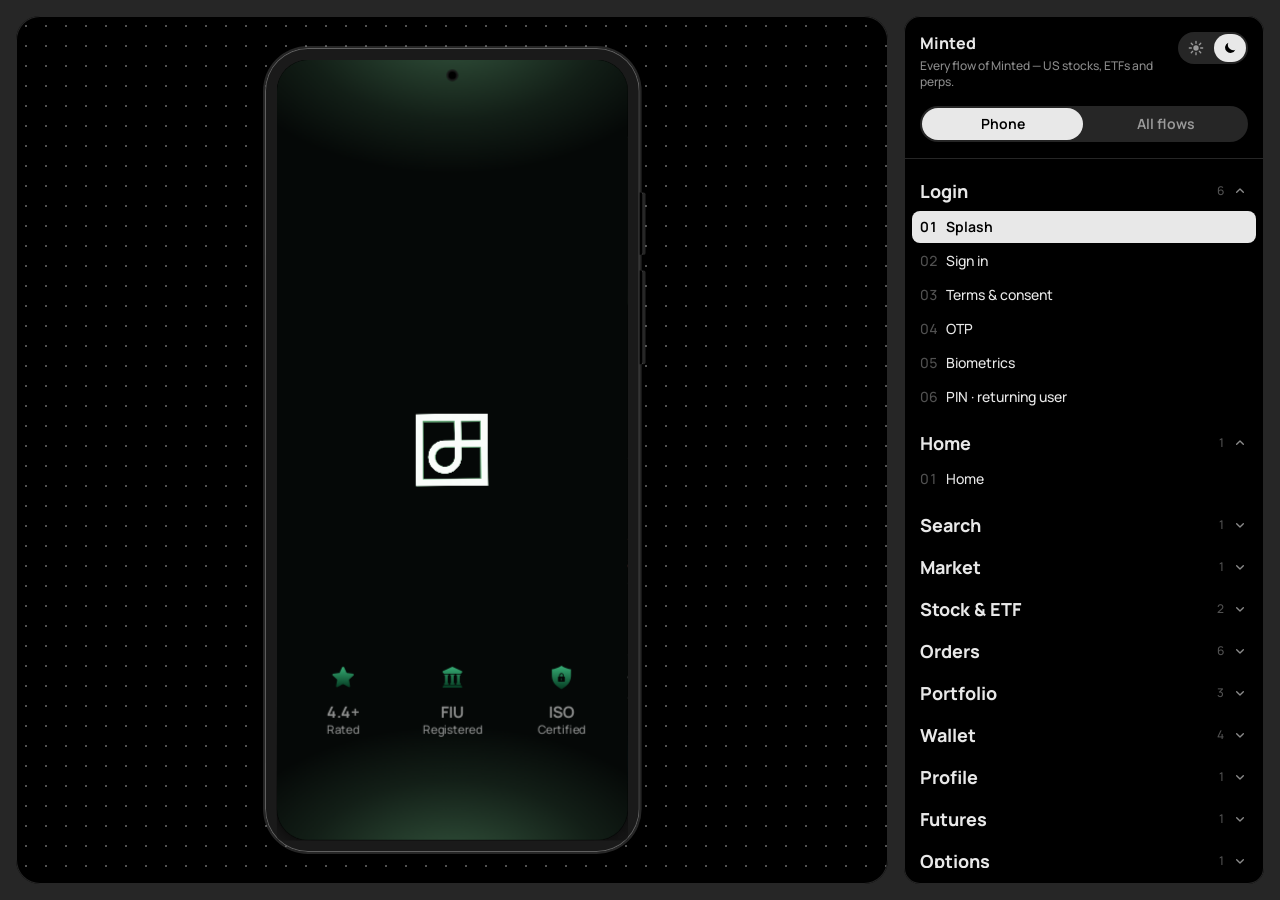
<file: index.html>
<!doctype html>
<html lang="en" data-product="kuber">
<head>
  <meta name="build-id" content="mvyy7f00">

<meta charset="utf-8">
<meta name="viewport" content="width=device-width, initial-scale=1, minimum-scale=1, viewport-fit=cover">
<title>US Market (Token Perps) prototype · flows</title>
<!--
  Kuber US-only app prototype — built from the "🇺🇸 US-only · No Crypto" Figma page.
  Structure:
    1. Design tokens (:root)            — colours + font used by every screen
    2. Shell CSS                        — device frame, screens, text/icon/image primitives
    3. Generated styles                 — box (.s*), text (.t*), image (.m*) classes from Figma
    4. Icon sprite                      — every icon is a <symbol>, used via <use href="#i…">
    5. Screens                          — one <section id="sNN"> per screen, one element per line
       • .scroll .layer  = scrolling content    • .fixed.top / .fixed.bottom = pinned header / nav
       • <button class="hs" data-to="sNN|back"> = prototype hotspot
    6. Script                           — navigation, hotspot flash, side panel
-->
<link rel="preconnect" href="https://fonts.googleapis.com">
<link rel="preconnect" href="https://fonts.gstatic.com" crossorigin>
<link href="https://fonts.googleapis.com/css2?family=Manrope:wght@400..800&display=swap" rel="stylesheet">
<link rel="stylesheet" href="./prototype/styles.css">
<link rel="stylesheet" href="./prototype/preview.css">
  <link rel="stylesheet" crossorigin href="./assets/index-lWb8NEjC.css">
</head>
<body>
<!-- ========== 4. Icon sprite ========== -->
<svg width="0" height="0" style="position:absolute" aria-hidden="true">
  <symbol id="i105yw" viewBox="0 0 16 16" preserveAspectRatio="none"><path d="M6 12L10 8L6 4" stroke="#E8E8E8" stroke-width="1.3" stroke-linecap="round" stroke-linejoin="round" style="stroke:var(--ce8e8e8)"/></symbol>
  <symbol id="i10er5" viewBox="0 0 16 18" preserveAspectRatio="none"><path d="M10 15V14.7C10 14.2 10.2 13.7 10.6 13.4L10.9 13C11.7 12.2 12.2 11.2 12.2 10C12.2 8.9 11.7 7.9 10.9 7.1C10.2 6.3 9.1 5.9 8 5.9C6.9 5.9 5.8 6.3 5.1 7.1C4.3 7.9 3.8 8.9 3.8 10C3.8 11.2 4.3 12.2 5.1 13L5.4 13.4C5.8 13.7 6 14.2 6 14.7V15H10Z" fill="#0F9958" style="fill:var(--c0f9958)"/><path d="M9.4 17H6.7C6.4 17 6.1 16.8 6.1 16.5C6.1 16.2 6.4 15.9 6.7 15.9H9.4C9.7 15.9 9.9 16.2 9.9 16.5C9.9 16.8 9.7 17 9.4 17Z" fill="#0F9958" style="fill:var(--c0f9958)"/><path d="M8 5C8.3 5 8.6 4.7 8.6 4.3V3.6C8.6 3.3 8.3 3 8 3C7.7 3 7.4 3.3 7.4 3.6V4.3C7.4 4.7 7.7 5 8 5Z M4.4 6.4C4.7 6.2 4.7 5.8 4.4 5.6L3.9 5.1C3.7 4.8 3.3 4.8 3 5.1C2.8 5.3 2.8 5.7 3 5.9L3.6 6.4C3.8 6.6 4.2 6.6 4.4 6.4Z M13 5.1C12.7 4.8 12.3 4.8 12.1 5.1L11.6 5.6C11.3 5.8 11.3 6.2 11.6 6.4C11.8 6.6 12.2 6.6 12.4 6.4L13 5.9C13.2 5.7 13.2 5.3 13 5.1Z M2.3 9.4H1.6C1.3 9.4 1 9.7 1 10C1 10.4 1.3 10.7 1.6 10.7H2.3C2.7 10.7 2.9 10.4 2.9 10C2.9 9.7 2.7 9.4 2.3 9.4Z M14.4 9.4H13.7C13.3 9.4 13.1 9.7 13.1 10C13.1 10.4 13.3 10.7 13.7 10.7H14.4C14.7 10.7 15 10.4 15 10C15 9.7 14.7 9.4 14.4 9.4Z" fill="#0F9958" style="fill:var(--c0f9958)"/></symbol>
  <symbol id="i1198f" viewBox="0 0 1 199" preserveAspectRatio="none"><path d="M0.2 0.2V198.5" stroke="#E5505F" stroke-width="0.5" style="stroke:var(--ce5505f)"/></symbol>
  <symbol id="i11ahd" viewBox="0 0 32 34" preserveAspectRatio="none"><path d="M8.2 15.9C8.2 15.9 9.7 18.4 12.9 20C16.1 21.6 17.4 19.2 17.4 19.2C17.4 19.2 13.6 18.5 11.5 15.3C11.5 15.3 10.1 13.8 8.2 15.9Z" fill="#8CC100" style="fill:var(--c8cc100)"/><path d="M6.1 21.5C6.1 21.5 8.1 23.9 10.7 24.7C14.1 25.8 15.5 24.2 15.5 24.2C15.5 24.2 12 23.5 9.7 20.6C9.7 20.6 8.1 19.4 6.1 21.5Z" fill="#8CC100" style="fill:var(--c8cc100)"/><path d="M8 26.2C9 27.3 9.9 27.9 11.5 28.5C13.3 29.3 15.4 29 16.4 28.7C15.7 28.6 12.9 28 10.8 25.6C10.8 25.6 9.2 25.2 8 26.2Z" fill="#8CC100" style="fill:var(--c8cc100)"/><path d="M8 26.2C8.4 26.1 10.2 25.8 13.5 26.3C16 26.7 17.7 27.4 18.3 27.7C18.4 27.7 18.4 27.7 18.4 27.7C18.5 27.7 18.6 27.7 18.6 27.7C19.4 27.2 20.1 26.5 20.5 26C20.5 26 20.5 26 20.5 25.9C20.5 25.9 20.5 25.9 20.4 25.9C19.6 25.4 16.7 24.1 13.5 23.7C9.9 23.3 7.7 23.6 6.7 23.8C6.7 23.8 6.7 23.9 6.6 23.9C6.6 23.9 6.6 23.9 6.6 24C6.8 24.4 7.3 25.4 8 26.2Z" fill="#A1E600" style="fill:var(--ca1e600)"/><path d="M6.1 21.5C7.1 21.3 11 20.6 14.5 21.2C17.8 21.7 20.8 23.2 21.7 23.7C21.7 23.7 21.7 23.7 21.7 23.7C21.8 23.7 21.8 23.7 21.8 23.7C22.1 22.9 22.2 21.9 22.2 21.3C22.2 21.2 22.2 21.2 22.2 21.2C22.2 21.2 22.2 21.2 22.2 21.2C21.6 20.8 18.7 19.2 14.4 18.5C10.8 18 7.2 18.7 6.5 19C6.5 19 6.5 19 6.4 19C6.4 19 6.4 19 6.4 19.1C6.2 19.7 6.1 20.7 6.1 21.5Z" fill="#A1E600" style="fill:var(--ca1e600)"/><path d="M8.2 15.9C8.2 15.9 10.4 15.3 13.8 15.8C18.5 16.4 19 14.9 19 14.9C19 14.9 16.9 13 13.4 13.4C11.2 13.5 9.4 14.6 8.2 15.9Z" fill="#A1E600" style="fill:var(--ca1e600)"/><path d="M16.6 5L16.4 5.4C15.8 6.6 15.5 7.9 15.6 9.2C15.9 11.3 17.2 13.3 19.2 14.4L19.5 14C20.3 12.5 20.5 10.8 20.1 9.2C19.6 7.5 18.4 5.9 16.6 5Z" fill="#A1E600" style="fill:var(--ca1e600)"/><path d="M25.9 12.5C25.3 13.6 24.3 14.4 23.1 14.8C21.9 15.2 20.5 15.1 19.2 14.5C19.9 13.3 20.9 12.5 22 12.2C23.3 11.8 24.7 11.8 25.9 12.5Z" fill="#A1E600" style="fill:var(--ca1e600)"/></symbol>
  <symbol id="i11b34" viewBox="0 0 20 20" preserveAspectRatio="none"><path fill-rule="evenodd" clip-rule="evenodd" d="M3.3 10C3.3 9.5 3.7 9.2 4.2 9.2H15.8C16.3 9.2 16.7 9.5 16.7 10C16.7 10.5 16.3 10.8 15.8 10.8H4.2C3.7 10.8 3.3 10.5 3.3 10Z" fill="#E8E8E8" style="fill:var(--ce8e8e8)"/><path fill-rule="evenodd" clip-rule="evenodd" d="M10.6 3.6C10.9 3.9 10.9 4.4 10.6 4.8L5.3 10L10.6 15.2C10.9 15.6 10.9 16.1 10.6 16.4C10.3 16.7 9.7 16.7 9.4 16.4L3.6 10.6C3.3 10.3 3.3 9.7 3.6 9.4L9.4 3.6C9.7 3.3 10.3 3.3 10.6 3.6Z" fill="#E8E8E8" style="fill:var(--ce8e8e8)"/></symbol>
  <symbol id="i11psw" viewBox="0 0 16 16" preserveAspectRatio="none"><path d="M1.9 11.6C1.8 11.5 1.8 11.4 1.8 11.2C1.8 11 1.8 10.9 1.9 10.8L5.4 7.3C5.6 7 5.9 6.9 6.3 6.9C6.6 6.9 6.9 7 7.2 7.3L8.9 9L12.4 5.6H11.3C11.1 5.6 10.9 5.5 10.8 5.4C10.7 5.3 10.6 5.1 10.6 5C10.6 4.8 10.7 4.6 10.8 4.5C10.9 4.4 11.1 4.3 11.3 4.3H13.9C14 4.3 14.2 4.4 14.3 4.5C14.4 4.6 14.5 4.8 14.5 5V7.6C14.5 7.7 14.4 7.9 14.3 8C14.2 8.1 14 8.2 13.9 8.2C13.7 8.2 13.6 8.1 13.4 8C13.3 7.9 13.3 7.7 13.3 7.6V6.4L9.8 9.9C9.6 10.1 9.3 10.3 8.9 10.3C8.6 10.3 8.3 10.1 8 9.9L6.3 8.2L2.8 11.6C2.7 11.8 2.6 11.8 2.4 11.8C2.2 11.8 2.1 11.8 1.9 11.6Z" fill="#E8E8E8" fill-opacity="0.6" style="fill:var(--ce8e8e8)"/></symbol>
  <symbol id="i11rwj" viewBox="0 0 3 3" preserveAspectRatio="none"><circle cx="1.5" cy="1.5" r="1.5" fill="#292C2B" style="fill:var(--c292c2b)"/></symbol>
  <symbol id="i11wj2" viewBox="0 0 9 10" preserveAspectRatio="none"><path d="M3.5 9.5C3.8 9.8 4.3 9.8 4.7 9.5L7.4 6.8C7.7 6.6 7.5 6.1 7.1 6.1H1C0.7 6.1 0.5 6.6 0.7 6.8L3.5 9.5Z" fill="#E8E8E8" style="fill:var(--ce8e8e8)"/><path d="M4.7 0.5C4.3 0.2 3.8 0.2 3.5 0.5L0.7 3.2C0.5 3.4 0.7 3.9 1 3.9L7.1 3.9C7.5 3.9 7.7 3.4 7.4 3.2L4.7 0.5Z" fill="#E8E8E8" style="fill:var(--ce8e8e8)"/></symbol>
  <symbol id="i126dr" viewBox="0 0 4 42" preserveAspectRatio="none"><rect x="0.2" y="5.1" width="3.2" height="18" fill="#0F9958" stroke="#37AD75" stroke-width="0.5" style="fill:var(--c0f9958);stroke:var(--c37ad75)"/><path d="M1.8 0.2V41.7" stroke="#37AD75" stroke-width="0.5" style="stroke:var(--c37ad75)"/></symbol>
  <symbol id="i126gj" viewBox="0 0 1 24" preserveAspectRatio="none"><line x1="0.5" y1="0.5" x2="0.5" y2="23.5" stroke="#292C2B" stroke-linecap="round" style="stroke:var(--c292c2b)"/></symbol>
  <symbol id="i12rk9" viewBox="0 0 20 20" preserveAspectRatio="none"><g clip-path="url(#i12rk9clip)"><path d="M11.9 14.4C12 14.2 12.1 14.1 12.1 13.9C12.2 13.6 12.1 13.5 11.9 13.3L9.6 10.9L9.6 10.8H9.9C10.6 10.8 11.2 10.6 11.7 10.1C12.2 9.7 12.5 9.1 12.6 8.5H13C13.1 8.5 13.2 8.5 13.3 8.4C13.4 8.3 13.5 8.2 13.5 8C13.5 7.9 13.4 7.8 13.3 7.7C13.2 7.6 13.1 7.5 13 7.5H12.6C12.6 7.3 12.5 7.1 12.4 6.9C12.3 6.8 12.2 6.6 12 6.4H13C13.1 6.4 13.2 6.3 13.3 6.3C13.4 6.2 13.5 6 13.5 5.9C13.5 5.8 13.4 5.6 13.3 5.6C13.2 5.5 13.1 5.4 13 5.4H7.1C7 5.4 6.8 5.5 6.7 5.6C6.6 5.7 6.5 5.9 6.5 6C6.5 6.2 6.6 6.3 6.7 6.4C6.8 6.5 7 6.6 7.1 6.6H9.8C10.2 6.6 10.4 6.7 10.7 6.9C10.9 7.1 11.1 7.3 11.1 7.5H7C6.9 7.5 6.8 7.6 6.7 7.7C6.6 7.8 6.5 7.9 6.5 8C6.5 8.2 6.6 8.3 6.7 8.4C6.8 8.5 6.9 8.5 7 8.5H11.2C11.1 8.8 10.9 9 10.7 9.2C10.5 9.4 10.1 9.5 9.7 9.5H8.3C8.1 9.5 8 9.6 7.8 9.7C7.7 9.8 7.6 9.9 7.5 10C7.5 10.2 7.5 10.3 7.5 10.5C7.5 10.6 7.6 10.8 7.7 10.9L10.8 14.4C11 14.5 11.1 14.6 11.4 14.6C11.6 14.6 11.7 14.5 11.9 14.4ZM10 18.3C8.8 18.3 7.8 18.1 6.7 17.7C5.7 17.2 4.9 16.6 4.1 15.9C3.4 15.1 2.8 14.3 2.3 13.3C1.9 12.2 1.7 11.2 1.7 10C1.7 8.8 1.9 7.8 2.3 6.8C2.8 5.7 3.4 4.9 4.1 4.1C4.9 3.4 5.7 2.8 6.7 2.3C7.8 1.9 8.8 1.7 10 1.7C11.2 1.7 12.2 1.9 13.2 2.3C14.3 2.8 15.1 3.4 15.9 4.1C16.6 4.9 17.2 5.7 17.7 6.8C18.1 7.8 18.3 8.8 18.3 10C18.3 11.2 18.1 12.2 17.7 13.3C17.2 14.3 16.6 15.1 15.9 15.9C15.1 16.6 14.3 17.2 13.2 17.7C12.2 18.1 11.2 18.3 10 18.3ZM10 16.7C11.9 16.7 13.4 16 14.7 14.7C16 13.4 16.7 11.9 16.7 10C16.7 8.1 16 6.6 14.7 5.3C13.4 4 11.9 3.3 10 3.3C8.1 3.3 6.6 4 5.3 5.3C4 6.6 3.3 8.1 3.3 10C3.3 11.9 4 13.4 5.3 14.7C6.6 16 8.1 16.7 10 16.7Z" fill="#E8E8E8" style="fill:var(--ce8e8e8)"/></g><defs><clipPath id="i12rk9clip"><rect width="20" height="20" fill="white" style="fill:var(--cffffff)"/></clipPath></defs></symbol>
  <symbol id="i12vhd" viewBox="0 0 39 39" preserveAspectRatio="none"><path fill-rule="evenodd" clip-rule="evenodd" d="M19.2 38.4C8.6 38.4 0 29.8 0 19.2C0 8.6 8.6 0 19.2 0C29.8 0 38.4 8.6 38.4 19.2C38.4 29.8 29.8 38.4 19.2 38.4ZM17.5 25.7C17.6 26.6 18.3 27.2 19.2 27.2C20.1 27.2 20.9 26.5 20.9 25.5C20.9 24.6 20.1 23.8 19.2 23.8C18.3 23.8 17.6 24.5 17.5 25.4L17.5 25.5L17.5 25.7ZM17.9 20V12.5C17.9 11.8 18.5 11.2 19.2 11.2C19.9 11.2 20.5 11.8 20.5 12.5V20C20.5 20.7 19.9 21.3 19.2 21.3C18.5 21.3 17.9 20.7 17.9 20Z" fill="url(#i12vhdpaint_linear)"/><defs><linearGradient id="i12vhdpaint_linear" x1="-17.8" y1="-29.9" x2="38.4" y2="38.4" gradientUnits="userSpaceOnUse"><stop stop-color="#E8E8E8" style="stop-color:var(--ce8e8e8)"/><stop offset="1" stop-color="#E5505F" style="stop-color:var(--ce5505f)"/></linearGradient></defs></symbol>
  <symbol id="i130az" viewBox="0 0 24 24" preserveAspectRatio="none"><path d="M18.6 19.4H14.6V15.1C14.6 14.9 14.5 14.8 14.3 14.8H9.7C9.5 14.8 9.4 14.9 9.4 15.1V19.4H5.4V11.8L12 4.6L18.6 11.7L18.6 19.4Z" fill="#E8E8E8" style="fill:var(--ce8e8e8)"/></symbol>
  <symbol id="i13bda" viewBox="0 0 328 1" preserveAspectRatio="none"><line x1="328" y1="0.5" x2="-2.2e-08" y2="0.5" stroke="#1C1F1E" style="stroke:var(--c1c1f1e)"/></symbol>
  <symbol id="i13umt" viewBox="0 0 16 16" preserveAspectRatio="none"><path d="M8.4 11C8.5 10.9 8.5 10.8 8.5 10.7V7.8C8.5 7.7 8.5 7.6 8.4 7.5C8.3 7.4 8.1 7.3 8 7.3C7.9 7.3 7.7 7.4 7.6 7.5C7.5 7.6 7.5 7.7 7.5 7.8V10.7C7.5 10.8 7.5 10.9 7.6 11C7.7 11.1 7.9 11.2 8 11.2C8.1 11.2 8.3 11.1 8.4 11ZM8.4 6C8.5 5.9 8.5 5.8 8.5 5.7C8.5 5.5 8.5 5.4 8.4 5.3C8.3 5.2 8.2 5.1 8 5.1C7.8 5.1 7.7 5.2 7.6 5.3C7.5 5.4 7.5 5.5 7.5 5.7C7.5 5.8 7.5 5.9 7.6 6C7.7 6.1 7.8 6.2 8 6.2C8.1 6.2 8.3 6.1 8.4 6ZM8 14.3C7.1 14.3 6.3 14.2 5.5 13.8C4.8 13.5 4.1 13 3.5 12.5C2.9 11.9 2.5 11.2 2.2 10.5C1.8 9.7 1.7 8.9 1.7 8C1.7 7.1 1.8 6.3 2.2 5.5C2.5 4.8 2.9 4.1 3.5 3.5C4.1 2.9 4.8 2.5 5.5 2.2C6.3 1.8 7.1 1.7 8 1.7C8.9 1.7 9.7 1.8 10.5 2.2C11.2 2.5 11.9 2.9 12.5 3.5C13 4.1 13.5 4.8 13.8 5.5C14.2 6.3 14.3 7.1 14.3 8C14.3 8.9 14.2 9.7 13.8 10.5C13.5 11.2 13.1 11.9 12.5 12.5C11.9 13 11.2 13.5 10.5 13.8C9.7 14.2 8.9 14.3 8 14.3ZM8 13.3C9.5 13.3 10.7 12.8 11.8 11.8C12.8 10.7 13.3 9.5 13.3 8C13.3 6.5 12.8 5.2 11.8 4.2C10.7 3.2 9.5 2.7 8 2.7C6.5 2.7 5.2 3.2 4.2 4.2C3.2 5.2 2.7 6.5 2.7 8C2.7 9.5 3.2 10.7 4.2 11.8C5.2 12.8 6.5 13.3 8 13.3Z" fill="#E8E8E8" fill-opacity="0.3" style="fill:var(--ce8e8e8)"/></symbol>
  <symbol id="i13w13" viewBox="0 0 28 28" preserveAspectRatio="none"><rect width="28" height="28" rx="14" fill="#1C1F1E" style="fill:var(--c1c1f1e)"/><path d="M17.6 10.2H10.4C10 10.2 9.5 10.4 9.2 10.7C8.9 11.1 8.7 11.5 8.7 12V16C8.7 16.5 8.9 16.9 9.2 17.3C9.5 17.6 10 17.8 10.4 17.8H17.6C18 17.8 18.5 17.6 18.8 17.3C19.1 16.9 19.3 16.5 19.3 16V12C19.3 11.5 19.1 11.1 18.8 10.7C18.5 10.4 18 10.2 17.6 10.2ZM16 14L13 15.9C13 16 12.9 16 12.9 16C12.9 16 12.8 16 12.8 15.9C12.7 15.9 12.7 15.9 12.7 15.9C12.7 15.8 12.7 15.8 12.7 15.8V11.9C12.7 11.9 12.7 11.8 12.7 11.8C12.7 11.8 12.7 11.7 12.8 11.7C12.8 11.7 12.9 11.7 12.9 11.7C12.9 11.7 13 11.7 13 11.7L16 13.6C16 13.7 16.1 13.7 16.1 13.7C16.1 13.7 16.1 13.8 16.1 13.8C16.1 13.9 16.1 13.9 16.1 13.9C16.1 14 16 14 16 14V14Z" fill="#E8E8E8" style="fill:var(--ce8e8e8)"/></symbol>
  <symbol id="i13zxl" viewBox="0 0 302 1" preserveAspectRatio="none"><line x1="302" y1="0.5" x2="0" y2="0.5" stroke="#1C1F1E" style="stroke:var(--c1c1f1e)"/></symbol>
  <symbol id="i145db" viewBox="0 0 4 27" preserveAspectRatio="none"><rect x="0.2" y="5.1" width="3.2" height="9.5" fill="#0F9958" stroke="#37AD75" stroke-width="0.5" style="fill:var(--c0f9958);stroke:var(--c37ad75)"/><path d="M1.8 0.2V26.4" stroke="#37AD75" stroke-width="0.5" style="stroke:var(--c37ad75)"/></symbol>
  <symbol id="i14al9" viewBox="0 0 2 57" preserveAspectRatio="none"><line x1="1" y1="0" x2="1" y2="56" stroke="#063D23" stroke-width="2" style="stroke:var(--c063d23)"/></symbol>
  <symbol id="i14dfx" viewBox="0 0 12 12" preserveAspectRatio="none"><path d="M3.3 6.7H8.7C9.2 6.7 9.4 7.3 9.1 7.7L6.4 10.3C6.2 10.6 5.8 10.6 5.6 10.3L2.9 7.7C2.6 7.3 2.8 6.7 3.3 6.7ZM9.1 4.3L6.4 1.7C6.2 1.4 5.8 1.4 5.6 1.7L2.9 4.3C2.6 4.7 2.8 5.3 3.3 5.3H8.7C9.2 5.3 9.4 4.7 9.1 4.3Z" fill="#161616" fill-opacity="0.6" style="fill:var(--c161616)"/></symbol>
  <symbol id="i14gw3" viewBox="0 0 24 24" preserveAspectRatio="none"><path d="M18.6 19.4H14.6V15.1C14.6 14.9 14.5 14.8 14.3 14.8H9.7C9.5 14.8 9.4 14.9 9.4 15.1V19.4H5.4V11.8L12 4.6L18.6 11.7L18.6 19.4Z" fill="#E8E8E8" fill-opacity="0.6" style="fill:var(--ce8e8e8)"/></symbol>
  <symbol id="i14ov2" viewBox="0 0 8 5" preserveAspectRatio="none"><path d="M4.3 0.3L6.9 2.9C7.5 3.5 7.1 4.6 6.2 4.6L1 4.6C0.1 4.6 -0.3 3.5 0.3 2.9L2.9 0.3C3.3 -0.1 3.9 -0.1 4.3 0.3Z" fill="#37AD75" style="fill:var(--c37ad75)"/></symbol>
  <symbol id="i150f2" viewBox="0 0 24 24" preserveAspectRatio="none"><path d="M7.7 3.9C7.9 3.6 8.3 3.6 8.6 3.8L12 6.7L15.4 3.8C15.7 3.6 16.1 3.6 16.4 3.9C16.6 4.1 16.5 4.6 16.3 4.8L13.8 6.9H18.4C19.5 6.9 20.4 7.7 20.4 8.8V11.4C20.4 12.2 19.8 12.9 19.1 13.2V18.4C19.1 18.9 18.9 19.4 18.5 19.8C18.1 20.2 17.7 20.4 17.1 20.4H6.9C6.3 20.4 5.9 20.2 5.5 19.8C5.1 19.4 4.9 18.9 4.9 18.4V13.2C4.2 12.9 3.6 12.2 3.6 11.4V8.8C3.6 7.7 4.5 6.9 5.6 6.9H10.2L7.7 4.8C7.5 4.6 7.4 4.1 7.7 3.9ZM6.2 18.4C6.2 18.6 6.3 18.8 6.4 18.9C6.5 19 6.7 19.1 6.9 19.1H11.4V13.3H6.2V18.4ZM12.6 19.1H17.1C17.3 19.1 17.5 19 17.6 18.9C17.7 18.8 17.8 18.6 17.8 18.4V13.3H12.6V19.1ZM5.6 8.1C5.2 8.1 4.9 8.4 4.9 8.8V11.4C4.9 11.7 5.2 12 5.6 12H11.4V8.1H5.6ZM12.6 12H18.4C18.8 12 19.1 11.7 19.1 11.4V8.8C19.1 8.4 18.8 8.1 18.4 8.1H12.6V12Z" fill="#E8E8E8" style="fill:var(--ce8e8e8)"/></symbol>
  <symbol id="i1510r" viewBox="0 0 16 16" preserveAspectRatio="none"><path d="M8.4 11C8.5 10.9 8.5 10.8 8.5 10.7V7.8C8.5 7.7 8.5 7.6 8.4 7.5C8.3 7.4 8.1 7.3 8 7.3C7.9 7.3 7.7 7.4 7.6 7.5C7.5 7.6 7.5 7.7 7.5 7.8V10.7C7.5 10.8 7.5 10.9 7.6 11C7.7 11.1 7.9 11.2 8 11.2C8.1 11.2 8.3 11.1 8.4 11ZM8.4 6C8.5 5.9 8.5 5.8 8.5 5.7C8.5 5.5 8.5 5.4 8.4 5.3C8.3 5.2 8.2 5.1 8 5.1C7.8 5.1 7.7 5.2 7.6 5.3C7.5 5.4 7.5 5.5 7.5 5.7C7.5 5.8 7.5 5.9 7.6 6C7.7 6.1 7.8 6.2 8 6.2C8.1 6.2 8.3 6.1 8.4 6ZM8 14.3C7.1 14.3 6.3 14.2 5.5 13.8C4.8 13.5 4.1 13 3.5 12.5C2.9 11.9 2.5 11.2 2.2 10.5C1.8 9.7 1.7 8.9 1.7 8C1.7 7.1 1.8 6.3 2.2 5.5C2.5 4.8 2.9 4.1 3.5 3.5C4.1 2.9 4.8 2.5 5.5 2.2C6.3 1.8 7.1 1.7 8 1.7C8.9 1.7 9.7 1.8 10.5 2.2C11.2 2.5 11.9 2.9 12.5 3.5C13 4.1 13.5 4.8 13.8 5.5C14.2 6.3 14.3 7.1 14.3 8C14.3 8.9 14.2 9.7 13.8 10.5C13.5 11.2 13.1 11.9 12.5 12.5C11.9 13 11.2 13.5 10.5 13.8C9.7 14.2 8.9 14.3 8 14.3ZM8 13.3C9.5 13.3 10.7 12.8 11.8 11.8C12.8 10.7 13.3 9.5 13.3 8C13.3 6.5 12.8 5.2 11.8 4.2C10.7 3.2 9.5 2.7 8 2.7C6.5 2.7 5.2 3.2 4.2 4.2C3.2 5.2 2.7 6.5 2.7 8C2.7 9.5 3.2 10.7 4.2 11.8C5.2 12.8 6.5 13.3 8 13.3Z" fill="#E8E8E8" fill-opacity="0.3" style="fill:var(--ce8e8e8)"/></symbol>
  <symbol id="i15qhm" viewBox="0 0 4 27" preserveAspectRatio="none"><rect x="0.2" y="5.1" width="3.2" height="4.1" fill="#0F9958" stroke="#37AD75" stroke-width="0.5" style="fill:var(--c0f9958);stroke:var(--c37ad75)"/><path d="M1.8 0.2V26.4" stroke="#37AD75" stroke-width="0.5" style="stroke:var(--c37ad75)"/></symbol>
  <symbol id="i16biw" viewBox="0 0 233 1" preserveAspectRatio="none"><line y1="0.3" x2="232.8" y2="0.3" stroke="url(#i16biwpaint_linear)" stroke-width="0.5"/><defs><linearGradient id="i16biwpaint_linear" x1="0" y1="1" x2="232.8" y2="1" gradientUnits="userSpaceOnUse"><stop stop-color="#E8E8E8" stop-opacity="0" style="stop-color:var(--ce8e8e8)"/><stop offset="0.5" stop-color="#E8E8E8" style="stop-color:var(--ce8e8e8)"/><stop offset="1" stop-color="#E8E8E8" stop-opacity="0" style="stop-color:var(--ce8e8e8)"/></linearGradient></defs></symbol>
  <symbol id="i16j08" viewBox="0 0 20 20" preserveAspectRatio="none"><path d="M8.1 2.5C11.2 2.5 13.6 5 13.6 8.1C13.6 9.5 13.1 10.7 12.3 11.7L12.5 11.9H13.2L16.9 15.6C17.2 16 17.2 16.5 16.9 16.8L16.8 16.9C16.5 17.2 16 17.2 15.6 16.9L11.9 13.2V12.5L11.7 12.3C10.7 13.1 9.5 13.6 8.1 13.6C5 13.6 2.5 11.2 2.5 8.1C2.5 5 5 2.5 8.1 2.5ZM8.1 4.2C5.9 4.2 4.2 5.9 4.2 8.1C4.2 10.2 5.9 11.9 8.1 11.9C10.2 11.9 11.9 10.2 11.9 8.1C11.9 5.9 10.2 4.2 8.1 4.2Z" fill="#E8E8E8" style="fill:var(--ce8e8e8)"/></symbol>
  <symbol id="i16x6o" viewBox="0 0 16 16" preserveAspectRatio="none"><path d="M6 4C6 4.4 6.3 4.7 6.7 4.7H10.4L3.1 11.9C2.9 12.2 2.9 12.6 3.1 12.9C3.4 13.1 3.8 13.1 4.1 12.9L11.3 5.6V9.3C11.3 9.7 11.6 10 12 10C12.4 10 12.7 9.7 12.7 9.3V4C12.7 3.6 12.4 3.3 12 3.3H6.7C6.3 3.3 6 3.6 6 4Z" fill="#161616" style="fill:var(--c161616)"/></symbol>
  <symbol id="i17iy1" viewBox="0 0 32 34" preserveAspectRatio="none"><path d="M8.2 15.9C8.2 15.9 9.7 18.4 12.9 20C16.1 21.6 17.4 19.2 17.4 19.2C17.4 19.2 13.6 18.5 11.5 15.3C11.5 15.3 10.1 13.8 8.2 15.9Z" fill="#8CC100" style="fill:var(--c8cc100)"/><path d="M6.1 21.5C6.1 21.5 8.1 23.9 10.7 24.7C14.1 25.8 15.5 24.2 15.5 24.2C15.5 24.2 12 23.5 9.7 20.6C9.7 20.6 8.1 19.4 6.1 21.5Z" fill="#8CC100" style="fill:var(--c8cc100)"/><path d="M8 26.2C9 27.3 9.9 27.9 11.5 28.5C13.3 29.3 15.4 29 16.4 28.7C15.7 28.6 12.9 28 10.8 25.6C10.8 25.6 9.2 25.2 8 26.2Z" fill="#8CC100" style="fill:var(--c8cc100)"/><path d="M8 26.2C8.4 26.1 10.2 25.8 13.5 26.3C16 26.7 17.7 27.4 18.3 27.7C18.4 27.7 18.4 27.7 18.4 27.7C18.5 27.7 18.6 27.7 18.6 27.7C19.4 27.2 20.1 26.5 20.5 26C20.5 26 20.5 26 20.5 25.9C20.5 25.9 20.5 25.9 20.4 25.9C19.6 25.4 16.7 24.1 13.5 23.7C9.9 23.3 7.7 23.6 6.7 23.8C6.7 23.8 6.7 23.9 6.6 23.9C6.6 23.9 6.6 23.9 6.6 24C6.8 24.4 7.3 25.4 8 26.2Z" fill="#A1E600" style="fill:var(--ca1e600)"/><path d="M6.1 21.5C7.1 21.3 11 20.6 14.5 21.2C17.8 21.7 20.8 23.2 21.7 23.7C21.7 23.7 21.7 23.7 21.7 23.7C21.8 23.7 21.8 23.7 21.8 23.7C22.1 22.9 22.2 21.9 22.2 21.3C22.2 21.2 22.2 21.2 22.2 21.2C22.2 21.2 22.2 21.2 22.2 21.2C21.6 20.8 18.7 19.2 14.4 18.5C10.8 18 7.2 18.7 6.5 19C6.5 19 6.5 19 6.4 19C6.4 19 6.4 19 6.4 19.1C6.2 19.7 6.1 20.7 6.1 21.5Z" fill="#A1E600" style="fill:var(--ca1e600)"/><path d="M8.2 15.9C8.2 15.9 10.4 15.3 13.8 15.8C18.5 16.4 19 14.9 19 14.9C19 14.9 16.9 13 13.4 13.4C11.2 13.5 9.4 14.6 8.2 15.9Z" fill="#A1E600" style="fill:var(--ca1e600)"/><path d="M16.6 5L16.4 5.4C15.8 6.6 15.5 7.9 15.6 9.2C15.9 11.3 17.2 13.3 19.2 14.4L19.5 14C20.3 12.5 20.5 10.8 20.1 9.2C19.6 7.5 18.4 5.9 16.6 5Z" fill="#A1E600" style="fill:var(--ca1e600)"/><path d="M25.9 12.5C25.3 13.6 24.3 14.4 23.1 14.8C21.9 15.2 20.5 15.1 19.2 14.5C19.9 13.3 20.9 12.5 22 12.2C23.3 11.8 24.7 11.8 25.9 12.5Z" fill="#A1E600" style="fill:var(--ca1e600)"/></symbol>
  <symbol id="i17jkf" viewBox="0 0 18 12" preserveAspectRatio="none"><path d="M0 5H14.2L10.6 1.4L12 0L18 6L12 12L10.6 10.6L14.2 7H0V5Z" fill="#101110" style="fill:var(--c101110)"/></symbol>
  <symbol id="i189ph" viewBox="0 0 20 6" preserveAspectRatio="none"><path d="M1 1V4.5H18.5V1" stroke="#C4C5C7" stroke-width="2" stroke-linecap="square" style="stroke:var(--cc4c5c7)"/></symbol>
  <symbol id="i18vuj" viewBox="0 0 16 16" preserveAspectRatio="none"><path d="M8.4 11C8.5 10.9 8.5 10.8 8.5 10.7V7.8C8.5 7.7 8.5 7.6 8.4 7.5C8.3 7.4 8.1 7.3 8 7.3C7.9 7.3 7.7 7.4 7.6 7.5C7.5 7.6 7.5 7.7 7.5 7.8V10.7C7.5 10.8 7.5 10.9 7.6 11C7.7 11.1 7.9 11.2 8 11.2C8.1 11.2 8.3 11.1 8.4 11ZM8.4 6C8.5 5.9 8.5 5.8 8.5 5.7C8.5 5.5 8.5 5.4 8.4 5.3C8.3 5.2 8.2 5.1 8 5.1C7.8 5.1 7.7 5.2 7.6 5.3C7.5 5.4 7.5 5.5 7.5 5.7C7.5 5.8 7.5 5.9 7.6 6C7.7 6.1 7.8 6.2 8 6.2C8.2 6.2 8.3 6.1 8.4 6ZM8 14.3C7.1 14.3 6.3 14.2 5.5 13.8C4.8 13.5 4.1 13 3.5 12.5C2.9 11.9 2.5 11.2 2.2 10.5C1.8 9.7 1.7 8.9 1.7 8C1.7 7.1 1.8 6.3 2.2 5.5C2.5 4.8 2.9 4.1 3.5 3.5C4.1 2.9 4.8 2.5 5.5 2.2C6.3 1.8 7.1 1.7 8 1.7C8.9 1.7 9.7 1.8 10.5 2.2C11.2 2.5 11.9 2.9 12.5 3.5C13.1 4.1 13.5 4.8 13.8 5.5C14.2 6.3 14.3 7.1 14.3 8C14.3 8.9 14.2 9.7 13.8 10.5C13.5 11.2 13.1 11.9 12.5 12.5C11.9 13 11.2 13.5 10.5 13.8C9.7 14.2 8.9 14.3 8 14.3ZM8 13.3C9.5 13.3 10.7 12.8 11.8 11.8C12.8 10.7 13.3 9.5 13.3 8C13.3 6.5 12.8 5.2 11.8 4.2C10.7 3.2 9.5 2.7 8 2.7C6.5 2.7 5.2 3.2 4.2 4.2C3.2 5.2 2.7 6.5 2.7 8C2.7 9.5 3.2 10.7 4.2 11.8C5.2 12.8 6.5 13.3 8 13.3Z" fill="#E8E8E8" fill-opacity="0.3" style="fill:var(--ce8e8e8)"/></symbol>
  <symbol id="i19brr" viewBox="0 0 32 32" preserveAspectRatio="none"><rect width="32" height="32" rx="16" fill="#1C1F1E" style="fill:var(--c1c1f1e)"/><path d="M14.1 8.5C17.2 8.5 19.6 11 19.6 14.1C19.6 15.5 19.1 16.7 18.3 17.7L18.5 17.9H19.2L22.9 21.6C23.2 22 23.2 22.5 22.9 22.8L22.8 22.9C22.5 23.2 22 23.2 21.6 22.9L17.9 19.2V18.5L17.7 18.3C16.7 19.1 15.5 19.6 14.1 19.6C11 19.6 8.5 17.2 8.5 14.1C8.5 11 11 8.5 14.1 8.5ZM14.1 10.2C11.9 10.2 10.2 11.9 10.2 14.1C10.2 16.2 11.9 17.9 14.1 17.9C16.2 17.9 17.9 16.2 17.9 14.1C17.9 11.9 16.2 10.2 14.1 10.2Z" fill="#E8E8E8" style="fill:var(--ce8e8e8)"/></symbol>
  <symbol id="i19d8h" viewBox="0 0 16 16" preserveAspectRatio="none"><path d="M1.9 11.6C1.8 11.5 1.8 11.4 1.8 11.2C1.8 11 1.8 10.9 1.9 10.8L5.4 7.3C5.6 7 5.9 6.9 6.3 6.9C6.6 6.9 6.9 7 7.2 7.3L8.9 9L12.4 5.6H11.3C11.1 5.6 10.9 5.5 10.8 5.4C10.7 5.3 10.6 5.1 10.6 5C10.6 4.8 10.7 4.6 10.8 4.5C10.9 4.4 11.1 4.3 11.3 4.3H13.9C14 4.3 14.2 4.4 14.3 4.5C14.4 4.6 14.5 4.8 14.5 5V7.6C14.5 7.7 14.4 7.9 14.3 8C14.2 8.1 14 8.2 13.9 8.2C13.7 8.2 13.6 8.1 13.4 8C13.3 7.9 13.3 7.7 13.3 7.6V6.4L9.8 9.9C9.6 10.1 9.3 10.3 8.9 10.3C8.6 10.3 8.3 10.1 8 9.9L6.3 8.2L2.8 11.6C2.7 11.8 2.6 11.8 2.4 11.8C2.2 11.8 2.1 11.8 1.9 11.6Z" fill="#E8E8E8" fill-opacity="0.6" style="fill:var(--ce8e8e8)"/></symbol>
  <symbol id="i19jgg" viewBox="0 0 32 32" preserveAspectRatio="none"><rect width="32" height="32" rx="16" fill="#1C1F1E" style="fill:var(--c1c1f1e)"/><path d="M21.5 22.8H10.5C10.1 22.8 9.7 22.7 9.4 22.3C9.1 22 8.9 21.6 8.9 21.2V13.7C8.9 13.2 9.1 12.8 9.4 12.5C9.7 12.2 10.1 12 10.5 12H21.5C21.9 12 22.3 12.2 22.6 12.5C22.9 12.8 23.1 13.2 23.1 13.7V21.2C23.1 21.6 22.9 22 22.6 22.3C22.3 22.7 21.9 22.8 21.5 22.8Z" stroke="#E8E8E8" stroke-width="1.3" style="stroke:var(--ce8e8e8)"/><path d="M20.2 17.8C20.1 17.8 20 17.8 19.9 17.7C19.8 17.6 19.8 17.5 19.8 17.4C19.8 17.3 19.8 17.2 19.9 17.1C20 17 20.1 17 20.2 17C20.3 17 20.4 17 20.5 17.1C20.5 17.2 20.6 17.3 20.6 17.4C20.6 17.5 20.5 17.6 20.5 17.7C20.4 17.8 20.3 17.8 20.2 17.8Z" fill="#E8E8E8" stroke="#E8E8E8" stroke-width="1.3" stroke-linecap="round" stroke-linejoin="round" style="fill:var(--ce8e8e8);stroke:var(--ce8e8e8)"/><path d="M21.4 12V10.8C21.4 10.6 21.4 10.3 21.2 10.1C21.1 9.9 21 9.7 20.8 9.5C20.6 9.4 20.3 9.2 20.1 9.2C19.8 9.1 19.6 9.2 19.3 9.2L10.2 11.7C9.8 11.8 9.5 12 9.3 12.3C9 12.6 8.9 12.9 8.9 13.3V13.7" stroke="#E8E8E8" stroke-width="1.3" style="stroke:var(--ce8e8e8)"/></symbol>
  <symbol id="i1a20t" viewBox="0 0 4 27" preserveAspectRatio="none"><rect x="0.2" y="5.1" width="3.2" height="9.5" fill="#0F9958" stroke="#37AD75" stroke-width="0.5" style="fill:var(--c0f9958);stroke:var(--c37ad75)"/><path d="M1.8 0.2V26.4" stroke="#37AD75" stroke-width="0.5" style="stroke:var(--c37ad75)"/></symbol>
  <symbol id="i1ar6g" viewBox="0 0 296 1" preserveAspectRatio="none"><line y1="0.5" x2="296" y2="0.5" stroke="#1C1F1E" style="stroke:var(--c1c1f1e)"/></symbol>
  <symbol id="i1b6jk" viewBox="0 0 360 193" preserveAspectRatio="none"><g filter="url(#i1b6jkfilter_f)"><path d="M118.5 121.1C44 96.3 -19.5 96.5 -57.5 105.8L-76.5 294.3H437C431 237.1 421.3 172.6 388.5 143C355.7 113.4 249.8 83.9 215 128.1C187.1 147.9 163.4 136 118.5 121.1Z" fill="black" style="fill:var(--c000000)"/></g><defs><filter id="i1b6jkfilter_f" x="-176.5" y="0" width="713.5" height="394.3" filterUnits="userSpaceOnUse" color-interpolation-filters="sRGB"><feFlood flood-opacity="0" result="BackgroundImageFix"/><feBlend mode="normal" in="SourceGraphic" in2="BackgroundImageFix" result="shape"/><feGaussianBlur stdDeviation="50" result="effect1_foregroundBlur"/></filter></defs></symbol>
  <symbol id="i1beb1" viewBox="0 0 16 16" preserveAspectRatio="none"><path d="M12 5.6C12.3 5.3 12.8 5.3 13.1 5.6C13.5 5.9 13.5 6.4 13.1 6.7L7.9 11.9L11.2 11.9C11.6 11.9 12 12.3 12 12.7C12 13.1 11.6 13.5 11.2 13.5H6.2C5.4 13.5 5 12.6 5.6 12L12 5.6ZM9.8 2.5C10.6 2.5 11 3.4 10.4 4L4 10.4C3.7 10.7 3.2 10.7 2.9 10.4C2.6 10.1 2.6 9.6 2.9 9.3L8.1 4.1H4.8C4.4 4.1 4 3.7 4 3.3C4 2.9 4.4 2.5 4.8 2.5L9.8 2.5Z" fill="#E8E8E8" fill-opacity="0.6" style="fill:var(--ce8e8e8)"/></symbol>
  <symbol id="i1buhb" viewBox="0 0 360 209" preserveAspectRatio="none"><g filter="url(#i1buhbfilter_f)"><path d="M118.5 121.1C44 96.3 -19.5 96.5 -57.5 105.8L-76.5 294.3H437C431 237.1 421.3 172.6 388.5 143C355.7 113.4 249.8 83.9 215 128.1C187.1 147.9 163.4 136 118.5 121.1Z" fill="black" style="fill:var(--c000000)"/></g><defs><filter id="i1buhbfilter_f" x="-176.5" y="0" width="713.5" height="394.3" filterUnits="userSpaceOnUse" color-interpolation-filters="sRGB"><feFlood flood-opacity="0" result="BackgroundImageFix"/><feBlend mode="normal" in="SourceGraphic" in2="BackgroundImageFix" result="shape"/><feGaussianBlur stdDeviation="50" result="effect1_foregroundBlur"/></filter></defs></symbol>
  <symbol id="i1bw6v" viewBox="0 0 360 209" preserveAspectRatio="none"><g filter="url(#i1bw6vfilter_f)"><path d="M118.5 121.1C44 96.3 -19.5 96.5 -57.5 105.8L-76.5 294.3H437C431 237.1 421.3 172.6 388.5 143C355.7 113.4 249.8 83.9 215 128.1C187.1 147.9 163.4 136 118.5 121.1Z" fill="black" style="fill:var(--c000000)"/></g><defs><filter id="i1bw6vfilter_f" x="-176.5" y="0" width="713.5" height="394.3" filterUnits="userSpaceOnUse" color-interpolation-filters="sRGB"><feFlood flood-opacity="0" result="BackgroundImageFix"/><feBlend mode="normal" in="SourceGraphic" in2="BackgroundImageFix" result="shape"/><feGaussianBlur stdDeviation="50" result="effect1_foregroundBlur"/></filter></defs></symbol>
  <symbol id="i1cw9d" viewBox="0 0 32 32" preserveAspectRatio="none"><rect width="32" height="32" rx="16" fill="#101110" style="fill:var(--c101110)"/><path d="M14.1 8.5C17.2 8.5 19.6 11 19.6 14.1C19.6 15.5 19.1 16.7 18.3 17.7L18.5 17.9H19.2L22.9 21.6C23.2 22 23.2 22.5 22.9 22.8L22.8 22.9C22.5 23.2 22 23.2 21.6 22.9L17.9 19.2V18.5L17.7 18.3C16.7 19.1 15.5 19.6 14.1 19.6C11 19.6 8.5 17.2 8.5 14.1C8.5 11 11 8.5 14.1 8.5ZM14.1 10.2C11.9 10.2 10.2 11.9 10.2 14.1C10.2 16.2 11.9 17.9 14.1 17.9C16.2 17.9 17.9 16.2 17.9 14.1C17.9 11.9 16.2 10.2 14.1 10.2Z" fill="#E8E8E8" style="fill:var(--ce8e8e8)"/></symbol>
  <symbol id="i1d10z" viewBox="0 0 24 24" preserveAspectRatio="none"><path d="M0 12C0 5.4 5.4 0 12 0C18.6 0 24 5.4 24 12C24 18.6 18.6 24 12 24C5.4 24 0 18.6 0 12Z" fill="#1C1F1E" style="fill:var(--c1c1f1e)"/><path fill-rule="evenodd" clip-rule="evenodd" d="M6 9.4C6 9 6.3 8.7 6.7 8.7H17.3C17.7 8.7 18 9 18 9.4C18 9.8 17.7 10.1 17.3 10.1H6.7C6.3 10.1 6 9.8 6 9.4ZM8 12.7C8 12.4 8.3 12.1 8.7 12.1H15.3C15.7 12.1 16 12.4 16 12.7C16 13.1 15.7 13.4 15.3 13.4H8.7C8.3 13.4 8 13.1 8 12.7ZM10 16.1C10 15.7 10.3 15.4 10.7 15.4H13.3C13.7 15.4 14 15.7 14 16.1C14 16.4 13.7 16.7 13.3 16.7H10.7C10.3 16.7 10 16.4 10 16.1Z" fill="#E8E8E8" style="fill:var(--ce8e8e8)"/></symbol>
  <symbol id="i1dujb" viewBox="0 0 16 16" preserveAspectRatio="none"><path fill-rule="evenodd" clip-rule="evenodd" d="M0 8C0 5.9 0.8 3.8 2.3 2.3C3.8 0.8 5.9 0 8 0C10.1 0 12.2 0.8 13.7 2.3C15.2 3.8 16 5.9 16 8C16 10.1 15.2 12.2 13.7 13.7C12.2 15.2 10.1 16 8 16C5.9 16 3.8 15.2 2.3 13.7C0.8 12.2 0 10.1 0 8ZM7.5 11.4L11.8 6.1C12 5.9 12 5.5 11.7 5.3C11.5 5.1 11.2 5.2 11 5.4L7.4 9.9L5 7.9C4.8 7.7 4.5 7.8 4.3 8C4.1 8.2 4.1 8.6 4.3 8.8L7.5 11.4Z" fill="#0F9958" style="fill:var(--c0f9958)"/></symbol>
  <symbol id="i1dvqq" viewBox="0 0 28 28" preserveAspectRatio="none"><rect width="28" height="28" rx="14" fill="#1C1F1E" style="fill:var(--c1c1f1e)"/><path d="M9.5 18.6C9.4 18.6 9.2 18.5 9.1 18.4C9 18.4 9 18.2 9 18.1C9 17.9 9 17.8 9.1 17.7C9.2 17.6 9.4 17.6 9.5 17.6H10.2V12.6C10.2 11.7 10.5 10.9 11 10.2C11.6 9.5 12.3 9.1 13.2 8.9V8.5C13.2 8.3 13.2 8.1 13.4 7.9C13.6 7.7 13.8 7.7 14 7.7C14.2 7.7 14.4 7.7 14.6 7.9C14.8 8.1 14.8 8.3 14.8 8.5V8.9C15.7 9.1 16.4 9.5 17 10.2C17.5 10.9 17.8 11.7 17.8 12.6V17.6H18.5C18.6 17.6 18.8 17.6 18.9 17.7C19 17.8 19 17.9 19 18.1C19 18.2 19 18.4 18.9 18.4C18.8 18.5 18.6 18.6 18.5 18.6H9.5ZM14 20.5C13.7 20.5 13.4 20.3 13.1 20.1C12.9 19.9 12.8 19.6 12.8 19.3H15.2C15.2 19.6 15.1 19.9 14.9 20.1C14.6 20.3 14.3 20.5 14 20.5ZM11.2 17.6H16.8V12.6C16.8 11.8 16.5 11.2 16 10.6C15.4 10.1 14.8 9.8 14 9.8C13.2 9.8 12.6 10.1 12 10.6C11.5 11.2 11.2 11.8 11.2 12.6V17.6ZM8.2 12.6C8.1 12.6 8 12.6 7.9 12.4C7.8 12.3 7.7 12.2 7.8 12.1C7.8 11.3 8 10.6 8.4 9.9C8.7 9.2 9.1 8.6 9.6 8.1C9.8 8 9.9 8 10 8C10.2 8 10.3 8.1 10.4 8.2C10.4 8.3 10.5 8.4 10.5 8.5C10.5 8.7 10.4 8.8 10.3 8.9C9.9 9.3 9.5 9.8 9.3 10.3C9 10.9 8.8 11.5 8.8 12.1C8.8 12.2 8.7 12.4 8.6 12.5C8.5 12.6 8.4 12.6 8.2 12.6ZM19.8 12.6C19.6 12.6 19.5 12.6 19.4 12.5C19.3 12.4 19.2 12.2 19.2 12.1C19.2 11.5 19 10.9 18.7 10.3C18.5 9.8 18.1 9.3 17.7 8.9C17.6 8.8 17.5 8.7 17.5 8.5C17.5 8.4 17.5 8.3 17.6 8.2C17.7 8.1 17.8 8 18 8C18.1 8 18.2 8 18.4 8.1C18.9 8.6 19.3 9.2 19.6 9.9C20 10.6 20.2 11.3 20.2 12.1C20.2 12.2 20.2 12.3 20.1 12.4C20 12.6 19.9 12.6 19.8 12.6Z" fill="#E3E3E3" style="fill:var(--ce3e3e3)"/></symbol>
  <symbol id="i1e98u" viewBox="0 0 360 141" preserveAspectRatio="none"><g filter="url(#i1e98ufilter_f)"><path d="M187.5 131.4C246.5 104.8 344.4 79.3 384.7 82.4L488.4 421.1L159.9 591.9C135.8 499.8 -156.3 242.1 -141.1 185.3C-125.8 128.6 46.6 64.4 102 123.4C138.2 146.2 147.5 149.4 187.5 131.4Z" fill="#042918" style="fill:var(--c042918)"/></g><defs><filter id="i1e98ufilter_f" x="-223.8" y="0" width="794.3" height="674.1" filterUnits="userSpaceOnUse" color-interpolation-filters="sRGB"><feFlood flood-opacity="0" result="BackgroundImageFix"/><feBlend mode="normal" in="SourceGraphic" in2="BackgroundImageFix" result="shape"/><feGaussianBlur stdDeviation="41.1" result="effect1_foregroundBlur"/></filter></defs></symbol>
  <symbol id="i1fhek" viewBox="0 0 28 28" preserveAspectRatio="none"><rect width="28" height="28" rx="14" fill="#1C1F1E" style="fill:var(--c1c1f1e)"/><path d="M14 19.7C12.6 19.7 11.5 19.3 10.4 18.4C9.4 17.6 8.8 16.6 8.5 15.3C8.4 15.2 8.5 15 8.5 14.9C8.6 14.8 8.7 14.8 8.9 14.7C9 14.7 9.1 14.8 9.2 14.8C9.4 14.9 9.4 15 9.5 15.1C9.7 16.2 10.3 17 11.1 17.7C12 18.3 12.9 18.7 14 18.7C15.3 18.7 16.4 18.2 17.3 17.3C18.2 16.4 18.7 15.3 18.7 14C18.7 12.7 18.2 11.6 17.3 10.7C16.4 9.8 15.3 9.3 14 9.3C13.3 9.3 12.6 9.5 11.9 9.8C11.3 10.1 10.8 10.6 10.3 11.2H11.5C11.7 11.2 11.8 11.2 11.9 11.3C12 11.4 12 11.5 12 11.7C12 11.8 12 11.9 11.9 12C11.8 12.1 11.7 12.2 11.5 12.2H9.3C9.1 12.2 8.9 12.1 8.8 12C8.7 11.9 8.7 11.7 8.7 11.6V9.3C8.7 9.1 8.7 9 8.8 8.9C8.9 8.8 9 8.8 9.2 8.8C9.3 8.8 9.4 8.8 9.5 8.9C9.6 9 9.7 9.1 9.7 9.3V10.3C10.2 9.7 10.8 9.2 11.6 8.9C12.4 8.5 13.1 8.3 14 8.3C14.8 8.3 15.5 8.5 16.2 8.8C16.9 9.1 17.5 9.5 18 10C18.5 10.5 18.9 11.1 19.2 11.8C19.5 12.5 19.7 13.2 19.7 14C19.7 14.8 19.5 15.5 19.2 16.2C18.9 16.9 18.5 17.5 18 18C17.5 18.5 16.9 18.9 16.2 19.2C15.5 19.5 14.8 19.7 14 19.7ZM14.5 13.8L16.3 15.6C16.4 15.7 16.5 15.8 16.5 16C16.5 16.1 16.4 16.2 16.3 16.3C16.2 16.4 16.1 16.5 16 16.5C15.9 16.5 15.7 16.4 15.6 16.3L13.7 14.4C13.6 14.3 13.6 14.3 13.5 14.2C13.5 14.1 13.5 14 13.5 14V11.2C13.5 11 13.6 10.9 13.6 10.8C13.7 10.7 13.9 10.7 14 10.7C14.1 10.7 14.3 10.7 14.4 10.8C14.5 10.9 14.5 11 14.5 11.2V13.8Z" fill="#E8E8E8" style="fill:var(--ce8e8e8)"/></symbol>
  <symbol id="i1fqnj" viewBox="0 0 26 26" preserveAspectRatio="none"><rect width="25.2" height="25.2" rx="8" fill="#1C1F1E" style="fill:var(--c1c1f1e)"/><path d="M7.6 19.8C7.2 19.8 6.9 19.7 6.6 19.4C6.3 19.1 6.2 18.8 6.2 18.4V8.3C6.2 7.9 6.3 7.6 6.6 7.3C6.9 7 7.2 6.9 7.6 6.9H8.3V5.4H9.7V6.9H15.5V5.4H16.9V6.9H17.6C18 6.9 18.4 7 18.7 7.3C18.9 7.6 19.1 7.9 19.1 8.3V18.4C19.1 18.8 18.9 19.1 18.7 19.4C18.4 19.7 18 19.8 17.6 19.8H7.6ZM7.6 18.4H17.6V11.2H7.6V18.4ZM7.6 9.7H17.6V8.3H7.6V9.7Z" fill="#E8E8E8" style="fill:var(--ce8e8e8)"/></symbol>
  <symbol id="i1g3jb" viewBox="0 0 4 27" preserveAspectRatio="none"><rect x="0.2" y="5.1" width="3.2" height="18" fill="#E5505F" stroke="#E5505F" stroke-width="0.5" style="fill:var(--ce5505f);stroke:var(--ce5505f)"/><path d="M1.8 0.2V26.4" stroke="#E5505F" stroke-width="0.5" style="stroke:var(--ce5505f)"/></symbol>
  <symbol id="i1gge0" viewBox="0 0 2 43" preserveAspectRatio="none"><line x1="1" y1="0" x2="1" y2="42.2" stroke="#063D23" stroke-width="2" style="stroke:var(--c063d23)"/></symbol>
  <symbol id="i1hg00" viewBox="0 0 4 27" preserveAspectRatio="none"><rect x="0.2" y="5.1" width="3.2" height="9.5" fill="#E5505F" stroke="#E5505F" stroke-width="0.5" style="fill:var(--ce5505f);stroke:var(--ce5505f)"/><path d="M1.8 0.2V26.4" stroke="#E5505F" stroke-width="0.5" style="stroke:var(--ce5505f)"/></symbol>
  <symbol id="i1i4gh" viewBox="0 0 147 32" preserveAspectRatio="none"><path d="M145.7 30.9L142.8 27.8C142.1 27.1 141 27.2 140.4 28C139.9 28.8 138.7 28.9 138.1 28.2L135.5 25.4C134.9 24.7 134.2 24.3 133.3 24.1L132.8 23.9C131.3 23.6 129.7 23.9 128.5 25L126.8 26.4C126.7 26.4 126.7 26.5 126.7 26.6C126.7 26.9 126.3 27 126.1 26.7L122.5 16.8L118.7 9.5C117.8 7.7 115.9 6.9 114 7.4L113.6 7.5C112.9 7.8 112.1 7.7 111.4 7.3L111.1 7.2C110.3 6.8 109.3 6.8 108.6 7.3C108 7.7 107.3 7.8 106.7 7.7L104.5 7.3C101.9 6.8 99.2 7.6 97.3 9.4L93.3 13.3C91.5 14.9 88.9 15.2 86.8 13.9C86 13.3 85 13 84 13H75.9C75 13 74.3 12.5 74 11.7L73 8.3C72.5 6.7 64.4 3.4 62.8 3.4C61.7 3.4 60.8 3.4 60 3.3C56.6 2.9 52.5 1 49.2 1C47.4 1 45.8 1.6 44.5 2.8L34.9 11.1C33.6 12.3 31.8 12.4 30.3 11.5L29.9 11.1C29 10.6 28 10.5 27.1 11C26.7 11.2 26.2 11.3 25.7 11.2L16.6 10.4C16.1 10.3 15.7 10.1 15.2 9.9C14.3 9.3 13.2 9.2 12.2 9.7L10.2 10.7C7.3 12.1 3.9 11.4 1.7 9L0.7 7.9" stroke="#E5505F" stroke-width="2" style="stroke:var(--ce5505f)"/></symbol>
  <symbol id="i1icv4" viewBox="0 0 20 20" preserveAspectRatio="none"><rect width="20" height="20" rx="4" fill="#292C2B" style="fill:var(--c292c2b)"/><path fill-rule="evenodd" clip-rule="evenodd" d="M13.9 10.8C14.4 10.8 14.8 10.4 14.8 9.9C14.8 9.4 14.4 9 13.9 9H5.9C5.4 9 5 9.4 5 9.9C5 10.4 5.4 10.8 5.9 10.8H13.9Z" fill="#E8E8E8" fill-opacity="0.6" style="fill:var(--ce8e8e8)"/></symbol>
  <symbol id="i1kdut" viewBox="0 0 32 32" preserveAspectRatio="none"><rect width="32" height="32" rx="16" fill="#1C1F1E" style="fill:var(--c1c1f1e)"/><path d="M21.5 22.8H10.5C10.1 22.8 9.7 22.7 9.4 22.3C9.1 22 8.9 21.6 8.9 21.2V13.7C8.9 13.2 9.1 12.8 9.4 12.5C9.7 12.2 10.1 12 10.5 12H21.5C21.9 12 22.3 12.2 22.6 12.5C22.9 12.8 23.1 13.2 23.1 13.7V21.2C23.1 21.6 22.9 22 22.6 22.3C22.3 22.7 21.9 22.8 21.5 22.8Z" stroke="#E8E8E8" stroke-width="1.3" style="stroke:var(--ce8e8e8)"/><path d="M20.2 17.8C20.1 17.8 20 17.8 19.9 17.7C19.8 17.6 19.8 17.5 19.8 17.4C19.8 17.3 19.8 17.2 19.9 17.1C20 17 20.1 17 20.2 17C20.3 17 20.4 17 20.5 17.1C20.5 17.2 20.6 17.3 20.6 17.4C20.6 17.5 20.5 17.6 20.5 17.7C20.4 17.8 20.3 17.8 20.2 17.8Z" fill="#E8E8E8" stroke="#E8E8E8" stroke-width="1.3" stroke-linecap="round" stroke-linejoin="round" style="fill:var(--ce8e8e8);stroke:var(--ce8e8e8)"/><path d="M21.4 12V10.8C21.4 10.6 21.4 10.3 21.2 10.1C21.1 9.9 21 9.7 20.8 9.5C20.6 9.4 20.3 9.2 20.1 9.2C19.8 9.1 19.6 9.2 19.3 9.2L10.2 11.7C9.8 11.8 9.5 12 9.3 12.3C9 12.6 8.9 12.9 8.9 13.3V13.7" stroke="#E8E8E8" stroke-width="1.3" style="stroke:var(--ce8e8e8)"/></symbol>
  <symbol id="i1ks7p" viewBox="0 0 20 40" preserveAspectRatio="none"><path d="M4.2 20.8H13.5L9.4 24.9C9.1 25.2 9.1 25.8 9.4 26.1C9.7 26.4 10.3 26.4 10.6 26.1L16.1 20.6C16.4 20.3 16.4 19.7 16.1 19.4L10.6 13.9C10.3 13.6 9.7 13.6 9.4 13.9C9.1 14.2 9.1 14.8 9.4 15.1L13.5 19.2H4.2C3.7 19.2 3.3 19.5 3.3 20C3.3 20.5 3.7 20.8 4.2 20.8Z" fill="#E8E8E8" style="fill:var(--ce8e8e8)"/></symbol>
  <symbol id="i1l5b0" viewBox="0 0 4 27" preserveAspectRatio="none"><rect x="0.2" y="5.1" width="3.2" height="9.5" fill="#E5505F" stroke="#E5505F" stroke-width="0.5" style="fill:var(--ce5505f);stroke:var(--ce5505f)"/><path d="M1.8 0.2V26.4" stroke="#E5505F" stroke-width="0.5" style="stroke:var(--ce5505f)"/></symbol>
  <symbol id="i1le2s" viewBox="0 0 1 20" preserveAspectRatio="none"><path d="M0.5 0V20" stroke="#E8E8E8" style="stroke:var(--ce8e8e8)"/></symbol>
  <symbol id="i1ljqr" viewBox="0 0 16 18" preserveAspectRatio="none"><path fill-rule="evenodd" clip-rule="evenodd" d="M0 10C0 7.9 0.8 5.8 2.3 4.3C3.8 2.8 5.9 2 8 2C10.1 2 12.2 2.8 13.7 4.3C15.2 5.8 16 7.9 16 10C16 12.1 15.2 14.2 13.7 15.7C12.2 17.2 10.1 18 8 18C5.9 18 3.8 17.2 2.3 15.7C0.8 14.2 0 12.1 0 10ZM7.5 13.4L11.8 8.1C12 7.9 12 7.5 11.7 7.3C11.5 7.1 11.2 7.2 11 7.4L7.4 11.9L5 9.9C4.8 9.7 4.5 9.8 4.3 10C4.1 10.2 4.1 10.6 4.3 10.8L7.5 13.4Z" fill="#0F9958" style="fill:var(--c0f9958)"/></symbol>
  <symbol id="i1lwvd" viewBox="0 0 46 10" preserveAspectRatio="none"><text x="0" y="9.8" font-family="Manrope" font-weight="700" font-size="13" fill="#E8E8E8">5:13 PM</text></symbol>
  <symbol id="i1m9qm" viewBox="0 0 24 24" preserveAspectRatio="none"><path d="M19.9 3C20.2 3 20.5 3.1 20.7 3.3C20.9 3.5 21 3.8 21 4.2V9.8C21 10.1 20.9 10.4 20.6 10.6C20.4 10.9 20.1 11 19.8 11H14.2C13.8 11 13.6 10.9 13.3 10.7C13.1 10.5 13 10.2 13 9.9C13 9.5 13.1 9.3 13.3 9C13.6 8.8 13.8 8.7 14.2 8.7H17.6C17 7.7 16.2 6.9 15.2 6.3C14.2 5.8 13.1 5.5 12 5.5C10.2 5.5 8.6 6.1 7.4 7.4C6.1 8.7 5.5 10.2 5.5 12C5.5 13.8 6.1 15.3 7.4 16.6C8.6 17.9 10.2 18.5 12 18.5C13.2 18.5 14.3 18.2 15.4 17.5C16.4 16.9 17.2 16 17.7 15C17.8 14.7 18 14.6 18.2 14.4C18.5 14.3 18.7 14.2 18.9 14.2C19.4 14.2 19.8 14.4 20 14.7C20.3 15 20.3 15.4 20.1 15.8C19.4 17.4 18.3 18.6 16.8 19.6C15.4 20.5 13.7 21 12 21C9.5 21 7.4 20.1 5.6 18.4C3.9 16.6 3 14.5 3 12C3 9.5 3.9 7.4 5.6 5.6C7.4 3.9 9.5 3 12 3C13.3 3 14.5 3.3 15.7 3.8C16.9 4.3 17.9 5.1 18.7 6.1V4.2C18.7 3.8 18.8 3.5 19 3.3C19.2 3.1 19.5 3 19.9 3Z" fill="#161616" style="fill:var(--c161616)"/></symbol>
  <symbol id="i1me75" viewBox="0 0 1 162" preserveAspectRatio="none"><path d="M0.2 0.2V161.6" stroke="#37AD75" stroke-width="0.5" style="stroke:var(--c37ad75)"/></symbol>
  <symbol id="i1mmy3" viewBox="0 0 24 24" preserveAspectRatio="none"><path d="M8.4 19.4H4.1V13.6H8.4V19.4ZM13.8 19.4H9.5V5.7H13.8V19.4ZM19.2 19.4H14.9V11.3H19.2V19.4Z" fill="#E8E8E8" style="fill:var(--ce8e8e8)"/></symbol>
  <symbol id="i1n5x0" viewBox="0 0 20 20" preserveAspectRatio="none"><path d="M7.7 5.6C7.4 5.9 7.4 6.4 7.7 6.8L11 10L7.7 13.2C7.4 13.6 7.4 14.1 7.7 14.4C8.1 14.7 8.6 14.7 8.9 14.4L12.7 10.6C13.1 10.3 13.1 9.7 12.7 9.4L8.9 5.6C8.6 5.3 8.1 5.3 7.7 5.6Z" fill="#E8E8E8" style="fill:var(--ce8e8e8)"/></symbol>
  <symbol id="i1nsvq" viewBox="0 0 4 37" preserveAspectRatio="none"><rect x="0.2" y="6.8" width="3.2" height="13.3" fill="#0F9958" stroke="#37AD75" stroke-width="0.5" style="fill:var(--c0f9958);stroke:var(--c37ad75)"/><path d="M1.8 0.2V36.3" stroke="#37AD75" stroke-width="0.5" style="stroke:var(--c37ad75)"/></symbol>
  <symbol id="i1o7p6" viewBox="0 0 28 28" preserveAspectRatio="none"><rect width="28" height="28" rx="14" fill="#1C1F1E" style="fill:var(--c1c1f1e)"/><path d="M14 14.8C13.4 14.8 12.9 14.6 12.5 14.2C12.1 13.8 11.9 13.3 11.9 12.7C11.9 12.2 12.1 11.7 12.5 11.3C12.9 10.9 13.4 10.7 14 10.7C14.6 10.7 15.1 10.9 15.5 11.3C15.9 11.7 16.1 12.2 16.1 12.7C16.1 13.3 15.9 13.8 15.5 14.2C15.1 14.6 14.6 14.8 14 14.8ZM8.4 17.4C8 17.4 7.7 17.3 7.4 17C7.1 16.7 6.9 16.3 6.9 15.9V9.6C6.9 9.2 7.1 8.8 7.4 8.5C7.7 8.2 8 8.1 8.4 8.1H19.6C20 8.1 20.3 8.2 20.6 8.5C20.9 8.8 21.1 9.2 21.1 9.6V15.9C21.1 16.3 20.9 16.7 20.6 17C20.3 17.3 20 17.4 19.6 17.4H8.4ZM9.7 16.2H18.3C18.3 15.7 18.5 15.4 18.8 15.1C19.1 14.8 19.4 14.7 19.8 14.7V10.8C19.4 10.8 19.1 10.7 18.8 10.4C18.5 10.1 18.3 9.7 18.3 9.3H9.7C9.7 9.7 9.5 10.1 9.2 10.4C8.9 10.7 8.6 10.8 8.2 10.8V14.7C8.6 14.7 8.9 14.8 9.2 15.1C9.5 15.4 9.7 15.7 9.7 16.2ZM13.4 21.6L12.3 20.4C12.1 20.3 12 20.3 11.8 20.3C11.7 20.3 11.5 20.3 11.4 20.4C11.3 20.6 11.2 20.7 11.2 20.9C11.2 21.1 11.3 21.2 11.4 21.3L13.5 23.4C13.6 23.5 13.6 23.5 13.7 23.6C13.8 23.6 13.9 23.6 14 23.6C14.1 23.6 14.2 23.6 14.3 23.6C14.4 23.5 14.5 23.5 14.5 23.4L16.6 21.3C16.7 21.2 16.8 21.1 16.8 20.9C16.8 20.7 16.7 20.6 16.6 20.4C16.5 20.3 16.4 20.3 16.2 20.3C16 20.3 15.9 20.3 15.7 20.4L14.6 21.6V19.2C14.6 19 14.6 18.9 14.5 18.7C14.3 18.6 14.2 18.6 14 18.6C13.8 18.6 13.7 18.6 13.6 18.7C13.4 18.9 13.4 19 13.4 19.2V21.6Z" fill="#E8E8E8" fill-opacity="0.6" style="fill:var(--ce8e8e8)"/></symbol>
  <symbol id="i1omww" viewBox="0 0 16 16" preserveAspectRatio="none"><path d="M9 2.8C8.5 2.1 7.5 2.1 7 2.8L5.7 5.1C5.6 5.1 5.5 5.2 5.4 5.2L2.9 5.8C2 6 1.7 7.1 2.3 7.7L4 9.7C4.1 9.8 4.1 9.9 4.1 10L3.9 12.5C3.8 13.4 4.7 14.1 5.5 13.7L7.8 12.7C7.9 12.7 8.1 12.7 8.2 12.7L10.5 13.7C11.3 14.1 12.2 13.4 12.1 12.5L11.9 10C11.9 9.9 11.9 9.8 12 9.7L13.7 7.7C14.3 7.1 14 6 13.1 5.8L10.6 5.2C10.5 5.2 10.4 5.1 10.3 5.1L9 2.8Z" fill="#E8E8E8" style="fill:var(--ce8e8e8)"/></symbol>
  <symbol id="i1p2lv" viewBox="0 0 12 12" preserveAspectRatio="none"><path d="M6 1C8.8 1 11 3.2 11 6C11 8.8 8.8 11 6 11C3.2 11 1 8.8 1 6C1 3.2 3.2 1 6 1ZM6 2C3.8 2 2 3.8 2 6C2 8.2 3.8 10 6 10C8.2 10 10 8.2 10 6C10 3.8 8.2 2 6 2ZM6 5.5C6.3 5.5 6.5 5.7 6.5 6V7.8L6.5 7.9C6.5 8.1 6.3 8.3 6 8.3C5.7 8.3 5.5 8.1 5.5 7.9L5.5 7.8V6C5.5 5.7 5.7 5.5 6 5.5ZM6.1 3.7C6.3 3.7 6.5 3.9 6.5 4.2C6.5 4.5 6.3 4.7 6.1 4.7L6 4.7H6C5.7 4.7 5.5 4.5 5.5 4.2C5.5 3.9 5.7 3.7 6 3.7H6L6.1 3.7Z" fill="#E8E8E8" fill-opacity="0.6" style="fill:var(--ce8e8e8)"/></symbol>
  <symbol id="i1qdh8" viewBox="0 0 20 20" preserveAspectRatio="none"><path fill-rule="evenodd" clip-rule="evenodd" d="M3.3 10C3.3 9.5 3.7 9.2 4.2 9.2H15.8C16.3 9.2 16.7 9.5 16.7 10C16.7 10.5 16.3 10.8 15.8 10.8H4.2C3.7 10.8 3.3 10.5 3.3 10Z" fill="#E8E8E8" style="fill:var(--ce8e8e8)"/><path fill-rule="evenodd" clip-rule="evenodd" d="M10.6 3.6C10.9 3.9 10.9 4.4 10.6 4.8L5.3 10L10.6 15.2C10.9 15.6 10.9 16.1 10.6 16.4C10.3 16.7 9.7 16.7 9.4 16.4L3.6 10.6C3.3 10.3 3.3 9.7 3.6 9.4L9.4 3.6C9.7 3.3 10.3 3.3 10.6 3.6Z" fill="#E8E8E8" style="fill:var(--ce8e8e8)"/></symbol>
  <symbol id="i1qli6" viewBox="0 0 28 28" preserveAspectRatio="none"><rect width="28" height="28" rx="14" fill="#101110" style="fill:var(--c101110)"/><path fill-rule="evenodd" clip-rule="evenodd" d="M16.8 18L10.7 18C10.4 18 10 17.6 10 17.3L10 11.2C10 10.8 10.4 10.5 10.7 10.5C11.1 10.5 11.4 10.8 11.4 11.2L11.4 15.6L17.3 9.8L18.2 10.7L12.4 16.6L16.8 16.6C17.2 16.6 17.5 16.9 17.5 17.3C17.5 17.6 17.2 18 16.8 18Z" fill="#E8E8E8" fill-opacity="0.6" style="fill:var(--ce8e8e8)"/></symbol>
  <symbol id="i1r17r" viewBox="0 0 8 5" preserveAspectRatio="none"><path d="M4.5 0.2L7.7 3.4C8.2 3.9 7.8 4.8 7.1 4.8L0.8 4.8C0.1 4.8 -0.3 3.9 0.2 3.4L3.4 0.2C3.7 -0.1 4.2 -0.1 4.5 0.2Z" fill="#0F9958" style="fill:var(--c0f9958)"/></symbol>
  <symbol id="i1rz56" viewBox="0 0 146 36" preserveAspectRatio="none"><path d="M3.3 26.4L0.3 29.6C0.1 29.8 0 30 0 30.3V34.2C0 34.8 0.5 35.3 1.1 35.2L145.1 23.8C145.6 23.8 146 23.4 146 22.8V9.4C146 8.5 144.9 8.1 144.3 8.8L142 11.3C141.7 11.7 141.2 11.7 140.8 11.6L133.6 8.1C133.3 7.9 132.9 7.9 132.6 8.1L131.2 9C131.1 9.1 130.9 9.2 130.8 9.2L120.9 10.2C120.7 10.2 120.5 10.1 120.3 10.1L119 9.4C118.7 9.3 118.3 9.3 118 9.5L114.9 11.5C114.6 11.7 114.1 11.7 113.7 11.4L101 0.2C100.8 0.1 100.6 2.6e-05 100.3 2.6e-05H93.2C92.7 2.6e-05 92.3 0.3 91.9 0.7C91.1 1.5 89 2.4 84.5 2.4C83.6 2.4 82.8 2.3 82.1 2.2C80.9 2 75.6 3.7 75.3 4.8L73.2 11.2C73.1 11.6 72.7 11.9 72.3 11.9H62.3C62.2 11.9 62 11.9 61.8 12L58 14.5C57.6 14.8 57.1 14.7 56.8 14.4L47.8 5.8C47.6 5.6 47.2 5.5 46.9 5.5L40.5 6.7C40.2 6.8 40 6.7 39.8 6.6L38.5 5.8C38.2 5.6 37.8 5.5 37.5 5.7L35.8 6.6C35.5 6.7 35.3 6.8 35 6.7L31.5 5.7C31 5.5 30.5 5.7 30.3 6.2L25.5 15.6L19.6 25.9C19.4 26.2 18.8 26.1 18.8 25.7C18.8 25.5 18.8 25.4 18.7 25.4L15.5 22.7C15.3 22.5 15 22.5 14.7 22.5L11.3 23.4C11.1 23.4 10.9 23.5 10.8 23.7L7.1 27.6C6.7 28.1 5.9 28 5.6 27.5L4.9 26.5C4.5 26 3.8 25.9 3.3 26.4Z" fill="url(#i1rz56paint_linear)"/><defs><linearGradient id="i1rz56paint_linear" x1="73" y1="2" x2="73" y2="34" gradientUnits="userSpaceOnUse"><stop stop-color="#0F9958" stop-opacity=".55" style="stop-color:var(--c0f9958)"/><stop offset="1" stop-color="#0F9958" stop-opacity="0" style="stop-color:var(--c0f9958)"/></linearGradient></defs></symbol>
  <symbol id="i1s300" viewBox="0 0 28 28" preserveAspectRatio="none"><rect width="28" height="28" rx="14" fill="#101110" style="fill:var(--c101110)"/><path d="M16.7 7.6C16.9 7.4 17.2 7.5 17.4 7.7C17.6 7.9 17.5 8.2 17.3 8.4L15.4 10H19C19.8 10 20.5 10.7 20.5 11.5V13.5C20.5 14.2 20.1 14.7 19.5 14.9V19C19.5 19.4 19.3 19.8 19.1 20.1C18.8 20.3 18.4 20.5 18 20.5H10C9.6 20.5 9.2 20.3 8.9 20.1C8.7 19.8 8.5 19.4 8.5 19V14.9C7.9 14.7 7.5 14.2 7.5 13.5V11.5C7.5 10.7 8.2 10 9 10H12.6L10.7 8.4C10.5 8.2 10.4 7.9 10.6 7.7C10.8 7.5 11.1 7.4 11.3 7.6L14 9.9L16.7 7.6ZM9.5 19C9.5 19.1 9.6 19.3 9.6 19.4C9.7 19.4 9.9 19.5 10 19.5H13.5V15H9.5V19ZM14.5 19.5H18C18.1 19.5 18.3 19.4 18.4 19.4C18.4 19.3 18.5 19.1 18.5 19V15H14.5V19.5ZM9 11C8.7 11 8.5 11.2 8.5 11.5V13.5C8.5 13.8 8.7 14 9 14H13.5V11H9ZM14.5 14H19C19.3 14 19.5 13.8 19.5 13.5V11.5C19.5 11.2 19.3 11 19 11H14.5V14Z" fill="#E8E8E8" fill-opacity="0.6" style="fill:var(--ce8e8e8)"/></symbol>
  <symbol id="i1sbi1" viewBox="0 0 4 27" preserveAspectRatio="none"><rect x="0.2" y="5.1" width="3.2" height="4.1" fill="#0F9958" stroke="#37AD75" stroke-width="0.5" style="fill:var(--c0f9958);stroke:var(--c37ad75)"/><path d="M1.8 0.2V26.4" stroke="#37AD75" stroke-width="0.5" style="stroke:var(--c37ad75)"/></symbol>
  <symbol id="i1scrk" viewBox="0 0 360 119" preserveAspectRatio="none"><g filter="url(#i1scrkfilter_f)"><path d="M187.5 131.4C246.5 104.8 344.4 79.3 384.7 82.4L488.4 421.1L159.9 591.9C135.8 499.8 -156.3 242.1 -141.1 185.3C-125.8 128.6 46.6 64.4 102 123.4C138.2 146.2 147.5 149.4 187.5 131.4Z" fill="#292C2B" style="fill:var(--c292c2b)"/></g><defs><filter id="i1scrkfilter_f" x="-223.8" y="0" width="794.3" height="674.1" filterUnits="userSpaceOnUse" color-interpolation-filters="sRGB"><feFlood flood-opacity="0" result="BackgroundImageFix"/><feBlend mode="normal" in="SourceGraphic" in2="BackgroundImageFix" result="shape"/><feGaussianBlur stdDeviation="41.1" result="effect1_foregroundBlur"/></filter></defs></symbol>
  <symbol id="i1szbz" viewBox="0 0 24 24" preserveAspectRatio="none"><path d="M8.4 19.4H4.1V13.6H8.4V19.4ZM13.8 19.4H9.5V5.7H13.8V19.4ZM19.2 19.4H14.9V11.3H19.2V19.4Z" fill="#E8E8E8" fill-opacity="0.6" style="fill:var(--ce8e8e8)"/></symbol>
  <symbol id="i1tf0i" viewBox="0 0 360 254" preserveAspectRatio="none"><g filter="url(#i1tf0ifilter_f)"><path d="M118.5 142.3C68 82.3 -15.5 100.9 -53.5 110.3L-76.5 315.4H437C431 258.3 421.3 193.8 388.5 164.2C355.7 134.6 249.8 105.1 215 149.3C187.1 169.1 148.9 178.5 118.5 142.3Z" fill="black" style="fill:var(--c000000)"/></g><defs><filter id="i1tf0ifilter_f" x="-176.5" y="0" width="713.5" height="415.4" filterUnits="userSpaceOnUse" color-interpolation-filters="sRGB"><feFlood flood-opacity="0" result="BackgroundImageFix"/><feBlend mode="normal" in="SourceGraphic" in2="BackgroundImageFix" result="shape"/><feGaussianBlur stdDeviation="50" result="effect1_foregroundBlur"/></filter></defs></symbol>
  <symbol id="i1tlgy" viewBox="0 0 48 48" preserveAspectRatio="none"><path d="M31.8 23.2H22.5L26.6 19.1C26.9 18.8 26.9 18.2 26.6 17.9C26.3 17.6 25.7 17.6 25.4 17.9L19.9 23.4C19.6 23.7 19.6 24.3 19.9 24.6L25.4 30.1C25.7 30.4 26.3 30.4 26.6 30.1C26.9 29.7 26.9 29.2 26.6 28.9L22.5 24.8H31.8C32.3 24.8 32.7 24.5 32.7 24C32.7 23.5 32.3 23.2 31.8 23.2Z" fill="#E8E8E8" style="fill:var(--ce8e8e8)"/></symbol>
  <symbol id="i1towl" viewBox="0 0 4 27" preserveAspectRatio="none"><rect x="0.2" y="5.1" width="3.2" height="1.1" fill="#E5505F" stroke="#E5505F" stroke-width="0.5" style="fill:var(--ce5505f);stroke:var(--ce5505f)"/><path d="M1.8 0.2V26.4" stroke="#E5505F" stroke-width="0.5" style="stroke:var(--ce5505f)"/></symbol>
  <symbol id="i1txau" viewBox="0 0 28 28" preserveAspectRatio="none"><rect width="28" height="28" rx="14" fill="#1C1F1E" style="fill:var(--c1c1f1e)"/><path d="M11.9 17.2L14 16L16.1 17.2L15.5 14.8L17.4 13.2L15 13L14 10.8L13 13L10.6 13.2L12.4 14.8L11.9 17.2ZM14 17.1L11.4 18.7C11.3 18.7 11.2 18.8 11.1 18.8C11 18.8 10.9 18.7 10.9 18.7C10.8 18.6 10.7 18.5 10.7 18.4C10.6 18.4 10.6 18.3 10.6 18.1L11.3 15.2L9 13.2C9 13.1 8.9 13.1 8.9 13C8.9 12.9 8.9 12.8 8.9 12.7C8.9 12.6 9 12.5 9.1 12.4C9.1 12.4 9.2 12.3 9.3 12.3L12.4 12.1L13.5 9.3C13.6 9.2 13.6 9.1 13.7 9.1C13.8 9 13.9 9 14 9C14.1 9 14.2 9 14.3 9.1C14.4 9.1 14.4 9.2 14.5 9.3L15.6 12.1L18.7 12.3C18.8 12.3 18.9 12.4 18.9 12.4C19 12.5 19.1 12.6 19.1 12.7C19.1 12.8 19.1 12.9 19.1 13C19.1 13.1 19 13.1 18.9 13.2L16.7 15.2L17.3 18.1C17.4 18.3 17.4 18.4 17.3 18.4C17.3 18.5 17.2 18.6 17.1 18.7C17.1 18.7 17 18.8 16.9 18.8C16.8 18.8 16.7 18.7 16.6 18.7L14 17.1Z" fill="#E3E3E3" style="fill:var(--ce3e3e3)"/></symbol>
  <symbol id="i1u798" viewBox="0 0 4 29" preserveAspectRatio="none"><rect x="0.2" y="1.2" width="3.2" height="1.8" fill="#E5505F" stroke="#E5505F" stroke-width="0.5" style="fill:var(--ce5505f);stroke:var(--ce5505f)"/><path d="M1.8 0.2V27.9" stroke="#E5505F" stroke-width="0.5" style="stroke:var(--ce5505f)"/></symbol>
  <symbol id="i1up5q" viewBox="0 0 11 2" preserveAspectRatio="none"><path d="M0 1L11 1" stroke="white" stroke-width="2" style="stroke:var(--cffffff)"/></symbol>
  <symbol id="i1vn91" viewBox="0 0 4 27" preserveAspectRatio="none"><rect x="0.2" y="5.1" width="3.2" height="9.5" fill="#0F9958" stroke="#37AD75" stroke-width="0.5" style="fill:var(--c0f9958);stroke:var(--c37ad75)"/><path d="M1.8 0.2V26.4" stroke="#37AD75" stroke-width="0.5" style="stroke:var(--c37ad75)"/></symbol>
  <symbol id="i1vu1u" viewBox="0 0 20 20" preserveAspectRatio="none"><path d="M7.7 5.6C7.4 5.9 7.4 6.4 7.7 6.8L11 10L7.7 13.2C7.4 13.6 7.4 14.1 7.7 14.4C8.1 14.7 8.6 14.7 8.9 14.4L12.7 10.6C13.1 10.3 13.1 9.7 12.7 9.4L8.9 5.6C8.6 5.3 8.1 5.3 7.7 5.6Z" fill="#161616" style="fill:var(--c161616)"/></symbol>
  <symbol id="i1vwuy" viewBox="0 0 4 27" preserveAspectRatio="none"><rect x="0.2" y="5.1" width="3.2" height="3.4" fill="#E5505F" stroke="#E5505F" stroke-width="0.5" style="fill:var(--ce5505f);stroke:var(--ce5505f)"/><path d="M1.8 0.2V26.4" stroke="#E5505F" stroke-width="0.5" style="stroke:var(--ce5505f)"/></symbol>
  <symbol id="i1wiu2" viewBox="0 0 21 21" preserveAspectRatio="none"><path d="M8.4 18.6C13.1 19.6 17.6 16.6 18.6 12C19.6 7.3 16.6 2.8 12 1.8C7.3 0.8 2.8 3.8 1.8 8.4C0.8 13.1 3.8 17.6 8.4 18.6Z" fill="#1C1F1E" stroke="#292C2B" stroke-width="0.8" style="fill:var(--c1c1f1e);stroke:var(--c292c2b)"/><path d="M11.1 8.4C11.7 8.5 12.1 8.9 12.4 9.4L13.8 8.6C13.5 8 12.9 7.3 11.9 6.9L12.1 6.1L10.5 5.7L10.3 6.6C8.7 6.7 7.3 7.8 6.9 9.6C6.5 11.3 7.3 12.9 8.9 13.6L8.7 14.5L10.2 14.8L10.4 14C11.5 14.1 12.3 13.7 12.8 13.3L11.8 11.9C11.4 12.3 10.8 12.5 10.2 12.3C9.1 12.1 8.5 11.1 8.8 9.9C9 8.7 10 8.1 11.1 8.4Z" fill="#E8E8E8" fill-opacity="0.3" style="fill:var(--ce8e8e8)"/></symbol>
  <symbol id="i1wlvg" viewBox="0 0 20 20" preserveAspectRatio="none"><rect width="20" height="20" rx="4" fill="#292C2B" style="fill:var(--c292c2b)"/><path fill-rule="evenodd" clip-rule="evenodd" d="M11.1 5.7C11.1 5.2 10.7 4.8 10.2 4.8C9.7 4.8 9.3 5.2 9.3 5.7V9.1H5.9C5.4 9.1 5 9.5 5 10C5 10.5 5.4 10.9 5.9 10.9H9.3V14.3C9.3 14.8 9.7 15.2 10.2 15.2C10.7 15.2 11.1 14.8 11.1 14.3V10.9H14.5C15 10.9 15.4 10.5 15.4 10C15.4 9.5 15 9.1 14.5 9.1H11.1V5.7Z" fill="#E8E8E8" fill-opacity="0.6" style="fill:var(--ce8e8e8)"/></symbol>
  <symbol id="i1x3y8" viewBox="0 0 302 1" preserveAspectRatio="none"><line x1="302" y1="0.5" x2="0" y2="0.5" stroke="#1C1F1E" style="stroke:var(--c1c1f1e)"/></symbol>
  <symbol id="i1y069" viewBox="0 0 48 48" preserveAspectRatio="none"><path d="M31.8 23.2H22.5L26.6 19.1C26.9 18.8 26.9 18.2 26.6 17.9C26.3 17.6 25.7 17.6 25.4 17.9L19.9 23.4C19.6 23.7 19.6 24.3 19.9 24.6L25.4 30.1C25.7 30.4 26.3 30.4 26.6 30.1C26.9 29.7 26.9 29.2 26.6 28.9L22.5 24.8H31.8C32.3 24.8 32.7 24.5 32.7 24C32.7 23.5 32.3 23.2 31.8 23.2Z" fill="#E8E8E8" style="fill:var(--ce8e8e8)"/></symbol>
  <symbol id="i1z0hn" viewBox="0 0 1 50" preserveAspectRatio="none"><path d="M0.2 0.2V49.4" stroke="#37AD75" stroke-width="0.5" style="stroke:var(--c37ad75)"/></symbol>
  <symbol id="i21f1l" viewBox="0 0 4 27" preserveAspectRatio="none"><rect x="0.2" y="5.1" width="3.2" height="9.5" fill="#E5505F" stroke="#E5505F" stroke-width="0.5" style="fill:var(--ce5505f);stroke:var(--ce5505f)"/><path d="M1.8 0.2V26.4" stroke="#E5505F" stroke-width="0.5" style="stroke:var(--ce5505f)"/></symbol>
  <symbol id="i2eepg" viewBox="0 0 42 42" preserveAspectRatio="none"><rect x="0.5" y="0.5" width="41" height="41" rx="8.5" fill="#101110" style="fill:var(--c101110)"/><rect x="0.5" y="0.5" width="41" height="41" rx="8.5" stroke="#292C2B" style="stroke:var(--c292c2b)"/><path d="M14.3 27.9C14 27.9 13.9 27.8 13.7 27.7C13.6 27.5 13.5 27.3 13.5 27.1C13.5 26.9 13.6 26.7 13.7 26.6C13.9 26.5 14 26.4 14.3 26.4H15.3V18.9C15.3 17.6 15.7 16.4 16.6 15.4C17.4 14.3 18.4 13.7 19.8 13.4V12.8C19.8 12.4 19.9 12.1 20.1 11.9C20.4 11.6 20.7 11.5 21 11.5C21.3 11.5 21.6 11.6 21.9 11.9C22.1 12.1 22.3 12.4 22.3 12.8V13.4C23.6 13.7 24.6 14.3 25.4 15.4C26.3 16.4 26.7 17.6 26.7 18.9V26.4H27.8C28 26.4 28.1 26.5 28.3 26.6C28.4 26.7 28.5 26.9 28.5 27.1C28.5 27.3 28.4 27.5 28.3 27.7C28.1 27.8 28 27.9 27.8 27.9H14.3ZM21 30.7C20.5 30.7 20.1 30.5 19.7 30.2C19.4 29.8 19.2 29.4 19.2 28.9H22.8C22.8 29.4 22.6 29.8 22.3 30.2C21.9 30.5 21.5 30.7 21 30.7ZM16.8 26.4H25.2V18.9C25.2 17.8 24.8 16.8 24 16C23.1 15.1 22.2 14.7 21 14.7C19.8 14.7 18.9 15.1 18 16C17.2 16.8 16.8 17.8 16.8 18.9V26.4ZM20.3 21.8V23.1C20.3 23.3 20.3 23.4 20.5 23.6C20.6 23.7 20.8 23.8 21 23.8C21.2 23.8 21.4 23.7 21.5 23.6C21.7 23.4 21.8 23.3 21.8 23.1V21.8H23C23.2 21.8 23.4 21.7 23.5 21.6C23.7 21.4 23.8 21.3 23.8 21.1C23.8 20.8 23.7 20.7 23.5 20.5C23.4 20.4 23.2 20.3 23 20.3H21.8V19.1C21.8 18.8 21.7 18.7 21.5 18.5C21.4 18.4 21.2 18.3 21 18.3C20.8 18.3 20.6 18.4 20.5 18.5C20.3 18.7 20.3 18.8 20.3 19.1V20.3H19C18.8 20.3 18.6 20.4 18.5 20.5C18.3 20.7 18.3 20.8 18.3 21.1C18.3 21.3 18.3 21.4 18.5 21.6C18.6 21.7 18.8 21.8 19 21.8H20.3Z" fill="#E8E8E8" style="fill:var(--ce8e8e8)"/></symbol>
  <symbol id="i3ta2i" viewBox="0 0 4 27" preserveAspectRatio="none"><rect x="0.2" y="5.1" width="3.2" height="9.5" fill="#0F9958" stroke="#37AD75" stroke-width="0.5" style="fill:var(--c0f9958);stroke:var(--c37ad75)"/><path d="M1.8 0.2V26.4" stroke="#37AD75" stroke-width="0.5" style="stroke:var(--c37ad75)"/></symbol>
  <symbol id="i46j6l" viewBox="0 0 32 32" preserveAspectRatio="none"><rect width="32" height="32" rx="16" fill="#1C1F1E" style="fill:var(--c1c1f1e)"/><path d="M14.1 8.5C17.2 8.5 19.6 11 19.6 14.1C19.6 15.5 19.1 16.7 18.3 17.7L18.5 17.9H19.2L22.9 21.6C23.2 22 23.2 22.5 22.9 22.8L22.8 22.9C22.5 23.2 22 23.2 21.6 22.9L17.9 19.2V18.5L17.7 18.3C16.7 19.1 15.5 19.6 14.1 19.6C11 19.6 8.5 17.2 8.5 14.1C8.5 11 11 8.5 14.1 8.5ZM14.1 10.2C11.9 10.2 10.2 11.9 10.2 14.1C10.2 16.2 11.9 17.9 14.1 17.9C16.2 17.9 17.9 16.2 17.9 14.1C17.9 11.9 16.2 10.2 14.1 10.2Z" fill="#E8E8E8" style="fill:var(--ce8e8e8)"/></symbol>
  <symbol id="i4hmao" viewBox="0 0 88 88" preserveAspectRatio="none"><path d="M44 87.5C68 87.5 87.5 68 87.5 44C87.5 20 68 0.5 44 0.5C20 0.5 0.5 20 0.5 44C0.5 68 20 87.5 44 87.5Z" stroke="#292C2B" stroke-linecap="round" stroke-dasharray="3 3" style="stroke:var(--c292c2b)"/></symbol>
  <symbol id="i4j6ga" viewBox="0 0 32 32" preserveAspectRatio="none"><rect width="32" height="32" rx="16" fill="#1C1F1E" style="fill:var(--c1c1f1e)"/><path d="M21.5 22.8H10.5C10.1 22.8 9.7 22.7 9.4 22.3C9.1 22 8.9 21.6 8.9 21.2V13.7C8.9 13.2 9.1 12.8 9.4 12.5C9.7 12.2 10.1 12 10.5 12H21.5C21.9 12 22.3 12.2 22.6 12.5C22.9 12.8 23.1 13.2 23.1 13.7V21.2C23.1 21.6 22.9 22 22.6 22.3C22.3 22.7 21.9 22.8 21.5 22.8Z" stroke="#E8E8E8" stroke-width="1.3" style="stroke:var(--ce8e8e8)"/><path d="M20.2 17.8C20.1 17.8 20 17.8 19.9 17.7C19.8 17.6 19.8 17.5 19.8 17.4C19.8 17.3 19.8 17.2 19.9 17.1C20 17 20.1 17 20.2 17C20.3 17 20.4 17 20.5 17.1C20.5 17.2 20.6 17.3 20.6 17.4C20.6 17.5 20.5 17.6 20.5 17.7C20.4 17.8 20.3 17.8 20.2 17.8Z" fill="#E8E8E8" stroke="#E8E8E8" stroke-width="1.3" stroke-linecap="round" stroke-linejoin="round" style="fill:var(--ce8e8e8);stroke:var(--ce8e8e8)"/><path d="M21.4 12V10.8C21.4 10.6 21.4 10.3 21.2 10.1C21.1 9.9 21 9.7 20.8 9.5C20.6 9.4 20.3 9.2 20.1 9.2C19.8 9.1 19.6 9.2 19.3 9.2L10.2 11.7C9.8 11.8 9.5 12 9.3 12.3C9 12.6 8.9 12.9 8.9 13.3V13.7" stroke="#E8E8E8" stroke-width="1.3" style="stroke:var(--ce8e8e8)"/></symbol>
  <symbol id="i5gzzd" viewBox="0 0 16 16" preserveAspectRatio="none"><path d="M12 5.6C12.3 5.3 12.8 5.3 13.1 5.6C13.5 5.9 13.5 6.4 13.1 6.7L7.9 11.9L11.2 11.9C11.6 11.9 12 12.3 12 12.7C12 13.1 11.6 13.5 11.2 13.5H6.2C5.4 13.5 5 12.6 5.6 12L12 5.6ZM9.8 2.5C10.6 2.5 11 3.4 10.4 4L4 10.4C3.7 10.7 3.2 10.7 2.9 10.4C2.6 10.1 2.6 9.6 2.9 9.3L8.1 4.1H4.8C4.4 4.1 4 3.7 4 3.3C4 2.9 4.4 2.5 4.8 2.5L9.8 2.5Z" fill="#E8E8E8" fill-opacity="0.6" style="fill:var(--ce8e8e8)"/></symbol>
  <symbol id="i5j0mv" viewBox="0 0 12 12" preserveAspectRatio="none"><path fill-rule="evenodd" clip-rule="evenodd" d="M6 2C3.8 2 2 3.8 2 6C2 8.2 3.8 10 6 10C8.2 10 10 8.2 10 6C10 3.8 8.2 2 6 2ZM1 6C1 3.2 3.2 1 6 1C8.8 1 11 3.2 11 6C11 8.8 8.8 11 6 11C3.2 11 1 8.8 1 6Z" fill="#E8E8E8" fill-opacity="0.6" style="fill:var(--ce8e8e8)"/><path fill-rule="evenodd" clip-rule="evenodd" d="M6 5.5C6.3 5.5 6.5 5.7 6.5 6V7.8C6.5 8.1 6.3 8.3 6 8.3C5.7 8.3 5.5 8.1 5.5 7.8V6C5.5 5.7 5.7 5.5 6 5.5Z" fill="#E8E8E8" fill-opacity="0.6" style="fill:var(--ce8e8e8)"/><path fill-rule="evenodd" clip-rule="evenodd" d="M5.5 4.2C5.5 3.9 5.7 3.7 6 3.7H6C6.3 3.7 6.5 3.9 6.5 4.2C6.5 4.5 6.3 4.7 6 4.7H6C5.7 4.7 5.5 4.5 5.5 4.2Z" fill="#E8E8E8" fill-opacity="0.6" style="fill:var(--ce8e8e8)"/></symbol>
  <symbol id="i60zjq" viewBox="0 0 28 28" preserveAspectRatio="none"><rect width="28" height="28" rx="14" fill="#1C1F1E" style="fill:var(--c1c1f1e)"/><path d="M14.4 17C14.5 16.9 14.5 16.8 14.5 16.7V13.8C14.5 13.7 14.5 13.6 14.4 13.5C14.3 13.4 14.1 13.3 14 13.3C13.9 13.3 13.7 13.4 13.6 13.5C13.5 13.6 13.5 13.7 13.5 13.8V16.7C13.5 16.8 13.5 16.9 13.6 17C13.7 17.1 13.9 17.2 14 17.2C14.1 17.2 14.3 17.1 14.4 17ZM14.4 12C14.5 11.9 14.5 11.8 14.5 11.7C14.5 11.5 14.5 11.4 14.4 11.3C14.3 11.2 14.2 11.1 14 11.1C13.8 11.1 13.7 11.2 13.6 11.3C13.5 11.4 13.5 11.5 13.5 11.7C13.5 11.8 13.5 11.9 13.6 12C13.7 12.1 13.8 12.2 14 12.2C14.1 12.2 14.3 12.1 14.4 12ZM14 20.3C13.1 20.3 12.3 20.2 11.5 19.8C10.8 19.5 10.1 19.1 9.5 18.5C8.9 17.9 8.5 17.2 8.2 16.5C7.8 15.7 7.7 14.9 7.7 14C7.7 13.1 7.8 12.3 8.2 11.5C8.5 10.8 8.9 10.1 9.5 9.5C10.1 9 10.8 8.5 11.5 8.2C12.3 7.8 13.1 7.7 14 7.7C14.9 7.7 15.7 7.8 16.5 8.2C17.2 8.5 17.9 8.9 18.5 9.5C19 10.1 19.5 10.8 19.8 11.5C20.2 12.3 20.3 13.1 20.3 14C20.3 14.9 20.2 15.7 19.8 16.5C19.5 17.2 19.1 17.9 18.5 18.5C17.9 19.1 17.2 19.5 16.5 19.8C15.7 20.2 14.9 20.3 14 20.3ZM14 19.3C15.5 19.3 16.7 18.8 17.8 17.8C18.8 16.8 19.3 15.5 19.3 14C19.3 12.5 18.8 11.3 17.8 10.2C16.7 9.2 15.5 8.7 14 8.7C12.5 8.7 11.2 9.2 10.2 10.2C9.2 11.3 8.7 12.5 8.7 14C8.7 15.5 9.2 16.8 10.2 17.8C11.2 18.8 12.5 19.3 14 19.3Z" fill="#E3E3E3" style="fill:var(--ce3e3e3)"/></symbol>
  <symbol id="i6is6z" viewBox="0 0 20 20" preserveAspectRatio="none"><path fill-rule="evenodd" clip-rule="evenodd" d="M3.3 10C3.3 9.5 3.7 9.2 4.2 9.2H15.8C16.3 9.2 16.7 9.5 16.7 10C16.7 10.5 16.3 10.8 15.8 10.8H4.2C3.7 10.8 3.3 10.5 3.3 10Z" fill="#E8E8E8" style="fill:var(--ce8e8e8)"/><path fill-rule="evenodd" clip-rule="evenodd" d="M10.6 3.6C10.9 3.9 10.9 4.4 10.6 4.8L5.3 10L10.6 15.2C10.9 15.6 10.9 16.1 10.6 16.4C10.3 16.7 9.7 16.7 9.4 16.4L3.6 10.6C3.3 10.3 3.3 9.7 3.6 9.4L9.4 3.6C9.7 3.3 10.3 3.3 10.6 3.6Z" fill="#E8E8E8" style="fill:var(--ce8e8e8)"/></symbol>
  <symbol id="i7btxx" viewBox="0 0 4 16" preserveAspectRatio="none"><rect x="0.2" y="3.7" width="3.2" height="5.5" fill="#E5505F" stroke="#E5505F" stroke-width="0.5" style="fill:var(--ce5505f);stroke:var(--ce5505f)"/><path d="M1.8 0.2V15.6" stroke="#E5505F" stroke-width="0.5" style="stroke:var(--ce5505f)"/></symbol>
  <symbol id="i7cov6" viewBox="0 0 60 60" preserveAspectRatio="none"><path d="M30 60C46.6 60 60 46.6 60 30C60 13.4 46.6 0 30 0C13.4 0 0 13.4 0 30C0 46.6 13.4 60 30 60Z" fill="url(#i7cov6paint_linear)"/><defs><linearGradient id="i7cov6paint_linear" x1="0" y1="0" x2="0" y2="60" gradientUnits="userSpaceOnUse"><stop stop-color="#292C2B" style="stop-color:var(--c292c2b)"/><stop offset="1"/></linearGradient></defs></symbol>
  <symbol id="i7ecqv" viewBox="0 0 28 28" preserveAspectRatio="none"><rect width="28" height="28" rx="14" fill="#1C1F1E" style="fill:var(--c1c1f1e)"/><path d="M17.5 17.9L16.6 17C16.5 16.9 16.4 16.8 16.3 16.8C16.1 16.8 16 16.9 15.9 17C15.8 17.1 15.8 17.2 15.8 17.3C15.8 17.5 15.8 17.6 15.9 17.7L17.6 19.3C17.7 19.5 17.8 19.5 18 19.5C18.2 19.5 18.3 19.5 18.4 19.3L20.1 17.7C20.2 17.6 20.2 17.5 20.2 17.3C20.2 17.2 20.2 17.1 20.1 17C20 16.9 19.9 16.8 19.7 16.8C19.6 16.8 19.5 16.9 19.4 17L18.5 17.9V15.4C18.5 15.2 18.5 15.1 18.4 15C18.3 14.9 18.1 14.9 18 14.9C17.9 14.9 17.7 14.9 17.6 15C17.5 15.1 17.5 15.2 17.5 15.4V17.9ZM16 20.8H20C20.1 20.8 20.3 20.9 20.4 21C20.5 21.1 20.5 21.2 20.5 21.3C20.5 21.5 20.5 21.6 20.4 21.7C20.3 21.8 20.1 21.8 20 21.8H16C15.9 21.8 15.7 21.8 15.6 21.7C15.5 21.6 15.5 21.5 15.5 21.3C15.5 21.2 15.5 21.1 15.6 21C15.7 20.9 15.9 20.8 16 20.8ZM10 19.2C9.7 19.2 9.4 19 9.2 18.8C9 18.6 8.8 18.3 8.8 18V8.7C8.8 8.4 9 8.1 9.2 7.9C9.4 7.6 9.7 7.5 10 7.5H14.2C14.3 7.5 14.5 7.5 14.6 7.6C14.8 7.7 14.9 7.7 15 7.9L18.1 11C18.3 11.1 18.3 11.2 18.4 11.4C18.5 11.5 18.5 11.7 18.5 11.8V12.9C18.5 13 18.5 13.1 18.4 13.2C18.3 13.3 18.1 13.4 18 13.4C17.9 13.4 17.7 13.3 17.6 13.2C17.5 13.1 17.5 13 17.5 12.9V11.8H15.1C14.8 11.8 14.6 11.7 14.4 11.6C14.3 11.4 14.2 11.2 14.2 10.9V8.5H10C10 8.5 9.9 8.5 9.9 8.6C9.9 8.6 9.8 8.7 9.8 8.7V18C9.8 18 9.9 18.1 9.9 18.1C9.9 18.1 10 18.2 10 18.2H13.5C13.7 18.2 13.8 18.2 13.9 18.3C14 18.4 14 18.5 14 18.7C14 18.8 14 18.9 13.9 19C13.8 19.1 13.7 19.2 13.5 19.2H10Z" fill="#E3E3E3" style="fill:var(--ce3e3e3)"/></symbol>
  <symbol id="i7ev3n" viewBox="0 0 4 27" preserveAspectRatio="none"><rect x="0.2" y="2" width="3.2" height="12.6" fill="#0F9958" stroke="#37AD75" stroke-width="0.5" style="fill:var(--c0f9958);stroke:var(--c37ad75)"/><path d="M1.8 0.2V26.4" stroke="#37AD75" stroke-width="0.5" style="stroke:var(--c37ad75)"/></symbol>
  <symbol id="i7f9g6" viewBox="0 0 20 20" preserveAspectRatio="none"><path d="M10.4 9.3L7.2 6.2C7.1 6 7 5.8 7 5.6C7 5.4 7.1 5.2 7.2 5C7.4 4.9 7.6 4.8 7.8 4.8C8 4.8 8.2 4.9 8.4 5L12 8.7C12.1 8.8 12.2 8.9 12.2 9C12.2 9.1 12.3 9.2 12.3 9.3C12.3 9.4 12.2 9.5 12.2 9.6C12.2 9.7 12.1 9.8 12 9.8L8.4 13.5C8.2 13.7 8 13.7 7.8 13.7C7.6 13.7 7.4 13.7 7.2 13.5C7.1 13.4 7 13.2 7 13C7 12.7 7.1 12.6 7.2 12.4L10.4 9.3Z" fill="#E8E8E8" style="fill:var(--ce8e8e8)"/></symbol>
  <symbol id="i84rzm" viewBox="0 0 28 28" preserveAspectRatio="none"><rect width="28" height="28" rx="14" fill="#1C1F1E" style="fill:var(--c1c1f1e)"/><path fill-rule="evenodd" clip-rule="evenodd" d="M17.6 9.4C17.7 9.5 17.7 9.5 17.7 9.5C17.7 9.6 17.7 9.6 17.7 9.7C17.7 9.7 17.7 9.8 17.7 9.8C17.7 9.8 17.7 9.9 17.7 9.9L14.9 12.8L17.9 16.8C18 16.8 18 16.9 18 17C18 17 18 17.1 18 17.1C17.9 17.2 17.9 17.2 17.8 17.3C17.8 17.3 17.7 17.3 17.7 17.3H15.8C15.8 17.3 15.7 17.3 15.7 17.3C15.6 17.3 15.6 17.2 15.6 17.2L13.5 14.4L10.8 17.2C10.8 17.2 10.8 17.3 10.7 17.3C10.7 17.3 10.6 17.3 10.6 17.3C10.6 17.3 10.5 17.3 10.5 17.3C10.4 17.3 10.4 17.3 10.4 17.2C10.3 17.2 10.3 17.2 10.3 17.1C10.3 17.1 10.3 17 10.3 17C10.3 17 10.3 16.9 10.3 16.9C10.3 16.8 10.3 16.8 10.3 16.8L13.1 13.9L10.1 9.9C10 9.8 10 9.8 10 9.7C10 9.6 10 9.6 10 9.5C10.1 9.5 10.1 9.4 10.2 9.4C10.2 9.4 10.3 9.3 10.3 9.3H12.2C12.2 9.3 12.3 9.4 12.3 9.4C12.4 9.4 12.4 9.4 12.4 9.5L14.5 12.3L17.2 9.5C17.2 9.4 17.2 9.4 17.3 9.4C17.3 9.4 17.4 9.3 17.4 9.3C17.4 9.3 17.5 9.4 17.5 9.4C17.6 9.4 17.6 9.4 17.6 9.4H17.6ZM14.3 13C14.2 13 14.2 13 14.2 13L12 10H11L16 16.7H17L14.3 13Z" fill="#E8E8E8" style="fill:var(--ce8e8e8)"/></symbol>
  <symbol id="i8egi3" viewBox="0 0 4 38" preserveAspectRatio="none"><rect x="0.2" y="5.1" width="3.2" height="16.4" fill="#E5505F" stroke="#E5505F" stroke-width="0.5" style="fill:var(--ce5505f);stroke:var(--ce5505f)"/><path d="M1.8 0.2V37.1" stroke="#E5505F" stroke-width="0.5" style="stroke:var(--ce5505f)"/></symbol>
  <symbol id="i8ic6t" viewBox="0 0 24 24" preserveAspectRatio="none"><path d="M12 17.5L8 19.2C7.4 19.4 6.9 19.4 6.3 19C5.8 18.7 5.5 18.2 5.5 17.5V5.3C5.5 4.8 5.7 4.4 6 4C6.4 3.7 6.8 3.5 7.3 3.5H16.7C17.2 3.5 17.6 3.7 18 4C18.3 4.4 18.5 4.8 18.5 5.3V17.5C18.5 18.2 18.2 18.7 17.7 19C17.1 19.4 16.6 19.4 16 19.2L12 17.5ZM12 15.8L16.6 17.8C16.7 17.8 16.8 17.8 16.9 17.7C17 17.7 17 17.6 17 17.5V5.3C17 5.2 17 5.2 16.9 5.1C16.8 5 16.8 5 16.7 5H7.3C7.2 5 7.2 5 7.1 5.1C7 5.2 7 5.2 7 5.3V17.5C7 17.6 7 17.7 7.1 17.7C7.2 17.8 7.3 17.8 7.4 17.8L12 15.8ZM12 5H7H17H12Z" fill="#E8E8E8" style="fill:var(--ce8e8e8)"/></symbol>
  <symbol id="i8ymu1" viewBox="0 0 28 28" preserveAspectRatio="none"><rect width="28" height="28" rx="14" fill="#1C1F1E" style="fill:var(--c1c1f1e)"/><path d="M8.7 19.1V13.1H8.7C8.4 13.1 8.2 13 8 12.8C7.8 12.6 7.7 12.3 7.7 12.1V10.6C7.7 10.3 7.8 10.1 8 9.9C8.2 9.7 8.4 9.6 8.7 9.6H11.1C11 9.5 11 9.4 10.9 9.2C10.9 9.1 10.9 9 10.9 8.8C10.9 8.3 11 7.9 11.4 7.5C11.7 7.2 12.2 7 12.7 7C12.9 7 13.2 7.1 13.4 7.2C13.6 7.3 13.8 7.4 14 7.6C14.1 7.4 14.3 7.3 14.5 7.2C14.8 7.1 15 7 15.3 7C15.8 7 16.2 7.2 16.5 7.5C16.9 7.9 17.1 8.3 17.1 8.8C17.1 9 17 9.1 17 9.2C17 9.4 16.9 9.5 16.8 9.6H19.3C19.6 9.6 19.8 9.7 20 9.9C20.2 10.1 20.3 10.3 20.3 10.6V12.1C20.3 12.3 20.2 12.6 20 12.8C19.8 13 19.6 13.1 19.3 13.1H19.3V19.1C19.3 19.5 19.1 19.7 18.9 20C18.7 20.2 18.4 20.3 18.1 20.3H9.9C9.6 20.3 9.3 20.2 9.1 20C8.9 19.7 8.7 19.5 8.7 19.1ZM14.7 8.2C14.5 8.4 14.5 8.6 14.5 8.8C14.5 9 14.5 9.2 14.7 9.4C14.8 9.5 15 9.6 15.3 9.6C15.5 9.6 15.7 9.5 15.8 9.4C16 9.2 16.1 9 16.1 8.8C16.1 8.6 16 8.4 15.8 8.2C15.7 8.1 15.5 8 15.3 8C15 8 14.8 8.1 14.7 8.2ZM11.9 8.8C11.9 9 11.9 9.2 12.1 9.4C12.3 9.5 12.4 9.6 12.7 9.6C12.9 9.6 13.1 9.5 13.2 9.4C13.4 9.2 13.5 9 13.5 8.8C13.5 8.6 13.4 8.4 13.2 8.2C13.1 8.1 12.9 8 12.7 8C12.4 8 12.3 8.1 12.1 8.2C11.9 8.4 11.9 8.6 11.9 8.8ZM8.7 10.6V12.1H13.5V10.6H8.7ZM13.5 19.3V13.1H9.7V19.1C9.7 19.2 9.8 19.2 9.8 19.3C9.8 19.3 9.9 19.3 9.9 19.3H13.5ZM14.5 19.3H18.1C18.1 19.3 18.2 19.3 18.2 19.3C18.2 19.2 18.3 19.2 18.3 19.1V13.1H14.5V19.3ZM19.3 12.1V10.6H14.5V12.1H19.3Z" fill="#E3E3E3" style="fill:var(--ce3e3e3)"/></symbol>
  <symbol id="i9xhof" viewBox="0 0 2 32" preserveAspectRatio="none"><line x1="1.3" y1="1.1e-08" x2="1.3" y2="32" stroke="white" stroke-width="0.5" style="stroke:var(--cffffff)"/></symbol>
  <symbol id="iagllp" viewBox="0 0 16 16" preserveAspectRatio="none"><path d="M4.5 6.2C4.7 5.9 5.2 5.9 5.4 6.2L8 8.8L10.6 6.2C10.8 5.9 11.3 5.9 11.5 6.2C11.8 6.5 11.8 6.9 11.5 7.1L8.5 10.2C8.2 10.5 7.8 10.5 7.5 10.2L4.5 7.1C4.2 6.9 4.2 6.5 4.5 6.2Z" fill="#E8E8E8" style="fill:var(--ce8e8e8)"/></symbol>
  <symbol id="iair70" viewBox="0 0 4 29" preserveAspectRatio="none"><rect x="0.2" y="1.2" width="3.2" height="1.8" fill="#0F9958" stroke="#37AD75" stroke-width="0.5" style="fill:var(--c0f9958);stroke:var(--c37ad75)"/><path d="M1.8 0.2V27.9" stroke="#37AD75" stroke-width="0.5" style="stroke:var(--c37ad75)"/></symbol>
  <symbol id="ibachf" viewBox="0 0 20 20" preserveAspectRatio="none"><path fill-rule="evenodd" clip-rule="evenodd" d="M3.3 10C3.3 9.5 3.7 9.2 4.2 9.2H15.8C16.3 9.2 16.7 9.5 16.7 10C16.7 10.5 16.3 10.8 15.8 10.8H4.2C3.7 10.8 3.3 10.5 3.3 10Z" fill="#E8E8E8" style="fill:var(--ce8e8e8)"/><path fill-rule="evenodd" clip-rule="evenodd" d="M10.6 3.6C10.9 3.9 10.9 4.4 10.6 4.8L5.3 10L10.6 15.2C10.9 15.6 10.9 16.1 10.6 16.4C10.3 16.7 9.7 16.7 9.4 16.4L3.6 10.6C3.3 10.3 3.3 9.7 3.6 9.4L9.4 3.6C9.7 3.3 10.3 3.3 10.6 3.6Z" fill="#E8E8E8" style="fill:var(--ce8e8e8)"/></symbol>
  <symbol id="ibbcvf" viewBox="0 0 32 32" preserveAspectRatio="none"><circle cx="16" cy="16" r="16" fill="#1C1F1E" style="fill:var(--c1c1f1e)"/><path d="M9.2 15.5C9.2 15.5 10.4 17.5 13 18.9C15.6 20.2 16.6 18.2 16.6 18.2C16.6 18.2 13.6 17.6 11.8 15C11.8 15 10.7 13.7 9.2 15.5Z" fill="#B1E50E" style="fill:var(--cb1e50e)"/><path d="M7.5 20.1C7.5 20.1 9.1 22.1 11.2 22.8C14 23.7 15.1 22.3 15.1 22.3C15.1 22.3 12.3 21.8 10.4 19.4C10.4 19.4 9.1 18.4 7.5 20.1Z" fill="#B1E50E" style="fill:var(--cb1e50e)"/><path d="M9 24C9.8 24.9 10.5 25.5 11.8 26C13.3 26.6 15 26.3 15.8 26.1C15.2 26 13 25.5 11.3 23.5C11.3 23.5 10 23.2 9 24Z" fill="#B1E50E" style="fill:var(--cb1e50e)"/><path d="M9 24C9.4 23.9 10.8 23.7 13.5 24.1C15.5 24.4 16.9 25 17.4 25.3C17.4 25.3 17.5 25.3 17.5 25.3C17.5 25.3 17.6 25.3 17.6 25.2C18.2 24.9 18.8 24.3 19.1 23.9C19.1 23.8 19.1 23.8 19.1 23.8C19.1 23.8 19.1 23.8 19.1 23.8C18.4 23.4 16.1 22.3 13.5 22C10.5 21.6 8.8 21.9 8 22.1C8 22.1 7.9 22.1 7.9 22.1C7.9 22.1 7.9 22.1 7.9 22.2C8.1 22.5 8.5 23.4 9 24Z" fill="#B1E50E" style="fill:var(--cb1e50e)"/><path d="M7.5 20.1C8.3 20 11.5 19.3 14.3 19.8C16.9 20.3 19.4 21.6 20.1 21.9C20.1 21.9 20.1 22 20.1 22C20.2 22 20.2 21.9 20.2 21.9C20.4 21.2 20.5 20.4 20.6 19.9C20.6 19.9 20.6 19.9 20.5 19.9C20.5 19.8 20.5 19.8 20.5 19.8C20 19.5 17.7 18.2 14.2 17.6C11.3 17.2 8.4 17.8 7.8 18C7.8 18 7.8 18 7.8 18C7.7 18 7.7 18.1 7.7 18.1C7.6 18.6 7.5 19.4 7.5 20.1Z" fill="#B1E50E" style="fill:var(--cb1e50e)"/><path d="M9.2 15.5C9.2 15.5 10.9 15 13.7 15.3C17.5 15.9 18 14.6 18 14.6C18 14.6 16.2 13.1 13.4 13.3C11.6 13.5 10.1 14.4 9.2 15.5Z" fill="#B1E50E" style="fill:var(--cb1e50e)"/><path d="M16 6.4L15.8 6.7C15.3 7.7 15.1 8.8 15.2 9.9C15.4 11.7 16.4 13.3 18.1 14.2L18.3 13.9C19 12.6 19.1 11.2 18.8 9.9C18.4 8.5 17.5 7.1 16 6.4Z" fill="#B1E50E" style="fill:var(--cb1e50e)"/><path d="M23.5 12.6C23 13.5 22.2 14.2 21.2 14.5C20.3 14.8 19.1 14.8 18.1 14.2C18.6 13.3 19.5 12.7 20.4 12.3C21.4 12 22.5 12.1 23.5 12.6Z" fill="#B1E50E" style="fill:var(--cb1e50e)"/></symbol>
  <symbol id="idun2b" viewBox="0 0 4 27" preserveAspectRatio="none"><rect x="0.2" y="5.1" width="3.2" height="9.5" fill="#E5505F" stroke="#E5505F" stroke-width="0.5" style="fill:var(--ce5505f);stroke:var(--ce5505f)"/><path d="M1.8 0.2V26.4" stroke="#E5505F" stroke-width="0.5" style="stroke:var(--ce5505f)"/></symbol>
  <symbol id="ie6jbl" viewBox="0 0 360 416" preserveAspectRatio="none"><g filter="url(#ie6jblfilter_f)"><path d="M118.5 142.3C68 82.3 -15.5 100.9 -53.5 110.3L-76.5 315.4H437C431 258.3 421.3 193.8 388.5 164.2C355.7 134.6 249.8 105.1 215 149.3C187.1 169.1 148.9 178.5 118.5 142.3Z" fill="black" style="fill:var(--c000000)"/></g><defs><filter id="ie6jblfilter_f" x="-176.5" y="0" width="713.5" height="415.4" filterUnits="userSpaceOnUse" color-interpolation-filters="sRGB"><feFlood flood-opacity="0" result="BackgroundImageFix"/><feBlend mode="normal" in="SourceGraphic" in2="BackgroundImageFix" result="shape"/><feGaussianBlur stdDeviation="50" result="effect1_foregroundBlur"/></filter></defs></symbol>
  <symbol id="ienuin" viewBox="0 0 1 41" preserveAspectRatio="none"><line x1="0.5" y1="2.2e-08" x2="0.5" y2="40.4" stroke="#1C1F1E" style="stroke:var(--c1c1f1e)"/></symbol>
  <symbol id="ifofjq" viewBox="0 0 24 24" preserveAspectRatio="none"><path fill-rule="evenodd" clip-rule="evenodd" d="M17.3 18.1C17.3 18.7 16.9 19.1 16.4 19.1L10.5 19.1C9.6 19.1 9.1 18 9.8 17.3L17.3 9.8C17.7 9.4 18.3 9.4 18.6 9.8C19 10.1 19 10.7 18.6 11.1L12.5 17.2L16.4 17.2C16.9 17.2 17.3 17.6 17.3 18.1Z" fill="#E8E8E8" style="fill:var(--ce8e8e8)"/><path fill-rule="evenodd" clip-rule="evenodd" d="M7.9 7.1C7.9 6.6 8.3 6.2 8.9 6.2L14.7 6.2C15.6 6.2 16.1 7.3 15.5 7.9L7.9 15.5C7.5 15.8 6.9 15.8 6.6 15.5C6.2 15.1 6.2 14.5 6.6 14.2L12.7 8L8.9 8C8.3 8 7.9 7.6 7.9 7.1Z" fill="#E8E8E8" style="fill:var(--ce8e8e8)"/></symbol>
  <symbol id="igfvmt" viewBox="0 0 4 27" preserveAspectRatio="none"><rect x="0.2" y="5.1" width="3.2" height="9.5" fill="#E5505F" stroke="#E5505F" stroke-width="0.5" style="fill:var(--ce5505f);stroke:var(--ce5505f)"/><path d="M1.8 0.2V26.4" stroke="#E5505F" stroke-width="0.5" style="stroke:var(--ce5505f)"/></symbol>
  <symbol id="igkg2k" viewBox="0 0 4 27" preserveAspectRatio="none"><rect x="0.2" y="5.1" width="3.2" height="9.5" fill="#E5505F" stroke="#E5505F" stroke-width="0.5" style="fill:var(--ce5505f);stroke:var(--ce5505f)"/><path d="M1.8 0.2V26.4" stroke="#E5505F" stroke-width="0.5" style="stroke:var(--ce5505f)"/></symbol>
  <symbol id="iguqim" viewBox="0 0 24 24" preserveAspectRatio="none"><path d="M8.4 19.4H4.1V13.6H8.4V19.4ZM13.8 19.4H9.5V5.7H13.8V19.4ZM19.2 19.4H14.9V11.3H19.2V19.4Z" fill="#E8E8E8" fill-opacity="0.6" style="fill:var(--ce8e8e8)"/></symbol>
  <symbol id="ihuau0" viewBox="0 0 4 31" preserveAspectRatio="none"><rect x="0.2" y="5.1" width="3.2" height="25.7" fill="#0F9958" stroke="#37AD75" stroke-width="0.5" style="fill:var(--c0f9958);stroke:var(--c37ad75)"/><path d="M1.8 0.2V26.4" stroke="#37AD75" stroke-width="0.5" style="stroke:var(--c37ad75)"/></symbol>
  <symbol id="iig3kf" viewBox="0 0 18 18" preserveAspectRatio="none"><rect x="2.2" y="4.4" width="12" height="9" rx="1.5" fill="none" stroke="#E8E8E8" stroke-width="1.5" style="stroke:var(--ce8e8e8)"/><rect x="14.8" y="7" width="1.6" height="3.8" rx="0.8" fill="#E8E8E8" style="fill:var(--ce8e8e8)"/><rect x="4.5" y="6.7" width="7.5" height="4.5" rx=".5" fill="#E8E8E8" style="fill:var(--ce8e8e8)"/></symbol>
  <symbol id="iijcxw" viewBox="0 0 28 28" preserveAspectRatio="none"><rect width="28" height="28" rx="14" fill="#1C1F1E" style="fill:var(--c1c1f1e)"/><path d="M12.3 13.1C11.9 12.7 11.7 12.1 11.7 11.5C11.7 10.8 11.9 10.3 12.3 9.8C12.8 9.4 13.4 9.1 14 9.1C14.6 9.1 15.2 9.4 15.6 9.8C16.1 10.3 16.3 10.8 16.3 11.5C16.3 12.1 16.1 12.7 15.6 13.1C15.2 13.6 14.6 13.8 14 13.8C13.4 13.8 12.8 13.6 12.3 13.1ZM9 17.9V17.4C9 17.1 9.1 16.8 9.3 16.5C9.4 16.2 9.7 16 10 15.8C10.6 15.5 11.3 15.3 12 15.1C12.6 15 13.3 14.9 14 14.9C14.7 14.9 15.4 15 16 15.1C16.7 15.3 17.4 15.5 18 15.8C18.3 16 18.6 16.2 18.7 16.5C18.9 16.8 19 17.1 19 17.4V17.9C19 18.1 18.9 18.4 18.7 18.6C18.5 18.8 18.3 18.9 18 18.9H10C9.7 18.9 9.5 18.8 9.3 18.6C9.1 18.4 9 18.1 9 17.9ZM10 17.9H18V17.4C18 17.3 18 17.1 17.9 17C17.8 16.9 17.7 16.8 17.6 16.7C17 16.5 16.4 16.2 15.8 16.1C15.2 15.9 14.6 15.9 14 15.9C13.4 15.9 12.8 15.9 12.2 16.1C11.6 16.2 11 16.5 10.4 16.7C10.3 16.8 10.2 16.9 10.1 17C10 17.1 10 17.3 10 17.4V17.9ZM14.9 12.4C15.2 12.1 15.3 11.8 15.3 11.5C15.3 11.1 15.2 10.8 14.9 10.5C14.7 10.3 14.4 10.1 14 10.1C13.6 10.1 13.3 10.3 13.1 10.5C12.8 10.8 12.7 11.1 12.7 11.5C12.7 11.8 12.8 12.1 13.1 12.4C13.3 12.7 13.6 12.8 14 12.8C14.4 12.8 14.7 12.7 14.9 12.4Z" fill="#E8E8E8" style="fill:var(--ce8e8e8)"/></symbol>
  <symbol id="ij5qan" viewBox="0 0 360 193" preserveAspectRatio="none"><g filter="url(#ij5qanfilter_f)"><path d="M118.5 121.1C44 96.3 -19.5 96.5 -57.5 105.8L-76.5 294.3H437C431 237.1 421.3 172.6 388.5 143C355.7 113.4 249.8 83.9 215 128.1C187.1 147.9 163.4 136 118.5 121.1Z" fill="black" style="fill:var(--c000000)"/></g><defs><filter id="ij5qanfilter_f" x="-176.5" y="0" width="713.5" height="394.3" filterUnits="userSpaceOnUse" color-interpolation-filters="sRGB"><feFlood flood-opacity="0" result="BackgroundImageFix"/><feBlend mode="normal" in="SourceGraphic" in2="BackgroundImageFix" result="shape"/><feGaussianBlur stdDeviation="50" result="effect1_foregroundBlur"/></filter></defs></symbol>
  <symbol id="ij7fh6" viewBox="0 0 146 36" preserveAspectRatio="none"><path d="M143.1 26.8L145 28.8C145.6 29.5 146 30.4 146 31.4C146 33.5 144.2 35.2 142 35L4.4 24.1C1.9 23.9 0 21.8 0 19.4V12.1C0 10.2 2.3 9.4 3.5 10.7C4.1 11.4 5.1 11.6 5.9 11.2L11.3 8.6C12.3 8.1 13.4 8.2 14.3 8.8C14.8 9 15.2 9.2 15.7 9.2L24.7 10.1C25.2 10.2 25.7 10.1 26.1 9.8C27 9.4 28 9.5 28.8 10L29.3 10.3C30.7 11.2 32.6 11.1 33.8 10L43.3 1.8C44.6 0.6 46.2 -8.2e-06 47.9 -8.2e-06C51.3 -8.2e-06 55.3 1.9 58.6 2.2C59.5 2.3 60.4 2.4 61.5 2.4C63.1 2.4 71 5.7 71.5 7.2L72.6 10.5C72.8 11.3 73.5 11.9 74.4 11.9H82.4C83.4 11.9 84.4 12.2 85.2 12.7C87.2 14 89.9 13.8 91.6 12.1L95.6 8.3C97.5 6.5 100.1 5.7 102.7 6.2L104.9 6.6C105.5 6.7 106.2 6.6 106.7 6.2C107.5 5.7 108.5 5.7 109.3 6.1L109.5 6.2C110.2 6.6 111 6.7 111.7 6.5L112.1 6.3C114 5.8 115.9 6.7 116.8 8.4L120.5 15.6L126.4 25.9C126.6 26.2 127.2 26.1 127.2 25.7C127.2 25.5 127.2 25.4 127.3 25.4L128.9 24C130.1 23 131.7 22.6 133.3 23L133.7 23.1C134.6 23.3 135.3 23.8 135.9 24.4L138.5 27.2C139.1 27.9 140.2 27.8 140.8 27C141.3 26.2 142.4 26.1 143.1 26.8Z" fill="url(#ij7fh6paint_linear)"/><defs><linearGradient id="ij7fh6paint_linear" x1="73" y1="6" x2="73" y2="34" gradientUnits="userSpaceOnUse"><stop stop-color="#E5505F" stop-opacity=".55" style="stop-color:var(--ce5505f)"/><stop offset="1" stop-color="#E5505F" stop-opacity="0" style="stop-color:var(--ce5505f)"/></linearGradient></defs></symbol>
  <symbol id="ijfnjf" viewBox="0 0 16 16" preserveAspectRatio="none"><path d="M6.5 11.5C6.1 11.5 5.8 11.4 5.5 11.1C5.3 10.9 5.1 10.6 5.1 10.2V3.3C5.1 3 5.3 2.7 5.5 2.4C5.8 2.1 6.1 2 6.5 2H11.6C12 2 12.3 2.1 12.5 2.4C12.8 2.7 12.9 3 12.9 3.3V10.2C12.9 10.6 12.8 10.9 12.5 11.1C12.3 11.4 12 11.5 11.6 11.5H6.5ZM6.5 10.2H11.6V3.3H6.5V10.2ZM4 14C3.6 14 3.3 13.9 3.1 13.6C2.8 13.3 2.7 13 2.7 12.7V5.3C2.7 5.1 2.7 4.9 2.9 4.8C3 4.7 3.1 4.6 3.3 4.6C3.5 4.6 3.7 4.7 3.8 4.8C3.9 4.9 4 5.1 4 5.3V12.7H9.7C9.9 12.7 10 12.7 10.1 12.9C10.3 13 10.3 13.1 10.3 13.3C10.3 13.5 10.3 13.7 10.1 13.8C10 13.9 9.9 14 9.7 14H4Z" fill="#256FEF" style="fill:var(--c256fef)"/></symbol>
  <symbol id="ijpppx" viewBox="0 0 24 24" preserveAspectRatio="none"><path d="M0 12C0 5.4 5.4 0 12 0C18.6 0 24 5.4 24 12C24 18.6 18.6 24 12 24C5.4 24 0 18.6 0 12Z" fill="#1C1F1E" style="fill:var(--c1c1f1e)"/><path d="M14.7 10L10.2 14.5L9.8 14.9L9.8 14.9L7.5 15.4L8 13L8 13L8.3 12.7L12.9 8.2L14.7 10Z" fill="#161616" style="fill:var(--c161616)"/><path d="M16 8.2C16 8.6 15.8 8.9 15.6 9.2L15.1 9.6L13.2 7.8L13.7 7.3C14.2 6.8 15.1 6.8 15.6 7.3C15.8 7.6 16 7.9 16 8.2Z" fill="#161616" style="fill:var(--c161616)"/><path fill-rule="evenodd" clip-rule="evenodd" d="M16.5 17.1H7.5V16.5H16.5V17.1Z" fill="#161616" style="fill:var(--c161616)"/></symbol>
  <symbol id="ijto1s" viewBox="0 0 360 209" preserveAspectRatio="none"><g filter="url(#ijto1sfilter_f)"><path d="M118.5 121.1C44 96.3 -19.5 96.5 -57.5 105.8L-76.5 294.3H437C431 237.1 421.3 172.6 388.5 143C355.7 113.4 249.8 83.9 215 128.1C187.1 147.9 163.4 136 118.5 121.1Z" fill="black" style="fill:var(--c000000)"/></g><defs><filter id="ijto1sfilter_f" x="-176.5" y="0" width="713.5" height="394.3" filterUnits="userSpaceOnUse" color-interpolation-filters="sRGB"><feFlood flood-opacity="0" result="BackgroundImageFix"/><feBlend mode="normal" in="SourceGraphic" in2="BackgroundImageFix" result="shape"/><feGaussianBlur stdDeviation="50" result="effect1_foregroundBlur"/></filter></defs></symbol>
  <symbol id="ikeczm" viewBox="0 0 20 20" preserveAspectRatio="none"><path d="M10.4 9.3L7.2 6.2C7.1 6 7 5.8 7 5.6C7 5.4 7.1 5.2 7.2 5C7.4 4.9 7.6 4.8 7.8 4.8C8 4.8 8.2 4.9 8.4 5L12 8.7C12.1 8.8 12.2 8.9 12.2 9C12.2 9.1 12.3 9.2 12.3 9.3C12.3 9.4 12.2 9.5 12.2 9.6C12.2 9.7 12.1 9.8 12 9.8L8.4 13.5C8.2 13.7 8 13.7 7.8 13.7C7.6 13.7 7.4 13.7 7.2 13.5C7.1 13.4 7 13.2 7 13C7 12.7 7.1 12.6 7.2 12.4L10.4 9.3Z" fill="#E8E8E8" style="fill:var(--ce8e8e8)"/></symbol>
  <symbol id="ilix6t" viewBox="0 0 28 28" preserveAspectRatio="none"><rect width="28" height="28" rx="14" fill="#1C1F1E" style="fill:var(--c1c1f1e)"/><path d="M14.5 17.5C14.6 17.4 14.7 17.3 14.7 17.1C14.7 16.9 14.6 16.7 14.5 16.6C14.3 16.5 14.2 16.4 14 16.4C13.8 16.4 13.6 16.5 13.5 16.6C13.4 16.7 13.3 16.9 13.3 17.1C13.3 17.3 13.4 17.4 13.5 17.5C13.6 17.7 13.8 17.7 14 17.7C14.2 17.7 14.3 17.7 14.5 17.5ZM14 20.3C13.1 20.3 12.3 20.2 11.5 19.8C10.8 19.5 10.1 19.1 9.5 18.5C8.9 17.9 8.5 17.2 8.2 16.5C7.8 15.7 7.7 14.9 7.7 14C7.7 13.1 7.8 12.3 8.2 11.5C8.5 10.8 8.9 10.1 9.5 9.5C10.1 9 10.8 8.5 11.5 8.2C12.3 7.8 13.1 7.7 14 7.7C14.9 7.7 15.7 7.8 16.5 8.2C17.2 8.5 17.9 8.9 18.5 9.5C19 10.1 19.5 10.8 19.8 11.5C20.2 12.3 20.3 13.1 20.3 14C20.3 14.9 20.2 15.7 19.8 16.5C19.5 17.2 19.1 17.9 18.5 18.5C17.9 19.1 17.2 19.5 16.5 19.8C15.7 20.2 14.9 20.3 14 20.3ZM14 19.3C15.5 19.3 16.7 18.8 17.8 17.8C18.8 16.8 19.3 15.5 19.3 14C19.3 12.5 18.8 11.3 17.8 10.2C16.7 9.2 15.5 8.7 14 8.7C12.5 8.7 11.2 9.2 10.2 10.2C9.2 11.3 8.7 12.5 8.7 14C8.7 15.5 9.2 16.8 10.2 17.8C11.2 18.8 12.5 19.3 14 19.3ZM14.1 11.1C14.4 11.1 14.6 11.2 14.9 11.4C15.1 11.6 15.2 11.9 15.2 12.2C15.2 12.4 15.1 12.6 15 12.8C14.8 13 14.7 13.2 14.5 13.4C14.2 13.6 14 13.8 13.8 14.1C13.7 14.3 13.6 14.6 13.5 14.9C13.5 15.1 13.6 15.2 13.7 15.2C13.8 15.3 13.9 15.4 14 15.4C14.1 15.4 14.2 15.3 14.3 15.2C14.4 15.1 14.5 15 14.5 14.9C14.5 14.7 14.6 14.5 14.8 14.3C14.9 14.1 15.1 14 15.2 13.8C15.5 13.6 15.7 13.3 15.9 13C16.1 12.7 16.1 12.4 16.1 12.1C16.1 11.6 15.9 11.1 15.5 10.8C15.1 10.4 14.6 10.3 14.1 10.3C13.7 10.3 13.3 10.4 12.9 10.5C12.6 10.7 12.3 11 12.1 11.3C12.1 11.4 12 11.5 12.1 11.6C12.1 11.7 12.1 11.8 12.2 11.9C12.4 12 12.5 12 12.6 11.9C12.7 11.9 12.9 11.8 12.9 11.7C13.1 11.6 13.2 11.4 13.4 11.3C13.6 11.2 13.8 11.1 14.1 11.1Z" fill="#E3E3E3" style="fill:var(--ce3e3e3)"/></symbol>
  <symbol id="iluof9" viewBox="0 0 4 27" preserveAspectRatio="none"><rect x="0.2" y="5.1" width="3.2" height="9.5" fill="#0F9958" stroke="#37AD75" stroke-width="0.5" style="fill:var(--c0f9958);stroke:var(--c37ad75)"/><path d="M1.8 0.2V26.4" stroke="#37AD75" stroke-width="0.5" style="stroke:var(--c37ad75)"/></symbol>
  <symbol id="ilvhia" viewBox="0 0 4 27" preserveAspectRatio="none"><rect x="0.2" y="5.1" width="3.2" height="9.5" fill="#0F9958" stroke="#37AD75" stroke-width="0.5" style="fill:var(--c0f9958);stroke:var(--c37ad75)"/><path d="M1.8 0.2V26.4" stroke="#37AD75" stroke-width="0.5" style="stroke:var(--c37ad75)"/></symbol>
  <symbol id="ilx8yk" viewBox="0 0 19 20" preserveAspectRatio="none"><path d="M10.4 9.3L7.2 6.2C7.1 6 7 5.8 7 5.6C7 5.4 7.1 5.2 7.2 5C7.4 4.9 7.6 4.8 7.8 4.8C8 4.8 8.2 4.9 8.4 5L12 8.7C12.1 8.8 12.2 8.9 12.2 9C12.2 9.1 12.3 9.2 12.3 9.3C12.3 9.4 12.2 9.5 12.2 9.6C12.2 9.7 12.1 9.8 12 9.8L8.4 13.5C8.2 13.7 8 13.7 7.8 13.7C7.6 13.7 7.4 13.7 7.2 13.5C7.1 13.4 7 13.2 7 13C7 12.7 7.1 12.6 7.2 12.4L10.4 9.3Z" fill="#E8E8E8" style="fill:var(--ce8e8e8)"/></symbol>
  <symbol id="imbf0l" viewBox="0 0 28 28" preserveAspectRatio="none"><rect width="28" height="28" rx="14" fill="#1C1F1E" style="fill:var(--c1c1f1e)"/><path d="M14 8.7C12.9 8.7 11.9 9 11 9.6C10.2 10.2 9.5 11 9.1 12C8.7 12.9 8.6 14 8.8 15C9 16.1 9.5 17 10.2 17.8C11 18.5 11.9 19 13 19.2C14 19.4 15.1 19.3 16 18.9C17 18.5 17.8 17.8 18.4 17C19 16.1 19.3 15.1 19.3 14C19.3 12.6 18.8 11.2 17.8 10.2C16.8 9.2 15.4 8.7 14 8.7ZM15.5 17L13 15.3L15.1 13.4L12 14.8L10.5 14.2L16.7 11.8L15.5 17Z" fill="#E8E8E8" style="fill:var(--ce8e8e8)"/></symbol>
  <symbol id="imfcn1" viewBox="0 0 28 28" preserveAspectRatio="none"><rect width="28" height="28" rx="14" fill="#1C1F1E" style="fill:var(--c1c1f1e)"/><path d="M18.8 10.8H9.7C9.3 10.8 9.1 10.4 9.3 10.1C9.4 10 9.5 9.9 9.7 9.9H17.4C17.8 9.9 18 9.5 17.8 9.2C17.7 9.1 17.6 9 17.4 9H9.7C8.9 9 8.3 9.6 8.3 10.4V17.6C8.3 18.4 8.9 19 9.7 19H18.8C19.3 19 19.7 18.6 19.7 18.1V11.7C19.7 11.2 19.3 10.8 18.8 10.8ZM18.8 18.1H9.7C9.4 18.1 9.2 17.9 9.2 17.6V11.7C9.4 11.7 9.5 11.7 9.7 11.7H18.8V18.1ZM16 14.7C16 14.2 16.6 13.8 17.1 14.1C17.5 14.4 17.5 15 17.1 15.3C17 15.3 16.8 15.4 16.7 15.4C16.3 15.4 16 15.1 16 14.7Z" fill="#E8E8E8" style="fill:var(--ce8e8e8)"/></symbol>
  <symbol id="imrxk4" viewBox="0 0 20 20" preserveAspectRatio="none"><path fill-rule="evenodd" clip-rule="evenodd" d="M3.3 10C3.3 9.5 3.7 9.2 4.2 9.2H15.8C16.3 9.2 16.7 9.5 16.7 10C16.7 10.5 16.3 10.8 15.8 10.8H4.2C3.7 10.8 3.3 10.5 3.3 10Z" fill="#E8E8E8" style="fill:var(--ce8e8e8)"/><path fill-rule="evenodd" clip-rule="evenodd" d="M10.6 3.6C10.9 3.9 10.9 4.4 10.6 4.8L5.3 10L10.6 15.2C10.9 15.6 10.9 16.1 10.6 16.4C10.3 16.7 9.7 16.7 9.4 16.4L3.6 10.6C3.3 10.3 3.3 9.7 3.6 9.4L9.4 3.6C9.7 3.3 10.3 3.3 10.6 3.6Z" fill="#E8E8E8" style="fill:var(--ce8e8e8)"/></symbol>
  <symbol id="in4boa" viewBox="0 0 20 20" preserveAspectRatio="none"><path d="M7.7 5.6C7.4 5.9 7.4 6.4 7.7 6.8L11 10L7.7 13.2C7.4 13.6 7.4 14.1 7.7 14.4C8.1 14.7 8.6 14.7 8.9 14.4L12.7 10.6C13.1 10.3 13.1 9.7 12.7 9.4L8.9 5.6C8.6 5.3 8.1 5.3 7.7 5.6Z" fill="#E8E8E8" style="fill:var(--ce8e8e8)"/></symbol>
  <symbol id="inul7a" viewBox="0 0 28 28" preserveAspectRatio="none"><rect width="28" height="28" rx="14" fill="#1C1F1E" style="fill:var(--c1c1f1e)"/><path d="M9.8 16.8V12.8C9.8 12.7 9.9 12.6 10 12.5C10.1 12.4 10.2 12.3 10.3 12.3C10.5 12.3 10.6 12.4 10.7 12.5C10.8 12.6 10.8 12.7 10.8 12.8V16.8C10.8 17 10.8 17.1 10.7 17.2C10.6 17.3 10.5 17.3 10.3 17.3C10.2 17.3 10.1 17.3 10 17.2C9.9 17.1 9.8 17 9.8 16.8ZM13.5 16.8V12.8C13.5 12.7 13.5 12.6 13.6 12.5C13.7 12.4 13.9 12.3 14 12.3C14.1 12.3 14.3 12.4 14.4 12.5C14.5 12.6 14.5 12.7 14.5 12.8V16.8C14.5 17 14.5 17.1 14.4 17.2C14.3 17.3 14.1 17.3 14 17.3C13.9 17.3 13.7 17.3 13.6 17.2C13.5 17.1 13.5 17 13.5 16.8ZM8.3 19.7C8.2 19.7 8.1 19.6 8 19.5C7.9 19.4 7.8 19.3 7.8 19.2C7.8 19 7.9 18.9 8 18.8C8.1 18.7 8.2 18.7 8.3 18.7H19.7C19.8 18.7 19.9 18.7 20 18.8C20.1 18.9 20.2 19 20.2 19.2C20.2 19.3 20.1 19.4 20 19.5C19.9 19.6 19.8 19.7 19.7 19.7H8.3ZM17.2 16.8V12.8C17.2 12.7 17.2 12.6 17.3 12.5C17.4 12.4 17.5 12.3 17.7 12.3C17.8 12.3 17.9 12.4 18 12.5C18.1 12.6 18.2 12.7 18.2 12.8V16.8C18.2 17 18.1 17.1 18 17.2C17.9 17.3 17.8 17.3 17.7 17.3C17.5 17.3 17.4 17.3 17.3 17.2C17.2 17.1 17.2 17 17.2 16.8ZM19.7 11H8.3C8.2 11 8.1 11 8 10.9C7.9 10.8 7.8 10.7 7.8 10.6V10.3C7.8 10.2 7.9 10.2 7.9 10.1C8 10 8 10 8.1 9.9L13.5 7.3C13.6 7.2 13.8 7.2 14 7.2C14.2 7.2 14.4 7.2 14.5 7.3L19.9 9.9C20 10 20 10 20.1 10.1C20.1 10.2 20.2 10.3 20.2 10.3V10.5C20.2 10.7 20.1 10.8 20 10.9C19.9 11 19.8 11 19.7 11ZM10.2 10H17.8L14.1 8.2C14.1 8.2 14 8.2 14 8.2C14 8.2 13.9 8.2 13.9 8.2L10.2 10Z" fill="#E8E8E8" style="fill:var(--ce8e8e8)"/></symbol>
  <symbol id="spfg" viewBox="0 0 145 36" preserveAspectRatio="none"><path d="M0.7 29.2L4 25.9C4.5 25.4 5.2 25.5 5.6 26L6.3 27C6.6 27.5 7.4 27.5 7.8 27.1L11.4 23.3C11.6 23.1 11.7 23 11.9 23L15.3 22.2C15.6 22.1 16 22.2 16.2 22.4L19.4 24.9C19.4 25 19.5 25.1 19.5 25.1C19.5 25.5 19.9 25.5 20 25.2L23.6 15.9L28.5 6.9C28.7 6.5 29.2 6.3 29.6 6.4L33.2 7.4C33.4 7.5 33.6 7.4 33.9 7.3L35.6 6.4C35.9 6.3 36.3 6.3 36.6 6.5L37.9 7.3C38.1 7.4 38.3 7.5 38.6 7.4L45 6.3C45.3 6.2 45.6 6.3 45.9 6.5L54.8 14.8C55.2 15.1 55.7 15.1 56 14.9L59.8 12.5C60 12.4 60.2 12.4 60.4 12.4H70.3C70.7 12.4 71.1 12.1 71.3 11.7L73.2 5.6C73.6 4.5 78.8 2.9 79.9 3.1C80.6 3.2 81.5 3.3 82.5 3.3C86.9 3.3 89 2.4 89.9 1.6C90.2 1.3 90.6 1 91.1 1H98.3C98.5 1 98.7 1.1 98.9 1.2L111.6 11.9C112 12.2 112.4 12.2 112.8 12L115.9 10C116.2 9.9 116.5 9.8 116.8 10L118.2 10.6C118.3 10.7 118.5 10.7 118.7 10.7L128.6 9.8C128.8 9.8 128.9 9.7 129 9.6L130.5 8.7C130.8 8.6 131.1 8.5 131.4 8.7L138.6 12C139 12.2 139.5 12.1 139.8 11.8L143.8 7.5L145 36L0 36Z" fill="url(#spfgG)"/><defs><linearGradient id="spfgG" x1="0" y1="0" x2="0" y2="36" gradientUnits="userSpaceOnUse"><stop stop-color="#0F9958" stop-opacity=".5" style="stop-color:var(--c0f9958)"/><stop offset="1" stop-color="#0F9958" stop-opacity="0" style="stop-color:var(--c0f9958)"/></linearGradient></defs></symbol><symbol id="spfr" viewBox="0 0 147 36" preserveAspectRatio="none"><path d="M145.7 30.9L142.8 27.8C142.1 27.1 141 27.2 140.4 28C139.9 28.8 138.7 28.9 138.1 28.2L135.5 25.4C134.9 24.7 134.2 24.3 133.3 24.1L132.8 23.9C131.3 23.6 129.7 23.9 128.5 25L126.8 26.4C126.7 26.4 126.7 26.5 126.7 26.6C126.7 26.9 126.3 27 126.1 26.7L122.5 16.8L118.7 9.5C117.8 7.7 115.9 6.9 114 7.4L113.6 7.5C112.9 7.8 112.1 7.7 111.4 7.3L111.1 7.2C110.3 6.8 109.3 6.8 108.6 7.3C108 7.7 107.3 7.8 106.7 7.7L104.5 7.3C101.9 6.8 99.2 7.6 97.3 9.4L93.3 13.3C91.5 14.9 88.9 15.2 86.8 13.9C86 13.3 85 13 84 13H75.9C75 13 74.3 12.5 74 11.7L73 8.3C72.5 6.7 64.4 3.4 62.8 3.4C61.7 3.4 60.8 3.4 60 3.3C56.6 2.9 52.5 1 49.2 1C47.4 1 45.8 1.6 44.5 2.8L34.9 11.1C33.6 12.3 31.8 12.4 30.3 11.5L29.9 11.1C29 10.6 28 10.5 27.1 11C26.7 11.2 26.2 11.3 25.7 11.2L16.6 10.4C16.1 10.3 15.7 10.1 15.2 9.9C14.3 9.3 13.2 9.2 12.2 9.7L10.2 10.7C7.3 12.1 3.9 11.4 1.7 9L0.7 7.9L0 36L147 36Z" fill="url(#spfrG)"/><defs><linearGradient id="spfrG" x1="0" y1="0" x2="0" y2="36" gradientUnits="userSpaceOnUse"><stop stop-color="#E5505F" stop-opacity=".5" style="stop-color:var(--ce5505f)"/><stop offset="1" stop-color="#E5505F" stop-opacity="0" style="stop-color:var(--ce5505f)"/></linearGradient></defs></symbol><symbol id="ioafie" viewBox="0 0 145 30" preserveAspectRatio="none"><path d="M0.7 29.2L4 25.9C4.5 25.4 5.2 25.5 5.6 26L6.3 27C6.6 27.5 7.4 27.5 7.8 27.1L11.4 23.3C11.6 23.1 11.7 23 11.9 23L15.3 22.2C15.6 22.1 16 22.2 16.2 22.4L19.4 24.9C19.4 25 19.5 25.1 19.5 25.1C19.5 25.5 19.9 25.5 20 25.2L23.6 15.9L28.5 6.9C28.7 6.5 29.2 6.3 29.6 6.4L33.2 7.4C33.4 7.5 33.6 7.4 33.9 7.3L35.6 6.4C35.9 6.3 36.3 6.3 36.6 6.5L37.9 7.3C38.1 7.4 38.3 7.5 38.6 7.4L45 6.3C45.3 6.2 45.6 6.3 45.9 6.5L54.8 14.8C55.2 15.1 55.7 15.1 56 14.9L59.8 12.5C60 12.4 60.2 12.4 60.4 12.4H70.3C70.7 12.4 71.1 12.1 71.3 11.7L73.2 5.6C73.6 4.5 78.8 2.9 79.9 3.1C80.6 3.2 81.5 3.3 82.5 3.3C86.9 3.3 89 2.4 89.9 1.6C90.2 1.3 90.6 1 91.1 1H98.3C98.5 1 98.7 1.1 98.9 1.2L111.6 11.9C112 12.2 112.4 12.2 112.8 12L115.9 10C116.2 9.9 116.5 9.8 116.8 10L118.2 10.6C118.3 10.7 118.5 10.7 118.7 10.7L128.6 9.8C128.8 9.8 128.9 9.7 129 9.6L130.5 8.7C130.8 8.6 131.1 8.5 131.4 8.7L138.6 12C139 12.2 139.5 12.1 139.8 11.8L143.8 7.5" stroke="#0F9958" stroke-width="2" style="stroke:var(--c0f9958)"/></symbol>
  <symbol id="ip3bxy" viewBox="0 0 28 28" preserveAspectRatio="none"><rect width="28" height="28" rx="14" fill="#1C1F1E" style="fill:var(--c1c1f1e)"/><path d="M13.3 20.3C13 20.3 12.8 20.3 12.7 20.1C12.5 20 12.4 19.8 12.4 19.6L12.2 18.3C12 18.2 11.8 18.2 11.7 18.1C11.5 17.9 11.3 17.8 11.2 17.7L10 18.2C9.8 18.3 9.6 18.3 9.4 18.2C9.2 18.1 9 18 8.9 17.8L8.1 16.5C8 16.3 8 16.1 8 15.9C8.1 15.7 8.2 15.5 8.4 15.4L9.4 14.6C9.3 14.5 9.3 14.4 9.3 14.3C9.3 14.2 9.3 14.1 9.3 14C9.3 13.9 9.3 13.8 9.3 13.7C9.3 13.6 9.3 13.5 9.4 13.4L8.4 12.6C8.2 12.5 8.1 12.3 8 12.1C8 11.9 8 11.7 8.1 11.5L8.9 10.2C9 10 9.2 9.9 9.4 9.8C9.6 9.7 9.8 9.7 10 9.8L11.1 10.3C11.3 10.2 11.5 10.1 11.7 10C11.8 9.8 12 9.8 12.2 9.7L12.4 8.5C12.4 8.2 12.5 8 12.7 7.9C12.8 7.7 13 7.7 13.3 7.7H14.7C15 7.7 15.2 7.7 15.3 7.9C15.5 8 15.6 8.2 15.6 8.5L15.8 9.7C16 9.8 16.2 9.9 16.3 10C16.5 10.1 16.7 10.2 16.8 10.3L18 9.8C18.2 9.7 18.4 9.7 18.6 9.8C18.8 9.9 19 10 19.1 10.2L19.9 11.5C20 11.7 20 11.9 20 12.1C19.9 12.3 19.8 12.5 19.6 12.6L18.6 13.4C18.6 13.5 18.6 13.6 18.6 13.7C18.7 13.8 18.7 13.9 18.7 14C18.7 14.1 18.7 14.2 18.6 14.3C18.6 14.4 18.6 14.5 18.6 14.6L19.6 15.4C19.8 15.5 19.9 15.7 19.9 15.9C20 16.1 20 16.3 19.9 16.5L19.1 17.8C19 18 18.8 18.1 18.6 18.2C18.4 18.3 18.2 18.3 18 18.2L16.8 17.7C16.7 17.8 16.5 17.9 16.3 18C16.1 18.2 16 18.2 15.8 18.3L15.6 19.6C15.6 19.8 15.5 20 15.3 20.1C15.2 20.3 15 20.3 14.7 20.3H13.3ZM13.3 19.3H14.6L14.9 17.5C15.2 17.5 15.5 17.3 15.8 17.2C16.1 17 16.4 16.8 16.6 16.5L18.3 17.2L18.9 16.1L17.5 15C17.6 14.8 17.6 14.7 17.6 14.5C17.6 14.3 17.6 14.2 17.6 14C17.6 13.8 17.6 13.7 17.6 13.5C17.6 13.3 17.6 13.2 17.5 13L19 11.9L18.3 10.8L16.6 11.5C16.4 11.2 16.1 11 15.8 10.8C15.5 10.7 15.2 10.5 14.9 10.5L14.7 8.7H13.3L13.1 10.4C12.8 10.5 12.5 10.7 12.2 10.8C11.9 11 11.6 11.2 11.4 11.5L9.7 10.8L9 11.9L10.5 13C10.4 13.1 10.4 13.3 10.4 13.5C10.3 13.6 10.3 13.8 10.3 14C10.3 14.2 10.3 14.4 10.4 14.5C10.4 14.7 10.4 14.8 10.5 15L9 16.1L9.7 17.2L11.3 16.5C11.6 16.8 11.9 17 12.2 17.2C12.4 17.3 12.8 17.5 13.1 17.6L13.3 19.3ZM14 16C14.6 16 15 15.8 15.4 15.4C15.8 15 16 14.6 16 14C16 13.4 15.8 13 15.4 12.6C15 12.2 14.6 12 14 12C13.4 12 13 12.2 12.6 12.6C12.2 13 12 13.4 12 14C12 14.6 12.2 15 12.6 15.4C13 15.8 13.4 16 14 16Z" fill="#E3E3E3" style="fill:var(--ce3e3e3)"/></symbol>
  <symbol id="iphx44" viewBox="0 0 48 48" preserveAspectRatio="none"><path d="M31.8 23.2H22.5L26.6 19.1C26.9 18.8 26.9 18.2 26.6 17.9C26.3 17.6 25.7 17.6 25.4 17.9L19.9 23.4C19.6 23.7 19.6 24.3 19.9 24.6L25.4 30.1C25.7 30.4 26.3 30.4 26.6 30.1C26.9 29.8 26.9 29.2 26.6 28.9L22.5 24.8H31.8C32.3 24.8 32.7 24.5 32.7 24C32.7 23.5 32.3 23.2 31.8 23.2Z" fill="#E8E8E8" style="fill:var(--ce8e8e8)"/></symbol>
  <symbol id="ipi1zc" viewBox="0 0 8 5" preserveAspectRatio="none"><path d="M4.5 4.5L7.7 1.4C8.2 0.9 7.8 -1.1e-07 7.1 -1.7e-07L0.8 -7.2e-07C0.1 -7.8e-07 -0.3 0.9 0.2 1.4L3.4 4.5C3.7 4.8 4.2 4.8 4.5 4.5Z" fill="#E5505F" style="fill:var(--ce5505f)"/></symbol>
  <symbol id="ipoasg" viewBox="0 0 24 24" preserveAspectRatio="none"><path d="M7.3 5.1C6.7 5.1 6.2 5.4 5.8 5.8C5.4 6.2 5.1 6.7 5.1 7.3V9.4H6V7.3C6 6.6 6.6 6 7.3 6H9.4V5.1H7.3ZM5.1 14.6V16.7C5.1 17.3 5.4 17.8 5.8 18.2C6.2 18.6 6.7 18.9 7.3 18.9H9.4V18H7.3C6.9 18 6.6 17.9 6.4 17.6C6.1 17.4 6 17.1 6 16.7V14.6H5.1ZM16.7 6H14.6V5.1H16.7C17.3 5.1 17.8 5.4 18.2 5.8C18.6 6.2 18.9 6.7 18.9 7.3V9.4H18V7.3C18 6.6 17.4 6 16.7 6ZM18.9 16.7V14.6H18V16.7C18 17.4 17.4 18 16.7 18H14.6V18.9H16.7C17.3 18.9 17.8 18.6 18.2 18.2C18.6 17.8 18.9 17.3 18.9 16.7Z" fill="#E8E8E8" style="fill:var(--ce8e8e8)"/></symbol>
  <symbol id="ipoia3" viewBox="0 0 28 28" preserveAspectRatio="none"><rect width="28" height="28" rx="14" fill="#101110" style="fill:var(--c101110)"/><path d="M16.7 7.6C16.9 7.4 17.2 7.5 17.4 7.7C17.6 7.9 17.5 8.2 17.3 8.4L15.4 10H19C19.8 10 20.5 10.7 20.5 11.5V13.5C20.5 14.2 20.1 14.7 19.5 14.9V19C19.5 19.4 19.3 19.8 19.1 20.1C18.8 20.3 18.4 20.5 18 20.5H10C9.6 20.5 9.2 20.3 8.9 20.1C8.7 19.8 8.5 19.4 8.5 19V14.9C7.9 14.7 7.5 14.2 7.5 13.5V11.5C7.5 10.7 8.2 10 9 10H12.6L10.7 8.4C10.5 8.2 10.4 7.9 10.6 7.7C10.8 7.5 11.1 7.4 11.3 7.6L14 9.9L16.7 7.6ZM9.5 19C9.5 19.1 9.6 19.3 9.6 19.4C9.7 19.4 9.9 19.5 10 19.5H13.5V15H9.5V19ZM14.5 19.5H18C18.1 19.5 18.3 19.4 18.4 19.4C18.4 19.3 18.5 19.1 18.5 19V15H14.5V19.5ZM9 11C8.7 11 8.5 11.2 8.5 11.5V13.5C8.5 13.8 8.7 14 9 14H13.5V11H9ZM14.5 14H19C19.3 14 19.5 13.8 19.5 13.5V11.5C19.5 11.2 19.3 11 19 11H14.5V14Z" fill="#E8E8E8" fill-opacity="0.6" style="fill:var(--ce8e8e8)"/></symbol>
  <symbol id="ipwygy" viewBox="0 0 24 22" preserveAspectRatio="none"><path fill-rule="evenodd" clip-rule="evenodd" d="M23 5C23 3.9 22.1 3 21 3H6.8C6.2 3 5.7 3.3 5.3 3.8L1 11.1L5.3 18.4C5.7 18.8 6.2 19.2 6.8 19.2H21C22.1 19.2 23 18.3 23 17.2C23 13.1 23 9.1 23 5Z" stroke="#C4C5C7" stroke-width="1.7" stroke-linecap="square" style="stroke:var(--cc4c5c7)"/><path d="M15.6 7.4C15.9 7.1 16.5 7.1 16.8 7.4C17.1 7.7 17.1 8.3 16.8 8.6L14.2 11.2L16.6 13.6C16.9 13.9 16.9 14.5 16.6 14.8C16.3 15.2 15.7 15.2 15.4 14.8L13 12.4L10.6 14.8C10.3 15.2 9.7 15.2 9.4 14.8C9.1 14.5 9.1 13.9 9.4 13.6L11.8 11.2L9.2 8.6C8.8 8.3 8.8 7.7 9.2 7.4C9.5 7.1 10 7.1 10.4 7.4L13 10L15.6 7.4Z" fill="#C4C5C7" style="fill:var(--cc4c5c7)"/></symbol>
  <symbol id="iqg1o5" viewBox="0 0 120 120" preserveAspectRatio="none"><g filter="url(#iqg1o5filter_f)"><path d="M60 109.8C90.2 109.8 114.7 87.5 114.7 60C114.7 32.5 90.2 10.2 60 10.2C29.8 10.2 5.3 32.5 5.3 60C5.3 87.5 29.8 109.8 60 109.8Z" fill="url(#iqg1o5paint_radial)"/></g><defs><filter id="iqg1o5filter_f" x="-18.7" y="-13.8" width="157.5" height="147.5" filterUnits="userSpaceOnUse" color-interpolation-filters="sRGB"><feFlood flood-opacity="0" result="BackgroundImageFix"/><feBlend mode="normal" in="SourceGraphic" in2="BackgroundImageFix" result="shape"/><feGaussianBlur stdDeviation="12" result="effect1_foregroundBlur"/></filter><radialGradient id="iqg1o5paint_radial" cx="0" cy="0" r="1" gradientUnits="userSpaceOnUse" gradientTransform="translate(60 60) scale(54.7 49.8)"><stop stop-color="#292C2B" style="stop-color:var(--c292c2b)"/><stop offset="1" stop-color="#292C2B" stop-opacity="0" style="stop-color:var(--c292c2b)"/></radialGradient></defs></symbol>
  <symbol id="irdv3y" viewBox="0 0 60 60" preserveAspectRatio="none"><path d="M30 59.5C46.3 59.5 59.5 46.3 59.5 30C59.5 13.7 46.3 0.5 30 0.5C13.7 0.5 0.5 13.7 0.5 30C0.5 46.3 13.7 59.5 30 59.5Z" stroke="#292C2B" style="stroke:var(--c292c2b)"/></symbol>
  <symbol id="irlrqy" viewBox="0 0 24 24" preserveAspectRatio="none"><path d="M7.7 3.9C7.9 3.6 8.3 3.6 8.6 3.8L12 6.7L15.4 3.8C15.7 3.6 16.1 3.6 16.4 3.9C16.6 4.1 16.5 4.6 16.3 4.8L13.8 6.9H18.4C19.5 6.9 20.4 7.7 20.4 8.8V11.4C20.4 12.2 19.8 12.9 19.1 13.2V18.4C19.1 18.9 18.9 19.4 18.5 19.8C18.1 20.2 17.7 20.4 17.1 20.4H6.9C6.3 20.4 5.9 20.2 5.5 19.8C5.1 19.4 4.9 18.9 4.9 18.4V13.2C4.2 12.9 3.6 12.2 3.6 11.4V8.8C3.6 7.7 4.5 6.9 5.6 6.9H10.2L7.7 4.8C7.5 4.6 7.4 4.1 7.7 3.9ZM6.2 18.4C6.2 18.6 6.3 18.8 6.4 18.9C6.5 19 6.7 19.1 6.9 19.1H11.4V13.3H6.2V18.4ZM12.6 19.1H17.1C17.3 19.1 17.5 19 17.6 18.9C17.7 18.8 17.8 18.6 17.8 18.4V13.3H12.6V19.1ZM5.6 8.1C5.2 8.1 4.9 8.4 4.9 8.8V11.4C4.9 11.7 5.2 12 5.6 12H11.4V8.1H5.6ZM12.6 12H18.4C18.8 12 19.1 11.7 19.1 11.4V8.8C19.1 8.4 18.8 8.1 18.4 8.1H12.6V12Z" fill="#E8E8E8" style="fill:var(--ce8e8e8)"/></symbol>
  <symbol id="irrlm3" viewBox="0 0 18 18" preserveAspectRatio="none"><path d="M9 12.2C9.6 12.2 10 12.6 10 13.2C10 13.8 9.6 14.2 9 14.2C8.4 14.2 8 13.8 8 13.2C8 12.6 8.4 12.2 9 12.2Z" fill="#E8E8E8" style="fill:var(--ce8e8e8)"/><path d="M8.9 8.9C10.3 9 11.5 9.6 12.3 10.5C12.6 10.8 12.6 11.3 12.3 11.6C11.9 11.9 11.4 11.9 11.1 11.6C10.6 10.9 9.8 10.5 8.9 10.5C8.5 10.5 8.1 10.6 7.7 10.8C7.3 11 7 11.2 6.7 11.6C6.4 11.9 5.9 11.9 5.6 11.6C5.2 11.3 5.2 10.8 5.5 10.5C5.9 10 6.4 9.6 7 9.4C7.6 9.1 8.3 8.9 8.9 8.9Z" fill="#E8E8E8" style="fill:var(--ce8e8e8)"/><path d="M8.9 5.9C9.9 5.9 10.9 6.2 11.9 6.6C12.8 7 13.7 7.5 14.4 8.3C14.7 8.6 14.7 9.1 14.3 9.4C14 9.7 13.5 9.7 13.2 9.4C12.7 8.8 12 8.3 11.2 8C10.5 7.7 9.7 7.5 8.9 7.5C8.1 7.5 7.3 7.7 6.6 8C5.8 8.3 5.2 8.8 4.6 9.4C4.3 9.7 3.8 9.7 3.5 9.4C3.2 9.1 3.2 8.6 3.5 8.3C4.2 7.5 5 7 5.9 6.6C6.9 6.2 7.9 5.9 8.9 5.9Z" fill="#E8E8E8" style="fill:var(--ce8e8e8)"/></symbol>
  <symbol id="irrv3c" viewBox="0 0 19 19" preserveAspectRatio="none"><path d="M10.7 17.1C15 16.4 17.9 12.2 17.1 7.9C16.4 3.5 12.2 0.6 7.9 1.4C3.5 2.2 0.6 6.3 1.4 10.7C2.2 15 6.3 17.9 10.7 17.1Z" fill="#1C1F1E" stroke="#292C2B" stroke-width="1" stroke-linecap="round" stroke-dasharray="1.9 1.9" style="fill:var(--c1c1f1e);stroke:var(--c292c2b)"/><text x="9.3" y="12.6" text-anchor="middle" font-family="Manrope" font-weight="700" font-size="9" fill="#E8E8E8" fill-opacity="0.3">$</text></symbol>
  <symbol id="irwnbn" viewBox="0 0 24 24" preserveAspectRatio="none"><path d="M8.4 19.4H4.1V13.6H8.4V19.4ZM13.8 19.4H9.5V5.7H13.8V19.4ZM19.2 19.4H14.9V11.3H19.2V19.4Z" fill="#E8E8E8" style="fill:var(--ce8e8e8)"/></symbol>
  <symbol id="iu774b" viewBox="0 0 24 24" preserveAspectRatio="none"><circle cx="12" cy="12" r="12" fill="#E8E8E8" style="fill:var(--ce8e8e8)"/><path d="M7.3 16.7H8.3L14.8 10.2L13.8 9.2L7.3 15.7V16.7ZM6 18V15.2L14.8 6.4C14.9 6.3 15.1 6.2 15.2 6.1C15.4 6 15.6 6 15.8 6C15.9 6 16.1 6 16.3 6.1C16.4 6.2 16.6 6.3 16.7 6.4L17.6 7.3C17.8 7.5 17.8 7.6 17.9 7.8C18 7.9 18 8.1 18 8.3C18 8.4 18 8.6 17.9 8.8C17.8 8.9 17.8 9.1 17.6 9.2L8.8 18H6ZM14.3 9.7L13.8 9.2L14.8 10.2L14.3 9.7Z" fill="black" style="fill:var(--c000000)"/></symbol>
  <symbol id="iudv0p" viewBox="0 0 24 24" preserveAspectRatio="none"><path d="M7.3 5.1C6.7 5.1 6.2 5.4 5.8 5.8C5.4 6.2 5.1 6.7 5.1 7.3V9.4H6V7.3C6 6.6 6.6 6 7.3 6H9.4V5.1H7.3ZM5.1 14.6V16.7C5.1 17.3 5.4 17.8 5.8 18.2C6.2 18.6 6.7 18.9 7.3 18.9H9.4V18H7.3C6.9 18 6.6 17.9 6.4 17.6C6.1 17.4 6 17.1 6 16.7V14.6H5.1ZM16.7 6H14.6V5.1H16.7C17.3 5.1 17.8 5.4 18.2 5.8C18.6 6.2 18.9 6.7 18.9 7.3V9.4H18V7.3C18 6.6 17.4 6 16.7 6ZM18.9 16.7V14.6H18V16.7C18 17.4 17.4 18 16.7 18H14.6V18.9H16.7C17.3 18.9 17.8 18.6 18.2 18.2C18.6 17.8 18.9 17.3 18.9 16.7Z" fill="#E8E8E8" style="fill:var(--ce8e8e8)"/></symbol>
  <symbol id="iuewfj" viewBox="0 0 4 27" preserveAspectRatio="none"><rect x="0.2" y="5.1" width="3.2" height="9.5" fill="#0F9958" stroke="#37AD75" stroke-width="0.5" style="fill:var(--c0f9958);stroke:var(--c37ad75)"/><path d="M1.8 0.2V26.4" stroke="#37AD75" stroke-width="0.5" style="stroke:var(--c37ad75)"/></symbol>
  <symbol id="iv7ab6" viewBox="0 0 28 28" preserveAspectRatio="none"><rect width="28" height="28" rx="14" fill="#101110" style="fill:var(--c101110)"/><path fill-rule="evenodd" clip-rule="evenodd" d="M16.8 18L10.7 18C10.4 18 10 17.6 10 17.3L10 11.2C10 10.8 10.4 10.5 10.7 10.5C11.1 10.5 11.4 10.8 11.4 11.2L11.4 15.6L17.3 9.8L18.2 10.7L12.4 16.6L16.8 16.6C17.2 16.6 17.5 16.9 17.5 17.3C17.5 17.6 17.2 18 16.8 18Z" fill="#E8E8E8" fill-opacity="0.6" style="fill:var(--ce8e8e8)"/></symbol>
  <symbol id="ivhyo1" viewBox="0 0 18 18" preserveAspectRatio="none"><path d="M4 11.1C4.5 11.1 4.9 11.5 4.9 12V14C4.9 14.5 4.5 14.9 4 14.9C3.5 14.9 3.1 14.5 3.1 14V12C3.1 11.5 3.5 11.1 4 11.1Z" fill="#E8E8E8" style="fill:var(--ce8e8e8)"/><path d="M10.7 5.8C11.2 5.8 11.6 6.2 11.6 6.7V14C11.6 14.5 11.2 14.9 10.7 14.9C10.2 14.9 9.8 14.5 9.8 14V6.7C9.8 6.2 10.2 5.8 10.7 5.8Z" fill="#E8E8E8" style="fill:var(--ce8e8e8)"/><path d="M14 3.1C14.5 3.1 14.9 3.5 14.9 4V14C14.9 14.5 14.5 14.9 14 14.9C13.5 14.9 13.1 14.5 13.1 14V4C13.1 3.5 13.5 3.1 14 3.1Z" fill="#E8E8E8" style="fill:var(--ce8e8e8)"/><path d="M7.3 8.4C7.8 8.4 8.2 8.8 8.2 9.3V14C8.2 14.5 7.8 14.9 7.3 14.9C6.8 14.9 6.4 14.5 6.4 14V9.3C6.4 8.8 6.8 8.4 7.3 8.4Z" fill="#E8E8E8" style="fill:var(--ce8e8e8)"/></symbol>
  <symbol id="ivm1vj" viewBox="0 0 32 32" preserveAspectRatio="none"><rect width="32" height="32" rx="16" fill="#101110" style="fill:var(--c101110)"/><path d="M21.5 22.8H10.5C10.1 22.8 9.7 22.7 9.4 22.3C9.1 22 8.9 21.6 8.9 21.2V13.7C8.9 13.2 9.1 12.8 9.4 12.5C9.7 12.2 10.1 12 10.5 12H21.5C21.9 12 22.3 12.2 22.6 12.5C22.9 12.8 23.1 13.2 23.1 13.7V21.2C23.1 21.6 22.9 22 22.6 22.3C22.3 22.7 21.9 22.8 21.5 22.8Z" stroke="#E8E8E8" stroke-width="1.3" style="stroke:var(--ce8e8e8)"/><path d="M20.2 17.8C20.1 17.8 20 17.8 19.9 17.7C19.8 17.6 19.8 17.5 19.8 17.4C19.8 17.3 19.8 17.2 19.9 17.1C20 17 20.1 17 20.2 17C20.3 17 20.4 17 20.5 17.1C20.5 17.2 20.6 17.3 20.6 17.4C20.6 17.5 20.5 17.6 20.5 17.7C20.4 17.8 20.3 17.8 20.2 17.8Z" fill="#E8E8E8" stroke="#E8E8E8" stroke-width="1.3" stroke-linecap="round" stroke-linejoin="round" style="fill:var(--ce8e8e8);stroke:var(--ce8e8e8)"/><path d="M21.4 12V10.8C21.4 10.6 21.4 10.3 21.2 10.1C21.1 9.9 21 9.7 20.8 9.5C20.6 9.4 20.3 9.2 20.1 9.2C19.8 9.1 19.6 9.2 19.3 9.2L10.2 11.7C9.8 11.8 9.5 12 9.3 12.3C9 12.6 8.9 12.9 8.9 13.3V13.7" stroke="#E8E8E8" stroke-width="1.3" style="stroke:var(--ce8e8e8)"/></symbol>
  <symbol id="ivmw8a" viewBox="0 0 28 28" preserveAspectRatio="none"><path d="M0 14C0 6.3 6.3 0 14 0C21.7 0 28 6.3 28 14C28 21.7 21.7 28 14 28C6.3 28 0 21.7 0 14Z" fill="#1C1F1E" style="fill:var(--c1c1f1e)"/><path fill-rule="evenodd" clip-rule="evenodd" d="M7 11C7 10.5 7.3 10.2 7.8 10.2H20.2C20.7 10.2 21 10.5 21 11C21 11.4 20.7 11.7 20.2 11.7H7.8C7.3 11.7 7 11.4 7 11ZM9.3 14.8C9.3 14.4 9.7 14.1 10.1 14.1H17.9C18.3 14.1 18.7 14.4 18.7 14.8C18.7 15.3 18.3 15.6 17.9 15.6H10.1C9.7 15.6 9.3 15.3 9.3 14.8ZM11.7 18.7C11.7 18.3 12 18 12.4 18H15.6C16 18 16.3 18.3 16.3 18.7C16.3 19.2 16 19.5 15.6 19.5H12.4C12 19.5 11.7 19.2 11.7 18.7Z" fill="#E8E8E8" style="fill:var(--ce8e8e8)"/></symbol>
  <symbol id="iwygzl" viewBox="0 0 24 24" preserveAspectRatio="none"><path d="M2.7 17C2.7 16.8 2.8 16.6 2.9 16.5L8.3 11.2C8.6 10.8 9 10.6 9.5 10.6C10 10.6 10.5 10.8 10.8 11.2L13.3 13.7C13.4 13.7 13.4 13.7 13.5 13.7C13.6 13.7 13.7 13.7 13.8 13.6L20.1 6.5C20.2 6.3 20.4 6.2 20.6 6.2C20.8 6.2 21 6.3 21.1 6.4C21.3 6.6 21.4 6.7 21.4 6.9C21.4 7.1 21.3 7.3 21.2 7.4L14.8 14.7C14.5 15.1 14 15.3 13.5 15.3C13 15.3 12.6 15.1 12.2 14.8L9.8 12.3C9.7 12.3 9.6 12.3 9.5 12.3C9.4 12.3 9.4 12.3 9.3 12.3L4.1 17.6C3.9 17.8 3.7 17.8 3.5 17.8C3.3 17.8 3.1 17.8 2.9 17.6C2.8 17.4 2.7 17.2 2.7 17Z" fill="#37AD75" style="fill:var(--c37ad75)"/></symbol>
  <symbol id="ixknxb" viewBox="0 0 28 28" preserveAspectRatio="none"><rect width="28" height="28" rx="14" fill="#101110" style="fill:var(--c101110)"/><path fill-rule="evenodd" clip-rule="evenodd" d="M11.2 10L17.3 10C17.6 10 18 10.4 18 10.7L18 16.8C18 17.2 17.6 17.5 17.3 17.5C16.9 17.5 16.6 17.2 16.6 16.8L16.6 12.4L10.7 18.2L9.8 17.3L15.6 11.4L11.2 11.4C10.8 11.4 10.5 11.1 10.5 10.7C10.5 10.4 10.8 10 11.2 10Z" fill="#E8E8E8" fill-opacity="0.6" style="fill:var(--ce8e8e8)"/></symbol>
  <symbol id="ixlj4d" viewBox="0 0 39 39" preserveAspectRatio="none"><path d="M19.2 0C15.4 0 11.7 1.1 8.5 3.2C5.4 5.3 2.9 8.3 1.5 11.9C0 15.4 -0.4 19.2 0.4 22.9C1.1 26.7 2.9 30.1 5.6 32.8C8.3 35.5 11.7 37.3 15.5 38C19.2 38.8 23 38.4 26.5 36.9C30.1 35.5 33.1 33 35.2 29.9C37.3 26.7 38.4 23 38.4 19.2C38.4 14.1 36.4 9.2 32.8 5.6C29.2 2 24.3 0 19.2 0ZM30.3 13.1L19.3 28C19.2 28.2 19 28.3 18.9 28.4C18.7 28.5 18.5 28.6 18.2 28.6C18 28.7 17.8 28.6 17.6 28.6C17.4 28.5 17.2 28.4 17 28.3L9.2 22C9.1 21.9 8.9 21.7 8.8 21.6C8.7 21.4 8.6 21.2 8.6 21C8.6 20.7 8.6 20.5 8.7 20.3C8.7 20.1 8.8 19.9 9 19.8C9.2 19.5 9.6 19.2 10 19.2C10.5 19.2 10.9 19.3 11.2 19.5L17.7 24.8L27.7 11.2C28 10.9 28.3 10.6 28.8 10.6C29.2 10.5 29.6 10.6 29.9 10.9C30.1 11 30.3 11.1 30.4 11.3C30.5 11.5 30.6 11.7 30.6 11.9C30.6 12.1 30.6 12.3 30.6 12.5C30.5 12.8 30.4 12.9 30.3 13.1Z" fill="url(#ixlj4dpaint_linear)"/><defs><linearGradient id="ixlj4dpaint_linear" x1="-17.8" y1="-29.9" x2="38.4" y2="38.4" gradientUnits="userSpaceOnUse"><stop stop-color="#E8E8E8" style="stop-color:var(--ce8e8e8)"/><stop offset="1" stop-color="#0F9958" style="stop-color:var(--c0f9958)"/></linearGradient></defs></symbol>
  <symbol id="ixsr9k" viewBox="0 0 4 27" preserveAspectRatio="none"><rect x="0.2" y="5.1" width="3.2" height="9.5" fill="#E5505F" stroke="#E5505F" stroke-width="0.5" style="fill:var(--ce5505f);stroke:var(--ce5505f)"/><path d="M1.8 0.2V26.4" stroke="#E5505F" stroke-width="0.5" style="stroke:var(--ce5505f)"/></symbol>
  <symbol id="iysy9v" viewBox="0 0 12 12" preserveAspectRatio="none"><path d="M7 0.8C6.5 0 5.5 0 5 0.8L3.7 3C3.6 3.1 3.5 3.2 3.4 3.2L0.9 3.8C0 4 -0.3 5 0.3 5.7L2 7.6C2.1 7.7 2.1 7.8 2.1 7.9L1.9 10.5C1.8 11.4 2.7 12 3.5 11.7L5.8 10.7C5.9 10.6 6.1 10.6 6.2 10.7L8.5 11.7C9.3 12 10.2 11.4 10.1 10.5L9.9 7.9C9.9 7.8 9.9 7.7 10 7.6L11.7 5.7C12.3 5 12 4 11.1 3.8L8.6 3.2C8.5 3.2 8.4 3.1 8.3 3L7 0.8Z" fill="#E8E8E8" style="fill:var(--ce8e8e8)"/></symbol>
  <symbol id="izfpnq" viewBox="0 0 4 27" preserveAspectRatio="none"><rect x="0.2" y="2" width="3.2" height="12.6" fill="#E5505F" stroke="#E5505F" stroke-width="0.5" style="fill:var(--ce5505f);stroke:var(--ce5505f)"/><path d="M1.8 0.2V26.4" stroke="#E5505F" stroke-width="0.5" style="stroke:var(--ce5505f)"/></symbol>
  <symbol id="j-1hkvlu7k" viewBox="0 0 16 16" preserveAspectRatio="none"><path d="M12.4 5.3L8.9 8.8L7.2 7C7 6.8 6.6 6.7 6.3 6.7C5.9 6.7 5.6 6.8 5.3 7L1.8 10.6C1.7 10.7 1.6 10.9 1.6 11.1C1.6 11.2 1.7 11.4 1.8 11.5C1.9 11.7 2.1 11.7 2.3 11.7C2.5 11.7 2.6 11.7 2.7 11.5L6.3 8L8 9.7C8.2 10 8.6 10.1 8.9 10.1C9.3 10.1 9.6 10 9.9 9.7L13.3 6.3V7.3C13.3 7.5 13.4 7.7 13.5 7.8C13.7 7.9 13.8 8 14 8C14.2 8 14.3 7.9 14.5 7.8C14.6 7.7 14.7 7.5 14.7 7.3V4.7C14.7 4.5 14.6 4.3 14.5 4.2C14.3 4.1 14.2 4 14 4H11.3C11.1 4 11 4.1 10.9 4.2C10.7 4.3 10.7 4.5 10.7 4.7C10.7 4.9 10.7 5 10.9 5.1C11 5.3 11.1 5.3 11.3 5.3H12.4Z" fill="#0F9958" style="fill:var(--c0f9958)"/></symbol>
  <symbol id="j-4b3oo9ef" viewBox="0 0 24 24" preserveAspectRatio="none"><path d="M17.1 5.2H8.1C7.2 5.2 6.4 5.9 6.4 6.9V7.4H5.9C4.9 7.4 4.2 8.2 4.2 9.1V18.1C4.2 19.1 4.9 19.8 5.9 19.8H14.9C15.8 19.8 16.6 19.1 16.6 18.1V17.6H17.1C18.1 17.6 18.8 16.8 18.8 15.9V6.9C18.8 5.9 18.1 5.2 17.1 5.2ZM14.3 17.3C14.3 17.4 14.2 17.6 14 17.6H6.7C6.6 17.6 6.4 17.4 6.4 17.3V16.7C6.4 16.6 6.6 16.4 6.7 16.4H14C14.2 16.4 14.3 16.6 14.3 16.7V17.3ZM14.3 15C14.3 15.2 14.2 15.3 14 15.3H6.7C6.6 15.3 6.4 15.2 6.4 15V14.5C6.4 14.3 6.6 14.2 6.7 14.2H14C14.2 14.2 14.3 14.3 14.3 14.5V15ZM14.3 12.8C14.3 12.9 14.2 13.1 14 13.1H6.7C6.6 13.1 6.4 12.9 6.4 12.8V12.2C6.4 12.1 6.6 11.9 6.7 11.9H14C14.2 11.9 14.3 12.1 14.3 12.2V12.8ZM14.3 10.5C14.3 10.7 14.2 10.8 14 10.8H6.7C6.6 10.8 6.4 10.7 6.4 10.5V10C6.4 9.8 6.6 9.7 6.7 9.7H14C14.2 9.7 14.3 9.8 14.3 10V10.5ZM17.7 15.9C17.7 16.2 17.4 16.4 17.1 16.4H16.6V9.1C16.6 8.2 15.8 7.4 14.9 7.4H7.6V6.9C7.6 6.6 7.8 6.3 8.1 6.3H17.1C17.4 6.3 17.7 6.6 17.7 6.9V15.9Z" fill="#E8E8E8" fill-opacity="0.6" style="fill:var(--ce8e8e8)"/></symbol>
  <symbol id="j-4iixo32m" viewBox="0 0 32 32" preserveAspectRatio="none"><path d="M22.8 21.6C23.3 21.6 23.6 21.9 23.6 22.4C23.6 22.9 23.3 23.3 22.8 23.3H8.8C8.3 23.3 8 22.9 8 22.4C8 21.9 8.3 21.6 8.8 21.6H22.8ZM15 8.2C15 7.7 15.3 7.4 15.8 7.4C16.3 7.4 16.6 7.7 16.6 8.2V17.1L19.2 14.6C19.5 14.3 20.1 14.3 20.4 14.6C20.7 14.9 20.7 15.5 20.4 15.8L16.4 19.8C16.2 20 16 20.1 15.8 20.1C15.6 20.1 15.4 20 15.2 19.8L11.2 15.8C10.9 15.5 10.9 14.9 11.2 14.6C11.5 14.3 12.1 14.3 12.4 14.6L15 17.1V8.2Z" fill="url(#j-4iixo32mpaint_linear)"/><defs><linearGradient id="j-4iixo32mpaint_linear" x1="15.8" y1="6" x2="15.8" y2="25.3" gradientUnits="userSpaceOnUse"><stop stop-color="#E8E8E8" style="stop-color:var(--ce8e8e8)"/><stop offset="1" stop-color="#256FEF" style="stop-color:var(--brand)"/></linearGradient></defs></symbol>
  <symbol id="j-5dfc89g5" viewBox="0 0 32 32" preserveAspectRatio="none"><path d="M15.4 23.2H10.6C10.3 23.2 10 22.9 10 22.6V18.4H15.4V23.2ZM22 22.6C22 22.9 21.7 23.2 21.4 23.2H16.6V18.4H22V22.6ZM19.2 8.8C20.4 8.8 21.4 9.7 21.4 10.9C21.4 12.1 20.4 13 19.2 13H22C22.3 13 22.6 13.1 22.9 13.3C23.1 13.6 23.2 13.9 23.2 14.2V16.6C23.2 16.9 22.9 17.2 22.6 17.2H16.6V13.6H15.4V17.2H9.4C9.1 17.2 8.8 16.9 8.8 16.6V14.2C8.8 13.9 8.9 13.6 9.1 13.3C9.4 13.1 9.7 13 10 13H12.8C11.6 13 10.6 12.1 10.6 10.9C10.6 9.7 11.6 8.8 12.8 8.8C13.4 8.8 13.9 9.1 14.3 9.4C14.8 9.7 15.1 10.1 15.5 10.5C15.7 10.8 15.8 11 16 11.3C16.2 11 16.3 10.8 16.5 10.5C16.9 10.1 17.2 9.7 17.7 9.4C18.1 9.1 18.6 8.8 19.2 8.8ZM12.8 10C12.2 10 11.8 10.4 11.8 10.9C11.8 11.4 12.2 11.8 12.8 11.8H14.9C14.8 11.6 14.7 11.5 14.5 11.3C14.2 10.9 13.9 10.6 13.6 10.3C13.3 10.1 13 10 12.8 10ZM19.2 10C19 10 18.7 10.1 18.4 10.3C18.1 10.6 17.8 10.9 17.5 11.3C17.3 11.5 17.2 11.6 17.1 11.8H19.2C19.8 11.8 20.2 11.4 20.2 10.9C20.2 10.4 19.8 10 19.2 10Z" fill="url(#j-5dfc89g5g)"/><defs><linearGradient id="j-5dfc89g5g" x1="16" y1="7.6" x2="16" y2="25.1" gradientUnits="userSpaceOnUse"><stop stop-color="#E8E8E8" style="stop-color:var(--ce8e8e8)"/><stop offset="1" stop-color="#256FEF" style="stop-color:var(--brand)"/></linearGradient></defs></symbol>
  <symbol id="j-70om9xvb" viewBox="0 0 24 24" preserveAspectRatio="none"><path d="M17.1 5.2H8.1C7.2 5.2 6.4 5.9 6.4 6.9V7.4H5.9C4.9 7.4 4.2 8.2 4.2 9.1V18.1C4.2 19.1 4.9 19.8 5.9 19.8H14.9C15.8 19.8 16.6 19.1 16.6 18.1V17.6H17.1C18.1 17.6 18.8 16.8 18.8 15.9V6.9C18.8 5.9 18.1 5.2 17.1 5.2ZM14.3 17.3C14.3 17.4 14.2 17.6 14 17.6H6.7C6.6 17.6 6.4 17.4 6.4 17.3V16.7C6.4 16.6 6.6 16.4 6.7 16.4H14C14.2 16.4 14.3 16.6 14.3 16.7V17.3ZM14.3 15C14.3 15.2 14.2 15.3 14 15.3H6.7C6.6 15.3 6.4 15.2 6.4 15V14.5C6.4 14.3 6.6 14.2 6.7 14.2H14C14.2 14.2 14.3 14.3 14.3 14.5V15ZM14.3 12.8C14.3 12.9 14.2 13.1 14 13.1H6.7C6.6 13.1 6.4 12.9 6.4 12.8V12.2C6.4 12.1 6.6 11.9 6.7 11.9H14C14.2 11.9 14.3 12.1 14.3 12.2V12.8ZM14.3 10.5C14.3 10.7 14.2 10.8 14 10.8H6.7C6.6 10.8 6.4 10.7 6.4 10.5V10C6.4 9.8 6.6 9.7 6.7 9.7H14C14.2 9.7 14.3 9.8 14.3 10V10.5ZM17.7 15.9C17.7 16.2 17.4 16.4 17.1 16.4H16.6V9.1C16.6 8.2 15.8 7.4 14.9 7.4H7.6V6.9C7.6 6.6 7.8 6.3 8.1 6.3H17.1C17.4 6.3 17.7 6.6 17.7 6.9V15.9Z" fill="#E8E8E8" style="fill:var(--ce8e8e8)"/></symbol>
  <symbol id="j-891blp14" viewBox="0 0 32 32" preserveAspectRatio="none"><path d="M9.7 15.1C9.7 15.1 10.9 17.2 13.5 18.5C16.1 19.8 17.1 17.8 17.1 17.8C17.1 17.8 14.1 17.2 12.3 14.6C12.3 14.6 11.2 13.4 9.7 15.1Z" fill="#B1E50E" style="fill:var(--cb1e50e)"/><path d="M8 19.8C8 19.8 9.6 21.8 11.7 22.4C14.5 23.3 15.6 22 15.6 22C15.6 22 12.8 21.4 10.9 19C10.9 19 9.6 18 8 19.8Z" fill="#B1E50E" style="fill:var(--cb1e50e)"/><path d="M9.5 23.6C10.3 24.6 11 25.1 12.3 25.6C13.8 26.2 15.5 26 16.3 25.8C15.7 25.6 13.5 25.1 11.8 23.2C11.8 23.2 10.5 22.8 9.5 23.6Z" fill="#B1E50E" style="fill:var(--cb1e50e)"/><path d="M9.5 23.6C9.9 23.5 11.3 23.3 14 23.7C16 24.1 17.4 24.7 17.9 24.9C18.5 24.5 19.3 23.9 19.6 23.4C18.9 23 16.6 21.9 14 21.6C11 21.3 9.3 21.5 8.4 21.8C8.6 22.2 9 23 9.5 23.6Z" fill="#B1E50E" style="fill:var(--cb1e50e)"/><path d="M8 19.8C8.8 19.6 12 19 14.8 19.5C17.4 20 19.9 21.2 20.6 21.6C20.9 20.9 21 20.1 21.1 19.5C20.5 19.1 18.2 17.8 14.7 17.3C11.8 16.8 8.9 17.5 8.2 17.7C8.1 18.2 8 19 8 19.8Z" fill="#B1E50E" style="fill:var(--cb1e50e)"/><path d="M9.7 15.1C9.7 15.1 11.4 14.6 14.2 15C18 15.5 18.5 14.3 18.5 14.3C18.5 14.3 16.7 12.7 13.9 13C12.1 13.1 10.6 14 9.7 15.1Z" fill="#B1E50E" style="fill:var(--cb1e50e)"/><path d="M16.5 6L16.3 6.3C15.8 7.3 15.6 8.5 15.7 9.5C15.9 11.3 16.9 13 18.6 13.9L18.8 13.5C19.5 12.3 19.6 10.8 19.3 9.5C18.9 8.1 18 6.8 16.5 6Z" fill="#B1E50E" style="fill:var(--cb1e50e)"/><path d="M24 12.2C23.5 13.2 22.7 13.8 21.7 14.1C20.8 14.5 19.6 14.4 18.6 13.9C19.1 13 20 12.3 20.9 12C21.9 11.7 23 11.7 24 12.2Z" fill="#B1E50E" style="fill:var(--cb1e50e)"/></symbol>
  <symbol id="j-e7wsf6c4" viewBox="0 0 16 16" preserveAspectRatio="none"><path d="M6 4C6 4.4 6.3 4.7 6.7 4.7H10.4L3.1 11.9C2.9 12.2 2.9 12.6 3.1 12.9C3.4 13.1 3.8 13.1 4.1 12.9L11.3 5.6V9.3C11.3 9.7 11.6 10 12 10C12.4 10 12.7 9.7 12.7 9.3V4C12.7 3.6 12.4 3.3 12 3.3H6.7C6.3 3.3 6 3.6 6 4Z" fill="#E8E8E8" style="fill:var(--ce8e8e8)"/></symbol>
  <symbol id="j-h16j24j8" viewBox="0 0 360 175" preserveAspectRatio="none"><g filter="url(#j-h16j24j8filter_f)"><path d="M187.5 131.4C246.5 104.8 344.4 79.3 384.7 82.4L488.4 421.1L159.9 591.9C135.8 499.8 -156.3 242.1 -141.1 185.3C-125.8 128.6 46.6 64.4 102 123.4C138.2 146.2 147.5 149.4 187.5 131.4Z" fill="#122340" style="fill:var(--c122340)"/></g><defs><filter id="j-h16j24j8filter_f" x="-223.8" y="0" width="794.3" height="674.1" filterUnits="userSpaceOnUse" color-interpolation-filters="sRGB"><feFlood flood-opacity="0" result="BackgroundImageFix"/><feBlend mode="normal" in="SourceGraphic" in2="BackgroundImageFix" result="shape"/><feGaussianBlur stdDeviation="41.1" result="effect1_foregroundBlur"/></filter></defs></symbol>
  <symbol id="j-lyhkyt69" viewBox="0 0 32 32" preserveAspectRatio="none"><path fill-rule="evenodd" clip-rule="evenodd" d="M20.2 11.4H11.8L10.6 9.1C10.4 8.8 10.5 8.5 10.6 8.2C10.8 7.9 11.1 7.8 11.4 7.8H20.6C20.9 7.8 21.2 7.9 21.4 8.2C21.5 8.5 21.6 8.8 21.4 9.1L20.2 11.4Z" fill="url(#j-lyhkyt69g)"/><path fill-rule="evenodd" clip-rule="evenodd" d="M22.8 22.8C21.8 23.8 20.7 24.3 19.3 24.3H12.7C11.3 24.3 10.1 23.8 9.2 22.8C8.2 21.9 7.8 20.7 7.8 19.3C7.8 18.7 7.8 18.2 8 17.6C8.2 17.1 8.5 16.6 8.9 16.1L11.3 13.3H20.7L23.1 16.1C23.5 16.6 23.8 17.1 24 17.6C24.2 18.2 24.3 18.7 24.3 19.3C24.3 20.7 23.8 21.9 22.8 22.8ZM13.2 21.3C13.2 21.1 13.3 21.1 13.3 21L18.1 16.2C18.2 16.2 18.3 16.1 18.4 16.1C18.5 16.1 18.6 16.2 18.7 16.2C18.7 16.3 18.8 16.4 18.8 16.5C18.8 16.6 18.7 16.7 18.7 16.8L13.9 21.5C13.8 21.6 13.7 21.7 13.6 21.7C13.5 21.7 13.4 21.6 13.3 21.5C13.3 21.5 13.2 21.4 13.2 21.3ZM14.4 18.6C14 18.6 13.7 18.4 13.4 18.2C13.2 17.9 13.1 17.6 13.1 17.3C13.1 16.9 13.2 16.6 13.4 16.3C13.7 16.1 14 16 14.4 16C14.7 16 15 16.1 15.3 16.3C15.6 16.6 15.7 16.9 15.7 17.3C15.7 17.6 15.6 17.9 15.3 18.2C15 18.4 14.7 18.6 14.4 18.6ZM17.6 21.8C17.3 21.8 17 21.7 16.7 21.4C16.4 21.2 16.3 20.9 16.3 20.5C16.3 20.2 16.4 19.9 16.7 19.6C17 19.3 17.3 19.2 17.6 19.2C18 19.2 18.3 19.3 18.6 19.6C18.8 19.9 18.9 20.2 18.9 20.5C18.9 20.9 18.8 21.2 18.6 21.4C18.3 21.7 18 21.8 17.6 21.8Z" fill="url(#j-lyhkyt69g)"/><defs><linearGradient id="j-lyhkyt69g" x1="16" y1="5.2" x2="16" y2="24.3" gradientUnits="userSpaceOnUse"><stop stop-color="#E8E8E8" style="stop-color:var(--ce8e8e8)"/><stop offset="1" stop-color="#0F9958" style="stop-color:var(--c0f9958)"/></linearGradient></defs></symbol>
  <symbol id="j-qk1h4rxo" viewBox="0 0 32 32" preserveAspectRatio="none"><path d="M16.3 15.2L19.6 18.5C19.7 18.6 19.9 18.7 20.2 18.7C20.4 18.7 20.6 18.6 20.7 18.5C20.9 18.3 21 18.1 21 17.9C21 17.6 20.9 17.4 20.7 17.3L16.9 13.5C16.8 13.4 16.7 13.3 16.6 13.3C16.5 13.2 16.4 13.2 16.3 13.2C16.2 13.2 16.1 13.2 16 13.3C15.9 13.3 15.8 13.4 15.7 13.5L11.9 17.3C11.8 17.4 11.7 17.6 11.7 17.9C11.7 18.1 11.8 18.3 11.9 18.5C12.1 18.6 12.3 18.7 12.5 18.7C12.7 18.7 12.9 18.6 13.1 18.5L16.3 15.2Z" fill="#E8E8E8" style="fill:var(--ce8e8e8)"/></symbol>
  <symbol id="j-sve1x12f" viewBox="0 0 32 32" preserveAspectRatio="none"><path d="M16 19.4L14.5 20.9H22.1V24H9.8V21.3L13.8 17.3L16 19.4Z" fill="url(#j-sve1x12fg)"/><path d="M22.2 13.2L17.1 18.3L14.9 16.2L16.4 14.7H9.8V11.7H16.4L14.9 10.2L17.1 8L22.2 13.2Z" fill="url(#j-sve1x12fg)"/><defs><linearGradient id="j-sve1x12fg" x1="14.3" y1="10" x2="14.6" y2="24" gradientUnits="userSpaceOnUse"><stop stop-color="#F6BC2F" style="stop-color:var(--cf6bc2f)"/><stop offset="1" stop-color="#B97502" style="stop-color:var(--cb97502)"/></linearGradient></defs></symbol>
  <symbol id="j-ttjuzx69" viewBox="0 0 316 1" preserveAspectRatio="none"><path d="M0 0.5H316" stroke="url(#j-ttjuzx69g)" stroke-opacity="0.2"/><defs><linearGradient id="j-ttjuzx69g" x1="0" y1="1" x2="316" y2="1" gradientUnits="userSpaceOnUse"><stop stop-color="#E8E8E8" stop-opacity="0" style="stop-color:var(--ce8e8e8)"/><stop offset="0.5" stop-color="#E8E8E8" style="stop-color:var(--ce8e8e8)"/><stop offset="1" stop-color="#E8E8E8" stop-opacity="0" style="stop-color:var(--ce8e8e8)"/></linearGradient></defs></symbol>
  <symbol id="j-v8x7lxoj" viewBox="0 0 32 32" preserveAspectRatio="none"><path d="M16 19.4L14.5 20.9H22.1V24H9.8V21.3L13.8 17.3L16 19.4Z" fill="url(#j-v8x7lxojpaint_linear)"/><path d="M22.2 13.2L17.1 18.3L14.9 16.2L16.4 14.7H9.8V11.7H16.4L14.9 10.2L17.1 8L22.2 13.2Z" fill="url(#j-v8x7lxojpaint_linear)"/><defs><linearGradient id="j-v8x7lxojpaint_linear" x1="14.3" y1="10" x2="14.6" y2="24" gradientUnits="userSpaceOnUse"><stop stop-color="#F6BC2F" style="stop-color:var(--cf6bc2f)"/><stop offset="1" stop-color="#B97502" style="stop-color:var(--cb97502)"/></linearGradient></defs></symbol>
  <symbol id="j-xzmev3kc" viewBox="0 0 32 32" preserveAspectRatio="none"><path d="M23.2 14.7C23.9 15.4 23.9 16.5 23.2 17.2L16.7 23.7C16 24.4 14.9 24.4 14.2 23.7L9.5 19L13 15.5C13.3 15.2 13.7 15.2 14 15.5L15.9 17.4C16.8 18.3 18.1 18.3 18.9 17.4L22.4 13.9L23.2 14.7ZM14.2 8.2C14.9 7.5 16 7.5 16.7 8.2L21.4 12.9L17.9 16.5C17.6 16.7 17.2 16.7 16.9 16.5L14.9 14.5C14.1 13.7 12.8 13.7 12 14.5L8.5 18L7.7 17.2C7 16.5 7 15.4 7.7 14.7L14.2 8.2Z" fill="url(#j-xzmev3kcg)"/><defs><linearGradient id="j-xzmev3kcg" x1="15.4" y1="6.3" x2="15.5" y2="26.4" gradientUnits="userSpaceOnUse"><stop stop-color="#E8E8E8" style="stop-color:var(--ce8e8e8)"/><stop offset="1" stop-color="#256FEF" style="stop-color:var(--brand)"/></linearGradient></defs></symbol>
  <symbol id="j6xqb34k6" viewBox="0 0 32 32" preserveAspectRatio="none"><path d="M22.8 21.5C23.3 21.5 23.6 21.9 23.6 22.4C23.6 22.9 23.3 23.2 22.8 23.2H8.8C8.3 23.2 8 22.9 8 22.4C8 21.9 8.3 21.5 8.8 21.5H22.8ZM15 8.2C15 7.7 15.3 7.4 15.8 7.4C16.3 7.4 16.6 7.7 16.6 8.2V17.1L19.2 14.6C19.5 14.3 20.1 14.3 20.4 14.6C20.7 14.9 20.7 15.5 20.4 15.8L16.4 19.8C16.2 20 16 20 15.8 20C15.6 20 15.4 20 15.2 19.8L11.2 15.8C10.9 15.5 10.9 14.9 11.2 14.6C11.5 14.3 12.1 14.3 12.4 14.6L15 17.1V8.2Z" fill="url(#j6xqb34k6g)"/><defs><linearGradient id="j6xqb34k6g" x1="15.8" y1="6" x2="15.8" y2="25.3" gradientUnits="userSpaceOnUse"><stop stop-color="#E8E8E8" style="stop-color:var(--ce8e8e8)"/><stop offset="1" stop-color="#256FEF" style="stop-color:var(--brand)"/></linearGradient></defs></symbol>
  <symbol id="j92w7lkh" viewBox="0 0 32 32" preserveAspectRatio="none"><path d="M15.8 22.6H15.5C13.3 22.6 11.4 21.8 9.9 20.2C8.3 18.7 7.6 16.8 7.6 14.6C7.6 12.4 8.3 10.5 9.9 8.9C11.4 7.4 13.3 6.6 15.5 6.6C16.6 6.6 17.7 6.8 18.6 7.2C19.6 7.7 20.4 8.2 21.2 9C21.9 9.7 22.5 10.5 22.9 11.5C23.3 12.4 23.5 13.5 23.5 14.6C23.5 16.7 22.9 18.6 21.7 20.4C20.6 22.2 19.1 23.6 17.3 24.6C17.1 24.7 17 24.8 16.8 24.8C16.6 24.8 16.5 24.8 16.4 24.7C16.3 24.6 16.1 24.5 16 24.4C16 24.2 15.9 24.1 15.9 23.9L15.8 22.6ZM16.2 19.4C16.4 19.3 16.5 19 16.5 18.8C16.5 18.5 16.4 18.3 16.2 18.1C16 17.9 15.8 17.8 15.5 17.8C15.2 17.8 15 17.9 14.8 18.1C14.6 18.3 14.5 18.5 14.5 18.8C14.5 19 14.6 19.3 14.8 19.4C15 19.6 15.2 19.7 15.5 19.7C15.8 19.7 16 19.6 16.2 19.4ZM13.5 12.6C13.6 12.7 13.8 12.7 14 12.6C14.2 12.5 14.3 12.4 14.4 12.3C14.5 12.1 14.7 11.9 14.9 11.8C15.1 11.7 15.3 11.7 15.5 11.7C15.9 11.7 16.2 11.8 16.4 12C16.7 12.2 16.8 12.5 16.8 12.8C16.8 13 16.7 13.2 16.6 13.4C16.5 13.6 16.3 13.9 16 14.2C15.6 14.5 15.3 14.8 15.1 15.1C14.9 15.4 14.9 15.8 14.9 16.1C14.9 16.3 14.9 16.4 15.1 16.6C15.2 16.7 15.3 16.8 15.5 16.8C15.7 16.8 15.9 16.7 16 16.5C16.1 16.4 16.2 16.2 16.3 16C16.4 15.8 16.5 15.5 16.7 15.3C16.9 15.1 17.1 14.9 17.3 14.7C17.6 14.4 17.8 14.1 18 13.8C18.2 13.4 18.3 13.1 18.3 12.8C18.3 12 18 11.5 17.5 11C17 10.6 16.4 10.4 15.5 10.4C15 10.4 14.6 10.5 14.1 10.7C13.7 11 13.4 11.3 13.1 11.7C13 11.9 13 12.1 13.1 12.2C13.2 12.4 13.3 12.5 13.5 12.6Z" fill="url(#j92w7lkhg)"/><defs><linearGradient id="j92w7lkhg" x1="15.5" y1="5.1" x2="15.5" y2="27.2" gradientUnits="userSpaceOnUse"><stop stop-color="#E8E8E8" style="stop-color:var(--ce8e8e8)"/><stop offset="1" stop-color="#256FEF" style="stop-color:var(--brand)"/></linearGradient></defs></symbol>
  <symbol id="j9pdc0k1b" viewBox="0 0 24 24" preserveAspectRatio="none"><path d="M19.9 3C20.2 3 20.5 3.1 20.7 3.3C20.9 3.5 21 3.8 21 4.2V9.8C21 10.1 20.9 10.4 20.6 10.6C20.4 10.9 20.1 11 19.8 11H14.2C13.8 11 13.6 10.9 13.3 10.7C13.1 10.5 13 10.2 13 9.9C13 9.5 13.1 9.3 13.3 9C13.6 8.8 13.8 8.7 14.2 8.7H17.6C17 7.7 16.2 6.9 15.2 6.3C14.2 5.8 13.1 5.5 12 5.5C10.2 5.5 8.6 6.1 7.4 7.4C6.1 8.7 5.5 10.2 5.5 12C5.5 13.8 6.1 15.3 7.4 16.6C8.6 17.9 10.2 18.5 12 18.5C13.2 18.5 14.3 18.2 15.4 17.5C16.4 16.9 17.2 16 17.7 15C17.8 14.7 18 14.6 18.2 14.4C18.5 14.3 18.7 14.2 18.9 14.2C19.4 14.2 19.8 14.4 20 14.7C20.3 15 20.3 15.4 20.1 15.8C19.4 17.4 18.3 18.6 16.8 19.6C15.4 20.5 13.7 21 12 21C9.5 21 7.4 20.1 5.6 18.4C3.9 16.6 3 14.5 3 12C3 9.5 3.9 7.4 5.6 5.6C7.4 3.9 9.5 3 12 3C13.3 3 14.5 3.3 15.7 3.8C16.9 4.3 17.9 5.1 18.7 6.1V4.2C18.7 3.8 18.8 3.5 19 3.3C19.2 3.1 19.5 3 19.9 3Z" fill="#E8E8E8" style="fill:var(--ce8e8e8)"/></symbol>
  <symbol id="jcj4lm6fx" viewBox="0 0 34 20" preserveAspectRatio="none"><rect width="34" height="20" rx="10" fill="#E8E8E8" style="fill:var(--ce8e8e8)"/><rect x="16" y="2" width="16" height="16" rx="8" fill="black" style="fill:var(--c000000)"/></symbol>
  <symbol id="jdjc4p58o" viewBox="0 0 12 12" preserveAspectRatio="none"><path d="M8.1 7.3H2.5C2.4 7.3 2.2 7.2 2.1 7.1C2 7 2 6.9 2 6.8C2 6.6 2 6.5 2.1 6.4C2.2 6.3 2.4 6.3 2.5 6.3H8.1L6.7 4.9C6.5 4.8 6.5 4.6 6.5 4.5C6.5 4.4 6.6 4.3 6.7 4.2C6.8 4.1 6.9 4 7 4C7.1 4 7.3 4 7.4 4.1L9.7 6.4C9.7 6.5 9.7 6.5 9.8 6.6C9.8 6.7 9.8 6.7 9.8 6.8C9.8 6.8 9.8 6.9 9.8 7C9.7 7 9.7 7.1 9.7 7.1L7.4 9.4C7.3 9.5 7.1 9.6 7 9.6C6.9 9.6 6.8 9.5 6.7 9.4C6.6 9.3 6.5 9.2 6.5 9.1C6.5 8.9 6.5 8.8 6.7 8.7L8.1 7.3Z" fill="#E8E8E8" fill-opacity="0.6" style="fill:var(--ce8e8e8)"/></symbol>
  <symbol id="jnppt8lcl" viewBox="0 0 304 1" preserveAspectRatio="none"><line y1="0.5" x2="304" y2="0.5" stroke="#1C1F1E" style="stroke:var(--c1c1f1e)"/></symbol>
  <symbol id="joao78rjw" viewBox="0 0 32 32" preserveAspectRatio="none"><path d="M10.5 17.6C11.4 17.6 12.1 16.9 12.1 16C12.1 15.1 11.4 14.4 10.5 14.4C9.6 14.4 8.9 15.1 8.9 16C8.9 16.9 9.6 17.6 10.5 17.6Z" fill="url(#joao78rjwpaint_linear)"/><path d="M16 17.6C16.9 17.6 17.6 16.9 17.6 16C17.6 15.1 16.9 14.4 16 14.4C15.1 14.4 14.4 15.1 14.4 16C14.4 16.9 15.1 17.6 16 17.6Z" fill="url(#joao78rjwpaint_linear)"/><path d="M21.5 17.6C22.4 17.6 23.1 16.9 23.1 16C23.1 15.1 22.4 14.4 21.5 14.4C20.6 14.4 19.9 15.1 19.9 16C19.9 16.9 20.6 17.6 21.5 17.6Z" fill="url(#joao78rjwpaint_linear)"/><defs><linearGradient id="joao78rjwpaint_linear" x1="0" y1="13.9" x2="0" y2="17.6" gradientUnits="userSpaceOnUse"><stop stop-color="#E8E8E8" style="stop-color:var(--ce8e8e8)"/><stop offset="1" stop-color="#256FEF" style="stop-color:var(--brand)"/></linearGradient></defs></symbol>
  <symbol id="jqzab50kp" viewBox="0 0 34 20" preserveAspectRatio="none"><rect width="34" height="20" rx="10" fill="#E8E8E8" fill-opacity="0.3" style="fill:var(--ce8e8e8)"/><rect x="2" y="2" width="16" height="16" rx="8" fill="black" style="fill:var(--c000000)"/></symbol>
  <symbol id="js3sxas3o" viewBox="0 0 32 32" preserveAspectRatio="none"><rect x="8" y="8" width="16" height="16" rx="4" fill="url(#js3sxas3opaint_linear)"/><path d="M18.1 15.7L17.2 15.3L19.6 11.4L13.8 14.3C13 14.7 13 15.8 13.8 16.1L15 16.7L12.2 20.4L18.1 17.5C18.8 17.1 18.8 16.1 18.1 15.7Z" fill="#101110" style="fill:var(--c101110)"/><defs><linearGradient id="js3sxas3opaint_linear" x1="16" y1="6.6" x2="16" y2="26.1" gradientUnits="userSpaceOnUse"><stop stop-color="#E8E8E8" style="stop-color:var(--ce8e8e8)"/><stop offset="1" stop-color="#256FEF" style="stop-color:var(--brand)"/></linearGradient></defs></symbol>
  <symbol id="jvfrkxep0" viewBox="0 0 32 32" preserveAspectRatio="none"><rect width="32" height="32" rx="6" fill="#042918" style="fill:var(--c042918)"/><path d="M13.5 18.5H10.9C10.6 18.5 10.3 18.4 10.2 18.1C10 17.8 10 17.5 10.2 17.2L16.5 8.2C16.6 8 16.8 7.9 17 7.8C17.2 7.7 17.5 7.7 17.7 7.8C17.9 7.9 18.1 8.1 18.2 8.3C18.3 8.5 18.4 8.7 18.3 8.9L17.7 14.3H20.9C21.3 14.3 21.5 14.5 21.7 14.8C21.8 15.1 21.8 15.4 21.5 15.7L14.7 23.9C14.5 24.1 14.3 24.2 14.1 24.3C13.9 24.3 13.7 24.3 13.5 24.2C13.3 24.1 13.1 24 13 23.8C12.9 23.6 12.8 23.3 12.8 23.1L13.5 18.5Z" fill="url(#jvfrkxep0g)"/><defs><linearGradient id="jvfrkxep0g" x1="15.9" y1="7.8" x2="15.9" y2="24.3" gradientUnits="userSpaceOnUse"><stop stop-color="#E8E8E8" style="stop-color:var(--ce8e8e8)"/><stop offset="1" stop-color="#0F9958" style="stop-color:var(--c0f9958)"/></linearGradient></defs></symbol>
  <symbol id="jvwggx80" viewBox="0 0 24 24" preserveAspectRatio="none"><path fill-rule="evenodd" clip-rule="evenodd" d="M17.3 18.1C17.3 18.7 16.9 19.1 16.4 19.1L10.5 19.1C9.6 19.1 9.1 18 9.8 17.3L17.3 9.8C17.7 9.4 18.3 9.4 18.6 9.8C19 10.1 19 10.7 18.6 11.1L12.5 17.2L16.4 17.2C16.9 17.2 17.3 17.6 17.3 18.1Z" fill="#E8E8E8" fill-opacity="0.6" style="fill:var(--ce8e8e8)"/><path fill-rule="evenodd" clip-rule="evenodd" d="M7.9 7.1C7.9 6.6 8.3 6.2 8.9 6.2L14.7 6.2C15.6 6.2 16.1 7.3 15.5 7.9L7.9 15.5C7.5 15.8 6.9 15.8 6.6 15.5C6.2 15.1 6.2 14.5 6.6 14.2L12.7 8L8.9 8C8.3 8 7.9 7.6 7.9 7.1Z" fill="#E8E8E8" fill-opacity="0.6" style="fill:var(--ce8e8e8)"/></symbol>
</svg>

<div class="wrap" id="wrap"><div class="phone" id="phone" aria-label="Android phone"><div class="device" id="device">
<!-- ========== 5. Screens ========== -->
  <!-- ===== 01 · Home ===== -->
  <section class="screen" id="s01" data-name="Home" style="background:var(--bg)" data-sb="1">
    <div class="scroll"><div class="layer" style="height:1617px">
      <div class="uad0o4996" style="left:0px;top:80px;width:360px;height:186px"></div>
      <div class="glow" aria-hidden="true" style="left:0px;top:80px;width:360px;height:186px;border-radius:0 0 16px 16px"></div>
      <p class="tx v-41p1j09u n C" style="left:0px;top:92px;width:360px;height:16px">Portfolio</p>
      <p class="tx v-oqzphmvo n" style="left:124px;top:120px;width:112px;height:30px">₹1,450.23</p>
      <div class="u-yaxnnyn1" style="left:144px;top:158px;width:72px;height:20px"></div>
      <svg class="ic" style="left:152px;top:165.5px;width:10px;height:5px" aria-hidden="true"><use href="#i14ov2" xlink:href="#i14ov2"/></svg>
      <p class="tx vvph5f06h n" style="left:164px;top:160px;width:44px;height:16px">10.00%</p>
      <div class="uxc8dyj8 l3b" data-variant="primary" data-size="md" style="left:24px;top:202px;width:148px;height:40px"></div>
      <div class="u-upno0eb3" style="left:24px;top:202px;width:148px;height:40px"></div>
      <div class="u-av24qjud" style="left:50px;top:212px;width:20px;height:20px"></div>
      <i class="im m75c76e" style="left:50px;top:212px;width:20px;height:20px;border-radius:20px"></i>
      <p class="tx v-nuzdtsi3 n e C l3b-lb" data-variant="primary" data-size="md" data-icon style="left:78px;top:212px;width:64px;height:20px">Buy TSLA</p>
      <div class="u8mmoeut7 l3b" data-variant="secondary" data-size="md" style="left:188px;top:202px;width:148px;height:40px"></div>
      <div class="uupcgz5d1" style="left:188px;top:202px;width:148px;height:40px"></div>
      <svg class="ic" style="left:219px;top:212px;width:20px;height:20px" aria-hidden="true"><use href="#i12rk9" xlink:href="#i12rk9"/></svg>
      <p class="tx vc1xbf8no n e C l3b-lb" data-variant="secondary" data-size="md" data-icon style="left:247px;top:212px;width:54px;height:20px">Add INR</p>
      <div class="u-no2jt699" style="left:12px;top:286px;width:336px;height:66px"></div>
      <svg class="ic" style="left:41.5px;top:294px;width:32px;height:32px" aria-hidden="true"><use href="#j-v8x7lxoj" xlink:href="#j-v8x7lxoj"/></svg>
      <p class="tx v-iw7myok n C" style="left:46.5px;top:326px;width:22px;height:12px">Zing</p>
      <svg class="ic" style="left:99px;top:299px;width:0px;height:40.5px" aria-hidden="true"><use href="#ienuin" xlink:href="#ienuin"/></svg>
      <svg class="ic" style="left:124.5px;top:294px;width:32px;height:32px" aria-hidden="true"><use href="#j-4iixo32m" xlink:href="#j-4iixo32m"/></svg>
      <p class="tx v-iw7myok n C" style="left:104.5px;top:326px;width:72px;height:12px">Crypto Deposit</p>
      <svg class="ic" style="left:182px;top:299px;width:0px;height:40.5px" aria-hidden="true"><use href="#ienuin" xlink:href="#ienuin"/></svg>
      <svg class="ic" style="left:207.5px;top:294px;width:32px;height:32px" aria-hidden="true"><use href="#js3sxas3o" xlink:href="#js3sxas3o"/></svg>
      <p class="tx v-iw7myok n C" style="left:205px;top:326px;width:37px;height:12px">Scalper</p>
      <svg class="ic" style="left:265px;top:299px;width:0px;height:40.5px" aria-hidden="true"><use href="#ienuin" xlink:href="#ienuin"/></svg>
      <svg class="ic" style="left:290.5px;top:294px;width:32px;height:32px" aria-hidden="true"><use href="#joao78rjw" xlink:href="#joao78rjw"/></svg>
      <p class="tx v-iw7myok n C" style="left:287px;top:326px;width:39px;height:12px">+3 more</p>
      <p class="tx vfjttsguc n" style="left:16px;top:380px;width:103px;height:22px">Start Trading</p>
      <!-- Start Trading: horizontally scrollable cards -->
      <div class="hrow" style="left:0px;top:412px;width:360px;height:129px">
        <div class="u-no2jt699" style="left:16.5px;top:0px;width:170px;height:128.5px"></div>
        <i class="im m526b16" style="left:28.5px;top:15px;width:24px;height:24px;border-radius:12px"></i>
        <p class="tx v-6fx3e2wt n e" style="left:60.5px;top:12px;width:63px;height:16px">Microsoft</p>
        <p class="tx v-8uql45kz n" style="left:60.5px;top:30px;width:40px;height:12px">MSFT</p>
        <svg class="ic" style="left:155.5px;top:12px;width:19px;height:19px" aria-hidden="true"><use href="#ikeczm" xlink:href="#ikeczm"/></svg>
        <svg class="ic" style="left:31.5px;top:54px;width:143px;height:35.4px" aria-hidden="true"><use href="#spfg" xlink:href="#spfg"/></svg>
        <svg class="ic" style="left:31.5px;top:54px;width:143px;height:29.5px" aria-hidden="true"><use href="#ioafie" xlink:href="#ioafie"/></svg>
        <p class="tx v2lfylj7w n" style="left:28.5px;top:100.5px;width:80px;height:16px">$4,56,237.5</p>
        <p class="tx vwtrt3gh9 n R" style="left:116.5px;top:100.5px;width:58px;height:16px">+0.89%</p>
        <button class="hs" data-stock="MSFT" aria-label="Open Microsoft" style="left:16.5px;top:0px;width:170px;height:128.5px;z-index:7"></button>
        <div class="u-no2jt699" style="left:202.5px;top:0px;width:170px;height:128.5px"></div>
        <i class="im m25698d" style="left:214.5px;top:15px;width:24px;height:24px;border-radius:12px"></i>
        <p class="tx v-6fx3e2wt n e" style="left:246.5px;top:12px;width:35px;height:16px">Apple</p>
        <p class="tx v-8uql45kz n" style="left:246.5px;top:30px;width:40px;height:12px">AAPL</p>
        <svg class="ic" style="left:341.5px;top:12px;width:19px;height:19px" aria-hidden="true"><use href="#ilx8yk" xlink:href="#ilx8yk"/></svg>
        <svg class="ic" style="left:214.5px;top:54px;width:145px;height:35.4px" aria-hidden="true"><use href="#spfr" xlink:href="#spfr"/></svg>
        <svg class="ic" style="left:214.5px;top:54px;width:145px;height:31.5px" aria-hidden="true"><use href="#i1i4gh" xlink:href="#i1i4gh"/></svg>
        <p class="tx v2lfylj7w n" style="left:214.5px;top:100.5px;width:80px;height:16px">$4,56,237.5</p>
        <p class="tx v42xdicv n R" style="left:302.5px;top:100.5px;width:58px;height:16px">-0.89%</p>
        <button class="hs" data-stock="AAPL" aria-label="Open Apple" style="left:202.5px;top:0px;width:170px;height:128.5px;z-index:7"></button>
        <div class="u-no2jt699" style="left:388.5px;top:0px;width:170px;height:128.5px"></div>
        <i class="im m17aa4b" style="left:400.5px;top:15px;width:24px;height:24px;border-radius:12px"></i>
        <p class="tx v-6fx3e2wt n e" style="left:432.5px;top:12px;width:42px;height:16px">NVIDIA</p>
        <p class="tx v-8uql45kz n" style="left:432.5px;top:30px;width:40px;height:12px">NVDA</p>
        <svg class="ic" style="left:527.5px;top:12px;width:19px;height:19px" aria-hidden="true"><use href="#ikeczm" xlink:href="#ikeczm"/></svg>
        <svg class="ic" style="left:403.5px;top:54px;width:143px;height:35.4px" aria-hidden="true"><use href="#spfg" xlink:href="#spfg"/></svg>
        <svg class="ic" style="left:403.5px;top:54px;width:143px;height:29.5px" aria-hidden="true"><use href="#ioafie" xlink:href="#ioafie"/></svg>
        <p class="tx v2lfylj7w n" style="left:400.5px;top:100.5px;width:80px;height:16px">$136.48</p>
        <p class="tx vwtrt3gh9 n R" style="left:488.5px;top:100.5px;width:58px;height:16px">+1.63%</p>
        <button class="hs" data-stock="NVDA" aria-label="Open NVIDIA" style="left:388.5px;top:0px;width:170px;height:128.5px;z-index:7"></button>
        <div class="u-no2jt699" style="left:574.5px;top:0px;width:170px;height:128.5px"></div>
        <i class="im mbf8f87" style="left:586.5px;top:15px;width:24px;height:24px;border-radius:12px"></i>
        <p class="tx v-6fx3e2wt n e" style="left:618.5px;top:12px;width:35px;height:16px">Tesla</p>
        <p class="tx v-8uql45kz n" style="left:618.5px;top:30px;width:40px;height:12px">TSLA</p>
        <svg class="ic" style="left:713.5px;top:12px;width:19px;height:19px" aria-hidden="true"><use href="#ikeczm" xlink:href="#ikeczm"/></svg>
        <svg class="ic" style="left:589.5px;top:54px;width:143px;height:35.4px" aria-hidden="true"><use href="#spfg" xlink:href="#spfg"/></svg>
        <svg class="ic" style="left:589.5px;top:54px;width:143px;height:29.5px" aria-hidden="true"><use href="#ioafie" xlink:href="#ioafie"/></svg>
        <p class="tx v2lfylj7w n" style="left:586.5px;top:100.5px;width:80px;height:16px">$455.03</p>
        <p class="tx vwtrt3gh9 n R" style="left:674.5px;top:100.5px;width:58px;height:16px">+1.48%</p>
        <button class="hs" data-stock="TSLA" aria-label="Open Tesla" style="left:574.5px;top:0px;width:170px;height:128.5px;z-index:7"></button>
        <div class="u-no2jt699" style="left:760.5px;top:0px;width:170px;height:128.5px"></div>
        <i class="im me51084" style="left:772.5px;top:15px;width:24px;height:24px;border-radius:12px"></i>
        <p class="tx v-6fx3e2wt n e" style="left:804.5px;top:12px;width:42px;height:16px">Google</p>
        <p class="tx v-8uql45kz n" style="left:804.5px;top:30px;width:40px;height:12px">GOOGL</p>
        <svg class="ic" style="left:899.5px;top:12px;width:19px;height:19px" aria-hidden="true"><use href="#ikeczm" xlink:href="#ikeczm"/></svg>
        <svg class="ic" style="left:775.5px;top:54px;width:143px;height:35.4px" aria-hidden="true"><use href="#spfg" xlink:href="#spfg"/></svg>
        <svg class="ic" style="left:775.5px;top:54px;width:143px;height:29.5px" aria-hidden="true"><use href="#ioafie" xlink:href="#ioafie"/></svg>
        <p class="tx v2lfylj7w n" style="left:772.5px;top:100.5px;width:80px;height:16px">$188.05</p>
        <p class="tx vwtrt3gh9 n R" style="left:860.5px;top:100.5px;width:58px;height:16px">+0.89%</p>
        <button class="hs" data-stock="GOOGL" aria-label="Open Google" style="left:760.5px;top:0px;width:170px;height:128.5px;z-index:7"></button>
        <div class="u-no2jt699" style="left:946.5px;top:0px;width:170px;height:128.5px"></div>
        <i class="im m755ff9" style="left:958.5px;top:15px;width:24px;height:24px;border-radius:12px"></i>
        <p class="tx v-6fx3e2wt n e" style="left:990.5px;top:12px;width:49px;height:16px">Netflix</p>
        <p class="tx v-8uql45kz n" style="left:990.5px;top:30px;width:40px;height:12px">NFLX</p>
        <svg class="ic" style="left:1085.5px;top:12px;width:19px;height:19px" aria-hidden="true"><use href="#ikeczm" xlink:href="#ikeczm"/></svg>
        <svg class="ic" style="left:958.5px;top:54px;width:145px;height:35.4px" aria-hidden="true"><use href="#spfr" xlink:href="#spfr"/></svg>
        <svg class="ic" style="left:958.5px;top:54px;width:145px;height:31.5px" aria-hidden="true"><use href="#i1i4gh" xlink:href="#i1i4gh"/></svg>
        <p class="tx v2lfylj7w n" style="left:958.5px;top:100.5px;width:80px;height:16px">$1,198.22</p>
        <p class="tx v42xdicv n R" style="left:1046.5px;top:100.5px;width:58px;height:16px">-2.18%</p>
        <button class="hs" data-stock="NFLX" aria-label="Open Netflix" style="left:946.5px;top:0px;width:170px;height:128.5px;z-index:7"></button>
        <i style="left:1132.5px;top:0px;width:1px;height:1px"></i>
      </div>
      <p class="tx vfjttsguc n" style="left:16px;top:572.5px;width:89px;height:22px">Top Movers</p>
      <div class="u-f1mq248m" style="left:16px;top:606.5px;width:103px;height:28px"></div>
      <svg class="ic" style="left:29px;top:612.5px;width:16px;height:16px" aria-hidden="true"><use href="#i1omww" xlink:href="#i1omww"/></svg>
      <p class="tx v-6fx3e2wt n" style="left:49px;top:612.5px;width:57px;height:16px">Watchlist</p>
      <div class="u-no2kw0qn" style="left:131px;top:606.5px;width:115px;height:28px"></div>
      <svg class="ic" style="left:143px;top:612.5px;width:16px;height:16px" aria-hidden="true"><use href="#i1beb1" xlink:href="#i1beb1"/></svg>
      <p class="tx vv6p7ed6t n C" style="left:163px;top:612.5px;width:71px;height:16px">Most Traded</p>
      <div class="u-wfv1o36d" style="left:258px;top:606.5px;width:111px;height:28px"></div>
      <svg class="ic" style="left:270px;top:612.5px;width:16px;height:16px" aria-hidden="true"><use href="#i11psw" xlink:href="#i11psw"/></svg>
      <p class="tx vv6p7ed6t n C" style="left:290px;top:612.5px;width:67px;height:16px">Top Gainers</p>
      <i class="im mbf8f87" style="left:16px;top:663.5px;width:24px;height:24px;border-radius:12px"></i>
      <p class="tx v-6fx3e2wt n" style="left:52px;top:658.5px;width:31px;height:16px">Tesla</p>
      <p class="tx vv6p7ed6t n" style="left:52px;top:676.5px;width:94px;height:16px">Category • TSLA</p>
      <p class="tx v2lfylj7w n" style="left:279px;top:658.5px;width:65px;height:16px">$26,019.03</p>
      <p class="tx vvph5f06h n" style="left:304px;top:676.5px;width:40px;height:16px">+8.15%</p>
      <svg class="ic" style="left:16px;top:706.5px;width:328px;height:0px" aria-hidden="true"><use href="#i13bda" xlink:href="#i13bda"/></svg>
      <i class="im me51084" style="left:16px;top:725.5px;width:24px;height:24px;border-radius:12px"></i>
      <p class="tx v2lfylj7w n" style="left:52px;top:720.5px;width:42px;height:16px">Google</p>
      <p class="tx vgzcnhena n" style="left:52px;top:738.5px;width:100px;height:16px">Category • GOGL</p>
      <p class="tx v2lfylj7w n" style="left:279px;top:720.5px;width:65px;height:16px">$26,019.03</p>
      <p class="tx v-6i4010ps n" style="left:304px;top:738.5px;width:40px;height:16px">+8.15%</p>
      <svg class="ic" style="left:16px;top:768.5px;width:328px;height:0px" aria-hidden="true"><use href="#i13bda" xlink:href="#i13bda"/></svg>
      <i class="im m25698d" style="left:16px;top:787.5px;width:24px;height:24px;border-radius:12px"></i>
      <p class="tx v2lfylj7w n" style="left:52px;top:782.5px;width:34px;height:16px">Apple</p>
      <p class="tx vgzcnhena n" style="left:52px;top:800.5px;width:98px;height:16px">Category • AAPL</p>
      <p class="tx v2lfylj7w n" style="left:279px;top:782.5px;width:65px;height:16px">$26,019.03</p>
      <p class="tx vvph5f06h n" style="left:304px;top:800.5px;width:40px;height:16px">+8.15%</p>
      <i class="im m526b16" style="left:16px;top:849.5px;width:24px;height:24px;border-radius:12px"></i>
      <p class="tx v2lfylj7w n" style="left:52px;top:844.5px;width:56px;height:16px">Microsoft</p>
      <p class="tx vgzcnhena n" style="left:52px;top:862.5px;width:99px;height:16px">Category • MSFT</p>
      <p class="tx v2lfylj7w n" style="left:279px;top:844.5px;width:65px;height:16px">$26,019.03</p>
      <p class="tx v-6i4010ps n" style="left:304px;top:862.5px;width:40px;height:16px">+8.15%</p>
      <i class="im m17aa4b" style="left:16px;top:911.5px;width:24px;height:24px;border-radius:12px"></i>
      <p class="tx v2lfylj7w n" style="left:52px;top:906.5px;width:37px;height:16px">NVidia</p>
      <p class="tx vgzcnhena n" style="left:52px;top:924.5px;width:99px;height:16px">Category • NVDA</p>
      <p class="tx v2lfylj7w n" style="left:279px;top:906.5px;width:65px;height:16px">$26,019.03</p>
      <p class="tx vvph5f06h n" style="left:304px;top:924.5px;width:40px;height:16px">+8.15%</p>
      <div class="u-wfv35xoz l3b" data-variant="tertiary" data-size="md" style="left:16px;top:960.5px;width:328px;height:40px"></div>
      <p class="tx vc1xbf8no n C l3b-lb" data-variant="tertiary" data-size="md" style="left:16px;top:960.5px;width:328px;height:40px">View All</p>
      <p class="tx vfjttsguc n" style="left:16px;top:1032.5px;width:112px;height:22px">By Market Cap</p>
      <div class="u-f1mq248m" style="left:16px;top:1066.5px;width:85px;height:28px"></div>
      <p class="tx v-6fx3e2wt n" style="left:29px;top:1072.5px;width:59px;height:16px">Large Cap</p>
      <div class="u-no2kw0qn" style="left:113px;top:1066.5px;width:70px;height:28px"></div>
      <p class="tx vv6p7ed6t n C" style="left:125px;top:1072.5px;width:46px;height:16px">Mid Cap</p>
      <div class="u-no2kw0qn" style="left:195px;top:1066.5px;width:80px;height:28px"></div>
      <p class="tx vv6p7ed6t n C" style="left:207px;top:1072.5px;width:56px;height:16px">Small Cap</p>
      <div class="u-no2kw0qn" style="left:287px;top:1066.5px;width:81px;height:28px"></div>
      <p class="tx vv6p7ed6t n C" style="left:299px;top:1072.5px;width:57px;height:16px">Micro Cap</p>
      <div class="u-1jbi682e" style="left:16px;top:1110.5px;width:135px;height:120px"></div>
      <i class="im mbf8f87" style="left:28px;top:1122.5px;width:24px;height:24px;border-radius:12px"></i>
      <p class="tx v2lfylj7w n e" style="left:28px;top:1154.5px;width:30px;height:16px">Tesla</p>
      <p class="tx v2lfylj7w n" style="left:28px;top:1182.5px;width:67px;height:16px">$4,56,237.5</p>
      <p class="tx vvph5f06h n" style="left:28px;top:1202.5px;width:45px;height:16px">+0.89%</p>
      <div class="u-1jbi682e" style="left:163px;top:1110.5px;width:135px;height:120px"></div>
      <i class="im m17aa4b" style="left:175px;top:1122.5px;width:24px;height:24px;border-radius:12px"></i>
      <p class="tx v2lfylj7w n e" style="left:175px;top:1154.5px;width:37px;height:16px">NVidia</p>
      <p class="tx v2lfylj7w n" style="left:175px;top:1182.5px;width:67px;height:16px">$4,56,237.5</p>
      <p class="tx vvph5f06h n" style="left:175px;top:1202.5px;width:45px;height:16px">+0.89%</p>
      <div class="u-1jbi682e" style="left:310px;top:1110.5px;width:135px;height:120px"></div>
      <i class="im me51084" style="left:322px;top:1122.5px;width:24px;height:24px;border-radius:12px"></i>
      <p class="tx v2lfylj7w n e" style="left:322px;top:1154.5px;width:41px;height:16px">Google</p>
      <p class="tx v2lfylj7w n" style="left:322px;top:1182.5px;width:67px;height:16px">$4,56,237.5</p>
      <p class="tx vvph5f06h n" style="left:322px;top:1202.5px;width:45px;height:16px">+0.89%</p>
      <p class="tx vfjttsguc n" style="left:16px;top:1262.5px;width:87px;height:22px">Categories</p>
      <div class="u-no2jt699" style="left:16px;top:1296.5px;width:158px;height:83px"></div>
      <p class="tx v-6fx3e2wt n e" style="left:28px;top:1308.5px;width:95px;height:16px">Communication</p>
      <i class="im m17aa4b" style="left:28px;top:1344px;width:24px;height:24px;border-radius:12px"></i>
      <i class="im m526b16" style="left:44px;top:1344px;width:24px;height:24px;border-radius:50%"></i>
      <i class="im mbf8f87" style="left:60px;top:1344px;width:24px;height:24px;border-radius:12px"></i>
      <div class="u-no2jt699" style="left:186px;top:1296.5px;width:158px;height:83px"></div>
      <p class="tx v-6fx3e2wt n e" style="left:198px;top:1308.5px;width:65px;height:16px">Healthcare</p>
      <i class="im m17aa4b" style="left:198px;top:1344px;width:24px;height:24px;border-radius:12px"></i>
      <i class="im m526b16" style="left:216px;top:1344px;width:24px;height:24px;border-radius:12px"></i>
      <i class="im mbf8f87" style="left:234px;top:1344px;width:24px;height:24px;border-radius:50%"></i>
      <div class="u-no2jt699" style="left:16px;top:1392px;width:158px;height:83px"></div>
      <p class="tx v-6fx3e2wt n e" style="left:28px;top:1404px;width:64px;height:16px">Industrials</p>
      <i class="im m17aa4b" style="left:28px;top:1439px;width:24px;height:24px;border-radius:12px"></i>
      <i class="im m526b16" style="left:46px;top:1439px;width:24px;height:24px;border-radius:12px"></i>
      <i class="im mbf8f87" style="left:64px;top:1439px;width:24px;height:24px;border-radius:50%"></i>
      <div class="u-10zbk6fj" style="left:186px;top:1392px;width:158px;height:83px"></div>
      <p class="tx v-6fx3e2wt n e" style="left:198px;top:1404px;width:46px;height:16px">View All</p>
      <i class="im m17aa4b" style="left:198px;top:1439px;width:24px;height:24px;border-radius:12px"></i>
      <i class="im m526b16" style="left:214px;top:1439px;width:24px;height:24px;border-radius:50%"></i>
      <i class="im mbf8f87" style="left:230px;top:1439px;width:24px;height:24px;border-radius:12px"></i>
      <p class="tx vfjttsguc n" style="left:16px;top:1507px;width:130px;height:22px">Announcements</p>
      <div class="u2qfel69c" style="left:309px;top:1515.5px;width:15px;height:6px"></div>
      <div class="u-2fz5raya" style="left:328px;top:1515.5px;width:6px;height:6px"></div>
      <div class="u-2fz5raya" style="left:338px;top:1515.5px;width:6px;height:6px"></div>
      <div class="u-10zbk6fj" style="left:16px;top:1541px;width:296px;height:76px"></div>
      <div class="ug4mas7q" style="left:28px;top:1554px;width:63px;height:16px"></div>
      <p class="tx v4qtk4inf n C" style="left:32px;top:1556px;width:55px;height:12px">New listing</p>
      <p class="tx v-iw7myok " style="left:60px;top:1580px;width:216px;height:24px">Palantir (PLTR) is now listed.
Start trading now!</p>
      <i class="im m17aa4b" style="left:284px;top:1553px;width:16px;height:16px;border-radius:8px"></i>
      <div class="u-10zbk6fj" style="left:324px;top:1541px;width:296px;height:76px"></div>
      <div class="ug4mas7q" style="left:336px;top:1554px;width:63px;height:16px"></div>
      <p class="tx v4qtk4inf n C" style="left:340px;top:1556px;width:55px;height:12px">New listing</p>
      <button class="hs" data-to="s05" aria-label="Go to Orderpad · Buy TSLA" style="left:24px;top:202px;width:148px;height:40px"></button>
      <button class="hs" data-to="s04" aria-label="Go to Asset page · TSLA" style="left:16px;top:646.5px;width:328px;height:58px"></button>
      <button class="hs" data-to="s03" data-tm="1" aria-label="View all in Market" style="left:16px;top:960.5px;width:328px;height:40px"></button>
      <!-- icon tray: expanded state (toggled by +3 more / View Less) -->
      <div class="tray" id="tray" hidden style="left:0;top:286px;width:360px;height:144px">
        <div class="u-no2jt699" style="left:12px;top:0px;width:336px;height:144px"></div>
        <svg class="ic" style="left:41.5px;top:8px;width:32px;height:32px" aria-hidden="true"><use href="#j-v8x7lxoj" xlink:href="#j-v8x7lxoj"/></svg>
        <p class="tx v-iw7myok n C" style="left:46.5px;top:40px;width:22px;height:12px">Zing</p>
        <svg class="ic" style="left:99px;top:13px;width:0px;height:40.5px" aria-hidden="true"><use href="#ienuin" xlink:href="#ienuin"/></svg>
        <svg class="ic" style="left:124.5px;top:8px;width:32px;height:32px" aria-hidden="true"><use href="#j-4iixo32m" xlink:href="#j-4iixo32m"/></svg>
        <p class="tx v-iw7myok n C" style="left:104.5px;top:40px;width:72px;height:12px">Crypto Deposit</p>
        <svg class="ic" style="left:182px;top:13px;width:0px;height:40.5px" aria-hidden="true"><use href="#ienuin" xlink:href="#ienuin"/></svg>
        <svg class="ic" style="left:207.5px;top:8px;width:32px;height:32px" aria-hidden="true"><use href="#js3sxas3o" xlink:href="#js3sxas3o"/></svg>
        <p class="tx v-iw7myok n C" style="left:205px;top:40px;width:37px;height:12px">Scalper</p>
        <svg class="ic" style="left:265px;top:13px;width:0px;height:40.5px" aria-hidden="true"><use href="#ienuin" xlink:href="#ienuin"/></svg>
        <svg class="ic" style="left:290.5px;top:8px;width:32px;height:32px" aria-hidden="true"><use href="#j-5dfc89g5" xlink:href="#j-5dfc89g5"/></svg>
        <p class="tx v-iw7myok n C" style="left:285.5px;top:40px;width:42px;height:12px">Rewards</p>
        <svg class="ic" style="left:24px;top:70px;width:316px;height:0px" aria-hidden="true"><use href="#j-ttjuzx69" xlink:href="#j-ttjuzx69"/></svg>
        <svg class="ic" style="left:41.5px;top:82px;width:32px;height:32px" aria-hidden="true"><use href="#j-xzmev3kc" xlink:href="#j-xzmev3kc"/></svg>
        <p class="tx v-iw7myok n C" style="left:26.5px;top:114px;width:62px;height:12px">Smart Invest</p>
        <svg class="ic" style="left:99px;top:87px;width:0px;height:40.5px" aria-hidden="true"><use href="#ienuin" xlink:href="#ienuin"/></svg>
        <svg class="ic" style="left:124.5px;top:82px;width:32px;height:32px" aria-hidden="true"><use href="#j-891blp14" xlink:href="#j-891blp14"/></svg>
        <p class="tx v-iw7myok n C" style="left:121px;top:114px;width:39px;height:12px">Lemonn</p>
        <svg class="ic" style="left:182px;top:87px;width:0px;height:40.5px" aria-hidden="true"><use href="#ienuin" xlink:href="#ienuin"/></svg>
        <svg class="ic" style="left:207.5px;top:82px;width:32px;height:32px" aria-hidden="true"><use href="#j92w7lkh" xlink:href="#j92w7lkh"/></svg>
        <p class="tx v-iw7myok n C" style="left:187.5px;top:114px;width:72px;height:12px">Help &amp; Support</p>
        <svg class="ic" style="left:265px;top:87px;width:0px;height:40.5px" aria-hidden="true"><use href="#ienuin" xlink:href="#ienuin"/></svg>
        <svg class="ic" style="left:290.5px;top:82px;width:32px;height:32px" aria-hidden="true"><use href="#j-qk1h4rxo" xlink:href="#j-qk1h4rxo"/></svg>
        <p class="tx v-iw7myok n C" style="left:283px;top:114px;width:47px;height:12px">View Less</p>
        <button class="hs" data-act="tray" aria-label="View less" style="left:265px;top:80px;width:83px;height:60px"></button>
      </div>
      <button class="hs" data-act="tray" aria-label="Show more actions" style="left:265px;top:290px;width:83px;height:58px"></button>
    </div></div>
    <div class="fixed top">
      <div class="ucjxkj5f0" style="left:0px;top:0px;width:360px;height:80px"></div>
      <div class="u8j0mhhl8" style="left:16px;top:36px;width:32px;height:32px"></div>
      <p class="tx va2mzdef C" style="left:24.5px;top:41.5px;width:15px;height:20.5px">AJ</p>
      <svg class="ic" style="left:272px;top:36px;width:32px;height:32px" aria-hidden="true"><use href="#i19brr" xlink:href="#i19brr"/></svg>
      <svg class="ic" style="left:312px;top:36px;width:32px;height:32px" aria-hidden="true"><use href="#i1kdut" xlink:href="#i1kdut"/></svg>
      <svg class="ic hide" style="left:312px;top:36px;width:32px;height:32px" aria-hidden="true"><use href="#ibbcvf" xlink:href="#ibbcvf"/></svg>
      <button class="hs" data-to="s10" aria-label="Go to Profile" style="left:16px;top:36px;width:32px;height:32px"></button>
      <button class="hs" data-to="s02" aria-label="Go to Search" style="left:272px;top:36px;width:32px;height:32px"></button>
      <button class="hs" data-to="s09" aria-label="Go to Wallet" style="left:312px;top:36px;width:32px;height:32px"></button>
    </div>
    <div class="fixed bottom">
      <div class="blob" aria-hidden="true" style="left:0px;top:691px;width:360px;height:209px;background:var(--navfade)"></div>
      <div class="u8kr4ekgi" style="left:16px;top:730px;width:320px;height:56px"></div>
      <div class="ujoj4gt5f" style="left:34px;top:706px;width:50px;height:40px"></div>
      <svg class="ic" style="left:48px;top:738px;width:24px;height:24px" aria-hidden="true"><use href="#i130az" xlink:href="#i130az"/></svg>
      <p class="tx v-xybnfg2z n C" style="left:45.5px;top:762px;width:29px;height:12px">Home</p>
      <svg class="ic" style="left:125.5px;top:738px;width:24px;height:24px" aria-hidden="true"><use href="#jvwggx80" xlink:href="#jvwggx80"/></svg>
      <p class="tx v-iw7myok n C" style="left:120.5px;top:762px;width:34px;height:12px">Market</p>
      <svg class="ic" style="left:202.5px;top:738px;width:24px;height:24px" aria-hidden="true"><use href="#i1szbz" xlink:href="#i1szbz"/></svg>
      <p class="tx v-iw7myok n C" style="left:193.5px;top:762px;width:42px;height:12px">Portfolio</p>
      <svg class="ic" style="left:280px;top:738px;width:24px;height:24px" aria-hidden="true"><use href="#j-4b3oo9ef" xlink:href="#j-4b3oo9ef"/></svg>
      <p class="tx v-iw7myok n C" style="left:275.5px;top:762px;width:33px;height:12px">Orders</p>
      <button class="hs" data-to="s03" aria-label="Go to Market" style="left:113.5px;top:738px;width:48px;height:36px"></button>
      <button class="hs" data-to="s07" aria-label="Go to Portfolio · US stocks" style="left:190.5px;top:738px;width:48px;height:36px"></button>
      <button class="hs" data-to="s08" aria-label="Go to Orders & History" style="left:268px;top:738px;width:48px;height:36px"></button>
    </div>
  </section>
  <!-- ===== 02 · Search ===== -->
  <section class="screen" id="s02" data-name="Search" style="background:var(--bg)" data-kb="564" data-sb="1">
    <div class="scroll"><div class="layer" style="height:800px">
      <p class="tx tc44s5 " style="left:16px;top:144px;width:328px;height:16px">Popular Searches</p>
      <div class="s14etl" style="left:16px;top:172px;width:115px;height:32px"></div>
      <i class="im mbf8f87" style="left:24px;top:180px;width:16px;height:16px;border-radius:8px"></i>
      <p class="tx t7u1n4 n" style="left:48px;top:180px;width:30px;height:16px">TSLA</p>
      <p class="tx tyuy3k n R m" style="left:82px;top:180px;width:37px;height:16px"><span>0.22%</span></p>
      <div class="s14etl" style="left:143px;top:172px;width:117px;height:32px"></div>
      <i class="im m17aa4b" style="left:151px;top:180px;width:16px;height:16px;border-radius:8px"></i>
      <p class="tx t7u1n4 n" style="left:175px;top:180px;width:33px;height:16px">NVDA</p>
      <p class="tx t1v5ki n R m" style="left:212px;top:180px;width:36px;height:16px"><span>0.01%</span></p>
      <div class="s14etl" style="left:272px;top:172px;width:115px;height:32px"></div>
      <i class="im m25698d" style="left:280px;top:180px;width:16px;height:16px;border-radius:8px"></i>
      <p class="tx t7u1n4 n" style="left:304px;top:180px;width:31px;height:16px">AAPL</p>
      <p class="tx t1v5ki n R m" style="left:339px;top:180px;width:36px;height:16px"><span>0.01%</span></p>
      <div class="s14etl" style="left:16px;top:216px;width:117px;height:32px"></div>
      <i class="im m526b16" style="left:24px;top:224px;width:16px;height:16px;border-radius:8px"></i>
      <p class="tx t7u1n4 n" style="left:48px;top:224px;width:32px;height:16px">MSFT</p>
      <p class="tx tyuy3k n R m" style="left:84px;top:224px;width:37px;height:16px"><span>0.22%</span></p>
      <div class="s14etl" style="left:145px;top:216px;width:127px;height:32px"></div>
      <i class="im me51084" style="left:153px;top:224px;width:16px;height:16px;border-radius:8px"></i>
      <p class="tx t7u1n4 n" style="left:177px;top:224px;width:42px;height:16px">GOOGL</p>
      <p class="tx tyuy3k n R m" style="left:223px;top:224px;width:37px;height:16px"><span>0.22%</span></p>
      <button class="hs" data-to="s04" aria-label="Go to Asset page · TSLA" style="left:16px;top:172px;width:115px;height:32px"></button>
    </div></div>
    <div class="fixed top">
      <div class="s2xcfy" style="left:0px;top:0px;width:360px;height:80px"></div>
      <svg class="ic" style="left:0px;top:32px;width:48px;height:48px" aria-hidden="true"><use href="#iphx44" xlink:href="#iphx44"/></svg>
      <svg class="ic" style="left:48px;top:46px;width:0px;height:20px" aria-hidden="true"><use href="#i1le2s" xlink:href="#i1le2s"/></svg>
      <p class="tx t4yh6i n" style="left:52px;top:46px;width:95px;height:20px">Search stocks</p>
      <button class="hs" data-to="back" aria-label="Back" style="left:0px;top:32px;width:48px;height:48px"></button>
    </div>
    <div class="fixed bottom">
      <div class="sfs93b" style="left:0px;top:776px;width:360px;height:24px"></div>
      <div class="s1d6j4" style="left:120px;top:786px;width:120px;height:4px"></div>
    </div>
  </section>
  <!-- ===== 03 · Market ===== -->
  <section class="screen" id="s03" data-name="Market" style="background:var(--bg)" data-sb="1">
    <div class="scroll"><div class="layer" style="height:800px">
    </div></div>
    <div class="fixed top">
      <p class="tx t3ka98 " style="left:16px;top:41px;width:92px;height:22px">Market</p>
      <svg class="ic" style="left:272px;top:36px;width:32px;height:32px" aria-hidden="true"><use href="#i1cw9d" xlink:href="#i1cw9d"/></svg>
      <svg class="ic" style="left:312px;top:36px;width:32px;height:32px" aria-hidden="true"><use href="#ivm1vj" xlink:href="#ivm1vj"/></svg>
      <svg class="ic" style="left:16px;top:90px;width:0px;height:24px" aria-hidden="true"><use href="#i126gj" xlink:href="#i126gj"/></svg>
      <div class="s1aob4" style="left:-59px;top:88px;width:100px;height:28px"></div>
      <p class="tx ttaftq n C" style="left:-26px;top:94px;width:54px;height:16px">Watchlist</p>
      <div class="s1aob4" style="left:49px;top:88px;width:75px;height:28px"></div>
      <p class="tx ttaftq n C" style="left:61px;top:94px;width:25px;height:16px">New</p>
      <div class="skz03m" style="left:94px;top:94px;width:18px;height:16px"></div>
      <p class="tx tigimd n e C m" style="left:100px;top:96px;width:6px;height:12px"><span>2</span></p>
      <div class="s1izru" style="left:132px;top:88px;width:119px;height:28px"></div>
      <svg class="ic" style="left:145px;top:94px;width:16px;height:16px" aria-hidden="true"><use href="#i5gzzd" xlink:href="#i5gzzd"/></svg>
      <p class="tx t1v8py n" style="left:165px;top:94px;width:73px;height:16px">Most Traded</p>
      <div class="s1aob4" style="left:259px;top:88px;width:111px;height:28px"></div>
      <svg class="ic" style="left:271px;top:94px;width:16px;height:16px" aria-hidden="true"><use href="#i19d8h" xlink:href="#i19d8h"/></svg>
      <p class="tx ttaftq n C" style="left:291px;top:94px;width:67px;height:16px">Top Gainers</p>
      <div class="s1oyi7" style="left:0px;top:128px;width:360px;height:77px"></div>
      <p class="tx t1v8py n" style="left:16px;top:144px;width:90px;height:16px">All Assets (124)</p>
      <svg class="ic" style="left:320px;top:140px;width:24px;height:24px" aria-hidden="true"><use href="#i1d10z" xlink:href="#i1d10z"/></svg>
      <div class="sgfkoy" style="left:0px;top:176px;width:360px;height:29px"></div>
      <p class="tx t19ph2 n R m" style="left:44px;top:184px;width:84px;height:12px"><span>Name &amp; Category </span></p>
      <p class="tx t19ph2 n R m" style="left:172px;top:184px;width:59px;height:12px"><span>24H Change</span></p>
      <svg class="ic" style="left:233px;top:184px;width:12px;height:12px" aria-hidden="true"><use href="#i14dfx" xlink:href="#i14dfx"/></svg>
      <p class="tx t19ph2 n R m" style="left:305px;top:184px;width:25px;height:12px"><span>Price</span></p>
      <svg class="ic" style="left:332px;top:184px;width:12px;height:12px" aria-hidden="true"><use href="#i14dfx" xlink:href="#i14dfx"/></svg>
      <div class="s1fd05" style="left:16px;top:205px;width:328px;height:54px"></div>
      <div class="s1l8cp" style="left:16px;top:222px;width:20px;height:20px"></div>
      <i class="im m75c76e" style="left:16px;top:222px;width:20px;height:20px;border-radius:20px"></i>
      <p class="tx t1v8py n" style="left:44px;top:217px;width:31px;height:16px">Tesla</p>
      <p class="tx t1qvs3 n R" style="left:44px;top:235px;width:82px;height:12px">TSLA</p>
      <p class="tx txtciz n R m" style="left:174.5px;top:224px;width:7px;height:16px"><span>+</span></p>
      <p class="tx txtciz n R m" style="left:181.5px;top:224px;width:45px;height:16px"><span>90.89%</span></p>
      <p class="tx t1v8py R" style="left:240px;top:224px;width:104px;height:16px">₹99,99,99,999</p>
      <div class="s1fd05" style="left:16px;top:259px;width:328px;height:54px"></div>
      <i class="im m20c0a6" style="left:16px;top:276px;width:20px;height:20px;border-radius:50%"></i>
      <p class="tx t1v8py n" style="left:44px;top:271px;width:42px;height:16px">Google</p>
      <p class="tx t1qvs3 n R" style="left:44px;top:289px;width:85px;height:12px">GOGL</p>
      <p class="tx txtciz n R m" style="left:174.5px;top:278px;width:7px;height:16px"><span>+</span></p>
      <p class="tx txtciz n R m" style="left:181.5px;top:278px;width:45px;height:16px"><span>90.89%</span></p>
      <p class="tx t1v8py R" style="left:240px;top:278px;width:104px;height:16px">₹99,99,99,999</p>
      <div class="s1fd05" style="left:16px;top:313px;width:328px;height:54px"></div>
      <i class="im m4abe58" style="left:16px;top:330px;width:20px;height:20px;border-radius:50%"></i>
      <p class="tx t1v8py n" style="left:44px;top:325px;width:34px;height:16px">Apple</p>
      <p class="tx t1qvs3 n R" style="left:44px;top:343px;width:83px;height:12px">AAPL</p>
      <p class="tx txtciz n R m" style="left:193px;top:332px;width:7px;height:16px"><span>+</span></p>
      <p class="tx txtciz n R m" style="left:200px;top:332px;width:29px;height:16px"><span>2.3%</span></p>
      <p class="tx t1v8py R" style="left:245px;top:332px;width:99px;height:16px">₹37,348.21</p>
      <div class="s1fd05" style="left:16px;top:367px;width:328px;height:54px"></div>
      <div class="s1epd5" style="left:16px;top:384px;width:20px;height:20px"></div>
      <i class="im m5e7925" style="left:17.5px;top:385.5px;width:17px;height:17px;border-radius:0px"></i>
      <p class="tx t1v8py n" style="left:44px;top:379px;width:55px;height:16px">Crude Oil</p>
      <p class="tx t1qvs3 n R" style="left:44px;top:397px;width:78px;height:12px">XAG</p>
      <p class="tx txtciz n R m" style="left:174.5px;top:386px;width:7px;height:16px"><span>+</span></p>
      <p class="tx txtciz n R m" style="left:181.5px;top:386px;width:45px;height:16px"><span>90.89%</span></p>
      <p class="tx t1v8py R" style="left:240px;top:386px;width:104px;height:16px">₹37,348.21</p>
      <div class="s1fd05" style="left:16px;top:421px;width:328px;height:54px"></div>
      <div class="s12wt1" style="left:16px;top:438px;width:20px;height:20px"></div>
      <i class="im m17aa4b" style="left:16px;top:438px;width:20px;height:20px;border-radius:20px"></i>
      <p class="tx t1v8py n" style="left:44px;top:433px;width:38px;height:16px">NVidia</p>
      <p class="tx t1qvs3 n R" style="left:44px;top:451px;width:85px;height:12px">NVDA</p>
      <p class="tx txtciz n R m" style="left:185.5px;top:440px;width:7px;height:16px"><span>+</span></p>
      <p class="tx txtciz n R m" style="left:192.5px;top:440px;width:34px;height:16px"><span>1.63%</span></p>
      <p class="tx t1v8py R" style="left:240px;top:440px;width:104px;height:16px">₹37,348.21</p>
      <div class="s1fd05" style="left:16px;top:475px;width:328px;height:54px"></div>
      <div class="s1fqir" style="left:16px;top:492px;width:20px;height:20px"></div>
      <i class="im mca092e" style="left:18.5px;top:494.5px;width:15px;height:15px;border-radius:0px"></i>
      <p class="tx t1v8py n" style="left:44px;top:487px;width:28px;height:16px">Gold</p>
      <p class="tx t1qvs3 n R" style="left:44px;top:505px;width:94px;height:12px">Commodities • XAG</p>
      <p class="tx txtciz n R m" style="left:182.5px;top:494px;width:7px;height:16px"><span>+</span></p>
      <p class="tx txtciz n R m" style="left:189.5px;top:494px;width:37px;height:16px"><span>0.07%</span></p>
      <p class="tx t1v8py R" style="left:240px;top:494px;width:104px;height:16px">₹37,348.21</p>
      <div class="s1fd05" style="left:16px;top:529px;width:328px;height:54px"></div>
      <i class="im m7b7209" style="left:16px;top:546px;width:20px;height:20px;border-radius:50%"></i>
      <p class="tx t1v8py n" style="left:44px;top:541px;width:34px;height:16px">Silver</p>
      <p class="tx t1qvs3 n R" style="left:44px;top:559px;width:94px;height:12px">Commodities • XAG</p>
      <p class="tx t1v5ki n R m" style="left:186.5px;top:548px;width:6px;height:16px"><span>-</span></p>
      <p class="tx t1v5ki n R m" style="left:192.5px;top:548px;width:34px;height:16px"><span>2.18%</span></p>
      <p class="tx t1v8py R" style="left:240px;top:548px;width:104px;height:16px">₹37,348.21</p>
      <div class="s1fd05" style="left:16px;top:583px;width:328px;height:54px"></div>
      <div class="sb947n" style="left:16px;top:600px;width:20px;height:20px"></div>
      <i class="im m526b16" style="left:16px;top:600px;width:20px;height:20px;border-radius:20px"></i>
      <p class="tx t7u1n4 n" style="left:44px;top:595px;width:56px;height:16px">Microsoft</p>
      <p class="tx t1qvs3 n R" style="left:44px;top:613px;width:84px;height:12px">MSFT</p>
      <p class="tx txtciz n R m" style="left:182.5px;top:602px;width:7px;height:16px"><span>+</span></p>
      <p class="tx txtciz n R m" style="left:189.5px;top:602px;width:37px;height:16px"><span>0.07%</span></p>
      <p class="tx t1v8py R" style="left:240px;top:602px;width:104px;height:16px">₹37,348.21</p>
      <div class="s1fd05" style="left:16px;top:637px;width:328px;height:54px"></div>
      <div class="s1epd5" style="left:16px;top:654px;width:20px;height:20px"></div>
      <i class="im m5e7925" style="left:17.5px;top:655.5px;width:17px;height:17px;border-radius:0px"></i>
      <p class="tx t1v8py n" style="left:44px;top:649px;width:55px;height:16px">Crude Oil</p>
      <p class="tx t1qvs3 n R" style="left:44px;top:667px;width:78px;height:12px">XAG</p>
      <p class="tx txtciz n R m" style="left:185.5px;top:656px;width:7px;height:16px"><span>+</span></p>
      <p class="tx txtciz n R m" style="left:192.5px;top:656px;width:34px;height:16px"><span>1.63%</span></p>
      <p class="tx t1v8py R" style="left:240px;top:656px;width:104px;height:16px">₹37,348.21</p>
      <div class="s1fd05" style="left:16px;top:691px;width:328px;height:54px"></div>
      <div class="s12wt1" style="left:16px;top:708px;width:20px;height:20px"></div>
      <i class="im m17aa4b" style="left:16px;top:708px;width:20px;height:20px;border-radius:20px"></i>
      <p class="tx t1v8py n" style="left:44px;top:703px;width:38px;height:16px">NVidia</p>
      <p class="tx t1qvs3 n R" style="left:44px;top:721px;width:85px;height:12px">NVDA</p>
      <p class="tx txtciz n R m" style="left:174.5px;top:710px;width:7px;height:16px"><span>+</span></p>
      <p class="tx txtciz n R m" style="left:181.5px;top:710px;width:45px;height:16px"><span>90.89%</span></p>
      <p class="tx t1v8py R" style="left:240px;top:710px;width:104px;height:16px">₹99,99,99,999</p>
      <div class="s1fd05" style="left:16px;top:745px;width:328px;height:54px"></div>
      <i class="im m5e6c00" style="left:16px;top:762px;width:20px;height:20px;border-radius:50%"></i>
      <p class="tx t1v8py n" style="left:44px;top:757px;width:25px;height:16px">ADA</p>
      <p class="tx t1qvs3 n R" style="left:44px;top:775px;width:98px;height:12px">Cardano</p>
      <p class="tx txtciz n R m" style="left:185.5px;top:764px;width:7px;height:16px"><span>+</span></p>
      <p class="tx txtciz n R m" style="left:192.5px;top:764px;width:34px;height:16px"><span>1.63%</span></p>
      <p class="tx t1v8py R" style="left:240px;top:764px;width:104px;height:16px">₹37,348.21</p>
      <button class="hs" data-to="s02" aria-label="Go to Search" style="left:272px;top:36px;width:32px;height:32px"></button>
      <button class="hs" data-to="s09" aria-label="Go to Wallet" style="left:312px;top:36px;width:32px;height:32px"></button>
      <button class="hs" data-to="s11" aria-label="Go to Market · Watchlist" style="left:-59px;top:88px;width:100px;height:28px"></button>
      <button class="hs" data-to="s04" aria-label="Go to Asset page · TSLA" style="left:44px;top:217px;width:112px;height:30px"></button>
      <button class="hs" data-to="s12" aria-label="Go to ETF asset page" style="left:44px;top:487px;width:141px;height:30px"></button>
    </div>
    <div class="fixed bottom">
      <div class="blob" aria-hidden="true" style="left:0px;top:691px;width:360px;height:209px;background:var(--navfade)"></div>
      <div class="u8kr4ekgi" style="left:16px;top:730px;width:320px;height:56px"></div>
      <div class="ujoj4gt5f" style="left:111.5px;top:706px;width:50px;height:40px"></div>
      <svg class="ic" style="left:48px;top:738px;width:24px;height:24px" aria-hidden="true"><use href="#i14gw3" xlink:href="#i14gw3"/></svg>
      <p class="tx v-iw7myok n C" style="left:46px;top:762px;width:28px;height:12px">Home</p>
      <svg class="ic" style="left:125.5px;top:738px;width:24px;height:24px" aria-hidden="true"><use href="#ifofjq" xlink:href="#ifofjq"/></svg>
      <p class="tx v-xybnfg2z n C" style="left:120.5px;top:762px;width:34px;height:12px">Market</p>
      <svg class="ic" style="left:202.5px;top:738px;width:24px;height:24px" aria-hidden="true"><use href="#iguqim" xlink:href="#iguqim"/></svg>
      <p class="tx v-iw7myok n C" style="left:193.5px;top:762px;width:42px;height:12px">Portfolio</p>
      <svg class="ic" style="left:280px;top:738px;width:24px;height:24px" aria-hidden="true"><use href="#j-4b3oo9ef" xlink:href="#j-4b3oo9ef"/></svg>
      <p class="tx v-iw7myok n C" style="left:275.5px;top:762px;width:33px;height:12px">Orders</p>
      <button class="hs" data-to="s01" aria-label="Go to Home" style="left:36px;top:738px;width:48px;height:36px"></button>
      <button class="hs" data-to="s07" aria-label="Go to Portfolio · US stocks" style="left:190.5px;top:738px;width:48px;height:36px"></button>
      <button class="hs" data-to="s08" aria-label="Go to Orders & History" style="left:268px;top:738px;width:48px;height:36px"></button>
    </div>
  </section>
  <!-- ===== 04 · Asset page · TSLA ===== -->
  <section class="screen" id="s04" data-name="Asset page · TSLA" style="background:var(--bg)" data-sb="1">
    <div class="scroll"><div class="layer" style="height:2387px">
      <div class="s170k5" style="left:0px;top:218px;width:360px;height:1291px"></div>
      <div class="s15gbg" style="left:-40px;top:62px;width:436px;height:157px"></div>
      <div class="s1i31l" style="left:-55px;top:68px;width:95px;height:95px"></div>
      <i class="im mbf8f87" style="left:287px;top:722px;width:32px;height:32px;border-radius:16px"></i>
      <i class="im mbf8f87" data-b="logo" style="left:16px;top:90px;width:32px;height:32px;border-radius:16px"></i>
      <p class="tx t1v8py n" data-b="name" style="left:60px;top:84px;width:260px;height:16px">Tesla, Inc.</p>
      <svg class="ic hide" style="left:123px;top:87px;width:8px;height:10px" aria-hidden="true"><use href="#i11wj2" xlink:href="#i11wj2"/></svg>
      <p class="tx t1tbsy n" data-b="price" style="left:60px;top:104px;width:99px;height:24px">₹38,450.20</p>
      <p class="tx t1ahdt n" data-b="chgp" style="left:163px;top:109px;width:52px;height:16px">(+1.48%)</p>
      <svg class="ic" style="left:320px;top:94px;width:24px;height:24px" aria-hidden="true"><use href="#i8ic6t" xlink:href="#i8ic6t"/></svg>
      <div class="s94zzq" style="left:0px;top:610px;width:360px;height:32px"></div>
      <p class="tx tgp9rv " style="left:16px;top:620px;width:32px;height:12px">9:15</p>
      <p class="tx tgp9rv " style="left:66px;top:620px;width:32px;height:12px">10:15</p>
      <p class="tx tgp9rv " style="left:116px;top:620px;width:32px;height:12px">11:15</p>
      <p class="tx tgp9rv " style="left:166px;top:620px;width:32px;height:12px">12:15</p>
      <p class="tx tgp9rv " style="left:216px;top:620px;width:32px;height:12px">1:15</p>
      <p class="tx tgp9rv " style="left:266px;top:620px;width:32px;height:12px">1:15</p>
      <svg class="ic" style="left:318px;top:614px;width:24px;height:24px" aria-hidden="true"><use href="#iwygzl" xlink:href="#iwygzl"/></svg>
      <div class="s1n107" style="left:0.5px;top:460.5px;width:3.5px;height:78.5px"></div>
      <svg class="ic" style="left:2px;top:354.5px;width:0px;height:198px" aria-hidden="true"><use href="#i1198f" xlink:href="#i1198f"/></svg>
      <svg class="ic" style="left:7.5px;top:529px;width:3.5px;height:15.5px" aria-hidden="true"><use href="#i7btxx" xlink:href="#i7btxx"/></svg>
      <svg class="ic" style="left:15px;top:531px;width:3.5px;height:27.5px" aria-hidden="true"><use href="#i1u798" xlink:href="#i1u798"/></svg>
      <svg class="ic" style="left:22px;top:531px;width:3.5px;height:27.5px" aria-hidden="true"><use href="#iair70" xlink:href="#iair70"/></svg>
      <svg class="ic" style="left:29.5px;top:526.5px;width:3.5px;height:26px" aria-hidden="true"><use href="#ixsr9k" xlink:href="#ixsr9k"/></svg>
      <svg class="ic" style="left:35.5px;top:512px;width:3.5px;height:26px" aria-hidden="true"><use href="#i1vn91" xlink:href="#i1vn91"/></svg>
      <svg class="ic" style="left:42px;top:497.5px;width:3.5px;height:26px" aria-hidden="true"><use href="#i1g3jb" xlink:href="#i1g3jb"/></svg>
      <svg class="ic" style="left:48.5px;top:490.5px;width:3.5px;height:26px" aria-hidden="true"><use href="#ilvhia" xlink:href="#ilvhia"/></svg>
      <svg class="ic" style="left:55px;top:477.5px;width:3.5px;height:26px" aria-hidden="true"><use href="#izfpnq" xlink:href="#izfpnq"/></svg>
      <svg class="ic" style="left:61px;top:486px;width:3.5px;height:26px" aria-hidden="true"><use href="#i1hg00" xlink:href="#i1hg00"/></svg>
      <svg class="ic" style="left:67.5px;top:497.5px;width:3.5px;height:41.5px" aria-hidden="true"><use href="#i126dr" xlink:href="#i126dr"/></svg>
      <svg class="ic" style="left:74px;top:526.5px;width:3.5px;height:26px" aria-hidden="true"><use href="#i1towl" xlink:href="#i1towl"/></svg>
      <svg class="ic" style="left:80.5px;top:526.5px;width:3.5px;height:26px" aria-hidden="true"><use href="#i1l5b0" xlink:href="#i1l5b0"/></svg>
      <svg class="ic" style="left:86.5px;top:526.5px;width:3.5px;height:26px" aria-hidden="true"><use href="#i15qhm" xlink:href="#i15qhm"/></svg>
      <svg class="ic" style="left:93px;top:508px;width:3.5px;height:26px" aria-hidden="true"><use href="#i145db" xlink:href="#i145db"/></svg>
      <svg class="ic" style="left:100.5px;top:496.5px;width:3.5px;height:26px" aria-hidden="true"><use href="#i3ta2i" xlink:href="#i3ta2i"/></svg>
      <svg class="ic" style="left:107.5px;top:483.5px;width:3.5px;height:26px" aria-hidden="true"><use href="#i21f1l" xlink:href="#i21f1l"/></svg>
      <svg class="ic" style="left:115px;top:460.5px;width:3.5px;height:36px" aria-hidden="true"><use href="#i1nsvq" xlink:href="#i1nsvq"/></svg>
      <div class="soismd" style="left:122px;top:337px;width:3.5px;height:123.5px"></div>
      <svg class="ic" style="left:124px;top:308.5px;width:0px;height:161.5px" aria-hidden="true"><use href="#i1me75" xlink:href="#i1me75"/></svg>
      <svg class="ic" style="left:129.5px;top:333px;width:3.5px;height:26px" aria-hidden="true"><use href="#idun2b" xlink:href="#idun2b"/></svg>
      <svg class="ic" style="left:136.5px;top:347.5px;width:3.5px;height:37px" aria-hidden="true"><use href="#i8egi3" xlink:href="#i8egi3"/></svg>
      <svg class="ic" style="left:144px;top:341.5px;width:3.5px;height:26px" aria-hidden="true"><use href="#iluof9" xlink:href="#iluof9"/></svg>
      <svg class="ic" style="left:151px;top:323.5px;width:3.5px;height:26px" aria-hidden="true"><use href="#igkg2k" xlink:href="#igkg2k"/></svg>
      <svg class="ic" style="left:158.5px;top:323.5px;width:3.5px;height:26px" aria-hidden="true"><use href="#iuewfj" xlink:href="#iuewfj"/></svg>
      <svg class="ic" style="left:165.5px;top:323.5px;width:3.5px;height:30.5px" aria-hidden="true"><use href="#ihuau0" xlink:href="#ihuau0"/></svg>
      <svg class="ic" style="left:173px;top:350.5px;width:3.5px;height:26px" aria-hidden="true"><use href="#i1a20t" xlink:href="#i1a20t"/></svg>
      <svg class="ic" style="left:180.5px;top:350.5px;width:3.5px;height:26px" aria-hidden="true"><use href="#i1vwuy" xlink:href="#i1vwuy"/></svg>
      <svg class="ic" style="left:187.5px;top:333px;width:3.5px;height:26px" aria-hidden="true"><use href="#i7ev3n" xlink:href="#i7ev3n"/></svg>
      <div class="soismd" style="left:195px;top:320.5px;width:3.5px;height:10px"></div>
      <svg class="ic" style="left:196.5px;top:293px;width:0px;height:49px" aria-hidden="true"><use href="#i1z0hn" xlink:href="#i1z0hn"/></svg>
      <svg class="ic" style="left:202px;top:333px;width:3.5px;height:26px" aria-hidden="true"><use href="#igfvmt" xlink:href="#igfvmt"/></svg>
      <svg class="ic" style="left:209.5px;top:343px;width:3.5px;height:26px" aria-hidden="true"><use href="#i1sbi1" xlink:href="#i1sbi1"/></svg>
      <p class="tx tfbexd n" style="left:16px;top:662px;width:114px;height:20px">Analyst Rartings</p>
      <svg class="ic" style="left:134px;top:664px;width:16px;height:16px" aria-hidden="true"><use href="#i18vuj" xlink:href="#i18vuj"/></svg>
      <div class="s57wrx" style="left:16px;top:698px;width:328px;height:142px"></div>
      <div class="s19cxv" style="left:37px;top:715px;width:72px;height:72px"></div>
      <div class="sring78" style="left:37px;top:715px;width:72px;height:72px"></div>
      <p class="tx tfbexd C" style="left:56px;top:734px;width:33px;height:20px">78%</p>
      <p class="tx t19fs9 C" style="left:56px;top:752px;width:33px;height:16px">Buy</p>
      <p class="tx tmp05p n" style="left:129px;top:717px;width:19px;height:12px">Buy</p>
      <div class="s1ki5p" style="left:160px;top:720px;width:128px;height:6px"></div>
      <div class="s15qvd" style="left:160px;top:720px;width:92px;height:6px"></div>
      <p class="tx t1fvw2 n" style="left:300px;top:717px;width:33px;height:12px">78.13%</p>
      <p class="tx tmp05p n" style="left:129px;top:745px;width:23px;height:12px">Hold</p>
      <div class="s1ki5p" style="left:162.5px;top:748px;width:126px;height:6px"></div>
      <div class="splwpg" style="left:162.5px;top:748px;width:25px;height:6px"></div>
      <p class="tx t1fvw2 " style="left:299px;top:745px;width:32px;height:12px">7.0%</p>
      <p class="tx tmp05p n" style="left:129px;top:773px;width:23px;height:12px">Hold</p>
      <div class="s1ki5p" style="left:162.5px;top:776px;width:126px;height:6px"></div>
      <div class="sh3jdv" style="left:162.5px;top:776px;width:14px;height:6px"></div>
      <p class="tx t1fvw2 " style="left:299px;top:773px;width:32px;height:12px">1.2%</p>
      <p class="tx t19ph2 n" style="left:29px;top:815px;width:69px;height:12px">By Coinswitch</p>
      <p class="tx t19ph2 n R" style="left:214px;top:815px;width:101px;height:12px">Based on 32 analysts</p>
      <p class="tx tfbexd n" style="left:16px;top:872px;width:98px;height:20px">Fundamentals</p>
      <div class="s1aob2" style="left:16px;top:904px;width:328px;height:210px"></div>
      <p class="tx t19ph2 n" style="left:29px;top:921px;width:40px;height:12px">Mkt Cap</p>
      <p class="tx t1v8py n R" style="left:29px;top:937px;width:55px;height:16px">₹3,814 Cr</p>
      <p class="tx t19ph2 n" style="left:188px;top:921px;width:20px;height:12px">ROE</p>
      <p class="tx t1v8py n R" style="left:188px;top:937px;width:32px;height:16px">8.11%</p>
      <p class="tx t19ph2 n" style="left:29px;top:969px;width:77px;height:12px">P/E Ratio (TTM)</p>
      <p class="tx t1v8py n R" style="left:29px;top:985px;width:33px;height:16px">54.34</p>
      <p class="tx t19ph2 n" style="left:188px;top:969px;width:51px;height:12px">EPS (TTM)</p>
      <p class="tx t1v8py n R" style="left:188px;top:985px;width:27px;height:16px">0.70</p>
      <p class="tx t19ph2 n" style="left:29px;top:1017px;width:59px;height:12px">Industry P/E</p>
      <p class="tx t1v8py n R" style="left:29px;top:1033px;width:33px;height:16px">34.07</p>
      <p class="tx t19ph2 n" style="left:188px;top:1017px;width:53px;height:12px">Book Value</p>
      <p class="tx t1v8py n R" style="left:188px;top:1033px;width:26px;height:16px">8.58</p>
      <p class="tx t19ph2 n" style="left:29px;top:1065px;width:69px;height:12px">Debt to Equity</p>
      <p class="tx t1v8py n R" style="left:29px;top:1081px;width:26px;height:16px">4.43</p>
      <p class="tx t19ph2 n" style="left:188px;top:1065px;width:51px;height:12px">Face Value</p>
      <p class="tx t1v8py n R" style="left:188px;top:1081px;width:6px;height:16px">1</p>
      <p class="tx tfbexd n" style="left:16px;top:1146px;width:135px;height:20px">Company financials</p>
      <div class="s14eti" style="left:16px;top:1178px;width:66px;height:24px"></div>
      <p class="tx ttaftq n C" style="left:28px;top:1182px;width:42px;height:16px">Income</p>
      <div class="s14eti" style="left:90px;top:1178px;width:104px;height:24px"></div>
      <p class="tx ttaftq n C" style="left:102px;top:1182px;width:80px;height:16px">Balance sheet</p>
      <div class="s1klpm" style="left:202px;top:1178px;width:80px;height:24px"></div>
      <p class="tx t7u1n4 n" style="left:215px;top:1182px;width:54px;height:16px">Cashflow</p>
      <div class="s57wrx" style="left:16px;top:1218px;width:328px;height:420px"></div>
      <p class="tx t19ph2 n" style="left:303px;top:1274px;width:29px;height:12px">60.0B</p>
      <p class="tx t19ph2 n" style="left:303px;top:1306px;width:29px;height:12px">60.0B</p>
      <p class="tx t19ph2 n" style="left:303px;top:1338px;width:29px;height:12px">60.0B</p>
      <p class="tx t19ph2 n" style="left:303px;top:1370px;width:29px;height:12px">60.0B</p>
      <p class="tx t19ph2 n" style="left:303px;top:1402px;width:29px;height:12px">60.0B</p>
      <p class="tx t19ph2 n" style="left:303px;top:1434px;width:29px;height:12px">60.0B</p>
      <div class="sguktx" style="left:28px;top:1241px;width:6px;height:6px"></div>
      <p class="tx t16d02 n" style="left:41px;top:1238px;width:71px;height:12px">OPERATING</p>
      <div class="skpum9" style="left:137px;top:1241px;width:6px;height:6px"></div>
      <p class="tx t16d02 n" style="left:151px;top:1238px;width:67px;height:12px">INVESTING</p>
      <div class="s1fsrm" style="left:243px;top:1241px;width:6px;height:6px"></div>
      <p class="tx t16d02 n" style="left:257px;top:1238px;width:68px;height:12px">FINANCING</p>
      <p class="tx t16d02 n" style="left:27px;top:1498px;width:63px;height:12px">ANNUALLY</p>
      <p class="tx t16d02 n" style="left:184px;top:1498px;width:33px;height:12px">FY 25</p>
      <p class="tx t16d02 n" style="left:256px;top:1498px;width:76px;height:12px">Y/Y CHANGE</p>
      <p class="tx tjghdc " style="left:27px;top:1538px;width:113px;height:16px">Operating cash flow</p>
      <p class="tx tjghdc " style="left:27px;top:1571px;width:113px;height:16px">Investing cash flow</p>
      <p class="tx tjghdc " style="left:27px;top:1604px;width:113px;height:16px">Financing cash flow</p>
      <p class="tx tjghdc n C" style="left:184px;top:1538px;width:32px;height:16px">56.7B</p>
      <p class="tx tjghdc n C" style="left:186px;top:1571px;width:29px;height:16px">-3.7B</p>
      <p class="tx tjghdc n C" style="left:187px;top:1604px;width:27px;height:16px">-1.3B</p>
      <p class="tx t1m3tk n R" style="left:285px;top:1538px;width:47px;height:16px">+12.45%</p>
      <p class="tx tjdbx8 n R" style="left:290px;top:1571px;width:41px;height:16px">-48.5%</p>
      <p class="tx tjdbx8 n R" style="left:284px;top:1604px;width:46px;height:16px">-30.75%</p>
      <p class="tx t19ph2 n" style="left:31px;top:1449px;width:23px;height:12px">2021</p>
      <p class="tx t19ph2 n" style="left:88px;top:1449px;width:25px;height:12px">2022</p>
      <p class="tx t19ph2 n" style="left:147px;top:1449px;width:24px;height:12px">2023</p>
      <p class="tx t19ph2 n" style="left:205px;top:1449px;width:24px;height:12px">2024</p>
      <p class="tx t19ph2 n" style="left:263px;top:1449px;width:24px;height:12px">2025</p>
      <p class="tx tfbexd n" style="left:16px;top:1670px;width:37px;height:20px">News</p>
      <i class="im mf8a587" style="left:16px;top:1702px;width:56px;height:56px;border-radius:8px"></i>
      <p class="tx tjghdc " style="left:84px;top:1706px;width:260px;height:32px">DBS Says Tesla Trading up 80% in 2022 on DDex Exchange</p>
      <p class="tx t1qvs3 n" style="left:84px;top:1742px;width:97px;height:12px">The Economic Times</p>
      <p class="tx t1qvs3 n" style="left:185px;top:1742px;width:7px;height:12px">•</p>
      <p class="tx t1qvs3 n" style="left:196px;top:1742px;width:39px;height:12px">10m ago</p>
      <i class="im maad672" style="left:16px;top:1774px;width:56px;height:56px;border-radius:8px"></i>
      <i class="im m25a305" style="left:-4px;top:1766px;width:96px;height:64px;border-radius:0px"></i>
      <p class="tx tl0b9q " style="left:84px;top:1786px;width:260px;height:16px">Tesla rallies 6% after record Q3 deliveries</p>
      <p class="tx t1qvs3 n" style="left:84px;top:1806px;width:67px;height:12px">Investing.com</p>
      <p class="tx t1qvs3 n" style="left:155px;top:1806px;width:7px;height:12px">•</p>
      <p class="tx t1qvs3 n" style="left:166px;top:1806px;width:50px;height:12px">4 days ago</p>
      <i class="im mf8a587" style="left:16px;top:1846px;width:56px;height:56px;border-radius:8px"></i>
      <i class="im m37ccbc" style="left:16px;top:1846px;width:101px;height:68px;border-radius:0px"></i>
      <p class="tx tjghdc " style="left:84px;top:1850px;width:260px;height:32px">DBS Says Tesla Trading up 80% in  2022 on Dex Exchange</p>
      <p class="tx t1qvs3 n" style="left:84px;top:1886px;width:79px;height:12px">Team coinswitch</p>
      <p class="tx t1qvs3 n" style="left:167px;top:1886px;width:7px;height:12px">•</p>
      <p class="tx t1qvs3 n" style="left:178px;top:1886px;width:39px;height:12px">10m ago</p>
      <i class="im maad672" style="left:16px;top:1918px;width:56px;height:56px;border-radius:8px"></i>
      <p class="tx tjghdc " style="left:84px;top:1930px;width:260px;height:16px">Tesla rallies 6% after record Q3 deliveries</p>
      <p class="tx t1qvs3 n" style="left:84px;top:1950px;width:79px;height:12px">Team coinswitch</p>
      <p class="tx t1qvs3 n" style="left:167px;top:1950px;width:7px;height:12px">•</p>
      <p class="tx t1qvs3 n" style="left:178px;top:1950px;width:39px;height:12px">10m ago</p>
      <div class="shfm9q" style="left:0px;top:2006px;width:360px;height:377px"></div>
      <i class="im mbf8f87" data-b="logo" aria-hidden="true" style="left:20px;top:2034px;width:32px;height:32px;border-radius:16px;filter:blur(8px);opacity:.7"></i>
      <i class="im mbf8f87" data-b="logo" style="left:16px;top:2030px;width:40px;height:40px;border-radius:20px"></i>
      <p class="tx tfbexd " data-b="about" style="left:16px;top:2082px;width:328px;height:20px">About Tesla</p>
      <p class="tx ttaftq " data-b="desc" style="left:16px;top:2110px;width:328px;height:48px">Tesla, Inc. designs and manufactures electric vehicles, battery storage and solar products. It trades on NASDAQ under the ticker TSLA.</p>
      <p class="tx t7u1n4 n C b" style="left:20px;top:234px;width:14px;height:16px"><span>1H</span></p>
      <p class="tx t18mtg n" style="left:59px;top:234px;width:23px;height:16px">24H</p>
      <p class="tx t18mtg n" style="left:119.5px;top:234px;width:15px;height:16px">7D</p>
      <p class="tx t18mtg n" style="left:171.5px;top:234px;width:16px;height:16px">1M</p>
      <p class="tx t18mtg n" style="left:224.5px;top:234px;width:18px;height:16px">3M</p>
      <p class="tx t18mtg n" style="left:280px;top:234px;width:15px;height:16px">1 Y</p>
      <svg class="ic" style="left:320px;top:230px;width:24px;height:24px" aria-hidden="true"><use href="#iudv0p" xlink:href="#iudv0p"/></svg>
      <p class="tx tf8hs7 " style="left:308px;top:271px;width:44px;height:12px">6059000</p>
      <p class="tx t19ph2 n" style="left:308px;top:307px;width:45px;height:12px">6059000</p>
      <p class="tx t1fvw2 n" style="left:308px;top:343px;width:45px;height:12px">6059000</p>
      <p class="tx t19ph2 n" style="left:308px;top:379px;width:45px;height:12px">6059000</p>
      <p class="tx tf8hs7 " style="left:308px;top:415px;width:44px;height:12px">6059000</p>
      <p class="tx tf8hs7 " style="left:308px;top:451px;width:44px;height:12px">6059000</p>
      <p class="tx tf8hs7 " style="left:308px;top:487px;width:44px;height:12px">6059000</p>
      <p class="tx tf8hs7 " style="left:308px;top:523px;width:44px;height:12px">6059000</p>
      <p class="tx tf8hs7 " style="left:308px;top:559px;width:44px;height:12px">6059000</p>
      <p class="tx tf8hs7 " style="left:308px;top:595px;width:44px;height:12px">6059000</p>
      <div class="s1tsql" style="left:16px;top:148px;width:105px;height:50px"></div>
      <p class="tx t1qvs3 n" style="left:25px;top:157px;width:54px;height:12px">Market Cap</p>
      <p class="tx t7u1n4 n R" style="left:25px;top:173px;width:83px;height:16px">1,65,54,020 Cr</p>
      <div class="s1tsql" style="left:133px;top:148px;width:111px;height:50px"></div>
      <p class="tx t1qvs3 n" style="left:142px;top:157px;width:75px;height:12px">P/E Ratio (TTM)</p>
      <svg class="ic" style="left:219px;top:157px;width:12px;height:12px" aria-hidden="true"><use href="#i5j0mv" xlink:href="#i5j0mv"/></svg>
      <p class="tx t7u1n4 n" style="left:142px;top:173px;width:32px;height:16px">54.34</p>
      <div class="s1tsql" style="left:256px;top:148px;width:135px;height:50px"></div>
      <p class="tx t1qvs3 n" style="left:265px;top:157px;width:62px;height:12px">24 High / Low</p>
      <p class="tx t7u1n4 n R" style="left:265px;top:173px;width:113px;height:16px">65,780.0 / 64,009.8</p>
    </div></div>
    <div class="fixed top">
      <div class="svmsnt" style="left:0px;top:0px;width:360px;height:68px"></div>
      <svg class="ic" style="left:12px;top:42px;width:20px;height:20px" aria-hidden="true"><use href="#i11b34" xlink:href="#i11b34"/></svg>
      <svg class="ic" style="left:324px;top:42px;width:20px;height:20px" aria-hidden="true"><use href="#i16j08" xlink:href="#i16j08"/></svg>
      <button class="hs" data-to="back" aria-label="Back" style="left:6px;top:36px;width:32px;height:32px"></button>
      <button class="hs" data-to="s02" aria-label="Search" style="left:318px;top:36px;width:32px;height:32px"></button>
    </div>
    <div class="fixed bottom">
      <div class="blob" aria-hidden="true" style="left:0px;top:707px;width:360px;height:193px;background:var(--navfade)"></div>
      <svg class="ic" style="left:12px;top:744px;width:40px;height:40px" aria-hidden="true"><use href="#i2eepg" xlink:href="#i2eepg"/></svg>
      <div class="ss1j9w l3b" data-variant="buy" data-size="lg" style="left:64px;top:740px;width:136px;height:48px"></div>
      <p class="tx tgv8tq C l3b-lb" data-variant="buy" data-size="lg" style="left:64px;top:740px;width:136px;height:48px">Buy</p>
      <div class="s1v0wc l3b" data-variant="sell" data-size="lg" style="left:212px;top:740px;width:136px;height:48px"></div>
      <p class="tx tgv8tq C l3b-lb" data-variant="sell" data-size="lg" style="left:212px;top:740px;width:136px;height:48px">Sell</p>
      <button class="hs" data-to="s05" aria-label="Go to Orderpad · Buy TSLA" style="left:64px;top:740px;width:136px;height:48px"></button>
      <button class="hs" data-to="s13" aria-label="Go to Orderpad · Sell TSLA" style="left:212px;top:740px;width:136px;height:48px"></button>
    </div>
  </section>
  <!-- ===== 05 · Orderpad · Buy TSLA ===== -->
  <section class="screen" id="s05" data-name="Orderpad · Buy TSLA" style="background:var(--bg)" data-sb="1">
    <div class="scroll"><div class="layer" style="height:800px">
    </div></div>
    <div class="fixed top">
      <div class="u6dwktdef" style="left:0px;top:0px;width:360px;height:86px"></div>
      <svg class="ic" style="left:16px;top:45px;width:20px;height:20px" aria-hidden="true"><use href="#ibachf" xlink:href="#ibachf"/></svg>
      <i class="im mbf8f87" data-b="logo" style="left:155px;top:38px;width:16px;height:16px;border-radius:50%"></i>
      <p class="tx ve97evq5p n R" data-b="tk" style="left:173px;top:36px;width:41px;height:20px">TSLA</p>
      <p class="tx v-6fx3e2wt n C" data-b="price" style="left:116px;top:58px;width:67px;height:16px">₹38,450.20</p>
      <p class="tx vvph5f06h n" data-b="chgp" style="left:187px;top:58px;width:52px;height:16px">(+1.48%)</p>
      <svg class="ic" style="left:241px;top:60px;width:12px;height:12px" aria-hidden="true"><use href="#i1p2lv" xlink:href="#i1p2lv"/></svg>
      <div class="uec0gjo3a" style="left:70px;top:110px;width:220px;height:32px"></div>
      <div class="u-ntses3yw" style="left:72px;top:112px;width:72px;height:28px"></div>
      <p class="tx vxmtnbyr8 n" style="left:86.5px;top:118px;width:43px;height:16px">Instant</p>
      <p class="tx vgzcnhena n" style="left:165.5px;top:118px;width:29px;height:16px">Limit</p>
      <p class="tx vgzcnhena n" style="left:242.5px;top:118px;width:19px;height:16px">SIP</p>
      <p class="tx v-8thwcn88 n" style="left:158px;top:166px;width:20px;height:42px">₹ </p>
      <svg class="ic" style="left:178px;top:171px;width:2px;height:32px" aria-hidden="true"><use href="#i9xhof" xlink:href="#i9xhof"/></svg>
      <p class="tx v-udv7x3go n" data-b="amt" style="left:180px;top:166px;width:22px;height:42px">0</p>
      <div class="u-wfv35xoz" style="left:82.5px;top:224px;width:57px;height:24px"></div>
      <p class="tx vgzcnhena n C" style="left:98.5px;top:228px;width:25px;height:16px">25%</p>
      <div class="u-wfv35xoz" style="left:147.5px;top:224px;width:58px;height:24px"></div>
      <p class="tx vgzcnhena n C" style="left:163.5px;top:228px;width:26px;height:16px">50%</p>
      <div class="u-wfv35xoz" style="left:213.5px;top:224px;width:64px;height:24px"></div>
      <p class="tx vgzcnhena n C" style="left:229.5px;top:228px;width:32px;height:16px">100%</p>
      <p class="tx vgzcnhena n m" style="left:104px;top:260px;width:152px;height:16px"><span>Min ₹400 • Max ₹4,00,000</span></p>
      <div class="u-10zbk6fj" style="left:16px;top:300px;width:328px;height:56px"></div>
      <svg class="ic" style="left:28px;top:312px;width:32px;height:32px" aria-hidden="true"><use href="#jvfrkxep0" xlink:href="#jvfrkxep0"/></svg>
      <p class="tx v-6fx3e2wt n m" style="left:68px;top:320px;width:118px;height:16px"><span>Multiply your profits</span></p>
      <p class="tx v-6fx3e2wt n m" style="left:188px;top:320px;width:14px;height:16px"><span>by</span></p>
      <p class="tx vwtrt3gh9 n" style="left:206px;top:320px;width:14px;height:16px">2x</p>
      <svg class="ic" style="left:298px;top:318px;width:34px;height:20px" aria-hidden="true"><use href="#jqzab50kp" xlink:href="#jqzab50kp"/></svg>
      <button class="hs" data-to="back" aria-label="Back" style="left:16px;top:45px;width:20px;height:20px"></button>
      <button class="hs" data-to="s14" aria-label="Go to Orderpad · Limit" style="left:144px;top:112px;width:72px;height:28px"></button>
      <button class="hs" data-to="s15" aria-label="Go to Orderpad · SIP" style="left:216px;top:112px;width:72px;height:28px"></button>
    </div>
    <div class="fixed bottom">
      <div class="ucjxkj5f0" style="left:0px;top:692px;width:360px;height:108px"></div>
      <div class="u-fov3ajmb" style="left:0px;top:692px;width:360px;height:36px"></div>
      <p class="tx vgzcnhena n R" style="left:12px;top:704px;width:50px;height:16px">Balance:</p>
      <p class="tx v-6fx3e2wt n" style="left:66px;top:704px;width:36px;height:16px">₹1200</p>
      <p class="tx n R" style="left:262px;top:704px;width:70px;height:16px"><span class="v4e397yzx">Approx Req</span><span class="vgzcnhena">:</span></p>
      <p class="tx v-6fx3e2wt n" style="left:336px;top:704px;width:12px;height:16px">---</p>
      <div class="u-t2c8aao l3b" data-b="cta" data-variant="buy" data-size="lg" style="left:16px;top:736px;width:328px;height:48px"></div>
      <div class="u8xrw0yh2" style="left:16px;top:736px;width:328px;height:48px"></div>
      <p class="tx vw2qb2zf n e C l3b-lb" data-b="buy"  data-variant="buy" data-size="lg" style="left:16px;top:736px;width:328px;height:48px">Buy TSLA</p>
      <button class="hs" data-to="s06" aria-label="Go to Order placed" style="left:16px;top:736px;width:328px;height:48px"></button>
    </div>
  </section>
  <!-- ===== 06 · Order placed ===== -->
  <section class="screen" id="s06" data-name="Order placed" style="background:var(--bg)" data-sb="1">
    <div class="scroll"><div class="layer" style="height:875px">
      <div class="s10qct" style="left:-93px;top:329px;width:546px;height:546px"></div>
      <svg class="ic" style="left:16px;top:36px;width:20px;height:20px" aria-hidden="true"><use href="#imrxk4" xlink:href="#imrxk4"/></svg>
      <button class="hs" data-to="back" aria-label="Back" style="left:10px;top:30px;width:32px;height:32px;z-index:7"></button>
      <div class="slpvcv" style="left:148px;top:84px;width:64px;height:64px"></div>
      <svg class="ic" style="left:161px;top:97px;width:38.5px;height:38.5px" aria-hidden="true"><use href="#ixlj4d" xlink:href="#ixlj4d"/></svg>
      <p class="tx thdbbo n C" data-b="buy" style="left:148.5px;top:168px;width:63px;height:20px">Buy TSLA</p>
      <p class="tx t1coje C" style="left:24px;top:196px;width:312px;height:30px">Order Placed</p>
      <svg class="ic" style="left:63.5px;top:242px;width:233px;height:0px" aria-hidden="true"><use href="#i16biw" xlink:href="#i16biw"/></svg>
      <p class="tx ttaftq n C" style="left:97.5px;top:258px;width:165px;height:16px">Investment Amount: ₹26,000</p>
      <div class="st6rbp" style="left:0px;top:322px;width:360px;height:539px"></div>
      <div class="s1ish3" style="left:151.5px;top:330px;width:57px;height:4px"></div>
      <div class="sysmqt" style="left:15px;top:362px;width:330px;height:240px"></div>
      <p class="tx tkjog1 " style="left:32px;top:379px;width:296px;height:20px">Sell automatically at a profit of</p>
      <div class="s1izrv" style="left:32px;top:411px;width:68px;height:32px"></div>
      <p class="tx t7u1n4 n C" style="left:56.5px;top:419px;width:19px;height:16px">4%</p>
      <div class="s11pv6" style="left:108px;top:411px;width:68px;height:32px"></div>
      <p class="tx tc44s5 n C" style="left:133px;top:419px;width:18px;height:16px">5%</p>
      <div class="s11pv6" style="left:184px;top:411px;width:68px;height:32px"></div>
      <p class="tx tc44s5 n C" style="left:208.5px;top:419px;width:19px;height:16px">6%</p>
      <div class="s11pv6" style="left:260px;top:411px;width:68px;height:32px"></div>
      <p class="tx tc44s5 n C" style="left:285px;top:419px;width:18px;height:16px">7%</p>
      <svg class="ic" style="left:32px;top:463px;width:296px;height:0px" aria-hidden="true"><use href="#i1ar6g" xlink:href="#i1ar6g"/></svg>
      <p class="tx tfbexd n" style="left:32px;top:475px;width:112px;height:20px">Estimated Profit</p>
      <p class="tx t1qvs3 n" style="left:32px;top:497px;width:99px;height:12px">(Before taxes &amp; fees)</p>
      <p class="tx t1gx5j n" style="left:302px;top:475px;width:26px;height:20px">₹28</p>
      <p class="tx t1qvs3 n" style="left:254px;top:497px;width:74px;height:12px">Sells at ₹27,040</p>
      <div class="sm17df" style="left:32px;top:533px;width:296px;height:32px"></div>
      <div class="s1rffo" style="left:32px;top:533px;width:296px;height:32px"></div>
      <p class="tx t7u1n4 n e C" style="left:125px;top:541px;width:110px;height:16px">Sell auto-set at 4%</p>
      <p class="tx t19ph2 C" style="left:32px;top:573px;width:296px;height:12px">Check your order history to track this order</p>
      <div class="svgdjc" style="left:16px;top:626px;width:328px;height:60px"></div>
      <svg class="ic" style="left:28px;top:639px;width:32px;height:34px" aria-hidden="true"><use href="#i17iy1" xlink:href="#i17iy1"/></svg>
      <p class="tx n" style="left:68px;top:639px;width:204px;height:20px"><span class="t1gx5j">₹0 Fees</span><span class="tfbexd"> for 30 days in Lemonn</span></p>
      <p class="tx t1qvs3 " style="left:68px;top:661px;width:208px;height:12px">Stocks • Mutual Funds • F&amp;O</p>
      <svg class="ic" style="left:312px;top:636px;width:20px;height:40px" aria-hidden="true"><use href="#i1ks7p" xlink:href="#i1ks7p"/></svg>
      <p class="tx tfbexd n" style="left:15px;top:710px;width:98px;height:20px">Similar Assets</p>
      <div class="s14eti" style="left:15px;top:738px;width:144px;height:105px"></div>
      <p class="tx t1v8py n e" style="left:27px;top:750px;width:59px;height:16px">Large Cap</p>
      <svg class="ic" style="left:128px;top:750px;width:19px;height:19px" aria-hidden="true"><use href="#i7f9g6" xlink:href="#i7f9g6"/></svg>
      <svg class="ic" style="left:27px;top:778.5px;width:10px;height:5px" aria-hidden="true"><use href="#i1r17r" xlink:href="#i1r17r"/></svg>
      <p class="tx t1gx5j n R" style="left:39.5px;top:771px;width:44px;height:20px">0.89%</p>
      <i class="im mbf8f87" style="left:27px;top:807px;width:24px;height:24px;border-radius:12px"></i>
      <i class="im m25698d" style="left:43px;top:807px;width:24px;height:24px;border-radius:50%"></i>
      <i class="im m17aa4b" style="left:59px;top:807px;width:24px;height:24px;border-radius:12px"></i>
      <div class="s14eti" style="left:171px;top:738px;width:144px;height:105px"></div>
      <p class="tx t1v8py n e" style="left:183px;top:750px;width:72px;height:16px">Newly listed</p>
      <svg class="ic" style="left:284px;top:750px;width:19px;height:19px" aria-hidden="true"><use href="#i7f9g6" xlink:href="#i7f9g6"/></svg>
      <svg class="ic" style="left:183px;top:778.5px;width:10px;height:5px" aria-hidden="true"><use href="#ipi1zc" xlink:href="#ipi1zc"/></svg>
      <p class="tx tf89h9 n R" style="left:195.5px;top:771px;width:44px;height:20px">0.89%</p>
      <i class="im mbf8f87" style="left:183px;top:807px;width:24px;height:24px;border-radius:12px"></i>
      <i class="im m25698d" style="left:201px;top:807px;width:24px;height:24px;border-radius:12px"></i>
      <i class="im m17aa4b" style="left:219px;top:807px;width:24px;height:24px;border-radius:50%"></i>
      <div class="s14eti" style="left:327px;top:738px;width:144px;height:105px"></div>
      <p class="tx t1v8py n e" style="left:339px;top:750px;width:72px;height:16px">Newly listed</p>
      <svg class="ic" style="left:339px;top:778.5px;width:10px;height:5px" aria-hidden="true"><use href="#i1r17r" xlink:href="#i1r17r"/></svg>
      <p class="tx t1gx5j n R" style="left:351.5px;top:771px;width:44px;height:20px">0.89%</p>
      <i class="im mbf8f87" style="left:339px;top:807px;width:24px;height:24px;border-radius:12px"></i>
      <i class="im m25698d" style="left:355px;top:807px;width:24px;height:24px;border-radius:50%"></i>
      <button class="hs" data-to="s01" aria-label="Go to Home" style="left:16px;top:36px;width:20px;height:20px"></button>
    </div></div>
    <div class="fixed bottom">
      <div class="s1th7a" style="left:0px;top:720px;width:360px;height:80px"></div>
      <div class="sba1yk l3b" data-variant="primary" data-size="lg" style="left:16px;top:736px;width:328px;height:48px"></div>
      <div class="sabtrn" style="left:16px;top:736px;width:328px;height:48px"></div>
      <p class="tx t1fq4u n e C l3b-lb" data-variant="primary" data-size="lg" style="left:16px;top:736px;width:328px;height:48px">View Position</p>
      <button class="hs" data-to="s07" aria-label="Go to Portfolio · US stocks" style="left:16px;top:736px;width:328px;height:48px"></button>
    </div>
  </section>
  <!-- ===== 07 · Portfolio · US stocks ===== -->
  <section class="screen" id="s07" data-name="Portfolio · US stocks" style="background:var(--surface)" data-sb="1">
    <div class="scroll"><div class="layer" style="height:1072px">
      <div class="blob" aria-hidden="true" style="left:0px;top:646px;width:360px;height:254px;background:var(--softfade)"></div>
      <div class="u-j5kqettd" style="left:16px;top:92px;width:328px;height:130px"></div>
      <div class="uefnmn27m" style="left:56px;top:167px;width:244px;height:190px"></div>
      <p class="tx v-8uql45kz n C" style="left:28px;top:174px;width:69px;height:12px">Invested Value</p>
      <p class="tx vwqscufyr n" style="left:28px;top:190px;width:86px;height:20px">₹12,23,122.12</p>
      <p class="tx v-8uql45kz n C" style="left:267px;top:174px;width:65px;height:12px">Current Value</p>
      <p class="tx vwqscufyr n" style="left:237px;top:190px;width:95px;height:20px">₹14,28,333.09</p>
      <i class="im m343f73" style="left:27px;top:109.5px;width:13.5px;height:13.5px;border-radius:0px"></i>
      <p class="tx v30b1cn77 n" style="left:44px;top:108px;width:220px;height:16px">OVERALL P&amp;L</p>
      <div class="uec0kbs4i" style="left:273px;top:104px;width:59px;height:24px"></div>
      <p class="tx v-iw7myok n C" style="left:281px;top:110px;width:43px;height:12px">Holdings</p>
      <p class="tx v-2zv4sqe7 n" style="left:28px;top:132px;width:94px;height:22px">₹2,34,287,12</p>
      <div class="u-r9zt6j1h" style="left:131px;top:135px;width:52px;height:16px"></div>
      <p class="tx v-v8o0gov n e C m" style="left:137px;top:135px;width:40px;height:16px"><span>+3.34%</span></p>
      <div class="um797mner" style="left:0px;top:242px;width:360px;height:830px"></div>
      <div class="u-10zbk6fj" style="left:16.5px;top:306px;width:327px;height:117px"></div>
      <i class="im mbf8f87" style="left:28.5px;top:322px;width:28px;height:28px;border-radius:14px"></i>
      <p class="tx vwqscufyr n" style="left:64.5px;top:318px;width:35px;height:20px">TSLA</p>
      <p class="tx vgzcnhena n" style="left:64.5px;top:338px;width:85px;height:16px">17.0478</p>
      <p class="tx vc1xbf8no n" style="left:268.5px;top:318px;width:63px;height:20px">+₹27,950 </p>
      <p class="tx v-myoe2rhk n" style="left:295.5px;top:338px;width:36px;height:16px">+4.3%</p>
      <div class="u-uznshykr" style="left:28.5px;top:366px;width:303px;height:1px"></div>
      <p class="tx v-8uql45kz " style="left:28.5px;top:379px;width:101px;height:12px">Invested</p>
      <p class="tx v2lfylj7w " style="left:28.5px;top:395px;width:101px;height:16px">₹6,50,000</p>
      <p class="tx v-8uql45kz C" style="left:129.5px;top:379px;width:101px;height:12px">Current</p>
      <p class="tx v2lfylj7w C" style="left:129.5px;top:395px;width:101px;height:16px">₹6,50,000</p>
      <p class="tx v-8uql45kz R" style="left:230.5px;top:379px;width:101px;height:12px">Avg. Entry</p>
      <p class="tx v2lfylj7w R" style="left:230.5px;top:395px;width:101px;height:16px">₹38,128</p>
      <div class="u-10zbk6fj" style="left:16.5px;top:439px;width:327px;height:117px"></div>
      <i class="im m25698d" style="left:28.5px;top:455px;width:28px;height:28px;border-radius:14px"></i>
      <p class="tx vwqscufyr n" style="left:64.5px;top:451px;width:36px;height:20px">AAPL</p>
      <p class="tx vgzcnhena n" style="left:64.5px;top:471px;width:84px;height:16px">14.2153</p>
      <p class="tx vc1xbf8no n" style="left:270.5px;top:451px;width:61px;height:20px">+₹18,750 </p>
      <p class="tx v-myoe2rhk n" style="left:295.5px;top:471px;width:36px;height:16px">+3.9%</p>
      <div class="u-uznshykr" style="left:28.5px;top:499px;width:303px;height:1px"></div>
      <p class="tx v-8uql45kz " style="left:28.5px;top:512px;width:101px;height:12px">Invested</p>
      <p class="tx v2lfylj7w " style="left:28.5px;top:528px;width:101px;height:16px">₹3,00,000</p>
      <p class="tx v-8uql45kz C" style="left:129.5px;top:512px;width:101px;height:12px">Current</p>
      <p class="tx v2lfylj7w C" style="left:129.5px;top:528px;width:101px;height:16px">₹3,10,000</p>
      <p class="tx v-8uql45kz R" style="left:230.5px;top:512px;width:101px;height:12px">Avg. Entry</p>
      <p class="tx v2lfylj7w R" style="left:230.5px;top:528px;width:101px;height:16px">₹21,104</p>
      <div class="u-10zbk6fj" style="left:16.5px;top:572px;width:327px;height:117px"></div>
      <i class="im m17aa4b" style="left:28.5px;top:588px;width:28px;height:28px;border-radius:14px"></i>
      <p class="tx vwqscufyr n" style="left:64.5px;top:584px;width:38px;height:20px">NVDA</p>
      <p class="tx vgzcnhena n" style="left:64.5px;top:604px;width:86px;height:16px">53.2481</p>
      <p class="tx vc1xbf8no n" style="left:268.5px;top:584px;width:63px;height:20px">+₹15,000 </p>
      <p class="tx v-myoe2rhk n" style="left:295.5px;top:604px;width:36px;height:16px">+2.5%</p>
      <div class="u-uznshykr" style="left:28.5px;top:632px;width:303px;height:1px"></div>
      <p class="tx v-8uql45kz " style="left:28.5px;top:645px;width:101px;height:12px">Invested</p>
      <p class="tx v2lfylj7w " style="left:28.5px;top:661px;width:101px;height:16px">₹6,00,000</p>
      <p class="tx v-8uql45kz C" style="left:129.5px;top:645px;width:101px;height:12px">Current</p>
      <p class="tx v2lfylj7w C" style="left:129.5px;top:661px;width:101px;height:16px">₹6,15,000</p>
      <p class="tx v-8uql45kz R" style="left:230.5px;top:645px;width:101px;height:12px">Avg. Entry</p>
      <p class="tx v2lfylj7w R" style="left:230.5px;top:661px;width:101px;height:16px">₹11,268</p>
      <div class="u-1eh329ig" style="left:16.5px;top:705px;width:327px;height:117px"></div>
      <i class="im m17aa4b" style="left:28.5px;top:721px;width:28px;height:28px;border-radius:14px"></i>
      <p class="tx vwqscufyr n" style="left:64.5px;top:717px;width:38px;height:20px">NVDA</p>
      <p class="tx vgzcnhena n" style="left:64.5px;top:737px;width:64px;height:16px">10.000 LTC</p>
      <p class="tx vc1xbf8no n" style="left:269.5px;top:717px;width:62px;height:20px">+₹12,300 </p>
      <p class="tx v-myoe2rhk n" style="left:297.5px;top:737px;width:34px;height:16px">+1.8%</p>
      <div class="u-uznshykr" style="left:28.5px;top:765px;width:303px;height:1px"></div>
      <p class="tx v-8uql45kz " style="left:28.5px;top:778px;width:101px;height:12px">Invested</p>
      <p class="tx v2lfylj7w " style="left:28.5px;top:794px;width:101px;height:16px">₹21,104</p>
      <p class="tx v-8uql45kz C" style="left:129.5px;top:778px;width:101px;height:12px">Current</p>
      <p class="tx v2lfylj7w C" style="left:129.5px;top:794px;width:101px;height:16px">₹2,62,300</p>
      <p class="tx v-8uql45kz R" style="left:230.5px;top:778px;width:101px;height:12px">Avg. Entry</p>
      <p class="tx v2lfylj7w R" style="left:230.5px;top:794px;width:101px;height:16px">₹25,000</p>
      <p class="tx vc1xbf8no n" style="left:16.5px;top:266px;width:117px;height:20px">Your holdings (5)</p>
      <svg class="ic" style="left:316.5px;top:262px;width:28px;height:28px" aria-hidden="true"><use href="#ivmw8a" xlink:href="#ivmw8a"/></svg>
      <button class="hs" data-to="s04" aria-label="Go to Asset page · TSLA" style="left:16.5px;top:306px;width:327px;height:117px"></button>
    </div></div>
    <div class="fixed top">
      <div class="u-u5z99m8w" style="left:0px;top:0px;width:360px;height:84px"></div>
      <p class="tx v8m6ygxj9 " style="left:16px;top:49px;width:92px;height:22px">Portfolio</p>
      <svg class="ic" style="left:272px;top:44px;width:32px;height:32px" aria-hidden="true"><use href="#i46j6l" xlink:href="#i46j6l"/></svg>
      <svg class="ic" style="left:312px;top:44px;width:32px;height:32px" aria-hidden="true"><use href="#i19jgg" xlink:href="#i19jgg"/></svg>
      <button class="hs" data-to="s02" aria-label="Go to Search" style="left:272px;top:44px;width:32px;height:32px"></button>
      <button class="hs" data-to="s09" aria-label="Go to Wallet" style="left:312px;top:44px;width:32px;height:32px"></button>
    </div>
    <div class="fixed bottom">
      <div class="blob" aria-hidden="true" style="left:0px;top:691px;width:360px;height:209px;background:var(--navfade)"></div>
      <div class="u8kr4ekgi" style="left:16px;top:730px;width:320px;height:56px"></div>
      <div class="ujoj4gt5f" style="left:189px;top:706px;width:50px;height:40px"></div>
      <svg class="ic" style="left:48px;top:738px;width:24px;height:24px" aria-hidden="true"><use href="#i14gw3" xlink:href="#i14gw3"/></svg>
      <p class="tx v-iw7myok n C" style="left:46px;top:762px;width:28px;height:12px">Home</p>
      <svg class="ic" style="left:125.5px;top:738px;width:24px;height:24px" aria-hidden="true"><use href="#jvwggx80" xlink:href="#jvwggx80"/></svg>
      <p class="tx v-iw7myok n C" style="left:120.5px;top:762px;width:34px;height:12px">Market</p>
      <svg class="ic" style="left:202.5px;top:738px;width:24px;height:24px" aria-hidden="true"><use href="#i1mmy3" xlink:href="#i1mmy3"/></svg>
      <p class="tx v-xybnfg2z n C" style="left:193px;top:762px;width:43px;height:12px">Portfolio</p>
      <svg class="ic" style="left:280px;top:738px;width:24px;height:24px" aria-hidden="true"><use href="#j-4b3oo9ef" xlink:href="#j-4b3oo9ef"/></svg>
      <p class="tx v-iw7myok n C" style="left:275.5px;top:762px;width:33px;height:12px">Orders</p>
      <button class="hs" data-to="s01" aria-label="Go to Home" style="left:36px;top:738px;width:48px;height:36px"></button>
      <button class="hs" data-to="s03" aria-label="Go to Market" style="left:113.5px;top:738px;width:48px;height:36px"></button>
      <button class="hs" data-to="s08" aria-label="Go to Orders & History" style="left:268px;top:738px;width:48px;height:36px"></button>
    </div>
  </section>
  <!-- ===== 08 · Orders & History ===== -->
  <section class="screen" id="s08" data-name="Orders & History" style="background:var(--bg)" data-sb="1">
    <div class="scroll"><div class="layer" style="height:800px">
      <div class="u-8dsbpvjp" style="left:16.5px;top:140px;width:328px;height:72px"></div>
      <i class="im m25698d" style="left:20.5px;top:164px;width:24px;height:24px;border-radius:50%"></i>
      <p class="tx vc1xbf8no n" style="left:56.5px;top:159px;width:65px;height:20px">Sell AAPL</p>
      <p class="tx vy2rj3dh1 n" style="left:56.5px;top:184px;width:25px;height:12px">Limit</p>
      <div class="ur0hrz7dk" style="left:252.5px;top:156px;width:60px;height:20px"></div>
      <p class="tx veim5eza0 n e C m" style="left:258.5px;top:158px;width:48px;height:16px"><span>Pending</span></p>
      <p class="tx v-8uql45kz n" style="left:222.5px;top:184px;width:90px;height:12px">27 Aug 25,  3:34 AM</p>
      <svg class="ic" style="left:324.5px;top:168px;width:16px;height:16px" aria-hidden="true"><use href="#i105yw" xlink:href="#i105yw"/></svg>
      <div class="u-8dsbpvjp" style="left:16.5px;top:212px;width:328px;height:72px"></div>
      <i class="im me51084" style="left:20.5px;top:236px;width:24px;height:24px;border-radius:50%"></i>
      <p class="tx vc1xbf8no n" style="left:56.5px;top:231px;width:75px;height:20px">SIP GOOGL</p>
      <p class="tx vy2rj3dh1 n" style="left:56.5px;top:256px;width:25px;height:12px">Limit</p>
      <div class="uo4tq8sfq" style="left:263.5px;top:228px;width:49px;height:20px"></div>
      <p class="tx v-nyjz7nsc n e C m" style="left:269.5px;top:230px;width:37px;height:16px"><span>Active</span></p>
      <p class="tx v-8uql45kz n" style="left:222.5px;top:256px;width:90px;height:12px">27 Aug 25,  3:34 AM</p>
      <svg class="ic" style="left:324.5px;top:240px;width:16px;height:16px" aria-hidden="true"><use href="#i105yw" xlink:href="#i105yw"/></svg>
      <div class="u-8dsbpvjp" style="left:16.5px;top:284px;width:328px;height:74px"></div>
      <i class="im m17aa4b" style="left:20.5px;top:309px;width:24px;height:24px;border-radius:50%"></i>
      <p class="tx vc1xbf8no n" style="left:56.5px;top:303px;width:67px;height:20px">Buy NVDA</p>
      <p class="tx vy2rj3dh1 n" style="left:56.5px;top:330px;width:16px;height:12px">SIP</p>
      <div class="ur0hrz7dk" style="left:257.5px;top:300px;width:55px;height:20px"></div>
      <p class="tx veim5eza0 n e C m" style="left:263.5px;top:302px;width:43px;height:16px"><span>Paused</span></p>
      <p class="tx v-8uql45kz n" style="left:222.5px;top:330px;width:90px;height:12px">27 Aug 25,  3:34 AM</p>
      <svg class="ic" style="left:324.5px;top:313px;width:16px;height:16px" aria-hidden="true"><use href="#i105yw" xlink:href="#i105yw"/></svg>
      <div class="u-8dsbpvjp" style="left:16.5px;top:358px;width:328px;height:72px"></div>
      <i class="im m25698d" style="left:20.5px;top:382px;width:24px;height:24px;border-radius:50%"></i>
      <p class="tx vc1xbf8no n" style="left:56.5px;top:377px;width:65px;height:20px">Sell AAPL</p>
      <p class="tx vy2rj3dh1 n" style="left:56.5px;top:402px;width:25px;height:12px">Limit</p>
      <div class="ur0hrz7dk" style="left:252.5px;top:374px;width:60px;height:20px"></div>
      <p class="tx veim5eza0 n e C m" style="left:258.5px;top:376px;width:48px;height:16px"><span>Pending</span></p>
      <p class="tx v-8uql45kz n" style="left:222.5px;top:402px;width:90px;height:12px">27 Aug 25,  3:34 AM</p>
      <svg class="ic" style="left:324.5px;top:386px;width:16px;height:16px" aria-hidden="true"><use href="#i105yw" xlink:href="#i105yw"/></svg>
      <div class="u-8dsbpvjp" style="left:16.5px;top:430px;width:328px;height:72px"></div>
      <i class="im m17aa4b" style="left:20.5px;top:454px;width:24px;height:24px;border-radius:50%"></i>
      <p class="tx vc1xbf8no n" style="left:56.5px;top:449px;width:67px;height:20px">Buy NVDA</p>
      <p class="tx vy2rj3dh1 n" style="left:56.5px;top:474px;width:25px;height:12px">Limit</p>
      <div class="uo4tq8sfq" style="left:263.5px;top:446px;width:49px;height:20px"></div>
      <p class="tx v-nyjz7nsc n e C m" style="left:269.5px;top:448px;width:37px;height:16px"><span>Active</span></p>
      <p class="tx v-8uql45kz n" style="left:222.5px;top:474px;width:90px;height:12px">27 Aug 25,  3:34 AM</p>
      <svg class="ic" style="left:324.5px;top:458px;width:16px;height:16px" aria-hidden="true"><use href="#i105yw" xlink:href="#i105yw"/></svg>
      <div class="u-8dsbpvjp" style="left:16.5px;top:502px;width:328px;height:72px"></div>
      <i class="im m25698d" style="left:20.5px;top:526px;width:24px;height:24px;border-radius:50%"></i>
      <p class="tx vc1xbf8no n" style="left:56.5px;top:521px;width:65px;height:20px">Sell AAPL</p>
      <p class="tx vy2rj3dh1 n" style="left:56.5px;top:546px;width:25px;height:12px">Limit</p>
      <div class="ur0hrz7dk" style="left:252.5px;top:518px;width:60px;height:20px"></div>
      <p class="tx veim5eza0 n e C m" style="left:258.5px;top:520px;width:48px;height:16px"><span>Pending</span></p>
      <p class="tx v-8uql45kz n" style="left:222.5px;top:546px;width:90px;height:12px">27 Aug 25,  3:34 AM</p>
      <svg class="ic" style="left:324.5px;top:530px;width:16px;height:16px" aria-hidden="true"><use href="#i105yw" xlink:href="#i105yw"/></svg>
      <div class="u-8dsbpvjp" style="left:16.5px;top:574px;width:328px;height:72px"></div>
      <i class="im m25698d" style="left:20.5px;top:598px;width:24px;height:24px;border-radius:50%"></i>
      <p class="tx vc1xbf8no n" style="left:56.5px;top:593px;width:65px;height:20px">Sell AAPL</p>
      <p class="tx vy2rj3dh1 n" style="left:56.5px;top:618px;width:25px;height:12px">Limit</p>
      <div class="ur0hrz7dk" style="left:252.5px;top:590px;width:60px;height:20px"></div>
      <p class="tx veim5eza0 n e C m" style="left:258.5px;top:592px;width:48px;height:16px"><span>Pending</span></p>
      <p class="tx v-8uql45kz n" style="left:222.5px;top:618px;width:90px;height:12px">27 Aug 25,  3:34 AM</p>
      <svg class="ic" style="left:324.5px;top:602px;width:16px;height:16px" aria-hidden="true"><use href="#i105yw" xlink:href="#i105yw"/></svg>
      <div class="u-8dsbpvjp" style="left:16.5px;top:646px;width:328px;height:72px"></div>
      <i class="im m25698d" style="left:20.5px;top:670px;width:24px;height:24px;border-radius:50%"></i>
      <p class="tx vc1xbf8no n" style="left:56.5px;top:665px;width:65px;height:20px">Sell AAPL</p>
      <p class="tx vy2rj3dh1 n" style="left:56.5px;top:690px;width:25px;height:12px">Limit</p>
      <div class="ur0hrz7dk" style="left:252.5px;top:662px;width:60px;height:20px"></div>
      <p class="tx veim5eza0 n e C m" style="left:258.5px;top:664px;width:48px;height:16px"><span>Pending</span></p>
      <p class="tx v-8uql45kz n" style="left:222.5px;top:690px;width:90px;height:12px">27 Aug 25,  3:34 AM</p>
      <svg class="ic" style="left:324.5px;top:674px;width:16px;height:16px" aria-hidden="true"><use href="#i105yw" xlink:href="#i105yw"/></svg>
      <div class="u-8dsbpvjp" style="left:16.5px;top:718px;width:328px;height:72px"></div>
      <i class="im m25698d" style="left:20.5px;top:742px;width:24px;height:24px;border-radius:50%"></i>
      <p class="tx vc1xbf8no n" style="left:56.5px;top:737px;width:65px;height:20px">Sell AAPL</p>
      <p class="tx vy2rj3dh1 n" style="left:56.5px;top:762px;width:25px;height:12px">Limit</p>
      <div class="ur0hrz7dk" style="left:252.5px;top:734px;width:60px;height:20px"></div>
      <p class="tx veim5eza0 n e C m" style="left:258.5px;top:736px;width:48px;height:16px"><span>Pending</span></p>
      <p class="tx v-8uql45kz n" style="left:222.5px;top:762px;width:90px;height:12px">27 Aug 25,  3:34 AM</p>
      <svg class="ic" style="left:324.5px;top:746px;width:16px;height:16px" aria-hidden="true"><use href="#i105yw" xlink:href="#i105yw"/></svg>
    </div></div>
    <div class="fixed top">
      <div class="ucjgpix9q" style="left:0px;top:0px;width:360px;height:122px"></div>
      <p class="tx v8m6ygxj9 n" style="left:16px;top:41px;width:128px;height:22px">Orders &amp; History</p>
      <div class="u-twxge90" style="left:313px;top:36px;width:31px;height:32px"></div>
      <p class="tx v2lfylj7w n e C" style="left:315px;top:44px;width:27px;height:16px">Help</p>
      <div class="u-kj2zjfmi" style="left:0px;top:88px;width:360px;height:34px"></div>
      <p class="tx v-6fx3e2wt n C" style="left:55px;top:92px;width:94px;height:16px">Open Orders (4)</p>
      <p class="tx vgzcnhena n C" style="left:253px;top:92px;width:42px;height:16px">History</p>
      <div class="u-l30dmhg7" style="left:28px;top:120px;width:146px;height:2px"></div>
    </div>
    <div class="fixed bottom">
      <div class="blob" aria-hidden="true" style="left:0px;top:691px;width:360px;height:209px;background:var(--navfade)"></div>
      <div class="u8kr4ekgi" style="left:16px;top:730px;width:320px;height:56px"></div>
      <div class="ujoj4gt5f" style="left:269px;top:706px;width:50px;height:40px"></div>
      <svg class="ic" style="left:48px;top:738px;width:24px;height:24px" aria-hidden="true"><use href="#i14gw3" xlink:href="#i14gw3"/></svg>
      <p class="tx v-iw7myok n C" style="left:46px;top:762px;width:28px;height:12px">Home</p>
      <svg class="ic" style="left:125.5px;top:738px;width:24px;height:24px" aria-hidden="true"><use href="#jvwggx80" xlink:href="#jvwggx80"/></svg>
      <p class="tx v-iw7myok n C" style="left:120.5px;top:762px;width:34px;height:12px">Market</p>
      <svg class="ic" style="left:202.5px;top:738px;width:24px;height:24px" aria-hidden="true"><use href="#iguqim" xlink:href="#iguqim"/></svg>
      <p class="tx v-iw7myok n C" style="left:193.5px;top:762px;width:42px;height:12px">Portfolio</p>
      <svg class="ic" style="left:280px;top:738px;width:24px;height:24px" aria-hidden="true"><use href="#j-70om9xvb" xlink:href="#j-70om9xvb"/></svg>
      <p class="tx v-xybnfg2z n C" style="left:275.5px;top:762px;width:33px;height:12px">Orders</p>
      <button class="hs" data-to="s01" aria-label="Go to Home" style="left:36px;top:738px;width:48px;height:36px"></button>
      <button class="hs" data-to="s03" aria-label="Go to Market" style="left:113.5px;top:738px;width:48px;height:36px"></button>
      <button class="hs" data-to="s07" aria-label="Go to Portfolio · US stocks" style="left:190.5px;top:738px;width:48px;height:36px"></button>
    </div>
  </section>
  <!-- ===== 09 · Wallet ===== -->
  <section class="screen" id="s09" data-name="Wallet" style="background:var(--surface)" data-sb="1">
    <div class="scroll"><div class="layer" style="height:808px">
      <svg class="ic" style="left:16px;top:42px;width:20px;height:20px" aria-hidden="true"><use href="#i11b34" xlink:href="#i11b34"/></svg>
      <div class="u-twxge90" style="left:313px;top:36px;width:31px;height:32px"></div>
      <div class="glow" aria-hidden="true" style="left:0px;top:85.5px;width:360px;height:181px"></div>
      <p class="tx v-41p1j09u n" style="left:121.5px;top:80px;width:117px;height:16px">WALLET BALANCE</p>
      <p class="tx v-oqzphmvo n" style="left:74px;top:104px;width:182px;height:30px">₹1,80,65,988.12</p>
      <svg class="ic" style="left:262px;top:107px;width:24px;height:24px" aria-hidden="true"><use href="#j9pdc0k1b" xlink:href="#j9pdc0k1b"/></svg>
      <p class="tx vv6p7ed6t n" style="left:16px;top:168px;width:101px;height:16px">Available Balance:</p>
      <p class="tx v2lfylj7w n" style="left:275px;top:168px;width:69px;height:16px">₹2,11,653.33</p>
      <p class="tx vv6p7ed6t n" style="left:16px;top:200px;width:92px;height:16px">Locked Balance:</p>
      <div class="u-twxge90" style="left:112px;top:192px;width:91px;height:32px"></div>
      <p class="tx v2lfylj7w n e C" style="left:114px;top:200px;width:69px;height:16px">View Orders</p>
      <svg class="ic" style="left:187px;top:200px;width:16px;height:16px" aria-hidden="true"><use href="#j-e7wsf6c4" xlink:href="#j-e7wsf6c4"/></svg>
      <p class="tx v2lfylj7w n" style="left:299px;top:200px;width:45px;height:16px">₹501.33</p>
      <div class="u-dci72yq8" style="left:0px;top:250px;width:360px;height:558px"></div>
      <p class="tx vc1xbf8no n" style="left:16px;top:275px;width:135px;height:20px">Transaction History</p>
      <div class="u-8dsbpvjp" style="left:16px;top:307px;width:328px;height:68px"></div>
      <svg class="ic" style="left:16px;top:327px;width:28px;height:28px" aria-hidden="true"><use href="#i1o7p6" xlink:href="#i1o7p6"/></svg>
      <p class="tx v2lfylj7w n" style="left:56px;top:323px;width:93px;height:16px">Dividend reward</p>
      <div class="uo4tq8sfq" style="left:56px;top:343px;width:57px;height:16px"></div>
      <p class="tx vjg5637yi n e C m" style="left:62px;top:345px;width:45px;height:12px"><span> Credited</span></p>
      <p class="tx v2lfylj7w n" style="left:282px;top:323px;width:30px;height:16px">₹346</p>
      <p class="tx vv6p7ed6t n" style="left:204px;top:343px;width:108px;height:16px">26 Aug 25,  9:16 AM</p>
      <svg class="ic" style="left:324px;top:331px;width:20px;height:20px" aria-hidden="true"><use href="#in4boa" xlink:href="#in4boa"/></svg>
      <div class="u-8dsbpvjp" style="left:16px;top:375px;width:328px;height:68px"></div>
      <svg class="ic" style="left:16px;top:395px;width:28px;height:28px" aria-hidden="true"><use href="#ipoia3" xlink:href="#ipoia3"/></svg>
      <p class="tx v2lfylj7w n" style="left:56px;top:391px;width:43px;height:16px">Reward</p>
      <div class="uo4tq8sfq" style="left:56px;top:411px;width:68px;height:16px"></div>
      <p class="tx vjg5637yi n e C m" style="left:62px;top:413px;width:56px;height:12px"><span> Completed</span></p>
      <p class="tx v2lfylj7w n" style="left:282px;top:391px;width:30px;height:16px">₹590</p>
      <p class="tx vv6p7ed6t n" style="left:205px;top:411px;width:107px;height:16px">27 Aug 25,  2:33 PM</p>
      <svg class="ic" style="left:324px;top:399px;width:20px;height:20px" aria-hidden="true"><use href="#in4boa" xlink:href="#in4boa"/></svg>
      <div class="u-8dsbpvjp" style="left:16px;top:443px;width:328px;height:68px"></div>
      <svg class="ic" style="left:16px;top:463px;width:28px;height:28px" aria-hidden="true"><use href="#ixknxb" xlink:href="#ixknxb"/></svg>
      <p class="tx v2lfylj7w n" style="left:56px;top:459px;width:66px;height:16px">Withdrawal</p>
      <div class="uq70z2k3m" style="left:56px;top:479px;width:41px;height:16px"></div>
      <p class="tx v-krle3y71 n e C m" style="left:62px;top:481px;width:29px;height:12px"><span>Failed</span></p>
      <p class="tx v2lfylj7w n" style="left:272px;top:459px;width:40px;height:16px">₹5,232</p>
      <p class="tx vv6p7ed6t n" style="left:202px;top:479px;width:110px;height:16px">27 Aug 25,  11:27 AM</p>
      <svg class="ic" style="left:324px;top:467px;width:20px;height:20px" aria-hidden="true"><use href="#in4boa" xlink:href="#in4boa"/></svg>
      <div class="u-8dsbpvjp" style="left:16px;top:511px;width:328px;height:68px"></div>
      <svg class="ic" style="left:16px;top:531px;width:28px;height:28px" aria-hidden="true"><use href="#ixknxb" xlink:href="#ixknxb"/></svg>
      <p class="tx v2lfylj7w n" style="left:56px;top:527px;width:66px;height:16px">Withdrawal</p>
      <div class="uq70z2k3m" style="left:56px;top:547px;width:41px;height:16px"></div>
      <p class="tx v-krle3y71 n e C m" style="left:62px;top:549px;width:29px;height:12px"><span>Failed</span></p>
      <p class="tx v2lfylj7w n" style="left:283px;top:527px;width:29px;height:16px">₹583</p>
      <p class="tx vv6p7ed6t n" style="left:207px;top:547px;width:105px;height:16px">27 Aug 25,  3:01 PM</p>
      <svg class="ic" style="left:324px;top:535px;width:20px;height:20px" aria-hidden="true"><use href="#in4boa" xlink:href="#in4boa"/></svg>
      <div class="u-8dsbpvjp" style="left:16px;top:579px;width:328px;height:68px"></div>
      <svg class="ic" style="left:16px;top:599px;width:28px;height:28px" aria-hidden="true"><use href="#i1qli6" xlink:href="#i1qli6"/></svg>
      <p class="tx v2lfylj7w n" style="left:56px;top:595px;width:45px;height:16px">Deposit</p>
      <div class="uo4tq8sfq" style="left:56px;top:615px;width:68px;height:16px"></div>
      <p class="tx vjg5637yi n e C m" style="left:62px;top:617px;width:56px;height:12px"><span> Completed</span></p>
      <p class="tx v2lfylj7w n" style="left:282px;top:595px;width:30px;height:16px">₹346</p>
      <p class="tx vv6p7ed6t n" style="left:204px;top:615px;width:108px;height:16px">26 Aug 25,  9:16 AM</p>
      <svg class="ic" style="left:324px;top:603px;width:20px;height:20px" aria-hidden="true"><use href="#in4boa" xlink:href="#in4boa"/></svg>
      <div class="u-8dsbpvjp" style="left:16px;top:647px;width:328px;height:68px"></div>
      <svg class="ic" style="left:16px;top:667px;width:28px;height:28px" aria-hidden="true"><use href="#i1qli6" xlink:href="#i1qli6"/></svg>
      <p class="tx v2lfylj7w n" style="left:56px;top:663px;width:45px;height:16px">Deposit</p>
      <div class="uq70z2k3m" style="left:56px;top:683px;width:41px;height:16px"></div>
      <p class="tx v-krle3y71 n e C m" style="left:62px;top:685px;width:29px;height:12px"><span>Failed</span></p>
      <p class="tx v2lfylj7w n" style="left:282px;top:663px;width:30px;height:16px">₹346</p>
      <p class="tx vv6p7ed6t n" style="left:204px;top:683px;width:108px;height:16px">26 Aug 25,  9:16 AM</p>
      <svg class="ic" style="left:324px;top:671px;width:20px;height:20px" aria-hidden="true"><use href="#in4boa" xlink:href="#in4boa"/></svg>
      <div class="u-8dsbpvjp" style="left:16px;top:715px;width:328px;height:68px"></div>
      <svg class="ic" style="left:28px;top:737px;width:24px;height:24px" aria-hidden="true"><use href="#irlrqy" xlink:href="#irlrqy"/></svg>
      <p class="tx v-6fx3e2wt n" style="left:64px;top:741px;width:44px;height:16px">Reward</p>
      <p class="tx v-6fx3e2wt n" style="left:302px;top:731px;width:30px;height:16px">₹590</p>
      <p class="tx vv6p7ed6t n" style="left:225px;top:751px;width:107px;height:16px">27 Aug 25,  2:33 PM</p>
      <button class="hs" data-to="back" aria-label="Back" style="left:16px;top:42px;width:20px;height:20px"></button>
      <button class="hs" data-to="s08" aria-label="Go to Orders & History" style="left:112px;top:192px;width:91px;height:32px"></button>
      <button class="hs" data-to="s20" aria-label="Go to Wallet · Dividend" style="left:16px;top:307px;width:328px;height:68px"></button>
    </div></div>
    <div class="fixed bottom">
      <div class="blob" aria-hidden="true" style="left:0px;top:680px;width:360px;height:220px;background:var(--navfade)"></div>
      <div class="uxc8dyj8 l3b" data-variant="primary" data-size="md" style="left:16px;top:744px;width:158px;height:40px"></div>
      <div class="u-upno0eb3" style="left:16px;top:744px;width:158px;height:40px"></div>
      <p class="tx v-nuzdtsi3 n e C l3b-lb" data-variant="primary" data-size="md" style="left:16px;top:744px;width:158px;height:40px">Deposit</p>
      <div class="u8mmoeut7 l3b" data-variant="secondary" data-size="md" style="left:186px;top:744px;width:158px;height:40px"></div>
      <div class="uupcgz5d1" style="left:186px;top:744px;width:158px;height:40px"></div>
      <p class="tx vc1xbf8no n e C l3b-lb" data-variant="secondary" data-size="md" style="left:186px;top:744px;width:158px;height:40px">Withdraw</p>
      <button class="hs" data-to="s18" aria-label="Go to Withdraw" style="left:186px;top:744px;width:158px;height:40px"></button>
    </div>
  </section>
  <!-- ===== 10 · Profile ===== -->
  <section class="screen" id="s10" data-name="Profile" style="background:var(--surface)" data-sb="1">
    <div class="scroll"><div class="layer" style="height:1701px">
      <div class="sgfkoy" style="left:0px;top:0px;width:360px;height:1701px"></div>
      <div class="blob" aria-hidden="true" style="left:0px;top:646px;width:360px;height:416px;background:var(--softfade)"></div>
      <svg class="ic" style="left:16px;top:42px;width:20px;height:20px" aria-hidden="true"><use href="#i1qdh8" xlink:href="#i1qdh8"/></svg>
      <p class="tx tf6pzg n C" style="left:148.5px;top:41px;width:52px;height:22px">Profile</p>
      <div class="s1rffo" style="left:313px;top:36px;width:31px;height:32px"></div>
      <p class="tx t7u1n4 n e C" style="left:315px;top:44px;width:27px;height:16px">Help</p>
      <div class="blob" aria-hidden="true" style="left:0px;top:169.5px;width:360px;height:119px;background:radial-gradient(ellipse 70% 62% at 52% 100%,var(--c35475ba95) 0%,var(--c292c2b) 38%,var(--c292c2ba55) 62%,var(--c292c2ba0) 85%)"></div>
      <div class="skwazk" style="left:144px;top:104px;width:72px;height:72px"></div>
      <p class="tx t1agfw n C" style="left:162.5px;top:122px;width:35px;height:35px">AB</p>
      <svg class="ic" style="left:192px;top:152px;width:24px;height:24px" aria-hidden="true"><use href="#iu774b" xlink:href="#iu774b"/></svg>
      <p class="tx tf211i n" style="left:119px;top:192px;width:122px;height:24px">Anshul Bhatia</p>
      <p class="tx ttaftq n" style="left:52.5px;top:224px;width:93px;height:16px">+91 9900726524</p>
      <p class="tx ttaftq n" style="left:149.5px;top:224px;width:9px;height:16px">•</p>
      <p class="tx ttaftq n" style="left:162.5px;top:224px;width:145px;height:16px">abcdgehsjajg@gmail.com</p>
      <div class="s1nfeo" style="left:0px;top:272px;width:360px;height:1429px"></div>
      <p class="tx tf6pzg n" style="left:16px;top:297px;width:67px;height:22px">Account</p>
      <p class="tx ttaftq n" style="left:16px;top:321px;width:191px;height:16px">All your profile related information</p>
      <div class="svgdjc" style="left:16px;top:353px;width:328px;height:504px"></div>
      <div class="snjh0m" style="left:16px;top:353px;width:328px;height:84px"></div>
      <svg class="ic" style="left:28px;top:381px;width:28px;height:28px" aria-hidden="true"><use href="#iijcxw" xlink:href="#iijcxw"/></svg>
      <p class="tx t1v8py n" style="left:68px;top:369px;width:99px;height:16px">User Verification</p>
      <div class="skz03m" style="left:171px;top:369px;width:50px;height:16px"></div>
      <p class="tx tigimd n e C m" style="left:177px;top:371px;width:38px;height:12px"><span>Verified</span></p>
      <p class="tx ttaftq " style="left:68px;top:389px;width:186px;height:32px">Complete your KYC to buy, sell and withdraw</p>
      <svg class="ic" style="left:312px;top:385px;width:20px;height:20px" aria-hidden="true"><use href="#in4boa" xlink:href="#in4boa"/></svg>
      <div class="suscuo" style="left:16px;top:437px;width:328px;height:84px"></div>
      <svg class="ic" style="left:28px;top:465px;width:28px;height:28px" aria-hidden="true"><use href="#inul7a" xlink:href="#inul7a"/></svg>
      <p class="tx t1v8py n" style="left:68px;top:453px;width:73px;height:16px">Bank Details</p>
      <div class="sjiiv7" style="left:145px;top:453px;width:52px;height:16px"></div>
      <p class="tx t1fsqm n e C m" style="left:151px;top:455px;width:40px;height:12px"><span>Pending</span></p>
      <p class="tx ttaftq " style="left:68px;top:473px;width:232px;height:32px">Facilitate all your deposits and withdrawals</p>
      <svg class="ic" style="left:312px;top:469px;width:20px;height:20px" aria-hidden="true"><use href="#in4boa" xlink:href="#in4boa"/></svg>
      <div class="suscuo" style="left:16px;top:521px;width:328px;height:68px"></div>
      <svg class="ic" style="left:28px;top:541px;width:28px;height:28px" aria-hidden="true"><use href="#inul7a" xlink:href="#inul7a"/></svg>
      <p class="tx t1v8py n" style="left:68px;top:537px;width:78px;height:16px">Add Nominee</p>
      <div class="sjiiv7" style="left:150px;top:537px;width:52px;height:16px"></div>
      <p class="tx t1fsqm n e C m" style="left:156px;top:539px;width:40px;height:12px"><span>Pending</span></p>
      <p class="tx ttaftq " style="left:68px;top:557px;width:232px;height:16px">Create customised price alerts</p>
      <svg class="ic" style="left:312px;top:545px;width:20px;height:20px" aria-hidden="true"><use href="#in4boa" xlink:href="#in4boa"/></svg>
      <div class="suscuo" style="left:16px;top:589px;width:328px;height:68px"></div>
      <svg class="ic" style="left:28px;top:609px;width:28px;height:28px" aria-hidden="true"><use href="#i1fhek" xlink:href="#i1fhek"/></svg>
      <p class="tx t1v8py n" style="left:68px;top:605px;width:43px;height:16px">History</p>
      <p class="tx ttaftq " style="left:68px;top:625px;width:232px;height:16px">View your past transactions</p>
      <svg class="ic" style="left:312px;top:613px;width:20px;height:20px" aria-hidden="true"><use href="#in4boa" xlink:href="#in4boa"/></svg>
      <div class="suscuo" style="left:16px;top:657px;width:328px;height:68px"></div>
      <svg class="ic" style="left:28px;top:677px;width:28px;height:28px" aria-hidden="true"><use href="#imfcn1" xlink:href="#imfcn1"/></svg>
      <p class="tx t1v8py n" style="left:68px;top:673px;width:45px;height:16px">Wallets</p>
      <p class="tx ttaftq " style="left:68px;top:693px;width:232px;height:16px">Check your wallet balance</p>
      <svg class="ic" style="left:312px;top:681px;width:20px;height:20px" aria-hidden="true"><use href="#in4boa" xlink:href="#in4boa"/></svg>
      <div class="suscuo" style="left:16px;top:725px;width:328px;height:64px"></div>
      <svg class="ic" style="left:28px;top:741px;width:28px;height:28px" aria-hidden="true"><use href="#i7ecqv" xlink:href="#i7ecqv"/></svg>
      <p class="tx t1v8py n" style="left:68px;top:737px;width:123px;height:16px">Statement &amp; Reports</p>
      <p class="tx ttaftq n" style="left:68px;top:757px;width:201px;height:16px">Download your account statements</p>
      <svg class="ic" style="left:312px;top:745px;width:20px;height:20px" aria-hidden="true"><use href="#in4boa" xlink:href="#in4boa"/></svg>
      <div class="s1o3y1" style="left:16px;top:789px;width:328px;height:68px"></div>
      <svg class="ic" style="left:28px;top:809px;width:28px;height:28px" aria-hidden="true"><use href="#i8ymu1" xlink:href="#i8ymu1"/></svg>
      <p class="tx t1v8py n" style="left:68px;top:805px;width:72px;height:16px">Refer &amp; Earn</p>
      <p class="tx ttaftq " style="left:68px;top:825px;width:232px;height:16px">Get rewards for every referral</p>
      <svg class="ic" style="left:312px;top:813px;width:20px;height:20px" aria-hidden="true"><use href="#in4boa" xlink:href="#in4boa"/></svg>
      <p class="tx tf6pzg n" style="left:16px;top:889px;width:101px;height:22px">App Settings</p>
      <p class="tx ttaftq n" style="left:16px;top:913px;width:240px;height:16px">Get the best out of your CoinSwitch profile</p>
      <div class="svgdjc" style="left:16px;top:945px;width:328px;height:136px"></div>
      <div class="snjh0m" style="left:16px;top:945px;width:328px;height:68px"></div>
      <svg class="ic" style="left:28px;top:965px;width:28px;height:28px" aria-hidden="true"><use href="#i1dvqq" xlink:href="#i1dvqq"/></svg>
      <p class="tx t1v8py n" style="left:68px;top:961px;width:78px;height:16px">Notifications</p>
      <p class="tx ttaftq " style="left:68px;top:981px;width:232px;height:16px">Create customised price alerts</p>
      <svg class="ic" style="left:312px;top:969px;width:20px;height:20px" aria-hidden="true"><use href="#in4boa" xlink:href="#in4boa"/></svg>
      <div class="suscuo" style="left:16px;top:1013px;width:328px;height:68px"></div>
      <svg class="ic" style="left:28px;top:1033px;width:28px;height:28px" aria-hidden="true"><use href="#ip3bxy" xlink:href="#ip3bxy"/></svg>
      <p class="tx t1v8py n" style="left:68px;top:1029px;width:51px;height:16px">Settings</p>
      <p class="tx ttaftq " style="left:68px;top:1049px;width:232px;height:16px">Security, display and theme</p>
      <svg class="ic" style="left:312px;top:1037px;width:20px;height:20px" aria-hidden="true"><use href="#i1n5x0" xlink:href="#i1n5x0"/></svg>
      <p class="tx tfbexd n" style="left:16px;top:1113px;width:121px;height:20px">How can we help?</p>
      <p class="tx ttaftq n" style="left:16px;top:1135px;width:131px;height:16px">We’re here for you 24x7</p>
      <div class="svgdjc" style="left:16px;top:1167px;width:328px;height:136px"></div>
      <div class="suscuo" style="left:16px;top:1167px;width:328px;height:68px"></div>
      <svg class="ic" style="left:28px;top:1187px;width:28px;height:28px" aria-hidden="true"><use href="#ilix6t" xlink:href="#ilix6t"/></svg>
      <p class="tx t1v8py n" style="left:68px;top:1183px;width:88px;height:16px">Help &amp; Support</p>
      <p class="tx ttaftq " style="left:68px;top:1203px;width:232px;height:16px">Contact us for any queries</p>
      <svg class="ic" style="left:312px;top:1191px;width:20px;height:20px" aria-hidden="true"><use href="#i1n5x0" xlink:href="#i1n5x0"/></svg>
      <div class="suscuo" style="left:16px;top:1235px;width:328px;height:68px"></div>
      <svg class="ic" style="left:28px;top:1255px;width:28px;height:28px" aria-hidden="true"><use href="#i60zjq" xlink:href="#i60zjq"/></svg>
      <p class="tx t1v8py n" style="left:68px;top:1251px;width:105px;height:16px">About Coinswitch</p>
      <p class="tx ttaftq " style="left:68px;top:1271px;width:232px;height:16px">v6.9.4</p>
      <svg class="ic" style="left:312px;top:1259px;width:20px;height:20px" aria-hidden="true"><use href="#i1n5x0" xlink:href="#i1n5x0"/></svg>
      <p class="tx tfbexd n" style="left:16px;top:1335px;width:136px;height:20px">Join the community</p>
      <p class="tx ttaftq n" style="left:16px;top:1357px;width:264px;height:16px">Market updates, launches and announcements</p>
      <div class="svgdjc" style="left:16px;top:1381px;width:328px;height:76px"></div>
      <div class="sgr1ke" style="left:17px;top:1382px;width:109px;height:74px"></div>
      <svg class="ic" style="left:57px;top:1394px;width:28px;height:28px" aria-hidden="true"><use href="#i84rzm" xlink:href="#i84rzm"/></svg>
      <p class="tx t1v8py C" style="left:29px;top:1428px;width:84px;height:16px">Twitter</p>
      <div class="sgr1ke" style="left:126px;top:1382px;width:109px;height:74px"></div>
      <svg class="ic" style="left:166px;top:1394px;width:28px;height:28px" aria-hidden="true"><use href="#imbf0l" xlink:href="#imbf0l"/></svg>
      <p class="tx t1v8py n" style="left:152.5px;top:1428px;width:55px;height:16px">Telegram</p>
      <div class="sgfkoy" style="left:235px;top:1382px;width:108px;height:74px"></div>
      <svg class="ic" style="left:275px;top:1394px;width:28px;height:28px" aria-hidden="true"><use href="#i13w13" xlink:href="#i13w13"/></svg>
      <p class="tx t1v8py n" style="left:264px;top:1428px;width:50px;height:16px">Youtube</p>
      <div class="svgdjc" style="left:16px;top:1469px;width:328px;height:60px"></div>
      <div class="suscuo" style="left:16px;top:1469px;width:328px;height:60px"></div>
      <svg class="ic" style="left:28px;top:1485px;width:28px;height:28px" aria-hidden="true"><use href="#i1txau" xlink:href="#i1txau"/></svg>
      <p class="tx t1v8py n" style="left:68px;top:1481px;width:45px;height:16px">Rate Us</p>
      <p class="tx ttaftq " style="left:68px;top:1501px;width:232px;height:16px">Tell us what you think</p>
      <svg class="ic" style="left:312px;top:1489px;width:20px;height:20px" aria-hidden="true"><use href="#i1n5x0" xlink:href="#i1n5x0"/></svg>
      <div class="s1mq2n l3b" data-variant="tertiary" data-size="lg" style="left:16px;top:1569px;width:328px;height:48px"></div>
      <div class="sep9b4" style="left:16px;top:1569px;width:328px;height:48px"></div>
      <p class="tx tf6pzg n e C l3b-lb" data-variant="tertiary" data-size="lg" style="left:16px;top:1569px;width:328px;height:48px">Logout</p>
      <div class="sep9b4" style="left:16px;top:1629px;width:328px;height:48px"></div>
      <p class="tx tf6pzg n e C" style="left:123px;top:1642px;width:114px;height:22px">Close Account</p>
      <button class="hs" data-to="back" aria-label="Back" style="left:16px;top:42px;width:20px;height:20px"></button>
      <button class="hs" data-to="s08" aria-label="Go to Orders & History" style="left:16px;top:589px;width:328px;height:68px"></button>
      <button class="hs" data-to="s09" aria-label="Go to Wallet" style="left:16px;top:657px;width:328px;height:68px"></button>
    </div></div>
  </section>
  
  <!-- ===== 12 · ETF asset page ===== -->
  <section class="screen" id="s12" data-name="ETF asset page" style="background:var(--bg)" data-sb="1">
    <div class="scroll"><div class="layer" style="height:2736px">
      <div class="s170k5" style="left:0px;top:222px;width:360px;height:2514px"></div>
      <div class="s15gbg" style="left:-40px;top:66px;width:436px;height:157px"></div>
      <p class="tx tfbexd n" style="left:16px;top:992px;width:88px;height:20px">Top holdings</p>
      <svg class="ic" style="left:108px;top:994px;width:16px;height:16px" aria-hidden="true"><use href="#i13umt" xlink:href="#i13umt"/></svg>
      <div class="s1aob2" style="left:16px;top:1024px;width:328px;height:402px"></div>
      <p class="tx ttaftq n" style="left:29px;top:1039px;width:85px;height:16px">Top 10 make up</p>
      <p class="tx t7u1n4 n" style="left:118px;top:1039px;width:37px;height:16px">50.2%</p>
      <p class="tx ttaftq n" style="left:159px;top:1039px;width:62px;height:16px">of the fund</p>
      <div class="sguktx" style="left:29px;top:1067px;width:26.5px;height:10px"></div>
      <div class="sguktx" style="left:57.5px;top:1067px;width:24.5px;height:10px"></div>
      <div class="sgsfyv" style="left:84px;top:1067px;width:21.5px;height:10px"></div>
      <div class="sgsfyv" style="left:107px;top:1067px;width:15.5px;height:10px"></div>
      <div class="sgsfyv" style="left:124.5px;top:1067px;width:14.5px;height:10px"></div>
      <div class="sfyqwg" style="left:141.5px;top:1067px;width:10px;height:10px"></div>
      <div class="sfyqwg" style="left:153.5px;top:1067px;width:7.5px;height:10px"></div>
      <div class="sfyqwg" style="left:163px;top:1067px;width:7.5px;height:10px"></div>
      <div class="sfwl4m" style="left:172.5px;top:1067px;width:7.5px;height:10px"></div>
      <div class="sfwl4m" style="left:182px;top:1067px;width:7px;height:10px"></div>
      <div class="sh9a7e" style="left:190.5px;top:1067px;width:140.5px;height:10px"></div>
      <div class="sguktx" style="left:29px;top:1092px;width:6px;height:6px"></div>
      <p class="tx t16d02 n" style="left:42px;top:1089px;width:111px;height:12px">TOP 10 HOLDINGS</p>
      <div class="sih2pg" style="left:263px;top:1092px;width:6px;height:6px"></div>
      <p class="tx t16d02 n" style="left:277px;top:1089px;width:49px;height:12px">OTHERS</p>
      <p class="tx tc44s3 n" style="left:29px;top:1131px;width:6px;height:16px">1</p>
      <i class="im m17aa4b" style="left:47px;top:1127px;width:24px;height:24px;border-radius:12px"></i>
      <p class="tx t7u1n4 n" style="left:83px;top:1122px;width:70px;height:16px">NVIDIA Corp</p>
      <p class="tx ttaftq n" style="left:83px;top:1140px;width:32px;height:16px">NVDA</p>
      <p class="tx t9p8qb n" style="left:299px;top:1130px;width:32px;height:18px">9.4%</p>
      <svg class="ic" style="left:29px;top:1165px;width:302px;height:0px" aria-hidden="true"><use href="#i13zxl" xlink:href="#i13zxl"/></svg>
      <p class="tx tc44s3 n" style="left:29px;top:1183px;width:8px;height:16px">2</p>
      <i class="im m526b16" style="left:49px;top:1179px;width:24px;height:24px;border-radius:12px"></i>
      <p class="tx t7u1n4 n" style="left:85px;top:1174px;width:87px;height:16px">Microsoft Corp</p>
      <p class="tx ttaftq n" style="left:85px;top:1192px;width:32px;height:16px">MSFT</p>
      <p class="tx t9p8qb n" style="left:299px;top:1182px;width:32px;height:18px">8.6%</p>
      <svg class="ic" style="left:29px;top:1217px;width:302px;height:0px" aria-hidden="true"><use href="#i13zxl" xlink:href="#i13zxl"/></svg>
      <p class="tx tc44s3 n" style="left:29px;top:1235px;width:7px;height:16px">3</p>
      <i class="im m25698d" style="left:48px;top:1231px;width:24px;height:24px;border-radius:12px"></i>
      <p class="tx t7u1n4 n" style="left:84px;top:1226px;width:54px;height:16px">Apple Inc</p>
      <p class="tx ttaftq n" style="left:84px;top:1244px;width:30px;height:16px">AAPL</p>
      <p class="tx t9p8qb n" style="left:300px;top:1234px;width:31px;height:18px">7.6%</p>
      <svg class="ic" style="left:29px;top:1269px;width:302px;height:0px" aria-hidden="true"><use href="#i13zxl" xlink:href="#i13zxl"/></svg>
      <p class="tx tc44s3 n" style="left:29px;top:1287px;width:8px;height:16px">4</p>
      <div class="sykhau" style="left:49px;top:1283px;width:24px;height:24px"></div>
      <i class="im mc61bef" style="left:49px;top:1283px;width:24px;height:24px;border-radius:12px"></i>
      <p class="tx t7u1n4 n" style="left:85px;top:1278px;width:42px;height:16px">Google</p>
      <p class="tx ttaftq n" style="left:85px;top:1296px;width:33px;height:16px">GOGL</p>
      <p class="tx t9p8qb n" style="left:300px;top:1286px;width:31px;height:18px">5.5%</p>
      <svg class="ic" style="left:29px;top:1321px;width:302px;height:0px" aria-hidden="true"><use href="#i13zxl" xlink:href="#i13zxl"/></svg>
      <p class="tx tc44s3 n" style="left:29px;top:1339px;width:8px;height:16px">5</p>
      <i class="im m755ff9" style="left:49px;top:1335px;width:24px;height:24px;border-radius:50%"></i>
      <p class="tx t7u1n4 n" style="left:85px;top:1330px;width:39px;height:16px">Netflix</p>
      <p class="tx ttaftq n" style="left:85px;top:1348px;width:36px;height:16px">NTFLX</p>
      <p class="tx t9p8qb n" style="left:299px;top:1338px;width:32px;height:18px">5.2%</p>
      <svg class="ic" style="left:29px;top:1385px;width:302px;height:0px" aria-hidden="true"><use href="#i13zxl" xlink:href="#i13zxl"/></svg>
      <p class="tx t1v8py n" style="left:100.5px;top:1397px;width:139px;height:16px">View all 3 more holdings</p>
      <svg class="ic" style="left:243.5px;top:1397px;width:16px;height:16px" aria-hidden="true"><use href="#iagllp" xlink:href="#iagllp"/></svg>
      <div class="s1i31l" style="left:-55px;top:68px;width:95px;height:95px"></div>
      <div class="s1evxz" style="left:16px;top:98px;width:32px;height:32px"></div>
      <div class="s1evxy" style="left:18px;top:100px;width:28px;height:28px"></div>
      <i class="im mcd8bdf" style="left:18px;top:100px;width:28px;height:28px;border-radius:33.5px"></i>
      <p class="tx t1v8py n" style="left:60px;top:92px;width:114px;height:16px">NVIDIA Corporation</p>
      <div class="s5p3uw" style="left:178px;top:92px;width:30px;height:16px"></div>
      <p class="tx t1fvw2 n e C m" style="left:184px;top:94px;width:18px;height:12px"><span>ETF</span></p>
      <svg class="ic" style="left:212px;top:95px;width:8px;height:10px" aria-hidden="true"><use href="#i11wj2" xlink:href="#i11wj2"/></svg>
      <p class="tx t1tbsy n" style="left:60px;top:112px;width:124px;height:24px">₹84,454,45.56</p>
      <p class="tx t1ahdt n" style="left:188px;top:117px;width:52px;height:16px">(+1.48%)</p>
      <svg class="ic" style="left:320px;top:102px;width:24px;height:24px" aria-hidden="true"><use href="#i8ic6t" xlink:href="#i8ic6t"/></svg>
      <div class="s94zzq" style="left:0px;top:614px;width:360px;height:32px"></div>
      <p class="tx tgp9rv " style="left:16px;top:624px;width:32px;height:12px">9:15</p>
      <p class="tx tgp9rv " style="left:66px;top:624px;width:32px;height:12px">10:15</p>
      <p class="tx tgp9rv " style="left:116px;top:624px;width:32px;height:12px">11:15</p>
      <p class="tx tgp9rv " style="left:166px;top:624px;width:32px;height:12px">12:15</p>
      <p class="tx tgp9rv " style="left:216px;top:624px;width:32px;height:12px">1:15</p>
      <p class="tx tgp9rv " style="left:266px;top:624px;width:32px;height:12px">1:15</p>
      <svg class="ic" style="left:318px;top:618px;width:24px;height:24px" aria-hidden="true"><use href="#iwygzl" xlink:href="#iwygzl"/></svg>
      <div class="s1n107" style="left:0.5px;top:464.5px;width:3.5px;height:78.5px"></div>
      <svg class="ic" style="left:2px;top:358.5px;width:0px;height:198px" aria-hidden="true"><use href="#i1198f" xlink:href="#i1198f"/></svg>
      <svg class="ic" style="left:7.5px;top:533px;width:3.5px;height:15.5px" aria-hidden="true"><use href="#i7btxx" xlink:href="#i7btxx"/></svg>
      <svg class="ic" style="left:15px;top:535px;width:3.5px;height:27.5px" aria-hidden="true"><use href="#i1u798" xlink:href="#i1u798"/></svg>
      <svg class="ic" style="left:22px;top:535px;width:3.5px;height:27.5px" aria-hidden="true"><use href="#iair70" xlink:href="#iair70"/></svg>
      <svg class="ic" style="left:29.5px;top:530.5px;width:3.5px;height:26px" aria-hidden="true"><use href="#ixsr9k" xlink:href="#ixsr9k"/></svg>
      <svg class="ic" style="left:35.5px;top:516px;width:3.5px;height:26px" aria-hidden="true"><use href="#i1vn91" xlink:href="#i1vn91"/></svg>
      <svg class="ic" style="left:42px;top:501.5px;width:3.5px;height:26px" aria-hidden="true"><use href="#i1g3jb" xlink:href="#i1g3jb"/></svg>
      <svg class="ic" style="left:48.5px;top:494.5px;width:3.5px;height:26px" aria-hidden="true"><use href="#ilvhia" xlink:href="#ilvhia"/></svg>
      <svg class="ic" style="left:55px;top:481.5px;width:3.5px;height:26px" aria-hidden="true"><use href="#izfpnq" xlink:href="#izfpnq"/></svg>
      <svg class="ic" style="left:61px;top:490px;width:3.5px;height:26px" aria-hidden="true"><use href="#i1hg00" xlink:href="#i1hg00"/></svg>
      <svg class="ic" style="left:67.5px;top:501.5px;width:3.5px;height:41.5px" aria-hidden="true"><use href="#i126dr" xlink:href="#i126dr"/></svg>
      <svg class="ic" style="left:74px;top:530.5px;width:3.5px;height:26px" aria-hidden="true"><use href="#i1towl" xlink:href="#i1towl"/></svg>
      <svg class="ic" style="left:80.5px;top:530.5px;width:3.5px;height:26px" aria-hidden="true"><use href="#i1l5b0" xlink:href="#i1l5b0"/></svg>
      <svg class="ic" style="left:86.5px;top:530.5px;width:3.5px;height:26px" aria-hidden="true"><use href="#i15qhm" xlink:href="#i15qhm"/></svg>
      <svg class="ic" style="left:93px;top:512px;width:3.5px;height:26px" aria-hidden="true"><use href="#i145db" xlink:href="#i145db"/></svg>
      <svg class="ic" style="left:100.5px;top:500.5px;width:3.5px;height:26px" aria-hidden="true"><use href="#i3ta2i" xlink:href="#i3ta2i"/></svg>
      <svg class="ic" style="left:107.5px;top:487.5px;width:3.5px;height:26px" aria-hidden="true"><use href="#i21f1l" xlink:href="#i21f1l"/></svg>
      <svg class="ic" style="left:115px;top:464.5px;width:3.5px;height:36px" aria-hidden="true"><use href="#i1nsvq" xlink:href="#i1nsvq"/></svg>
      <div class="soismd" style="left:122px;top:341px;width:3.5px;height:123.5px"></div>
      <svg class="ic" style="left:124px;top:312.5px;width:0px;height:161.5px" aria-hidden="true"><use href="#i1me75" xlink:href="#i1me75"/></svg>
      <svg class="ic" style="left:129.5px;top:337px;width:3.5px;height:26px" aria-hidden="true"><use href="#idun2b" xlink:href="#idun2b"/></svg>
      <svg class="ic" style="left:136.5px;top:351.5px;width:3.5px;height:37px" aria-hidden="true"><use href="#i8egi3" xlink:href="#i8egi3"/></svg>
      <svg class="ic" style="left:144px;top:345.5px;width:3.5px;height:26px" aria-hidden="true"><use href="#iluof9" xlink:href="#iluof9"/></svg>
      <svg class="ic" style="left:151px;top:327.5px;width:3.5px;height:26px" aria-hidden="true"><use href="#igkg2k" xlink:href="#igkg2k"/></svg>
      <svg class="ic" style="left:158.5px;top:327.5px;width:3.5px;height:26px" aria-hidden="true"><use href="#iuewfj" xlink:href="#iuewfj"/></svg>
      <svg class="ic" style="left:165.5px;top:327.5px;width:3.5px;height:30.5px" aria-hidden="true"><use href="#ihuau0" xlink:href="#ihuau0"/></svg>
      <svg class="ic" style="left:173px;top:354.5px;width:3.5px;height:26px" aria-hidden="true"><use href="#i1a20t" xlink:href="#i1a20t"/></svg>
      <svg class="ic" style="left:180.5px;top:354.5px;width:3.5px;height:26px" aria-hidden="true"><use href="#i1vwuy" xlink:href="#i1vwuy"/></svg>
      <svg class="ic" style="left:187.5px;top:337px;width:3.5px;height:26px" aria-hidden="true"><use href="#i7ev3n" xlink:href="#i7ev3n"/></svg>
      <div class="soismd" style="left:195px;top:324.5px;width:3.5px;height:10px"></div>
      <svg class="ic" style="left:196.5px;top:297px;width:0px;height:49px" aria-hidden="true"><use href="#i1z0hn" xlink:href="#i1z0hn"/></svg>
      <svg class="ic" style="left:202px;top:337px;width:3.5px;height:26px" aria-hidden="true"><use href="#igfvmt" xlink:href="#igfvmt"/></svg>
      <svg class="ic" style="left:209.5px;top:347px;width:3.5px;height:26px" aria-hidden="true"><use href="#i1sbi1" xlink:href="#i1sbi1"/></svg>
      <p class="tx tfbexd n" style="left:16px;top:670px;width:69px;height:20px">Asset info</p>
      <svg class="ic" style="left:89px;top:672px;width:16px;height:16px" aria-hidden="true"><use href="#i1510r" xlink:href="#i1510r"/></svg>
      <div class="s1aob2" style="left:16px;top:702px;width:328px;height:258px"></div>
      <p class="tx t1qvs3 n" style="left:29px;top:719px;width:49px;height:12px">NAV (USD)</p>
      <p class="tx t1v8py n R" style="left:29px;top:735px;width:48px;height:16px">$759.50</p>
      <p class="tx t1qvs3 n" style="left:188px;top:719px;width:58px;height:12px">Total Assets</p>
      <p class="tx t1v8py n R" style="left:188px;top:735px;width:49px;height:16px">$498.9B</p>
      <p class="tx t1qvs3 n" style="left:29px;top:767px;width:54px;height:12px">Avg Volume</p>
      <p class="tx t1v8py n R" style="left:29px;top:783px;width:42px;height:16px">31.09M</p>
      <p class="tx t1qvs3 n" style="left:188px;top:767px;width:67px;height:12px">Expense Ratio</p>
      <p class="tx t1v8py n R" style="left:188px;top:783px;width:34px;height:16px">0.18%</p>
      <p class="tx t1qvs3 n" style="left:29px;top:815px;width:66px;height:12px">Dividend Yield</p>
      <p class="tx t1v8py n R" style="left:29px;top:831px;width:37px;height:16px">0.43%</p>
      <p class="tx t1qvs3 n" style="left:188px;top:815px;width:43px;height:12px">Leverage</p>
      <p class="tx t1v8py n R" style="left:188px;top:831px;width:13px;height:16px">1x</p>
      <p class="tx t1qvs3 n" style="left:29px;top:863px;width:68px;height:12px">Tracking Index</p>
      <p class="tx t1v8py n R" style="left:29px;top:879px;width:108px;height:16px">NASDAQ 100 Index</p>
      <p class="tx t1qvs3 n" style="left:188px;top:863px;width:69px;height:12px">Inception Date</p>
      <p class="tx t1v8py n R" style="left:188px;top:879px;width:69px;height:16px">10 Mar 1999</p>
      <p class="tx t1qvs3 n" style="left:29px;top:911px;width:41px;height:12px">Domicile</p>
      <p class="tx t1v8py n R" style="left:29px;top:927px;width:17px;height:16px">US</p>
      <p class="tx t1qvs3 n" style="left:188px;top:911px;width:19px;height:12px">ISIN</p>
      <p class="tx t1v8py n R" style="left:188px;top:927px;width:90px;height:16px">US46090E1038</p>
      <p class="tx tfbexd n" style="left:16px;top:1458px;width:71px;height:20px">Allocation</p>
      <svg class="ic" style="left:91px;top:1460px;width:16px;height:16px" aria-hidden="true"><use href="#i13umt" xlink:href="#i13umt"/></svg>
      <div class="s1klpm" style="left:16px;top:1494px;width:90px;height:24px"></div>
      <p class="tx t7u1n4 n" style="left:29px;top:1498px;width:64px;height:16px">Market cap</p>
      <div class="s14eti" style="left:114px;top:1494px;width:68px;height:24px"></div>
      <p class="tx ttaftq n C" style="left:126px;top:1498px;width:44px;height:16px">Sectors</p>
      <div class="s14eti" style="left:190px;top:1494px;width:81px;height:24px"></div>
      <p class="tx ttaftq n C" style="left:202px;top:1498px;width:57px;height:16px">Countries</p>
      <div class="s57wrx" style="left:16px;top:1534px;width:328px;height:294px"></div>
      <div class="s8uuzm" style="left:128px;top:1555px;width:104px;height:104px"></div>
      <div class="s2f43p" style="left:128px;top:1555px;width:104px;height:104px"></div>
      <div class="swj1jb" style="left:128px;top:1555px;width:104px;height:104px"></div>
      <div class="sqa8w5" style="left:128px;top:1555px;width:104px;height:104px"></div>
      <div class="s1koux" style="left:128px;top:1555px;width:104px;height:104px"></div>
      <p class="tx tf6pzg n C" style="left:153.5px;top:1587px;width:53px;height:22px">78.13%</p>
      <p class="tx tc44s5 n C" style="left:151px;top:1611px;width:58px;height:16px">Mega Cap</p>
      <svg class="ic" style="left:29px;top:1679px;width:302px;height:0px" aria-hidden="true"><use href="#i1x3y8" xlink:href="#i1x3y8"/></svg>
      <div class="sdot1" style="left:29px;top:1699px;width:8px;height:8px"></div>
      <p class="tx tc44s5 n" style="left:45px;top:1695px;width:56px;height:16px">Mega cap</p>
      <p class="tx t7u1n4 n R" style="left:292px;top:1695px;width:39px;height:16px">78.13%</p>
      <div class="sdot2" style="left:29px;top:1731px;width:8px;height:8px"></div>
      <p class="tx tc44s5 n" style="left:45px;top:1727px;width:56px;height:16px">Large cap</p>
      <p class="tx t7u1n4 n R" style="left:302px;top:1727px;width:29px;height:16px">7.0%</p>
      <div class="sdot3" style="left:29px;top:1763px;width:8px;height:8px"></div>
      <p class="tx tc44s5 n" style="left:45px;top:1759px;width:45px;height:16px">Mid cap</p>
      <p class="tx t7u1n4 n R" style="left:302px;top:1759px;width:29px;height:16px">7.0%</p>
      <div class="s12sb8" style="left:29px;top:1795px;width:8px;height:8px"></div>
      <p class="tx tc44s5 n" style="left:45px;top:1791px;width:56px;height:16px">Small cap</p>
      <p class="tx t7u1n4 n R" style="left:304px;top:1791px;width:27px;height:16px">1.2%</p>
      <p class="tx tfbexd n" style="left:16px;top:1860px;width:37px;height:20px">News</p>
      <i class="im mf8a587" style="left:16px;top:1892px;width:56px;height:56px;border-radius:8px"></i>
      <p class="tx tjghdc " style="left:84px;top:1896px;width:260px;height:32px">DBS Says Tesla Trading up 80% in 2022 on DDex Exchange</p>
      <p class="tx t1qvs3 n" style="left:84px;top:1932px;width:97px;height:12px">The Economic Times</p>
      <p class="tx t1qvs3 n" style="left:185px;top:1932px;width:7px;height:12px">•</p>
      <p class="tx t1qvs3 n" style="left:196px;top:1932px;width:39px;height:12px">10m ago</p>
      <i class="im maad672" style="left:16px;top:1964px;width:56px;height:56px;border-radius:8px"></i>
      <i class="im m25a305" style="left:-4px;top:1956px;width:96px;height:64px;border-radius:0px"></i>
      <p class="tx tl0b9q " style="left:84px;top:1968px;width:260px;height:32px">NVIDIA beats Q3 estimates on data-centre demand</p>
      <p class="tx t1qvs3 n" style="left:84px;top:2004px;width:67px;height:12px">Investing.com</p>
      <p class="tx t1qvs3 n" style="left:155px;top:2004px;width:7px;height:12px">•</p>
      <p class="tx t1qvs3 n" style="left:166px;top:2004px;width:50px;height:12px">4 days ago</p>
      <i class="im mf8a587" style="left:16px;top:2036px;width:56px;height:56px;border-radius:8px"></i>
      <i class="im m37ccbc" style="left:16px;top:2036px;width:101px;height:68px;border-radius:0px"></i>
      <p class="tx tjghdc " style="left:84px;top:2040px;width:260px;height:32px">DBS Says Tesla Trading up 80% in  2022 on Dex Exchange</p>
      <p class="tx t1qvs3 n" style="left:84px;top:2076px;width:196px;height:12px">NVIDIA unveils next-gen Blackwell AI chips</p>
      <p class="tx t1qvs3 n" style="left:284px;top:2076px;width:7px;height:12px">•</p>
      <p class="tx t1qvs3 n" style="left:295px;top:2076px;width:39px;height:12px">10m ago</p>
      <i class="im maad672" style="left:16px;top:2108px;width:56px;height:56px;border-radius:8px"></i>
      <p class="tx tjghdc " style="left:84px;top:2120px;width:260px;height:16px">Analysts raise NVIDIA price target to $220</p>
      <p class="tx t1qvs3 n" style="left:84px;top:2140px;width:206px;height:12px">NVIDIA shares hit record high on AI spending</p>
      <p class="tx t1qvs3 n" style="left:294px;top:2140px;width:7px;height:12px">•</p>
      <p class="tx t1qvs3 n" style="left:305px;top:2140px;width:39px;height:12px">10m ago</p>
      <div class="shfm9q" style="left:0px;top:2196px;width:360px;height:377px"></div>
      <i class="im m7c59ad" style="left:20px;top:2233px;width:32px;height:24px;border-radius:0px"></i>
      <i class="im m7c59ad" style="left:16px;top:2223.5px;width:40px;height:30px;border-radius:0px"></i>
      <p class="tx tfbexd " style="left:16px;top:2272px;width:328px;height:20px">About NVIDIA</p>
      <p class="tx ttaftq " style="left:16px;top:2300px;width:328px;height:48px">NVIDIA Corporation designs GPUs and AI computing platforms used in gaming, data centres and autonomous vehicles. It trades on NASDAQ under the ticker NVDA.</p>
      <p class="tx t7u1n4 n C b" style="left:20px;top:238px;width:14px;height:16px"><span>1H</span></p>
      <p class="tx t18mtg n" style="left:59px;top:238px;width:23px;height:16px">24H</p>
      <p class="tx t18mtg n" style="left:119.5px;top:238px;width:15px;height:16px">7D</p>
      <p class="tx t18mtg n" style="left:171.5px;top:238px;width:16px;height:16px">1M</p>
      <p class="tx t18mtg n" style="left:224.5px;top:238px;width:18px;height:16px">3M</p>
      <p class="tx t18mtg n" style="left:280px;top:238px;width:15px;height:16px">1 Y</p>
      <svg class="ic" style="left:320px;top:234px;width:24px;height:24px" aria-hidden="true"><use href="#ipoasg" xlink:href="#ipoasg"/></svg>
      <p class="tx tf8hs7 " style="left:308px;top:275px;width:44px;height:12px">6059000</p>
      <p class="tx t19ph2 n" style="left:308px;top:311px;width:45px;height:12px">6059000</p>
      <p class="tx t1fvw2 n" style="left:308px;top:347px;width:45px;height:12px">6059000</p>
      <p class="tx t19ph2 n" style="left:308px;top:383px;width:45px;height:12px">6059000</p>
      <p class="tx tf8hs7 " style="left:308px;top:419px;width:44px;height:12px">6059000</p>
      <p class="tx tf8hs7 " style="left:308px;top:455px;width:44px;height:12px">6059000</p>
      <p class="tx tf8hs7 " style="left:308px;top:491px;width:44px;height:12px">6059000</p>
      <p class="tx tf8hs7 " style="left:308px;top:527px;width:44px;height:12px">6059000</p>
      <p class="tx tf8hs7 " style="left:308px;top:563px;width:44px;height:12px">6059000</p>
      <p class="tx tf8hs7 " style="left:308px;top:599px;width:44px;height:12px">6059000</p>
      <div class="s17et4" style="left:16px;top:152px;width:103px;height:50px"></div>
      <div class="sdot2" style="left:25px;top:164px;width:6px;height:6px"></div>
      <p class="tx t1qvs3 n" style="left:35px;top:161px;width:51px;height:12px">Pre Market</p>
      <svg class="ic" style="left:90px;top:161px;width:12px;height:12px" aria-hidden="true"><use href="#i5j0mv" xlink:href="#i5j0mv"/></svg>
      <p class="tx t7u1n4 n R" style="left:25px;top:177px;width:53px;height:16px">1h : 24m : </p>
      <p class="tx t7u1n4 n R" style="left:78px;top:177px;width:21px;height:16px">59s</p>
      <div class="splwns" style="left:15px;top:199px;width:2px;height:2px"></div>
      <div class="s1tsql" style="left:131px;top:152px;width:105px;height:50px"></div>
      <p class="tx t1qvs3 n" style="left:140px;top:161px;width:54px;height:12px">Market Cap</p>
      <p class="tx t7u1n4 n R" style="left:140px;top:177px;width:83px;height:16px">1,65,54,020 Cr</p>
      <div class="s1tsql" style="left:248px;top:152px;width:111px;height:50px"></div>
      <p class="tx t1qvs3 n" style="left:257px;top:161px;width:75px;height:12px">P/E Ratio (TTM)</p>
      <svg class="ic" style="left:334px;top:161px;width:12px;height:12px" aria-hidden="true"><use href="#i5j0mv" xlink:href="#i5j0mv"/></svg>
      <p class="tx t7u1n4 n" style="left:257px;top:177px;width:32px;height:16px">54.34</p>
    </div></div>
    <div class="fixed top">
      <div class="svmsnt" style="left:0px;top:0px;width:360px;height:24px"></div>
    </div>
    <div class="fixed bottom">
      <div class="blob" aria-hidden="true" style="left:0px;top:707px;width:360px;height:193px;background:var(--navfade)"></div>
      <svg class="ic" style="left:12px;top:744px;width:40px;height:40px" aria-hidden="true"><use href="#i2eepg" xlink:href="#i2eepg"/></svg>
      <div class="ss1j9w l3b" data-variant="buy" data-size="lg" style="left:64px;top:740px;width:136px;height:48px"></div>
      <p class="tx tgv8tq C l3b-lb" data-variant="buy" data-size="lg" style="left:64px;top:740px;width:136px;height:48px">Buy</p>
      <div class="s1v0wc l3b" data-variant="sell" data-size="lg" style="left:212px;top:740px;width:136px;height:48px"></div>
      <p class="tx tgv8tq C l3b-lb" data-variant="sell" data-size="lg" style="left:212px;top:740px;width:136px;height:48px">Sell</p>
      <button class="hs" data-to="s05" aria-label="Go to Orderpad · Buy TSLA" style="left:64px;top:740px;width:136px;height:48px"></button>
      <button class="hs" data-to="s13" aria-label="Go to Orderpad · Sell TSLA" style="left:212px;top:740px;width:136px;height:48px"></button>
    </div>
  </section>
  <!-- ===== 13 · Orderpad · Sell TSLA ===== -->
  <section class="screen" id="s13" data-name="Orderpad · Sell TSLA" style="background:var(--bg)" data-sb="1">
    <div class="scroll"><div class="layer" style="height:800px">
    </div></div>
    <div class="fixed top">
      <div class="u6dwktdef" style="left:0px;top:0px;width:360px;height:86px"></div>
      <svg class="ic" style="left:16px;top:45px;width:20px;height:20px" aria-hidden="true"><use href="#ibachf" xlink:href="#ibachf"/></svg>
      <i class="im mbf8f87" data-b="logo" style="left:155px;top:38px;width:16px;height:16px;border-radius:50%"></i>
      <p class="tx ve97evq5p n R" data-b="tk" style="left:173px;top:36px;width:41px;height:20px">TSLA</p>
      <p class="tx v-6fx3e2wt n C" data-b="price" style="left:116px;top:58px;width:67px;height:16px">₹38,450.20</p>
      <p class="tx vvph5f06h n" data-b="chgp" style="left:187px;top:58px;width:52px;height:16px">(+1.48%)</p>
      <svg class="ic" style="left:241px;top:60px;width:12px;height:12px" aria-hidden="true"><use href="#i1p2lv" xlink:href="#i1p2lv"/></svg>
      <div class="uec0gjo3a" style="left:106px;top:110px;width:148px;height:32px"></div>
      <div class="u-ntses3yw" style="left:108px;top:112px;width:72px;height:28px"></div>
      <p class="tx vxmtnbyr8 n" style="left:122.5px;top:118px;width:43px;height:16px">Instant</p>
      <p class="tx vgzcnhena n" style="left:201.5px;top:118px;width:29px;height:16px">Limit</p>
      <svg class="ic" style="left:168px;top:171px;width:2px;height:32px" aria-hidden="true"><use href="#i9xhof" xlink:href="#i9xhof"/></svg>
      <p class="tx v-udv7x3go n" data-b="amt" style="left:170px;top:166px;width:22px;height:42px">0</p>
      <div class="u-wfv35xoz" style="left:82.5px;top:224px;width:57px;height:24px"></div>
      <p class="tx vgzcnhena n C" style="left:98.5px;top:228px;width:25px;height:16px">25%</p>
      <div class="u-wfv35xoz" style="left:147.5px;top:224px;width:58px;height:24px"></div>
      <p class="tx vgzcnhena n C" style="left:163.5px;top:228px;width:26px;height:16px">50%</p>
      <div class="u-wfv35xoz" style="left:213.5px;top:224px;width:64px;height:24px"></div>
      <p class="tx vgzcnhena n C" style="left:229.5px;top:228px;width:32px;height:16px">100%</p>
      <p class="tx vgzcnhena n m" style="left:115.5px;top:260px;width:129px;height:16px"><span>Min 0.01 • Max 17.0478</span></p>
      <div class="u-10zbk6fj" style="left:16px;top:300px;width:328px;height:146px"></div>
      <svg class="ic" style="left:28px;top:312px;width:32px;height:32px" aria-hidden="true"><use href="#jvfrkxep0" xlink:href="#jvfrkxep0"/></svg>
      <p class="tx v-6fx3e2wt n m" style="left:68px;top:320px;width:134px;height:16px"><span>Multiply your profits by</span></p>
      <p class="tx vwtrt3gh9 n m" style="left:206px;top:320px;width:14px;height:16px"><span>2x</span></p>
      <svg class="ic" style="left:298px;top:318px;width:34px;height:20px" aria-hidden="true"><use href="#jcj4lm6fx" xlink:href="#jcj4lm6fx"/></svg>
      <svg class="ic" style="left:28px;top:356px;width:304px;height:0px" aria-hidden="true"><use href="#jnppt8lcl" xlink:href="#jnppt8lcl"/></svg>
      <div class="u-f1mom6r8" style="left:28px;top:368px;width:96px;height:34px"></div>
      <p class="tx v-6fx3e2wt n C" style="left:69px;top:377px;width:14px;height:16px">2x</p>
      <div class="u-wfv35xoz" style="left:132px;top:369px;width:96px;height:32px"></div>
      <p class="tx vee09jy1p n C" style="left:173px;top:377px;width:14px;height:16px">3x</p>
      <div class="u-wfv35xoz" style="left:236px;top:369px;width:96px;height:32px"></div>
      <p class="tx vee09jy1p n C" style="left:277px;top:377px;width:14px;height:16px">4x</p>
      <div class="uch2kbsbk" style="left:16px;top:414px;width:328px;height:32px"></div>
      <svg class="ic" style="left:71px;top:422px;width:16px;height:16px" aria-hidden="true"><use href="#j-1hkvlu7k" xlink:href="#j-1hkvlu7k"/></svg>
      <p class="tx n m" style="left:91px;top:422px;width:97px;height:16px"><span class="v2lfylj7w">TSLA moves </span><span class="v-6fx3e2wt">+1%</span></p>
      <svg class="ic" style="left:192px;top:424px;width:12px;height:12px" aria-hidden="true"><use href="#jdjc4p58o" xlink:href="#jdjc4p58o"/></svg>
      <p class="tx v-nyjz7nsc n m" style="left:208px;top:422px;width:54px;height:16px"><span>You make</span></p>
      <p class="tx vwtrt3gh9 n m" style="left:264px;top:422px;width:25px;height:16px"><span>+2%</span></p>
      <button class="hs" data-to="back" aria-label="Back" style="left:16px;top:45px;width:20px;height:20px"></button>
    </div>
    <div class="fixed bottom">
      <div class="ucjxkj5f0" style="left:0px;top:692px;width:360px;height:108px"></div>
      <div class="u-fov3ajmb" style="left:0px;top:692px;width:360px;height:36px"></div>
      <p class="tx vgzcnhena n R" style="left:12px;top:704px;width:50px;height:16px">Balance:</p>
      <p class="tx v-6fx3e2wt n" style="left:66px;top:704px;width:36px;height:16px">₹1200</p>
      <p class="tx n R" style="left:265px;top:704px;width:67px;height:16px"><span class="v4e397yzx">Receivable</span><span class="vgzcnhena">:</span></p>
      <p class="tx v-6fx3e2wt n" style="left:336px;top:704px;width:12px;height:16px">---</p>
      <div class="u-t2c8aao l3b" data-b="cta" data-variant="sell" data-size="lg" style="left:16px;top:736px;width:328px;height:48px"></div>
      <div class="u8xrw0yh2" style="left:16px;top:736px;width:328px;height:48px"></div>
      <p class="tx vw2qb2zf n e C l3b-lb" data-b="sell"  data-variant="sell" data-size="lg" style="left:16px;top:736px;width:328px;height:48px">Sell TSLA</p>
      <button class="hs" data-to="s06" aria-label="Go to Order placed" style="left:16px;top:736px;width:328px;height:48px"></button>
    </div>
  </section>
  <!-- ===== 14 · Orderpad · Limit ===== -->
  <section class="screen" id="s14" data-name="Orderpad · Limit" style="background:var(--bg)" data-sb="1">
    <div class="scroll"><div class="layer" style="height:800px">
    </div></div>
    <div class="fixed top">
      <div class="u6dwktdef" style="left:0px;top:0px;width:360px;height:86px"></div>
      <svg class="ic" style="left:16px;top:45px;width:20px;height:20px" aria-hidden="true"><use href="#ibachf" xlink:href="#ibachf"/></svg>
      <i class="im mbf8f87" data-b="logo" style="left:155px;top:38px;width:16px;height:16px;border-radius:50%"></i>
      <p class="tx ve97evq5p n R" data-b="tk" style="left:173px;top:36px;width:41px;height:20px">TSLA</p>
      <p class="tx v-6fx3e2wt n C" data-b="price" style="left:116px;top:58px;width:67px;height:16px">₹38,450.20</p>
      <p class="tx vvph5f06h n" data-b="chgp" style="left:187px;top:58px;width:52px;height:16px">(+1.48%)</p>
      <svg class="ic" style="left:241px;top:60px;width:12px;height:12px" aria-hidden="true"><use href="#i1p2lv" xlink:href="#i1p2lv"/></svg>
      <div class="uec0gjo3a" style="left:70px;top:110px;width:220px;height:32px"></div>
      <p class="tx vgzcnhena n" style="left:87px;top:118px;width:42px;height:16px">Instant</p>
      <div class="u-ntses3yw" style="left:144px;top:112px;width:72px;height:28px"></div>
      <p class="tx vxmtnbyr8 n" style="left:165px;top:118px;width:30px;height:16px">Limit</p>
      <p class="tx vgzcnhena n" style="left:242.5px;top:118px;width:19px;height:16px">SIP</p>
      <p class="tx v-8thwcn88 n" style="left:158px;top:166px;width:20px;height:42px">₹ </p>
      <svg class="ic" style="left:178px;top:171px;width:2px;height:32px" aria-hidden="true"><use href="#i9xhof" xlink:href="#i9xhof"/></svg>
      <p class="tx v-udv7x3go n" data-b="amt" style="left:180px;top:166px;width:22px;height:42px">0</p>
      <div class="u-wfv35xoz" style="left:82.5px;top:224px;width:57px;height:24px"></div>
      <p class="tx vgzcnhena n C" style="left:98.5px;top:228px;width:25px;height:16px">25%</p>
      <div class="u-wfv35xoz" style="left:147.5px;top:224px;width:58px;height:24px"></div>
      <p class="tx vgzcnhena n C" style="left:163.5px;top:228px;width:26px;height:16px">50%</p>
      <div class="u-wfv35xoz" style="left:213.5px;top:224px;width:64px;height:24px"></div>
      <p class="tx vgzcnhena n C" style="left:229.5px;top:228px;width:32px;height:16px">100%</p>
      <p class="tx vgzcnhena n m" style="left:104px;top:260px;width:152px;height:16px"><span>Min ₹400 • Max ₹4,00,000</span></p>
      <div class="u-10zbk6fj" style="left:16px;top:300px;width:328px;height:66px"></div>
      <p class="tx vgzcnhena n m" style="left:28px;top:312px;width:60px;height:16px"><span>Limit Price</span></p>
      <p class="tx vfjttsguc n m" data-b="limit" style="left:28px;top:332px;width:81px;height:22px"><span>38,600.00</span></p>
      <div class="u-rjgqifwn" style="left:236px;top:326px;width:96px;height:28px"></div>
      <svg class="ic" style="left:240px;top:330px;width:20px;height:20px" aria-hidden="true"><use href="#i1icv4" xlink:href="#i1icv4"/></svg>
      <p class="tx v-6fx3e2wt n C m" style="left:270.5px;top:332px;width:16px;height:16px"><span>1.5</span></p>
      <p class="tx v-6fx3e2wt n C m" style="left:286.5px;top:332px;width:11px;height:16px"><span>%</span></p>
      <svg class="ic" style="left:308px;top:330px;width:20px;height:20px" aria-hidden="true"><use href="#i1wlvg" xlink:href="#i1wlvg"/></svg>
      <button class="hs" data-to="back" aria-label="Back" style="left:16px;top:45px;width:20px;height:20px"></button>
      <button class="hs" data-to="s05" aria-label="Go to Orderpad · Buy TSLA" style="left:72px;top:112px;width:72px;height:28px"></button>
      <button class="hs" data-to="s15" aria-label="Go to Orderpad · SIP" style="left:216px;top:112px;width:72px;height:28px"></button>
    </div>
    <div class="fixed bottom">
      <div class="u-rjgqifwn" style="left:16px;top:648px;width:328px;height:28px"></div>
      <p class="tx vv6p7ed6t n R" style="left:49px;top:654px;width:262px;height:16px">Note: Limit orders will have a validity of 90 days</p>
      <div class="ucjxkj5f0" style="left:0px;top:692px;width:360px;height:108px"></div>
      <div class="u-fov3ajmb" style="left:0px;top:692px;width:360px;height:36px"></div>
      <p class="tx vgzcnhena n R" style="left:12px;top:704px;width:50px;height:16px">Balance:</p>
      <p class="tx v-6fx3e2wt n" style="left:66px;top:704px;width:36px;height:16px">₹1200</p>
      <p class="tx n R" style="left:262px;top:704px;width:70px;height:16px"><span class="v4e397yzx">Approx Req</span><span class="vgzcnhena">:</span></p>
      <p class="tx v-6fx3e2wt n" style="left:336px;top:704px;width:12px;height:16px">---</p>
      <div class="u-t2c8aao l3b" data-b="cta" data-variant="buy" data-size="lg" style="left:16px;top:736px;width:328px;height:48px"></div>
      <div class="u8xrw0yh2" style="left:16px;top:736px;width:328px;height:48px"></div>
      <p class="tx vw2qb2zf n e C l3b-lb" data-b="buy"  data-variant="buy" data-size="lg" style="left:16px;top:736px;width:328px;height:48px">Buy TSLA</p>
      <button class="hs" data-to="s06" aria-label="Go to Order placed" style="left:16px;top:736px;width:328px;height:48px"></button>
    </div>
  </section>
  <!-- ===== 15 · Orderpad · SIP ===== -->
  <section class="screen" id="s15" data-name="Orderpad · SIP" style="background:var(--bg)" data-sb="1">
    <div class="scroll"><div class="layer" style="height:800px">
    </div></div>
    <div class="fixed top">
      <div class="u6dwktdef" style="left:0px;top:0px;width:360px;height:86px"></div>
      <svg class="ic" style="left:16px;top:45px;width:20px;height:20px" aria-hidden="true"><use href="#imrxk4" xlink:href="#imrxk4"/></svg>
      <i class="im mbf8f87" data-b="logo" style="left:155px;top:38px;width:16px;height:16px;border-radius:50%"></i>
      <p class="tx ve97evq5p n R" data-b="tk" style="left:173px;top:36px;width:41px;height:20px">TSLA</p>
      <p class="tx v-6fx3e2wt n C" data-b="price" style="left:116px;top:58px;width:67px;height:16px">₹38,450.20</p>
      <p class="tx vvph5f06h n" data-b="chgp" style="left:187px;top:58px;width:52px;height:16px">(+1.48%)</p>
      <svg class="ic" style="left:241px;top:60px;width:12px;height:12px" aria-hidden="true"><use href="#i1p2lv" xlink:href="#i1p2lv"/></svg>
      <div class="uec0gjo3a" style="left:70px;top:110px;width:220px;height:32px"></div>
      <p class="tx vgzcnhena n" style="left:87px;top:118px;width:42px;height:16px">Instant</p>
      <p class="tx vgzcnhena n" style="left:165.5px;top:118px;width:29px;height:16px">Limit</p>
      <div class="u-ntses3yw" style="left:216px;top:112px;width:72px;height:28px"></div>
      <p class="tx vxmtnbyr8 n" style="left:242.5px;top:118px;width:19px;height:16px">SIP</p>
      <p class="tx v-8thwcn88 n" style="left:158px;top:166px;width:20px;height:42px">₹ </p>
      <svg class="ic" style="left:178px;top:171px;width:2px;height:32px" aria-hidden="true"><use href="#i9xhof" xlink:href="#i9xhof"/></svg>
      <p class="tx v-udv7x3go n" data-b="amt" style="left:180px;top:166px;width:22px;height:42px">0</p>
      <div class="u-wfv35xoz" style="left:82.5px;top:224px;width:57px;height:24px"></div>
      <p class="tx vgzcnhena n C" style="left:98.5px;top:228px;width:25px;height:16px">25%</p>
      <div class="u-wfv35xoz" style="left:147.5px;top:224px;width:58px;height:24px"></div>
      <p class="tx vgzcnhena n C" style="left:163.5px;top:228px;width:26px;height:16px">50%</p>
      <div class="u-wfv35xoz" style="left:213.5px;top:224px;width:64px;height:24px"></div>
      <p class="tx vgzcnhena n C" style="left:229.5px;top:228px;width:32px;height:16px">100%</p>
      <p class="tx vgzcnhena n m" style="left:104px;top:260px;width:152px;height:16px"><span>Min ₹400 • Max ₹4,00,000</span></p>
      <div class="u-10zbk6fj" style="left:16px;top:300px;width:328px;height:64px"></div>
      <p class="tx vgzcnhena n m" style="left:28px;top:312px;width:83px;height:16px"><span>SIP repeats on</span></p>
      <p class="tx vc1xbf8no n m" style="left:28px;top:332px;width:117px;height:20px"><span>2nd of the month</span></p>
      <svg class="ic" style="left:307px;top:327px;width:25px;height:25px" aria-hidden="true"><use href="#i1fqnj" xlink:href="#i1fqnj"/></svg>
      <button class="hs" data-to="back" aria-label="Back" style="left:16px;top:45px;width:20px;height:20px"></button>
      <button class="hs" data-to="s05" aria-label="Go to Orderpad · Buy TSLA" style="left:72px;top:112px;width:72px;height:28px"></button>
      <button class="hs" data-to="s14" aria-label="Go to Orderpad · Limit" style="left:144px;top:112px;width:72px;height:28px"></button>
    </div>
    <div class="fixed bottom">
      <div class="u-rjgqifwn" style="left:16px;top:648px;width:328px;height:28px"></div>
      <p class="tx vv6p7ed6t n R" style="left:83px;top:654px;width:194px;height:16px">Note: First instalment debits today</p>
      <div class="ucjxkj5f0" style="left:0px;top:692px;width:360px;height:108px"></div>
      <div class="u-fov3ajmb" style="left:0px;top:692px;width:360px;height:36px"></div>
      <p class="tx vgzcnhena n R" style="left:12px;top:704px;width:50px;height:16px">Balance:</p>
      <p class="tx v-6fx3e2wt n" style="left:66px;top:704px;width:36px;height:16px">₹1200</p>
      <p class="tx n R" style="left:262px;top:704px;width:70px;height:16px"><span class="v4e397yzx">Approx Req</span><span class="vgzcnhena">:</span></p>
      <p class="tx v-6fx3e2wt n" style="left:336px;top:704px;width:12px;height:16px">---</p>
      <div class="u-t2c8aao l3b" data-b="cta" data-variant="buy" data-size="lg" style="left:16px;top:736px;width:328px;height:48px"></div>
      <div class="u8xrw0yh2" style="left:16px;top:736px;width:328px;height:48px"></div>
      <p class="tx vw2qb2zf n e C l3b-lb" data-b="buy"  data-variant="buy" data-size="lg" style="left:16px;top:736px;width:328px;height:48px">Buy TSLA</p>
      <button class="hs" data-to="s06" aria-label="Go to Order placed" style="left:16px;top:736px;width:328px;height:48px"></button>
    </div>
  </section>
  <!-- ===== 16 · Order failed ===== -->
  <section class="screen" id="s16" data-name="Order failed" style="background:var(--bg)" data-sb="1">
    <div class="scroll"><div class="layer" style="height:875px">
      <div class="s5t90v" style="left:-93px;top:329px;width:546px;height:546px"></div>
      <svg class="ic" style="left:16px;top:36px;width:20px;height:20px" aria-hidden="true"><use href="#imrxk4" xlink:href="#imrxk4"/></svg>
      <div class="syr8si" style="left:148px;top:84px;width:64px;height:64px"></div>
      <svg class="ic" style="left:161px;top:97px;width:38.5px;height:38.5px" aria-hidden="true"><use href="#i12vhd" xlink:href="#i12vhd"/></svg>
      <p class="tx thdbbo n C" data-b="buy" style="left:148.5px;top:168px;width:63px;height:20px">Buy TSLA</p>
      <p class="tx t1coje C" style="left:24px;top:196px;width:312px;height:30px">Order Failed</p>
      <svg class="ic" style="left:63.5px;top:242px;width:233px;height:0px" aria-hidden="true"><use href="#i16biw" xlink:href="#i16biw"/></svg>
      <p class="tx ttaftq n C" style="left:53px;top:258px;width:254px;height:16px">Something went wrong. Please try again later</p>
      <div class="st6rbp" style="left:0px;top:322px;width:360px;height:539px"></div>
      <div class="s1ish3" style="left:151.5px;top:330px;width:57px;height:4px"></div>
      <div class="svgdjc" style="left:16px;top:362px;width:328px;height:60px"></div>
      <svg class="ic" style="left:28px;top:375px;width:32px;height:34px" aria-hidden="true"><use href="#i11ahd" xlink:href="#i11ahd"/></svg>
      <p class="tx n" style="left:68px;top:375px;width:204px;height:20px"><span class="t1gx5j">₹0 Fees</span><span class="tfbexd"> for 30 days in Lemonn</span></p>
      <p class="tx t1qvs3 " style="left:68px;top:397px;width:208px;height:12px">Stocks • Mutual Funds • F&amp;O</p>
      <svg class="ic" style="left:312px;top:372px;width:20px;height:40px" aria-hidden="true"><use href="#i1ks7p" xlink:href="#i1ks7p"/></svg>
      <p class="tx tfbexd n" style="left:15px;top:446px;width:98px;height:20px">Similar Assets</p>
      <div class="s14eti" style="left:15px;top:474px;width:144px;height:105px"></div>
      <p class="tx t1v8py n e" style="left:27px;top:486px;width:59px;height:16px">Large Cap</p>
      <svg class="ic" style="left:128px;top:486px;width:19px;height:19px" aria-hidden="true"><use href="#i7f9g6" xlink:href="#i7f9g6"/></svg>
      <svg class="ic" style="left:27px;top:514.5px;width:10px;height:5px" aria-hidden="true"><use href="#i1r17r" xlink:href="#i1r17r"/></svg>
      <p class="tx t1gx5j n R" style="left:39.5px;top:507px;width:44px;height:20px">0.89%</p>
      <i class="im mbf8f87" style="left:27px;top:543px;width:24px;height:24px;border-radius:12px"></i>
      <i class="im m25698d" style="left:43px;top:543px;width:24px;height:24px;border-radius:50%"></i>
      <i class="im m17aa4b" style="left:59px;top:543px;width:24px;height:24px;border-radius:12px"></i>
      <div class="s14eti" style="left:171px;top:474px;width:144px;height:105px"></div>
      <p class="tx t1v8py n e" style="left:183px;top:486px;width:72px;height:16px">Newly listed</p>
      <svg class="ic" style="left:284px;top:486px;width:19px;height:19px" aria-hidden="true"><use href="#i7f9g6" xlink:href="#i7f9g6"/></svg>
      <svg class="ic" style="left:183px;top:514.5px;width:10px;height:5px" aria-hidden="true"><use href="#ipi1zc" xlink:href="#ipi1zc"/></svg>
      <p class="tx tf89h9 n R" style="left:195.5px;top:507px;width:44px;height:20px">0.89%</p>
      <i class="im mbf8f87" style="left:183px;top:543px;width:24px;height:24px;border-radius:12px"></i>
      <i class="im m25698d" style="left:201px;top:543px;width:24px;height:24px;border-radius:12px"></i>
      <i class="im m17aa4b" style="left:219px;top:543px;width:24px;height:24px;border-radius:50%"></i>
      <div class="s14eti" style="left:327px;top:474px;width:144px;height:105px"></div>
      <p class="tx t1v8py n e" style="left:339px;top:486px;width:72px;height:16px">Newly listed</p>
      <svg class="ic" style="left:339px;top:514.5px;width:10px;height:5px" aria-hidden="true"><use href="#i1r17r" xlink:href="#i1r17r"/></svg>
      <p class="tx t1gx5j n R" style="left:351.5px;top:507px;width:44px;height:20px">0.89%</p>
      <i class="im mbf8f87" style="left:339px;top:543px;width:24px;height:24px;border-radius:12px"></i>
      <i class="im m25698d" style="left:355px;top:543px;width:24px;height:24px;border-radius:50%"></i>
      <button class="hs" data-to="back" aria-label="Back" style="left:16px;top:36px;width:20px;height:20px"></button>
    </div></div>
  </section>
  <!-- ===== 17 · Portfolio · empty ===== -->
  <section class="screen" id="s17" data-name="Portfolio · empty" style="background:var(--surface)" data-sb="1">
    <div class="scroll"><div class="layer" style="height:1076px">
      <div class="blob" aria-hidden="true" style="left:0px;top:646px;width:360px;height:254px;background:var(--softfade)"></div>
      <div class="u-j5kqettd" style="left:16px;top:92px;width:328px;height:130px"></div>
      <div class="ud2z2hibx" style="left:54px;top:217px;width:244px;height:190px"></div>
      <p class="tx v-8uql45kz n C" style="left:28px;top:174px;width:69px;height:12px">Invested Value</p>
      <p class="tx vwqscufyr n" style="left:28px;top:190px;width:41px;height:20px">₹0.00</p>
      <p class="tx v-8uql45kz n C" style="left:235px;top:174px;width:65px;height:12px">Current Value</p>
      <p class="tx vwqscufyr n" style="left:259px;top:190px;width:41px;height:20px">₹0.00</p>
      <i class="im m343f73" style="left:27px;top:109.5px;width:13.5px;height:13.5px;border-radius:0px"></i>
      <p class="tx v30b1cn77 n" style="left:44px;top:108px;width:220px;height:16px">OVERALL P&amp;L</p>
      <div class="uec0kbs4i" style="left:239px;top:104px;width:59px;height:24px"></div>
      <p class="tx v-iw7myok n C" style="left:247px;top:110px;width:43px;height:12px">Holdings</p>
      <p class="tx v-2zv4sqe7 n" style="left:28px;top:132px;width:46px;height:22px">₹0.00</p>
      <div class="u-r9zt6j1h" style="left:83px;top:135px;width:54px;height:16px"></div>
      <p class="tx v-v8o0gov n e C m" style="left:89px;top:135px;width:42px;height:16px"><span>+0.00%</span></p>
      <div class="um797mner" style="left:0px;top:246px;width:360px;height:830px"></div>
      <div class="ucjgpix9q" style="left:0px;top:283px;width:360px;height:382px"></div>
      <svg class="ic" style="left:125.5px;top:351px;width:120px;height:120px" aria-hidden="true"><use href="#iqg1o5" xlink:href="#iqg1o5"/></svg>
      <svg class="ic" style="left:136.5px;top:367.5px;width:87px;height:87px" aria-hidden="true"><use href="#i4hmao" xlink:href="#i4hmao"/></svg>
      <svg class="ic" style="left:150px;top:381px;width:60px;height:60px" aria-hidden="true"><use href="#i7cov6" xlink:href="#i7cov6"/></svg>
      <svg class="ic" style="left:150.5px;top:381.5px;width:59px;height:59px" aria-hidden="true"><use href="#irdv3y" xlink:href="#irdv3y"/></svg>
      <p class="tx v3hqskuaq n C" style="left:172px;top:393px;width:16px;height:38px">?</p>
      <svg class="ic" style="left:205px;top:368px;width:20.5px;height:20.5px" aria-hidden="true"><use href="#i1wiu2" xlink:href="#i1wiu2"/></svg>
      <svg class="ic" style="left:131.5px;top:424.5px;width:18.5px;height:18.5px" aria-hidden="true"><use href="#irrv3c" xlink:href="#irrv3c"/></svg>
      <svg class="ic" style="left:216px;top:437px;width:3px;height:3px" aria-hidden="true"><use href="#i11rwj" xlink:href="#i11rwj"/></svg>
      <p class="tx vfjttsguc C" style="left:16px;top:495px;width:328px;height:22px">Make your first investment</p>
      <p class="tx vslb8a1n0 C" style="left:16px;top:521px;width:328px;height:20px">Explore assets to get started.</p>
      <div class="u2qfh1byt l3b" data-variant="primary" data-size="sm" style="left:120.5px;top:565px;width:119px;height:32px"></div>
      <div class="u-rbevy5a" style="left:120.5px;top:565px;width:119px;height:32px"></div>
      <p class="tx v-tfnj4j2b n e C l3b-lb" data-variant="primary" data-size="sm" style="left:120.5px;top:565px;width:119px;height:32px">Explore Market</p>
      <button class="hs" data-to="s03" aria-label="Go to Market" style="left:120.5px;top:565px;width:119px;height:32px"></button>
    </div></div>
    <div class="fixed top">
      <div class="u-u5z99m8w" style="left:0px;top:0px;width:360px;height:84px"></div>
      <p class="tx v8m6ygxj9 " style="left:16px;top:49px;width:92px;height:22px">Portfolio</p>
      <svg class="ic" style="left:272px;top:44px;width:32px;height:32px" aria-hidden="true"><use href="#i46j6l" xlink:href="#i46j6l"/></svg>
      <svg class="ic" style="left:312px;top:44px;width:32px;height:32px" aria-hidden="true"><use href="#i4j6ga" xlink:href="#i4j6ga"/></svg>
      <button class="hs" data-to="s02" aria-label="Go to Search" style="left:272px;top:44px;width:32px;height:32px"></button>
      <button class="hs" data-to="s09" aria-label="Go to Wallet" style="left:312px;top:44px;width:32px;height:32px"></button>
    </div>
    <div class="fixed bottom">
      <div class="blob" aria-hidden="true" style="left:0px;top:691px;width:360px;height:209px;background:var(--navfade)"></div>
      <div class="u8kr4ekgi" style="left:16px;top:730px;width:320px;height:56px"></div>
      <div class="ujoj4gt5f" style="left:189px;top:706px;width:50px;height:40px"></div>
      <svg class="ic" style="left:48px;top:738px;width:24px;height:24px" aria-hidden="true"><use href="#i14gw3" xlink:href="#i14gw3"/></svg>
      <p class="tx v-iw7myok n C" style="left:46px;top:762px;width:28px;height:12px">Home</p>
      <svg class="ic" style="left:125.5px;top:738px;width:24px;height:24px" aria-hidden="true"><use href="#jvwggx80" xlink:href="#jvwggx80"/></svg>
      <p class="tx v-iw7myok n C" style="left:120.5px;top:762px;width:34px;height:12px">Market</p>
      <svg class="ic" style="left:202.5px;top:738px;width:24px;height:24px" aria-hidden="true"><use href="#irwnbn" xlink:href="#irwnbn"/></svg>
      <p class="tx v-xybnfg2z n C" style="left:193px;top:762px;width:43px;height:12px">Portfolio</p>
      <svg class="ic" style="left:280px;top:738px;width:24px;height:24px" aria-hidden="true"><use href="#j-4b3oo9ef" xlink:href="#j-4b3oo9ef"/></svg>
      <p class="tx v-iw7myok n C" style="left:275.5px;top:762px;width:33px;height:12px">Orders</p>
      <button class="hs" data-to="s01" aria-label="Go to Home" style="left:36px;top:738px;width:48px;height:36px"></button>
      <button class="hs" data-to="s03" aria-label="Go to Market" style="left:113.5px;top:738px;width:48px;height:36px"></button>
      <button class="hs" data-to="s08" aria-label="Go to Orders & History" style="left:268px;top:738px;width:48px;height:36px"></button>
    </div>
  </section>
  <!-- ===== 18 · Withdraw ===== -->
  <section class="screen" id="s18" data-name="Withdraw" style="background:var(--bg)">
    <div class="scroll"><div class="layer" style="height:800px">
      <div class="s2xcfy" style="left:0px;top:0px;width:360px;height:96px"></div>
      <svg class="ic" style="left:20px;top:11px;width:46px;height:10px" aria-hidden="true"><use href="#i1lwvd" xlink:href="#i1lwvd"/></svg>
      <svg class="ic" style="left:282px;top:7px;width:18px;height:18px" aria-hidden="true"><use href="#irrlm3" xlink:href="#irrlm3"/></svg>
      <svg class="ic" style="left:304px;top:7px;width:18px;height:18px" aria-hidden="true"><use href="#ivhyo1" xlink:href="#ivhyo1"/></svg>
      <svg class="ic" style="left:326px;top:7px;width:18px;height:18px" aria-hidden="true"><use href="#iig3kf" xlink:href="#iig3kf"/></svg>
      <svg class="ic" style="left:0px;top:32px;width:48px;height:48px" aria-hidden="true"><use href="#i1tlgy" xlink:href="#i1tlgy"/></svg>
      <p class="tx t3ka98 e C m" style="left:108px;top:40px;width:132px;height:22px"><span>Withdraw Money</span></p>
      <p class="tx ttaftq n e" style="left:113px;top:64px;width:64px;height:16px">Current Bal</p>
      <p class="tx tjghdc n e" style="left:181px;top:64px;width:54px;height:16px">₹1,022.34</p>
      <p class="tx t3hp7n n" style="left:121px;top:164px;width:118px;height:20px">Withdraw Amount</p>
      <p class="tx t1td5x n" style="left:141.5px;top:196px;width:20px;height:42px">₹ </p>
      <p class="tx t1td5x n" data-b="wamt" style="left:161.5px;top:196px;width:57px;height:42px">100</p>
      <div class="sk6wwz" style="left:28.5px;top:250px;width:61px;height:24px"></div>
      <p class="tx turnw4 n C" style="left:40.5px;top:254px;width:37px;height:16px">+₹500</p>
      <div class="sk6wwz" style="left:97.5px;top:250px;width:69px;height:24px"></div>
      <p class="tx turnw4 n C" style="left:109.5px;top:254px;width:45px;height:16px">+₹1,000</p>
      <div class="sk6wwz" style="left:174.5px;top:250px;width:72px;height:24px"></div>
      <p class="tx turnw4 n C" style="left:186.5px;top:254px;width:48px;height:16px">+₹5,000</p>
      <div class="sk6wwz" style="left:254.5px;top:250px;width:77px;height:24px"></div>
      <p class="tx turnw4 n C" style="left:266.5px;top:254px;width:53px;height:16px">+₹10,000</p>
      <p class="tx tc44s5 n m" style="left:104px;top:286px;width:152px;height:16px"><span>Min ₹400 • Max ₹4,00,000</span></p>
      <button class="hs" data-to="back" aria-label="Back" style="left:0px;top:32px;width:48px;height:48px"></button>
    </div></div>
    <div class="fixed bottom">
      <div class="sgfkoy" style="left:16px;top:527px;width:328px;height:64px"></div>
      <div class="s1lhi9 l3b" data-variant="primary" data-size="lg" style="left:16px;top:527px;width:328px;height:48px"></div>
      <div class="sep9b4" style="left:16px;top:527px;width:328px;height:48px"></div>
      <p class="tx n e C l3b-lb" data-variant="primary" data-size="lg" style="left:16px;top:527px;width:328px;height:48px"><span class="tgqjvt">Withdraw </span><span class="tgqjvt">₹</span><span class="tgqjvt">500 </span></p>
      <div class="sfs93b" style="left:0px;top:591px;width:360px;height:209px"></div>
      <div class="sgimsa" style="left:4px;top:596px;width:84px;height:46.5px"></div>
      <p class="tx t1b3gx n C b" data-key="1" style="left:38px;top:606px;width:15px;height:25px"><span>1</span></p>
      <div class="sgimsa" style="left:4px;top:647px;width:84px;height:46.5px"></div>
      <p class="tx t1b3gx n C b" data-key="4" style="left:38px;top:657px;width:15px;height:25px"><span>4</span></p>
      <div class="sgimsa" style="left:4px;top:697.5px;width:84px;height:46.5px"></div>
      <p class="tx t1b3gx n C b" data-key="7" style="left:38px;top:707.5px;width:15px;height:25px"><span>7</span></p>
      <div class="sgimsa" style="left:4px;top:748.5px;width:84px;height:46.5px"></div>
      <p class="tx t1b3gx n C b" data-key="," style="left:43px;top:758.5px;width:5px;height:25px"><span>,</span></p>
      <div class="sgimsa" style="left:92px;top:596px;width:84px;height:46.5px"></div>
      <p class="tx t1b3gx n C b" data-key="2" style="left:126px;top:606px;width:15px;height:25px"><span>2</span></p>
      <div class="sgimsa" style="left:92px;top:647px;width:84px;height:46.5px"></div>
      <p class="tx t1b3gx n C b" data-key="5" style="left:126px;top:657px;width:15px;height:25px"><span>5</span></p>
      <div class="sgimsa" style="left:92px;top:697.5px;width:84px;height:46.5px"></div>
      <p class="tx t1b3gx n C b" data-key="8" style="left:126px;top:707.5px;width:15px;height:25px"><span>8</span></p>
      <div class="sgimsa" style="left:92px;top:748.5px;width:84px;height:46.5px"></div>
      <p class="tx t1b3gx n C b" data-key="0" style="left:126px;top:758.5px;width:15px;height:25px"><span>0</span></p>
      <div class="sgimsa" style="left:180px;top:596px;width:84px;height:46.5px"></div>
      <p class="tx t1b3gx n C b" data-key="3" style="left:214px;top:606px;width:15px;height:25px"><span>3</span></p>
      <div class="sgimsa" style="left:180px;top:647px;width:84px;height:46.5px"></div>
      <p class="tx t1b3gx n C b" data-key="6" style="left:214px;top:657px;width:15px;height:25px"><span>6</span></p>
      <div class="sgimsa" style="left:180px;top:697.5px;width:84px;height:46.5px"></div>
      <p class="tx t1b3gx n C b" data-key="9" style="left:214px;top:707.5px;width:15px;height:25px"><span>9</span></p>
      <div class="sgimsa" style="left:180px;top:748.5px;width:84px;height:46.5px"></div>
      <p class="tx t1b3gx n C b" data-key="." style="left:218px;top:758.5px;width:7px;height:25px"><span>.</span></p>
      <div class="sqpe53" style="left:268px;top:697.5px;width:88px;height:46.5px"></div>
      <svg class="ic" style="left:301px;top:708.5px;width:22px;height:22px" aria-hidden="true"><use href="#ipwygy" xlink:href="#ipwygy"/></svg>
      <div class="sqpe53" style="left:268px;top:647px;width:88px;height:46.5px"></div>
      <svg class="ic" style="left:303px;top:668px;width:17.5px;height:3.5px" aria-hidden="true"><use href="#i189ph" xlink:href="#i189ph"/></svg>
      <div class="sqpe53" style="left:268px;top:596px;width:88px;height:46.5px"></div>
      <svg class="ic" style="left:307px;top:618.5px;width:11px;height:0px" aria-hidden="true"><use href="#i1up5q" xlink:href="#i1up5q"/></svg>
      <div class="s9c69s" style="left:268px;top:748.5px;width:88px;height:46.5px"></div>
      <svg class="ic" style="left:303px;top:765.5px;width:18px;height:12px" aria-hidden="true"><use href="#i17jkf" xlink:href="#i17jkf"/></svg>
      <button class="hs" data-to="s19" aria-label="Go to Withdraw complete" style="left:16px;top:527px;width:328px;height:48px"></button>
    </div>
  </section>
  <!-- ===== 19 · Withdraw complete ===== -->
  <section class="screen" id="s19" data-name="Withdraw complete" style="background:var(--bg)">
    <div class="scroll"><div class="layer" style="height:926px">
      <div class="slpvcv" style="left:148px;top:132px;width:64px;height:64px"></div>
      <svg class="ic" style="left:161px;top:145px;width:38.5px;height:38.5px" aria-hidden="true"><use href="#ixlj4d" xlink:href="#ixlj4d"/></svg>
      <p class="tx tf6pzg C m" style="left:62px;top:220px;width:236px;height:22px"><span>Withdrawal Successful</span></p>
      <p class="tx ttaftq C" style="left:62px;top:246px;width:236px;height:16px">29 Feb’24 • 12:16 PM</p>
      <div class="shfm9q" style="left:16px;top:286px;width:328px;height:1px"></div>
      <p class="tx tf6pzg " style="left:16px;top:311px;width:328px;height:22px">Payment Status</p>
      <svg class="ic" style="left:23px;top:366.5px;width:0px;height:42px" aria-hidden="true"><use href="#i1gge0" xlink:href="#i1gge0"/></svg>
      <svg class="ic" style="left:23px;top:420px;width:0px;height:56px" aria-hidden="true"><use href="#i14al9" xlink:href="#i14al9"/></svg>
      <svg class="ic" style="left:16px;top:351px;width:16px;height:16px" aria-hidden="true"><use href="#i1dujb" xlink:href="#i1dujb"/></svg>
      <p class="tx tfbexd " style="left:40px;top:349px;width:300px;height:20px">Withdrawal initiated</p>
      <svg class="ic" style="left:16px;top:406px;width:16px;height:18px" aria-hidden="true"><use href="#i1ljqr" xlink:href="#i1ljqr"/></svg>
      <p class="tx tfbexd " style="left:40px;top:405px;width:300px;height:20px">Withdrawal initiated</p>
      <svg class="ic" style="left:16px;top:463px;width:13px;height:16px" aria-hidden="true"><use href="#i1dujb" xlink:href="#i1dujb"/></svg>
      <p class="tx t1gx5j n" style="left:37px;top:461px;width:148px;height:20px">Withdrawal Complete</p>
      <p class="tx t1tyxs n" style="left:40px;top:485px;width:198px;height:16px">Kindly check your bank statement</p>
      <div class="shfm9q" style="left:16px;top:525px;width:328px;height:1px"></div>
      <div class="s1uxgr" style="left:16px;top:550px;width:328px;height:222px"></div>
      <p class="tx t1tyxs n" style="left:32px;top:566px;width:47px;height:16px">Amount</p>
      <p class="tx t1v8py n R" style="left:284px;top:566px;width:44px;height:16px"> ₹3,890</p>
      <div class="s148ii" style="left:16px;top:595px;width:328px;height:1px"></div>
      <p class="tx t1v8py n R" style="left:208.5px;top:609px;width:119px;height:16px">29 Feb’24 • 12:16 PM</p>
      <p class="tx t1tyxs n" style="left:32.5px;top:609px;width:80px;height:16px">Initiated Date</p>
      <div class="s148ii" style="left:16px;top:638px;width:328px;height:1px"></div>
      <p class="tx t1tyxs n" style="left:32px;top:652px;width:69px;height:16px">Account No</p>
      <p class="tx t1v8py n R" style="left:209px;top:652px;width:98px;height:16px">1KKDK32900302</p>
      <svg class="ic" style="left:312px;top:652px;width:16px;height:16px" aria-hidden="true"><use href="#ijfnjf" xlink:href="#ijfnjf"/></svg>
      <div class="s148ii" style="left:16px;top:681px;width:328px;height:1px"></div>
      <svg class="ic" style="left:32px;top:702px;width:16px;height:18px" aria-hidden="true"><use href="#i10er5" xlink:href="#i10er5"/></svg>
      <p class="tx " style="left:56px;top:702px;width:272px;height:48px;line-height:16px"><span class="t1v8py">Note :</span><span class="t1tyxs"> </span><span class="ttaftq">Withdrawal usually complete within a a few minutes. If delayed, they may take up to 2 days to reach your bank.</span></p>
    </div></div>
    <div class="fixed top">
      <div class="s2xcfy" style="left:0px;top:0px;width:360px;height:80px"></div>
      <svg class="ic" style="left:20px;top:11px;width:46px;height:10px" aria-hidden="true"><use href="#i1lwvd" xlink:href="#i1lwvd"/></svg>
      <svg class="ic" style="left:282px;top:7px;width:18px;height:18px" aria-hidden="true"><use href="#irrlm3" xlink:href="#irrlm3"/></svg>
      <svg class="ic" style="left:304px;top:7px;width:18px;height:18px" aria-hidden="true"><use href="#ivhyo1" xlink:href="#ivhyo1"/></svg>
      <svg class="ic" style="left:326px;top:7px;width:18px;height:18px" aria-hidden="true"><use href="#iig3kf" xlink:href="#iig3kf"/></svg>
      <svg class="ic" style="left:0px;top:32px;width:48px;height:48px" aria-hidden="true"><use href="#i1y069" xlink:href="#i1y069"/></svg>
      <button class="hs" data-to="back" aria-label="Back" style="left:4px;top:36px;width:40px;height:40px"></button>
      <p class="tx t3oz75 e m" style="left:48px;top:46px;width:113px;height:20px"><span>Payment Details</span></p>
      <div class="s1rffo" style="left:313px;top:40px;width:31px;height:32px"></div>
      <p class="tx t7u1n4 n e C" style="left:315px;top:48px;width:27px;height:16px">Help</p>
      <button class="hs" data-to="s09" aria-label="Go to Wallet" style="left:0px;top:32px;width:48px;height:48px"></button>
    </div>
    <div class="fixed bottom">
      <div class="sgfkoy" style="left:0px;top:696px;width:360px;height:80px"></div>
      <div class="s1lhi9 l3b" data-variant="primary" data-size="lg" style="left:16px;top:712px;width:328px;height:48px"></div>
      <div class="sep9b4" style="left:16px;top:712px;width:328px;height:48px"></div>
      <p class="tx tgqjvt n e C l3b-lb" data-variant="primary" data-size="lg" style="left:16px;top:712px;width:328px;height:48px">Okay</p>
      <button class="hs" data-to="s09" aria-label="Go to Wallet" style="left:16px;top:712px;width:328px;height:48px"></button>
    </div>
  </section>
  <!-- ===== 20 · Wallet · Dividend ===== -->
  <section class="screen" id="s20" data-name="Wallet · Dividend" style="background:var(--surface)" data-sb="1">
    <div class="scroll"><div class="layer" style="height:808px">
      <svg class="ic" style="left:16px;top:42px;width:20px;height:20px" aria-hidden="true"><use href="#i6is6z" xlink:href="#i6is6z"/></svg>
      <div class="s185or" style="left:313px;top:36px;width:31px;height:32px"></div>
      <div class="blob" aria-hidden="true" style="left:0px;top:125.5px;width:360px;height:141px;background:radial-gradient(ellipse 70% 62% at 52% 100%,var(--c104448a95) 0%,var(--c042918) 38%,var(--c042918a55) 62%,var(--c042918a0) 85%)"></div>
      <p class="tx t1qsgv n" style="left:121.5px;top:80px;width:117px;height:16px">WALLET BALANCE</p>
      <p class="tx t1coje n" style="left:74px;top:104px;width:182px;height:30px">₹1,80,65,988.12</p>
      <svg class="ic" style="left:262px;top:107px;width:24px;height:24px" aria-hidden="true"><use href="#i1m9qm" xlink:href="#i1m9qm"/></svg>
      <p class="tx ttaftq n" style="left:16px;top:168px;width:101px;height:16px">Available Balance:</p>
      <p class="tx t7u1n4 n" style="left:275px;top:168px;width:69px;height:16px">₹2,11,653.33</p>
      <p class="tx ttaftq n" style="left:16px;top:200px;width:92px;height:16px">Locked Balance:</p>
      <div class="s185or" style="left:112px;top:192px;width:91px;height:32px"></div>
      <p class="tx t1950q n e C" style="left:114px;top:200px;width:69px;height:16px">View Orders</p>
      <svg class="ic" style="left:187px;top:200px;width:16px;height:16px" aria-hidden="true"><use href="#i16x6o" xlink:href="#i16x6o"/></svg>
      <p class="tx t7u1n4 n" style="left:299px;top:200px;width:45px;height:16px">₹501.33</p>
      <div class="s1nfeo" style="left:0px;top:250px;width:360px;height:558px"></div>
      <p class="tx tfbexd n" style="left:16px;top:275px;width:135px;height:20px">Transaction History</p>
      <div class="s1sp8w" style="left:16px;top:307px;width:328px;height:68px"></div>
      <svg class="ic" style="left:16px;top:327px;width:28px;height:28px" aria-hidden="true"><use href="#i1o7p6" xlink:href="#i1o7p6"/></svg>
      <p class="tx t7u1n4 n" style="left:56px;top:323px;width:93px;height:16px">Dividend reward</p>
      <div class="skz03m" style="left:56px;top:343px;width:57px;height:16px"></div>
      <p class="tx tigimd n e C m" style="left:62px;top:345px;width:45px;height:12px"><span> Credited</span></p>
      <p class="tx t7u1n4 n" style="left:282px;top:323px;width:30px;height:16px">₹346</p>
      <p class="tx ttaftq n" style="left:204px;top:343px;width:108px;height:16px">26 Aug 25,  9:16 AM</p>
      <svg class="ic" style="left:324px;top:331px;width:20px;height:20px" aria-hidden="true"><use href="#i1vu1u" xlink:href="#i1vu1u"/></svg>
      <div class="s1sp8w" style="left:16px;top:375px;width:328px;height:68px"></div>
      <svg class="ic" style="left:16px;top:395px;width:28px;height:28px" aria-hidden="true"><use href="#i1s300" xlink:href="#i1s300"/></svg>
      <p class="tx t7u1n4 n" style="left:56px;top:391px;width:43px;height:16px">Reward</p>
      <div class="skz03m" style="left:56px;top:411px;width:68px;height:16px"></div>
      <p class="tx tigimd n e C m" style="left:62px;top:413px;width:56px;height:12px"><span> Completed</span></p>
      <p class="tx t7u1n4 n" style="left:282px;top:391px;width:30px;height:16px">₹590</p>
      <p class="tx ttaftq n" style="left:205px;top:411px;width:107px;height:16px">27 Aug 25,  2:33 PM</p>
      <svg class="ic" style="left:324px;top:399px;width:20px;height:20px" aria-hidden="true"><use href="#i1vu1u" xlink:href="#i1vu1u"/></svg>
      <div class="s1sp8w" style="left:16px;top:443px;width:328px;height:68px"></div>
      <svg class="ic" style="left:16px;top:463px;width:28px;height:28px" aria-hidden="true"><use href="#ixknxb" xlink:href="#ixknxb"/></svg>
      <p class="tx t7u1n4 n" style="left:56px;top:459px;width:66px;height:16px">Withdrawal</p>
      <div class="sjiiv7" style="left:56px;top:479px;width:41px;height:16px"></div>
      <p class="tx t1fsqm n e C m" style="left:62px;top:481px;width:29px;height:12px"><span>Failed</span></p>
      <p class="tx t7u1n4 n" style="left:272px;top:459px;width:40px;height:16px">₹5,232</p>
      <p class="tx ttaftq n" style="left:202px;top:479px;width:110px;height:16px">27 Aug 25,  11:27 AM</p>
      <svg class="ic" style="left:324px;top:467px;width:20px;height:20px" aria-hidden="true"><use href="#i1vu1u" xlink:href="#i1vu1u"/></svg>
      <div class="s1sp8w" style="left:16px;top:511px;width:328px;height:68px"></div>
      <svg class="ic" style="left:16px;top:531px;width:28px;height:28px" aria-hidden="true"><use href="#ixknxb" xlink:href="#ixknxb"/></svg>
      <p class="tx t7u1n4 n" style="left:56px;top:527px;width:66px;height:16px">Withdrawal</p>
      <div class="sjiiv7" style="left:56px;top:547px;width:41px;height:16px"></div>
      <p class="tx t1fsqm n e C m" style="left:62px;top:549px;width:29px;height:12px"><span>Failed</span></p>
      <p class="tx t7u1n4 n" style="left:283px;top:527px;width:29px;height:16px">₹583</p>
      <p class="tx ttaftq n" style="left:207px;top:547px;width:105px;height:16px">27 Aug 25,  3:01 PM</p>
      <svg class="ic" style="left:324px;top:535px;width:20px;height:20px" aria-hidden="true"><use href="#i1vu1u" xlink:href="#i1vu1u"/></svg>
      <div class="s1sp8w" style="left:16px;top:579px;width:328px;height:68px"></div>
      <svg class="ic" style="left:16px;top:599px;width:28px;height:28px" aria-hidden="true"><use href="#iv7ab6" xlink:href="#iv7ab6"/></svg>
      <p class="tx t7u1n4 n" style="left:56px;top:595px;width:45px;height:16px">Deposit</p>
      <div class="skz03m" style="left:56px;top:615px;width:68px;height:16px"></div>
      <p class="tx tigimd n e C m" style="left:62px;top:617px;width:56px;height:12px"><span> Completed</span></p>
      <p class="tx t7u1n4 n" style="left:282px;top:595px;width:30px;height:16px">₹346</p>
      <p class="tx ttaftq n" style="left:204px;top:615px;width:108px;height:16px">26 Aug 25,  9:16 AM</p>
      <svg class="ic" style="left:324px;top:603px;width:20px;height:20px" aria-hidden="true"><use href="#i1vu1u" xlink:href="#i1vu1u"/></svg>
      <div class="s1sp8w" style="left:16px;top:647px;width:328px;height:68px"></div>
      <svg class="ic" style="left:16px;top:667px;width:28px;height:28px" aria-hidden="true"><use href="#iv7ab6" xlink:href="#iv7ab6"/></svg>
      <p class="tx t7u1n4 n" style="left:56px;top:663px;width:45px;height:16px">Deposit</p>
      <div class="sjiiv7" style="left:56px;top:683px;width:41px;height:16px"></div>
      <p class="tx t1fsqm n e C m" style="left:62px;top:685px;width:29px;height:12px"><span>Failed</span></p>
      <p class="tx t7u1n4 n" style="left:282px;top:663px;width:30px;height:16px">₹346</p>
      <p class="tx ttaftq n" style="left:204px;top:683px;width:108px;height:16px">26 Aug 25,  9:16 AM</p>
      <svg class="ic" style="left:324px;top:671px;width:20px;height:20px" aria-hidden="true"><use href="#i1vu1u" xlink:href="#i1vu1u"/></svg>
      <div class="s1sp8w" style="left:16px;top:715px;width:328px;height:68px"></div>
      <svg class="ic" style="left:28px;top:737px;width:24px;height:24px" aria-hidden="true"><use href="#i150f2" xlink:href="#i150f2"/></svg>
      <p class="tx t1v8py n" style="left:64px;top:741px;width:44px;height:16px">Reward</p>
      <p class="tx t1v8py n" style="left:302px;top:731px;width:30px;height:16px">₹590</p>
      <p class="tx ttaftq n" style="left:225px;top:751px;width:107px;height:16px">27 Aug 25,  2:33 PM</p>
      <button class="hs" data-to="back" aria-label="Back" style="left:16px;top:42px;width:20px;height:20px"></button>
    </div></div>
    <div class="fixed bottom">
      <div class="blob" aria-hidden="true" style="left:0px;top:680px;width:360px;height:220px;background:var(--navfade)"></div>
      <div class="s1lhi9 l3b" data-variant="primary" data-size="md" style="left:16px;top:744px;width:158px;height:40px"></div>
      <div class="sx8x3u" style="left:16px;top:744px;width:158px;height:40px"></div>
      <p class="tx tgv8tq n e C l3b-lb" data-variant="primary" data-size="md" style="left:16px;top:744px;width:158px;height:40px">Deposit</p>
      <div class="s1lm1p l3b" data-variant="secondary" data-size="md" style="left:186px;top:744px;width:158px;height:40px"></div>
      <div class="s10l9d" style="left:186px;top:744px;width:158px;height:40px"></div>
      <p class="tx t1gme1 n e C l3b-lb" data-variant="secondary" data-size="md" style="left:186px;top:744px;width:158px;height:40px">Withdraw</p>
      <button class="hs" data-to="s18" aria-label="Go to Withdraw" style="left:186px;top:744px;width:158px;height:40px"></button>
    </div>
  </section>
<div class="toast" id="toast" role="status" aria-live="polite"></div><div id="err" hidden style="position:absolute;left:8px;right:8px;top:30px;z-index:99;background:var(--ce5505f);color:var(--cffffff);font:600 11px/15px var(--font);padding:8px;border-radius:8px"></div></div><div class="cam" aria-hidden="true"></div><span class="hwb pw" aria-hidden="true"></span><span class="hwb vol" aria-hidden="true"></span></div></div>

<button class="fab" id="fab" aria-expanded="false" aria-controls="settings" aria-label="Prototype settings"><svg viewBox="0 0 24 24" width="22" height="22" aria-hidden="true"><path d="M12 8.6a3.4 3.4 0 1 0 0 6.8 3.4 3.4 0 0 0 0-6.8Zm8.2 4.7-1.8-1V11.7l1.8-1a.8.8 0 0 0 .3-1.1l-1.7-3a.8.8 0 0 0-1.1-.3l-1.8 1a6.6 6.6 0 0 0-1.1-.6V4.6a.8.8 0 0 0-.8-.8h-3.4a.8.8 0 0 0-.8.8v2.1c-.4.2-.8.4-1.1.6l-1.8-1a.8.8 0 0 0-1.1.3l-1.7 3a.8.8 0 0 0 .3 1.1l1.8 1v.6l-1.8 1a.8.8 0 0 0-.3 1.1l1.7 3a.8.8 0 0 0 1.1.3l1.8-1c.3.2.7.4 1.1.6v2.1c0 .4.4.8.8.8h3.4c.4 0 .8-.4.8-.8v-2.1c.4-.2.8-.4 1.1-.6l1.8 1c.4.2.9.1 1.1-.3l1.7-3a.8.8 0 0 0-.3-1.1Z" fill="currentColor"/></svg></button>
<aside class="panel" id="settings" aria-label="Prototype settings">
  <div class="ph"><div><h1>Asset page · proposal</h1><p>Interactive prototype · tap anything in the phone to explore.</p></div><button class="pclose" id="pclose" aria-label="Close settings">✕</button></div>
  <div class="row"><button id="b-hs" aria-pressed="false">Show tap areas</button><button id="b-restart">Restart</button></div>
  <h2>Asset page (proposal branch)</h2>
  <div class="modes" id="aps" role="group" aria-label="Asset page variant"><button data-ap-set="proposed" aria-pressed="true">Market 1x · Leveraged</button><button data-ap-set="current" aria-pressed="false">Spot · Futures</button></div>
  <p class="tnote">Vendor 1 (1x only) and Vendor 2 (2x–100x) are both token perps. Compare the Market 1x · Leveraged naming with the old Spot · Futures labels.</p>
  <h2>Order pad</h2>
  <div class="modes" id="ops" role="group" aria-label="Order pad layout"><button data-op-set="tabs" aria-pressed="false">Tabs (original)</button><button data-op-set="combined" aria-pressed="true">Combined</button></div>
  <h2 hidden>Asset page · single page + slider</h2>
  <div class="modes" id="sps" role="group" aria-label="Single page with leverage slider" hidden style="display:none"><button data-sp="on" aria-pressed="true">Single page</button><button data-sp="off" aria-pressed="false">Tabs</button></div>
  <div class="svs" id="svs" role="group" aria-label="Layout variant" hidden style="display:none"></div>
  <h2>Home switcher label</h2>
  <div class="hsw" id="hsw" role="group" aria-label="Home switcher label"></div>
  <h2>Appearance</h2>
  <div class="modes" id="modes" role="group" aria-label="Appearance"><button data-appearance="dark" aria-pressed="true">Dark</button><button data-appearance="light" aria-pressed="false">Light</button></div>
  <h2>Colour profile</h2>
  <div class="modes" id="pals" role="group" aria-label="Colour profile"><button data-pal-set="std" aria-pressed="true">Standard</button><button data-pal-set="a11y" aria-pressed="false">Vivid · Accessible</button></div>
  <h2>Brand theme</h2>
  <div class="themes" id="themes" role="group" aria-label="Brand theme"></div>
  <p class="tnote">Changes the accent across the app. Every combination can be shared as a link, e.g. <code>#theme=mint&amp;mode=light</code>.</p>
  <h2>Pages</h2>
  <ol id="list"></ol>
</aside>

<!-- ========== 6. Script ========== -->
<script src="./prototype/app.js"></script>
<script src="./prototype/preview.js"></script>
</body>
</html>
</file>
<file: prototype/styles.css>
/* ========== 1. Design tokens ========== */
:root{
  /* brand theme: US Stocks accent. Swap via the Theme picker or #theme=<key> in the URL */
  --brand:#256FEF;--brand-deep:color-mix(in srgb,var(--brand) 26%,#000);--brand-hi:color-mix(in srgb,var(--brand) 44%,#000);--brand-deep-55:color-mix(in srgb,var(--brand-deep) 55%,transparent);
  --font:Manrope,system-ui,sans-serif;
  --bg:#000000;--surface:#101110;--surface-2:#1c1f1e;--line:#292c2b;--line-2:#454947;
  --text:#e8e8e8;--text-2:rgba(232,232,232,0.6);--text-3:rgba(232,232,232,0.35);--text-4:rgba(232,232,232,0.4);--text-5:rgba(232,232,232,0.25);
  --green:#0f9958;--green-2:#37ad75;--green-bg:#042918;--green-line:#063d23;
  --red:#e5505f;--red-bg:#3f2225;--lime:#b1e50e;--orange:#ff8827;--yellow:#f6c12f;--blue:#6daafb;--white:#ffffff;--ink:#161616;
  /* page around the phone */
  --stage:#e6e8e5;--stage-text:#1b1d1c;--stage-2:#5a605c;--stage-card:#ffffff;--stage-line:#d3d7d2;--hot:rgba(177,229,14,.28);
  color-scheme:light;box-sizing:border-box;padding-top:env(safe-area-inset-top,0px);padding-bottom:env(safe-area-inset-bottom,0px);
}
@media (prefers-color-scheme:dark){:root:not([data-theme="light"]){--stage:#0c0e0d;--stage-text:#e8e8e8;--stage-2:#9aa19c;--stage-card:#151816;--stage-line:#262a28;color-scheme:dark}}
:root[data-theme="dark"]{--stage:#0c0e0d;--stage-text:#e8e8e8;--stage-2:#9aa19c;--stage-card:#151816;--stage-line:#262a28;color-scheme:dark}
html{scroll-padding-top:env(safe-area-inset-top,0px)}

:root{
  --c000000:#000000;
  --c000000a0:rgba(0,0,0,0);
  --c000000a1:rgba(0,0,0,0.01);
  --c042918:#042918;
  --c042918a0:rgba(4,41,24,0);
  --c042918a55:rgba(4,41,24,0.55);
  --c063d23:#063d23;
  --c095c35:#095c35;
  --c0b0c0c:#0b0c0c;
  --c0c7a46:#0c7a46;
  --c0f1014:#0f1014;
  --c0f9958:#0f9958;
  --c0f9958a0:rgba(15,153,88,0);
  --c101110:#101110;
  --c104448a95:rgba(16,68,72,0.95);
  --c121413:#121413;
  --c122340:#122340;
  --c153023:#153023;
  --c161616:#161616;
  --c161616a60:rgba(22,22,22,0.6);
  --c1c1f1e:#1c1f1e;
  --c222222:#222222;
  --c222624:#222624;
  --c256fef:#256fef;
  --c292c2b:#292c2b;
  --c292c2ba0:rgba(41,44,43,0);
  --c292c2ba55:rgba(41,44,43,0.55);
  --c2b2d33:#2b2d33;
  --c2e3230:#2e3230;
  --c303030:#303030;
  --c331b08:#331b08;
  --c35475ba95:rgba(53,71,91,0.95);
  --c37ad75:#37ad75;
  --c3c4043:#3c4043;
  --c444444:#444444;
  --c4dc0be:#4dc0be;
  --c55282d:#55282d;
  --c6a350d:#6a350d;
  --c868686:#868686;
  --c8ab4f8:#8ab4f8;
  --c8cc100:#8cc100;
  --ca1e600:#a1e600;
  --ca4a6a4:#a4a6a4;
  --ca6bdeda27:rgba(166,189,237,0.27);
  --cb1e50e:#b1e50e;
  --cb3c9f8a9:rgba(179,201,248,0.09);
  --cb97502:#b97502;
  --cc4c5c7:#c4c5c7;
  --cdbdbdb:#dbdbdb;
  --ce3e3e3:#e3e3e3;
  --ce5505f:#e5505f;
  --ce5505fa0:rgba(229,80,95,0);
  --ce8e8e8:#e8e8e8;
  --ce8e8e8a10:rgba(232,232,232,0.1);
  --ce8e8e8a60:rgba(232,232,232,0.6);
  --ce8e8e8a75:rgba(232,232,232,0.75);
  --ce8eaed:#e8eaed;
  --cf6bc2f:#f6bc2f;
  --cf6c12fa10:rgba(246,193,47,0.1);
  --cffffff:#ffffff;
  --cffffffa0:rgba(255,255,255,0);
  --cffffffa8:rgba(255,255,255,0.08);
  --navfade:linear-gradient(180deg,rgba(0,0,0,0) 0px,rgba(0,0,0,.6) 36px,rgba(0,0,0,.88) 72px,rgba(0,0,0,.95) 100%); /* Figma 8923:219071 black fade behind floating bottom bars */
  --softfade:linear-gradient(180deg,rgba(0,0,0,0) 0%,rgba(0,0,0,.55) 35%,rgba(0,0,0,.92) 70%,#000 100%);
}
/* ===== Light mode (Appearance toggle). Dark values above; light overrides below ===== */
:root[data-mode="light"]{
  --bg:#ffffff;--surface:#f6f7f6;--surface-2:#eceeed;--line:#e1e4e2;--line-2:#c9cecb;
  --text:#121413;--text-2:rgba(18,20,19,0.6);--text-3:rgba(18,20,19,0.38);--text-4:rgba(18,20,19,0.45);--text-5:rgba(18,20,19,0.3);
  --green-bg:#e3f5ec;--green-line:#bfe6d1;--red-bg:#fde8ea;--ink:#f0f1f0;--white:#121413;--lime:#6f9a00;
  --brand-deep:color-mix(in srgb,var(--brand) 30%,#fff);--brand-hi:color-mix(in srgb,var(--brand) 45%,#fff);--brand-deep-55:color-mix(in srgb,var(--brand-deep) 55%,transparent);
  --navfade:linear-gradient(180deg,rgba(255,255,255,0) 0px,rgba(255,255,255,.6) 36px,rgba(255,255,255,.88) 72px,rgba(255,255,255,.96) 100%);
  --softfade:linear-gradient(180deg,rgba(255,255,255,0) 0%,rgba(255,255,255,.55) 35%,rgba(255,255,255,.92) 70%,#fff 100%);
  --c000000:#ffffff;
  --c000000a0:rgba(255,255,255,0);
  --c000000a1:rgba(255,255,255,0.01);
  --c042918:#d6f9e9;
  --c042918a0:rgba(214,249,233,0);
  --c042918a55:rgba(214,249,233,0.55);
  --c063d23:#d2f8e6;
  --c095c35:#caf7e2;
  --c0b0c0c:#fafbfb;
  --c0c7a46:#c3f5de;
  --c0f1014:#f8f8f9;
  --c0f9958:#0f9958;
  --c0f9958a0:rgba(15,153,88,0);
  --c101110:#f9f9f9;
  --c104448a95:rgba(209,241,243,0.95);
  --c121413:#f7f8f8;
  --c122340:#d4dff2;
  --c153023:#d9f0e5;
  --c161616:#f7f7f7;
  --c161616a60:rgba(247,247,247,0.6);
  --c1c1f1e:#f3f4f4;
  --c222222:#dddddd;
  --c222624:#d9dddb;
  --c256fef:#256fef;
  --c292c2b:#d3d6d5;
  --c292c2ba0:rgba(211,214,213,0);
  --c292c2ba55:rgba(211,214,213,0.55);
  --c2b2d33:#ccced4;
  --c2e3230:#cdd1cf;
  --c303030:#cfcfcf;
  --c331b08:#f6e4d5;
  --c35475ba95:rgba(207,219,231,0.95);
  --c37ad75:#37ad75;
  --c3c4043:#bcc0c3;
  --c444444:#bbbbbb;
  --c4dc0be:#4dc0be;
  --c55282d:#ebd0d3;
  --c6a350d:#f5dbc7;
  --c868686:#797979;
  --c8ab4f8:#186bf1;
  --c8cc100:#8cc100;
  --ca1e600:#a1e600;
  --ca4a6a4:#595b59;
  --ca6bdeda27:rgba(51,104,214,0.27);
  --cb1e50e:#b1e50e;
  --cb3c9f8a9:rgba(31,96,234,0.09);
  --cb97502:#b97502;
  --cc4c5c7:#38393b;
  --cdbdbdb:#242424;
  --ce3e3e3:#1c1c1c;
  --ce5505f:#df2a3c;
  --ce5505fa0:rgba(223,42,60,0);
  --ce8e8e8:#171717;
  --ce8e8e8a10:rgba(23,23,23,0.1);
  --ce8e8e8a60:rgba(23,23,23,0.6);
  --ce8e8e8a75:rgba(23,23,23,0.75);
  --ce8eaed:#131416;
  --cf6bc2f:#f6bc2f;
  --cf6c12fa10:rgba(246,193,47,0.1);
  --cffffff:#131313;
  --cffffffa0:rgba(19,19,19,0);
  --cffffffa8:rgba(19,19,19,0.08);
}
:root[data-mode="light"] .v-v8o0gov,:root[data-mode="light"] #s04 .fixed.bottom .tgv8tq,:root[data-mode="light"] #s12 .fixed.bottom .tgv8tq{color:#fff} /* white text that sits on green/red stays white */
/* ===== Lemonnade V3 · L3 → Theme tokens (🐲 Kuber modes) ===== */
:root[data-mode="light"]{ /* 🐲 Kuber → Light */
  --bg:#ffffff;--surface:#ffffff;--surface-2:#f4f4f4;--line:#e8e8e8;--line-2:#dbdbdb;
  --text:#101110;--text-2:rgba(16,17,16,0.6);--text-3:rgba(16,17,16,0.4);--text-4:rgba(16,17,16,0.4);--text-5:rgba(16,17,16,0.25);
  --green-bg:#def4ea;--red-bg:#fceeee;--ink:#ffffff;--white:#101110;
  --c000000:#ffffff;--c101110:#ffffff;--c1c1f1e:#f4f4f4;--c292c2b:#e8e8e8;--c454947:#dbdbdb;--c161616:#ffffff;--ce8e8e8:#101110;--cffffff:#101110;
  --c042918:#def4ea;--c153023:#def4ea;--c063d23:#bfe6d1;--c3f2225:#fceeee;--c331b08:#fdf7dc;--c122340:#eff4fe;--cf6bc2f:#9f7502;
}
/* ♿ Accessible Kuber → Dark */
:root[data-pal="a11y"]{--text-3:rgba(232,232,232,0.55);--text-4:rgba(232,232,232,0.55);--text-5:rgba(232,232,232,0.3);--red:#ea7373;--ce5505f:#ea7373;--green:#37ad75;--c0f9958:#37ad75;--yellow:#d79e00;--cf6bc2f:#d79e00;
  --brand-deep:color-mix(in srgb,var(--brand) 42%,#000);--brand-hi:color-mix(in srgb,var(--brand) 60%,#000)}
/* ♿ Accessible Kuber → Light */
:root[data-pal="a11y"][data-mode="light"]{--text-2:rgba(16,17,16,0.75);--text-3:rgba(16,17,16,0.6);--text-4:rgba(16,17,16,0.6);--text-5:rgba(16,17,16,0.45);
  --green:#0c7a46;--green-2:#0c7a46;--c0f9958:#0c7a46;--c37ad75:#0c7a46;--red:#b94040;--ce5505f:#b94040;--yellow:#846101;--cf6bc2f:#846101;
  --brand-deep:color-mix(in srgb,var(--brand) 34%,#fff);--brand-hi:color-mix(in srgb,var(--brand) 50%,#fff)}
/* Vivid brand colours (Accessible profile): brighter on dark, deeper on light (≥3:1 against the surface) */
:root[data-pal="a11y"][data-brand="blue"]{--brand:#3d8bff}:root[data-pal="a11y"][data-mode="light"][data-brand="blue"]{--brand:#1f63e0}
:root[data-pal="a11y"][data-brand="mint"]{--brand:#2fd4b4}:root[data-pal="a11y"][data-mode="light"][data-brand="mint"]{--brand:#0e8c76}
:root[data-pal="a11y"][data-brand="gold"]{--brand:#ffb524}:root[data-pal="a11y"][data-mode="light"][data-brand="gold"]{--brand:#b57a00}
:root[data-pal="a11y"][data-brand="rose"]{--brand:#ff5fa2}:root[data-pal="a11y"][data-mode="light"][data-brand="rose"]{--brand:#c2387a}
:root[data-pal="a11y"][data-brand="lavender"]{--brand:#9b7bff}:root[data-pal="a11y"][data-mode="light"][data-brand="lavender"]{--brand:#6b4be0}
/* ========== 2. Shell ========== */
*{box-sizing:border-box;margin:0;padding:0}
html,body{height:100%}
body{font-family:var(--font);background:var(--stage);color:var(--stage-text);display:flex;align-items:center;justify-content:center;gap:40px;padding:24px;overflow:hidden}
button{font:inherit;color:inherit;background:none;border:0;cursor:pointer}
.wrap{flex:none;position:relative}
.device{position:relative;width:360px;height:800px;background:var(--bg);border-radius:38px;overflow:hidden;transform:translateZ(0);clip-path:inset(0 round 38px)}   /* clip-path: sliding pages are on their own layers, which overflow + radius alone doesn't clip */
/* Android phone mockup (Pixel-style: flat frame, centred punch-hole, gesture bar, right-side power + volume) */
.phone{position:relative;width:384px;height:824px;padding:12px;border-radius:50px;background:linear-gradient(150deg,var(--c2e3230) 0%,var(--c121413) 35%,var(--c0b0c0c) 70%,var(--c222624) 100%);box-shadow:inset 0 0 0 1.5px #3b403d,inset 0 0 0 5px #070808,0 0 0 1px rgba(0,0,0,.35),0 40px 80px -24px rgba(0,0,0,.55);transform-origin:top left}
.cam{position:absolute;left:186px;top:21px;width:12px;height:12px;border-radius:50%;background:#050607;background-image:radial-gradient(circle at 38% 38%,#2f4256 0,#2f4256 2px,transparent 3px);box-shadow:0 0 0 1.5px #1a1d1c;z-index:40;pointer-events:none}
.gpill{position:absolute;left:138px;top:801px;width:108px;height:4px;border-radius:2px;background:var(--ce8e8e8a75);z-index:40;pointer-events:none}
.hwb{position:absolute;right:-3px;width:3px;border-radius:0 3px 3px 0;background:linear-gradient(90deg,#141615,#3d423f 60%,#262a28)}
.hwb.pw{top:178px;height:52px}.hwb.vol{top:262px;height:104px}
.screen{position:absolute;top:0;left:0;width:360px;height:800px;overflow:hidden;display:none;font-family:var(--font)}
.screen.on{display:block;animation:fade .18s ease-out}
@keyframes fade{from{opacity:.25}}
@media (prefers-reduced-motion:reduce){.screen.on{animation:none}}
/* page push / back: the new page slides in over the old one (which drifts left); back slides the top page out */
.screen.leaving{display:block;pointer-events:none}
.screen.nav-push.on{z-index:3;animation:navIn .32s cubic-bezier(.2,0,0,1);box-shadow:-12px 0 32px rgba(0,0,0,.28)}
.screen.nav-push.leaving{z-index:2;animation:navUnder .32s cubic-bezier(.2,0,0,1) forwards}
.screen.nav-back.leaving{z-index:3;animation:navOut .3s cubic-bezier(.2,0,0,1) forwards;box-shadow:-12px 0 32px rgba(0,0,0,.28)}
.screen.nav-back.on{z-index:2;animation:navReturn .3s cubic-bezier(.2,0,0,1)}
@keyframes navIn{from{transform:translateX(100%)}to{transform:none}}
@keyframes navUnder{to{transform:translateX(-30%);filter:brightness(.7)}}
@keyframes navOut{to{transform:translateX(100%)}}
@keyframes navReturn{from{transform:translateX(-30%);filter:brightness(.7)}to{transform:none}}
.scroll{position:absolute;top:0;left:0;right:0;bottom:0;overflow-y:auto;overflow-x:hidden;scrollbar-width:none}
.scroll::-webkit-scrollbar{display:none}
/* no scroll indicators anywhere inside the phone (vertical pages, card rows, chip rows, search results) */
.device,.device *{scrollbar-width:none;-ms-overflow-style:none}
.device::-webkit-scrollbar,.device *::-webkit-scrollbar{display:none;width:0;height:0;background:transparent}
.layer{position:relative;width:360px}
.fixed{position:absolute;left:0;top:0;width:360px;height:800px;pointer-events:none;z-index:10} /* own stacking layer: pinned header/nav always sit above scrolling rows and their tap targets */
.fixed>*{pointer-events:auto}
.layer>*,.fixed>*{position:absolute}
.tx{white-space:pre-wrap;overflow-wrap:anywhere;-webkit-font-smoothing:antialiased}
.tx.n{white-space:pre}
.tx.e{overflow:hidden;text-overflow:ellipsis;white-space:pre}
.tx.C{text-align:center}.tx.R{text-align:right}
.tx.m,.tx.b{display:flex;flex-direction:column;justify-content:center}.tx.b{justify-content:flex-end}
.tx.m.C,.tx.b.C{align-items:center}.tx.m.R,.tx.b.R{align-items:flex-end}
.ic{overflow:hidden;fill:none} /* Figma exports set fill="none" on the root svg; keep that so stroke-only paths (sparklines) are not filled black */
/* zero-width / zero-height Figma lines (tray separators, dividers) need to draw outside their 0px box */
svg.ic[style*="width:0px"],svg.ic[style*="height:0px"]{overflow:visible}
svg.ic[style*="width:0px"]{width:1px!important}
svg.ic[style*="height:0px"]{height:1px!important}
.im{display:block;background-size:cover;background-position:center;overflow:hidden}
.hs{border-radius:8px;z-index:5}
.hs:focus-visible{outline:2px solid var(--lime);outline-offset:1px}
.flash .hs,.showhs .hs{background:var(--hot);box-shadow:inset 0 0 0 1px var(--lime)}
.sbar{position:absolute;left:0;top:0;width:360px;height:32px;display:flex;align-items:center;justify-content:space-between;padding:0 16px;color:var(--text);z-index:4;pointer-events:none}
/* L3 System statusbar glyphs: 18px time box, 18px wifi / signal / battery, 4px apart */
.l3sb-time{display:block;height:18px;width:auto}
.l3sb-icons{display:flex;align-items:center;gap:4px}
.l3sb-glyph{display:block;width:18px;height:18px}
.kb{position:absolute;left:0;width:360px;background:var(--c0f1014);box-shadow:0 -4px 16px rgba(0,0,0,.25);padding:10px 4px 0;display:flex;flex-direction:column;gap:9px;font-family:Roboto,var(--font)}
.kb div{display:flex;justify-content:center;gap:5px}
.kb span{flex:0 0 31px;height:40px;border-radius:6px;background:var(--c2b2d33);color:var(--ce8eaed);display:grid;place-items:center;font-size:18px}
.kb span.w{flex:0 0 46px;font-size:13px;background:var(--c3c4043)}.kb span.sp{flex:0 0 150px}.kb span.go{flex:0 0 46px;background:var(--c8ab4f8);color:var(--c0f1014)}
.panel{width:280px;flex:none;background:var(--stage-card);border:1px solid var(--stage-line);border-radius:18px;padding:18px;max-height:calc(100vh - 48px);overflow-y:auto}
.panel h1{font-size:15px;font-weight:800}
.panel p{font-size:12px;color:var(--stage-2);margin-top:6px;line-height:1.5}
.modes{display:flex;gap:4px;padding:3px;border-radius:12px;background:var(--stage);border:1px solid var(--stage-line)}
.modes button{flex:1;height:30px;border-radius:9px;font-size:12px;font-weight:700;color:var(--stage-2)}
.modes button[aria-pressed="true"]{background:var(--stage-card);color:var(--stage-text);box-shadow:0 1px 3px rgba(0,0,0,.12)}
:root[data-mode="light"] .device{color-scheme:light}
.themes{display:flex;flex-direction:column;gap:4px}
.themes button{display:flex;align-items:center;gap:10px;padding:6px 8px;border-radius:10px;border:1px solid transparent;text-align:left}
.themes button[aria-pressed="true"]{border-color:var(--stage-line);background:var(--stage)}
.themes i{width:22px;height:22px;border-radius:50%;flex:none;box-shadow:inset 0 0 0 1px rgba(0,0,0,.12)}
.themes b{display:block;font-size:12px;font-weight:700}
.themes small{display:block;font-size:11px;color:var(--stage-2);font-variant-numeric:tabular-nums}
.tnote{font-size:11px!important}
.tnote code{font-size:11px;background:var(--stage);padding:1px 4px;border-radius:4px}
.panel h2{font-size:12px;font-weight:700;color:var(--stage-2);margin:16px 0 8px}
.row{display:flex;gap:8px;margin-top:12px}
.row button{flex:1;height:34px;border-radius:10px;border:1px solid var(--stage-line);font-size:12px;font-weight:700}
.row button[aria-pressed="true"]{background:var(--stage-text);color:var(--stage-card)}
ol{list-style:none;display:flex;flex-direction:column;gap:1px}
ol button{width:100%;display:flex;gap:10px;padding:6px 8px;border-radius:8px;font-size:12px;font-weight:600;text-align:left}
ol button span{color:var(--stage-2);width:18px;font-variant-numeric:tabular-nums}
ol button.on{background:var(--stage)}
@media (max-width:700px){body{padding:0;gap:0;display:block;background:var(--stage)}.panel{display:none}.wrap{position:absolute;left:0;top:0}html,body{width:100%;height:100%;overflow:hidden}} /* phones: keep the Android mockup, scaled to fit */

:root[data-brand="blue"]{--brand:#256FEF} /* Liberty Blue */
:root[data-brand="mint"]{--brand:#97D3C7} /* Harbor Mint */
:root[data-brand="gold"]{--brand:#FFE0A2} /* Gilded Sand */
:root[data-brand="rose"]{--brand:#E4B5CB} /* Blossom Rose */
:root[data-brand="lavender"]{--brand:#A69CCC} /* Dusk Lavender */
.sbar{z-index:12!important}
.nclip{position:absolute;overflow:hidden;border-radius:28px;pointer-events:none;transform:translateZ(0)} /* the nav card's own rounded shape is the only edge the glow meets */
.nglow{position:absolute;background:var(--brand);border-radius:50%;filter:blur(25px);pointer-events:none}
.nvi{color:var(--ce8e8e8a60)}.nvi.on{color:var(--ce8e8e8)}
.swc{position:absolute;background:var(--surface-2);border:1px solid var(--line);border-radius:20px;z-index:6}
.swc .swp{position:absolute;left:1px;top:1px;width:72px;height:28px;border-radius:28px;background:var(--ce8e8e8);border:1px solid var(--cb3c9f8a9);box-shadow:0 4px 4px rgba(0,0,0,.12);transition:transform .18s ease-out}
.swc.fut .swp{transform:translateX(72px)}
.swc button{position:relative;width:72px;height:30px;font:600 12px/16px var(--font);color:var(--ce8e8e8a60);background:none}
.swc button[aria-pressed="true"],.swc:not(.fut) button[data-mode="spot"]{color:var(--c000000);font-weight:700}
.swc.fut button[data-mode="spot"]{color:var(--ce8e8e8a60);font-weight:600}
.levb.oc{color:var(--green-2)}.levb.op{color:var(--red)}
.levb{display:inline-block;margin-left:6px;padding:0 4px;border-radius:4px;background:var(--surface-2);border:1px solid var(--line);font:700 9px/14px var(--font);color:var(--text-2);vertical-align:1px}
.ptabs{position:absolute}
.ptabs>*{position:absolute}
.ptabs [data-ptab]{top:4px;height:28px;font:600 12px/16px var(--font);color:var(--text-2);text-align:center}
.ptabs [data-ptab].on{color:var(--text);font-weight:700}
.ptabs .pul{top:34px;width:100px;height:2px;background:var(--text);transition:left .18s ease-out}
.ptabs .pline{left:0;top:36px;width:360px;height:1px;background:var(--surface-2)}
.ptabs .oh{left:316px;top:2px;width:28px;height:28px;border-radius:50%;background:var(--surface-2);color:var(--text);display:grid;place-items:center;z-index:7}
.ptabs .oh svg{display:block;margin:4px}
.ptabs .oh b{position:absolute;right:-4px;top:-4px;min-width:14px;height:14px;padding:0 3px;border-radius:7px;background:var(--red);color:var(--cffffff);font:700 9px/14px var(--font);text-align:center}
.fp-card{background:linear-gradient(180deg,var(--surface-2) 0%,var(--surface) 100%);border:1px solid var(--surface-2);border-radius:12px}
.fp-sec{background:transparent;border-top:1px solid var(--surface-2)}
.fp-nm{font:600 14px/20px var(--font);color:var(--text)}
.fp-side{font:600 12px/16px var(--font)}.fp-side.up{color:var(--green-2)}.fp-side.dn{color:var(--red)}
.fp-sub12m{font:500 12px/16px var(--font);color:var(--text-2)}
.fp-l{font:500 10px/12px var(--font);color:var(--text-2)}
.fp-v{font:600 12px/16px var(--font);color:var(--text)}
.fp-ic{display:inline-block;vertical-align:-1px;margin-left:4px;color:var(--text-2)}
.fp-chev{color:var(--text)}
.fp-add{height:16px;padding:0 6px;border-radius:4px;background:var(--surface-2);border:1px solid var(--line);font:600 10px/14px var(--font);color:var(--text);z-index:7}
.fp-div{width:303px;height:1px;background:var(--surface-2)}
.fp-pnl.up{color:var(--green-2)}.fp-pnl.dn{color:var(--red)}
.fpos{position:absolute}
.fpos>*{position:absolute}
.fp-sub{color:var(--text-2);font:500 14px/20px var(--font)}
.fp-sub12{color:var(--text-2);font:600 12px/16px var(--font)}
.fp-red{color:var(--red);font:600 12px/16px var(--font)}
.fp-pnl{font:700 14px/20px var(--font)}
.fp-box{background:var(--surface);border:1px solid var(--surface-2);border-radius:8px}
.fp-chev{transition:transform .18s}.fp-chev.on{transform:rotate(180deg)}
.fp-btn{border-radius:8px;border:1px solid var(--text);background:var(--surface);color:var(--text);font:600 12px/16px var(--font);z-index:7}
.fp-exit{background:var(--text);color:var(--c000000);border-color:var(--text)}
.cfin{position:absolute}
.cfin>*{position:absolute}
.cf-chip{height:24px;border-radius:999px;background:var(--c000000);border:1px solid var(--surface-2);color:var(--text-2);font:500 12px/16px var(--font);z-index:7}
.cf-chip.on{background:var(--surface-2);border-color:var(--text);color:var(--text);font-weight:600}
.cf-card{background:var(--surface);border:1px solid var(--line);border-radius:12px}
.cf-dot{width:6px;height:6px}
.cf-cap{font:500 10px/12px var(--font);letter-spacing:.2em;color:var(--text)}
.cf-sort{margin-left:4px;letter-spacing:0;color:var(--text-2)}
.cf-chev{letter-spacing:0;color:var(--text-2);font-size:13px;padding:0 6px}
.cf-ax{font:600 10px/12px var(--font);color:var(--text-2)}
.cf-grid{width:263px;height:0;border-top:1px dashed var(--surface-2)}
.cf-grid.zero{border-top-color:var(--text)}
.cf-line{left:16px;width:328px;height:1px;background:var(--surface-2)}
.cf-row{font:500 12px/16px var(--font);color:var(--text)}
.cf-row.up{color:var(--green-2)}.cf-row.dn{color:var(--red)}
.cf-bar{width:10px;transform:scaleY(0);transition:transform .7s cubic-bezier(.2,.8,.2,1)}
.cf-bar.up{transform-origin:50% 100%;border-radius:2px 2px 0 0}
.cf-bar.dn{transform-origin:50% 0;border-radius:0 0 2px 2px}
.cfin.go .cf-bar{transform:scaleY(1)}
@media (prefers-reduced-motion:reduce){.cf-bar{transition:none}}
@property --rp{syntax:'<percentage>';inherits:false;initial-value:100%}
.ar-ring{--rp:0%;background:conic-gradient(var(--green-2) 0 min(var(--rp),78%),var(--yellow) min(var(--rp),78%) min(var(--rp),92%),var(--red) min(var(--rp),92%) var(--rp),transparent var(--rp))!important;transition:--rp 1.1s cubic-bezier(.3,.7,.2,1)}
.ar-go .ar-ring{--rp:100%}
.ar-bar{transform:scaleX(0);transform-origin:0 50%;transition:transform .8s cubic-bezier(.2,.8,.2,1) .25s}
.ar-go .ar-bar{transform:scaleX(1)}
.ar-pct{transform-origin:50% 50%}
.ar-go .ar-pct{animation:arpop .55s cubic-bezier(.3,1.6,.5,1) 1s both}
@keyframes arpop{0%{transform:scale(1)}45%{transform:scale(1.18)}100%{transform:scale(1)}}
@media (prefers-reduced-motion:reduce){.ar-ring,.ar-bar{transition:none}.ar-go .ar-pct{animation:none}}
.chead{position:absolute;left:0;top:0;width:360px;height:113px;background:var(--surface);border-bottom:1px solid var(--surface-2);box-shadow:0 4px 4px rgba(0,0,0,.12);opacity:0;transform:translateY(-6px);transition:opacity .18s ease-out,transform .18s ease-out;pointer-events:none}
.compact .chead{opacity:1;transform:none}
.chead .ch-row{position:absolute;left:0;top:84px;width:360px;height:16px;display:flex;align-items:center;justify-content:center;gap:4px;white-space:nowrap}
.chead .ch-logo{width:16px;height:16px;border-radius:50%;background-size:cover;flex:none;display:grid;place-items:center;font:800 8px/1 var(--font);color:#fff;margin-right:2px}
.chead .ch-name{font:600 12px/16px var(--font);color:var(--text);max-width:140px;overflow:hidden;text-overflow:ellipsis}
.chead .ch-sw{flex:none;margin-right:6px}
.chead .ch-price{font:700 12px/16px var(--font);color:var(--green-2)}
.chead .ch-chg{font:600 10px/12px var(--font);color:var(--green-2)}
.chead .dn{color:var(--red)}
@media (prefers-reduced-motion:reduce){.chead{transition:none}}
.news{position:absolute}
.news .nrow{position:absolute;left:16px;width:328px;height:56px;display:flex;gap:12px;align-items:center;text-decoration:none;color:inherit}
.news .nthumb{flex:none;width:56px;height:56px;border-radius:8px;overflow:hidden;position:relative;display:grid;place-items:center}
.news .nthumb .im{position:static;width:30px;height:30px;border-radius:50%}
.news .n-coin{background:radial-gradient(circle at 50% 50%,#f39a1e 0 13px,#b8620a 13px 15px,transparent 15.5px),repeating-linear-gradient(135deg,#0a1630 0 7px,#12285a 7px 9px,#0a1630 9px 16px),#0a1630}
.news .n-coin b{position:relative;font:800 16px/1 var(--font);color:#ffe2b0}
.news .n-logo{background:linear-gradient(160deg,#2c3a2f,#0e1a12 60%,#1d2b1f)}
.news .n-logo.n-dark{background:radial-gradient(circle at 30% 20%,#3a3d3c,#0b0c0c 70%)}
.news .n-logo.n-dark .im{width:38px;height:38px}
.news .n-art{background:conic-gradient(from 210deg at 45% 55%,#e94e3c,#f6c12f,#2f8f6b,#2f6fd6,#7a3fc4,#e94e3c)}
.news .ntext{flex:1;min-width:0;display:flex;flex-direction:column;gap:4px}
.news .nt{font:500 12px/16px var(--font);color:var(--text);display:-webkit-box;-webkit-line-clamp:2;-webkit-box-orient:vertical;overflow:hidden}
.news .nm{font:500 10px/12px var(--font);color:var(--text-2);white-space:nowrap}
.news .nm i{font-style:normal;padding:0 6px}
.soon{position:absolute;left:0;top:0;width:360px;height:730px;display:flex;align-items:center;justify-content:center;font:700 14px/20px var(--font);letter-spacing:.24em;color:var(--text-2);margin:0;z-index:1}
.nsw{display:inline-grid;place-items:center;width:20px;height:20px;margin:-2px 2px 0 4px;vertical-align:middle;border-radius:6px;pointer-events:auto;position:relative;z-index:8}
.nsw:hover{background:var(--surface-2)}
.chead{pointer-events:none}.compact .chead .ch-swb{pointer-events:auto}
.ch-swb{display:inline-grid;place-items:center;width:18px;height:18px;margin-right:4px}
/* order pad tabs */
.op-has .op-sh,.op-has .amt-disp{transform:translateY(40px)}
.op-has .fixed.top>div:first-child{height:126px!important}
.op-old{display:none!important}
.op-hide{display:none!important}
.op-futonly{display:none}
.op-fut .op-futonly{display:block}
.op-tabs{position:absolute;left:0;top:94px;width:360px;height:32px;display:flex;border-bottom:1px solid var(--line)}
.op-tabs button{flex:1;font:600 12px/16px var(--font);color:var(--text-2);height:32px}
.op-tabs button.on{color:var(--text);font-weight:700}
.op-tabs .op-ul{position:absolute;left:0;bottom:-1px;width:180px;height:1px;background:var(--text);transition:transform .18s ease-out}
.op-fut .op-tabs .op-ul{transform:translateX(180px)}
.op-seg{position:absolute;left:106px;top:150px;width:148px;height:32px;background:var(--surface-2);border:1px solid var(--line);border-radius:20px}
.op-fut .op-seg{display:flex}
.op-seg .swp{position:absolute;left:1px;top:1px;width:72px;height:28px;border-radius:28px;background:#e8e8e8;box-shadow:0 4px 4px rgba(0,0,0,.12);transition:transform .18s ease-out}
.op-seg.lmt .swp{transform:translateX(72px)}
.op-seg button{position:relative;width:72px;height:30px;font:600 12px/16px var(--font);color:var(--text-2)}
.op-seg button[aria-pressed="true"]{color:#000;font-weight:700}
:root[data-mode="light"] .op-seg .swp{background:#101110}:root[data-mode="light"] .op-seg button[aria-pressed="true"]{color:#fff}
.op-lev{position:absolute;left:16px;top:340px;width:328px;height:134px;border:1px solid var(--surface-2);border-radius:12px;background:linear-gradient(180deg,var(--surface-2),var(--surface));overflow:hidden}
.op-lev .t{position:absolute;left:12px;top:15px;font:700 12px/16px var(--font);color:var(--text);margin:0}
.op-lev .v{position:absolute;right:14px;top:12px;font:700 16px/22px var(--font);color:var(--green);margin:0}
.op-lev .trk{position:absolute;left:12px;top:48px;width:302px;height:8px;border-radius:8px;background:var(--line)}
.op-lev .fill{position:absolute;left:0;top:0;height:8px;border-radius:8px;background:var(--green)}
.op-lev .dot{position:absolute;top:2px;width:4px;height:4px;border-radius:50%;background:var(--text-2)}
.op-lev .th{position:absolute;top:-6px;width:20px;height:20px;border-radius:50%;background:#fff;border:1px solid var(--green);box-shadow:0 1px 3px rgba(0,0,0,.3);pointer-events:none}
.op-lev input{position:absolute;left:-10px;top:-12px;width:322px;height:32px;opacity:0;margin:0;cursor:pointer;z-index:12}
.op-lev .lbl{position:absolute;left:12px;top:70px;width:302px;display:flex;justify-content:space-between;font:700 10px/12px var(--font);color:var(--text-3)}
.op-lev .ban{position:absolute;left:0;bottom:0;width:100%;height:32px;margin:0;display:flex;align-items:center;justify-content:center;gap:4px;background:var(--green-bg);font:600 12px/16px var(--font);color:var(--text)}
.op-lev .ban em{font-style:normal;color:var(--green)}
.op-liq{position:absolute;left:12px;top:648px;width:336px;height:28px;border-radius:8px;background:var(--surface-2);font:500 12px/28px var(--font);color:var(--text-2);text-align:center}
.op-fut .op-liq{display:block}
.op-liq b{color:var(--text);margin-left:6px}.op-liq svg{vertical-align:-3px;margin-left:6px;color:var(--text-2)}
.padopen .op-liq{display:none!important}
.mtag{display:inline-block;margin-left:8px;padding:0 6px;border-radius:6px;background:var(--surface-2);border:1px solid var(--line);font:600 9px/16px var(--font);color:var(--text-2);vertical-align:3px;letter-spacing:.02em}
.tp9{font-size:9px;letter-spacing:.06em;vertical-align:1px}
.tp9b{display:block;font-size:9px;line-height:12px;letter-spacing:.08em;margin-top:2px;opacity:.85}
/* single page + leverage slider branch */
:root[data-single="on"] #s04 .swc{display:none}
.lvs-host{position:absolute;z-index:6}
.lvs{box-sizing:border-box;height:100%;padding:12px;border:1px solid var(--surface-2);border-radius:12px;background:linear-gradient(180deg,var(--surface-2),var(--surface));font-family:var(--font)}
.lvs-hd{display:flex;justify-content:space-between;align-items:center;height:20px}
.lvs-hd span{font:700 12px/16px var(--font);color:var(--text)}.lvs-val{font:700 16px/20px var(--font);color:var(--text)}
.lvs-trk{position:relative;height:8px;margin-top:12px;border-radius:8px;background:var(--line)}
.lvs-fill{position:absolute;left:0;top:0;height:8px;border-radius:8px;background:var(--green)}
.lvs-th{position:absolute;top:-5px;width:18px;height:18px;border-radius:50%;background:#fff;border:1px solid var(--green);box-shadow:0 1px 3px rgba(0,0,0,.3);pointer-events:none}
.lvs-trk input{position:absolute;left:-9px;right:-9px;top:-14px;width:calc(100% + 18px);height:36px;opacity:0;margin:0;cursor:pointer}
.lvs-lbl{display:flex;justify-content:space-between;margin-top:8px;font:700 10px/12px var(--font);color:var(--text-3)}
.lvs-chips{display:flex;gap:6px;margin-top:8px}
.lvs-chips button{flex:1;height:24px;border-radius:12px;border:1px solid var(--line);font:600 11px/16px var(--font);color:var(--text-2)}
.lvs-chips button.on{background:var(--surface-2);border-color:var(--text);color:var(--text);font-weight:700}
.lvs-help{margin:10px 0 0;font:500 11px/14px var(--font);color:var(--text-2)}
.lvs-liq{margin:8px 0 0;font:500 11px/14px var(--font);color:var(--text-2)}.lvs-liq b{color:var(--text)}
.lvs-ban{margin:10px -12px -12px;height:30px;display:flex;align-items:center;justify-content:center;background:var(--green-bg);border-radius:0 0 12px 12px;font:600 12px/16px var(--font);color:var(--text)}.lvs-ban em{font-style:normal;color:var(--green)}
.v2 .lvs-hd,.v6 .lvs-hd{height:16px}.v2,.v6{padding:10px 12px}.v2 .lvs-trk,.v6 .lvs-trk{margin-top:10px}
.in-stats .lvs{padding:8px 10px}.in-stats .lvs-hd span{font:500 10px/12px var(--font);color:var(--text-2)}.in-stats .lvs-val{font:600 12px/16px var(--font)}.in-stats .lvs-trk{margin-top:8px;height:6px}.in-stats .lvs-fill{height:6px}.in-stats .lvs-th{width:14px;height:14px;top:-4px}
.sp-collapsed{display:none}
.lvs-pill{position:absolute;height:24px;padding:0 8px 0 10px;border-radius:12px;background:var(--surface-2);border:1px solid var(--line);display:flex;align-items:center;gap:4px;color:var(--text);z-index:7}.lvs-pill b{font:700 12px/16px var(--font)}
.sp-dock .fixed.bottom .blob{top:640px!important;height:260px!important}
.hsw{display:flex;flex-direction:column;gap:4px}
.hsw button{text-align:left;padding:6px 8px;border-radius:10px;border:1px solid var(--stage-line)}
.hsw button b{display:block;font-size:12px}.hsw button small{display:block;font-size:10.5px;color:var(--stage-2);letter-spacing:.02em}
.hsw button[aria-pressed="true"]{background:var(--stage-text);color:var(--stage-card)}.hsw button[aria-pressed="true"] small{color:inherit;opacity:.8}
.svs{display:grid;grid-template-columns:1fr 1fr;gap:4px;margin-top:6px}
.svs button{text-align:left;padding:6px 8px;border-radius:10px;border:1px solid var(--stage-line)}
.svs button b{display:block;font-size:12px}.svs button small{display:block;font-size:10.5px;color:var(--stage-2)}
.svs button[aria-pressed="true"]{background:var(--stage-text);color:var(--stage-card)}.svs button[aria-pressed="true"] small{color:inherit;opacity:.75}
.svs.dim{opacity:.45}
#s04 [data-b="price"].up{color:var(--green-2)!important}#s04 [data-b="price"].dn{color:var(--red)!important}
.lsh-bg{position:absolute;inset:0;background:rgba(0,0,0,.55);z-index:40}
.lsh{position:absolute;left:0;right:0;bottom:0;z-index:41;background:var(--surface);border-top:1px solid var(--surface-2);border-radius:24px 24px 0 0;padding:8px 16px 24px}   /* slides in from app.js (user, 2026-11-01) */
@keyframes lshup{from{transform:translateY(40px);opacity:.4}}
.lsh-grab{width:36px;height:4px;border-radius:2px;background:var(--line);margin:0 auto 12px}
.lsh-hd{display:flex;align-items:center;gap:12px;margin-bottom:16px}
.lsh-logo{position:static;width:36px;height:36px;border-radius:50%;flex:none;display:grid;place-items:center;font:800 14px/1 var(--font);color:#fff;background-size:cover}
.lsh-hd>div{flex:1;min-width:0}.lsh-hd p{margin:0}.lsh-name{font:700 14px/20px var(--font);color:var(--text)}
.lsh-price{font:700 16px/22px var(--font);color:var(--green-2)}.lsh-price.dn,.lsh-chg.dn{color:var(--red)}.lsh-chg{font:600 12px/16px var(--font);color:var(--green-2)}
.lsh-x{width:28px;height:28px;border-radius:50%;background:var(--surface-2);color:var(--text-2);font-size:12px}
.lsh .lvs-host{z-index:auto}
.lsh-done{display:block;width:100%;height:48px;margin-top:16px;border-radius:12px;background:var(--text);color:var(--bg);font:700 16px/22px var(--font)}
.obook{position:absolute}
.obook .ob-t{position:absolute;left:16px;top:0;margin:0;font:700 14px/20px var(--font);color:var(--text)}
.obook .ob-c{position:absolute;left:16px;top:32px;width:328px;height:470px;border:1px solid var(--line);border-radius:12px;overflow:hidden}
.ob-h{display:flex;align-items:center;justify-content:space-between;height:48px;padding:0 12px;font:600 12px/16px var(--font);color:var(--text-3)}
.ob-h .up{font-weight:700}.ob-h .tg{display:inline-block;width:24px;height:12px;border-radius:6px;background:var(--line);vertical-align:-2px;margin-left:4px;position:relative}.ob-h .tg::after{content:"";position:absolute;right:1px;top:1px;width:10px;height:10px;border-radius:50%;background:var(--text)}
.ob-dv{display:block;height:1px;background:var(--line)}
.ob-ratio{display:flex;align-items:center;gap:8px;height:40px;padding:0 12px;font:600 12px/16px var(--font);color:var(--text-3)}
.ob-ratio .rb{flex:1;height:8px;border-radius:2px;background:linear-gradient(90deg,transparent,var(--green) 48%,var(--red) 52%,transparent)}
.ob-ratio b{font-weight:700}.ob-ratio .up b{color:var(--green-2)}.ob-ratio .dn b{color:var(--red)}
.ob-cols{display:grid;grid-template-columns:1fr 1fr 1fr 1fr;padding:0 8px;height:24px;align-items:center;font:500 10px/12px var(--font);color:var(--text-3)}
.ob-cols span:nth-child(2){text-align:right;padding-right:6px}.ob-cols span:nth-child(3){padding-left:6px}.ob-cols span:last-child{text-align:right}
.ob-r{position:relative;display:grid;grid-template-columns:1fr 1fr 1fr 1fr;align-items:center;height:32px;margin:0 8px 2px;font:600 12px/16px var(--font);color:var(--text)}
.ob-r .ob-b{position:absolute;right:50%;top:2px;bottom:2px;max-width:50%;background:var(--green-bg);border-radius:4px 0 0 4px}
.ob-r .ob-a{position:absolute;left:50%;top:2px;bottom:2px;max-width:50%;background:var(--red-bg);border-radius:0 4px 4px 0}
.ob-r>*{position:relative}.ob-r i{font-style:normal;color:var(--text-2)}.ob-r i:last-child{text-align:right}
.ob-r b.up{text-align:right;padding-right:6px;color:var(--green-2);font-weight:600}.ob-r b.dn{padding-left:6px;color:var(--red);font-weight:600}
.rbfoot{position:absolute;background:color-mix(in srgb,var(--surface-2) 50%,transparent);box-sizing:border-box;padding:24px 16px 128px}
.rbfoot .rb-logo{width:40px;height:40px;border-radius:50%;background:#fff;display:grid;place-items:center;box-shadow:0 0 0 1px rgba(0,0,0,.06)}
.rbfoot .rb-mark{width:20px;height:32px}
.rbfoot .rb-name{margin:12px 0 0;font:700 16px/22px var(--font);color:var(--text)}
.rbfoot .rb-desc{margin:6px 0 0;font:500 12px/18px var(--font);color:var(--text-2)}
.rbfoot .rb-made{margin:20px 0 0;font:700 10px/12px var(--font);letter-spacing:.12em;color:var(--text-3)}
.pf-lbl{white-space:nowrap}.pf-lbl .pf-dot{padding:0 4px}.pf-lbl svg{margin-left:6px;vertical-align:0}
.pfsw{position:absolute;z-index:7;border-radius:8px}
.pf-dn{color:var(--red)!important}.pf-dnbg{background:var(--red-bg)!important;border-color:#55282d!important}
.pnlpill{position:absolute;display:flex;justify-content:center}
.pnlpill .pnl{display:inline-flex;align-items:center;gap:4px;height:24px;padding:0 12px;border-radius:100px;background:#153023;border:1px solid #063d23;box-sizing:border-box;color:var(--green-2);font:600 12px/16px var(--font)}
.pnlpill .pnl svg{margin-right:2px}.pnlpill .pnl.dn{background:var(--red-bg);border-color:#55282d;color:var(--red)}.pnlpill .pnl.dn svg{transform:rotate(180deg)}
:root[data-mode="light"] .pnlpill .pnl{background:#def4ea;border-color:#bfe6d1}:root[data-mode="light"] .pnlpill .pnl.dn{background:#fceeee;border-color:#f3c9cc}
.annrow{scroll-snap-type:x mandatory}.annrow>.u-10zbk6fj{scroll-snap-align:start;scroll-margin-left:16px}
#s04 .swc{display:flex;align-items:center;padding:2px;box-sizing:border-box;height:32px!important;top:36px!important}
#s04 .swc button{width:auto;height:26px;padding:0 12px;white-space:nowrap;line-height:26px}
#s04 .swc .swp,#s04 .swc.fut .swp{left:0;top:2px;height:26px;border:0;transform:none;transition:transform .18s ease-out,width .18s ease-out}
.msc,.lvc{position:absolute;box-sizing:border-box;border:1px solid var(--surface-2);border-radius:8px;padding:8px 9px;cursor:pointer}
.lvc{background:var(--bg)}
.msc-t{margin:0;display:flex;align-items:center;gap:4px;height:12px;font:500 10px/12px var(--font);color:var(--text-2);white-space:nowrap}
.msc-dot{width:6px;height:6px;border-radius:50%;flex:none}
.msc-dot.live{animation:mpulse 1.6s ease-in-out infinite}
@keyframes mpulse{50%{box-shadow:0 0 0 3px rgba(55,173,117,.25)}}
.msc-i{display:inline-grid;place-items:center;width:14px;height:14px;color:var(--text-2)}
.msc-v{margin:4px 0 0;font:600 12px/16px var(--font);color:var(--text);white-space:nowrap;display:flex;align-items:center;gap:4px}
.msc-v.dim{color:var(--text-2)}.lvc .msc-v b{color:var(--green);font-weight:600}
.mh{padding:8px 16px 24px}
.mh-h{margin:4px 0 0;font:700 16px/22px var(--font);color:var(--text)}.mh-s{margin:4px 0 16px;font:500 12px/16px var(--font);color:var(--text-2)}
.mh-r{display:flex;align-items:flex-start;gap:10px;padding:12px 0;border-bottom:1px solid var(--surface-2)}
.mh-r i{width:6px;height:6px;border-radius:50%;margin-top:6px;flex:none}.mh-r div{flex:1}.mh-r b{display:block;font:600 12px/18px var(--font);color:var(--text)}
.mh-r small{display:block;font:500 10px/14px var(--font);color:var(--text-2)}.mh-r span{font:600 12px/18px var(--font);color:var(--text);white-space:nowrap}
.mh-n{display:flex;gap:8px;margin-top:16px;padding:12px;border-radius:8px;background:var(--surface-2);color:var(--text-2)}.mh-n p{margin:0;font:500 11px/16px var(--font)}.mh-n svg{flex:none;margin-top:1px}
#s04 .statrow.flex{display:flex;gap:12px;padding:0 16px;box-sizing:border-box;align-items:stretch}
#s04 .statrow.flex>*{position:relative!important;left:auto!important;top:auto!important;flex:none;height:50px}
#s04 .statrow.flex::after{content:"";flex:0 0 4px}
#s04 .statrow.flex .msc,#s04 .statrow.flex .lvc{width:auto!important}
.scard{box-sizing:border-box;padding:8px 9px;border:1px solid var(--surface-2);border-radius:8px;background:var(--bg)}
.scard .sc-t{display:flex;align-items:center;gap:4px;height:12px;white-space:nowrap}
.scard .sc-v{margin-top:4px;white-space:nowrap}
.scard .sc-t>*,.scard .sc-v>*{position:static!important;display:block}
.scard svg.ic{width:12px!important;height:12px!important;flex:none}
#s04 .statrow.flex>.lvs-host{width:166px!important}
#s04 .statrow.lv-last .lvc{order:99}
.disc{position:absolute;box-sizing:border-box;padding:14px 40px 14px 12px;border-radius:12px;background:var(--surface-2)}
.disc-bar{position:absolute;left:12px;top:16px;width:3px;height:30px;border-radius:2px;background:linear-gradient(var(--text) 0 45%,transparent 45% 55%,var(--text-3) 55%)}
.disc-t{margin:0;font:500 12px/18px var(--font);color:var(--text)}
.disc.col .disc-t{white-space:normal;max-height:36px;overflow:hidden}
.disc-tg{display:inline-grid;place-items:center;width:20px;height:18px;vertical-align:-3px;margin-left:4px;color:var(--text-2)}
.disc.col .disc-tg{transform:rotate(180deg)}
.disc-x{position:absolute;right:8px;top:8px;width:28px;height:28px;display:grid;place-items:center;color:var(--text-2);border-radius:50%}
.disc-x:hover,.disc-tg:hover{color:var(--text)}
.disc-i{position:absolute;width:28px;height:28px;display:grid;place-items:center;color:var(--text);border-radius:50%;z-index:7;margin:-4px 0 0 -4px}
.disc-sh-t{margin:8px 0 0;font:500 13px/20px var(--font);color:var(--text-2)}
.disc-reset{display:block;width:100%;margin-top:8px;height:30px;border-radius:9px;border:1px dashed var(--stage-line);font-size:11.5px;color:var(--stage-2)}
.hl-notice{background:color-mix(in srgb,var(--text) 6%,transparent)!important;z-index:6}
.hl-chipw{z-index:12}.hl-chip{display:inline-flex;align-items:center;gap:4px;height:24px;padding:0 8px 0 10px;border-radius:12px;background:var(--surface-2);border:1px solid var(--line);font:600 10px/12px var(--font);color:var(--text-2);letter-spacing:.02em}
.hl-capw{position:absolute;z-index:6}.hl-cap{width:100%;height:24px;display:flex;align-items:center;justify-content:center;gap:4px;font:500 10px/12px var(--font);color:var(--text-2);padding:0 20px;text-align:center}
.hl-ban{display:flex;align-items:center;justify-content:center;gap:6px;background:var(--surface-2);border-bottom:1px solid var(--line);font:500 10px/12px var(--font);color:var(--text-2);cursor:pointer;transition:opacity .18s ease-out,transform .18s ease-out;z-index:11}
.hl-ban.gone{opacity:0;transform:translateY(-8px);pointer-events:none}
.risk{padding:8px 16px 24px}.risk-l{list-style:none;margin:12px 0 0;padding:0}
.risk-l li{padding:12px 0 12px 22px;border-bottom:1px solid var(--surface-2);position:relative}
.risk-l li::before{content:"";position:absolute;left:4px;top:18px;width:6px;height:6px;border-radius:50%;background:var(--text-3)}
.risk-l li:nth-child(3)::before{background:var(--red)}
.risk-l b{display:block;font:700 13px/18px var(--font);color:var(--text)}.risk-l span{display:block;margin-top:2px;font:500 12px/17px var(--font);color:var(--text-2)}
.dsh-hd{display:flex;align-items:center;gap:12px;margin:4px 0 0;padding-bottom:16px;border-bottom:1px solid var(--surface-2)}
.dsh-ic{width:40px;height:40px;border-radius:50%;display:grid;place-items:center;flex:none;background:rgba(246,193,47,.12);color:#f6c12f}
.dsh-k{margin:0;font:700 10px/12px var(--font);letter-spacing:.12em;color:#f6c12f}
.dsh-hd .mh-h{margin:2px 0 0}
.dsh-t{margin:16px 0 0;font:500 13px/20px var(--font);color:var(--text-2)}
:root[data-mode="light"] .dsh-ic{background:#fdf7dc;color:#846101}:root[data-mode="light"] .dsh-k{color:#846101}
.dsh-h{margin:4px -16px 0;padding:0 16px 16px;border-bottom:1px solid var(--surface-2)}
.dsh-tc{display:flex;align-items:center;gap:8px;margin:20px -16px 0;padding:16px 16px 0;border-top:1px solid var(--surface-2);font:500 12px/16px var(--font);color:var(--text-2)}
.dsh-tc svg{flex:none;color:var(--text)}.dsh-tc a{color:var(--text);font-weight:600;text-decoration:underline;text-underline-offset:2px}
.dsh-tc+.lsh-done{margin-top:12px}
#risk,#disc-sh{background:var(--bg)} /* L3 Surface/Default */
.op-spotonly{display:none}.op-has:not(.op-fut) .op-spotonly{display:flex}
.mpc{position:absolute;left:16px;top:340px;width:328px;height:56px;box-sizing:border-box;align-items:center;gap:8px;padding:0 12px;border:1px solid var(--surface-2);border-radius:12px;background:linear-gradient(180deg,var(--surface-2),var(--surface));cursor:pointer}
.mpc-ic{width:32px;height:32px;border-radius:8px;display:grid;place-items:center;background:var(--green-bg);color:var(--green-2);flex:none}
.mpc-t{flex:1;margin:0;font:600 12px/16px var(--font);color:var(--text);display:flex;align-items:center;gap:4px;white-space:nowrap}
.mpc-x{display:inline-block;height:16px;overflow:hidden;vertical-align:top}
.mpc-x b{display:block;height:16px;font:700 12px/16px var(--font);color:var(--green-2);animation:mpcx 8s cubic-bezier(.6,0,.2,1) infinite}
@keyframes mpcx{0%,26%{transform:translateY(0)}33%,59%{transform:translateY(-16px)}66%,92%{transform:translateY(-32px)}100%{transform:translateY(-48px)}}
.mpc-a{display:inline-flex;align-items:center;gap:2px;height:28px;padding:0 10px;border-radius:14px;border:1px solid var(--line);font:700 12px/16px var(--font);color:var(--text);background:var(--surface)}
/* multiplier card stays visible while the number pad is open */
@media (prefers-reduced-motion:reduce){.mpc-x b{animation:none}}
/* combined order pad */
:root[data-op="combined"] .op-tabs{display:none}
:root[data-op="combined"] .op-has .op-sh,:root[data-op="combined"] .op-has .amt-disp{transform:none}
:root[data-op="combined"] .op-has .fixed.top>div:first-child{height:86px!important}
:root[data-op="combined"] .op-has .op-hide{display:revert!important}
:root[data-op="combined"] .op-seg{display:none!important}
:root[data-op="combined"] .op-has .mpc{display:flex;top:300px}
:root[data-op="combined"] .mpc-a{display:none}
.mpc-sw,.mpc-v{display:none}
:root[data-op="combined"] .mpc-sw{display:block;position:relative;width:36px;height:20px;border-radius:10px;background:var(--line);flex:none;transition:background .18s}
.mpc-sw i{position:absolute;left:2px;top:2px;width:16px;height:16px;border-radius:50%;background:var(--text-2);transition:transform .18s ease-out,background .18s}
.op-levon .mpc-sw{background:var(--green)!important}.op-levon .mpc-sw i{transform:translateX(16px);background:#fff}
:root[data-op="combined"] .op-levon .mpc-x{display:none}:root[data-op="combined"] .op-levon .mpc-v{display:inline;font:700 12px/16px var(--font);color:var(--green-2)}
.mpc-hd{display:flex;align-items:center;gap:8px;height:56px;padding:0 12px;width:100%;box-sizing:border-box}
.mpc{padding:0!important;flex-direction:column;align-items:stretch!important;overflow:hidden}
.mpc-b{display:none}
:root[data-op="combined"] .op-has .mpc{height:auto;min-height:56px;transition:min-height .2s ease-out}
:root[data-op="combined"] .op-levon .op-lev{display:none!important}
:root[data-op="combined"] .op-levon .mpc-b{display:block;padding:2px 12px 0}
.mpc-b .trk{position:relative;height:8px;margin:6px 8px 0;border-radius:8px;background:var(--line)}
.mpc-b .fill{position:absolute;left:0;top:0;height:8px;border-radius:8px;background:var(--green)}
.mpc-b .dot{position:absolute;top:2px;width:4px;height:4px;border-radius:50%;background:var(--text-2);margin-left:-2px}
.mpc-b .th{position:absolute;top:-6px;width:20px;height:20px;border-radius:50%;background:#fff;border:1px solid var(--green);box-shadow:0 1px 3px rgba(0,0,0,.3);pointer-events:none}
.mpc-b input{position:absolute;left:-10px;top:-12px;width:calc(100% + 20px);height:32px;opacity:0;margin:0;cursor:pointer}
.mpc-b .lbl{display:flex;justify-content:space-between;margin:10px 0 0;font:700 10px/12px var(--font);color:var(--text-3)}
.mpc-b .ban{margin:12px -12px 0;height:32px;display:flex;align-items:center;justify-content:center;gap:4px;background:var(--green-bg);font:600 12px/16px var(--font);color:var(--text)}
.mpc-b .ban em{font-style:normal;color:var(--green)}
.nosip-h,:root .op-has .op-hide.nosip-h,#s05 .fixed.top>.nosip-h{display:none!important}
#s05 .fixed.top>.uec0gjo3a,#s05 .fixed.top>.u-ntses3yw{transition:left .18s ease-out,width .18s ease-out}
/* combined asset page */
:root[data-ca^="c"] #s04 .swc{display:none!important}
.ca-sw{position:relative;width:36px;height:20px;border-radius:10px;background:var(--line);flex:none;transition:background .18s}
.ca-sw i{position:absolute;left:2px;top:2px;width:16px;height:16px;border-radius:50%;background:var(--text-2);transition:transform .18s ease-out,background .18s}
.ca-sw[aria-checked="true"]{background:var(--green)}.ca-sw[aria-checked="true"] i{transform:translateX(16px);background:#fff}
.ca-sw.sm{width:28px;height:16px}.ca-sw.sm i{width:12px;height:12px}.ca-sw.sm[aria-checked="true"] i{transform:translateX(12px)}
.ca-hdr{position:absolute;display:flex;align-items:center;justify-content:center;gap:8px;font:600 12px/16px var(--font);color:var(--text-2);z-index:7;cursor:pointer}
.ca-hdr>span{padding:0}.ca-on .ca-hdr{color:var(--text)}
.ca-row{position:absolute;box-sizing:border-box;display:flex;align-items:center;gap:10px;padding:0 12px;border:1px solid var(--surface-2);border-radius:12px;background:linear-gradient(180deg,var(--surface-2),var(--surface));cursor:pointer;z-index:6}
.ca-row p{flex:1;margin:0}.ca-row b{display:block;font:600 12px/16px var(--font);color:var(--text)}.ca-row small{display:block;font:500 10px/12px var(--font);color:var(--text-2)}
.ca-on .ca-row small{color:var(--green-2)}
.ca-ic{width:32px;height:32px;border-radius:8px;display:grid;place-items:center;background:var(--green-bg);color:var(--green-2);flex:none}
.ca-dockrow{z-index:11}.ca-dock .fixed.bottom .blob{top:640px!important;height:260px!important}
.ca-stat{cursor:pointer}.scard .ca-vrow>.ca-sw{position:relative!important}.ca-vrow{display:flex!important;align-items:center;gap:8px}.ca-vrow>*{display:inline-block!important}.ca-on .ca-stat .ca-st{color:var(--green-2)}
.ca-mpc{position:absolute;box-sizing:border-box;display:flex;align-items:center;gap:8px;padding:0 12px;border:1px solid var(--surface-2);border-radius:12px;background:linear-gradient(180deg,var(--surface-2),var(--surface));cursor:pointer;z-index:6}
.ca-mpc .mpc-t{flex:1}.ca-mpc .mpc-x.on b{animation-play-state:paused}
.ca-side{position:absolute;display:flex;flex-direction:column;align-items:flex-end;justify-content:center;gap:4px;cursor:pointer;z-index:7}
.ca-side .ca-l{font:600 10px/12px var(--font);color:var(--text-2);white-space:nowrap}.ca-on .ca-side .ca-l{color:var(--green-2)}
#s04 .fixed.top>.disc-i{position:absolute}
.c6bw{flex-direction:row!important}
.c6b{display:inline-flex;align-items:center;gap:4px;height:28px;padding:0 10px;border-radius:14px;border:1px solid var(--line);background:var(--surface);color:var(--text);font:600 11px/14px var(--font);white-space:nowrap;transition:background .18s,border-color .18s,color .18s}
.c6b .on{display:none}.c6b[aria-checked="true"]{background:var(--green-bg);border-color:#063d23;color:var(--green-2)}.c6b[aria-checked="true"] .on{display:inline}.c6b[aria-checked="true"] .off{display:none}
.c6b svg{color:var(--green-2)}
.c6c{position:relative;display:flex;height:24px;padding:2px;border-radius:12px;background:var(--surface-2);border:1px solid var(--line)}
.c6c button{position:relative;z-index:1;min-width:40px;height:20px;border-radius:10px;font:700 10px/12px var(--font);color:var(--text-2)}
.c6c i{position:absolute;left:2px;top:2px;width:40px;height:20px;border-radius:10px;background:var(--text);transition:transform .18s ease-out,background .18s}
.c6c button[aria-checked="true"]{color:var(--bg)}.ca-on .c6c i{transform:translateX(40px);background:var(--green)}.ca-on .c6c button[aria-checked="true"]{color:#fff}
.c6d{width:32px;height:32px;border-radius:50%;display:grid;place-items:center;border:1px solid var(--line);background:var(--surface-2);color:var(--text-2);transition:all .2s}
.c6d[aria-checked="true"]{background:var(--green);border-color:var(--green);color:#fff;box-shadow:0 0 0 4px rgba(55,173,117,.18)}
.c6dw .ca-l,.c6ew .ca-l{font-size:9px}
.c6e{display:inline-flex;align-items:center;gap:4px;height:28px;padding:0 10px;border-radius:8px;border:1px dashed var(--line);background:transparent;color:var(--text)}
.c6e .x{display:inline-block;height:14px;overflow:hidden}.c6e .x b{display:block;height:14px;font:700 12px/14px var(--font);transition:transform .2s ease-out}
.c6e[aria-checked="true"]{border-style:solid;border-color:#063d23;background:var(--green-bg);color:var(--green-2)}.c6e[aria-checked="true"] .x b{transform:translateY(-14px)}
.ftb{position:absolute;display:none;align-items:center;gap:12px;padding:0;box-sizing:border-box;z-index:6;color:var(--text)}   /* Figma 9590:70282: row at 20,234 · 24 tall · 12 gap */
.ftb.on{display:flex}.tf-off{display:none!important}
.ftb button{display:inline-flex;align-items:center;height:24px;padding:0;color:var(--text);font:600 12px/16px var(--font)}
.ftb-tf{gap:0}.ftb-tf svg{width:16px;height:16px;padding:3px;box-sizing:border-box}
.ftb-d{width:1px;height:16px;background:var(--line);flex:none}
.ftb-fx{gap:4px}.ftb-fx i{display:inline-grid;place-items:center;width:24px;height:24px;font:italic 700 14px/16px Georgia,serif}
.ftb-r{display:flex;gap:12px}.ftb-i{width:24px;justify-content:center;color:var(--text)!important}
.ftb-i svg{width:20px;height:20px}
.lvx-bg{background:rgba(0,0,0,.35)!important;backdrop-filter:blur(2px)}
.lvx{background:color-mix(in srgb,var(--bg) 72%,transparent)!important;backdrop-filter:blur(18px) saturate(140%);-webkit-backdrop-filter:blur(18px) saturate(140%);border-top:1px solid color-mix(in srgb,var(--text) 12%,transparent)}
.lvx-ex{margin:14px 0 0;border:1px solid var(--surface-2);border-radius:12px;overflow:hidden}
.lvx-r{display:grid;grid-template-columns:repeat(4,1fr);padding:10px 12px;font:600 12px/16px var(--font);color:var(--text)}
.lvx-r+.lvx-r{border-top:1px solid var(--surface-2)}.lvx-r.h{font:500 10px/12px var(--font);color:var(--text-2);background:color-mix(in srgb,var(--text) 4%,transparent)}
.lvx-r span:nth-child(2),.lvx-r span:nth-child(3){text-align:center}.lvx-r span:nth-child(4){text-align:right}   /* justified: left · centre · centre · right */.lvx-r .up{color:var(--green-2)}.lvx-r .dn{color:var(--red)}
.lvx-n{display:flex;gap:8px;margin:14px 0 0;padding:12px;border-radius:10px;background:var(--surface-2);font:500 11.5px/17px var(--font);color:var(--text-2)}
.lvx-n svg{flex:none;color:var(--red);margin-top:1px}.lvx-n b{color:var(--text)}
.lvx-ft .dsh-tc{margin-top:16px}
.lvx-dont{display:flex;align-items:center;gap:8px;width:calc(100% + 32px);margin:16px -16px 0;padding:16px 16px 0;border-top:1px solid var(--surface-2);box-sizing:border-box;text-align:left;font:500 12px/16px var(--font);color:var(--text-2)}
.lvx-dont i{display:grid;width:16px;height:16px;border-radius:4px;border:1.5px solid var(--text-3);box-sizing:border-box;color:var(--text)}
.lvx-dont i svg{display:none}.lvx-dont[aria-checked="true"] i{border:0}.lvx-dont[aria-checked="true"] i svg{display:block}
.lvx-c svg{color:var(--text)}
.lvx-dont+.lsh-done{margin-top:16px}
.pnl-ring{position:absolute;border-radius:16px;pointer-events:none;z-index:2;padding:1px;box-sizing:border-box;
 background:var(--border-subtle);-webkit-mask:linear-gradient(#000 0 0) content-box,linear-gradient(#000 0 0);-webkit-mask-composite:xor;mask-composite:exclude}
:root{--border-subtle:#1c1f1e}:root[data-mode="light"]{--border-subtle:#e8e8e8}   /* L3/color/border/subtle */
#s07 .u-j5kqettd,#s17 .u-j5kqettd{border-color:transparent}
#s04 .statrow.flex>.ca-stat{display:flex;align-items:center;gap:12px}
.ca-stat .ca-sc-txt{display:flex;flex-direction:column}
.ca-stat .ca-sw{position:relative!important;align-self:center}
.ca-on .ca-stat .sc-v span{color:var(--green-2)}
.ch-br{display:none}
/* combined asset page (no tabs): sticky header = name on top, price + change as sub-heading */
:root[data-ca^="c"] #s04 .chead{height:80px}
:root[data-ca^="c"] #s04 .chead .ch-row{top:30px;left:60px;width:240px;height:40px;flex-wrap:wrap;align-content:center;row-gap:2px}
:root[data-ca^="c"] #s04 .chead .ch-br{display:block;flex-basis:100%;height:0}
:root[data-ca^="c"] #s04 .chead .ch-name{font:700 14px/18px var(--font)}
:root[data-ca^="c"] #s04 .chead .ch-logo{width:18px;height:18px}
:root[data-ca^="c"] #s04 .chead .ch-price{font:600 12px/16px var(--font)}
:root[data-ca^="c"] #s04 .chead .ch-chg{font:600 11px/16px var(--font)}
/* combined: 12px between header/name-row icons */
:root[data-ca^="c"] #s04 .layer > .disc-i{left:284px!important;top:94px!important;width:24px;height:24px;margin:0}
:root[data-ca^="c"] #s04 .disc-i svg{width:20px;height:20px}
#s04 .fixed.top>svg.ic[style*="left:324px"]{}
/* combined, scrolled: only search stays in the header */
:root[data-ca^="c"] #s04.compact .fixed.top>.disc-i,:root[data-ca^="c"] #s04.compact .fixed.top>.hdr-bm{opacity:0;pointer-events:none}
#s04 .fixed.top>.disc-i,#s04 .fixed.top>.hdr-bm{transition:opacity .18s ease-out}
.cyo-btn{display:flex;align-items:center;justify-content:space-between;width:100%;margin-top:12px;height:38px;padding:0 12px;border-radius:10px;border:1px dashed var(--stage-line);font-family:inherit;font-size:12.5px;font-weight:600;line-height:16px;color:var(--stage-text)}
.cyo-btn svg{transition:transform .18s}.cyo-btn[aria-expanded="true"] svg{transform:rotate(180deg)}
.cyo{margin-top:4px;padding-left:2px}.cyo[hidden]{display:none}
.m343f73{background-image:url(assets/ebd3c2e853.png)!important;background-size:contain!important;background-repeat:no-repeat!important;background-position:center!important;border-radius:0!important}   /* US Markets icon (Figma 9623:70756) */
/* leveraged position cards: row 1 (name ↔ P&L) and row 2 (Long 5x ↔ LTP) share one centre line */
#s07 .layer p:has(> .fp-nm),#s07 .layer p:has(> .fp-side),#s07 .layer p.fp-pnl,#s07 .layer p.fp-sub12m{display:flex;align-items:center;line-height:1;white-space:nowrap}
#s07 .layer p.fp-pnl,#s07 .layer p.fp-sub12m{justify-content:flex-end}
#s07 .layer p:has(> .fp-nm) span,#s07 .layer p:has(> .fp-side) span{line-height:1}
.pcar{scroll-snap-type:x mandatory;overflow-y:hidden}
.pcw{position:absolute;overflow:hidden;border-radius:16px;scroll-snap-align:start;scroll-margin-left:16px}
.pcw>*{position:absolute;margin:0}
.pdots{position:absolute;display:flex;justify-content:center;gap:6px}
.pdots i{width:6px;height:6px;border-radius:50%;background:var(--text-2);transition:background .18s,width .18s}
.pdots i.on{background:var(--text)}
#s07 .fp-sub12{margin-left:4px}
/* Minted palette — brand Mint (OKLCH ramp from #77C48C; 400 = brand) */
:root{--mint-50:#EDFBF0;--mint-100:#DEF6E3;--mint-200:#C1EACA;--mint-300:#9DDAAC;--mint-400:#77C48C;--mint-500:#5BA771;--mint-600:#458A5A;--mint-700:#326C44;--mint-800:#214F2F;--mint-900:#11331C}
:root[data-brand="minted"]{--brand:var(--mint-400)}
:root[data-brand="minted"][data-mode="light"]{--brand:var(--mint-600)}
:root[data-pal="a11y"][data-brand="minted"]{--brand:var(--mint-400)}
:root[data-pal="a11y"][data-mode="light"][data-brand="minted"]{--brand:var(--mint-700)}
/* auth overlay */
.auth{position:absolute;inset:0;z-index:60;background:var(--bg);color:var(--text);font-family:var(--font);overflow:hidden;transition:opacity .28s ease-out}
.auth.out{opacity:0}
.au-sb{display:flex;align-items:center;justify-content:space-between;box-sizing:border-box;height:32px;margin-bottom:-6px;padding:0 16px;color:var(--text)}   /* L3 statusbar; -6px keeps the sign-in layout where the old 26px bar left it */
.au-top{display:flex;justify-content:space-between;align-items:center;height:40px;padding:8px 16px 0}
.au-help,.au-back{font:600 12px/16px var(--font);color:var(--text)}.au-back{font-size:20px}
.au-body{padding:24px 16px 0}.au-body h1{margin:0;font:700 18px/24px var(--font);color:var(--text)}
.au-sub{margin:6px 0 0;font:500 12px/18px var(--font);color:var(--text-2)}
.au-big{margin:32px 0 0;font:600 28px/36px var(--font);letter-spacing:.04em;color:var(--text);display:flex;align-items:center}
.au-big.ph{color:var(--text-3);font-weight:500;letter-spacing:0;font-size:22px}
.au-caret{display:inline-block;width:2px;height:28px;margin-left:2px;background:var(--brand);animation:aublink 1s steps(1) infinite}
@keyframes aublink{50%{opacity:0}}
.au-ph{margin:14px 0 0;font:600 13px/18px var(--font);color:var(--text)}.au-edit{color:var(--text-2);margin-left:4px}
.au-rs{margin:28px 0 0;font:500 11px/16px var(--font);color:var(--text-2)}.au-rs b{color:var(--text);font-weight:600}
.au-hint{margin:6px 0 0;font:500 10px/14px var(--font);color:var(--text-3)}
.au-foot{position:absolute;left:16px;right:16px;bottom:308px}
.au-cta{display:block;width:100%;height:44px;border-radius:12px;background:var(--brand);color:#06150b;font:700 15px/20px var(--font)}
.au-cta:disabled{background:var(--surface-2);color:var(--text-3)}
.au-cta.sec{background:transparent;border:1px solid var(--line);color:var(--text);margin-top:10px}
.au-note{margin:10px 0 0;text-align:center;font:500 10px/14px var(--font);color:var(--text-3)}
.au-kp{position:absolute;left:0;right:0;bottom:0;height:292px;display:grid;grid-template-columns:repeat(3,1fr);grid-auto-rows:1fr;border-top:1px solid var(--surface-2);background:var(--surface)}
.au-kp>*{border-right:1px solid var(--surface-2);border-bottom:1px solid var(--surface-2)}.au-kp>*:nth-child(3n){border-right:0}
.au-kp button{font:600 20px/24px var(--font);color:var(--text)!important;display:grid;place-items:center}.au-kp button:active{background:var(--surface-2)}
.au-scrim{position:absolute;inset:0;background:rgba(0,0,0,.6)}
.au-sheet{position:absolute;left:0;right:0;bottom:0;padding:8px 16px 24px;background:var(--bg);border-radius:24px 24px 0 0;border-top:1px solid var(--surface-2)}
.au-grab{display:block;width:36px;height:4px;border-radius:2px;background:var(--line);margin:0 auto 14px}
.au-sheet h2{margin:0 0 16px;font:700 16px/22px var(--font);color:var(--text)}
.au-chk{display:flex;gap:10px;text-align:left;margin:0 0 14px;font:500 11px/16px var(--font);color:var(--text-2)}
.au-chk i{flex:none;width:16px;height:16px;border-radius:4px;border:1.5px solid var(--text-3);box-sizing:border-box;margin-top:1px}
.au-chk[aria-pressed="true"] i{border:0;background:var(--text) url("data:image/svg+xml,%3Csvg xmlns='http://www.w3.org/2000/svg' viewBox='0 0 16 16'%3E%3Cpath d='M4.6 8.2l2.2 2.2 4.6-4.8' fill='none' stroke='%23000' stroke-width='1.8' stroke-linecap='round'/%3E%3C/svg%3E") center/16px no-repeat}
.au-chk u{color:var(--text)}.au-sheet .au-cta{margin-top:24px}   /* margins collapse with the 14px under the last point, so this gives exactly 24px */.au-chk-h{color:var(--text);font-weight:700}
.au-err{position:absolute;left:16px;right:16px;bottom:364px;display:flex;align-items:center;gap:8px;padding:10px 12px;border-radius:10px;background:var(--red-bg);font:600 12px/16px var(--font);color:var(--text)}
.au-err i{width:16px;height:16px;border-radius:50%;background:var(--red);color:#fff;font:800 11px/16px var(--font);text-align:center;font-style:normal}.au-err button{margin-left:auto;color:var(--text-2)}
.au-center{display:flex;flex-direction:column;align-items:center;text-align:center;padding-top:72px}
.au-fp{margin-top:60px;color:var(--brand)}
.au-2{bottom:24px}
.mt-markonly{width:56px;height:56px;color:var(--brand);margin-bottom:22px}
.au-dots{display:flex;gap:16px;margin-top:28px}.au-dots i{width:14px;height:14px;border-radius:50%;background:var(--surface-2);transition:background .15s}
.au-dots i.on{background:var(--brand)}.au-dots.err i{background:var(--red)}
.au-errt{margin:12px 0 0;font:500 11px/16px var(--font);color:var(--red)}
.au-link{margin-top:40px;font:600 13px/18px var(--font);color:var(--text)}
/* splash */
.au-splash{position:absolute;inset:0;display:grid;place-items:center;background:#fff;color:var(--mint-400)}
.sp-logo{width:220px;height:auto;position:relative;z-index:2}
.sp-badges{position:absolute;left:0;right:0;bottom:64px;display:flex;justify-content:center;gap:28px;color:#0f6b3a;opacity:0}
.sp-badges span{display:flex;flex-direction:column;align-items:center;gap:2px;font:500 10px/12px var(--font);color:#5f6b64}.sp-badges b{font:700 11px/14px var(--font);color:#101110}.sp-badges svg{color:var(--mint-500)}
.sp-stat{position:absolute;top:58%;left:0;right:0;text-align:center;opacity:0}.sp-stat b{display:block;font:800 22px/28px var(--font);color:#101110}.sp-stat span{font:600 13px/18px var(--font);color:#5f6b64}
.sp-flood{position:absolute;left:50%;top:50%;width:10px;height:10px;border-radius:50%;background:var(--mint-400);transform:translate(-50%,-50%) scale(0)}
/* S1 · Assemble (CoinSwitch-like): mark pieces snap in, wordmark reveals, trust badges, stat swap */
.sp-s1 .mk1{animation:mkin .5s .1s cubic-bezier(.2,.8,.2,1) both}.sp-s1 .mk2{animation:mkdrop .5s .35s cubic-bezier(.2,.8,.2,1.3) both}.sp-s1 .mk3{animation:mkpop .45s .6s cubic-bezier(.2,.8,.2,1.3) both}
.sp-s1 .mt-mark{transform-origin:91px 91px}
.sp-s1 .mt-word{clip-path:inset(0 100% 0 0);animation:wreveal .7s 1s cubic-bezier(.3,.6,.2,1) forwards}
.sp-s1 .sp-badges{animation:fadeup .5s 1.6s ease-out forwards}
.sp-s1 .sp-logo{animation:logoUp .5s 2.6s ease-in-out forwards}.sp-s1 .sp-stat{animation:fadeup .5s 2.9s ease-out forwards}
@keyframes mkin{from{opacity:0;transform:translate(-30px,20px) scale(.8)}}
@keyframes mkdrop{from{opacity:0;transform:translateY(-60px)}}
@keyframes mkpop{from{opacity:0;transform:scale(0);transform-origin:128px 75px}}
@keyframes wreveal{to{clip-path:inset(0 0 0 0)}}
@keyframes fadeup{from{opacity:0;transform:translateY(10px)}to{opacity:1;transform:none}}
@keyframes logoUp{to{transform:translateY(-70px) scale(.85)}}
/* S2 · Line draw: strokes trace, then the wordmark fades in */
.sp-s2 .mt-mark *{stroke-dasharray:700;stroke-dashoffset:700;animation:draw 1.1s .2s ease-in-out forwards}
.sp-s2 .mk2{animation-delay:.6s!important}.sp-s2 .mk3{animation-delay:.9s!important}
.sp-s2 .mt-word{opacity:0;animation:wfade .6s 1.5s ease-out forwards}.sp-s2 .sp-badges{animation:fadeup .5s 2s ease-out forwards}
@keyframes draw{to{stroke-dashoffset:0}}@keyframes wfade{from{opacity:0;transform:translateX(-20px)}to{opacity:1;transform:none}}
/* S3 · Mint flood: a mint circle fills the screen, logo switches to ink */
.sp-s3 .sp-flood{animation:flood .9s .2s cubic-bezier(.6,0,.2,1) forwards}
.sp-s3 .sp-logo{color:var(--mint-400);animation:inkLogo .3s .55s forwards}.sp-s3 .mt-word{clip-path:inset(0 100% 0 0);animation:wreveal .6s 1.1s ease-out forwards}
.sp-s3 .sp-badges{animation:fadeup .5s 1.8s ease-out forwards}.sp-s3 .sp-badges b,.sp-s3 .sp-badges span,.sp-s3 .sp-badges svg{color:#0b2615!important}
@keyframes flood{to{transform:translate(-50%,-50%) scale(170)}}@keyframes inkLogo{to{color:#0b2615}}
/* S4 · Dark glow: black canvas, the mark glows mint and the wordmark rises */
.sp-s4{background:#000!important}.sp-s4 .mt-mark{filter:drop-shadow(0 0 0 rgba(119,196,140,0));animation:glow 1.4s .2s ease-in-out forwards}
.sp-s4 .mt-word{opacity:0;animation:rise .6s 1.1s cubic-bezier(.2,.8,.2,1) forwards}.sp-s4 .sp-badges span{color:#9aa39e}.sp-s4 .sp-badges b{color:#e8e8e8}.sp-s4 .sp-badges{animation:fadeup .5s 1.8s ease-out forwards}
@keyframes glow{0%{opacity:0;transform:scale(.7)}50%{opacity:1;filter:drop-shadow(0 0 22px rgba(119,196,140,.9))}100%{opacity:1;transform:none;filter:drop-shadow(0 0 8px rgba(119,196,140,.45))}}
@keyframes rise{from{opacity:0;transform:translateY(30px)}to{opacity:1;transform:none}}
@media (prefers-reduced-motion:reduce){.au-splash *{animation-duration:.01s!important;animation-delay:0s!important}}
/* palette swatches in the panel */
.mpal{display:grid;grid-template-columns:repeat(5,1fr);gap:4px;margin-top:6px}.mpal i{height:30px;border-radius:6px;display:flex;align-items:flex-end;padding:2px 4px;font:600 9px/11px inherit;font-style:normal}
.disc.col .disc-t{max-height:18px!important;white-space:nowrap}   /* legal: one line when collapsed */
.qz-n{margin:12px 0 0;font:600 11px/14px var(--font);color:var(--text-2)}
.qz-q{margin:6px 0 12px;font:700 15px/21px var(--font);color:var(--text)}
.qz-o{display:block;width:100%;text-align:left;margin:0 0 8px;padding:12px;border-radius:12px;border:1px solid var(--surface-2);background:var(--surface);font:600 13px/18px var(--font);color:var(--text)}
.qz-o.ok{border-color:var(--green);background:var(--green-bg)}.qz-o.no{border-color:var(--red);background:var(--red-bg)}
.qz-w{margin:4px 0 0;font:500 12px/17px var(--font);color:var(--text-2)}.qz-w.ok{color:var(--green-2)}.qz-w.no{color:var(--red)}
.qz-go{margin-top:16px}.qz-go:disabled{opacity:.45}
.mtag.dollar{letter-spacing:0}
.q2i{padding-bottom:24px}.q2-k{display:flex;align-items:center;gap:6px;margin:6px 0 0;font:700 12px/16px var(--font);color:var(--brand)}
.q2-pre{margin:14px 0 0;font:500 13px/18px var(--font);color:var(--text-2)}
.q2-h{margin:4px 0 0;font:700 20px/27px var(--font);color:var(--text)}
.q2-tag{display:inline-block;margin-top:12px;padding:4px 8px;border-radius:6px;background:var(--green-bg);font:700 11px/14px var(--font);color:var(--green-2)}
.q2-start{margin-top:24px}.q2-exit{display:block;width:100%;height:44px;margin-top:10px;border-radius:12px;border:1px solid var(--line);font:700 14px/20px var(--font);color:var(--text)}
/* Q2 question styling: progress segments + radio rows */
#qz.q2 .qz-n{font-size:0;height:4px;margin:14px 0 0;border-radius:2px;background:linear-gradient(90deg,var(--brand) var(--qp,33%),var(--surface-2) var(--qp,33%))}
#qz.q2 .qz-o{display:flex;align-items:center;gap:10px}#qz.q2 .qz-o::before{content:"";flex:none;width:16px;height:16px;border-radius:50%;border:1.5px solid var(--text-3);box-sizing:border-box}
#qz.q2 .qz-o.ok::before{border:5px solid var(--green)}#qz.q2 .qz-o.no::before{border:5px solid var(--red)}
/* Q2 full-page quiz — Figma 5618:127237 (L3 tokens) */
.fq{position:absolute;inset:0;z-index:58;background:var(--bg);color:var(--text);font-family:var(--font)}
.fq-sb{display:flex;justify-content:space-between;padding:10px 16px 0;font:600 12px/16px var(--font)}
.fq-hd{position:absolute;left:16px;right:16px;top:36px;height:32px;display:flex;align-items:center;justify-content:space-between}
.fq-hd p{margin:0;font:700 16px/22px var(--font);color:var(--text)}.fq-x{color:var(--text);width:28px;height:28px;display:grid;place-items:center;margin-right:-4px}
.fq-pg{position:absolute;left:16px;right:16px;top:87px;display:flex;gap:4.5px}.fq-pg i{flex:1;height:2px;border-radius:1px;background:var(--surface-3,#292c2b)}.fq-pg i.on{background:var(--text)}
.fq-body{position:absolute;left:16px;right:16px;top:118px;bottom:200px;overflow-y:auto}
.fq-n{margin:0;font:600 12px/16px var(--font);color:var(--text-2)}
.fq-q{margin:8px 0 24px;font:700 14px/20px var(--font);color:var(--text)}
.fq-o{display:block;width:100%;min-height:40px;margin:0 0 16px;padding:12px;border-radius:12px;border:1px solid var(--line);background:transparent;text-align:left;font:600 12px/16px var(--font);color:var(--text-2)}
.fq-o.ok{background:#153023;border-color:#063d23;color:#0f9958}
.fq-o.no{background:rgba(229,72,77,.16);border-color:rgba(229,72,77,.45);color:var(--red)}
:root[data-mode="light"] .fq-o.ok{background:#E6F6EC;border-color:#B5E3C7;color:#0B7A47}
.fq-fb{position:absolute;left:16px;right:16px;bottom:92px;padding:12px;border-radius:8px;background:var(--surface-2);border:1px solid var(--line)}
.fq-fbt{margin:0;font:600 12px/16px var(--font);color:var(--text)}.fq-fbt.ok{color:#0f9958}
.fq-fbb{margin:4px 0 0;font:500 12px/16px var(--font);color:var(--text-2)}
.fq-ft{position:absolute;left:0;right:0;bottom:0;height:76px;padding:16px;display:flex;gap:12px;box-sizing:border-box;background:var(--bg)}
.fq-ft button{flex:1;height:40px;border-radius:12px;font:700 14px/20px var(--font)}
.fq-prev{background:var(--surface);border:1px solid var(--line);color:var(--text)}.fq-prev:disabled{color:var(--text-3)}
.fq-next{background:var(--text);color:var(--bg)}.fq-next:disabled{background:var(--surface-2);color:var(--text-3)}
.dt{display:inline-block;width:.64em;height:.8em;vertical-align:-.07em;margin-right:.06em}.dt.dt-l{width:.58em;height:.72em;vertical-align:-.05em;margin-right:.04em}#s01 .dt.dt-l{width:.66em;height:.82em;vertical-align:-.07em;margin-right:.05em}   /* Home portfolio value: a touch bigger */   /* S body = digit cap height, sits on the baseline */.dt svg{display:block;width:100%;height:100%;fill:currentColor;overflow:visible}   /* $T symbol, Figma 4309:22192 */
.mpc-b .ban,.op-lev .ban{font-weight:500!important;font-size:12px!important;line-height:16px!important;color:var(--text)!important}   /* L3 Label · 12/16 Medium */
.qd{padding:20px 16px 24px}.qd-x{position:absolute;right:12px;top:16px;width:28px;height:28px;display:grid;place-items:center;color:var(--text)}
.qd-h{display:flex;align-items:center;gap:8px;margin:0;font:700 18px/24px var(--font);color:var(--text)}
.qd-s{margin:6px 0 0;font:400 14px/20px var(--font);color:var(--text-2)}
.qd-i{display:flex;align-items:center;gap:6px;margin:28px 0 0;font:600 18px/24px var(--font);color:var(--text)}.qd-i svg{color:var(--text)}
.qd-b{margin:8px 0 0;font:400 12px/18px var(--font);color:var(--text-2)}.qd-b a{color:var(--text-2);text-decoration:underline}   /* L3 Description · 12 · Content/secondary */
.qd-ok{margin-top:24px}
/* ===== Sign-in keypad + OTP layout — Figma Login-D 5293:139703 ===== */
.auth .au-kp{height:208px!important;background:var(--bg)!important;border-top:0!important;grid-auto-rows:52px!important}
.auth .au-kp>*{box-sizing:border-box;border:0!important;border-top:1px solid var(--line)!important;border-right:1px solid var(--line)!important}
.auth .au-kp>*:nth-child(3n){border-right:0!important}
.auth .au-kp button{font:700 18px/24px var(--font)!important;color:var(--text)!important}
.auth .au-kp button svg{width:16px;height:12px}
.auth .au-body{padding-top:78px}
.auth .au-body h1{font:700 20px/26px var(--font)}
.auth .au-sub{margin-top:1px;font:500 12px/16px var(--font);max-width:232px}
.auth .au-ph{margin-top:16px;font:600 14px/20px var(--font)}
.auth .au-big{margin-top:40px;font:700 28px/36px var(--font)}.auth .au-big.ph{font:700 28px/36px var(--font);letter-spacing:.02em;color:var(--text-3)}
.auth .au-caret{width:1px;height:32px}
.au-big.ph .au-caret{order:-1;margin:0 2px 0 0}   /* empty field: the caret sits before the placeholder, like a real input (user, 2026-11-01) */
.auth .au-rs{margin-top:48px;font:400 12px/16px var(--font)}.auth .au-rs b{font-weight:700;text-decoration:underline;text-underline-offset:3px}
.auth .au-foot{bottom:232px}.auth .au-cta{height:48px;font:700 16px/22px var(--font)}
.auth .au-cta:disabled{background:var(--surface);color:var(--text-3);box-shadow:inset 0 0 0 100px rgba(232,232,232,.06)}
.auth .au-err{bottom:296px}
.f3d { --ground:#050807; --main:#77C48C; --second:#FFFFFF; --accent:#CFEFD9; color:var(--second); font-family:var(--sans, system-ui, sans-serif)}
.f3d .ground { position:absolute; inset:0; background:radial-gradient(90% 80% at 50% 50%, color-mix(in srgb, var(--main) 7%, var(--ground)), var(--ground)); overflow:hidden}
.f3d .words { position:absolute; margin:0; display:flex; flex-direction:column; gap:24px}
.f3d .words > * { margin:0}
.f3d .tag { font-size:22px; letter-spacing:.18em; text-transform:uppercase; opacity:.38; font-weight:400}
.f3d .ver { left:64px; bottom:52px}
.f3d .on-main .tag { color:var(--ground); opacity:.5}
.f3d .art { position:absolute; inset:0; width:100%; height:100%; overflow:visible}
.f3d .mk-line { fill:none; stroke:var(--second); stroke-width:17.1; stroke-linejoin:miter; stroke-linecap:butt; stroke-dasharray:1 1}
.f3d .mk-fill { fill:var(--second)}
.f3d .green .mk-line { stroke:var(--main)}
.f3d .green .mk-fill { fill:var(--main)}
.f3d .dark .mk-line { stroke:var(--ground)}
.f3d .dark .mk-fill { fill:var(--ground)}
.f3d .hair { fill:none; stroke:color-mix(in srgb, var(--main) 60%, transparent); stroke-width:1.5}
.f3d .hair-dim { fill:none; stroke:color-mix(in srgb, var(--second) 12%, transparent); stroke-width:1}
.f3d .spark { fill:var(--accent)}
.f3d .glow { position:absolute; border-radius:50%; pointer-events:none; background:radial-gradient(closest-side, color-mix(in srgb, var(--main) 42%, transparent), transparent)}
.f3d .halo { position:absolute; border-radius:50%; pointer-events:none; background:radial-gradient(closest-side, color-mix(in srgb, var(--accent) 80%, transparent), color-mix(in srgb, var(--main) 30%, transparent) 40%, transparent)}
.f3d .plate { position:absolute; background:var(--main); box-shadow:0 30px 80px rgba(0,0,0,.25)}
.f3d .sheen { position:absolute; inset:0; background:linear-gradient(105deg, transparent 38%, color-mix(in srgb, var(--second) 38%, transparent) 50%, transparent 62%); background-size:300% 100%}
.f3d .d3 { position:absolute; inset:0; transform-style:preserve-3d; transform-origin:960px 540px}
.sp-s5{background:radial-gradient(95% 26% at 50% -4%,rgba(119,196,140,.42),rgba(119,196,140,.12) 45%,transparent 72%),radial-gradient(95% 26% at 50% 104%,rgba(119,196,140,.42),rgba(119,196,140,.12) 45%,transparent 72%),#050807!important;display:block!important;animation:s5blur 1.2s ease-out both}   /* mint blur at the top and bottom, black in the middle where the mark animates */
@keyframes s5blur{from{background-color:#050807;filter:brightness(.6)}to{filter:none}}
.f3d .ground{background:transparent!important}
.f3d .ground{background:transparent!important}   /* the film's vignette is drawn on the full phone instead, so there's no band at the crop edge */
.f3d-wrap{position:absolute;left:calc(50% - 249.6px);top:calc(50% - 140.4px);width:1920px;height:1080px;transform-origin:0 0;transform:scale(.26)}   /* 1920×1080 film, centred and cropped to the phone */
.f3d-wrap .f3d{position:absolute;inset:0;width:1920px;height:1080px;overflow:hidden;--sans:Manrope}

.rb-logo{border-radius:12px!important;width:44px!important;height:44px!important;padding:0!important;display:grid!important;place-items:center;position:relative!important;overflow:visible!important;background:linear-gradient(145deg,rgba(255,255,255,.14),rgba(255,255,255,.03) 55%,rgba(119,196,140,.08))!important;border:1px solid rgba(255,255,255,.14);box-shadow:inset 0 1px 0 rgba(255,255,255,.18),0 6px 18px rgba(0,0,0,.35)!important;-webkit-backdrop-filter:blur(10px) saturate(140%);backdrop-filter:blur(10px) saturate(140%)}.rb-logo::before{content:"";position:absolute;left:50%;top:50%;width:56px;height:56px;margin:-28px 0 0 -28px;border-radius:50%;background:radial-gradient(closest-side,rgba(119,196,140,.22),transparent);pointer-events:none;z-index:-1}.rb-logo svg{position:relative;display:block;width:24px;height:24px;filter:drop-shadow(0 0 3px rgba(119,196,140,.3))}   /* Minted mark on a glass tile, light mint glow */
/* smooth splash → sign-in hand-off */
.au-snap{position:absolute!important;inset:0;z-index:5;transition:opacity .8s cubic-bezier(.4,0,.2,1),transform .8s cubic-bezier(.4,0,.2,1),filter .8s ease}
.au-snap.out{opacity:0;transform:scale(1.04);filter:blur(6px)}
.auth.au-enter>*:not(.au-snap){opacity:0;transform:translateY(14px)}
.auth.au-enter.au-enter-go>*:not(.au-snap){opacity:1;transform:none;transition:opacity .6s .28s ease-out,transform .7s .28s cubic-bezier(.2,.8,.2,1)}
.auth.au-enter .au-kp{transform:translateY(40px)!important}.auth.au-enter.au-enter-go .au-kp{transform:none!important;transition:opacity .55s .4s ease-out,transform .7s .4s cubic-bezier(.2,.8,.2,1)!important}
/* Enable Biometrics — Figma Login-D 9924:240858 */
.au-bio{position:absolute;left:16px;right:16px;top:144px;text-align:center}
.au-bio h1{margin:0;font:700 24px/30px var(--font);color:var(--text)}
.au-bio .au-sub{margin:8px auto 0;max-width:none;font:500 14px/20px var(--font);color:var(--text-2)}
.au-bio-ic{display:block;margin:140px auto 0}
.au-bio-ft{position:absolute;left:16px;right:16px;bottom:44px;display:flex;gap:12px}
.au-bio-ft .au-cta{flex:1;height:48px;margin:0;border-radius:12px;font:700 16px/22px var(--font);background:var(--text);color:var(--bg)}
.au-bio-ft .au-cta.sec{background:var(--surface);border:1px solid var(--text);color:var(--text)}
/* label: "Enable leverage by 2x → 4x → 10x → 100x" (cycles while off; shows the chosen leverage once on) */
.skip-auth{display:flex;align-items:center;justify-content:space-between;gap:12px;width:100%;margin-top:10px;padding:10px 12px;border-radius:10px;border:1px solid var(--stage-line);background:transparent;text-align:left;color:var(--stage-text);font-family:inherit;cursor:pointer}
.skip-auth b{display:block;font-size:13px;font-weight:700}.skip-auth small{display:block;margin-top:2px;font-size:11px;opacity:.65}
.skip-auth i{flex:none;position:relative;width:34px;height:20px;border-radius:10px;background:var(--stage-line);transition:background .18s}
.skip-auth i::after{content:"";position:absolute;left:2px;top:2px;width:16px;height:16px;border-radius:50%;background:#fff;transition:transform .18s}
.skip-auth[aria-checked="true"] i{background:#5BA771}.skip-auth[aria-checked="true"] i::after{transform:translateX(14px)}
.mclosed{position:absolute;left:16px;right:16px;bottom:124px;z-index:9;margin:0;font:500 10px/12px var(--font);color:var(--text-2)}   /* plain text note, as in Figma 8636:128765 */
.mclosed b{color:var(--text);font-weight:700}
#s14 .mclosed{bottom:124px}#s14 .mclosed.lim-note{position:absolute;text-align:left;white-space:normal}   /* same spot as the Instant note */
.mclosed-po{left:16px;right:16px;top:290px;bottom:auto;padding:0;background:none;z-index:4;text-align:left}   /* under the order summary: 16px below Investment Amount, 20px above the sheet */
.mclosed[hidden]{display:none}.mclosed{transition:bottom .25s cubic-bezier(.2,.8,.2,1)}
.padopen .mclosed{bottom:333px}.padopen#s14 .mclosed{bottom:333px}.padopen#s14 .mclosed.lim-note{bottom:124px}   /* lives in the CTA bar's layer, which already moves up with the pad */   /* rides up with the CTA bar when the number pad opens (+209px) */
.po-glow{position:absolute;left:0;right:0;top:400px;height:400px;z-index:0;pointer-events:none;background:linear-gradient(to top,rgba(119,196,140,.34) 0%,rgba(119,196,140,.16) 40%,rgba(119,196,140,.05) 75%,transparent 100%);opacity:0}   /* Order Placed: linear mint gradient from the bottom edge to mid-screen; rises with the sheet */
.po-div{position:absolute;background:linear-gradient(90deg,transparent,color-mix(in srgb,var(--text) 22%,transparent) 50%,transparent)}
.qa-ic,.qa-lb,.qa-sep{position:absolute}.qa-lb p{margin:0;font:600 10px/12px var(--font);color:var(--text);text-align:center;white-space:nowrap}.qa-sep{background:var(--line)}
@property --hg{syntax:'<color>';inherits:false;initial-value:#77C48C}
@property --ha{syntax:'<number>';inherits:false;initial-value:.28}
/* Home hero: a linear mint glow rising from the bottom of the card; it breathes Minted Mint → deeper mint → back, so the top feels lit */
#s01 .layer > .glow{--hg:#77C48C;--ha:.28;background:linear-gradient(to top,color-mix(in srgb,var(--hg) calc(var(--ha)*100%),transparent) 0%,color-mix(in srgb,var(--hg) calc(var(--ha)*40%),transparent) 10%,transparent 20%)!important;opacity:1!important;animation:heroGlow 3.6s ease-in-out infinite alternate}   /* glow stays in the bottom 20% of the card */
@keyframes heroGlow{0%{--hg:#77C48C;--ha:.28}50%{--hg:#458A5A;--ha:.38}100%{--hg:#326C44;--ha:.32}}
@media (prefers-reduced-motion:reduce){#s01 .layer > .glow{animation:none}}
.lv-cut{display:none!important}
.c6w{gap:8px!important;justify-content:flex-start!important}   /* label on the name line, switch on the price line */
.mc-cell>*{position:absolute}
.etf-logo{position:absolute;display:grid!important;place-items:center;border-radius:12px;background:var(--surface-2)!important;background-image:none!important;font:800 11px/1 var(--font);color:var(--brand);font-style:normal}
.au-tnc-note{margin:2px 0 0;font:500 10px/14px var(--font);color:var(--text-2)}.au-tnc-note b{color:var(--text);font-weight:700}   /* risk disclosure: a note, not a checkbox */
/* bottom nav: taller, stronger fade + frosted blur behind the nav (Home, Market, Portfolio) */
#s01 .fixed.bottom>.blob,#s03 .fixed.bottom>.blob,#s07 .fixed.bottom>.blob{top:664px!important;height:236px!important;background:linear-gradient(rgba(0,0,0,0) 0px,rgba(0,0,0,.35) 44px,rgba(0,0,0,.7) 92px,rgba(0,0,0,.9) 140px,rgba(0,0,0,.95) 100%)!important;-webkit-backdrop-filter:blur(14px);backdrop-filter:blur(14px);-webkit-mask-image:linear-gradient(transparent 0,#000 70px);mask-image:linear-gradient(transparent 0,#000 70px)}
:root[data-mode="light"] #s01 .fixed.bottom>.blob,:root[data-mode="light"] #s03 .fixed.bottom>.blob,:root[data-mode="light"] #s07 .fixed.bottom>.blob{background:linear-gradient(rgba(255,255,255,0) 0px,rgba(255,255,255,.35) 44px,rgba(255,255,255,.7) 92px,rgba(255,255,255,.9) 140px,rgba(255,255,255,.95) 100%)!important}
/* ===== Order processing interstitial (6 versions) ===== */
.proc{position:absolute;inset:0;z-index:57;background:var(--bg);display:flex;flex-direction:column;align-items:center;justify-content:center;color:var(--text);font-family:var(--font);transition:opacity .35s ease-out}
.proc.out{opacity:0}
.proc .stage{position:relative;width:220px;height:220px;display:grid;place-items:center}
.proc h3{margin:28px 0 0;font:700 18px/24px var(--font)}
.proc .sub{margin:6px 0 0;font:500 13px/18px var(--font);color:var(--text-2)}
.proc .step{margin:18px 0 0;height:16px;font:600 12px/16px var(--font);color:var(--mint-400,#77C48C);transition:opacity .25s}
.proc .bar{position:absolute;left:16px;right:16px;bottom:56px;height:4px;border-radius:2px;background:var(--surface-2);overflow:hidden}
.proc .bar i{display:block;height:100%;width:0;background:linear-gradient(90deg,#458A5A,#77C48C,#9DDAAC);border-radius:2px;animation:pfill var(--pd,3.6s) cubic-bezier(.3,.6,.4,1) forwards}
.proc .lg{border-radius:50%;background-size:cover;background-position:center}
@keyframes pfill{to{width:100%}}
@keyframes spin{to{transform:rotate(360deg)}}
/* P1 · Mint mark draws on a loop */
.p1 svg{width:120px;height:120px;color:#77C48C;filter:drop-shadow(0 0 12px rgba(119,196,140,.35))}
.p1 path{fill:none;stroke:currentColor;stroke-width:15;stroke-linecap:round;stroke-dasharray:640;animation:p1d 1.8s cubic-bezier(.6,0,.3,1) infinite}
.p1 path+path{animation-delay:.25s}
@keyframes p1d{0%{stroke-dashoffset:640}55%{stroke-dashoffset:0}100%{stroke-dashoffset:-640}}
/* P2 · stocks orbit the asset */
.p2 .core{width:64px;height:64px;box-shadow:0 0 0 8px rgba(119,196,140,.12),0 0 40px rgba(119,196,140,.35)}
.p2 .ring{position:absolute;inset:14px;border-radius:50%;border:1px dashed rgba(119,196,140,.35);animation:spin 6s linear infinite}
.p2 .orb{position:absolute;inset:0;animation:spin 3.2s linear infinite}
.p2 .orb .lg{position:absolute;width:30px;height:30px;left:calc(50% - 15px);top:-1px;animation:spin 3.2s linear infinite reverse}
/* P3 · candles rise and settle */
.p3 .cd{display:flex;align-items:flex-end;gap:12px;height:120px}
.p3 .cd span{position:relative;width:22px;border-radius:4px;background:#77C48C;animation:p3g 1.4s ease-in-out infinite;transform-origin:bottom}
.p3 .cd span::before{content:"";position:absolute;left:50%;top:-14px;bottom:-10px;width:3px;margin-left:-1.5px;background:#77C48C;border-radius:2px;z-index:-1}
.p3 .cd span:nth-child(1){height:46px}.p3 .cd span:nth-child(2){height:70px;animation-delay:.15s}.p3 .cd span:nth-child(3){height:58px;animation-delay:.3s;background:#E5484D}.p3 .cd span:nth-child(3)::before{background:#E5484D}.p3 .cd span:nth-child(4){height:96px;animation-delay:.45s}.p3 .cd span:nth-child(5){height:116px;animation-delay:.6s}
@keyframes p3g{0%,100%{transform:scaleY(.55);opacity:.55}50%{transform:scaleY(1);opacity:1}}
/* P4 · ticker tape of US stocks, card in the middle */
.p4{width:100%}.p4 .tape{position:absolute;left:0;right:0;height:40px;overflow:hidden;opacity:.7}
.p4 .tape .row{display:flex;gap:18px;width:max-content;animation:tape 7s linear infinite}
.p4 .tape.b .row{animation-direction:reverse}
.p4 .tape .lg{width:28px;height:28px;flex:none}
.p4 .tape .t{display:flex;align-items:center;gap:8px;font:700 12px/1 var(--font);color:var(--text-2)}
.p4 .card{position:relative;z-index:2;padding:14px 18px;border-radius:16px;background:var(--surface);border:1px solid var(--line);display:flex;align-items:center;gap:12px;box-shadow:0 10px 40px rgba(0,0,0,.5)}
.p4 .card .lg{width:40px;height:40px}.p4 .card b{display:block;font:700 15px/20px var(--font)}.p4 .card small{font:600 12px/16px var(--font);color:#77C48C}
@keyframes tape{to{transform:translateX(-50%)}}
/* P5 · radar pulse from the asset */
.p5 .core{width:64px;height:64px;position:relative;z-index:2;display:grid;place-items:center}.p5 .core>i{position:relative;z-index:3;box-shadow:0 0 0 6px rgba(119,196,140,.12),0 0 30px rgba(119,196,140,.35)}.p5 .wave{left:calc(50% - 32px);top:calc(50% - 32px)}
.p5 .wave{position:absolute;width:64px;height:64px;border-radius:50%;border:2px solid #77C48C;animation:wave 2.1s cubic-bezier(.2,.6,.4,1) infinite;opacity:0}
.p5 .wave:nth-child(2){animation-delay:.7s}.p5 .wave:nth-child(3){animation-delay:1.4s}
@keyframes wave{0%{transform:scale(1);opacity:.8}100%{transform:scale(3.3);opacity:0}}
/* P6 · coin flip: asset ↔ Minted mark */
.p6 .coin{width:96px;height:96px;position:relative;transform-style:preserve-3d;animation:flip 1.6s cubic-bezier(.6,0,.3,1) infinite}
.p6 .coin>*{position:absolute;inset:0;border-radius:50%;backface-visibility:hidden;display:grid;place-items:center}
.p6 .coin .back{transform:rotateY(180deg);background:#0d1a12;border:2px solid #77C48C}
.p6 .coin .back svg{width:52px;height:52px;color:#77C48C}
.p6 .shadow{position:absolute;bottom:30px;width:90px;height:12px;border-radius:50%;background:rgba(119,196,140,.25);filter:blur(6px);animation:shd 1.6s cubic-bezier(.6,0,.3,1) infinite}
@keyframes flip{0%{transform:translateY(0) rotateY(0)}50%{transform:translateY(-26px) rotateY(180deg)}100%{transform:translateY(0) rotateY(360deg)}}
@keyframes shd{50%{transform:scale(.6);opacity:.5}}
@media (prefers-reduced-motion:reduce){.proc *{animation-duration:0s!important;animation-iteration-count:1!important}}
.p5 .ring5{position:relative;z-index:3;width:76px;height:76px;overflow:visible}
.p5 .ring5 circle{fill:none;stroke-width:4}.p5 .ring5 .trk{stroke:var(--surface-2)}
.p5 .ring5 .arc{stroke:#77C48C;stroke-linecap:round;stroke-dasharray:46 189;transform-origin:36px 36px;animation:spin .9s linear infinite;transition:stroke-dasharray .45s cubic-bezier(.4,0,.2,1)}
.p5 .ring5 .tick{fill:none;stroke:#77C48C;stroke-width:4.5;stroke-linecap:round;stroke-linejoin:round;stroke-dasharray:40;stroke-dashoffset:40;transition:stroke-dashoffset .4s .35s cubic-bezier(.3,.6,.2,1)}
.proc.done .p5 .ring5 .arc{animation:none;stroke-dasharray:189 0}
.proc.done .p5 .ring5 .tick{stroke-dashoffset:0}
.proc.done .p5 .ring5{filter:drop-shadow(0 0 14px rgba(119,196,140,.55))}
.proc.done .p5 .wave{animation-play-state:paused;opacity:0;transition:opacity .3s}
.p5 .cs5{position:relative;z-index:3;width:156px;height:156px}
.p5 .wave{width:78px;height:78px;left:calc(50% - 39px);top:calc(50% - 39px);border-color:rgba(32,198,119,.55)}
.proc .bar.bar-in{position:relative;left:auto;right:auto;bottom:auto;width:200px;margin:18px auto 0}
/* P5 on the Order Placed grid: loader = tick spot (148,314 · 64px), text = the summary lines */
.proc.p5abs{display:block}
.proc.p5abs .ld5{position:absolute;left:148px;top:314px;width:64px;height:64px;overflow:visible}
.ld5 .bg{fill:rgba(119,196,140,.10)}.ld5 circle.trk,.ld5 circle.arc{fill:none;stroke-width:3}.ld5 .trk{stroke:rgba(119,196,140,.18)}
.ld5 .arc{stroke:#77C48C;stroke-linecap:round;stroke-dasharray:42 140.2;transform-origin:32px 32px;animation:spin .85s linear infinite;transition:stroke-dasharray .35s cubic-bezier(.4,0,.2,1)}
.proc.done .ld5 .arc{animation:none;stroke-dasharray:182.2 0}
.proc.p5abs .sub{position:absolute;left:24px;right:24px;top:398px;margin:0;text-align:center;font:600 14px/20px var(--font);color:var(--text-2)}
.proc.p5abs h3{position:absolute;left:24px;right:24px;top:426px;margin:0;text-align:center;font:700 24px/30px var(--font)}
.proc.p5abs .bar.bar-in{position:absolute;left:63.5px;width:233px;top:472px;margin:0;height:3px}
.proc.p5abs .step{position:absolute;left:24px;right:24px;top:488px;margin:0;text-align:center;font:600 12px/16px var(--font)}
.getf{position:absolute;overflow:visible;font-family:var(--font)}
.getf .gt{position:absolute;left:16px;top:16px;margin:0;font:700 16px/22px var(--font);color:var(--text);z-index:3}
.getf .gfg{position:absolute;left:200px;top:-30px;width:172px;height:150px;pointer-events:none;z-index:2}
.getf .gfg>*{position:absolute}
.getf .gb{border-radius:50%;filter:blur(26.7px);transition:background .4s}
.getf .gb1{left:39px;top:41px;width:76px;height:72px;background:var(--b1);opacity:.42;transform:rotate(-23deg)}
.getf .gb2{left:85px;top:68px;width:87px;height:57px;background:var(--b2);opacity:.4;transform:rotate(-17deg)}
.getf .gk{left:0;top:0;width:96px;height:119px;border-radius:50%;background:#000;filter:blur(26.7px);opacity:.65;transform:rotate(-23deg)}
.getf .gh{left:28px;top:22px;width:58px;height:120px;border-radius:50%;background:#000;filter:blur(10px);opacity:.5;transform:rotate(4deg);z-index:3}   /* black blur over the hoist: the flag grows out of the background */
.getf .fm{left:47px;top:25px;width:120px;height:125px;overflow:hidden}
.getf .fm1{opacity:.2;filter:blur(5.7px);-webkit-mask-image:linear-gradient(191deg,#000 9%,transparent 30%),linear-gradient(90deg,transparent 10%,#000 35%);-webkit-mask-composite:source-in;mask-image:linear-gradient(191deg,#000 9%,transparent 30%),linear-gradient(90deg,transparent 10%,#000 35%);mask-composite:intersect}
.getf .fm2{-webkit-mask-image:linear-gradient(191deg,#000 14%,rgba(0,0,0,.5) 34%,transparent 54%),linear-gradient(90deg,transparent 0%,transparent 6%,rgba(0,0,0,.6) 18%,#000 30%);-webkit-mask-composite:source-in;mask-image:linear-gradient(191deg,#000 14%,rgba(0,0,0,.5) 34%,transparent 54%),linear-gradient(90deg,transparent 0%,transparent 6%,rgba(0,0,0,.6) 18%,#000 30%);mask-composite:intersect}
.getf .fm img,.getf .fm canvas{position:absolute;left:-14px;top:-12px;width:141px;height:143px}
.getf .fm img{object-fit:contain;transform:translate(4px,10px) rotate(4deg) scale(1.22)}   /* whole flag inside the mask box, top edge clear */
.getf .fm canvas{display:block}.getf.us .fm canvas{display:none}.getf:not(.us) .fm img{display:none}
.getf .gp{position:absolute;left:16px;top:58px;display:flex;gap:12px;z-index:3}
.getf .gp button{height:28px;padding:0;border-radius:999px;border:1px solid #292c2b;background:#000;color:rgba(232,232,232,.6);font:500 12px/16px var(--font);cursor:pointer;white-space:nowrap}
.getf .gp button[aria-pressed="true"]{background:#292c2b;border-color:#e8e8e8;color:#e8e8e8;font-weight:600}
.getf .grows{position:absolute;left:16px;right:16px;top:110px}
.getf .grow{display:flex;align-items:center;width:100%;height:58px;padding:0;margin:0 0 4px;border:0;border-bottom:1px solid #1c1f1e;background:none;color:inherit;text-align:left;cursor:pointer}
.getf .grow:last-child{border-bottom:0}
.getf .grow img{flex:none;border-radius:12px;margin-right:12px}
.getf .gn{flex:1;min-width:0;display:flex;flex-direction:column}
.getf .gn b,.getf .gv b{font:600 12px/16px var(--font);color:var(--text);white-space:nowrap}.getf .gn b{overflow:hidden;text-overflow:ellipsis}
.getf .gn small{font:600 12px/16px var(--font);color:var(--text-2);margin-top:2px}
.getf .grow>svg{flex:none;margin:0 14px 0 8px}
.getf .gv{flex:none;min-width:76px;display:flex;flex-direction:column;align-items:flex-end}
.getf .gv small{font:700 12px/16px var(--font);margin-top:2px}.getf .gv .up{color:#37ad75}.getf .gv .dn{color:#E5484D}
#groW *{box-sizing:border-box}
#groW .c{position:absolute;left:0;top:0;width:360px;height:826px;transform:scale(.7556);transform-origin:0 0;color:#e8e8e8}
#groW .sb{position:absolute;left:20px;right:20px;top:10px;display:flex;justify-content:space-between;font:600 13px/18px Manrope,system-ui,sans-serif;z-index:9}
#groW .glow{position:absolute;inset:0 0 auto 0;height:420px;opacity:0;transition:opacity .8s .2s ease-out}
#groW .ok .glow{background:radial-gradient(120% 70% at 50% 0%,rgba(15,153,88,.42),rgba(15,153,88,.12) 45%,transparent 75%)}
#groW .bad .glow{background:radial-gradient(120% 70% at 50% 0%,rgba(229,80,95,.38),rgba(229,80,95,.10) 45%,transparent 75%)}
#groW .end .glow{opacity:1;transition:opacity .7s .35s ease-out}
#groW .bgl{position:absolute;left:0;right:0;top:0;height:826px;opacity:0;transform:translateY(40px);pointer-events:none}
#groW .bgl::after{content:"";position:absolute;left:0;right:0;top:100%;height:520px}
#groW .ok .bgl{background:linear-gradient(to top,rgba(119,196,140,.14) 0%,rgba(119,196,140,.08) 30%,rgba(119,196,140,.04) 60%,rgba(119,196,140,.015) 85%,transparent 100%)}
#groW .ok .bgl::after{background:rgba(119,196,140,.14)}
#groW .bad .bgl{background:linear-gradient(to top,rgba(229,80,95,.12) 0%,rgba(229,80,95,.07) 30%,rgba(229,80,95,.035) 60%,rgba(229,80,95,.012) 85%,transparent 100%)}
#groW .bad .bgl::after{background:rgba(229,80,95,.12)}
#groW .s3 .bgl{opacity:1;transform:none;transition:opacity .6s ease-out,transform .8s cubic-bezier(.2,.8,.2,1)}
#groW .end .bgl{opacity:1;transform:translateY(-470px);transition:transform .6s .12s cubic-bezier(.2,.8,.2,1)}
#groW .end .glow{opacity:0}
#groW .grp{position:absolute;inset:0;transform:translateY(243px);transition:transform .65s cubic-bezier(.6,0,.2,1)}
#groW .end .grp{transform:none}
#groW .ico{position:absolute;left:138px;top:74px;width:84px;height:84px}
#groW .ld{position:absolute;left:10px;top:10px;width:64px;height:64px;overflow:visible}
#groW .ld .bg{fill:rgba(232,232,232,.06);transition:fill .3s}
#groW .ld .trk,#groW .ld .arc{fill:none;stroke-width:3}
#groW .ld .trk{stroke:rgba(232,232,232,.16);transition:stroke .3s}
#groW .ld .arc{stroke:#E8E8E8;stroke-linecap:round;stroke-dasharray:42 140.2;transform-origin:32px 32px;animation:gk_spin .85s linear infinite;transition:stroke-dasharray .35s cubic-bezier(.4,0,.2,1),stroke .25s}
@keyframes gk_spin{to{transform:rotate(360deg)}}
#groW .res{position:absolute;left:0;top:0;width:84px;height:84px;opacity:0;transform:scale(.6);background:none!important;border:0!important;box-shadow:none!important}#groW .hg{width:84px;height:84px}
#groW .burst{position:absolute;left:10px;top:10px;width:64px;height:64px;border-radius:50%;opacity:0}
#groW .ok.s2 .ld .arc{animation-play-state:paused;stroke-dasharray:182.2 0;stroke:#77C48C}
#groW .ok.s2 .ld .trk{stroke:rgba(119,196,140,.25)}
#groW .ok.s2 .ld .bg{fill:rgba(119,196,140,.10)}
#groW .ok.s3 .ld{opacity:0;transition:opacity .2s}
#groW .ok.s3 .res{animation:gk_pop .5s cubic-bezier(.2,.9,.25,1.35) forwards}
#groW .ok.s3 .burst{border:2px solid #77C48C;animation:gk_burst .7s ease-out forwards}
@keyframes gk_pop{0%{opacity:0;transform:scale(.6)}60%{opacity:1}100%{opacity:1;transform:scale(1)}}
@keyframes gk_burst{0%{opacity:.9;transform:scale(1)}100%{opacity:0;transform:scale(1.9)}}
#groW .bad.s2 .ld .arc{animation-play-state:paused;stroke:#E5505F;stroke-dasharray:6 176.2}
#groW .bad.s2 .ld .trk{stroke:rgba(229,80,95,.35)}
#groW .bad.s2 .ld .bg{fill:rgba(229,80,95,.12)}
#groW .bad.s3 .ld{opacity:0;transition:opacity .2s}
#groW .bad.s3 .res{animation:gk_pop .5s cubic-bezier(.2,.9,.25,1.2) forwards}
#groW .bad.s3 .burst{border:2px solid #E5505F;animation:gk_burst .6s ease-out forwards}
@keyframes gk_shake{10%,90%{transform:translateX(-2px)}20%,80%{transform:translateX(4px)}30%,50%,70%{transform:translateX(-7px)}40%,60%{transform:translateX(7px)}}
@keyframes gk_popx{0%{opacity:0;transform:scale(.7)}50%{opacity:1;transform:scale(1.06) rotate(-6deg)}70%{transform:scale(1) rotate(5deg)}85%{transform:rotate(-2deg)}100%{opacity:1;transform:none}}
#groW .t{position:absolute;left:24px;right:24px;margin:0;text-align:center;transition:opacity .25s}
#groW .t1{top:168px;font:600 14px/20px Manrope,system-ui,sans-serif;color:rgba(232,232,232,.6)}
#groW .t2{top:196px;font:700 24px/30px Manrope,system-ui,sans-serif}
#groW .t3{top:261px;font:500 12px/16px Manrope,system-ui,sans-serif;color:rgba(232,232,232,.6)}
#groW .step{color:#E8E8E8;font-weight:600}
#groW .div{position:absolute;left:63.5px;width:233px;top:243px;height:1px;background:linear-gradient(90deg,transparent,rgba(232,232,232,.22) 50%,transparent);opacity:0;transition:opacity .3s}
#groW .bar{position:absolute;left:63.5px;width:233px;top:242px;height:3px;border-radius:2px;background:#1d201f;overflow:hidden;transition:opacity .25s}
#groW .bar i{display:block;height:100%;width:0;background:linear-gradient(90deg,#5d605f,#a9abaa,#E8E8E8);transition:background .25s}
#groW .run .bar i{width:88%;transition:width 2.4s cubic-bezier(.3,.6,.4,1)}
#groW .ok.s2 .bar i{width:100%;transition:width .3s}
#groW .s3 .bar{opacity:0}
#groW .s3 .div{opacity:1}
#groW .sheet{position:absolute;left:0;right:0;top:330px;bottom:-60px;border-radius:24px 24px 0 0;background:#0b0c0c;border-top:1px solid #1d201f;transform:translateY(120%);opacity:0;transition:transform .6s .12s cubic-bezier(.2,.8,.2,1),opacity .4s .12s}
#groW .end .sheet{transform:none;opacity:1}
#groW .sheet .h{width:40px;height:4px;border-radius:2px;background:#3a3d3c;margin:10px auto 22px}
#groW .sheet .card{margin:0 16px;height:120px;border-radius:16px;border:1px solid #1d201f;background:#0f1110}
#groW .sheet .row{margin:20px 16px 0;height:14px;width:120px;border-radius:7px;background:#1a1d1c}
#groW .cta{position:absolute;left:16px;right:16px;bottom:16px;height:48px;border-radius:12px;display:grid;place-items:center;font:700 16px/22px Manrope,system-ui,sans-serif;opacity:0;transform:translateY(30px);transition:opacity .4s .3s,transform .5s .3s cubic-bezier(.2,.8,.2,1)}
#groW .ok .cta{background:#e8e8e8;color:#111}
#groW .bad .cta{background:#e8e8e8;color:#111}
#groW .end .cta{opacity:1;transform:none}
#groW .ld,#groW .bar{display:none}
#groW .hg{position:absolute;inset:0;width:84px;height:84px;transition:opacity .2s,transform .25s}
#groW .s3 .hg{opacity:0;transform:scale(.85)}
#groW .ring{position:absolute;left:10px;top:10px;width:64px;height:64px;border-radius:50%;border:1.5px solid rgba(246,193,47,.55);opacity:0;animation:gk_ping 2.4s cubic-bezier(.2,.6,.3,1) infinite}
#groW .ring.r2{animation-delay:1.2s}
#groW .s2 .ring,#groW .fin .ring{animation:none;opacity:0}
@keyframes gk_ping{0%{transform:scale(1);opacity:.9}100%{transform:scale(2);opacity:0}}
#groW .kglow{position:absolute;left:0;right:0;bottom:0;height:665px;transition:opacity .6s ease-out;pointer-events:none}
#groW .kglow svg{width:100%;height:100%;display:block;transform-origin:50% 100%;animation:gk_breathe 4.8s ease-in-out infinite alternate}
@keyframes gk_breathe{0%{opacity:.7;transform:scale(1)}100%{opacity:1;transform:scale(1.06)}}
#groW .s3 .kglow{opacity:0}
#groW .back{position:absolute;left:16px;top:42px;width:40px;height:40px;display:grid;place-items:center;transition:opacity .3s;z-index:9}
#groW .s3 .back{opacity:0}
#groW .div{opacity:1;overflow:hidden}
#groW .div::after{content:"";position:absolute;top:-1px;height:3px;width:72px;left:-72px;background:linear-gradient(90deg,transparent,#F6C12F,transparent);filter:blur(.5px);animation:gk_sweep 2.4s ease-in-out infinite}
#groW .s2 .div::after,#groW .fin .div::after{display:none}
@keyframes gk_sweep{0%{left:-72px}100%{left:100%}}
#groW .t3{color:#e8e8e8}
#groW .s3 .t3{color:rgba(232,232,232,.6)}
#groW .t2{transition:opacity .35s,transform .35s;left:8px;right:8px;white-space:nowrap}
#groW .t2.out{opacity:0!important;transform:translateY(6px)}
#groW .swp .t,#groW .swp .div,#groW .swp .note,#groW .swp .stp{opacity:0!important;transform:translateY(8px)}
#groW .t,#groW .div,#groW .note,#groW .stp{transition:opacity .4s,transform .4s}
#groW .note{position:absolute;left:24px;right:24px;top:230px;margin:0;text-align:center;font:500 12px/16px Manrope,system-ui,sans-serif;color:rgba(232,232,232,.6);opacity:0}
#groW .fin .t2{font-size:20px;line-height:26px}
#groW .fin .note{opacity:1}
#groW .fin .t3{opacity:0!important}
#groW .fin .div{top:262px}
#groW .cta{background:#e8e8e8!important;color:#111!important}
#groW .proc .cta{opacity:1;transform:none;bottom:16px;transition:opacity .25s}
#groW .s3 .cta{opacity:1;transform:none;bottom:16px;transition:none;animation:gk_ctaSwap .45s ease}
@keyframes gk_ctaSwap{0%,100%{opacity:1}40%,55%{opacity:.35}}
#groW .end .cta{opacity:1;transform:none;bottom:16px}
#groW .stp{--coin:linear-gradient(135deg,#E8E8E8 -25%,#F6C12F 75%);--accs:#392A00;--glw:0 0 10px rgba(246,193,47,.35);position:absolute;left:24px;right:24px;top:278px;margin:0;padding:0;list-style:none;display:grid;grid-template-columns:repeat(3,1fr);opacity:0}
#groW .fin .stp{opacity:1}
#groW .sp{position:relative;display:flex;flex-direction:column;align-items:center}
#groW .sp:not(:first-child)::before{content:"";position:absolute;top:9px;right:50%;width:100%;height:2px;border-radius:2px;background:rgba(232,232,232,.12)}
#groW .fin .sp.done+.sp::before{background:linear-gradient(90deg,#F6C12F,#E8B321);box-shadow:0 0 6px rgba(246,193,47,.45);transform-origin:left center;animation:gk_segFill .6s cubic-bezier(.4,0,.2,1) .25s both}
@keyframes gk_segFill{from{transform:scaleX(0)}to{transform:scaleX(1)}}
#groW .sp .dot{position:relative;z-index:1;width:16px;height:16px;margin:2px 0;border-radius:50%;display:flex;align-items:center;justify-content:center;background:#000;box-shadow:inset 0 0 0 1.5px rgba(232,232,232,.24)}
#groW .sp.done .dot{background:var(--coin);box-shadow:var(--glw)}
#groW .sp.cur .dot{width:20px;height:20px;margin:0;background:var(--accs);box-shadow:inset 0 0 0 1px rgba(246,193,47,.5),var(--glw)}
#groW .sp.cur .dot::after{content:"";width:10px;height:10px;border-radius:50%;background:var(--coin);animation:gk_blink 1s ease-in-out infinite alternate}
@keyframes gk_blink{from{opacity:1;transform:scale(1)}to{opacity:.2;transform:scale(.8)}}
#groW .sp .lbl{margin-top:8px;font:500 12px/16px Manrope,system-ui,sans-serif;color:rgba(232,232,232,.6);white-space:nowrap}
#groW .sp.cur .lbl{font-weight:650;color:#e8e8e8}
#groW .c{--bgc:#1C1F1E;--s0:rgba(232,232,232,.55);--s1:#FFFFFF;--ring:rgba(232,232,232,.35);--sw:#FFFFFF}
#groW .orb{position:absolute;inset:0;width:84px;height:84px;overflow:visible;transition:opacity .3s}
#groW .orb{animation:gk_orbit 1.4s linear infinite;transform-origin:41.6px 41.6px}
@keyframes gk_orbit{to{transform:rotate(360deg)}}
#groW .s2 .orb,#groW .fin .orb{opacity:0}
#groW .c:not(.fin) .ring{display:none}
#groW .hg{filter:drop-shadow(0 0 10px rgba(232,232,232,.18))}
#groW .fin .hg,#groW .s3 .hg{filter:none}
#groW .c.fin{--bgc:#392A00;--s0:#E8E8E8;--s1:#F6C12F;--ring:rgba(246,193,47,.55)}
#groW .hg .bgc,#groW .hg .hgi{fill:var(--bgc);transition:fill .6s ease}
#groW .hg .s0{stop-color:var(--s0);transition:stop-color .6s ease}
#groW .hg .s1{stop-color:var(--s1);transition:stop-color .6s ease}
#groW .ring{border-color:var(--ring)!important}
#groW .div::after{background:linear-gradient(90deg,transparent,var(--sw),transparent)!important}
#groW .t3{color:rgba(232,232,232,.6)!important}
#groW .hg .syr{stroke:var(--bgc);transform-box:fill-box;transform-origin:50% 50%;animation:gk_syncspin 1.6s cubic-bezier(.5,0,.3,1) infinite}
@keyframes gk_syncspin{to{transform:rotate(360deg)}}
#groW .hg .sync,#groW .hg .hourglass{transition:opacity .35s}
#groW .c:not(.fin) .hg .hourglass{opacity:0}
#groW .fin .hg .sync{opacity:0}
#groW .s2 .hg .syr{animation-play-state:paused}
#groW .kg-n{display:none}
#groW .kg-y{opacity:0}
#groW .fin .kg-y{opacity:1}
#groW .fin .kg-n{opacity:0}
#groW .kglow{transition:opacity .9s ease-out}
#groW .fin .hg{animation:gk_nudge .6s cubic-bezier(.2,.9,.25,1.3)}
@keyframes gk_nudge{0%{transform:scale(1)}45%{transform:scale(1.1)}100%{transform:scale(1)}}
#groW .orb{display:none!important}
#groW .c:not(.fin) .hg{opacity:0!important}
#groW .gl{position:absolute;left:-2px;top:-2px;width:88px;height:88px;transition:opacity .25s ease,transform .3s cubic-bezier(.4,0,.2,1)}
#groW .gl svg{position:absolute;inset:0;width:88px;height:88px;overflow:visible}
#groW .gl .rs{filter:drop-shadow(0 0 3px rgba(255,255,255,.35)) drop-shadow(0 0 9px rgba(190,190,200,.25))}
#groW .gl .dp{filter:drop-shadow(0 0 3px rgba(255,255,255,.35))}
#groW .gl .rp{transition:stroke .25s}
#groW .gl .gg{transition:fill .25s}
#groW .s3 .gl,#groW .fin .gl{opacity:0;transform:scale(.82)}
#groW .pb{position:absolute;left:110px;width:140px;top:242px;height:3px;border-radius:3px;background:rgba(255,255,255,.10);overflow:hidden;transition:opacity .55s cubic-bezier(.32,.72,0,1),transform .55s cubic-bezier(.32,.72,0,1)}
#groW .pb i{position:absolute;left:0;top:0;bottom:0;width:0;border-radius:3px;background:linear-gradient(90deg,#8E8E94,#FFFFFF);box-shadow:0 0 8px rgba(255,255,255,.5);transition:background .5s ease,box-shadow .5s ease}
#groW .pb i::after{display:none}
@keyframes gk_pbsh{to{left:100%}}
#groW .s2 .pb i::after,#groW .tintY .pb i::after{animation:none;opacity:0}
#groW .ok.s2 .pb i{}
#groW .bad.s2 .pb i{}
#groW .tintY .pb i{}
#groW .s3 .pb,#groW .fin .pb{opacity:0;transform:scaleX(.6)}
#groW .proc:not(.fin) .div{opacity:0!important}
#groW .gl{transition:opacity .55s cubic-bezier(.32,.72,0,1),transform .65s cubic-bezier(.32,.72,0,1),filter .55s ease}
#groW .fin .gl{opacity:0;transform:scale(.86);filter:blur(4px)}
#groW .gl .rp,#groW .gl .gg{transition:stroke .55s ease,fill .55s ease}
#groW .stk .hg{transition:opacity .6s cubic-bezier(.32,.72,0,1) .18s,transform .75s cubic-bezier(.32,.72,0,1) .18s,filter .6s ease .18s!important}
#groW .stk:not(.fin) .hg{transform:scale(.86);filter:blur(6px)}
#groW .fin .hg{animation:gk_pop .5s cubic-bezier(.2,.9,.25,1.35) forwards!important;filter:none!important}
#groW .fin .burst{border:2px solid #F6C12F;animation:gk_burst .7s ease-out forwards}
#groW .kg-y{transition:opacity 1.3s cubic-bezier(.32,.72,0,1)!important}
#groW .t,#groW .div,#groW .note,#groW .stp{transition:opacity .5s cubic-bezier(.32,.72,0,1),transform .6s cubic-bezier(.32,.72,0,1),filter .5s ease!important}
#groW .swp .t,#groW .swp .div,#groW .swp .note,#groW .swp .stp{transform:translateY(6px)!important;filter:blur(3px)}
#groW .fin .sp{animation:gk_spIn .6s cubic-bezier(.32,.72,0,1) both}
#groW .fin .sp:nth-child(2){animation-delay:.09s}
#groW .fin .sp:nth-child(3){animation-delay:.18s}
@keyframes gk_spIn{from{opacity:0;transform:translateY(6px)}}
@media (prefers-reduced-motion:reduce){#groW *{animation-duration:.01s!important;transition-duration:.01s!important}}
#groW{position:absolute;inset:0;z-index:58;background:#000;overflow:hidden;transition:opacity .35s ease}
#groW.out{opacity:0;pointer-events:none}
#groW .c{transform:none!important;height:800px!important;width:360px}
#groW .sb,#groW .back{display:none}
#groW .sheet,#groW .cta{display:none!important}
#groW .stk .cta{display:grid!important;cursor:pointer}

.getf3{position:absolute;font-family:var(--font)}
.getf3 .g3t{position:absolute;left:16px;top:16px;margin:0;font:700 16px/22px var(--font);color:var(--text)}
.getf3 .g3row{position:absolute;left:0;right:0;top:58px;height:110px;display:flex;gap:12px;padding:0 16px;overflow-x:auto;scrollbar-width:none}.getf3 .g3row::-webkit-scrollbar{display:none}
.getf3 .g3end{flex:none;width:4px}
.getf3 .g3c{position:relative;flex:none;width:282px;height:105px;padding:0;border-radius:12px;border:1px solid #292c2b;background:#000;overflow:hidden;color:#e8e8e8;text-align:left;cursor:pointer}
.getf3 .g3c::before{content:"";position:absolute;left:0;right:0;top:0;height:49px;background:linear-gradient(180deg,var(--tint),#000)}
.getf3 .g3c>span{position:absolute}
.getf3 .g3fl{left:12px;top:12px;width:24px;height:24px}.getf3 .g3fl i{position:absolute;inset:0;display:block}.getf3 .g3fl i.bl{opacity:.5;filter:blur(9px);transform:scale(1.3)}
.getf3 .g3cn{left:44px;top:16px;font:600 12px/16px var(--font);letter-spacing:2px;color:rgba(232,232,232,.6)}
.getf3 .g3nm{left:12px;top:53px;max-width:170px;font:600 14px/20px var(--font);white-space:nowrap;overflow:hidden;text-overflow:ellipsis}
.getf3 .g3px{right:12px;top:53px;font:600 14px/20px var(--font);color:#e8e8e8}.getf3 .g3r{right:12px;top:77px;font:700 12px/16px var(--font)}.getf3 .g3r.up{color:#0f9958}.getf3 .g3r.dn{color:#e5484d}
.getf3 .g3ex{left:12px;top:77px;font:600 12px/16px var(--font);color:rgba(232,232,232,.6)}
/* ETF mode on the asset page: a single, disabled Positions tab; no Futures, no leverage */
#s04.etf .swc [data-mode="futures"],#s04.etf .ca-side,#s04.etf .swp{display:none!important}
#s04.etf .swc{width:auto!important;left:50%!important;transform:translateX(-50%);padding:0 2px}
#s04.etf .swc [data-mode="spot"]{width:auto!important;padding:0 18px;pointer-events:none;background:transparent!important;color:rgba(232,232,232,.38)!important;box-shadow:none!important}
.etf-on #s05 [data-optab="fut"],.etf-on #s13 [data-optab="fut"],.etf-on #s05 .mpc,.etf-on #s13 .mpc{display:none!important}
.tm5{position:absolute;left:32px;top:617px;width:296px;height:78px;display:flex;justify-content:space-between;z-index:3}   /* trust markers — Figma 10298:30968 */
.tm5>div{width:72px;display:flex;flex-direction:column;align-items:center;opacity:0;transform:translateY(8px);animation:tmIn .38s cubic-bezier(.2,.8,.2,1) forwards}
.tm5>div:nth-child(1){animation-delay:3.3s}.tm5>div:nth-child(2){animation-delay:3.38s}.tm5>div:nth-child(3){animation-delay:3.46s}   /* in while the wordmark settles, fully visible well before the hand-off */
.tm5 svg{display:block;width:32px;height:32px}
.tm5 b{margin-top:8px;font:700 16px/22px var(--font);color:rgba(232,232,232,.6)}
.tm5 small{font:500 12px/16px var(--font);color:rgba(232,232,232,.6)}
@keyframes tmIn{to{opacity:1;transform:none}}
.etf-on .op-tabs{display:none!important}   /* ETF: only one product type, so no tab bar */
.etf-on #s05.op-has .op-sh,.etf-on #s05.op-has .amt-disp,.etf-on #s13.op-has .op-sh,.etf-on #s13.op-has .amt-disp{transform:none!important}
.etf-on #s05.op-has .fixed.top>div:first-child,.etf-on #s13.op-has .fixed.top>div:first-child{height:86px!important}
/* ===== OTP V2 · bottom sheet (reference: otp-verification.mov), mint glow instead of orange ===== */
.auth .o2s{bottom:208px!important;background:rgba(0,0,0,.78)!important;-webkit-backdrop-filter:blur(2px);backdrop-filter:blur(2px)}
.auth[data-s="otp2"] .au-body .au-caret,.auth[data-s="tnc"] .au-body .au-caret{display:none}   /* focus has moved to the sheet: no caret left blinking on the number */
.auth .ob.cur::after{width:2px;height:22px;border-radius:1px}
.auth .o2{position:absolute;left:0;right:0;bottom:208px;z-index:6;padding:12px 20px 28px;border-radius:24px 24px 0 0;background:var(--bg);border-top:1px solid #222524;text-align:center;animation:o2up .35s cubic-bezier(.2,.8,.2,1)}
@keyframes o2up{from{transform:translateY(40px);opacity:0}}
.auth .o2 .au-grab{display:block;margin:0 auto 24px}
.auth .o2 h2{margin:0;font:700 18px/24px var(--font);color:var(--text);transition:opacity .3s,transform .35s}
.auth .o2t2{position:absolute;left:0;right:0;top:44px;opacity:0;transform:translateY(8px)}
.auth .o2s1{margin:8px 0 0;font:500 12px/17px var(--font);color:var(--text-2);transition:opacity .3s}
.auth .o2row{position:relative;margin:28px auto 0;width:280px;height:48px;display:flex;gap:8px}
.auth .ob{flex:none;width:40px;height:48px;border-radius:10px;border:1px solid #2b2e2d;background:#0e100f;display:grid;place-items:center;font:700 18px/1 var(--font);color:var(--text);transition:border-color .2s,box-shadow .2s,transform .45s cubic-bezier(.6,0,.2,1),opacity .35s}
.auth .ob.f{border-color:#3a3e3c}
.auth .ob.cur{border-color:#77C48C;box-shadow:0 0 0 1px rgba(119,196,140,.25),0 0 14px rgba(119,196,140,.45)}
.auth .ob.cur::after{content:"";width:1.5px;height:20px;background:#77C48C;animation:o2c 1s steps(1) infinite}
@keyframes o2c{50%{opacity:0}}
.auth .o2rs{margin:20px 0 0;font:500 12px/16px var(--font);color:var(--text-2);transition:opacity .3s}.auth .o2rs b{color:var(--text)}.auth .o2e{color:#E5505F;font-weight:600}
/* error */
.auth .o2.bad .ob{border-color:#E5505F;box-shadow:0 0 12px rgba(229,80,95,.35);animation:o2sh .4s cubic-bezier(.36,.07,.19,.97)}
@keyframes o2sh{20%,60%{transform:translateX(-5px)}40%,80%{transform:translateX(5px)}}
/* success */
.auth .o2.ok .ob{animation:o2g .5s ease-out calc(var(--i)*70ms) forwards,o2m .5s cubic-bezier(.6,0,.2,1) calc(560ms + var(--i)*25ms) forwards}
@keyframes o2g{40%{border-color:#9DDAAC;box-shadow:0 0 0 1px rgba(157,218,172,.5),0 0 22px rgba(119,196,140,.85)}100%{border-color:#77C48C;box-shadow:0 0 0 1px rgba(119,196,140,.4),0 0 16px rgba(119,196,140,.6)}}
@keyframes o2m{to{transform:translateX(var(--dx)) scale(.92) rotate(calc((var(--i) - 2.5)*4deg));opacity:0;border-color:#77C48C}}
.auth .o2ok{position:absolute;left:112px;top:-4px;width:56px;height:56px;border-radius:14px;border:2px solid #77C48C;background:radial-gradient(closest-side,rgba(119,196,140,.22),rgba(119,196,140,.06));display:grid;place-items:center;opacity:0;transform:scale(.6);box-shadow:0 0 0 1px rgba(119,196,140,.25),0 0 26px rgba(119,196,140,.55)}
.auth .o2ok svg{width:28px;height:28px;fill:none;stroke:#E8E8E8;stroke-width:2.6;stroke-linecap:round;stroke-linejoin:round;stroke-dasharray:24;stroke-dashoffset:24}
.auth .o2.ok .o2ok{animation:o2p .55s cubic-bezier(.2,.9,.25,1.3) .95s forwards,o2glow 1.6s ease-in-out 1.5s infinite alternate}
.auth .o2.ok .o2ok svg{animation:o2d .35s ease-out 1.25s forwards}
@keyframes o2p{to{opacity:1;transform:none}}@keyframes o2d{to{stroke-dashoffset:0}}
@keyframes o2glow{to{box-shadow:0 0 0 1px rgba(119,196,140,.35),0 0 34px rgba(119,196,140,.75)}}
.auth .o2.ok .o2t{opacity:0;transform:translateY(-6px);transition-delay:.55s}.auth .o2.ok .o2t2{opacity:1;transform:none;transition:opacity .35s .7s,transform .4s .7s}
.auth .o2.ok .o2s1,.auth .o2.ok .o2rs{opacity:0;transition-delay:.45s}
/* OTP resend countdown + lock after 3 wrong codes (user, 2026-11-01) */
.auth .rs-t{font-variant-numeric:tabular-nums;color:var(--text)}.auth [data-rs]{cursor:pointer}
.auth .o2.lock .o2row{opacity:.4;transition:opacity .3s}
.auth .o2v{position:relative;display:block;width:100%;height:48px;margin:28px 0 0;border-radius:12px;font:700 16px/22px var(--font);transition:opacity .3s}
.auth .o2.ok .o2v{opacity:0;pointer-events:none;transition-delay:.3s}

.etf-cyc{cursor:pointer;pointer-events:auto!important;z-index:8}
.getf .gt,.getf3 .g3t{pointer-events:auto}
/* leverage card · Figma 8870:209735 */
.mpc .mpc-ic{width:32px!important;height:32px!important;border-radius:6px!important;background:#042918!important}
.mpc .mpc-t{font-weight:700!important}
.mpc-x b{animation-duration:6s!important}
.mpc-sw{display:block!important;position:relative;width:34px;height:20px;border-radius:12px;background:#292c2b!important;flex:none}
.mpc-sw i{position:absolute;left:2px;top:2px;width:16px;height:16px;border-radius:8px;background:#a4a6a4;transform:none!important;transition:transform .18s ease-out,background .18s}
.op-levon .mpc-sw{background:#e8e8e8!important}.op-levon .mpc-sw i{transform:translateX(14px)!important;background:#000!important}
.mpc-b .trk,.mpc-b .lbl,.mpc-b .ban{display:none!important}
.mpc-b{padding:0!important;border-top:1px solid #1c1f1e}
.mpc-ch{display:flex;gap:8px;padding:12px}
.mpc-ch button{flex:1;height:32px;border-radius:12px;border:1px solid #292c2b;background:transparent;color:#a4a6a4;font:500 12px/16px var(--font);cursor:pointer}
.mpc-ch button[aria-checked="true"]{height:34px;margin-top:-1px;background:#292c2b;border-color:#e8e8e8;color:#e8e8e8;font-weight:700}
.mpc-ft{display:flex;align-items:center;justify-content:center;gap:6px;height:32px;background:#1c1f1e;font:500 12px/16px var(--font);color:#e8e8e8}
.mpc .mpc-a{display:none!important}   /* the toggle is the action */
.mpc.open{height:auto!important;min-height:56px}
.mpc{gap:0!important;row-gap:0!important}.mpc .mpc-b{margin-top:0!important}.mpc-ch{padding:12px!important;align-items:center}.mpc-ch button[aria-checked="true"]{margin-top:0!important;height:32px!important}   /* 12px header→divider, 12px above and below the pills */
.mpc.open .mpc-b{display:block!important}
.mpc.open .mpc-sw{background:#e8e8e8!important}.mpc.open .mpc-sw i{transform:translateX(14px)!important;background:#000!important}
.mpc.open .mpc-x{display:none!important}.mpc.open .mpc-v{display:inline!important;font:700 12px/16px var(--font);color:#0f9958}
.mpc{background:linear-gradient(180deg,var(--surface-2),var(--surface)) 0 0/100% 56px no-repeat,var(--surface)!important}   /* the header gradient keeps its 56px size; the expanded area continues in the same end colour */
.mpc .mpc-hd{flex:none;height:56px!important}
.op-lev .ban{background:#1c1f1e!important;gap:6px!important}   /* same grey info strip as the US Assets leverage card */
.op-lev .ban>svg,.op-lev .ban>i:not(.op-ban-i){display:none!important}
.op-lev .ban::before{content:"";width:14px;height:14px;flex:none;background:currentColor;-webkit-mask:url("data:image/svg+xml,%3Csvg xmlns='http://www.w3.org/2000/svg' viewBox='0 0 16 16'%3E%3Ccircle cx='8' cy='8' r='6.6' fill='none' stroke='black' stroke-width='1.3'/%3E%3Cpath d='M8 7.2v4M8 4.9v.1' stroke='black' stroke-width='1.5' stroke-linecap='round'/%3E%3C/svg%3E") center/contain no-repeat;mask:url("data:image/svg+xml,%3Csvg xmlns='http://www.w3.org/2000/svg' viewBox='0 0 16 16'%3E%3Ccircle cx='8' cy='8' r='6.6' fill='none' stroke='black' stroke-width='1.3'/%3E%3Cpath d='M8 7.2v4M8 4.9v.1' stroke='black' stroke-width='1.5' stroke-linecap='round'/%3E%3C/svg%3E") center/contain no-repeat}
:root:not([data-op="combined"]) .mpc:not(.open) .mpc-sw{background:#292c2b!important}:root:not([data-op="combined"]) .mpc:not(.open) .mpc-sw i{transform:none!important;background:#a4a6a4!important}   /* off really looks off */
.op-liq .dt svg{margin-left:0!important;vertical-align:0!important;color:inherit!important}   /* the info-icon rule was pushing the $T glyph onto the number and greying it */
.getf .gbt{left:30px;top:96px;width:150px;height:60px;border-radius:50%;background:#000;filter:blur(16px);opacity:.85;z-index:3}   /* soft dark blur under the flag so its bottom melts away */
.getf4{position:absolute;z-index:2}
.getf4 .g4t{position:absolute;left:16px;top:0;margin:0;font:700 16px/22px var(--font);color:var(--text)}
.getf4 .g4row{position:absolute;left:0;right:0;top:34px;height:150px;display:flex;gap:12px;overflow-x:auto;overflow-y:hidden;padding:0 16px;scrollbar-width:none;scroll-snap-type:x mandatory;scroll-padding:0 16px}
.getf4 .g4row::-webkit-scrollbar{display:none}
.getf4 .g4c{position:relative;flex:none;width:282px;height:148px;border-radius:12px;border:1px solid #292c2b;background:#101110;overflow:hidden;padding:0;text-align:left;cursor:pointer;scroll-snap-align:start;color:inherit;font:inherit}
.g4c>span{position:absolute;display:block}
.g4b1,.g4b2,.g4b3{border-radius:50%;filter:blur(40px);pointer-events:none}
.g4b1{left:-70px;top:-110px;width:150px;height:130px;background:var(--tl);opacity:.85;animation:g4br 7s ease-in-out infinite alternate}
.g4b2{left:190px;top:40px;width:150px;height:170px;background:var(--br);opacity:.95;animation:g4br 8s ease-in-out infinite alternate-reverse}
.g4b3{left:90px;top:50px;width:150px;height:130px;background:#000817;opacity:.9}
@keyframes g4br{to{transform:translate(10px,8px) scale(1.12)}}
.g4art{right:-6px;top:-18px;width:132px;height:108px;-webkit-mask:radial-gradient(120% 110% at 75% 25%,#000 45%,transparent 78%);mask:radial-gradient(120% 110% at 75% 25%,#000 45%,transparent 78%)}
.g4art .a4bl{position:absolute;width:60px;height:56px;border-radius:50%;filter:blur(18px);opacity:.75}
.g4art .a4flag{position:absolute;left:18px;top:6px;width:118px;height:auto;transform:rotate(-4deg);filter:saturate(1.05)}
.g4art .a4flag.jp{left:14px;top:20px;width:112px}
.g4art .a4svg{position:absolute;left:8px;top:14px;width:124px;height:auto}
.c4glow{animation:c4glow 2.4s ease-in-out infinite}@keyframes c4glow{50%{opacity:.45}}
.c4core{animation:c4core 2.4s ease-in-out infinite}@keyframes c4core{50%{fill:#1f5fb8}}
.c4pulse path{stroke-dasharray:6 40;stroke-dashoffset:46;animation:c4p 1.6s linear infinite}@keyframes c4p{to{stroke-dashoffset:0}}
.n4w{opacity:.15;animation:n4w 3.2s ease-in-out infinite}@keyframes n4w{30%,60%{opacity:.95}}
.n4sweep{animation:n4s 3.6s ease-in-out infinite}@keyframes n4s{0%{transform:rotate(18deg) translateX(0)}70%,100%{transform:rotate(18deg) translateX(190px)}}
.w4spin{animation:w4s 6s linear infinite}@keyframes w4s{to{transform:translateX(-20px)}}
.g4ti{left:12px;top:16px;max-width:200px;font:600 14px/20px var(--font);color:#e8e8e8;white-space:nowrap}
.g4de{left:12px;top:40px;width:217px;font:500 10px/12px var(--font);color:rgba(232,232,232,.6)}
.g4rw{left:12px;top:84px;width:258px;height:48px;box-sizing:border-box;border-radius:12px;background:rgba(0,0,0,.5);border:1px solid #1c1f1e;-webkit-backdrop-filter:blur(6px);backdrop-filter:blur(6px)}
.g4rw img{position:absolute;left:8px;top:11px;width:24px;height:24px;border-radius:12px}
.g4rw b{position:absolute;left:40px;top:7px;max-width:130px;font:600 12px/16px var(--font);color:#e8e8e8;white-space:nowrap;overflow:hidden;text-overflow:ellipsis}
.g4rw small{position:absolute;left:40px;top:27px;font:600 10px/12px var(--font);color:rgba(232,232,232,.6)}
.g4rw em{position:absolute;right:8px;top:7px;font:600 12px/16px var(--font);font-style:normal;color:#e8e8e8}
.g4rw i{position:absolute;right:8px;top:27px;font:600 10px/12px var(--font);font-style:normal;color:#37ad75}
.getf4 .g4c{animation:g4in .6s cubic-bezier(.2,.8,.2,1) backwards;animation-delay:var(--d)}@keyframes g4in{from{opacity:0;transform:translateX(24px)}}
@media (prefers-reduced-motion:reduce){.getf4 *{animation:none!important}}
.g4art{-webkit-mask:linear-gradient(90deg,transparent 0,#000 38%) ,linear-gradient(0deg,transparent 0,#000 32%)!important;-webkit-mask-composite:source-in!important;mask:linear-gradient(90deg,transparent 0,#000 38%) intersect,linear-gradient(0deg,transparent 0,#000 32%)!important;mask-composite:intersect!important}
.g4art .a4blk{position:absolute;left:-14px;top:-6px;width:70px;height:96px;border-radius:50%;background:#000;filter:blur(14px);opacity:.9}   /* black bloom on the flag's left edge, as in Figma */
.g4art .a4img{position:absolute;right:6px;top:10px;height:96px;width:auto;object-fit:cover}
.g4art .a4img.world{height:112px;top:4px}
.g4b1{opacity:.45!important}.g4b2{opacity:.55!important}   /* softer corner blooms */
.g4b1,.g4b2{animation:none!important}
.g4c.g4c{border:1px solid transparent;background:linear-gradient(#101110,#101110) padding-box,var(--stk) border-box}
.g4c:nth-child(1),.g4c:nth-child(5){--stk:linear-gradient(225deg,#b94040 0%,rgba(20,52,107,.4) 47%,#1c1f1e 100%)}
.g4c:nth-child(2){--stk:linear-gradient(235deg,#292c2b 0%,rgba(232,232,232,.2) 14%,#1c1f1e 61%)}
.g4c:nth-child(3){--stk:linear-gradient(235deg,#256fef 0%,#122340 47%,#1c1f1e 100%)}
.g4c:nth-child(4){--stk:linear-gradient(235deg,#292c2b 0%,rgba(232,232,232,.2) 47%,#1c1f1e 100%)}
/* art: Figma positions (card-relative), blended with a black blur on the left and the card's dark bottom bloom */
.g4art.g4art{left:100px;right:auto;top:-18px;width:182px;height:132px;-webkit-mask:radial-gradient(120% 115% at 88% 18%,#000 52%,transparent 86%)!important;mask:radial-gradient(120% 115% at 88% 18%,#000 52%,transparent 86%)!important}
.g4art .a4flag{left:101px!important;top:-8px!important;width:98px!important;transform:rotate(-21deg)!important}
.g4art .a4flag.jp{left:99px!important;top:15px!important;width:98px!important;transform:rotate(3deg)!important}
.g4art .a4bl{width:56px;height:52px;opacity:.85}
.a-us .a4bl:nth-of-type(1){left:105px!important;top:12px!important}.a-us .a4bl:nth-of-type(2){left:141px!important;top:25px!important}
.g4art .a4img{right:auto;object-fit:cover}
.g4art .a4img.chip{left:84px;top:3px;width:128px;height:85px}
.g4art .a4img.ndx{left:63px;top:4px;width:134px;height:89px}
.g4art .a4img.world{left:25px;top:18px;width:156px;height:104px}
.g4art .a4blk{left:78px;top:-17px;width:67px;height:83px;filter:blur(18px);opacity:1;transform:rotate(-23deg);z-index:2}
.a-jp .a4blk{left:78px;top:-12px;width:71px;height:88px}
.a-chip .a4blk,.a-ndx .a4blk{left:63px;top:2px}
.a-world .a4blk{left:15px;top:14px;width:70px;height:96px}
.g4art::after{content:"";position:absolute;left:40px;right:-20px;bottom:-26px;height:60px;border-radius:50%;background:#000;filter:blur(18px);opacity:.85}
.g4ti,.g4de,.g4rw{z-index:3}
.g4art .a4img{-webkit-mask:linear-gradient(90deg,transparent 0,rgba(0,0,0,.6) 22%,#000 48%),linear-gradient(0deg,transparent 0,rgba(0,0,0,.6) 20%,#000 45%);-webkit-mask-composite:source-in;mask:linear-gradient(90deg,transparent 0,rgba(0,0,0,.6) 22%,#000 48%),linear-gradient(0deg,transparent 0,rgba(0,0,0,.6) 20%,#000 45%);mask-composite:intersect}   /* images melt into the card: no hard edges */
.g4art .a4flag.jp{-webkit-mask:linear-gradient(90deg,transparent 0,#000 40%);mask:linear-gradient(90deg,transparent 0,#000 40%)}
/* Figma export assets (10482:158935–7) for the image cards: placed at the design position, black edges blend into the card */
.g4art.g4art.a-us,.g4art.g4art.a-jp,.g4art.g4art.a-chip,.g4art.g4art.a-ndx,.g4art.g4art.a-world{-webkit-mask:none!important;mask:none!important}   /* mask isolates the art layer and kills lighten blending; specificity must beat .g4art.g4art */
.a-us::after,.a-jp::after,.a-chip::after,.a-ndx::after,.a-world::after{display:none}
.g4art .a4img.a4img{-webkit-mask:none;mask:none;mix-blend-mode:lighten;object-fit:fill}
.g4art .a4img.chip{left:63px;top:0;width:125px;height:99px}
.g4art .a4img.ndx{left:63px;top:4px;width:125px;height:99px}
.g4art .a4img.world{left:39px;top:-18px;width:152px;height:136px}
.g4art .a4img.us{left:63px;top:0;width:125px;height:102px}
.g4art .a4img.jp{left:60px;top:-1px;width:128px;height:104px}   /* Figma assets 1/2 (10482:158933–4), static, replace waving GIFs */
/* E4 v3: Figma-exact SVG backgrounds (no CSS border, stroke is drawn inside the SVG as in Figma) */
.g4c.g4c{border:0;background:var(--bg)}
.g4c>svg.g4bg rect[fill="#101110"]{fill:var(--bg)}   /* card base fill: Surface/Default (was Surface/Primary #101110); gradients untouched */
.g4c>svg.g4bg{position:absolute;left:0;top:0;pointer-events:none;overflow:hidden}
.g4c>svg.g4bg:not(.g4top){z-index:0}.g4c>.g4de{z-index:1}.g4c>svg.g4top{z-index:2}.g4c>.g4ti,.g4c>.g4rw{z-index:3}
.g4rw{-webkit-backdrop-filter:none!important;backdrop-filter:none!important}
/* ETF theme name on the asset page header */
#s04 .th-eb,#s04 .th-chip,#s04 .th-fund,#s04 .th-card{display:none}
#s04.has-theme .th-eb{display:block;position:absolute;left:60px;top:70px;margin:0;font:700 10px/12px var(--font);letter-spacing:.08em;text-transform:uppercase;color:#77C48C}
:root:not([data-eth="h1"]) #s04 .th-eb{display:none!important}
:root[data-eth="h2"] #s04.has-theme .th-chip{display:inline-flex;align-items:center;position:absolute;left:60px;top:65px;gap:5px;height:18px;padding:0 8px;border-radius:9px;background:#1c1f1e;border:1px solid #292c2b;font:600 10px/12px var(--font);color:#e8e8e8;white-space:nowrap}
:root[data-eth="h3"] #s04.has-theme .th-fund{display:block;position:absolute;left:60px;top:70px;margin:0;max-width:260px;font:500 10px/12px var(--font);color:rgba(232,232,232,.6);white-space:nowrap;overflow:hidden;text-overflow:ellipsis}
:root[data-eth="h4"] #s04.has-theme .th-card{display:flex;flex:none;flex-direction:column;justify-content:center;position:relative;width:auto;max-width:230px;height:50px;box-sizing:border-box;padding:8px 9px;border-radius:8px;border:1px solid #1c1f1e;background:#000}
#s04 .th-card span{font:500 10px/12px var(--font);color:rgba(232,232,232,.6)}#s04 .th-card b{margin-top:4px;font:600 12px/16px var(--font);color:#e8e8e8;white-space:nowrap;overflow:hidden;text-overflow:ellipsis}   /* H4 matches the stat cards: same fill, stroke, type */
:root[data-eth="h2"] #s04.has-theme .th-chip::before{content:"";width:6px;height:6px;border-radius:3px;background:#77C48C}
:root[data-eth="h4"] #s04.has-theme .th-card{z-index:2}
/* ETF tag next to the asset name (from the Figma "ETF asset page": 30x16, Surface/Primary fill, 1px line stroke, r4, 600 10/12) — every ETF */
#s04 .etf-tag{display:none}
#s04.anyetf .nm-t{display:inline-block;max-width:160px;overflow:hidden;text-overflow:ellipsis;white-space:nowrap;vertical-align:top}   /* name + switcher + tag must clear the info icon */
#s04.anyetf .etf-tag{display:inline-flex;align-items:center;justify-content:center;box-sizing:border-box;height:16px;padding:0 4px;margin:0 0 0 2px;vertical-align:top;background:var(--surface);border:1px solid var(--line);border-radius:4px;font:600 10px/12px var(--font);color:var(--text);letter-spacing:0}
.tray{position:absolute;z-index:3}
.blob{position:absolute;pointer-events:none}
.tml{position:absolute}
.statrow{z-index:2}
.mchips{z-index:2}
.tml>*{position:absolute}
.hrow{position:absolute;overflow-anchor:none;overflow-x:auto;overflow-y:hidden;scrollbar-width:none;-webkit-overflow-scrolling:touch;scroll-snap-type:x proximity;cursor:grab}
.hrow::-webkit-scrollbar{display:none}
.hrow>*{position:absolute}
.hrow>div{scroll-snap-align:start;scroll-margin-left:16px}
.hrow.drag{cursor:grabbing;scroll-snap-type:none}
.tray>*{position:absolute}
.shift{transform:translateY(78px)}
.hide{display:none!important}
.srch-in{position:absolute;left:52px;top:44px;width:290px;height:24px;background:transparent;border:0;outline:none;color:var(--text);font:600 14px/20px var(--font);caret-color:var(--lime);z-index:12}
.srch-in::placeholder{color:var(--text-5)}
.res{position:absolute;left:0;top:80px;width:360px;bottom:0;background:var(--bg);overflow-y:auto;z-index:5;scrollbar-width:none}
.res h4{font:600 12px/16px var(--font);color:var(--text-2);padding:16px 16px 8px}
.rrow{display:flex;gap:12px;align-items:center;width:328px;margin:0 16px;padding:12px 0;border-bottom:1px solid var(--surface-2);text-align:left}
.rrow .lg{width:20px;height:20px;border-radius:50%;background-size:cover;display:grid;place-items:center;font:800 9px/1 var(--font);color:var(--cffffff)}
.rrow b{display:block;font:700 12px/16px var(--font);color:var(--text)}
.rrow small{display:block;font:500 10px/12px var(--font);color:var(--text-2)}
.rrow>span:not(.r){flex:1;min-width:0}.rrow .r{text-align:right}.rrow .lg{flex:none}
.rrow .r b{font-weight:700}
.up{color:var(--green)!important}.dn{color:var(--red)!important}
.nores{padding:40px 24px;text-align:center;font:500 12px/18px var(--font);color:var(--text-2)}
.nores b{display:block;font:700 14px/20px var(--font);color:var(--text);margin-bottom:4px}
.lev{position:absolute;left:0;top:0;width:360px;height:0}
.lev>*{position:absolute}
.lev .lev-ic{display:inline-block;vertical-align:middle;margin:0 4px;line-height:0}
.amt-disp{position:absolute;left:0;top:166px;width:360px;height:42px;display:block;text-align:center;white-space:nowrap;font:700 32px/42px var(--font);color:var(--text);z-index:6;cursor:text}
.amt-disp span{display:inline-block;vertical-align:middle}
.amt-disp .cur{margin-right:4px}
.amt-disp .ph{color:var(--text-3)}
.amt-disp .caret{width:2px;height:30px;margin-left:3px;background:var(--lime);opacity:0}
.amt-disp .caret.on{animation:blink 1s steps(1) infinite;opacity:1}
@keyframes blink{50%{opacity:0}}
.npad{position:absolute;left:0;bottom:0;width:360px;height:209px;background:var(--c000000);border-top:1px solid var(--surface-2);transform:translateY(100%);transition:transform .2s ease-out;z-index:11}
.padopen .npad{transform:none}
.npad .pk{position:absolute;border-radius:6px;background:var(--c303030);box-shadow:0 1px 0 rgba(0,0,0,.25);color:var(--cffffff);font:400 25px/46px var(--font);text-align:center;padding:0}
.npad .pk svg{vertical-align:middle}
.npad .pk:active{background:var(--c444444)}
.fixed.bottom{transition:transform .2s ease-out}
.padopen .fixed.bottom{transform:translateY(-209px)}
@media (prefers-reduced-motion:reduce){.npad,.fixed.bottom{transition:none}}
.amt-in{position:absolute;top:166px;height:42px;width:170px;background:transparent;border:0;outline:none;color:var(--text);font:700 32px/42px var(--font);caret-color:var(--lime);z-index:6;padding:0}
.amt-in::placeholder{color:var(--text-3)}
.cta-on{background:var(--green)!important}
.cta-txt-on{color:var(--cffffff)!important}
.err-txt{color:var(--red)!important}
.toast{position:absolute;left:50%;bottom:96px;transform:translate(-50%,8px);background:var(--text);color:var(--c000000);font:700 12px/16px var(--font);padding:10px 14px;border-radius:10px;opacity:0;transition:opacity .18s,transform .18s;pointer-events:none;z-index:30;white-space:nowrap}
.toast.show{opacity:1;transform:translate(-50%,0)}
.hist{position:absolute;left:0;top:140px;width:360px;padding:56px 24px;text-align:center;font:500 12px/18px var(--font);color:var(--text-2)}
.hist b{display:block;font:700 14px/20px var(--font);color:var(--text);margin-bottom:4px}
.kbtn{position:absolute;z-index:6;border-radius:6px}
.kbtn:active{background:var(--cffffffa8)}


/* ===== Stakeholder share build: side panel on web, floating settings button on mobile ===== */
.fab{display:none}
.panel .ph{display:flex;gap:12px;align-items:flex-start;justify-content:space-between}
.panel .ph p{margin-top:4px}
.pclose{display:none}
@media (max-width:700px){
 .fab{display:grid;place-items:center;position:fixed;right:10px;top:50%;transform:translateY(-50%);width:40px;height:40px;border-radius:50%;background:var(--stage-card);color:var(--stage-text);border:1px solid var(--stage-line);box-shadow:0 10px 30px rgba(0,0,0,.25);opacity:.9;z-index:1001}
 .fab:focus-visible{outline:2px solid var(--stage-text);outline-offset:3px}
 .panel{display:block!important;position:fixed;left:8px;right:8px;bottom:8px;width:auto;max-height:78vh;border-radius:20px;z-index:1000;box-shadow:0 24px 60px rgba(0,0,0,.3);opacity:0;transform:translateY(16px);pointer-events:none;visibility:hidden;transition:opacity .18s ease-out,transform .18s ease-out,visibility 0s .18s}
 .panel.open{opacity:1;transform:none;pointer-events:auto;visibility:visible;transition:opacity .18s ease-out,transform .18s ease-out}
 .pclose{display:block;width:28px;height:28px;border-radius:50%;flex:none;font-size:12px;color:var(--stage-2);background:var(--stage)}
}
@media (prefers-reduced-motion:reduce){.panel,.fab{transition:none}}
/* ========== 3. Generated styles ========== */
/* ---- box styles (from Figma fills, strokes, radii, effects) ---- */
.s10l9d{position:absolute;background:var(--c000000a0);border-radius:12px}
.s10qct{position:absolute;background:radial-gradient(381px 381px at 50% 50%,var(--green) 0%,var(--c0f9958a0) 100%);border-radius:50%;filter:blur(240px)}
.s11pv6{position:absolute;border:1px solid var(--line);border-radius:16px}
.s12sb8{position:absolute;background:var(--blue);border-radius:50%}
.s12wt1{position:absolute;background:var(--white);border:0.5px solid var(--line);border-radius:10px}
.s148ii{position:absolute;border:1px solid var(--surface-2)}
.s14eti{position:absolute;background:var(--bg);border:1px solid var(--surface-2);border-radius:12px}
.s14etl{position:absolute;background:var(--bg);border:1px solid var(--surface-2);border-radius:16px}
.s15gbg{position:absolute;background:var(--line-2);border-radius:50%;filter:blur(32.5px);clip-path:inset(156px 36px -220px 40px round 24px 24px 0 0)} /* Figma: grey glow is a child of the graph card (clipped) — only shows inside the card's top edge */
.s15qvd{position:absolute;background:var(--green);border-radius:3px}
.s170k5{position:absolute;background:var(--bg);border-top:1px solid var(--surface-2);border-radius:24px 24px 0px 0px;backdrop-filter:blur(108.5px)}
.s17et4{position:absolute;background:var(--cf6c12fa10);border:1px solid var(--surface-2);border-radius:8px}
.s185or{position:absolute;background:var(--c000000a0);border-radius:8px}
.s19cxv{position:absolute;background:linear-gradient(179deg,var(--surface) 0%,var(--c153023) 100%);border:4px solid var(--line);border-radius:50%}
.s1aob2{position:absolute;background:var(--bg);border:1px solid var(--line);border-radius:12px}
.s1aob4{position:absolute;background:var(--bg);border:1px solid var(--line);border-radius:14px}
.s1d6j4{position:absolute;background:var(--text);border-radius:2px;opacity:0.5}
.s1epd5{position:absolute;background:var(--surface);border:0.5px solid var(--line);border-radius:50%}
.s1evxy{position:absolute;background:var(--bg);border-radius:14px}
.s1evxz{position:absolute;background:var(--bg);border-radius:16px}
.s1fd05{position:absolute;border-bottom:1px solid var(--surface-2)}
.s1fqir{position:absolute;background:var(--surface-2);border:0.5px solid var(--line);border-radius:50%}
.s1fsrm{position:absolute;background:var(--orange)}
.s1i31l{position:absolute;background:var(--green);border-radius:50%;filter:blur(56px);opacity:0.7;clip-path:inset(-68px -120px -55px 55px)} /* masked to the header card (no spill past the left edge or into the sheet) */
:root[data-mode="light"] .s1i31l{display:none} /* light mode: no glow behind the stock logo */
.s1ish3{position:absolute;background:var(--line-2);border-radius:2px}
.s1izru{position:absolute;background:var(--line);border:1px solid var(--text);border-radius:14px}
.s1izrv{position:absolute;background:var(--line);border:1px solid var(--text);border-radius:16px}
.s1ki5p{position:absolute;background:var(--line);border-radius:3px}
.s1klpm{position:absolute;background:var(--surface-2);border:1px solid var(--text);border-radius:12px}
.s1koux{position:absolute;border-radius:50%;background:conic-gradient(from 295deg,var(--green-2) 0 64deg,transparent 64deg);-webkit-mask:radial-gradient(circle,transparent 43.5%,#000 44%);mask:radial-gradient(circle,transparent 43.5%,#000 44%)}
.s1l8cp{position:absolute;border:0.5px solid var(--line);border-radius:10px}
.s1lhi9{position:absolute;background:var(--ink);border-radius:12px}
.s1lm1p{position:absolute;background:var(--white);border:1px solid var(--cdbdbdb);border-radius:12px}
.s1mq2n{position:absolute;background:var(--surface);border:1px solid var(--text);border-radius:12px}
.s1n107{position:absolute;background:var(--red);border:0.5px solid var(--red)}
.s1nfeo{position:absolute;background:var(--bg);border-top:1px solid var(--surface-2);border-radius:16px 24px 0px 0px;backdrop-filter:blur(108.5px)}
.s1o3y1{position:absolute;background:var(--surface);border-radius:0px 0px 12px 12px;box-shadow:0px 4px 12px 0px rgba(0,0,0,0.07)}
.s1oyi7{position:absolute;border-top:1px solid var(--line)}
.s1rffo{position:absolute;background:var(--cffffffa0);border-radius:8px}
.s1sp8w{position:absolute;border-bottom:1px solid var(--surface-2);box-shadow:0px 4px 12px 0px rgba(0,0,0,0.07)}
.s1th7a{position:absolute;background:var(--bg);box-shadow:0px 0px 16px 0px rgba(0,0,0,0.18)}
.s1tsql{position:absolute;background:var(--bg);border:1px solid var(--surface-2);border-radius:8px}
.s1uxgr{position:absolute;background:linear-gradient(-180deg,var(--surface-2) 0%,var(--surface) 100%);border:1px solid var(--surface-2);border-radius:12px;box-shadow:0px 4px 12px 0px rgba(0,0,0,0.06)}
.s1v0wc{position:absolute;background:var(--red);border-radius:12px}
.s2f43p{position:absolute;border-radius:50%;background:conic-gradient(from 359deg,var(--blue) 0 64deg,transparent 64deg);-webkit-mask:radial-gradient(circle,transparent 43.5%,#000 44%);mask:radial-gradient(circle,transparent 43.5%,#000 44%)}
.s2xcfy{position:absolute;background:var(--bg);border-bottom:1px solid var(--surface-2)}
.s57wrx{position:absolute;background:var(--surface);border:1px solid var(--line);border-radius:12px}
.s5p3uw{position:absolute;background:var(--surface);border:1px solid var(--line);border-radius:4px}
.s5t90v{position:absolute;background:radial-gradient(381px 381px at 50% 50%,var(--red) 0%,var(--ce5505fa0) 100%);border-radius:50%;filter:blur(240px)}
.s8uuzm{position:absolute;background:linear-gradient(179deg,var(--surface) 0%,var(--c153023) 100%);border:6px solid var(--line);border-radius:50%}
.s94zzq{position:absolute;background:var(--bg);border-top:1px solid var(--surface-2);border-bottom:1px solid var(--surface-2)}
.s9c69s{position:absolute;background:var(--white);border-radius:6px;box-shadow:0px 1px 0px 0px rgba(0,0,0,0.25)}
.sabtrn{position:absolute;background:var(--c000000a0)}
.sb947n{position:absolute;background:var(--white);border:1px solid var(--ca6bdeda27);border-radius:10px}
.sba1yk{position:absolute;background:var(--text);border-radius:12px}
.sdot1{position:absolute;background:var(--green);border-radius:50%}
.sdot2{position:absolute;background:var(--yellow);border-radius:50%}
.sdot3{position:absolute;background:var(--red);border-radius:50%}
.sep9b4{position:absolute;background:var(--cffffffa0)}
.sfs93b{position:absolute;background:var(--bg)}
.sfwl4m{position:absolute;background:var(--green-line)}
.sfyqwg{position:absolute;background:var(--c095c35)}
.sgfkoy{position:absolute;background:var(--surface)}
.sgimsa{position:absolute;background:var(--c303030);border-radius:6px;box-shadow:0px 1px 0px 0px rgba(0,0,0,0.25)}
.sgr1ke{position:absolute;background:var(--surface);border-right:1px solid var(--surface-2)}
.sgsfyv{position:absolute;background:var(--c0c7a46)}
.sguktx{position:absolute;background:var(--green)}
.sh3jdv{position:absolute;background:var(--red);border-radius:3px}
.sh9a7e{position:absolute;background:var(--line)}
.shfm9q{position:absolute;background:var(--surface-2)}
.sih2pg{position:absolute;background:var(--line-2)}
.sjiiv7{position:absolute;background:var(--red-bg);border:1px solid var(--c55282d);border-radius:4px}
.sk6wwz{position:absolute;border:1px solid var(--text);border-radius:12px}
.skpum9{position:absolute;background:var(--blue)}
.skwazk{position:absolute;background:var(--surface-2);border:2.5px solid var(--line);border-radius:36px}
.skz03m{position:absolute;background:var(--green-bg);border:1px solid var(--green-line);border-radius:4px}
.slpvcv{position:absolute;background:var(--green-bg);border-radius:32px;box-shadow:0px 0px 9.5px 0px rgba(0,0,0,0.1)}
.sm17df{position:absolute;border:1px solid var(--text);border-radius:8px}
.snjh0m{position:absolute;background:var(--surface);border-bottom:1px solid var(--surface-2);border-radius:12px 12px 0px 0px;box-shadow:0px 4px 12px 0px rgba(0,0,0,0.07)}
.soismd{position:absolute;background:var(--green);border:0.5px solid var(--green-2)}
.splwns{position:absolute;background:var(--yellow);border-radius:1px}
.splwpg{position:absolute;background:var(--yellow);border-radius:3px}
.sqa8w5{position:absolute;border-radius:50%;background:conic-gradient(from 324deg,var(--yellow) 0 64deg,transparent 64deg);-webkit-mask:radial-gradient(circle,transparent 43.5%,#000 44%);mask:radial-gradient(circle,transparent 43.5%,#000 44%)}
.sqpe53{position:absolute;background:var(--c222222);border-radius:6px;box-shadow:0px 1px 0px 0px rgba(0,0,0,0.25)}
.sring78{position:absolute;border-radius:50%;background:conic-gradient(var(--green-2) 0 78%,var(--yellow) 78% 92%,var(--red) 92% 100%);-webkit-mask:radial-gradient(circle,transparent 31px,#000 32px);mask:radial-gradient(circle,transparent 31px,#000 32px)}
.ss1j9w{position:absolute;background:var(--green);border-radius:12px}
.st6rbp{position:absolute;background:var(--bg);border-radius:24px 24px 0px 0px}
.suscuo{position:absolute;background:var(--surface);border-bottom:1px solid var(--surface-2);box-shadow:0px 4px 12px 0px rgba(0,0,0,0.07)}
.svgdjc{position:absolute;border:1px solid var(--surface-2);border-radius:12px}
.svmsnt{position:absolute;background:var(--c000000a1);backdrop-filter:blur(0px)}
.swj1jb{position:absolute;border-radius:50%;background:conic-gradient(from 343deg,var(--red) 0 64deg,transparent 64deg);-webkit-mask:radial-gradient(circle,transparent 43.5%,#000 44%);mask:radial-gradient(circle,transparent 43.5%,#000 44%)}
.sx8x3u{position:absolute;background:var(--cffffffa0);border-radius:12px}
.sykhau{position:absolute;background:var(--white);border:1px solid var(--surface-2);border-radius:12px}
.syr8si{position:absolute;background:var(--red-bg);border-radius:32px;box-shadow:0px 0px 9.5px 0px rgba(0,0,0,0.1)}
.sysmqt{position:absolute;border:1px solid var(--surface-2);border-radius:12px;box-shadow:0px 4px 12px 0px rgba(0,0,0,0.06)}
.u-10zbk6fj{position:absolute;background:linear-gradient(-180deg,var(--surface-2) 0%,var(--surface) 100%);border:1px solid var(--surface-2);border-radius:12px;box-shadow:0px 4px 12px 0px rgba(0,0,0,0.06)}
.u-1eh329ig{position:absolute;background:var(--surface);border:1px solid var(--surface-2);border-radius:12px}
.u-1jbi682e{position:absolute;border:1px solid var(--line);border-radius:12px;box-shadow:0px 5px 15.5px 0px rgba(0,0,0,0.07)}
.u-2fz5raya{position:absolute;background:var(--text-3);border-radius:3px}
.u-8dsbpvjp{position:absolute;border-bottom:1px solid var(--surface-2);box-shadow:0px 4px 12px 0px rgba(0,0,0,0.07)}
.u-av24qjud{position:absolute;background:var(--c4dc0be);border:1px solid var(--ca6bdeda27);border-radius:10px}
.u-dci72yq8{position:absolute;background:var(--bg);border-top:1px solid var(--surface-2);border-radius:16px 24px 0px 0px;backdrop-filter:blur(108.5px)}
.u-f1mom6r8{position:absolute;background:var(--line);border:1px solid var(--text);border-radius:12px}
.u-f1mq248m{position:absolute;background:var(--line);border:1px solid var(--text);border-radius:14px}
.u-fov3ajmb{position:absolute;border-top:1px solid var(--surface-2)}
.u-j5kqettd{position:absolute;background:var(--bg);border-radius:16px;border:1px solid var(--border-intense);box-sizing:border-box} /* Portfolio P&L card: L3/Border/intense (Figma 8662:35391) */
:root{--border-intense:#292c2b}:root[data-mode="light"]{--border-intense:#dbdbdb}:root[data-pal="a11y"]{--border-intense:#454947}:root[data-pal="a11y"][data-mode="light"]{--border-intense:#dbdbdb}
.u-kj2zjfmi{position:absolute;border-bottom:1px solid var(--line)}
.u-l30dmhg7{position:absolute;background:var(--text)}
.u-no2jt699{position:absolute;background:var(--bg);border:1px solid var(--line);border-radius:12px}
.u-no2kw0qn{position:absolute;background:var(--bg);border:1px solid var(--line);border-radius:14px}
.u-ntses3yw{position:absolute;background:var(--text);border:1px solid var(--cb3c9f8a9);border-radius:14px;box-shadow:0px 4px 4px 0px rgba(0,0,0,0.12)}
.u-r9zt6j1h{position:absolute;background:var(--green);border-radius:8px}
.u-rbevy5a{position:absolute;background:var(--c000000a0);border-radius:8px}
.u-rjgqifwn{position:absolute;background:var(--surface-2);border-radius:8px}
.u-t2c8aao{position:absolute;background:linear-gradient(var(--ce8e8e8a10),var(--ce8e8e8a10)),linear-gradient(var(--surface),var(--surface));border-radius:12px}
.u-twxge90{position:absolute;background:var(--cffffffa0);border-radius:8px}
.u-u5z99m8w{position:absolute;background:transparent;backdrop-filter:blur(0px);transition:background-color .18s ease-out,box-shadow .18s ease-out} /* Portfolio header: clear at rest, solid once content scrolls under it */
.hdr-on .u-u5z99m8w{background:var(--surface);box-shadow:0 1px 0 var(--surface-2)}
.u-upno0eb3{position:absolute;background:var(--c000000a0);border-radius:12px}
.u-uznshykr{position:absolute;border:1px solid var(--surface-2)}
.u-wfv1o36d{position:absolute;border:1px solid var(--line);border-radius:14px}
.u-wfv35xoz{position:absolute;border:1px solid var(--line);border-radius:12px}
.u-yaxnnyn1{position:absolute;background:var(--c153023);border:1px solid var(--green-line);border-radius:10px}
.u2qfel69c{position:absolute;background:var(--text);border-radius:3px}
.u2qfh1byt{position:absolute;background:var(--text);border-radius:8px}
.u6dwktdef{position:absolute;background:var(--bg);border-bottom:1px solid var(--surface-2)}
.u8j0mhhl8{position:absolute;background:var(--surface-2);border:1px solid var(--line);border-radius:16px}
.u8kr4ekgi{position:absolute;background:var(--bg);border:1px solid var(--surface-2);border-radius:28px;box-shadow:0px 8px 20px 0px rgba(28,31,30,0.1),0px 4px 8px 0px rgba(28,31,30,0.1)}
.u8mmoeut7{position:absolute;background:var(--surface);border:1px solid var(--line);border-radius:12px}
.u8xrw0yh2{position:absolute;background:var(--cffffffa0)}
.uad0o4996{position:absolute;background:var(--surface);border-radius:0px 0px 16px 16px}
/* blue curve glow inside the hero card (Figma: #122340 blob, 82px blur) */
.glow{position:absolute;overflow:hidden;pointer-events:none;background:radial-gradient(ellipse 140% 85% at 50% 108%,var(--brand-deep) 0%,var(--brand-deep-55) 42%,transparent 78%);opacity:.45}
/* Light mode · Standard profile: deeper brand tint at lower opacity so the glow reads as colour, not a wash */
:root[data-mode="light"]:not([data-pal="a11y"]) .glow{background:radial-gradient(ellipse 140% 85% at 50% 108%,color-mix(in srgb,var(--brand) 85%,#000) 0%,color-mix(in srgb,var(--brand) 60%,transparent) 42%,transparent 78%);opacity:.3} /* brand glow spread edge to edge along the bottom of the hero card, low opacity */
.uch2kbsbk{position:absolute;background:var(--green-bg)}
.ucjgpix9q{position:absolute;background:var(--bg)}
.ucjxkj5f0{position:absolute;background:var(--surface)}
.ud2z2hibx{position:absolute;background:var(--line-2);border-radius:50%;filter:blur(70px);clip-path:inset(-125px -46px 185px -38px round 16px)} /* masked to the P&L card on the empty Portfolio */
.uec0gjo3a{position:absolute;background:var(--surface-2);border-radius:16px}
.uec0kbs4i{position:absolute;background:var(--surface-2);border-radius:12px}
.uefnmn27m{position:absolute;background:var(--brand-deep);border-radius:50%;filter:blur(70px);clip-path:inset(-75px -44px 135px -40px round 16px)}
:root[data-pal="a11y"] .uefnmn27m{filter:blur(44px);opacity:.45} /* Vivid: tighter spread, more transparent P&L card glow (Portfolio only) */ /* masked to the P&L card (16,92 → 344,222) */
.ug4mas7q{position:absolute;background:var(--green-bg);border-radius:4px}
.ujoj4gt5f{position:absolute;background:var(--green);border-radius:50%;filter:blur(25px);clip-path:inset(24px -18px -40px -18px round 28px 28px 28px 28px)} /* active-tab glow, clipped to the bottom nav card (card top = glow top + 24px) */
.um797mner{position:absolute;background:var(--bg);border-top:1px solid var(--surface-2);border-radius:24px 24px 0px 0px;box-shadow:0px 0px 12px 0px rgba(0,0,0,0.1)}
.uo4tq8sfq{position:absolute;background:var(--green-bg);border:1px solid var(--green-line);border-radius:4px}
.uq70z2k3m{position:absolute;background:var(--red-bg);border:1px solid var(--c55282d);border-radius:4px}
.ur0hrz7dk{position:absolute;background:var(--c331b08);border:1px solid var(--c6a350d);border-radius:4px}
.uupcgz5d1{position:absolute;background:var(--cffffffa0);border-radius:12px}
.uxc8dyj8{position:absolute;background:var(--text);border-radius:12px}
/* ---- text styles ---- */
.t16d02{font:500 10px/12px var(--font);color:var(--text);letter-spacing:0.2em}
.t18mtg{font:600 12px/16px var(--font);color:var(--text-3)}
.t1950q{font:600 12px/16px var(--font);color:var(--ink)}
.t19fs9{font:600 12px/16px var(--font);color:var(--green)}
.t19ph2{font:600 10px/12px var(--font);color:var(--text-2)}
.t1agfw{font:700 26px/34.5px var(--font);color:var(--text)}
.t1ahdt{font:600 12px/16px var(--font);color:var(--green-2)}
.t1b3gx{font:400 25px/25px var(--font);color:var(--white)}
.t1coje{font:700 24px/30px var(--font);color:var(--text)}
.t1fq4u{font:700 16px/22px var(--font);color:var(--bg)}
.t1fsqm{font:600 10px/12px var(--font);color:var(--red)}
.t1fvw2{font:600 10px/12px var(--font);color:var(--text)}
.t1gme1{font:700 14px/20px var(--font);color:var(--ink)}
.t1gx5j{font:700 14px/20px var(--font);color:var(--green)}
.t1m3tk{font:500 12px/16px var(--font);color:var(--green-2)}
.t1qsgv{font:600 12px/16px var(--font);color:var(--text-2);letter-spacing:0.1em}
.t1qvs3{font:500 10px/12px var(--font);color:var(--text-2)}
.t1tbsy{font:600 18px/24px var(--font);color:var(--green-2)}
.t1td5x{font:700 32px/42px var(--font);color:var(--text)}
.t1tyxs{font:700 12px/16px var(--font);color:var(--text-2)}
.t1v5ki{font:700 12px/16px var(--font);color:var(--red)}
.t1v8py{font:700 12px/16px var(--font);color:var(--text)}
.t3hp7n{font:500 14px/20px var(--font);color:var(--text-3)}
.t3ka98{font:800 16px/22px var(--font);color:var(--text)}
.t3oz75{font:800 14px/20px var(--font);color:var(--text)}
.t4yh6i{font:600 14px/20px var(--font);color:var(--text-5)}
.t7u1n4{font:600 12px/16px var(--font);color:var(--text)}
.t9p8qb{font:700 13px/18px var(--font);color:var(--text)}
.tc44s3{font:600 12px/16px var(--font);color:var(--text-4)}
.tc44s5{font:600 12px/16px var(--font);color:var(--text-2)}
.tf211i{font:700 18px/24px var(--font);color:var(--text)}
.tf6pzg{font:700 16px/22px var(--font);color:var(--text)}
.tf89h9{font:700 14px/20px var(--font);color:var(--red)}
.tf8hs7{font:500 10px/12px var(--font);color:var(--text-3)}
.tfbexd{font:700 14px/20px var(--font);color:var(--text)}
.tgp9rv{font:600 10px/12px var(--font);color:var(--text-3)}
.tgqjvt{font:700 16px/22px var(--font);color:var(--white)}
.tgv8tq{font:700 14px/20px var(--font);color:var(--white)}
.thdbbo{font:600 14px/20px var(--font);color:var(--text-2)}
.tigimd{font:600 10px/12px var(--font);color:var(--green)}
.tjdbx8{font:500 12px/16px var(--font);color:var(--red)}
.tjghdc{font:500 12px/16px var(--font);color:var(--text)}
.tkjog1{font:700 14px/20px var(--font);color:var(--text);letter-spacing:0.02em}
.tl0b9q{font:500 12px/16px var(--font);color:var(--white)}
.tmp05p{font:600 10px/12px var(--font);color:var(--c868686)}
.ttaftq{font:500 12px/16px var(--font);color:var(--text-2)}
.turnw4{font:400 12px/16px var(--font);color:var(--c161616a60);letter-spacing:0.02em}
.txtciz{font:700 12px/16px var(--font);color:var(--green)}
.tyuy3k{font:700 12px/16px var(--font);color:var(--green-2)}
.v-2zv4sqe7{font:600 16px/22px var(--font);color:var(--green-2)}
.v-41p1j09u{font:600 12px/16px var(--font);color:var(--text-2);letter-spacing:0.1em}
.v-6fx3e2wt{font:700 12px/16px var(--font);color:var(--text)}
.v-6i4010ps{font:700 12px/16px var(--font);color:var(--red)}
.v-8thwcn88{font:700 32px/42px var(--font);color:var(--text)}
.v-8uql45kz{font:500 10px/12px var(--font);color:var(--text-2)}
.v-iw7myok{font:600 10px/12px var(--font);color:var(--text-2)}
.v-krle3y71{font:600 10px/12px var(--font);color:var(--red)}
.v-myoe2rhk{font:600 12px/16px var(--font);color:var(--green-2)}
.v-nuzdtsi3{font:700 14px/20px var(--font);color:var(--bg)}
.v-nyjz7nsc{font:600 12px/16px var(--font);color:var(--green)}
.v-oqzphmvo{font:700 24px/30px var(--font);color:var(--text)}
.v-tfnj4j2b{font:600 12px/16px var(--font);color:var(--bg)}
.v-udv7x3go{font:700 32px/42px var(--font);color:var(--text-3)}
.v-v8o0gov{font:600 11px/16px var(--font);color:var(--white);letter-spacing:0.02em}
.v-xybnfg2z{font:700 10px/12px var(--font);color:var(--text)}
.v2lfylj7w{font:600 12px/16px var(--font);color:var(--text)}
.v30b1cn77{font:500 12px/16px var(--font);color:var(--text-2);letter-spacing:0.1em}
.v3hqskuaq{font:700 28px/38px var(--font);color:var(--text-2)}
.v42xdicv{font:600 12px/16px var(--font);color:var(--red)}
.v4e397yzx{font:600 12px/16px var(--font);color:var(--text-2);text-decoration:underline}
.v4qtk4inf{font:700 10px/12px var(--font);color:var(--green)}
.v8m6ygxj9{font:800 16px/22px var(--font);color:var(--text)}
.va2mzdef{font:800 12px/21.5px var(--font);color:var(--text)}
.vc1xbf8no{font:700 14px/20px var(--font);color:var(--text)}
.ve97evq5p{font:700 16px/20px var(--font);color:var(--text);letter-spacing:0.02em}
.vee09jy1p{font:500 12px/16px var(--font);color:var(--ca4a6a4)}
.veim5eza0{font:600 12px/16px var(--font);color:var(--orange)}
.vfjttsguc{font:700 16px/22px var(--font);color:var(--text)}
.vgzcnhena{font:600 12px/16px var(--font);color:var(--text-2)}
.vjg5637yi{font:600 10px/12px var(--font);color:var(--green)}
.vslb8a1n0{font:500 14px/20px var(--font);color:var(--text-2)}
.vv6p7ed6t{font:500 12px/16px var(--font);color:var(--text-2)}
.vvph5f06h{font:700 12px/16px var(--font);color:var(--green-2)}
.vw2qb2zf{font:700 16px/22px var(--font);color:var(--text-5)}
.vwqscufyr{font:600 14px/20px var(--font);color:var(--text)}
.vwtrt3gh9{font:700 12px/16px var(--font);color:var(--green)}
.vxmtnbyr8{font:700 12px/16px var(--font);color:var(--bg)}
.vy2rj3dh1{font:700 10px/12px var(--font);color:var(--text-2)}
/* ---- images ---- */
.m17aa4b{background-image:url('assets/ee52904ef4.png')}
.m20c0a6{background-image:url('assets/12623ff8c8.png')}
.m25698d{background-image:url('assets/0cf1a283b5.png')}
.m25a305{background-image:url('data:image/svg+xml;utf8,%3Csvg xmlns=%27http://www.w3.org/2000/svg%27 viewBox=%270 0 56 56%27%3E%3Cdefs%3E%3ClinearGradient id=%27g%27 x1=%270%27 y1=%270%27 x2=%271%27 y2=%271%27%3E%3Cstop offset=%270%27 stop-color=%27%231b3a63%27/%3E%3Cstop offset=%271%27 stop-color=%27%230c1a2c%27/%3E%3C/linearGradient%3E%3C/defs%3E%3Crect width=%2756%27 height=%2756%27 fill=%27url(%23g)%27/%3E%3C/svg%3E')}
.m343f73{background-image:url('data:image/svg+xml;utf8,%3Csvg xmlns=%27http://www.w3.org/2000/svg%27 viewBox=%270 0 14 14%27%3E%3Ccircle cx=%277%27 cy=%277%27 r=%277%27 fill=%27%23b22234%27/%3E%3Cpath d=%27M0 3h14M0 6h14M0 9h14M0 12h14%27 stroke=%27%23fff%27 stroke-width=%271.2%27/%3E%3Crect width=%277%27 height=%277%27 fill=%27%233c3b6e%27/%3E%3C/svg%3E')}
.m37ccbc{background-image:url('data:image/svg+xml;utf8,%3Csvg xmlns=%27http://www.w3.org/2000/svg%27 viewBox=%270 0 56 56%27%3E%3Cdefs%3E%3ClinearGradient id=%27g%27 x1=%270%27 y1=%270%27 x2=%271%27 y2=%271%27%3E%3Cstop offset=%270%27 stop-color=%27%231b3a63%27/%3E%3Cstop offset=%271%27 stop-color=%27%230c1a2c%27/%3E%3C/linearGradient%3E%3C/defs%3E%3Crect width=%2756%27 height=%2756%27 fill=%27url(%23g)%27/%3E%3C/svg%3E')}
.m4abe58{background-image:url('assets/0cf1a283b5.png')}
.m526b16{background-image:url('assets/0d2ca4c0cd.png')}
.m5e6c00{background-image:url('data:image/svg+xml;utf8,%3Csvg xmlns=%27http://www.w3.org/2000/svg%27 viewBox=%270 0 20 20%27%3E%3Ccircle cx=%2710%27 cy=%2710%27 r=%2710%27 fill=%27%232a3550%27/%3E%3C/svg%3E')}
.m5e7925{background-image:url('data:image/svg+xml;utf8,%3Csvg xmlns=%27http://www.w3.org/2000/svg%27 viewBox=%270 0 20 20%27%3E%3Cpath d=%27M10 3c3 4 5 6.5 5 9a5 5 0 0 1-10 0c0-2.5 2-5 5-9z%27 fill=%27%23e8e8e8%27/%3E%3C/svg%3E')}
.m755ff9{background-image:url('data:image/svg+xml;utf8,%3Csvg xmlns=%27http://www.w3.org/2000/svg%27 viewBox=%270 0 24 24%27%3E%3Crect width=%2724%27 height=%2724%27 rx=%2712%27 fill=%27%23000%27/%3E%3Cpath d=%27M8 5h3l2 7V5h3v14h-3l-2-7v7H8z%27 fill=%27%23e50914%27/%3E%3C/svg%3E')}
.m75c76e{background-image:url('assets/e497266364.png')}
.m7b7209{background-image:url('data:image/svg+xml;utf8,%3Csvg xmlns=%27http://www.w3.org/2000/svg%27 viewBox=%270 0 20 20%27%3E%3Cdefs%3E%3ClinearGradient id=%27g%27 x1=%270%27 y1=%270%27 x2=%271%27 y2=%271%27%3E%3Cstop offset=%270%27 stop-color=%27%23f2f2f2%27/%3E%3Cstop offset=%271%27 stop-color=%27%238a8a8a%27/%3E%3C/linearGradient%3E%3C/defs%3E%3Ccircle cx=%2710%27 cy=%2710%27 r=%2710%27 fill=%27url(%23g)%27/%3E%3C/svg%3E')}
.m7c59ad{background-image:url('data:image/svg+xml;utf8,%3Csvg xmlns=%27http://www.w3.org/2000/svg%27 viewBox=%270 0 40 30%27%3E%3Crect width=%2740%27 height=%2730%27 rx=%274%27 fill=%27%23292c2b%27/%3E%3C/svg%3E')}
.maad672{background-image:url('data:image/svg+xml;utf8,%3Csvg xmlns=%27http://www.w3.org/2000/svg%27 viewBox=%270 0 56 56%27%3E%3Cdefs%3E%3ClinearGradient id=%27g%27 x1=%270%27 y1=%270%27 x2=%271%27 y2=%271%27%3E%3Cstop offset=%270%27 stop-color=%27%231b3a63%27/%3E%3Cstop offset=%271%27 stop-color=%27%230c1a2c%27/%3E%3C/linearGradient%3E%3C/defs%3E%3Crect width=%2756%27 height=%2756%27 fill=%27url(%23g)%27/%3E%3C/svg%3E')}
.mbf8f87{background-image:url('assets/e497266364.png')}
.mc61bef{background-image:url('data:image/svg+xml;utf8,<svg xmlns=%27http://www.w3.org/2000/svg%27 viewBox=%270 0 24 24%27><circle cx=%2712%27 cy=%2712%27 r=%2712%27 fill=%27%231565d8%27/><path d=%27M15.8 8.6A5 5 0 1 0 15.8 15.4%27 fill=%27none%27 stroke=%27white%27 stroke-width=%272.4%27 stroke-linecap=%27round%27/></svg>')}
.mca092e{background-image:url('data:image/svg+xml;utf8,%3Csvg xmlns=%27http://www.w3.org/2000/svg%27 viewBox=%270 0 20 20%27%3E%3Cpath d=%27M4 14h12l-2-6H6z%27 fill=%27%23e4b74e%27/%3E%3Cpath d=%27M6 8h8l-1.5-4h-5z%27 fill=%27%23f6c12f%27/%3E%3C/svg%3E')}
.mcd8bdf{background-image:url('data:image/svg+xml;utf8,%3Csvg xmlns=%27http://www.w3.org/2000/svg%27 viewBox=%270 0 28 28%27%3E%3Crect width=%2728%27 height=%2728%27 rx=%2714%27 fill=%27%23000%27/%3E%3C/svg%3E')}
.me51084{background-image:url('data:image/svg+xml;utf8,<svg xmlns=%27http://www.w3.org/2000/svg%27 viewBox=%270 0 24 24%27><circle cx=%2712%27 cy=%2712%27 r=%2712%27 fill=%27%231565d8%27/><path d=%27M15.8 8.6A5 5 0 1 0 15.8 15.4%27 fill=%27none%27 stroke=%27white%27 stroke-width=%272.4%27 stroke-linecap=%27round%27/></svg>')}
.mf8a587{background-image:url('data:image/svg+xml;utf8,%3Csvg xmlns=%27http://www.w3.org/2000/svg%27 viewBox=%270 0 56 56%27%3E%3Cdefs%3E%3ClinearGradient id=%27g%27 x1=%270%27 y1=%270%27 x2=%271%27 y2=%271%27%3E%3Cstop offset=%270%27 stop-color=%27%231b3a63%27/%3E%3Cstop offset=%271%27 stop-color=%27%230c1a2c%27/%3E%3C/linearGradient%3E%3C/defs%3E%3Crect width=%2756%27 height=%2756%27 fill=%27url(%23g)%27/%3E%3C/svg%3E')}

/* Sign-in step motion (app.js go): pages slide as whole layers; snapshots of the old step don't replay their entrance animations (user, 2026-11-01) */
.auth .au-pg{position:absolute;inset:0;background:var(--bg);overflow:hidden}
.auth .au-old,.auth .au-old *{animation:none!important}

/* The phone frame clips but never scrolls: a field focused inside a page that is still sliding in used to drag it sideways (user, 2026-11-01) */
#device{overflow:clip}
</file>
<file: prototype/preview.css>
/*
 * The preview around the prototype — the Lemonn app's preview look (~/lemonn-app/src/preview): a dotted stage with the
 * phone and its floating settings card, and the list of flows and screens beside it. Preview chrome only: nothing in
 * here touches the screens inside the phone (styles.css / app.js stay as the teammate exported them).
 * Colours are the L3 values the Lemonn preview renders with (dark: html[data-mode=dark], set by the prototype).
 */

:root {
  --pv-bg: #f4f4f4;
  --pv-surface: #ffffff;
  --pv-line: #e8e8e8;
  --pv-dot: #dbdbdb;
  --pv-hover: #f4f4f4;
  --pv-text: #161616;
  --pv-text-2: rgb(22 22 22 / 60%);
  --pv-text-3: rgb(22 22 22 / 40%);
  --pv-inv-bg: #161616;
  --pv-inv-text: #ffffff;
  --pv-shadow: 0 0 16px rgb(0 0 0 / 18%);
  --pv-font: Manrope, system-ui, sans-serif;
  --pv-panel-width: 360px;
}

:root[data-mode='dark'] {
  --pv-bg: #262626;
  --pv-surface: #000000;
  --pv-line: #262626;
  --pv-dot: #525252;
  --pv-hover: #262626;
  --pv-text: #e8e8e8;
  --pv-text-2: rgb(232 232 232 / 60%);
  --pv-text-3: rgb(232 232 232 / 35%);
  --pv-inv-bg: #e8e8e8;
  --pv-inv-text: #000000;
}

/* ---- Layout: stage | panel ---- */

html.pv body {
  display: grid;
  grid-template-columns: minmax(0, 1fr) var(--pv-panel-width);
  grid-template-rows: minmax(0, 1fr);
  align-items: stretch;
  justify-content: stretch;
  gap: 16px;
  box-sizing: border-box;
  width: 100%;
  height: 100dvh;
  margin: 0;
  padding: 16px;
  overflow: hidden;
  background: var(--pv-bg);
  font-family: var(--pv-font);
}

.pv-stage {
  position: relative;
  display: flex;
  align-items: flex-start;
  justify-content: center;
  gap: 24px;
  min-width: 0;
  min-height: 0;
  padding: 32px 16px;
  overflow: clip;
  border-radius: 24px;
  background-color: var(--pv-surface);
  background-image: radial-gradient(var(--pv-dot) 1px, transparent 1px);
  background-size: 20px 20px;
  box-shadow: inset 0 0 0 1px var(--pv-line);
}

/* The phone sits in the layout (the prototype's own fit() positioned it on the page). */
html.pv .wrap {
  position: relative !important;
  left: auto !important;
  top: auto !important;
  flex: none;
}

/* ---- Device: the Lemonn preview's phone (near-black body, 12 bezel, thin rim, side buttons, punch-hole) ---- */

html.pv .phone {
  border-radius: 44px;
  background: linear-gradient(rgb(255 255 255 / 10%), rgb(255 255 255 / 10%)), #000;
  box-shadow: inset 0 0 0 1px rgb(255 255 255 / 30%), 0 0 0 2px rgb(255 255 255 / 15%), var(--pv-shadow);
}

html.pv .device {
  border-radius: 32px;
  clip-path: inset(0 round 32px);
}

html.pv .hwb {
  right: -4px;
  width: 4px;
  border-radius: 0 2px 2px 0;
  background: #000;
  box-shadow: inset -1px 0 0 rgb(255 255 255 / 30%), 2px 0 0 rgb(255 255 255 / 15%);
}

html.pv .hwb.pw { top: 18%; height: 64px; }
html.pv .hwb.vol { top: calc(18% + 80px); height: 96px; }

html.pv .cam {
  top: 22px;
  left: 50%;
  transform: translateX(-50%);
  background: #000;
  box-shadow: inset 0 0 0 2px rgb(255 255 255 / 10%);
}

/* ---- The prototype's settings: a floating card beside the phone (the Lemonn preview's FloatingOptions) ---- */

html.pv .fab { display: none; }

html.pv #settings {
  position: relative;
  flex: none;
  align-self: center;
  box-sizing: border-box;
  width: 280px;
  max-height: 100%;
  overflow-y: auto;
  overscroll-behavior: contain;
  /* Its own colours (the prototype's stage card): its controls are styled for them in light and dark. */
  border: 1px solid var(--stage-line);
  border-radius: 16px;
  background: var(--stage-card);
  box-shadow: var(--pv-shadow);
}

/* Its title and its own page list live in the panel now. */
html.pv #settings > .ph,
html.pv #settings > h2:has(+ #list),
html.pv #settings > #list {
  display: none;
}

/* ---- Panel ---- */

.pv-panel {
  display: flex;
  flex-direction: column;
  gap: 16px;
  min-height: 0;
  padding: 16px 0;
  overflow: hidden;
  border-radius: 16px;
  background: var(--pv-surface);
  box-shadow: inset 0 0 0 1px var(--pv-line);
  color: var(--pv-text);
  font: 500 14px/20px var(--pv-font);
}

.pv-panel button {
  font-family: var(--pv-font);
  -webkit-tap-highlight-color: transparent;
}

.pv-head {
  display: flex;
  align-items: flex-start;
  justify-content: space-between;
  gap: 12px;
  padding: 0 16px;
}

.pv-title {
  margin: 0;
  font: 750 16px/22px var(--pv-font);
  color: var(--pv-text);
}

.pv-desc {
  margin: 4px 0 0;
  font: 500 12px/16px var(--pv-font);
  color: var(--pv-text-2);
}

/* Segmented pills: the Light / Dark switch and the Phone / All flows views. */
.pv-seg {
  display: flex;
  flex: none;
  gap: 2px;
  padding: 2px;
  border-radius: 999px;
  background: var(--pv-hover);
}

.pv-seg button {
  display: grid;
  place-items: center;
  border: 0;
  border-radius: 999px;
  background: none;
  color: var(--pv-text-2);
  cursor: pointer;
  transition: background-color 150ms cubic-bezier(0.2, 0, 0, 1), color 150ms cubic-bezier(0.2, 0, 0, 1);
}

.pv-seg button[aria-checked='true'] {
  background: var(--pv-inv-bg);
  color: var(--pv-inv-text);
}

.pv-modes button { width: 32px; height: 28px; padding: 0; }

.pv-views { margin: 0 16px; }

.pv-views button {
  flex: 1;
  height: 32px;
  padding: 0 12px;
  font: 650 14px/20px var(--pv-font);
}

.pv-list {
  display: flex;
  flex: 1;
  flex-direction: column;
  gap: 2px;
  min-height: 0;
  padding: 12px 8px 0;
  overflow-y: auto;
  overscroll-behavior: contain;
  border-top: 1px solid var(--pv-line);
}

.pv-flow {
  display: grid;
  grid-template-columns: minmax(0, 1fr) auto auto;
  align-items: center;
  gap: 8px;
  width: 100%;
  min-height: 40px;
  padding: 8px;
  border: 0;
  border-radius: 8px;
  background: none;
  color: var(--pv-text);
  font: 750 18px/24px var(--pv-font);
  text-align: start;
  cursor: pointer;
}

.pv-count {
  font: 500 12px/16px var(--pv-font);
  color: var(--pv-text-3);
}

.pv-chev {
  display: inline-flex;
  color: var(--pv-text-2);
  transition: transform 150ms cubic-bezier(0.2, 0, 0, 1);
}

.pv-flow[aria-expanded='true'] .pv-chev { transform: rotate(180deg); }

.pv-screens {
  display: flex;
  flex-direction: column;
  gap: 2px;
  margin: 0;
  padding: 0 0 8px;
  list-style: none;
}

.pv-screens[hidden] { display: none; }

.pv-item {
  display: grid;
  grid-template-columns: auto minmax(0, 1fr);
  gap: 8px;
  width: 100%;
  padding: 6px 8px;
  border: 0;
  border-radius: 8px;
  background: none;
  color: var(--pv-text);
  font: 500 14px/20px var(--pv-font);
  text-align: start;
  cursor: pointer;
}

.pv-item[aria-current] {
  background: var(--pv-inv-bg);
  color: var(--pv-inv-text);
  font-weight: 650;
}

.pv-num {
  color: var(--pv-text-3);
  font: 650 12px/inherit var(--pv-font);
  line-height: inherit;
  font-variant-numeric: tabular-nums;
}

.pv-item[aria-current] .pv-num { color: inherit; }

@media (hover: hover) {
  .pv-flow:hover,
  .pv-item:not([aria-current]):hover {
    background: var(--pv-hover);
  }
}

/* ---- All flows: every screen, flow by flow (each a live copy of the prototype opened on that screen) ---- */

/* Flows sit side by side and wrap; each flow's screens in a row under its name. */
.pv-all {
  position: absolute;
  inset: 0;
  display: flex;
  flex-wrap: wrap;
  align-content: flex-start;
  gap: 32px 48px;
  padding: 32px;
  overflow: auto;
}

.pv-all[hidden] { display: none; }

html.pv[data-view='all'] .pv-stage > :not(.pv-all) { visibility: hidden; }

.pv-all h2 {
  margin: 0 0 12px;
  color: var(--pv-text);
  font: 750 18px/24px var(--pv-font);
}

.pv-row {
  display: flex;
  flex-wrap: wrap;
  gap: 24px;
}

.pv-shot {
  display: flex;
  flex-direction: column;
  gap: 8px;
  padding: 0;
  border: 0;
  background: none;
  color: var(--pv-text-2);
  font: 500 12px/16px var(--pv-font);
  text-align: start;
  cursor: pointer;
}

.pv-shot-frame {
  position: relative;
  width: 180px;
  height: 400px;
  overflow: hidden;
  border-radius: 16px;
  background: #000;
  box-shadow: inset 0 0 0 1px var(--pv-line), 0 0 0 2px var(--pv-line);
}

.pv-shot-frame iframe {
  width: 360px;
  height: 800px;
  border: 0;
  transform: scale(0.5);
  transform-origin: top left;
  pointer-events: none;
}

@media (hover: hover) {
  .pv-shot:hover { color: var(--pv-text); }
  .pv-shot:hover .pv-shot-frame { box-shadow: inset 0 0 0 1px var(--pv-line), 0 0 0 2px var(--pv-text-3); }
}

/* ---- App mode (phones, the Android app: preview.js sets html.pv-app at 700px and under): the app itself, full
   screen — no stage, bezel or panel. The phone's real status bar replaces the mockup's (cut off the top), except
   installed full screen (html.pv-full), where the mockup draws it. Settings keep the prototype's own gear button +
   bottom sheet. ---- */

html.pv-app body {
  display: block;
  height: 100dvh;
  padding: 0;
  background: var(--pv-app-bg, var(--bg));
}

html.pv-app .pv-stage {
  position: fixed;
  inset: 0;
  display: block;
  padding: 0;
  border-radius: 0;
  background: var(--pv-app-bg, var(--bg));
  box-shadow: none;
}

html.pv-app .pv-panel { display: none; }

html.pv-app .wrap {
  position: absolute !important;
  left: var(--pv-app-x) !important;
  top: var(--pv-app-y) !important;
  overflow: hidden;
}

html.pv-app .phone {
  width: 360px;
  height: 800px;
  padding: 0;
  border-radius: 0;
  background: none;
  box-shadow: none;
}

html.pv-app:not(.pv-full) .phone { margin-top: -24px; }

/* As tall as the window (preview.js); the pinned bottom layer keeps its 800-tall layout and moves (by top, as its
   transform belongs to the prototype's own animations). */
html.pv-app .phone,
html.pv-app .device,
html.pv-app .screen,
html.pv-app #groW .c { height: var(--pv-app-h, 800px) !important; }

html.pv-app .fixed.bottom { top: var(--pv-app-shift, 0px); }

html.pv-app .device { border-radius: 0; clip-path: none; }

html.pv-app .cam,
html.pv-app .hwb,
html.pv-app:not(.pv-full) .gpill,
html.pv-app:not(.pv-full) .sbar { display: none !important; }

/* Sign-in draws its status bar in the flow: hidden, keeping its space. */
html.pv-app:not(.pv-full) .au-sb { visibility: hidden; }

html.pv-app .fab { display: grid; }

html.pv-app #settings {
  position: fixed;
  width: auto;
  max-height: 78vh;
  align-self: auto;
}

/* ---- One screen on its own (an All flows tile): just the screen, no bezel, no chrome ---- */

html.pv-one body {
  display: block;
  margin: 0;
  padding: 0;
  overflow: hidden;
  background: #000;
}

html.pv-one .wrap { position: static !important; width: 360px !important; height: 800px !important; }
html.pv-one .phone { padding: 0; border-radius: 0; background: none; box-shadow: none; transform: none !important; }
html.pv-one .device { border-radius: 0; clip-path: none; }
html.pv-one .cam,
html.pv-one .hwb,
html.pv-one .fab,
html.pv-one #settings { display: none !important; }

/* ---- The prototype's settings card is archived (user, 2026-10-31): still in the page, just not shown. Delete this
   rule to bring it back. ---- */
html.pv #settings,
html.pv .fab { display: none !important; }

/* ---- No focus outline or tap highlight anywhere on the site (user, 2026-10-31) ---- */
*,
*:focus,
*:focus-visible { outline: none !important; -webkit-tap-highlight-color: transparent; }
</file>
<file: assets/index-lWb8NEjC.css>
:root{--l3-base-hue-brand-lemonn-50:#edfbbf;--l3-base-hue-brand-lemonn-100:#e3f2b4;--l3-base-hue-brand-lemonn-200:#d4ed83;--l3-base-hue-brand-lemonn-300:#c9ee55;--l3-base-hue-brand-lemonn-400:#bde931;--l3-base-hue-brand-lemonn-500:#b1e50e;--l3-base-hue-brand-lemonn-600:#94c00c;--l3-base-hue-brand-lemonn-700:#779a0a;--l3-base-hue-brand-lemonn-800:#455415;--l3-base-hue-brand-lemonn-900:#353f14;--l3-base-hue-brand-cspro-50:#f1d28f;--l3-base-hue-brand-cspro-100:#e1c27f;--l3-base-hue-brand-cspro-200:#d8b056;--l3-base-hue-brand-cspro-300:#caa349;--l3-base-hue-brand-cspro-400:#b18a35;--l3-base-hue-brand-cspro-500:#99772e;--l3-base-hue-brand-cspro-600:#685422;--l3-base-hue-brand-cspro-700:#3d331a;--l3-base-hue-brand-cspro-800:#2b2617;--l3-base-hue-brand-cspro-900:#1c170d;--l3-base-hue-brand-cskuber-50:#def4ea;--l3-base-hue-brand-cskuber-100:#c7eada;--l3-base-hue-brand-cskuber-200:#9adebe;--l3-base-hue-brand-cskuber-300:#5ec092;--l3-base-hue-brand-cskuber-400:#37ad75;--l3-base-hue-brand-cskuber-500:#0f9958;--l3-base-hue-brand-cskuber-600:#0c7a46;--l3-base-hue-brand-cskuber-700:#095c35;--l3-base-hue-brand-cskuber-800:#063d23;--l3-base-hue-brand-cskuber-900:#153023;--l3-base-hue-green-50:#def4ea;--l3-base-hue-green-100:#c7eada;--l3-base-hue-green-200:#9adebe;--l3-base-hue-green-300:#5ec092;--l3-base-hue-green-400:#37ad75;--l3-base-hue-green-500:#0f9958;--l3-base-hue-green-600:#0c7a46;--l3-base-hue-green-700:#095c35;--l3-base-hue-green-800:#063d23;--l3-base-hue-green-900:#042918;--l3-base-hue-red-50:#fceeee;--l3-base-hue-red-100:#fadcdc;--l3-base-hue-red-200:#f5b9b9;--l3-base-hue-red-300:#ef9696;--l3-base-hue-red-400:#ea7373;--l3-base-hue-red-500:#e5505f;--l3-base-hue-red-600:#b94040;--l3-base-hue-red-700:#8e3131;--l3-base-hue-red-800:#55282d;--l3-base-hue-red-900:#3f2225;--l3-base-hue-blue-50:#eff4fe;--l3-base-hue-blue-100:#dee9fe;--l3-base-hue-blue-200:#cddeff;--l3-base-hue-blue-300:#a9c9ff;--l3-base-hue-blue-400:#6daafb;--l3-base-hue-blue-500:#256fef;--l3-base-hue-blue-600:#1656c6;--l3-base-hue-blue-700:#1649a1;--l3-base-hue-blue-800:#14346b;--l3-base-hue-blue-900:#122340;--l3-base-hue-tangerine-50:#fff1e2;--l3-base-hue-tangerine-100:#ffdec3;--l3-base-hue-tangerine-200:#ffc393;--l3-base-hue-tangerine-300:#ffa55c;--l3-base-hue-tangerine-400:#ff8827;--l3-base-hue-tangerine-500:#e96400;--l3-base-hue-tangerine-600:#ca460b;--l3-base-hue-tangerine-700:#933207;--l3-base-hue-tangerine-800:#5b2300;--l3-base-hue-tangerine-900:#331400;--l3-base-hue-yellow-50:#fdf7dc;--l3-base-hue-yellow-100:#fbe9b6;--l3-base-hue-yellow-200:#ffdf88;--l3-base-hue-yellow-300:#f6c12f;--l3-base-hue-yellow-400:#d79e00;--l3-base-hue-yellow-500:#b98802;--l3-base-hue-yellow-600:#9f7502;--l3-base-hue-yellow-700:#846101;--l3-base-hue-yellow-800:#6b4e00;--l3-base-hue-yellow-900:#392a00;--l3-base-hue-honey-50:#fdf2dc;--l3-base-hue-honey-100:#fbe5b6;--l3-base-hue-honey-200:#ffd688;--l3-base-hue-honey-300:#f6bc2f;--l3-base-hue-honey-400:#d79900;--l3-base-hue-honey-500:#b97502;--l3-base-hue-honey-600:#9f6402;--l3-base-hue-honey-700:#845201;--l3-base-hue-honey-800:#6b4100;--l3-base-hue-honey-900:#392300;--l3-base-hue-purple-50:#faf8fe;--l3-base-hue-purple-100:#f2ecff;--l3-base-hue-purple-200:#dfd2f9;--l3-base-hue-purple-300:#c9b2f5;--l3-base-hue-purple-400:#9271d6;--l3-base-hue-purple-500:#6f4ab9;--l3-base-hue-purple-600:#5c4095;--l3-base-hue-purple-700:#4d357c;--l3-base-hue-purple-800:#3c2c5f;--l3-base-hue-purple-900:#2b2140;--l3-base-hue-indigo-50:#f4f6fb;--l3-base-hue-indigo-100:#e8eaf5;--l3-base-hue-indigo-200:#b3bada;--l3-base-hue-indigo-300:#717dba;--l3-base-hue-indigo-400:#3c4886;--l3-base-hue-indigo-500:#2c3875;--l3-base-hue-indigo-600:#242f64;--l3-base-hue-indigo-700:#232a4f;--l3-base-hue-indigo-800:#20253c;--l3-base-hue-indigo-900:#1a1d29;--l3-base-hue-teal-50:#f6fcfc;--l3-base-hue-teal-100:#e5f3f3;--l3-base-hue-teal-200:#b6dee0;--l3-base-hue-teal-300:#7acdcd;--l3-base-hue-teal-400:#12a2ab;--l3-base-hue-teal-500:#119199;--l3-base-hue-teal-600:#0a757c;--l3-base-hue-teal-700:#0a6166;--l3-base-hue-teal-800:#034f50;--l3-base-hue-teal-900:#003331;--l3-base-neutral-charcoal-50:#f4f4f4;--l3-base-neutral-charcoal-100:#e8e8e8;--l3-base-neutral-charcoal-200:#dbdbdb;--l3-base-neutral-charcoal-300:#bbb;--l3-base-neutral-charcoal-400:#a6a6a6;--l3-base-neutral-charcoal-500:#868686;--l3-base-neutral-charcoal-600:#525252;--l3-base-neutral-charcoal-700:#393939;--l3-base-neutral-charcoal-800:#262626;--l3-base-neutral-charcoal-900:#161616;--l3-base-neutral-slate-50:#f1f2f5;--l3-base-neutral-slate-100:#d9dbe2;--l3-base-neutral-slate-200:#bdbfc6;--l3-base-neutral-slate-300:#a4a6ad;--l3-base-neutral-slate-400:#7e8087;--l3-base-neutral-slate-500:#64666d;--l3-base-neutral-slate-600:#464a59;--l3-base-neutral-slate-700:#2c303f;--l3-base-neutral-slate-800:#1b1f2c;--l3-base-neutral-slate-900:#11141c;--l3-base-neutral-sage-50:#f4f4f4;--l3-base-neutral-sage-100:#e8e8e8;--l3-base-neutral-sage-200:#dbdbdb;--l3-base-neutral-sage-300:#bbb;--l3-base-neutral-sage-400:#a6a6a6;--l3-base-neutral-sage-500:#6a6e6d;--l3-base-neutral-sage-600:#454947;--l3-base-neutral-sage-700:#292c2b;--l3-base-neutral-sage-800:#1c1f1e;--l3-base-neutral-sage-900:#101110;--l3-base-neutral-black-base:#000;--l3-base-neutral-white-base:#fff;--l3-base-hue-brand-coinswitch-green:#20c677;--l3-base-hue-brand-coinswitch-deep:#1e6c55;--l3-base-hue-ai-edge:#50c83e;--l3-base-hue-ai-glow-1:#79ea69;--l3-base-hue-ai-glow-2:#f6fd26;--l3-base-hue-ai-glow-3:#34b121;--l3-opacity-0:0;--l3-opacity-5:.05;--l3-opacity-10:.1;--l3-opacity-15:.15;--l3-opacity-20:.2;--l3-opacity-25:.25;--l3-opacity-30:.3;--l3-opacity-35:.35;--l3-opacity-40:.4;--l3-opacity-45:.45;--l3-opacity-50:.5;--l3-opacity-55:.55;--l3-opacity-60:.6;--l3-opacity-65:.65;--l3-opacity-70:.7;--l3-opacity-75:.75;--l3-opacity-80:.8;--l3-opacity-85:.85;--l3-opacity-90:.9;--l3-opacity-95:.95;--l3-opacity-100:1;--l3-spacing-00:0px;--l3-spacing-02:2px;--l3-spacing-04:4px;--l3-spacing-06:6px;--l3-spacing-08:8px;--l3-spacing-10:10px;--l3-spacing-12:12px;--l3-spacing-14:14px;--l3-spacing-16:16px;--l3-spacing-20:20px;--l3-spacing-24:24px;--l3-spacing-28:28px;--l3-spacing-32:32px;--l3-spacing-36:36px;--l3-spacing-40:40px;--l3-spacing-48:48px;--l3-spacing-56:56px;--l3-spacing-64:64px;--l3-spacing-72:72px;--l3-spacing-80:80px;--l3-spacing-96:96px;--l3-radius-00:0px;--l3-radius-02:2px;--l3-radius-04:4px;--l3-radius-06:6px;--l3-radius-08:8px;--l3-radius-12:12px;--l3-radius-16:16px;--l3-radius-20:20px;--l3-radius-24:24px;--l3-radius-32:32px;--l3-radius-full:999px;--l3-size-04:4px;--l3-size-08:8px;--l3-size-12:12px;--l3-size-16:16px;--l3-size-20:20px;--l3-size-24:24px;--l3-size-28:28px;--l3-size-32:32px;--l3-size-40:40px;--l3-size-48:48px;--l3-size-56:56px;--l3-size-64:64px;--l3-size-80:80px;--l3-size-96:96px;--l3-size-128:128px;--l3-size-control-sm:32px;--l3-size-control-md:40px;--l3-size-control-lg:48px;--l3-size-touch-min:48px;--l3-icon-size-12:12px;--l3-icon-size-14:14px;--l3-icon-size-16:16px;--l3-icon-size-18:18px;--l3-icon-size-20:20px;--l3-icon-size-22:22px;--l3-icon-size-24:24px;--l3-size-tap-target:48px;--l3-size-illustration:120px;--l3-size-coach-mark:280px;--l3-size-tooltip-max:240px;--l3-size-ai-chip:36px;--l3-size-ai-glow-blur:50px}:root,[data-product=lm][data-mode=light]{--lightningcss-light:initial;--lightningcss-dark: ;color-scheme:light;--l3-surface-default:var(--l3-base-neutral-white-base);--l3-surface-primary:var(--l3-base-neutral-white-base);--l3-surface-secondary:var(--l3-base-neutral-charcoal-50);--l3-surface-tertiary:var(--l3-base-neutral-charcoal-100);--l3-surface-quaternary:var(--l3-base-neutral-charcoal-200);--l3-surface-inverted:var(--l3-base-neutral-charcoal-900);--l3-surface-disabled:color-mix(in srgb, var(--l3-surface-inverted) 5%, transparent);--l3-surface-overlay:color-mix(in srgb, var(--l3-base-neutral-black-base) 60%, transparent);--l3-surface-accent-indicator-down-light:var(--l3-base-hue-red-50);--l3-surface-accent-indicator-down-default:var(--l3-base-hue-red-500);--l3-surface-accent-indicator-up-light:var(--l3-base-hue-green-50);--l3-surface-accent-indicator-up-default:var(--l3-base-hue-green-500);--l3-surface-accent-brand-light:var(--l3-base-hue-brand-lemonn-50);--l3-surface-accent-brand-default:var(--l3-base-hue-brand-lemonn-500);--l3-surface-accent-error-light:var(--l3-base-hue-red-50);--l3-surface-accent-error-default:var(--l3-base-hue-red-500);--l3-surface-accent-success-light:var(--l3-base-hue-green-50);--l3-surface-accent-success-default:var(--l3-base-hue-green-500);--l3-surface-accent-warning-light:var(--l3-base-hue-yellow-50);--l3-surface-accent-warning-default:var(--l3-base-hue-yellow-300);--l3-surface-accent-purple-light:var(--l3-base-hue-purple-50);--l3-surface-accent-purple-default:var(--l3-base-hue-purple-500);--l3-surface-accent-indigo-light:var(--l3-base-hue-indigo-50);--l3-surface-accent-indigo-default:var(--l3-base-hue-indigo-500);--l3-surface-accent-teal-light:var(--l3-base-hue-teal-50);--l3-surface-accent-teal-default:var(--l3-base-hue-teal-500);--l3-surface-accent-discover-light:var(--l3-base-hue-blue-50);--l3-surface-accent-discover-default:var(--l3-base-hue-blue-500);--l3-surface-accent-orange-light:var(--l3-base-hue-tangerine-50);--l3-surface-accent-orange-default:var(--l3-base-hue-tangerine-500);--l3-surface-accent-zing-light:var(--l3-base-hue-honey-50);--l3-surface-accent-zing-default:var(--l3-base-hue-honey-500);--l3-surface-accent-us-stock-light:var(--l3-base-hue-blue-50);--l3-surface-accent-us-stock-default:var(--l3-base-hue-blue-500);--l3-content-primary:var(--l3-base-neutral-charcoal-900);--l3-content-secondary:color-mix(in srgb, var(--l3-base-neutral-charcoal-900) 60%, transparent);--l3-content-tertiary:color-mix(in srgb, var(--l3-base-neutral-charcoal-900) 40%, transparent);--l3-content-inverted:var(--l3-base-neutral-white-base);--l3-content-inverted-secondary:color-mix(in srgb, var(--l3-base-neutral-white-base) 60%, transparent);--l3-content-disabled:color-mix(in srgb, var(--l3-base-neutral-charcoal-900) 35%, transparent);--l3-content-accent-indicator-down-default:var(--l3-base-hue-red-500);--l3-content-accent-indicator-up-default:var(--l3-base-hue-green-500);--l3-content-accent-brand-default:var(--l3-base-hue-brand-lemonn-700);--l3-content-accent-error-default:var(--l3-base-hue-red-500);--l3-content-accent-success-default:var(--l3-base-hue-green-500);--l3-content-accent-warning-default:var(--l3-base-hue-yellow-600);--l3-content-accent-discover-default:var(--l3-base-hue-blue-500);--l3-content-accent-purple-default:var(--l3-base-hue-purple-500);--l3-content-accent-indigo-default:var(--l3-base-hue-indigo-500);--l3-content-accent-teal-default:var(--l3-base-hue-teal-500);--l3-content-accent-orange-default:var(--l3-base-hue-tangerine-500);--l3-content-accent-zing-default:var(--l3-base-hue-honey-500);--l3-content-accent-us-stock-default:var(--l3-base-hue-blue-500);--l3-border-light:var(--l3-base-neutral-charcoal-100);--l3-border-intense:var(--l3-base-neutral-charcoal-200);--l3-border-dark:var(--l3-base-neutral-charcoal-900);--l3-border-disabled:color-mix(in srgb, var(--l3-border-dark) 5%, transparent);--l3-border-accent-brand-light:var(--l3-base-hue-brand-lemonn-200);--l3-border-accent-brand-default:var(--l3-base-hue-brand-lemonn-500);--l3-border-accent-indicator-down-light:var(--l3-base-hue-red-200);--l3-border-accent-indicator-down-default:var(--l3-base-hue-red-500);--l3-border-accent-indicator-up-light:var(--l3-base-hue-green-200);--l3-border-accent-indicator-up-default:var(--l3-base-hue-green-500);--l3-border-accent-success-light:var(--l3-base-hue-green-200);--l3-border-accent-success-default:var(--l3-base-hue-green-500);--l3-border-accent-error-light:var(--l3-base-hue-red-200);--l3-border-accent-error-default:var(--l3-base-hue-red-500);--l3-border-accent-warning-light:var(--l3-base-hue-yellow-200);--l3-border-accent-warning-default:var(--l3-base-hue-yellow-600);--l3-border-accent-discover-light:var(--l3-base-hue-blue-200);--l3-border-accent-discover-default:var(--l3-base-hue-blue-500);--l3-border-accent-zing-light:var(--l3-base-hue-honey-200);--l3-border-accent-zing-default:var(--l3-base-hue-honey-300);--l3-border-accent-purple-light:var(--l3-base-hue-purple-200);--l3-border-accent-purple-default:var(--l3-base-hue-purple-500);--l3-border-accent-indigo-light:var(--l3-base-hue-indigo-200);--l3-border-accent-indigo-default:var(--l3-base-hue-indigo-500);--l3-border-accent-teal-light:var(--l3-base-hue-teal-200);--l3-border-accent-teal-default:var(--l3-base-hue-teal-500);--l3-border-accent-orange-light:var(--l3-base-hue-tangerine-200);--l3-border-accent-orange-default:var(--l3-base-hue-tangerine-500);--l3-border-accent-us-stock-default:var(--l3-base-hue-blue-500);--l3-border-accent-us-stock-light:var(--l3-base-hue-blue-200);--l3-static-white:var(--l3-base-neutral-white-base);--l3-static-black:var(--l3-base-neutral-black-base);--l3-extra-gold-50:var(--l3-base-hue-honey-50);--l3-extra-gold-100:var(--l3-base-hue-honey-100);--l3-extra-gold-200:var(--l3-base-hue-honey-200);--l3-extra-gold-300:var(--l3-base-hue-honey-300);--l3-extra-gold-400:var(--l3-base-hue-honey-400);--l3-extra-gold-500:var(--l3-base-hue-honey-500);--l3-extra-gold-600:var(--l3-base-hue-honey-600);--l3-extra-gold-700:var(--l3-base-hue-honey-700);--l3-extra-gold-800:var(--l3-base-hue-honey-800);--l3-extra-gold-900:var(--l3-base-hue-honey-900);--l3-gradient-stop-0-surface-default:color-mix(in srgb, var(--l3-base-neutral-white-base) 0%, transparent);--l3-gradient-stop-0-surface-primary:color-mix(in srgb, var(--l3-base-neutral-white-base) 0%, transparent);--l3-gradient-stop-0-surface-secondary:color-mix(in srgb, var(--l3-base-neutral-charcoal-50) 0%, transparent);--l3-gradient-stop-0-surface-tertiary:color-mix(in srgb, var(--l3-base-neutral-charcoal-100) 0%, transparent);--l3-gradient-stop-0-surface-quaternary:color-mix(in srgb, var(--l3-base-neutral-charcoal-200) 0%, transparent);--l3-gradient-stop-0-surface-inverted:color-mix(in srgb, var(--l3-base-neutral-charcoal-900) 0%, transparent);--l3-gradient-stop-0-content-primary:color-mix(in srgb, var(--l3-base-neutral-charcoal-900) 0%, transparent);--l3-gradient-stop-0-content-secondary:color-mix(in srgb, var(--l3-base-neutral-charcoal-900) 0%, transparent);--l3-gradient-stop-0-content-tertiary:color-mix(in srgb, var(--l3-base-neutral-charcoal-900) 0%, transparent);--l3-gradient-stop-0-content-inverted:color-mix(in srgb, var(--l3-base-neutral-white-base) 0%, transparent);--l3-gradient-stop-0-content-disabled:color-mix(in srgb, var(--l3-base-neutral-charcoal-900) 0%, transparent);--l3-gradient-stop-0-border-light:color-mix(in srgb, var(--l3-base-neutral-charcoal-100) 0%, transparent);--l3-gradient-stop-0-border-intense:color-mix(in srgb, var(--l3-base-neutral-charcoal-200) 0%, transparent);--l3-gradient-stop-0-border-dark:color-mix(in srgb, var(--l3-base-neutral-charcoal-900) 0%, transparent);--l3-gradient-stop-0-border-inverted:color-mix(in srgb, var(--l3-base-neutral-white-base) 0%, transparent);--l3-gradient-stop-0-accent-brand-light:color-mix(in srgb, var(--l3-base-hue-brand-lemonn-50) 0%, transparent);--l3-gradient-stop-0-accent-brand-default:color-mix(in srgb, var(--l3-base-hue-brand-lemonn-500) 0%, transparent);--l3-gradient-stop-0-accent-error-light:color-mix(in srgb, var(--l3-base-hue-red-50) 0%, transparent);--l3-gradient-stop-0-accent-error-default:color-mix(in srgb, var(--l3-base-hue-red-500) 0%, transparent);--l3-gradient-stop-0-accent-success-light:color-mix(in srgb, var(--l3-base-hue-green-50) 0%, transparent);--l3-gradient-stop-0-accent-success-default:color-mix(in srgb, var(--l3-base-hue-green-500) 0%, transparent);--l3-gradient-stop-0-accent-warning-light:color-mix(in srgb, var(--l3-base-hue-yellow-50) 0%, transparent);--l3-gradient-stop-0-accent-warning-default:color-mix(in srgb, var(--l3-base-hue-yellow-500) 0%, transparent);--l3-gradient-stop-0-accent-purple-light:color-mix(in srgb, var(--l3-base-hue-purple-50) 0%, transparent);--l3-gradient-stop-0-accent-purple-default:color-mix(in srgb, var(--l3-base-hue-purple-500) 0%, transparent);--l3-gradient-stop-0-accent-indigo-light:color-mix(in srgb, var(--l3-base-hue-indigo-50) 0%, transparent);--l3-gradient-stop-0-accent-indigo-default:color-mix(in srgb, var(--l3-base-hue-indigo-500) 0%, transparent);--l3-gradient-stop-0-accent-teal-light:color-mix(in srgb, var(--l3-base-hue-teal-50) 0%, transparent);--l3-gradient-stop-0-accent-teal-default:color-mix(in srgb, var(--l3-base-hue-teal-500) 0%, transparent);--l3-gradient-stop-0-accent-discover-light:color-mix(in srgb, var(--l3-base-hue-blue-50) 0%, transparent);--l3-gradient-stop-0-accent-discover-default:color-mix(in srgb, var(--l3-base-hue-blue-500) 0%, transparent);--l3-gradient-stop-0-accent-orange-light:color-mix(in srgb, var(--l3-base-hue-tangerine-50) 0%, transparent);--l3-gradient-stop-0-accent-orange-default:color-mix(in srgb, var(--l3-base-hue-tangerine-500) 0%, transparent);--l3-gradient-stop-0-accent-zing-light:color-mix(in srgb, var(--l3-base-hue-honey-50) 0%, transparent);--l3-gradient-stop-0-accent-zing-default:color-mix(in srgb, var(--l3-base-hue-honey-500) 0%, transparent);--l3-gradient-stop-0-accent-indicator-up-light:color-mix(in srgb, var(--l3-base-hue-green-50) 0%, transparent);--l3-gradient-stop-0-accent-indicator-up-default:color-mix(in srgb, var(--l3-base-hue-green-500) 0%, transparent);--l3-gradient-stop-0-accent-indicator-down-light:color-mix(in srgb, var(--l3-base-hue-red-50) 0%, transparent);--l3-gradient-stop-0-accent-indicator-down-default:color-mix(in srgb, var(--l3-base-hue-red-500) 0%, transparent);--l3-gradient-stop-0-accent-us-stock-default:color-mix(in srgb, var(--l3-base-hue-blue-500) 0%, transparent);--l3-gradient-stop-0-accent-us-stock-light:color-mix(in srgb, var(--l3-base-hue-blue-50) 0%, transparent);--l3-gradient-stop-0-static-white:color-mix(in srgb, var(--l3-static-white) 0%, transparent);--l3-gradient-stop-0-static-black:color-mix(in srgb, var(--l3-static-black) 0%, transparent);--l3-button-buy-surface:var(--l3-surface-accent-brand-default);--l3-button-buy-content:var(--l3-static-black);--l3-button-buy-surface-loading:var(--l3-surface-disabled);--l3-button-buy-content-loading:var(--l3-content-primary);--l3-button-buy-surface-disabled:var(--l3-surface-disabled);--l3-button-buy-content-disabled:var(--l3-content-disabled);--l3-button-sell-surface:var(--l3-surface-accent-indicator-down-default);--l3-button-sell-content:var(--l3-static-white);--l3-button-sell-surface-loading:var(--l3-surface-disabled);--l3-button-sell-content-loading:var(--l3-content-primary);--l3-button-sell-surface-disabled:var(--l3-surface-disabled);--l3-button-sell-content-disabled:var(--l3-content-disabled);--l3-button-brand-surface:var(--l3-surface-accent-brand-default);--l3-button-brand-content:var(--l3-static-black);--l3-button-brand-surface-loading:var(--l3-surface-disabled);--l3-button-brand-content-loading:var(--l3-content-primary);--l3-button-brand-surface-disabled:var(--l3-surface-disabled);--l3-button-brand-content-disabled:var(--l3-content-disabled);--l3-button-primary-surface:var(--l3-surface-inverted);--l3-button-primary-content:var(--l3-content-inverted);--l3-button-primary-surface-disabled:var(--l3-surface-disabled);--l3-button-primary-content-disabled:var(--l3-content-disabled);--l3-button-primary-surface-loading:var(--l3-surface-disabled);--l3-button-primary-content-loading:var(--l3-content-primary);--l3-button-secondary-surface:var(--l3-surface-primary);--l3-button-secondary-content:var(--l3-content-primary);--l3-button-secondary-border:var(--l3-border-dark);--l3-button-secondary-surface-loading:var(--l3-surface-primary);--l3-button-secondary-content-loading:var(--l3-content-primary);--l3-button-secondary-border-loading:var(--l3-border-disabled);--l3-button-secondary-surface-disabled:var(--l3-surface-disabled);--l3-button-secondary-content-disabled:var(--l3-content-disabled);--l3-button-secondary-border-disabled:var(--l3-border-disabled);--l3-button-tertiary-surface:var(--l3-surface-primary);--l3-button-tertiary-content:var(--l3-content-primary);--l3-button-tertiary-border:var(--l3-border-intense);--l3-button-tertiary-surface-loading:var(--l3-surface-primary);--l3-button-tertiary-content-loading:var(--l3-content-primary);--l3-button-tertiary-border-loading:var(--l3-border-disabled);--l3-button-tertiary-surface-disabled:var(--l3-surface-disabled);--l3-button-tertiary-content-disabled:var(--l3-content-disabled);--l3-button-tertiary-border-disabled:var(--l3-border-disabled);--l3-button-ghost-content:var(--l3-content-primary);--l3-button-ghost-content-loading:var(--l3-content-primary);--l3-button-ghost-content-disabled:var(--l3-content-disabled);--l3-state-layer-light-default:color-mix(in srgb, var(--l3-base-neutral-white-base) 0%, transparent);--l3-state-layer-light-hover:color-mix(in srgb, var(--l3-base-neutral-white-base) 10%, transparent);--l3-state-layer-light-pressed:color-mix(in srgb, var(--l3-base-neutral-white-base) 15%, transparent);--l3-state-layer-dark-default:color-mix(in srgb, var(--l3-base-neutral-black-base) 0%, transparent);--l3-state-layer-dark-hover:color-mix(in srgb, var(--l3-base-neutral-black-base) 5%, transparent);--l3-state-layer-dark-pressed:color-mix(in srgb, var(--l3-base-neutral-black-base) 10%, transparent)}[data-product=lm][data-mode=dark]{--lightningcss-light: ;--lightningcss-dark:initial;color-scheme:dark;--l3-surface-default:var(--l3-base-neutral-black-base);--l3-surface-primary:var(--l3-base-neutral-charcoal-900);--l3-surface-secondary:var(--l3-base-neutral-charcoal-800);--l3-surface-tertiary:var(--l3-base-neutral-charcoal-700);--l3-surface-quaternary:var(--l3-base-neutral-charcoal-600);--l3-surface-inverted:var(--l3-base-neutral-charcoal-100);--l3-surface-disabled:color-mix(in srgb, var(--l3-surface-inverted) 5%, transparent);--l3-surface-overlay:color-mix(in srgb, var(--l3-base-neutral-black-base) 60%, transparent);--l3-surface-accent-indicator-down-light:var(--l3-base-hue-red-900);--l3-surface-accent-indicator-down-default:var(--l3-base-hue-red-500);--l3-surface-accent-indicator-up-light:var(--l3-base-hue-green-900);--l3-surface-accent-indicator-up-default:var(--l3-base-hue-green-500);--l3-surface-accent-brand-light:var(--l3-base-hue-brand-lemonn-900);--l3-surface-accent-brand-default:var(--l3-base-hue-brand-lemonn-500);--l3-surface-accent-error-light:var(--l3-base-hue-red-900);--l3-surface-accent-error-default:var(--l3-base-hue-red-500);--l3-surface-accent-success-light:var(--l3-base-hue-green-900);--l3-surface-accent-success-default:var(--l3-base-hue-green-500);--l3-surface-accent-warning-light:var(--l3-base-hue-yellow-900);--l3-surface-accent-warning-default:var(--l3-base-hue-yellow-300);--l3-surface-accent-purple-light:var(--l3-base-hue-purple-900);--l3-surface-accent-purple-default:var(--l3-base-hue-purple-400);--l3-surface-accent-indigo-light:var(--l3-base-hue-indigo-900);--l3-surface-accent-indigo-default:var(--l3-base-hue-indigo-300);--l3-surface-accent-teal-light:var(--l3-base-hue-teal-900);--l3-surface-accent-teal-default:var(--l3-base-hue-teal-400);--l3-surface-accent-discover-light:var(--l3-base-hue-blue-900);--l3-surface-accent-discover-default:var(--l3-base-hue-blue-400);--l3-surface-accent-orange-light:var(--l3-base-hue-tangerine-900);--l3-surface-accent-orange-default:var(--l3-base-hue-tangerine-400);--l3-surface-accent-zing-light:var(--l3-base-hue-honey-900);--l3-surface-accent-zing-default:var(--l3-base-hue-honey-300);--l3-surface-accent-us-stock-light:var(--l3-base-hue-blue-900);--l3-surface-accent-us-stock-default:var(--l3-base-hue-blue-500);--l3-content-primary:var(--l3-base-neutral-charcoal-100);--l3-content-secondary:color-mix(in srgb, var(--l3-base-neutral-charcoal-100) 60%, transparent);--l3-content-tertiary:color-mix(in srgb, var(--l3-base-neutral-charcoal-100) 35%, transparent);--l3-content-inverted:var(--l3-base-neutral-black-base);--l3-content-inverted-secondary:color-mix(in srgb, var(--l3-base-neutral-black-base) 60%, transparent);--l3-content-disabled:color-mix(in srgb, var(--l3-base-neutral-charcoal-100) 30%, transparent);--l3-content-accent-indicator-down-default:var(--l3-base-hue-red-500);--l3-content-accent-indicator-up-default:var(--l3-base-hue-green-500);--l3-content-accent-brand-default:var(--l3-base-hue-brand-lemonn-500);--l3-content-accent-error-default:var(--l3-base-hue-red-500);--l3-content-accent-success-default:var(--l3-base-hue-green-500);--l3-content-accent-warning-default:var(--l3-base-hue-yellow-300);--l3-content-accent-discover-default:var(--l3-base-hue-blue-400);--l3-content-accent-purple-default:var(--l3-base-hue-purple-400);--l3-content-accent-indigo-default:var(--l3-base-hue-indigo-300);--l3-content-accent-teal-default:var(--l3-base-hue-teal-400);--l3-content-accent-orange-default:var(--l3-base-hue-tangerine-400);--l3-content-accent-zing-default:var(--l3-base-hue-honey-400);--l3-content-accent-us-stock-default:var(--l3-base-hue-blue-400);--l3-border-light:var(--l3-base-neutral-charcoal-800);--l3-border-intense:var(--l3-base-neutral-charcoal-600);--l3-border-dark:var(--l3-base-neutral-charcoal-100);--l3-border-disabled:color-mix(in srgb, var(--l3-border-dark) 5%, transparent);--l3-border-accent-brand-light:var(--l3-base-hue-brand-lemonn-800);--l3-border-accent-brand-default:var(--l3-base-hue-brand-lemonn-500);--l3-border-accent-indicator-down-light:var(--l3-base-hue-red-800);--l3-border-accent-indicator-down-default:var(--l3-base-hue-red-500);--l3-border-accent-indicator-up-light:var(--l3-base-hue-green-800);--l3-border-accent-indicator-up-default:var(--l3-base-hue-green-500);--l3-border-accent-success-light:var(--l3-base-hue-green-800);--l3-border-accent-success-default:var(--l3-base-hue-green-400);--l3-border-accent-error-light:var(--l3-base-hue-red-800);--l3-border-accent-error-default:var(--l3-base-hue-red-500);--l3-border-accent-warning-light:var(--l3-base-hue-yellow-800);--l3-border-accent-warning-default:var(--l3-base-hue-yellow-300);--l3-border-accent-discover-light:var(--l3-base-hue-blue-800);--l3-border-accent-discover-default:var(--l3-base-hue-blue-400);--l3-border-accent-zing-light:var(--l3-base-hue-honey-800);--l3-border-accent-zing-default:var(--l3-base-hue-honey-300);--l3-border-accent-purple-light:var(--l3-base-hue-purple-800);--l3-border-accent-purple-default:var(--l3-base-hue-purple-400);--l3-border-accent-indigo-light:var(--l3-base-hue-indigo-800);--l3-border-accent-indigo-default:var(--l3-base-hue-indigo-300);--l3-border-accent-teal-light:var(--l3-base-hue-teal-800);--l3-border-accent-teal-default:var(--l3-base-hue-teal-400);--l3-border-accent-orange-light:var(--l3-base-hue-tangerine-800);--l3-border-accent-orange-default:var(--l3-base-hue-tangerine-400);--l3-border-accent-us-stock-default:var(--l3-base-hue-blue-400);--l3-border-accent-us-stock-light:var(--l3-base-hue-blue-800);--l3-static-white:var(--l3-base-neutral-white-base);--l3-static-black:var(--l3-base-neutral-black-base);--l3-extra-gold-50:var(--l3-base-hue-honey-900);--l3-extra-gold-100:var(--l3-base-hue-honey-800);--l3-extra-gold-200:var(--l3-base-hue-honey-700);--l3-extra-gold-300:var(--l3-base-hue-honey-600);--l3-extra-gold-400:var(--l3-base-hue-honey-500);--l3-extra-gold-500:var(--l3-base-hue-honey-400);--l3-extra-gold-600:var(--l3-base-hue-honey-300);--l3-extra-gold-700:var(--l3-base-hue-honey-200);--l3-extra-gold-800:var(--l3-base-hue-honey-100);--l3-extra-gold-900:var(--l3-base-hue-honey-50);--l3-gradient-stop-0-surface-default:color-mix(in srgb, var(--l3-base-neutral-black-base) 0%, transparent);--l3-gradient-stop-0-surface-primary:color-mix(in srgb, var(--l3-base-neutral-charcoal-900) 0%, transparent);--l3-gradient-stop-0-surface-secondary:color-mix(in srgb, var(--l3-base-neutral-charcoal-800) 0%, transparent);--l3-gradient-stop-0-surface-tertiary:color-mix(in srgb, var(--l3-base-neutral-charcoal-700) 0%, transparent);--l3-gradient-stop-0-surface-quaternary:color-mix(in srgb, var(--l3-base-neutral-charcoal-600) 0%, transparent);--l3-gradient-stop-0-surface-inverted:color-mix(in srgb, var(--l3-base-neutral-charcoal-100) 0%, transparent);--l3-gradient-stop-0-content-primary:color-mix(in srgb, var(--l3-base-neutral-charcoal-100) 0%, transparent);--l3-gradient-stop-0-content-secondary:color-mix(in srgb, var(--l3-base-neutral-charcoal-100) 0%, transparent);--l3-gradient-stop-0-content-tertiary:color-mix(in srgb, var(--l3-base-neutral-charcoal-100) 0%, transparent);--l3-gradient-stop-0-content-inverted:color-mix(in srgb, var(--l3-base-neutral-black-base) 0%, transparent);--l3-gradient-stop-0-content-disabled:color-mix(in srgb, var(--l3-base-neutral-charcoal-100) 0%, transparent);--l3-gradient-stop-0-border-light:color-mix(in srgb, var(--l3-base-neutral-charcoal-700) 0%, transparent);--l3-gradient-stop-0-border-intense:color-mix(in srgb, var(--l3-base-neutral-charcoal-600) 0%, transparent);--l3-gradient-stop-0-border-dark:color-mix(in srgb, var(--l3-base-neutral-charcoal-100) 0%, transparent);--l3-gradient-stop-0-border-inverted:color-mix(in srgb, var(--l3-base-neutral-black-base) 0%, transparent);--l3-gradient-stop-0-accent-brand-light:color-mix(in srgb, var(--l3-base-hue-brand-lemonn-900) 0%, transparent);--l3-gradient-stop-0-accent-brand-default:color-mix(in srgb, var(--l3-base-hue-brand-lemonn-500) 0%, transparent);--l3-gradient-stop-0-accent-error-light:color-mix(in srgb, var(--l3-base-hue-red-900) 0%, transparent);--l3-gradient-stop-0-accent-error-default:color-mix(in srgb, var(--l3-base-hue-red-500) 0%, transparent);--l3-gradient-stop-0-accent-success-light:color-mix(in srgb, var(--l3-base-hue-green-900) 0%, transparent);--l3-gradient-stop-0-accent-success-default:color-mix(in srgb, var(--l3-base-hue-green-500) 0%, transparent);--l3-gradient-stop-0-accent-warning-light:color-mix(in srgb, var(--l3-base-hue-yellow-900) 0%, transparent);--l3-gradient-stop-0-accent-warning-default:color-mix(in srgb, var(--l3-base-hue-yellow-400) 0%, transparent);--l3-gradient-stop-0-accent-purple-light:color-mix(in srgb, var(--l3-base-hue-purple-900) 0%, transparent);--l3-gradient-stop-0-accent-purple-default:color-mix(in srgb, var(--l3-base-hue-purple-400) 0%, transparent);--l3-gradient-stop-0-accent-indigo-light:color-mix(in srgb, var(--l3-base-hue-indigo-900) 0%, transparent);--l3-gradient-stop-0-accent-indigo-default:color-mix(in srgb, var(--l3-base-hue-indigo-300) 0%, transparent);--l3-gradient-stop-0-accent-teal-light:color-mix(in srgb, var(--l3-base-hue-teal-900) 0%, transparent);--l3-gradient-stop-0-accent-teal-default:color-mix(in srgb, var(--l3-base-hue-teal-400) 0%, transparent);--l3-gradient-stop-0-accent-discover-light:color-mix(in srgb, var(--l3-base-hue-blue-900) 0%, transparent);--l3-gradient-stop-0-accent-discover-default:color-mix(in srgb, var(--l3-base-hue-blue-400) 0%, transparent);--l3-gradient-stop-0-accent-orange-light:color-mix(in srgb, var(--l3-base-hue-tangerine-900) 0%, transparent);--l3-gradient-stop-0-accent-orange-default:color-mix(in srgb, var(--l3-base-hue-tangerine-400) 0%, transparent);--l3-gradient-stop-0-accent-zing-light:color-mix(in srgb, var(--l3-base-hue-honey-900) 0%, transparent);--l3-gradient-stop-0-accent-zing-default:color-mix(in srgb, var(--l3-base-hue-honey-300) 0%, transparent);--l3-gradient-stop-0-accent-indicator-up-light:color-mix(in srgb, var(--l3-base-hue-green-900) 0%, transparent);--l3-gradient-stop-0-accent-indicator-up-default:color-mix(in srgb, var(--l3-base-hue-green-500) 0%, transparent);--l3-gradient-stop-0-accent-indicator-down-light:color-mix(in srgb, var(--l3-base-hue-red-900) 0%, transparent);--l3-gradient-stop-0-accent-indicator-down-default:color-mix(in srgb, var(--l3-base-hue-red-500) 0%, transparent);--l3-gradient-stop-0-accent-us-stock-default:color-mix(in srgb, var(--l3-base-hue-blue-400) 0%, transparent);--l3-gradient-stop-0-accent-us-stock-light:color-mix(in srgb, var(--l3-base-hue-blue-900) 0%, transparent);--l3-gradient-stop-0-static-white:color-mix(in srgb, var(--l3-static-white) 0%, transparent);--l3-gradient-stop-0-static-black:color-mix(in srgb, var(--l3-static-black) 0%, transparent);--l3-button-buy-surface:var(--l3-surface-accent-brand-default);--l3-button-buy-content:var(--l3-static-black);--l3-button-buy-surface-loading:var(--l3-surface-disabled);--l3-button-buy-content-loading:var(--l3-content-primary);--l3-button-buy-surface-disabled:var(--l3-surface-disabled);--l3-button-buy-content-disabled:var(--l3-content-disabled);--l3-button-sell-surface:var(--l3-surface-accent-indicator-down-default);--l3-button-sell-content:var(--l3-static-white);--l3-button-sell-surface-loading:var(--l3-surface-disabled);--l3-button-sell-content-loading:var(--l3-content-primary);--l3-button-sell-surface-disabled:var(--l3-surface-disabled);--l3-button-sell-content-disabled:var(--l3-content-disabled);--l3-button-brand-surface:var(--l3-surface-accent-brand-default);--l3-button-brand-content:var(--l3-static-black);--l3-button-brand-surface-loading:var(--l3-surface-disabled);--l3-button-brand-content-loading:var(--l3-content-primary);--l3-button-brand-surface-disabled:var(--l3-surface-disabled);--l3-button-brand-content-disabled:var(--l3-content-disabled);--l3-button-primary-surface:var(--l3-surface-inverted);--l3-button-primary-content:var(--l3-content-inverted);--l3-button-primary-surface-disabled:var(--l3-surface-disabled);--l3-button-primary-content-disabled:var(--l3-content-disabled);--l3-button-primary-surface-loading:var(--l3-surface-disabled);--l3-button-primary-content-loading:var(--l3-content-primary);--l3-button-secondary-surface:var(--l3-surface-primary);--l3-button-secondary-content:var(--l3-content-primary);--l3-button-secondary-border:var(--l3-border-dark);--l3-button-secondary-surface-loading:var(--l3-surface-primary);--l3-button-secondary-content-loading:var(--l3-content-primary);--l3-button-secondary-border-loading:var(--l3-border-disabled);--l3-button-secondary-surface-disabled:var(--l3-surface-disabled);--l3-button-secondary-content-disabled:var(--l3-content-disabled);--l3-button-secondary-border-disabled:var(--l3-border-disabled);--l3-button-tertiary-surface:var(--l3-surface-primary);--l3-button-tertiary-content:var(--l3-content-primary);--l3-button-tertiary-border:var(--l3-border-intense);--l3-button-tertiary-surface-loading:var(--l3-surface-primary);--l3-button-tertiary-content-loading:var(--l3-content-primary);--l3-button-tertiary-border-loading:var(--l3-border-disabled);--l3-button-tertiary-surface-disabled:var(--l3-surface-disabled);--l3-button-tertiary-content-disabled:var(--l3-content-disabled);--l3-button-tertiary-border-disabled:var(--l3-border-disabled);--l3-button-ghost-content:var(--l3-content-primary);--l3-button-ghost-content-loading:var(--l3-content-primary);--l3-button-ghost-content-disabled:var(--l3-content-disabled);--l3-state-layer-light-default:color-mix(in srgb, var(--l3-base-neutral-black-base) 0%, transparent);--l3-state-layer-light-hover:color-mix(in srgb, var(--l3-base-neutral-black-base) 5%, transparent);--l3-state-layer-light-pressed:color-mix(in srgb, var(--l3-base-neutral-black-base) 10%, transparent);--l3-state-layer-dark-default:color-mix(in srgb, var(--l3-base-neutral-white-base) 0%, transparent);--l3-state-layer-dark-hover:color-mix(in srgb, var(--l3-base-neutral-white-base) 10%, transparent);--l3-state-layer-dark-pressed:color-mix(in srgb, var(--l3-base-neutral-white-base) 15%, transparent)}[data-product=cspro]{--lightningcss-light: ;--lightningcss-dark:initial;color-scheme:dark;--l3-surface-default:var(--l3-base-neutral-black-base);--l3-surface-primary:var(--l3-base-neutral-slate-900);--l3-surface-secondary:var(--l3-base-neutral-slate-800);--l3-surface-tertiary:var(--l3-base-neutral-slate-700);--l3-surface-quaternary:var(--l3-base-neutral-slate-600);--l3-surface-inverted:var(--l3-base-neutral-slate-100);--l3-surface-disabled:color-mix(in srgb, var(--l3-surface-inverted) 5%, transparent);--l3-surface-overlay:color-mix(in srgb, var(--l3-base-neutral-black-base) 60%, transparent);--l3-surface-accent-indicator-down-light:var(--l3-base-hue-red-900);--l3-surface-accent-indicator-down-default:var(--l3-base-hue-red-500);--l3-surface-accent-indicator-up-light:var(--l3-base-hue-green-900);--l3-surface-accent-indicator-up-default:var(--l3-base-hue-green-500);--l3-surface-accent-brand-light:var(--l3-base-hue-brand-cspro-900);--l3-surface-accent-brand-default:var(--l3-base-hue-brand-cspro-500);--l3-surface-accent-error-light:var(--l3-base-hue-red-900);--l3-surface-accent-error-default:var(--l3-base-hue-red-500);--l3-surface-accent-success-light:var(--l3-base-hue-green-900);--l3-surface-accent-success-default:var(--l3-base-hue-green-500);--l3-surface-accent-warning-light:var(--l3-base-hue-yellow-900);--l3-surface-accent-warning-default:var(--l3-base-hue-yellow-300);--l3-surface-accent-purple-light:var(--l3-base-hue-purple-900);--l3-surface-accent-purple-default:var(--l3-base-hue-purple-400);--l3-surface-accent-indigo-light:var(--l3-base-hue-indigo-900);--l3-surface-accent-indigo-default:var(--l3-base-hue-indigo-300);--l3-surface-accent-teal-light:var(--l3-base-hue-teal-900);--l3-surface-accent-teal-default:var(--l3-base-hue-teal-400);--l3-surface-accent-discover-light:var(--l3-base-hue-blue-900);--l3-surface-accent-discover-default:var(--l3-base-hue-blue-400);--l3-surface-accent-orange-light:var(--l3-base-hue-tangerine-900);--l3-surface-accent-orange-default:var(--l3-base-hue-tangerine-400);--l3-surface-accent-zing-light:var(--l3-base-hue-honey-900);--l3-surface-accent-zing-default:var(--l3-base-hue-honey-300);--l3-surface-accent-us-stock-light:var(--l3-base-hue-blue-900);--l3-surface-accent-us-stock-default:var(--l3-base-hue-blue-400);--l3-content-primary:var(--l3-base-neutral-slate-100);--l3-content-secondary:color-mix(in srgb, var(--l3-base-neutral-slate-100) 60%, transparent);--l3-content-tertiary:color-mix(in srgb, var(--l3-base-neutral-slate-100) 35%, transparent);--l3-content-inverted:var(--l3-base-neutral-black-base);--l3-content-inverted-secondary:color-mix(in srgb, var(--l3-base-neutral-black-base) 60%, transparent);--l3-content-disabled:color-mix(in srgb, var(--l3-base-neutral-slate-100) 35%, transparent);--l3-content-accent-indicator-down-default:var(--l3-base-hue-red-500);--l3-content-accent-indicator-up-default:var(--l3-base-hue-green-500);--l3-content-accent-brand-default:var(--l3-base-hue-brand-cspro-500);--l3-content-accent-error-default:var(--l3-base-hue-red-500);--l3-content-accent-success-default:var(--l3-base-hue-green-500);--l3-content-accent-warning-default:var(--l3-base-hue-yellow-300);--l3-content-accent-discover-default:var(--l3-base-hue-blue-400);--l3-content-accent-purple-default:var(--l3-base-hue-purple-400);--l3-content-accent-indigo-default:var(--l3-base-hue-indigo-300);--l3-content-accent-teal-default:var(--l3-base-hue-teal-400);--l3-content-accent-orange-default:var(--l3-base-hue-tangerine-400);--l3-content-accent-zing-default:var(--l3-base-hue-honey-400);--l3-content-accent-us-stock-default:var(--l3-base-hue-blue-400);--l3-border-light:var(--l3-base-neutral-slate-800);--l3-border-intense:var(--l3-base-neutral-slate-600);--l3-border-dark:var(--l3-base-neutral-slate-100);--l3-border-disabled:color-mix(in srgb, var(--l3-border-dark) 5%, transparent);--l3-border-accent-brand-light:var(--l3-base-hue-brand-cspro-800);--l3-border-accent-brand-default:var(--l3-base-hue-brand-cspro-500);--l3-border-accent-indicator-down-light:var(--l3-base-hue-red-800);--l3-border-accent-indicator-down-default:var(--l3-base-hue-red-500);--l3-border-accent-indicator-up-light:var(--l3-base-hue-green-800);--l3-border-accent-indicator-up-default:var(--l3-base-hue-green-500);--l3-border-accent-success-light:var(--l3-base-hue-green-800);--l3-border-accent-success-default:var(--l3-base-hue-green-400);--l3-border-accent-error-light:var(--l3-base-hue-red-800);--l3-border-accent-error-default:var(--l3-base-hue-red-500);--l3-border-accent-warning-light:var(--l3-base-hue-yellow-800);--l3-border-accent-warning-default:var(--l3-base-hue-yellow-300);--l3-border-accent-discover-light:var(--l3-base-hue-blue-800);--l3-border-accent-discover-default:var(--l3-base-hue-blue-400);--l3-border-accent-zing-light:var(--l3-base-hue-honey-800);--l3-border-accent-zing-default:var(--l3-base-hue-honey-300);--l3-border-accent-purple-light:var(--l3-base-hue-purple-800);--l3-border-accent-purple-default:var(--l3-base-hue-purple-400);--l3-border-accent-indigo-light:var(--l3-base-hue-indigo-800);--l3-border-accent-indigo-default:var(--l3-base-hue-indigo-300);--l3-border-accent-teal-light:var(--l3-base-hue-teal-800);--l3-border-accent-teal-default:var(--l3-base-hue-teal-400);--l3-border-accent-orange-light:var(--l3-base-hue-tangerine-800);--l3-border-accent-orange-default:var(--l3-base-hue-tangerine-400);--l3-border-accent-us-stock-default:var(--l3-base-hue-blue-400);--l3-border-accent-us-stock-light:var(--l3-base-hue-blue-800);--l3-static-white:var(--l3-base-neutral-white-base);--l3-static-black:var(--l3-base-neutral-black-base);--l3-extra-gold-50:var(--l3-base-hue-honey-900);--l3-extra-gold-100:var(--l3-base-hue-honey-800);--l3-extra-gold-200:var(--l3-base-hue-honey-700);--l3-extra-gold-300:var(--l3-base-hue-honey-600);--l3-extra-gold-400:var(--l3-base-hue-honey-500);--l3-extra-gold-500:var(--l3-base-hue-honey-400);--l3-extra-gold-600:var(--l3-base-hue-honey-300);--l3-extra-gold-700:var(--l3-base-hue-honey-200);--l3-extra-gold-800:var(--l3-base-hue-honey-100);--l3-extra-gold-900:var(--l3-base-hue-honey-50);--l3-gradient-stop-0-surface-default:color-mix(in srgb, var(--l3-base-neutral-black-base) 0%, transparent);--l3-gradient-stop-0-surface-primary:color-mix(in srgb, var(--l3-base-neutral-slate-900) 0%, transparent);--l3-gradient-stop-0-surface-secondary:color-mix(in srgb, var(--l3-base-neutral-slate-800) 0%, transparent);--l3-gradient-stop-0-surface-tertiary:color-mix(in srgb, var(--l3-base-neutral-slate-700) 0%, transparent);--l3-gradient-stop-0-surface-quaternary:color-mix(in srgb, var(--l3-base-neutral-slate-600) 0%, transparent);--l3-gradient-stop-0-surface-inverted:color-mix(in srgb, var(--l3-base-neutral-slate-100) 0%, transparent);--l3-gradient-stop-0-content-primary:color-mix(in srgb, var(--l3-base-neutral-slate-100) 0%, transparent);--l3-gradient-stop-0-content-secondary:color-mix(in srgb, var(--l3-base-neutral-slate-100) 0%, transparent);--l3-gradient-stop-0-content-tertiary:color-mix(in srgb, var(--l3-base-neutral-slate-100) 0%, transparent);--l3-gradient-stop-0-content-inverted:color-mix(in srgb, var(--l3-base-neutral-black-base) 0%, transparent);--l3-gradient-stop-0-content-disabled:color-mix(in srgb, var(--l3-base-neutral-slate-100) 0%, transparent);--l3-gradient-stop-0-border-light:color-mix(in srgb, var(--l3-base-neutral-slate-800) 0%, transparent);--l3-gradient-stop-0-border-intense:color-mix(in srgb, var(--l3-base-neutral-slate-700) 0%, transparent);--l3-gradient-stop-0-border-dark:color-mix(in srgb, var(--l3-base-neutral-slate-100) 0%, transparent);--l3-gradient-stop-0-border-inverted:color-mix(in srgb, var(--l3-base-neutral-black-base) 0%, transparent);--l3-gradient-stop-0-accent-brand-light:color-mix(in srgb, var(--l3-base-hue-brand-cspro-900) 0%, transparent);--l3-gradient-stop-0-accent-brand-default:color-mix(in srgb, var(--l3-base-hue-brand-cspro-500) 0%, transparent);--l3-gradient-stop-0-accent-error-light:color-mix(in srgb, var(--l3-base-hue-red-900) 0%, transparent);--l3-gradient-stop-0-accent-error-default:color-mix(in srgb, var(--l3-base-hue-red-500) 0%, transparent);--l3-gradient-stop-0-accent-success-light:color-mix(in srgb, var(--l3-base-hue-green-900) 0%, transparent);--l3-gradient-stop-0-accent-success-default:color-mix(in srgb, var(--l3-base-hue-green-500) 0%, transparent);--l3-gradient-stop-0-accent-warning-light:color-mix(in srgb, var(--l3-base-hue-yellow-900) 0%, transparent);--l3-gradient-stop-0-accent-warning-default:color-mix(in srgb, var(--l3-base-hue-yellow-400) 0%, transparent);--l3-gradient-stop-0-accent-purple-light:color-mix(in srgb, var(--l3-base-hue-purple-900) 0%, transparent);--l3-gradient-stop-0-accent-purple-default:color-mix(in srgb, var(--l3-base-hue-purple-400) 0%, transparent);--l3-gradient-stop-0-accent-indigo-light:color-mix(in srgb, var(--l3-base-hue-indigo-900) 0%, transparent);--l3-gradient-stop-0-accent-indigo-default:color-mix(in srgb, var(--l3-base-hue-indigo-300) 0%, transparent);--l3-gradient-stop-0-accent-teal-light:color-mix(in srgb, var(--l3-base-hue-teal-900) 0%, transparent);--l3-gradient-stop-0-accent-teal-default:color-mix(in srgb, var(--l3-base-hue-teal-400) 0%, transparent);--l3-gradient-stop-0-accent-discover-light:color-mix(in srgb, var(--l3-base-hue-blue-900) 0%, transparent);--l3-gradient-stop-0-accent-discover-default:color-mix(in srgb, var(--l3-base-hue-blue-400) 0%, transparent);--l3-gradient-stop-0-accent-orange-light:color-mix(in srgb, var(--l3-base-hue-tangerine-900) 0%, transparent);--l3-gradient-stop-0-accent-orange-default:color-mix(in srgb, var(--l3-base-hue-tangerine-400) 0%, transparent);--l3-gradient-stop-0-accent-zing-light:color-mix(in srgb, var(--l3-base-hue-honey-900) 0%, transparent);--l3-gradient-stop-0-accent-zing-default:color-mix(in srgb, var(--l3-base-hue-honey-300) 0%, transparent);--l3-gradient-stop-0-accent-indicator-up-light:color-mix(in srgb, var(--l3-base-hue-green-900) 0%, transparent);--l3-gradient-stop-0-accent-indicator-up-default:color-mix(in srgb, var(--l3-base-hue-green-500) 0%, transparent);--l3-gradient-stop-0-accent-indicator-down-light:color-mix(in srgb, var(--l3-base-hue-red-900) 0%, transparent);--l3-gradient-stop-0-accent-indicator-down-default:color-mix(in srgb, var(--l3-base-hue-red-500) 0%, transparent);--l3-gradient-stop-0-accent-us-stock-default:color-mix(in srgb, var(--l3-base-hue-blue-400) 0%, transparent);--l3-gradient-stop-0-accent-us-stock-light:color-mix(in srgb, var(--l3-base-hue-blue-900) 0%, transparent);--l3-gradient-stop-0-static-white:color-mix(in srgb, var(--l3-static-white) 0%, transparent);--l3-gradient-stop-0-static-black:color-mix(in srgb, var(--l3-static-black) 0%, transparent);--l3-button-buy-surface:var(--l3-surface-accent-indicator-up-default);--l3-button-buy-content:var(--l3-static-white);--l3-button-buy-surface-loading:var(--l3-surface-disabled);--l3-button-buy-content-loading:var(--l3-content-primary);--l3-button-buy-surface-disabled:var(--l3-surface-disabled);--l3-button-buy-content-disabled:var(--l3-content-disabled);--l3-button-sell-surface:var(--l3-surface-accent-indicator-down-default);--l3-button-sell-content:var(--l3-static-white);--l3-button-sell-surface-loading:var(--l3-surface-disabled);--l3-button-sell-content-loading:var(--l3-content-primary);--l3-button-sell-surface-disabled:var(--l3-surface-disabled);--l3-button-sell-content-disabled:var(--l3-content-disabled);--l3-button-brand-surface:var(--l3-surface-accent-brand-default);--l3-button-brand-content:var(--l3-static-white);--l3-button-brand-surface-loading:var(--l3-surface-disabled);--l3-button-brand-content-loading:var(--l3-content-primary);--l3-button-brand-surface-disabled:var(--l3-surface-disabled);--l3-button-brand-content-disabled:var(--l3-content-disabled);--l3-button-primary-surface:var(--l3-surface-accent-brand-default);--l3-button-primary-content:var(--l3-static-white);--l3-button-primary-surface-disabled:var(--l3-surface-disabled);--l3-button-primary-content-disabled:var(--l3-content-disabled);--l3-button-primary-surface-loading:var(--l3-surface-disabled);--l3-button-primary-content-loading:var(--l3-content-primary);--l3-button-secondary-surface:var(--l3-surface-primary);--l3-button-secondary-content:var(--l3-content-primary);--l3-button-secondary-border:var(--l3-border-dark);--l3-button-secondary-surface-loading:var(--l3-surface-primary);--l3-button-secondary-content-loading:var(--l3-content-primary);--l3-button-secondary-border-loading:var(--l3-border-disabled);--l3-button-secondary-surface-disabled:var(--l3-surface-disabled);--l3-button-secondary-content-disabled:var(--l3-content-disabled);--l3-button-secondary-border-disabled:var(--l3-border-disabled);--l3-button-tertiary-surface:var(--l3-surface-primary);--l3-button-tertiary-content:var(--l3-content-primary);--l3-button-tertiary-border:var(--l3-border-intense);--l3-button-tertiary-surface-loading:var(--l3-surface-primary);--l3-button-tertiary-content-loading:var(--l3-content-primary);--l3-button-tertiary-border-loading:var(--l3-border-disabled);--l3-button-tertiary-surface-disabled:var(--l3-surface-disabled);--l3-button-tertiary-content-disabled:var(--l3-content-disabled);--l3-button-tertiary-border-disabled:var(--l3-border-disabled);--l3-button-ghost-content:var(--l3-content-primary);--l3-button-ghost-content-loading:var(--l3-content-primary);--l3-button-ghost-content-disabled:var(--l3-content-disabled);--l3-state-layer-light-default:color-mix(in srgb, var(--l3-base-neutral-black-base) 0%, transparent);--l3-state-layer-light-hover:color-mix(in srgb, var(--l3-base-neutral-black-base) 5%, transparent);--l3-state-layer-light-pressed:color-mix(in srgb, var(--l3-base-neutral-black-base) 10%, transparent);--l3-state-layer-dark-default:color-mix(in srgb, var(--l3-base-neutral-white-base) 0%, transparent);--l3-state-layer-dark-hover:color-mix(in srgb, var(--l3-base-neutral-white-base) 10%, transparent);--l3-state-layer-dark-pressed:color-mix(in srgb, var(--l3-base-neutral-white-base) 15%, transparent)}[data-product=kuber][data-mode=light]{--lightningcss-light:initial;--lightningcss-dark: ;color-scheme:light;--l3-surface-default:var(--l3-base-neutral-white-base);--l3-surface-primary:var(--l3-base-neutral-white-base);--l3-surface-secondary:var(--l3-base-neutral-sage-50);--l3-surface-tertiary:var(--l3-base-neutral-sage-100);--l3-surface-quaternary:var(--l3-base-neutral-sage-200);--l3-surface-inverted:var(--l3-base-neutral-sage-900);--l3-surface-disabled:color-mix(in srgb, var(--l3-surface-inverted) 5%, transparent);--l3-surface-overlay:color-mix(in srgb, var(--l3-base-neutral-black-base) 60%, transparent);--l3-surface-accent-indicator-down-light:var(--l3-base-hue-red-50);--l3-surface-accent-indicator-down-default:var(--l3-base-hue-red-500);--l3-surface-accent-indicator-up-light:var(--l3-base-hue-green-50);--l3-surface-accent-indicator-up-default:var(--l3-base-hue-green-500);--l3-surface-accent-brand-light:var(--l3-base-hue-brand-cskuber-50);--l3-surface-accent-brand-default:var(--l3-base-hue-brand-cskuber-500);--l3-surface-accent-error-light:var(--l3-base-hue-red-50);--l3-surface-accent-error-default:var(--l3-base-hue-red-500);--l3-surface-accent-success-light:var(--l3-base-hue-green-50);--l3-surface-accent-success-default:var(--l3-base-hue-green-500);--l3-surface-accent-warning-light:var(--l3-base-hue-yellow-50);--l3-surface-accent-warning-default:var(--l3-base-hue-yellow-300);--l3-surface-accent-purple-light:var(--l3-base-hue-purple-50);--l3-surface-accent-purple-default:var(--l3-base-hue-purple-500);--l3-surface-accent-indigo-light:var(--l3-base-hue-indigo-50);--l3-surface-accent-indigo-default:var(--l3-base-hue-indigo-500);--l3-surface-accent-teal-light:var(--l3-base-hue-teal-50);--l3-surface-accent-teal-default:var(--l3-base-hue-teal-500);--l3-surface-accent-discover-light:var(--l3-base-hue-blue-50);--l3-surface-accent-discover-default:var(--l3-base-hue-blue-500);--l3-surface-accent-orange-light:var(--l3-base-hue-tangerine-50);--l3-surface-accent-orange-default:var(--l3-base-hue-tangerine-500);--l3-surface-accent-zing-light:var(--l3-base-hue-honey-50);--l3-surface-accent-zing-default:var(--l3-base-hue-honey-500);--l3-surface-accent-us-stock-light:var(--l3-base-hue-blue-50);--l3-surface-accent-us-stock-default:var(--l3-base-hue-blue-500);--l3-content-primary:var(--l3-base-neutral-sage-900);--l3-content-secondary:color-mix(in srgb, var(--l3-base-neutral-sage-900) 60%, transparent);--l3-content-tertiary:color-mix(in srgb, var(--l3-base-neutral-sage-900) 40%, transparent);--l3-content-inverted:var(--l3-base-neutral-white-base);--l3-content-inverted-secondary:color-mix(in srgb, var(--l3-base-neutral-white-base) 60%, transparent);--l3-content-disabled:color-mix(in srgb, var(--l3-base-neutral-sage-900) 25%, transparent);--l3-content-accent-indicator-down-default:var(--l3-base-hue-red-500);--l3-content-accent-indicator-up-default:var(--l3-base-hue-green-500);--l3-content-accent-brand-default:var(--l3-base-hue-brand-cskuber-500);--l3-content-accent-error-default:var(--l3-base-hue-red-500);--l3-content-accent-success-default:var(--l3-base-hue-green-500);--l3-content-accent-warning-default:var(--l3-base-hue-yellow-600);--l3-content-accent-discover-default:var(--l3-base-hue-blue-500);--l3-content-accent-purple-default:var(--l3-base-hue-purple-500);--l3-content-accent-indigo-default:var(--l3-base-hue-indigo-500);--l3-content-accent-teal-default:var(--l3-base-hue-teal-500);--l3-content-accent-orange-default:var(--l3-base-hue-tangerine-500);--l3-content-accent-zing-default:var(--l3-base-hue-honey-500);--l3-content-accent-us-stock-default:var(--l3-base-hue-blue-500);--l3-border-light:var(--l3-base-neutral-sage-100);--l3-border-intense:var(--l3-base-neutral-sage-200);--l3-border-dark:var(--l3-base-neutral-sage-900);--l3-border-disabled:color-mix(in srgb, var(--l3-border-dark) 5%, transparent);--l3-border-accent-brand-light:var(--l3-base-hue-brand-cskuber-200);--l3-border-accent-brand-default:var(--l3-base-hue-brand-cskuber-500);--l3-border-accent-indicator-down-light:var(--l3-base-hue-red-200);--l3-border-accent-indicator-down-default:var(--l3-base-hue-red-500);--l3-border-accent-indicator-up-light:var(--l3-base-hue-green-200);--l3-border-accent-indicator-up-default:var(--l3-base-hue-green-500);--l3-border-accent-success-light:var(--l3-base-hue-green-200);--l3-border-accent-success-default:var(--l3-base-hue-green-500);--l3-border-accent-error-light:var(--l3-base-hue-red-200);--l3-border-accent-error-default:var(--l3-base-hue-red-500);--l3-border-accent-warning-light:var(--l3-base-hue-yellow-200);--l3-border-accent-warning-default:var(--l3-base-hue-yellow-600);--l3-border-accent-discover-light:var(--l3-base-hue-blue-200);--l3-border-accent-discover-default:var(--l3-base-hue-blue-500);--l3-border-accent-zing-light:var(--l3-base-hue-honey-200);--l3-border-accent-zing-default:var(--l3-base-hue-honey-300);--l3-border-accent-purple-light:var(--l3-base-hue-purple-200);--l3-border-accent-purple-default:var(--l3-base-hue-purple-500);--l3-border-accent-indigo-light:var(--l3-base-hue-indigo-200);--l3-border-accent-indigo-default:var(--l3-base-hue-indigo-500);--l3-border-accent-teal-light:var(--l3-base-hue-teal-200);--l3-border-accent-teal-default:var(--l3-base-hue-teal-500);--l3-border-accent-orange-light:var(--l3-base-hue-tangerine-200);--l3-border-accent-orange-default:var(--l3-base-hue-tangerine-500);--l3-border-accent-us-stock-default:var(--l3-base-hue-blue-500);--l3-border-accent-us-stock-light:var(--l3-base-hue-blue-200);--l3-static-white:var(--l3-base-neutral-white-base);--l3-static-black:var(--l3-base-neutral-black-base);--l3-extra-gold-50:var(--l3-base-hue-honey-50);--l3-extra-gold-100:var(--l3-base-hue-honey-100);--l3-extra-gold-200:var(--l3-base-hue-honey-200);--l3-extra-gold-300:var(--l3-base-hue-honey-300);--l3-extra-gold-400:var(--l3-base-hue-honey-400);--l3-extra-gold-500:var(--l3-base-hue-honey-500);--l3-extra-gold-600:var(--l3-base-hue-honey-600);--l3-extra-gold-700:var(--l3-base-hue-honey-700);--l3-extra-gold-800:var(--l3-base-hue-honey-800);--l3-extra-gold-900:var(--l3-base-hue-honey-900);--l3-gradient-stop-0-surface-default:color-mix(in srgb, var(--l3-base-neutral-white-base) 0%, transparent);--l3-gradient-stop-0-surface-primary:color-mix(in srgb, var(--l3-base-neutral-white-base) 0%, transparent);--l3-gradient-stop-0-surface-secondary:color-mix(in srgb, var(--l3-base-neutral-sage-50) 0%, transparent);--l3-gradient-stop-0-surface-tertiary:color-mix(in srgb, var(--l3-base-neutral-sage-100) 0%, transparent);--l3-gradient-stop-0-surface-quaternary:color-mix(in srgb, var(--l3-base-neutral-sage-200) 0%, transparent);--l3-gradient-stop-0-surface-inverted:color-mix(in srgb, var(--l3-base-neutral-sage-900) 0%, transparent);--l3-gradient-stop-0-content-primary:color-mix(in srgb, var(--l3-base-neutral-sage-900) 0%, transparent);--l3-gradient-stop-0-content-secondary:color-mix(in srgb, var(--l3-base-neutral-sage-900) 0%, transparent);--l3-gradient-stop-0-content-tertiary:color-mix(in srgb, var(--l3-base-neutral-sage-900) 0%, transparent);--l3-gradient-stop-0-content-inverted:color-mix(in srgb, var(--l3-base-neutral-white-base) 0%, transparent);--l3-gradient-stop-0-content-disabled:color-mix(in srgb, var(--l3-base-neutral-sage-900) 0%, transparent);--l3-gradient-stop-0-border-light:color-mix(in srgb, var(--l3-base-neutral-sage-100) 0%, transparent);--l3-gradient-stop-0-border-intense:color-mix(in srgb, var(--l3-base-neutral-sage-200) 0%, transparent);--l3-gradient-stop-0-border-dark:color-mix(in srgb, var(--l3-base-neutral-sage-900) 0%, transparent);--l3-gradient-stop-0-border-inverted:color-mix(in srgb, var(--l3-base-neutral-white-base) 0%, transparent);--l3-gradient-stop-0-accent-brand-light:color-mix(in srgb, var(--l3-base-hue-brand-cskuber-50) 0%, transparent);--l3-gradient-stop-0-accent-brand-default:color-mix(in srgb, var(--l3-base-hue-brand-cskuber-500) 0%, transparent);--l3-gradient-stop-0-accent-error-light:color-mix(in srgb, var(--l3-base-hue-red-50) 0%, transparent);--l3-gradient-stop-0-accent-error-default:color-mix(in srgb, var(--l3-base-hue-red-500) 0%, transparent);--l3-gradient-stop-0-accent-success-light:color-mix(in srgb, var(--l3-base-hue-green-50) 0%, transparent);--l3-gradient-stop-0-accent-success-default:color-mix(in srgb, var(--l3-base-hue-green-500) 0%, transparent);--l3-gradient-stop-0-accent-warning-light:color-mix(in srgb, var(--l3-base-hue-yellow-50) 0%, transparent);--l3-gradient-stop-0-accent-warning-default:color-mix(in srgb, var(--l3-base-hue-yellow-500) 0%, transparent);--l3-gradient-stop-0-accent-purple-light:color-mix(in srgb, var(--l3-base-hue-purple-50) 0%, transparent);--l3-gradient-stop-0-accent-purple-default:color-mix(in srgb, var(--l3-base-hue-purple-500) 0%, transparent);--l3-gradient-stop-0-accent-indigo-light:color-mix(in srgb, var(--l3-base-hue-indigo-50) 0%, transparent);--l3-gradient-stop-0-accent-indigo-default:color-mix(in srgb, var(--l3-base-hue-indigo-500) 0%, transparent);--l3-gradient-stop-0-accent-teal-light:color-mix(in srgb, var(--l3-base-hue-teal-50) 0%, transparent);--l3-gradient-stop-0-accent-teal-default:color-mix(in srgb, var(--l3-base-hue-teal-500) 0%, transparent);--l3-gradient-stop-0-accent-discover-light:color-mix(in srgb, var(--l3-base-hue-blue-50) 0%, transparent);--l3-gradient-stop-0-accent-discover-default:color-mix(in srgb, var(--l3-base-hue-blue-500) 0%, transparent);--l3-gradient-stop-0-accent-orange-light:color-mix(in srgb, var(--l3-base-hue-tangerine-50) 0%, transparent);--l3-gradient-stop-0-accent-orange-default:color-mix(in srgb, var(--l3-base-hue-tangerine-500) 0%, transparent);--l3-gradient-stop-0-accent-zing-light:color-mix(in srgb, var(--l3-base-hue-honey-50) 0%, transparent);--l3-gradient-stop-0-accent-zing-default:color-mix(in srgb, var(--l3-base-hue-honey-500) 0%, transparent);--l3-gradient-stop-0-accent-indicator-up-light:color-mix(in srgb, var(--l3-base-hue-green-50) 0%, transparent);--l3-gradient-stop-0-accent-indicator-up-default:color-mix(in srgb, var(--l3-base-hue-green-500) 0%, transparent);--l3-gradient-stop-0-accent-indicator-down-light:color-mix(in srgb, var(--l3-base-hue-red-50) 0%, transparent);--l3-gradient-stop-0-accent-indicator-down-default:color-mix(in srgb, var(--l3-base-hue-red-500) 0%, transparent);--l3-gradient-stop-0-accent-us-stock-default:color-mix(in srgb, var(--l3-base-hue-blue-500) 0%, transparent);--l3-gradient-stop-0-accent-us-stock-light:color-mix(in srgb, var(--l3-base-hue-blue-50) 0%, transparent);--l3-gradient-stop-0-static-white:color-mix(in srgb, var(--l3-static-white) 0%, transparent);--l3-gradient-stop-0-static-black:color-mix(in srgb, var(--l3-static-black) 0%, transparent);--l3-button-buy-surface:var(--l3-surface-accent-brand-default);--l3-button-buy-content:var(--l3-static-white);--l3-button-buy-surface-loading:var(--l3-surface-disabled);--l3-button-buy-content-loading:var(--l3-content-primary);--l3-button-buy-surface-disabled:var(--l3-surface-disabled);--l3-button-buy-content-disabled:var(--l3-content-disabled);--l3-button-sell-surface:var(--l3-surface-accent-indicator-down-default);--l3-button-sell-content:var(--l3-static-white);--l3-button-sell-surface-loading:var(--l3-surface-disabled);--l3-button-sell-content-loading:var(--l3-content-primary);--l3-button-sell-surface-disabled:var(--l3-surface-disabled);--l3-button-sell-content-disabled:var(--l3-content-disabled);--l3-button-brand-surface:var(--l3-surface-accent-brand-default);--l3-button-brand-content:var(--l3-static-white);--l3-button-brand-surface-loading:var(--l3-surface-disabled);--l3-button-brand-content-loading:var(--l3-content-primary);--l3-button-brand-surface-disabled:var(--l3-surface-disabled);--l3-button-brand-content-disabled:var(--l3-content-disabled);--l3-button-primary-surface:var(--l3-surface-inverted);--l3-button-primary-content:var(--l3-content-inverted);--l3-button-primary-surface-disabled:var(--l3-surface-disabled);--l3-button-primary-content-disabled:var(--l3-content-disabled);--l3-button-primary-surface-loading:var(--l3-surface-disabled);--l3-button-primary-content-loading:var(--l3-content-primary);--l3-button-secondary-surface:var(--l3-surface-primary);--l3-button-secondary-content:var(--l3-content-primary);--l3-button-secondary-border:var(--l3-border-dark);--l3-button-secondary-surface-loading:var(--l3-surface-primary);--l3-button-secondary-content-loading:var(--l3-content-primary);--l3-button-secondary-border-loading:var(--l3-border-disabled);--l3-button-secondary-surface-disabled:var(--l3-surface-disabled);--l3-button-secondary-content-disabled:var(--l3-content-disabled);--l3-button-secondary-border-disabled:var(--l3-border-disabled);--l3-button-tertiary-surface:var(--l3-surface-primary);--l3-button-tertiary-content:var(--l3-content-primary);--l3-button-tertiary-border:var(--l3-border-intense);--l3-button-tertiary-surface-loading:var(--l3-surface-primary);--l3-button-tertiary-content-loading:var(--l3-content-primary);--l3-button-tertiary-border-loading:var(--l3-border-disabled);--l3-button-tertiary-surface-disabled:var(--l3-surface-disabled);--l3-button-tertiary-content-disabled:var(--l3-content-disabled);--l3-button-tertiary-border-disabled:var(--l3-border-disabled);--l3-button-ghost-content:var(--l3-content-primary);--l3-button-ghost-content-loading:var(--l3-content-primary);--l3-button-ghost-content-disabled:var(--l3-content-disabled);--l3-state-layer-light-default:color-mix(in srgb, var(--l3-base-neutral-white-base) 0%, transparent);--l3-state-layer-light-hover:color-mix(in srgb, var(--l3-base-neutral-white-base) 10%, transparent);--l3-state-layer-light-pressed:color-mix(in srgb, var(--l3-base-neutral-white-base) 15%, transparent);--l3-state-layer-dark-default:color-mix(in srgb, var(--l3-base-neutral-black-base) 0%, transparent);--l3-state-layer-dark-hover:color-mix(in srgb, var(--l3-base-neutral-black-base) 5%, transparent);--l3-state-layer-dark-pressed:color-mix(in srgb, var(--l3-base-neutral-black-base) 10%, transparent)}[data-product=kuber][data-mode=dark]{--lightningcss-light: ;--lightningcss-dark:initial;color-scheme:dark;--l3-surface-default:var(--l3-base-neutral-black-base);--l3-surface-primary:var(--l3-base-neutral-sage-900);--l3-surface-secondary:var(--l3-base-neutral-sage-800);--l3-surface-tertiary:var(--l3-base-neutral-sage-700);--l3-surface-quaternary:var(--l3-base-neutral-sage-600);--l3-surface-inverted:var(--l3-base-neutral-sage-100);--l3-surface-disabled:color-mix(in srgb, var(--l3-surface-inverted) 5%, transparent);--l3-surface-overlay:color-mix(in srgb, var(--l3-base-neutral-black-base) 60%, transparent);--l3-surface-accent-indicator-down-light:var(--l3-base-hue-red-900);--l3-surface-accent-indicator-down-default:var(--l3-base-hue-red-500);--l3-surface-accent-indicator-up-light:var(--l3-base-hue-green-900);--l3-surface-accent-indicator-up-default:var(--l3-base-hue-green-500);--l3-surface-accent-brand-light:var(--l3-base-hue-brand-cskuber-900);--l3-surface-accent-brand-default:var(--l3-base-hue-brand-cskuber-500);--l3-surface-accent-error-light:var(--l3-base-hue-red-900);--l3-surface-accent-error-default:var(--l3-base-hue-red-500);--l3-surface-accent-success-light:var(--l3-base-hue-green-900);--l3-surface-accent-success-default:var(--l3-base-hue-green-500);--l3-surface-accent-warning-light:var(--l3-base-hue-yellow-900);--l3-surface-accent-warning-default:var(--l3-base-hue-yellow-300);--l3-surface-accent-purple-light:var(--l3-base-hue-purple-900);--l3-surface-accent-purple-default:var(--l3-base-hue-purple-400);--l3-surface-accent-indigo-light:var(--l3-base-hue-indigo-900);--l3-surface-accent-indigo-default:var(--l3-base-hue-indigo-300);--l3-surface-accent-teal-light:var(--l3-base-hue-teal-900);--l3-surface-accent-teal-default:var(--l3-base-hue-teal-400);--l3-surface-accent-discover-light:var(--l3-base-hue-blue-900);--l3-surface-accent-discover-default:var(--l3-base-hue-blue-400);--l3-surface-accent-orange-light:var(--l3-base-hue-tangerine-900);--l3-surface-accent-orange-default:var(--l3-base-hue-tangerine-400);--l3-surface-accent-zing-light:var(--l3-base-hue-honey-900);--l3-surface-accent-zing-default:var(--l3-base-hue-honey-300);--l3-surface-accent-us-stock-light:var(--l3-base-hue-blue-900);--l3-surface-accent-us-stock-default:var(--l3-base-hue-blue-500);--l3-content-primary:var(--l3-base-neutral-sage-100);--l3-content-secondary:color-mix(in srgb, var(--l3-base-neutral-sage-100) 60%, transparent);--l3-content-tertiary:color-mix(in srgb, var(--l3-base-neutral-sage-100) 35%, transparent);--l3-content-inverted:var(--l3-base-neutral-black-base);--l3-content-inverted-secondary:color-mix(in srgb, var(--l3-base-neutral-black-base) 60%, transparent);--l3-content-disabled:color-mix(in srgb, var(--l3-base-neutral-sage-100) 25%, transparent);--l3-content-accent-indicator-down-default:var(--l3-base-hue-red-500);--l3-content-accent-indicator-up-default:var(--l3-base-hue-green-400);--l3-content-accent-brand-default:var(--l3-base-hue-brand-cskuber-500);--l3-content-accent-error-default:var(--l3-base-hue-red-500);--l3-content-accent-success-default:var(--l3-base-hue-green-500);--l3-content-accent-warning-default:var(--l3-base-hue-yellow-300);--l3-content-accent-discover-default:var(--l3-base-hue-blue-400);--l3-content-accent-purple-default:var(--l3-base-hue-purple-400);--l3-content-accent-indigo-default:var(--l3-base-hue-indigo-300);--l3-content-accent-teal-default:var(--l3-base-hue-teal-400);--l3-content-accent-orange-default:var(--l3-base-hue-tangerine-400);--l3-content-accent-zing-default:var(--l3-base-hue-honey-400);--l3-content-accent-us-stock-default:var(--l3-base-hue-blue-400);--l3-border-light:var(--l3-base-neutral-sage-800);--l3-border-intense:var(--l3-base-neutral-sage-700);--l3-border-dark:var(--l3-base-neutral-sage-100);--l3-border-disabled:color-mix(in srgb, var(--l3-border-dark) 5%, transparent);--l3-border-accent-brand-light:var(--l3-base-hue-brand-cskuber-800);--l3-border-accent-brand-default:var(--l3-base-hue-brand-cskuber-500);--l3-border-accent-indicator-down-light:var(--l3-base-hue-red-800);--l3-border-accent-indicator-down-default:var(--l3-base-hue-red-500);--l3-border-accent-indicator-up-light:var(--l3-base-hue-green-800);--l3-border-accent-indicator-up-default:var(--l3-base-hue-green-500);--l3-border-accent-success-light:var(--l3-base-hue-green-800);--l3-border-accent-success-default:var(--l3-base-hue-green-400);--l3-border-accent-error-light:var(--l3-base-hue-red-800);--l3-border-accent-error-default:var(--l3-base-hue-red-500);--l3-border-accent-warning-light:var(--l3-base-hue-yellow-800);--l3-border-accent-warning-default:var(--l3-base-hue-yellow-300);--l3-border-accent-discover-light:var(--l3-base-hue-blue-800);--l3-border-accent-discover-default:var(--l3-base-hue-blue-400);--l3-border-accent-zing-light:var(--l3-base-hue-honey-800);--l3-border-accent-zing-default:var(--l3-base-hue-honey-300);--l3-border-accent-purple-light:var(--l3-base-hue-purple-800);--l3-border-accent-purple-default:var(--l3-base-hue-purple-400);--l3-border-accent-indigo-light:var(--l3-base-hue-indigo-800);--l3-border-accent-indigo-default:var(--l3-base-hue-indigo-300);--l3-border-accent-teal-light:var(--l3-base-hue-teal-800);--l3-border-accent-teal-default:var(--l3-base-hue-teal-400);--l3-border-accent-orange-light:var(--l3-base-hue-tangerine-800);--l3-border-accent-orange-default:var(--l3-base-hue-tangerine-400);--l3-border-accent-us-stock-default:var(--l3-base-hue-blue-400);--l3-border-accent-us-stock-light:var(--l3-base-hue-blue-800);--l3-static-white:var(--l3-base-neutral-white-base);--l3-static-black:var(--l3-base-neutral-black-base);--l3-extra-gold-50:var(--l3-base-hue-honey-900);--l3-extra-gold-100:var(--l3-base-hue-honey-800);--l3-extra-gold-200:var(--l3-base-hue-honey-700);--l3-extra-gold-300:var(--l3-base-hue-honey-600);--l3-extra-gold-400:var(--l3-base-hue-honey-500);--l3-extra-gold-500:var(--l3-base-hue-honey-400);--l3-extra-gold-600:var(--l3-base-hue-honey-300);--l3-extra-gold-700:var(--l3-base-hue-honey-200);--l3-extra-gold-800:var(--l3-base-hue-honey-100);--l3-extra-gold-900:var(--l3-base-hue-honey-50);--l3-gradient-stop-0-surface-default:color-mix(in srgb, var(--l3-base-neutral-black-base) 0%, transparent);--l3-gradient-stop-0-surface-primary:color-mix(in srgb, var(--l3-base-neutral-sage-900) 0%, transparent);--l3-gradient-stop-0-surface-secondary:color-mix(in srgb, var(--l3-base-neutral-sage-800) 0%, transparent);--l3-gradient-stop-0-surface-tertiary:color-mix(in srgb, var(--l3-base-neutral-sage-700) 0%, transparent);--l3-gradient-stop-0-surface-quaternary:color-mix(in srgb, var(--l3-base-neutral-sage-600) 0%, transparent);--l3-gradient-stop-0-surface-inverted:color-mix(in srgb, var(--l3-base-neutral-sage-100) 0%, transparent);--l3-gradient-stop-0-content-primary:color-mix(in srgb, var(--l3-base-neutral-sage-100) 0%, transparent);--l3-gradient-stop-0-content-secondary:color-mix(in srgb, var(--l3-base-neutral-sage-100) 0%, transparent);--l3-gradient-stop-0-content-tertiary:color-mix(in srgb, var(--l3-base-neutral-sage-100) 0%, transparent);--l3-gradient-stop-0-content-inverted:color-mix(in srgb, var(--l3-base-neutral-black-base) 0%, transparent);--l3-gradient-stop-0-content-disabled:color-mix(in srgb, var(--l3-base-neutral-sage-100) 0%, transparent);--l3-gradient-stop-0-border-light:color-mix(in srgb, var(--l3-base-neutral-sage-800) 0%, transparent);--l3-gradient-stop-0-border-intense:color-mix(in srgb, var(--l3-base-neutral-sage-700) 0%, transparent);--l3-gradient-stop-0-border-dark:color-mix(in srgb, var(--l3-base-neutral-sage-100) 0%, transparent);--l3-gradient-stop-0-border-inverted:color-mix(in srgb, var(--l3-base-neutral-black-base) 0%, transparent);--l3-gradient-stop-0-accent-brand-light:color-mix(in srgb, var(--l3-base-hue-brand-cskuber-900) 0%, transparent);--l3-gradient-stop-0-accent-brand-default:color-mix(in srgb, var(--l3-base-hue-brand-cskuber-500) 0%, transparent);--l3-gradient-stop-0-accent-error-light:color-mix(in srgb, var(--l3-base-hue-red-900) 0%, transparent);--l3-gradient-stop-0-accent-error-default:color-mix(in srgb, var(--l3-base-hue-red-500) 0%, transparent);--l3-gradient-stop-0-accent-success-light:color-mix(in srgb, var(--l3-base-hue-green-900) 0%, transparent);--l3-gradient-stop-0-accent-success-default:color-mix(in srgb, var(--l3-base-hue-green-500) 0%, transparent);--l3-gradient-stop-0-accent-warning-light:color-mix(in srgb, var(--l3-base-hue-yellow-900) 0%, transparent);--l3-gradient-stop-0-accent-warning-default:color-mix(in srgb, var(--l3-base-hue-yellow-400) 0%, transparent);--l3-gradient-stop-0-accent-purple-light:color-mix(in srgb, var(--l3-base-hue-purple-900) 0%, transparent);--l3-gradient-stop-0-accent-purple-default:color-mix(in srgb, var(--l3-base-hue-purple-400) 0%, transparent);--l3-gradient-stop-0-accent-indigo-light:color-mix(in srgb, var(--l3-base-hue-indigo-900) 0%, transparent);--l3-gradient-stop-0-accent-indigo-default:color-mix(in srgb, var(--l3-base-hue-indigo-300) 0%, transparent);--l3-gradient-stop-0-accent-teal-light:color-mix(in srgb, var(--l3-base-hue-teal-900) 0%, transparent);--l3-gradient-stop-0-accent-teal-default:color-mix(in srgb, var(--l3-base-hue-teal-400) 0%, transparent);--l3-gradient-stop-0-accent-discover-light:color-mix(in srgb, var(--l3-base-hue-blue-900) 0%, transparent);--l3-gradient-stop-0-accent-discover-default:color-mix(in srgb, var(--l3-base-hue-blue-400) 0%, transparent);--l3-gradient-stop-0-accent-orange-light:color-mix(in srgb, var(--l3-base-hue-tangerine-900) 0%, transparent);--l3-gradient-stop-0-accent-orange-default:color-mix(in srgb, var(--l3-base-hue-tangerine-400) 0%, transparent);--l3-gradient-stop-0-accent-zing-light:color-mix(in srgb, var(--l3-base-hue-honey-900) 0%, transparent);--l3-gradient-stop-0-accent-zing-default:color-mix(in srgb, var(--l3-base-hue-honey-300) 0%, transparent);--l3-gradient-stop-0-accent-indicator-up-light:color-mix(in srgb, var(--l3-base-hue-green-900) 0%, transparent);--l3-gradient-stop-0-accent-indicator-up-default:color-mix(in srgb, var(--l3-base-hue-green-500) 0%, transparent);--l3-gradient-stop-0-accent-indicator-down-light:color-mix(in srgb, var(--l3-base-hue-red-900) 0%, transparent);--l3-gradient-stop-0-accent-indicator-down-default:color-mix(in srgb, var(--l3-base-hue-red-500) 0%, transparent);--l3-gradient-stop-0-accent-us-stock-default:color-mix(in srgb, var(--l3-base-hue-blue-400) 0%, transparent);--l3-gradient-stop-0-accent-us-stock-light:color-mix(in srgb, var(--l3-base-hue-blue-900) 0%, transparent);--l3-gradient-stop-0-static-white:color-mix(in srgb, var(--l3-static-white) 0%, transparent);--l3-gradient-stop-0-static-black:color-mix(in srgb, var(--l3-static-black) 0%, transparent);--l3-button-buy-surface:var(--l3-surface-accent-brand-default);--l3-button-buy-content:var(--l3-static-white);--l3-button-buy-surface-loading:var(--l3-surface-disabled);--l3-button-buy-content-loading:var(--l3-content-primary);--l3-button-buy-surface-disabled:var(--l3-surface-disabled);--l3-button-buy-content-disabled:var(--l3-content-disabled);--l3-button-sell-surface:var(--l3-surface-accent-indicator-down-default);--l3-button-sell-content:var(--l3-static-white);--l3-button-sell-surface-loading:var(--l3-surface-disabled);--l3-button-sell-content-loading:var(--l3-content-primary);--l3-button-sell-surface-disabled:var(--l3-surface-disabled);--l3-button-sell-content-disabled:var(--l3-content-disabled);--l3-button-brand-surface:var(--l3-surface-accent-brand-default);--l3-button-brand-content:var(--l3-static-white);--l3-button-brand-surface-loading:var(--l3-surface-disabled);--l3-button-brand-content-loading:var(--l3-content-primary);--l3-button-brand-surface-disabled:var(--l3-surface-disabled);--l3-button-brand-content-disabled:var(--l3-content-disabled);--l3-button-primary-surface:var(--l3-surface-inverted);--l3-button-primary-content:var(--l3-content-inverted);--l3-button-primary-surface-disabled:var(--l3-surface-disabled);--l3-button-primary-content-disabled:var(--l3-content-disabled);--l3-button-primary-surface-loading:var(--l3-surface-disabled);--l3-button-primary-content-loading:var(--l3-content-primary);--l3-button-secondary-surface:var(--l3-surface-primary);--l3-button-secondary-content:var(--l3-content-primary);--l3-button-secondary-border:var(--l3-border-dark);--l3-button-secondary-surface-loading:var(--l3-surface-primary);--l3-button-secondary-content-loading:var(--l3-content-primary);--l3-button-secondary-border-loading:var(--l3-border-disabled);--l3-button-secondary-surface-disabled:var(--l3-surface-disabled);--l3-button-secondary-content-disabled:var(--l3-content-disabled);--l3-button-secondary-border-disabled:var(--l3-border-disabled);--l3-button-tertiary-surface:var(--l3-surface-primary);--l3-button-tertiary-content:var(--l3-content-primary);--l3-button-tertiary-border:var(--l3-border-intense);--l3-button-tertiary-surface-loading:var(--l3-surface-primary);--l3-button-tertiary-content-loading:var(--l3-content-primary);--l3-button-tertiary-border-loading:var(--l3-border-disabled);--l3-button-tertiary-surface-disabled:var(--l3-surface-disabled);--l3-button-tertiary-content-disabled:var(--l3-content-disabled);--l3-button-tertiary-border-disabled:var(--l3-border-disabled);--l3-button-ghost-content:var(--l3-content-primary);--l3-button-ghost-content-loading:var(--l3-content-primary);--l3-button-ghost-content-disabled:var(--l3-content-disabled);--l3-state-layer-light-default:color-mix(in srgb, var(--l3-base-neutral-black-base) 0%, transparent);--l3-state-layer-light-hover:color-mix(in srgb, var(--l3-base-neutral-black-base) 5%, transparent);--l3-state-layer-light-pressed:color-mix(in srgb, var(--l3-base-neutral-black-base) 10%, transparent);--l3-state-layer-dark-default:color-mix(in srgb, var(--l3-base-neutral-white-base) 0%, transparent);--l3-state-layer-dark-hover:color-mix(in srgb, var(--l3-base-neutral-white-base) 10%, transparent);--l3-state-layer-dark-pressed:color-mix(in srgb, var(--l3-base-neutral-white-base) 15%, transparent)}[data-product=lm][data-mode=light][data-contrast=accessible]{--lightningcss-light:initial;--lightningcss-dark: ;color-scheme:light;--l3-surface-default:var(--l3-base-neutral-white-base);--l3-surface-primary:var(--l3-base-neutral-white-base);--l3-surface-secondary:var(--l3-base-neutral-charcoal-50);--l3-surface-tertiary:var(--l3-base-neutral-charcoal-100);--l3-surface-quaternary:var(--l3-base-neutral-charcoal-200);--l3-surface-inverted:var(--l3-base-neutral-charcoal-900);--l3-surface-disabled:color-mix(in srgb, var(--l3-surface-inverted) 5%, transparent);--l3-surface-overlay:color-mix(in srgb, var(--l3-base-neutral-black-base) 60%, transparent);--l3-surface-accent-indicator-down-light:var(--l3-base-hue-red-50);--l3-surface-accent-indicator-down-default:var(--l3-base-hue-red-600);--l3-surface-accent-indicator-up-light:var(--l3-base-hue-green-50);--l3-surface-accent-indicator-up-default:var(--l3-base-hue-green-600);--l3-surface-accent-brand-light:var(--l3-base-hue-brand-lemonn-50);--l3-surface-accent-brand-default:var(--l3-base-hue-brand-lemonn-500);--l3-surface-accent-error-light:var(--l3-base-hue-red-50);--l3-surface-accent-error-default:var(--l3-base-hue-red-500);--l3-surface-accent-success-light:var(--l3-base-hue-green-50);--l3-surface-accent-success-default:var(--l3-base-hue-green-500);--l3-surface-accent-warning-light:var(--l3-base-hue-yellow-50);--l3-surface-accent-warning-default:var(--l3-base-hue-yellow-300);--l3-surface-accent-purple-light:var(--l3-base-hue-purple-50);--l3-surface-accent-purple-default:var(--l3-base-hue-purple-500);--l3-surface-accent-indigo-light:var(--l3-base-hue-indigo-50);--l3-surface-accent-indigo-default:var(--l3-base-hue-indigo-500);--l3-surface-accent-teal-light:var(--l3-base-hue-teal-50);--l3-surface-accent-teal-default:var(--l3-base-hue-teal-500);--l3-surface-accent-discover-light:var(--l3-base-hue-blue-50);--l3-surface-accent-discover-default:var(--l3-base-hue-blue-500);--l3-surface-accent-orange-light:var(--l3-base-hue-tangerine-50);--l3-surface-accent-orange-default:var(--l3-base-hue-tangerine-500);--l3-surface-accent-zing-light:var(--l3-base-hue-honey-50);--l3-surface-accent-zing-default:var(--l3-base-hue-honey-500);--l3-surface-accent-us-stock-light:var(--l3-base-hue-blue-50);--l3-surface-accent-us-stock-default:var(--l3-base-hue-blue-500);--l3-content-primary:var(--l3-base-neutral-charcoal-900);--l3-content-secondary:color-mix(in srgb, var(--l3-base-neutral-charcoal-900) 75%, transparent);--l3-content-tertiary:color-mix(in srgb, var(--l3-base-neutral-charcoal-900) 60%, transparent);--l3-content-inverted:var(--l3-base-neutral-white-base);--l3-content-inverted-secondary:color-mix(in srgb, var(--l3-base-neutral-white-base) 55%, transparent);--l3-content-disabled:color-mix(in srgb, var(--l3-base-neutral-charcoal-900) 45%, transparent);--l3-content-accent-indicator-down-default:var(--l3-base-hue-red-600);--l3-content-accent-indicator-up-default:var(--l3-base-hue-green-600);--l3-content-accent-brand-default:var(--l3-base-hue-brand-lemonn-800);--l3-content-accent-error-default:var(--l3-base-hue-red-600);--l3-content-accent-success-default:var(--l3-base-hue-green-600);--l3-content-accent-warning-default:var(--l3-base-hue-yellow-700);--l3-content-accent-discover-default:var(--l3-base-hue-blue-500);--l3-content-accent-purple-default:var(--l3-base-hue-purple-500);--l3-content-accent-indigo-default:var(--l3-base-hue-indigo-500);--l3-content-accent-teal-default:var(--l3-base-hue-teal-600);--l3-content-accent-orange-default:var(--l3-base-hue-tangerine-600);--l3-content-accent-zing-default:var(--l3-base-hue-honey-600);--l3-content-accent-us-stock-default:var(--l3-base-hue-blue-500);--l3-border-light:var(--l3-base-neutral-charcoal-100);--l3-border-intense:var(--l3-base-neutral-charcoal-200);--l3-border-dark:var(--l3-base-neutral-charcoal-900);--l3-border-disabled:color-mix(in srgb, var(--l3-border-dark) 5%, transparent);--l3-border-accent-brand-light:var(--l3-base-hue-brand-lemonn-200);--l3-border-accent-brand-default:var(--l3-base-hue-brand-lemonn-500);--l3-border-accent-indicator-down-light:var(--l3-base-hue-red-200);--l3-border-accent-indicator-down-default:var(--l3-base-hue-red-500);--l3-border-accent-indicator-up-light:var(--l3-base-hue-green-200);--l3-border-accent-indicator-up-default:var(--l3-base-hue-green-500);--l3-border-accent-success-light:var(--l3-base-hue-green-200);--l3-border-accent-success-default:var(--l3-base-hue-green-600);--l3-border-accent-error-light:var(--l3-base-hue-red-200);--l3-border-accent-error-default:var(--l3-base-hue-red-500);--l3-border-accent-warning-light:var(--l3-base-hue-yellow-200);--l3-border-accent-warning-default:var(--l3-base-hue-yellow-600);--l3-border-accent-discover-light:var(--l3-base-hue-blue-200);--l3-border-accent-discover-default:var(--l3-base-hue-blue-500);--l3-border-accent-zing-light:var(--l3-base-hue-honey-200);--l3-border-accent-zing-default:var(--l3-base-hue-honey-300);--l3-border-accent-purple-light:var(--l3-base-hue-purple-200);--l3-border-accent-purple-default:var(--l3-base-hue-purple-500);--l3-border-accent-indigo-light:var(--l3-base-hue-indigo-200);--l3-border-accent-indigo-default:var(--l3-base-hue-indigo-500);--l3-border-accent-teal-light:var(--l3-base-hue-teal-200);--l3-border-accent-teal-default:var(--l3-base-hue-teal-500);--l3-border-accent-orange-light:var(--l3-base-hue-tangerine-200);--l3-border-accent-orange-default:var(--l3-base-hue-tangerine-500);--l3-border-accent-us-stock-default:var(--l3-base-hue-blue-500);--l3-border-accent-us-stock-light:var(--l3-base-hue-blue-200);--l3-static-white:var(--l3-base-neutral-white-base);--l3-static-black:var(--l3-base-neutral-black-base);--l3-extra-gold-50:var(--l3-base-hue-honey-50);--l3-extra-gold-100:var(--l3-base-hue-honey-100);--l3-extra-gold-200:var(--l3-base-hue-honey-200);--l3-extra-gold-300:var(--l3-base-hue-honey-300);--l3-extra-gold-400:var(--l3-base-hue-honey-400);--l3-extra-gold-500:var(--l3-base-hue-honey-500);--l3-extra-gold-600:var(--l3-base-hue-honey-600);--l3-extra-gold-700:var(--l3-base-hue-honey-700);--l3-extra-gold-800:var(--l3-base-hue-honey-800);--l3-extra-gold-900:var(--l3-base-hue-honey-900);--l3-gradient-stop-0-surface-default:color-mix(in srgb, var(--l3-base-neutral-white-base) 0%, transparent);--l3-gradient-stop-0-surface-primary:color-mix(in srgb, var(--l3-base-neutral-white-base) 0%, transparent);--l3-gradient-stop-0-surface-secondary:color-mix(in srgb, var(--l3-base-neutral-charcoal-50) 0%, transparent);--l3-gradient-stop-0-surface-tertiary:color-mix(in srgb, var(--l3-base-neutral-charcoal-100) 0%, transparent);--l3-gradient-stop-0-surface-quaternary:color-mix(in srgb, var(--l3-base-neutral-charcoal-200) 0%, transparent);--l3-gradient-stop-0-surface-inverted:color-mix(in srgb, var(--l3-base-neutral-charcoal-900) 0%, transparent);--l3-gradient-stop-0-content-primary:color-mix(in srgb, var(--l3-base-neutral-charcoal-900) 0%, transparent);--l3-gradient-stop-0-content-secondary:color-mix(in srgb, var(--l3-base-neutral-charcoal-900) 0%, transparent);--l3-gradient-stop-0-content-tertiary:color-mix(in srgb, var(--l3-base-neutral-charcoal-900) 0%, transparent);--l3-gradient-stop-0-content-inverted:color-mix(in srgb, var(--l3-base-neutral-white-base) 0%, transparent);--l3-gradient-stop-0-content-disabled:color-mix(in srgb, var(--l3-base-neutral-charcoal-900) 0%, transparent);--l3-gradient-stop-0-border-light:color-mix(in srgb, var(--l3-base-neutral-charcoal-100) 0%, transparent);--l3-gradient-stop-0-border-intense:color-mix(in srgb, var(--l3-base-neutral-charcoal-200) 0%, transparent);--l3-gradient-stop-0-border-dark:color-mix(in srgb, var(--l3-base-neutral-charcoal-900) 0%, transparent);--l3-gradient-stop-0-border-inverted:color-mix(in srgb, var(--l3-base-neutral-white-base) 0%, transparent);--l3-gradient-stop-0-accent-brand-light:color-mix(in srgb, var(--l3-base-hue-brand-lemonn-50) 0%, transparent);--l3-gradient-stop-0-accent-brand-default:color-mix(in srgb, var(--l3-base-hue-brand-lemonn-500) 0%, transparent);--l3-gradient-stop-0-accent-error-light:color-mix(in srgb, var(--l3-base-hue-red-50) 0%, transparent);--l3-gradient-stop-0-accent-error-default:color-mix(in srgb, var(--l3-base-hue-red-500) 0%, transparent);--l3-gradient-stop-0-accent-success-light:color-mix(in srgb, var(--l3-base-hue-green-50) 0%, transparent);--l3-gradient-stop-0-accent-success-default:color-mix(in srgb, var(--l3-base-hue-green-500) 0%, transparent);--l3-gradient-stop-0-accent-warning-light:color-mix(in srgb, var(--l3-base-hue-yellow-50) 0%, transparent);--l3-gradient-stop-0-accent-warning-default:color-mix(in srgb, var(--l3-base-hue-yellow-500) 0%, transparent);--l3-gradient-stop-0-accent-purple-light:color-mix(in srgb, var(--l3-base-hue-purple-50) 0%, transparent);--l3-gradient-stop-0-accent-purple-default:color-mix(in srgb, var(--l3-base-hue-purple-500) 0%, transparent);--l3-gradient-stop-0-accent-indigo-light:color-mix(in srgb, var(--l3-base-hue-indigo-50) 0%, transparent);--l3-gradient-stop-0-accent-indigo-default:color-mix(in srgb, var(--l3-base-hue-indigo-500) 0%, transparent);--l3-gradient-stop-0-accent-teal-light:color-mix(in srgb, var(--l3-base-hue-teal-50) 0%, transparent);--l3-gradient-stop-0-accent-teal-default:color-mix(in srgb, var(--l3-base-hue-teal-500) 0%, transparent);--l3-gradient-stop-0-accent-discover-light:color-mix(in srgb, var(--l3-base-hue-blue-50) 0%, transparent);--l3-gradient-stop-0-accent-discover-default:color-mix(in srgb, var(--l3-base-hue-blue-500) 0%, transparent);--l3-gradient-stop-0-accent-orange-light:color-mix(in srgb, var(--l3-base-hue-tangerine-50) 0%, transparent);--l3-gradient-stop-0-accent-orange-default:color-mix(in srgb, var(--l3-base-hue-tangerine-500) 0%, transparent);--l3-gradient-stop-0-accent-zing-light:color-mix(in srgb, var(--l3-base-hue-honey-50) 0%, transparent);--l3-gradient-stop-0-accent-zing-default:color-mix(in srgb, var(--l3-base-hue-honey-500) 0%, transparent);--l3-gradient-stop-0-accent-indicator-up-light:color-mix(in srgb, var(--l3-base-hue-green-50) 0%, transparent);--l3-gradient-stop-0-accent-indicator-up-default:color-mix(in srgb, var(--l3-base-hue-green-500) 0%, transparent);--l3-gradient-stop-0-accent-indicator-down-light:color-mix(in srgb, var(--l3-base-hue-red-50) 0%, transparent);--l3-gradient-stop-0-accent-indicator-down-default:color-mix(in srgb, var(--l3-base-hue-red-500) 0%, transparent);--l3-gradient-stop-0-accent-us-stock-default:color-mix(in srgb, var(--l3-base-hue-blue-500) 0%, transparent);--l3-gradient-stop-0-accent-us-stock-light:color-mix(in srgb, var(--l3-base-hue-blue-50) 0%, transparent);--l3-gradient-stop-0-static-white:color-mix(in srgb, var(--l3-static-white) 0%, transparent);--l3-gradient-stop-0-static-black:color-mix(in srgb, var(--l3-static-black) 0%, transparent);--l3-button-buy-surface:var(--l3-surface-accent-brand-default);--l3-button-buy-content:var(--l3-static-black);--l3-button-buy-surface-loading:var(--l3-surface-disabled);--l3-button-buy-content-loading:var(--l3-content-primary);--l3-button-buy-surface-disabled:var(--l3-surface-disabled);--l3-button-buy-content-disabled:var(--l3-content-disabled);--l3-button-sell-surface:var(--l3-surface-accent-indicator-down-default);--l3-button-sell-content:var(--l3-static-white);--l3-button-sell-surface-loading:var(--l3-surface-disabled);--l3-button-sell-content-loading:var(--l3-content-primary);--l3-button-sell-surface-disabled:var(--l3-surface-disabled);--l3-button-sell-content-disabled:var(--l3-content-disabled);--l3-button-brand-surface:var(--l3-surface-accent-brand-default);--l3-button-brand-content:var(--l3-static-black);--l3-button-brand-surface-loading:var(--l3-surface-disabled);--l3-button-brand-content-loading:var(--l3-content-primary);--l3-button-brand-surface-disabled:var(--l3-surface-disabled);--l3-button-brand-content-disabled:var(--l3-content-disabled);--l3-button-primary-surface:var(--l3-surface-inverted);--l3-button-primary-content:var(--l3-content-inverted);--l3-button-primary-surface-disabled:var(--l3-surface-disabled);--l3-button-primary-content-disabled:var(--l3-content-disabled);--l3-button-primary-surface-loading:var(--l3-surface-disabled);--l3-button-primary-content-loading:var(--l3-content-primary);--l3-button-secondary-surface:var(--l3-surface-primary);--l3-button-secondary-content:var(--l3-content-primary);--l3-button-secondary-border:var(--l3-border-dark);--l3-button-secondary-surface-loading:var(--l3-surface-primary);--l3-button-secondary-content-loading:var(--l3-content-primary);--l3-button-secondary-border-loading:var(--l3-border-disabled);--l3-button-secondary-surface-disabled:var(--l3-surface-disabled);--l3-button-secondary-content-disabled:var(--l3-content-disabled);--l3-button-secondary-border-disabled:var(--l3-border-disabled);--l3-button-tertiary-surface:var(--l3-surface-primary);--l3-button-tertiary-content:var(--l3-content-primary);--l3-button-tertiary-border:var(--l3-border-intense);--l3-button-tertiary-surface-loading:var(--l3-surface-primary);--l3-button-tertiary-content-loading:var(--l3-content-primary);--l3-button-tertiary-border-loading:var(--l3-border-disabled);--l3-button-tertiary-surface-disabled:var(--l3-surface-disabled);--l3-button-tertiary-content-disabled:var(--l3-content-disabled);--l3-button-tertiary-border-disabled:var(--l3-border-disabled);--l3-button-ghost-content:var(--l3-content-primary);--l3-button-ghost-content-loading:var(--l3-content-primary);--l3-button-ghost-content-disabled:var(--l3-content-disabled);--l3-state-layer-light-default:color-mix(in srgb, var(--l3-base-neutral-white-base) 0%, transparent);--l3-state-layer-light-hover:color-mix(in srgb, var(--l3-base-neutral-white-base) 10%, transparent);--l3-state-layer-light-pressed:color-mix(in srgb, var(--l3-base-neutral-white-base) 15%, transparent);--l3-state-layer-dark-default:color-mix(in srgb, var(--l3-base-neutral-black-base) 0%, transparent);--l3-state-layer-dark-hover:color-mix(in srgb, var(--l3-base-neutral-black-base) 5%, transparent);--l3-state-layer-dark-pressed:color-mix(in srgb, var(--l3-base-neutral-black-base) 10%, transparent)}[data-product=lm][data-mode=dark][data-contrast=accessible]{--lightningcss-light: ;--lightningcss-dark:initial;color-scheme:dark;--l3-surface-default:var(--l3-base-neutral-black-base);--l3-surface-primary:var(--l3-base-neutral-charcoal-900);--l3-surface-secondary:var(--l3-base-neutral-charcoal-800);--l3-surface-tertiary:var(--l3-base-neutral-charcoal-700);--l3-surface-quaternary:var(--l3-base-neutral-charcoal-600);--l3-surface-inverted:var(--l3-base-neutral-charcoal-100);--l3-surface-disabled:color-mix(in srgb, var(--l3-surface-inverted) 5%, transparent);--l3-surface-overlay:color-mix(in srgb, var(--l3-base-neutral-black-base) 60%, transparent);--l3-surface-accent-indicator-down-light:var(--l3-base-hue-red-900);--l3-surface-accent-indicator-down-default:var(--l3-base-hue-red-400);--l3-surface-accent-indicator-up-light:var(--l3-base-hue-green-900);--l3-surface-accent-indicator-up-default:var(--l3-base-hue-green-400);--l3-surface-accent-brand-light:var(--l3-base-hue-brand-lemonn-900);--l3-surface-accent-brand-default:var(--l3-base-hue-brand-lemonn-500);--l3-surface-accent-error-light:var(--l3-base-hue-red-900);--l3-surface-accent-error-default:var(--l3-base-hue-red-500);--l3-surface-accent-success-light:var(--l3-base-hue-green-900);--l3-surface-accent-success-default:var(--l3-base-hue-green-500);--l3-surface-accent-warning-light:var(--l3-base-hue-yellow-900);--l3-surface-accent-warning-default:var(--l3-base-hue-yellow-300);--l3-surface-accent-purple-light:var(--l3-base-hue-purple-900);--l3-surface-accent-purple-default:var(--l3-base-hue-purple-400);--l3-surface-accent-indigo-light:var(--l3-base-hue-indigo-900);--l3-surface-accent-indigo-default:var(--l3-base-hue-indigo-300);--l3-surface-accent-teal-light:var(--l3-base-hue-teal-900);--l3-surface-accent-teal-default:var(--l3-base-hue-teal-400);--l3-surface-accent-discover-light:var(--l3-base-hue-blue-900);--l3-surface-accent-discover-default:var(--l3-base-hue-blue-400);--l3-surface-accent-orange-light:var(--l3-base-hue-tangerine-900);--l3-surface-accent-orange-default:var(--l3-base-hue-tangerine-400);--l3-surface-accent-zing-light:var(--l3-base-hue-honey-900);--l3-surface-accent-zing-default:var(--l3-base-hue-honey-300);--l3-surface-accent-us-stock-light:var(--l3-base-hue-blue-900);--l3-surface-accent-us-stock-default:var(--l3-base-hue-blue-400);--l3-content-primary:var(--l3-base-neutral-charcoal-100);--l3-content-secondary:color-mix(in srgb, var(--l3-base-neutral-charcoal-100) 55%, transparent);--l3-content-tertiary:color-mix(in srgb, var(--l3-base-neutral-charcoal-100) 55%, transparent);--l3-content-inverted:var(--l3-base-neutral-black-base);--l3-content-inverted-secondary:color-mix(in srgb, var(--l3-base-neutral-black-base) 75%, transparent);--l3-content-disabled:color-mix(in srgb, var(--l3-base-neutral-charcoal-100) 30%, transparent);--l3-content-accent-indicator-down-default:var(--l3-base-hue-red-400);--l3-content-accent-indicator-up-default:var(--l3-base-hue-green-400);--l3-content-accent-brand-default:var(--l3-base-hue-brand-lemonn-500);--l3-content-accent-error-default:var(--l3-base-hue-red-400);--l3-content-accent-success-default:var(--l3-base-hue-green-400);--l3-content-accent-warning-default:var(--l3-base-hue-yellow-400);--l3-content-accent-discover-default:var(--l3-base-hue-blue-400);--l3-content-accent-purple-default:var(--l3-base-hue-purple-400);--l3-content-accent-indigo-default:var(--l3-base-hue-indigo-300);--l3-content-accent-teal-default:var(--l3-base-hue-teal-400);--l3-content-accent-orange-default:var(--l3-base-hue-tangerine-400);--l3-content-accent-zing-default:var(--l3-base-hue-honey-400);--l3-content-accent-us-stock-default:var(--l3-base-hue-blue-400);--l3-border-light:var(--l3-base-neutral-charcoal-700);--l3-border-intense:var(--l3-base-neutral-charcoal-600);--l3-border-dark:var(--l3-base-neutral-charcoal-100);--l3-border-disabled:color-mix(in srgb, var(--l3-border-dark) 5%, transparent);--l3-border-accent-brand-light:var(--l3-base-hue-brand-lemonn-800);--l3-border-accent-brand-default:var(--l3-base-hue-brand-lemonn-500);--l3-border-accent-indicator-down-light:var(--l3-base-hue-red-800);--l3-border-accent-indicator-down-default:var(--l3-base-hue-red-500);--l3-border-accent-indicator-up-light:var(--l3-base-hue-green-800);--l3-border-accent-indicator-up-default:var(--l3-base-hue-green-500);--l3-border-accent-success-light:var(--l3-base-hue-green-800);--l3-border-accent-success-default:var(--l3-base-hue-green-400);--l3-border-accent-error-light:var(--l3-base-hue-red-800);--l3-border-accent-error-default:var(--l3-base-hue-red-500);--l3-border-accent-warning-light:var(--l3-base-hue-yellow-800);--l3-border-accent-warning-default:var(--l3-base-hue-yellow-300);--l3-border-accent-discover-light:var(--l3-base-hue-blue-800);--l3-border-accent-discover-default:var(--l3-base-hue-blue-400);--l3-border-accent-zing-light:var(--l3-base-hue-honey-800);--l3-border-accent-zing-default:var(--l3-base-hue-honey-300);--l3-border-accent-purple-light:var(--l3-base-hue-purple-800);--l3-border-accent-purple-default:var(--l3-base-hue-purple-400);--l3-border-accent-indigo-light:var(--l3-base-hue-indigo-800);--l3-border-accent-indigo-default:var(--l3-base-hue-indigo-300);--l3-border-accent-teal-light:var(--l3-base-hue-teal-800);--l3-border-accent-teal-default:var(--l3-base-hue-teal-400);--l3-border-accent-orange-light:var(--l3-base-hue-tangerine-800);--l3-border-accent-orange-default:var(--l3-base-hue-tangerine-400);--l3-border-accent-us-stock-default:var(--l3-base-hue-blue-400);--l3-border-accent-us-stock-light:var(--l3-base-hue-blue-800);--l3-static-white:var(--l3-base-neutral-white-base);--l3-static-black:var(--l3-base-neutral-black-base);--l3-extra-gold-50:var(--l3-base-hue-honey-900);--l3-extra-gold-100:var(--l3-base-hue-honey-800);--l3-extra-gold-200:var(--l3-base-hue-honey-700);--l3-extra-gold-300:var(--l3-base-hue-honey-600);--l3-extra-gold-400:var(--l3-base-hue-honey-500);--l3-extra-gold-500:var(--l3-base-hue-honey-400);--l3-extra-gold-600:var(--l3-base-hue-honey-300);--l3-extra-gold-700:var(--l3-base-hue-honey-200);--l3-extra-gold-800:var(--l3-base-hue-honey-100);--l3-extra-gold-900:var(--l3-base-hue-honey-50);--l3-gradient-stop-0-surface-default:color-mix(in srgb, var(--l3-base-neutral-black-base) 0%, transparent);--l3-gradient-stop-0-surface-primary:color-mix(in srgb, var(--l3-base-neutral-charcoal-900) 0%, transparent);--l3-gradient-stop-0-surface-secondary:color-mix(in srgb, var(--l3-base-neutral-charcoal-800) 0%, transparent);--l3-gradient-stop-0-surface-tertiary:color-mix(in srgb, var(--l3-base-neutral-charcoal-700) 0%, transparent);--l3-gradient-stop-0-surface-quaternary:color-mix(in srgb, var(--l3-base-neutral-charcoal-600) 0%, transparent);--l3-gradient-stop-0-surface-inverted:color-mix(in srgb, var(--l3-base-neutral-charcoal-100) 0%, transparent);--l3-gradient-stop-0-content-primary:color-mix(in srgb, var(--l3-base-neutral-charcoal-100) 0%, transparent);--l3-gradient-stop-0-content-secondary:color-mix(in srgb, var(--l3-base-neutral-charcoal-100) 0%, transparent);--l3-gradient-stop-0-content-tertiary:color-mix(in srgb, var(--l3-base-neutral-charcoal-100) 0%, transparent);--l3-gradient-stop-0-content-inverted:color-mix(in srgb, var(--l3-base-neutral-black-base) 0%, transparent);--l3-gradient-stop-0-content-disabled:color-mix(in srgb, var(--l3-base-neutral-charcoal-100) 0%, transparent);--l3-gradient-stop-0-border-light:color-mix(in srgb, var(--l3-base-neutral-charcoal-700) 0%, transparent);--l3-gradient-stop-0-border-intense:color-mix(in srgb, var(--l3-base-neutral-charcoal-600) 0%, transparent);--l3-gradient-stop-0-border-dark:color-mix(in srgb, var(--l3-base-neutral-charcoal-100) 0%, transparent);--l3-gradient-stop-0-border-inverted:color-mix(in srgb, var(--l3-base-neutral-black-base) 0%, transparent);--l3-gradient-stop-0-accent-brand-light:color-mix(in srgb, var(--l3-base-hue-brand-lemonn-900) 0%, transparent);--l3-gradient-stop-0-accent-brand-default:color-mix(in srgb, var(--l3-base-hue-brand-lemonn-500) 0%, transparent);--l3-gradient-stop-0-accent-error-light:color-mix(in srgb, var(--l3-base-hue-red-900) 0%, transparent);--l3-gradient-stop-0-accent-error-default:color-mix(in srgb, var(--l3-base-hue-red-500) 0%, transparent);--l3-gradient-stop-0-accent-success-light:color-mix(in srgb, var(--l3-base-hue-green-900) 0%, transparent);--l3-gradient-stop-0-accent-success-default:color-mix(in srgb, var(--l3-base-hue-green-500) 0%, transparent);--l3-gradient-stop-0-accent-warning-light:color-mix(in srgb, var(--l3-base-hue-yellow-900) 0%, transparent);--l3-gradient-stop-0-accent-warning-default:color-mix(in srgb, var(--l3-base-hue-yellow-400) 0%, transparent);--l3-gradient-stop-0-accent-purple-light:color-mix(in srgb, var(--l3-base-hue-purple-900) 0%, transparent);--l3-gradient-stop-0-accent-purple-default:color-mix(in srgb, var(--l3-base-hue-purple-400) 0%, transparent);--l3-gradient-stop-0-accent-indigo-light:color-mix(in srgb, var(--l3-base-hue-indigo-900) 0%, transparent);--l3-gradient-stop-0-accent-indigo-default:color-mix(in srgb, var(--l3-base-hue-indigo-300) 0%, transparent);--l3-gradient-stop-0-accent-teal-light:color-mix(in srgb, var(--l3-base-hue-teal-900) 0%, transparent);--l3-gradient-stop-0-accent-teal-default:color-mix(in srgb, var(--l3-base-hue-teal-400) 0%, transparent);--l3-gradient-stop-0-accent-discover-light:color-mix(in srgb, var(--l3-base-hue-blue-900) 0%, transparent);--l3-gradient-stop-0-accent-discover-default:color-mix(in srgb, var(--l3-base-hue-blue-400) 0%, transparent);--l3-gradient-stop-0-accent-orange-light:color-mix(in srgb, var(--l3-base-hue-tangerine-900) 0%, transparent);--l3-gradient-stop-0-accent-orange-default:color-mix(in srgb, var(--l3-base-hue-tangerine-400) 0%, transparent);--l3-gradient-stop-0-accent-zing-light:color-mix(in srgb, var(--l3-base-hue-honey-900) 0%, transparent);--l3-gradient-stop-0-accent-zing-default:color-mix(in srgb, var(--l3-base-hue-honey-300) 0%, transparent);--l3-gradient-stop-0-accent-indicator-up-light:color-mix(in srgb, var(--l3-base-hue-green-900) 0%, transparent);--l3-gradient-stop-0-accent-indicator-up-default:color-mix(in srgb, var(--l3-base-hue-green-500) 0%, transparent);--l3-gradient-stop-0-accent-indicator-down-light:color-mix(in srgb, var(--l3-base-hue-red-900) 0%, transparent);--l3-gradient-stop-0-accent-indicator-down-default:color-mix(in srgb, var(--l3-base-hue-red-500) 0%, transparent);--l3-gradient-stop-0-accent-us-stock-default:color-mix(in srgb, var(--l3-base-hue-blue-400) 0%, transparent);--l3-gradient-stop-0-accent-us-stock-light:color-mix(in srgb, var(--l3-base-hue-blue-900) 0%, transparent);--l3-gradient-stop-0-static-white:color-mix(in srgb, var(--l3-static-white) 0%, transparent);--l3-gradient-stop-0-static-black:color-mix(in srgb, var(--l3-static-black) 0%, transparent);--l3-button-buy-surface:var(--l3-surface-accent-brand-default);--l3-button-buy-content:var(--l3-static-black);--l3-button-buy-surface-loading:var(--l3-surface-disabled);--l3-button-buy-content-loading:var(--l3-content-primary);--l3-button-buy-surface-disabled:var(--l3-surface-disabled);--l3-button-buy-content-disabled:var(--l3-content-disabled);--l3-button-sell-surface:var(--l3-surface-accent-indicator-down-default);--l3-button-sell-content:var(--l3-static-white);--l3-button-sell-surface-loading:var(--l3-surface-disabled);--l3-button-sell-content-loading:var(--l3-content-primary);--l3-button-sell-surface-disabled:var(--l3-surface-disabled);--l3-button-sell-content-disabled:var(--l3-content-disabled);--l3-button-brand-surface:var(--l3-surface-accent-brand-default);--l3-button-brand-content:var(--l3-static-black);--l3-button-brand-surface-loading:var(--l3-surface-disabled);--l3-button-brand-content-loading:var(--l3-content-primary);--l3-button-brand-surface-disabled:var(--l3-surface-disabled);--l3-button-brand-content-disabled:var(--l3-content-disabled);--l3-button-primary-surface:var(--l3-surface-inverted);--l3-button-primary-content:var(--l3-content-inverted);--l3-button-primary-surface-disabled:var(--l3-surface-disabled);--l3-button-primary-content-disabled:var(--l3-content-disabled);--l3-button-primary-surface-loading:var(--l3-surface-disabled);--l3-button-primary-content-loading:var(--l3-content-primary);--l3-button-secondary-surface:var(--l3-surface-primary);--l3-button-secondary-content:var(--l3-content-primary);--l3-button-secondary-border:var(--l3-border-dark);--l3-button-secondary-surface-loading:var(--l3-surface-primary);--l3-button-secondary-content-loading:var(--l3-content-primary);--l3-button-secondary-border-loading:var(--l3-border-disabled);--l3-button-secondary-surface-disabled:var(--l3-surface-disabled);--l3-button-secondary-content-disabled:var(--l3-content-disabled);--l3-button-secondary-border-disabled:var(--l3-border-disabled);--l3-button-tertiary-surface:var(--l3-surface-primary);--l3-button-tertiary-content:var(--l3-content-primary);--l3-button-tertiary-border:var(--l3-border-intense);--l3-button-tertiary-surface-loading:var(--l3-surface-primary);--l3-button-tertiary-content-loading:var(--l3-content-primary);--l3-button-tertiary-border-loading:var(--l3-border-disabled);--l3-button-tertiary-surface-disabled:var(--l3-surface-disabled);--l3-button-tertiary-content-disabled:var(--l3-content-disabled);--l3-button-tertiary-border-disabled:var(--l3-border-disabled);--l3-button-ghost-content:var(--l3-content-primary);--l3-button-ghost-content-loading:var(--l3-content-primary);--l3-button-ghost-content-disabled:var(--l3-content-disabled);--l3-state-layer-light-default:color-mix(in srgb, var(--l3-base-neutral-black-base) 0%, transparent);--l3-state-layer-light-hover:color-mix(in srgb, var(--l3-base-neutral-black-base) 5%, transparent);--l3-state-layer-light-pressed:color-mix(in srgb, var(--l3-base-neutral-black-base) 10%, transparent);--l3-state-layer-dark-default:color-mix(in srgb, var(--l3-base-neutral-white-base) 0%, transparent);--l3-state-layer-dark-hover:color-mix(in srgb, var(--l3-base-neutral-white-base) 10%, transparent);--l3-state-layer-dark-pressed:color-mix(in srgb, var(--l3-base-neutral-white-base) 15%, transparent)}[data-product=cspro][data-contrast=accessible]{--lightningcss-light: ;--lightningcss-dark:initial;color-scheme:dark;--l3-surface-default:var(--l3-base-neutral-black-base);--l3-surface-primary:var(--l3-base-neutral-slate-900);--l3-surface-secondary:var(--l3-base-neutral-slate-800);--l3-surface-tertiary:var(--l3-base-neutral-slate-700);--l3-surface-quaternary:var(--l3-base-neutral-slate-600);--l3-surface-inverted:var(--l3-base-neutral-slate-100);--l3-surface-disabled:color-mix(in srgb, var(--l3-surface-inverted) 5%, transparent);--l3-surface-overlay:color-mix(in srgb, var(--l3-base-neutral-black-base) 60%, transparent);--l3-surface-accent-indicator-down-light:var(--l3-base-hue-red-900);--l3-surface-accent-indicator-down-default:var(--l3-base-hue-red-400);--l3-surface-accent-indicator-up-light:var(--l3-base-hue-green-900);--l3-surface-accent-indicator-up-default:var(--l3-base-hue-green-400);--l3-surface-accent-brand-light:var(--l3-base-hue-brand-cspro-900);--l3-surface-accent-brand-default:var(--l3-base-hue-brand-cspro-500);--l3-surface-accent-error-light:var(--l3-base-hue-red-900);--l3-surface-accent-error-default:var(--l3-base-hue-red-500);--l3-surface-accent-success-light:var(--l3-base-hue-green-900);--l3-surface-accent-success-default:var(--l3-base-hue-green-500);--l3-surface-accent-warning-light:var(--l3-base-hue-yellow-900);--l3-surface-accent-warning-default:var(--l3-base-hue-yellow-300);--l3-surface-accent-purple-light:var(--l3-base-hue-purple-900);--l3-surface-accent-purple-default:var(--l3-base-hue-purple-400);--l3-surface-accent-indigo-light:var(--l3-base-hue-indigo-900);--l3-surface-accent-indigo-default:var(--l3-base-hue-indigo-300);--l3-surface-accent-teal-light:var(--l3-base-hue-teal-900);--l3-surface-accent-teal-default:var(--l3-base-hue-teal-400);--l3-surface-accent-discover-light:var(--l3-base-hue-blue-900);--l3-surface-accent-discover-default:var(--l3-base-hue-blue-400);--l3-surface-accent-orange-light:var(--l3-base-hue-tangerine-900);--l3-surface-accent-orange-default:var(--l3-base-hue-tangerine-400);--l3-surface-accent-zing-light:var(--l3-base-hue-honey-900);--l3-surface-accent-zing-default:var(--l3-base-hue-honey-300);--l3-surface-accent-us-stock-light:var(--l3-base-hue-blue-900);--l3-surface-accent-us-stock-default:var(--l3-base-hue-blue-400);--l3-content-primary:var(--l3-base-neutral-slate-100);--l3-content-secondary:color-mix(in srgb, var(--l3-base-neutral-slate-100) 55%, transparent);--l3-content-tertiary:color-mix(in srgb, var(--l3-base-neutral-slate-100) 55%, transparent);--l3-content-inverted:var(--l3-base-neutral-black-base);--l3-content-inverted-secondary:color-mix(in srgb, var(--l3-base-neutral-black-base) 75%, transparent);--l3-content-disabled:color-mix(in srgb, var(--l3-base-neutral-slate-100) 35%, transparent);--l3-content-accent-indicator-down-default:var(--l3-base-hue-red-400);--l3-content-accent-indicator-up-default:var(--l3-base-hue-green-400);--l3-content-accent-brand-default:var(--l3-base-hue-brand-cspro-500);--l3-content-accent-error-default:var(--l3-base-hue-red-400);--l3-content-accent-success-default:var(--l3-base-hue-green-400);--l3-content-accent-warning-default:var(--l3-base-hue-yellow-400);--l3-content-accent-discover-default:var(--l3-base-hue-blue-400);--l3-content-accent-purple-default:var(--l3-base-hue-purple-400);--l3-content-accent-indigo-default:var(--l3-base-hue-indigo-300);--l3-content-accent-teal-default:var(--l3-base-hue-teal-400);--l3-content-accent-orange-default:var(--l3-base-hue-tangerine-400);--l3-content-accent-zing-default:var(--l3-base-hue-honey-400);--l3-content-accent-us-stock-default:var(--l3-base-hue-blue-400);--l3-border-light:var(--l3-base-neutral-slate-700);--l3-border-intense:var(--l3-base-neutral-slate-600);--l3-border-dark:var(--l3-base-neutral-slate-100);--l3-border-disabled:color-mix(in srgb, var(--l3-border-dark) 5%, transparent);--l3-border-accent-brand-light:var(--l3-base-hue-brand-cspro-800);--l3-border-accent-brand-default:var(--l3-base-hue-brand-cspro-500);--l3-border-accent-indicator-down-light:var(--l3-base-hue-red-800);--l3-border-accent-indicator-down-default:var(--l3-base-hue-red-500);--l3-border-accent-indicator-up-light:var(--l3-base-hue-green-800);--l3-border-accent-indicator-up-default:var(--l3-base-hue-green-500);--l3-border-accent-success-light:var(--l3-base-hue-green-800);--l3-border-accent-success-default:var(--l3-base-hue-green-400);--l3-border-accent-error-light:var(--l3-base-hue-red-800);--l3-border-accent-error-default:var(--l3-base-hue-red-500);--l3-border-accent-warning-light:var(--l3-base-hue-yellow-800);--l3-border-accent-warning-default:var(--l3-base-hue-yellow-300);--l3-border-accent-discover-light:var(--l3-base-hue-blue-800);--l3-border-accent-discover-default:var(--l3-base-hue-blue-400);--l3-border-accent-zing-light:var(--l3-base-hue-honey-800);--l3-border-accent-zing-default:var(--l3-base-hue-honey-300);--l3-border-accent-purple-light:var(--l3-base-hue-purple-800);--l3-border-accent-purple-default:var(--l3-base-hue-purple-400);--l3-border-accent-indigo-light:var(--l3-base-hue-indigo-800);--l3-border-accent-indigo-default:var(--l3-base-hue-indigo-300);--l3-border-accent-teal-light:var(--l3-base-hue-teal-800);--l3-border-accent-teal-default:var(--l3-base-hue-teal-400);--l3-border-accent-orange-light:var(--l3-base-hue-tangerine-800);--l3-border-accent-orange-default:var(--l3-base-hue-tangerine-400);--l3-border-accent-us-stock-default:var(--l3-base-hue-blue-400);--l3-border-accent-us-stock-light:var(--l3-base-hue-blue-800);--l3-static-white:var(--l3-base-neutral-white-base);--l3-static-black:var(--l3-base-neutral-black-base);--l3-extra-gold-50:var(--l3-base-hue-honey-900);--l3-extra-gold-100:var(--l3-base-hue-honey-800);--l3-extra-gold-200:var(--l3-base-hue-honey-700);--l3-extra-gold-300:var(--l3-base-hue-honey-600);--l3-extra-gold-400:var(--l3-base-hue-honey-500);--l3-extra-gold-500:var(--l3-base-hue-honey-400);--l3-extra-gold-600:var(--l3-base-hue-honey-300);--l3-extra-gold-700:var(--l3-base-hue-honey-200);--l3-extra-gold-800:var(--l3-base-hue-honey-100);--l3-extra-gold-900:var(--l3-base-hue-honey-50);--l3-gradient-stop-0-surface-default:color-mix(in srgb, var(--l3-base-neutral-black-base) 0%, transparent);--l3-gradient-stop-0-surface-primary:color-mix(in srgb, var(--l3-base-neutral-slate-900) 0%, transparent);--l3-gradient-stop-0-surface-secondary:color-mix(in srgb, var(--l3-base-neutral-slate-800) 0%, transparent);--l3-gradient-stop-0-surface-tertiary:color-mix(in srgb, var(--l3-base-neutral-slate-700) 0%, transparent);--l3-gradient-stop-0-surface-quaternary:color-mix(in srgb, var(--l3-base-neutral-slate-600) 0%, transparent);--l3-gradient-stop-0-surface-inverted:color-mix(in srgb, var(--l3-base-neutral-slate-100) 0%, transparent);--l3-gradient-stop-0-content-primary:color-mix(in srgb, var(--l3-base-neutral-slate-100) 0%, transparent);--l3-gradient-stop-0-content-secondary:color-mix(in srgb, var(--l3-base-neutral-slate-100) 0%, transparent);--l3-gradient-stop-0-content-tertiary:color-mix(in srgb, var(--l3-base-neutral-slate-100) 0%, transparent);--l3-gradient-stop-0-content-inverted:color-mix(in srgb, var(--l3-base-neutral-black-base) 0%, transparent);--l3-gradient-stop-0-content-disabled:color-mix(in srgb, var(--l3-base-neutral-slate-100) 0%, transparent);--l3-gradient-stop-0-border-light:color-mix(in srgb, var(--l3-base-neutral-slate-800) 0%, transparent);--l3-gradient-stop-0-border-intense:color-mix(in srgb, var(--l3-base-neutral-slate-700) 0%, transparent);--l3-gradient-stop-0-border-dark:color-mix(in srgb, var(--l3-base-neutral-slate-100) 0%, transparent);--l3-gradient-stop-0-border-inverted:color-mix(in srgb, var(--l3-base-neutral-black-base) 0%, transparent);--l3-gradient-stop-0-accent-brand-light:color-mix(in srgb, var(--l3-base-hue-brand-cspro-900) 0%, transparent);--l3-gradient-stop-0-accent-brand-default:color-mix(in srgb, var(--l3-base-hue-brand-cspro-500) 0%, transparent);--l3-gradient-stop-0-accent-error-light:color-mix(in srgb, var(--l3-base-hue-red-900) 0%, transparent);--l3-gradient-stop-0-accent-error-default:color-mix(in srgb, var(--l3-base-hue-red-500) 0%, transparent);--l3-gradient-stop-0-accent-success-light:color-mix(in srgb, var(--l3-base-hue-green-900) 0%, transparent);--l3-gradient-stop-0-accent-success-default:color-mix(in srgb, var(--l3-base-hue-green-500) 0%, transparent);--l3-gradient-stop-0-accent-warning-light:color-mix(in srgb, var(--l3-base-hue-yellow-900) 0%, transparent);--l3-gradient-stop-0-accent-warning-default:color-mix(in srgb, var(--l3-base-hue-yellow-400) 0%, transparent);--l3-gradient-stop-0-accent-purple-light:color-mix(in srgb, var(--l3-base-hue-purple-900) 0%, transparent);--l3-gradient-stop-0-accent-purple-default:color-mix(in srgb, var(--l3-base-hue-purple-400) 0%, transparent);--l3-gradient-stop-0-accent-indigo-light:color-mix(in srgb, var(--l3-base-hue-indigo-900) 0%, transparent);--l3-gradient-stop-0-accent-indigo-default:color-mix(in srgb, var(--l3-base-hue-indigo-300) 0%, transparent);--l3-gradient-stop-0-accent-teal-light:color-mix(in srgb, var(--l3-base-hue-teal-900) 0%, transparent);--l3-gradient-stop-0-accent-teal-default:color-mix(in srgb, var(--l3-base-hue-teal-400) 0%, transparent);--l3-gradient-stop-0-accent-discover-light:color-mix(in srgb, var(--l3-base-hue-blue-900) 0%, transparent);--l3-gradient-stop-0-accent-discover-default:color-mix(in srgb, var(--l3-base-hue-blue-400) 0%, transparent);--l3-gradient-stop-0-accent-orange-light:color-mix(in srgb, var(--l3-base-hue-tangerine-900) 0%, transparent);--l3-gradient-stop-0-accent-orange-default:color-mix(in srgb, var(--l3-base-hue-tangerine-400) 0%, transparent);--l3-gradient-stop-0-accent-zing-light:color-mix(in srgb, var(--l3-base-hue-honey-900) 0%, transparent);--l3-gradient-stop-0-accent-zing-default:color-mix(in srgb, var(--l3-base-hue-honey-300) 0%, transparent);--l3-gradient-stop-0-accent-indicator-up-light:color-mix(in srgb, var(--l3-base-hue-green-900) 0%, transparent);--l3-gradient-stop-0-accent-indicator-up-default:color-mix(in srgb, var(--l3-base-hue-green-500) 0%, transparent);--l3-gradient-stop-0-accent-indicator-down-light:color-mix(in srgb, var(--l3-base-hue-red-900) 0%, transparent);--l3-gradient-stop-0-accent-indicator-down-default:color-mix(in srgb, var(--l3-base-hue-red-500) 0%, transparent);--l3-gradient-stop-0-accent-us-stock-default:color-mix(in srgb, var(--l3-base-hue-blue-400) 0%, transparent);--l3-gradient-stop-0-accent-us-stock-light:color-mix(in srgb, var(--l3-base-hue-blue-900) 0%, transparent);--l3-gradient-stop-0-static-white:color-mix(in srgb, var(--l3-static-white) 0%, transparent);--l3-gradient-stop-0-static-black:color-mix(in srgb, var(--l3-static-black) 0%, transparent);--l3-button-buy-surface:var(--l3-surface-accent-success-default);--l3-button-buy-content:var(--l3-static-white);--l3-button-buy-surface-loading:var(--l3-surface-disabled);--l3-button-buy-content-loading:var(--l3-content-primary);--l3-button-buy-surface-disabled:var(--l3-surface-disabled);--l3-button-buy-content-disabled:var(--l3-content-disabled);--l3-button-sell-surface:var(--l3-surface-accent-indicator-down-default);--l3-button-sell-content:var(--l3-static-white);--l3-button-sell-surface-loading:var(--l3-surface-disabled);--l3-button-sell-content-loading:var(--l3-content-primary);--l3-button-sell-surface-disabled:var(--l3-surface-disabled);--l3-button-sell-content-disabled:var(--l3-content-disabled);--l3-button-brand-surface:var(--l3-surface-accent-brand-default);--l3-button-brand-content:var(--l3-static-white);--l3-button-brand-surface-loading:var(--l3-surface-disabled);--l3-button-brand-content-loading:var(--l3-content-primary);--l3-button-brand-surface-disabled:var(--l3-surface-disabled);--l3-button-brand-content-disabled:var(--l3-content-disabled);--l3-button-primary-surface:var(--l3-surface-inverted);--l3-button-primary-content:var(--l3-content-inverted);--l3-button-primary-surface-disabled:var(--l3-surface-disabled);--l3-button-primary-content-disabled:var(--l3-content-disabled);--l3-button-primary-surface-loading:var(--l3-surface-disabled);--l3-button-primary-content-loading:var(--l3-content-primary);--l3-button-secondary-surface:var(--l3-surface-primary);--l3-button-secondary-content:var(--l3-content-primary);--l3-button-secondary-border:var(--l3-border-dark);--l3-button-secondary-surface-loading:var(--l3-surface-primary);--l3-button-secondary-content-loading:var(--l3-content-primary);--l3-button-secondary-border-loading:var(--l3-border-disabled);--l3-button-secondary-surface-disabled:var(--l3-surface-disabled);--l3-button-secondary-content-disabled:var(--l3-content-disabled);--l3-button-secondary-border-disabled:var(--l3-border-disabled);--l3-button-tertiary-surface:var(--l3-surface-primary);--l3-button-tertiary-content:var(--l3-content-primary);--l3-button-tertiary-border:var(--l3-border-intense);--l3-button-tertiary-surface-loading:var(--l3-surface-primary);--l3-button-tertiary-content-loading:var(--l3-content-primary);--l3-button-tertiary-border-loading:var(--l3-border-disabled);--l3-button-tertiary-surface-disabled:var(--l3-surface-disabled);--l3-button-tertiary-content-disabled:var(--l3-content-disabled);--l3-button-tertiary-border-disabled:var(--l3-border-disabled);--l3-button-ghost-content:var(--l3-content-primary);--l3-button-ghost-content-loading:var(--l3-content-primary);--l3-button-ghost-content-disabled:var(--l3-content-disabled);--l3-state-layer-light-default:color-mix(in srgb, var(--l3-base-neutral-black-base) 0%, transparent);--l3-state-layer-light-hover:color-mix(in srgb, var(--l3-base-neutral-black-base) 5%, transparent);--l3-state-layer-light-pressed:color-mix(in srgb, var(--l3-base-neutral-black-base) 10%, transparent);--l3-state-layer-dark-default:color-mix(in srgb, var(--l3-base-neutral-white-base) 0%, transparent);--l3-state-layer-dark-hover:color-mix(in srgb, var(--l3-base-neutral-white-base) 10%, transparent);--l3-state-layer-dark-pressed:color-mix(in srgb, var(--l3-base-neutral-white-base) 15%, transparent)}[data-product=kuber][data-mode=light][data-contrast=accessible]{--lightningcss-light:initial;--lightningcss-dark: ;color-scheme:light;--l3-surface-default:var(--l3-base-neutral-white-base);--l3-surface-primary:var(--l3-base-neutral-white-base);--l3-surface-secondary:var(--l3-base-neutral-sage-50);--l3-surface-tertiary:var(--l3-base-neutral-sage-100);--l3-surface-quaternary:var(--l3-base-neutral-sage-200);--l3-surface-inverted:var(--l3-base-neutral-sage-900);--l3-surface-disabled:color-mix(in srgb, var(--l3-surface-inverted) 5%, transparent);--l3-surface-overlay:color-mix(in srgb, var(--l3-base-neutral-black-base) 60%, transparent);--l3-surface-accent-indicator-down-light:var(--l3-base-hue-red-50);--l3-surface-accent-indicator-down-default:var(--l3-base-hue-red-400);--l3-surface-accent-indicator-up-light:var(--l3-base-hue-green-50);--l3-surface-accent-indicator-up-default:var(--l3-base-hue-green-400);--l3-surface-accent-brand-light:var(--l3-base-hue-brand-cskuber-50);--l3-surface-accent-brand-default:var(--l3-base-hue-brand-cskuber-500);--l3-surface-accent-error-light:var(--l3-base-hue-red-50);--l3-surface-accent-error-default:var(--l3-base-hue-red-500);--l3-surface-accent-success-light:var(--l3-base-hue-green-50);--l3-surface-accent-success-default:var(--l3-base-hue-green-500);--l3-surface-accent-warning-light:var(--l3-base-hue-yellow-50);--l3-surface-accent-warning-default:var(--l3-base-hue-yellow-300);--l3-surface-accent-purple-light:var(--l3-base-hue-purple-50);--l3-surface-accent-purple-default:var(--l3-base-hue-purple-500);--l3-surface-accent-indigo-light:var(--l3-base-hue-indigo-50);--l3-surface-accent-indigo-default:var(--l3-base-hue-indigo-500);--l3-surface-accent-teal-light:var(--l3-base-hue-teal-50);--l3-surface-accent-teal-default:var(--l3-base-hue-teal-500);--l3-surface-accent-discover-light:var(--l3-base-hue-blue-50);--l3-surface-accent-discover-default:var(--l3-base-hue-blue-500);--l3-surface-accent-orange-light:var(--l3-base-hue-tangerine-50);--l3-surface-accent-orange-default:var(--l3-base-hue-tangerine-500);--l3-surface-accent-zing-light:var(--l3-base-hue-honey-50);--l3-surface-accent-zing-default:var(--l3-base-hue-honey-500);--l3-surface-accent-us-stock-light:var(--l3-base-hue-blue-50);--l3-surface-accent-us-stock-default:var(--l3-base-hue-blue-500);--l3-content-primary:var(--l3-base-neutral-sage-900);--l3-content-secondary:color-mix(in srgb, var(--l3-base-neutral-sage-900) 75%, transparent);--l3-content-tertiary:color-mix(in srgb, var(--l3-base-neutral-sage-900) 60%, transparent);--l3-content-inverted:var(--l3-base-neutral-white-base);--l3-content-inverted-secondary:color-mix(in srgb, var(--l3-base-neutral-white-base) 55%, transparent);--l3-content-disabled:color-mix(in srgb, var(--l3-base-neutral-sage-900) 25%, transparent);--l3-content-accent-indicator-down-default:var(--l3-base-hue-red-600);--l3-content-accent-indicator-up-default:var(--l3-base-hue-green-600);--l3-content-accent-brand-default:var(--l3-base-hue-brand-cskuber-700);--l3-content-accent-error-default:var(--l3-base-hue-red-600);--l3-content-accent-success-default:var(--l3-base-hue-green-600);--l3-content-accent-warning-default:var(--l3-base-hue-yellow-700);--l3-content-accent-discover-default:var(--l3-base-hue-blue-500);--l3-content-accent-purple-default:var(--l3-base-hue-purple-500);--l3-content-accent-indigo-default:var(--l3-base-hue-indigo-500);--l3-content-accent-teal-default:var(--l3-base-hue-teal-600);--l3-content-accent-orange-default:var(--l3-base-hue-tangerine-600);--l3-content-accent-zing-default:var(--l3-base-hue-honey-600);--l3-content-accent-us-stock-default:var(--l3-base-hue-blue-500);--l3-border-light:var(--l3-base-neutral-sage-100);--l3-border-intense:var(--l3-base-neutral-sage-200);--l3-border-dark:var(--l3-base-neutral-sage-900);--l3-border-disabled:color-mix(in srgb, var(--l3-border-dark) 5%, transparent);--l3-border-accent-brand-light:var(--l3-base-hue-brand-cskuber-200);--l3-border-accent-brand-default:var(--l3-base-hue-brand-cskuber-500);--l3-border-accent-indicator-down-light:var(--l3-base-hue-red-200);--l3-border-accent-indicator-down-default:var(--l3-base-hue-red-500);--l3-border-accent-indicator-up-light:var(--l3-base-hue-green-200);--l3-border-accent-indicator-up-default:var(--l3-base-hue-green-500);--l3-border-accent-success-light:var(--l3-base-hue-green-200);--l3-border-accent-success-default:var(--l3-base-hue-green-500);--l3-border-accent-error-light:var(--l3-base-hue-red-200);--l3-border-accent-error-default:var(--l3-base-hue-red-500);--l3-border-accent-warning-light:var(--l3-base-hue-yellow-200);--l3-border-accent-warning-default:var(--l3-base-hue-yellow-600);--l3-border-accent-discover-light:var(--l3-base-hue-blue-200);--l3-border-accent-discover-default:var(--l3-base-hue-blue-500);--l3-border-accent-zing-light:var(--l3-base-hue-honey-200);--l3-border-accent-zing-default:var(--l3-base-hue-honey-300);--l3-border-accent-purple-light:var(--l3-base-hue-purple-200);--l3-border-accent-purple-default:var(--l3-base-hue-purple-500);--l3-border-accent-indigo-light:var(--l3-base-hue-indigo-200);--l3-border-accent-indigo-default:var(--l3-base-hue-indigo-500);--l3-border-accent-teal-light:var(--l3-base-hue-teal-200);--l3-border-accent-teal-default:var(--l3-base-hue-teal-500);--l3-border-accent-orange-light:var(--l3-base-hue-tangerine-200);--l3-border-accent-orange-default:var(--l3-base-hue-tangerine-500);--l3-border-accent-us-stock-default:var(--l3-base-hue-blue-500);--l3-border-accent-us-stock-light:var(--l3-base-hue-blue-200);--l3-static-white:var(--l3-base-neutral-white-base);--l3-static-black:var(--l3-base-neutral-black-base);--l3-extra-gold-50:var(--l3-base-hue-honey-50);--l3-extra-gold-100:var(--l3-base-hue-honey-100);--l3-extra-gold-200:var(--l3-base-hue-honey-200);--l3-extra-gold-300:var(--l3-base-hue-honey-300);--l3-extra-gold-400:var(--l3-base-hue-honey-400);--l3-extra-gold-500:var(--l3-base-hue-honey-500);--l3-extra-gold-600:var(--l3-base-hue-honey-600);--l3-extra-gold-700:var(--l3-base-hue-honey-700);--l3-extra-gold-800:var(--l3-base-hue-honey-800);--l3-extra-gold-900:var(--l3-base-hue-honey-900);--l3-gradient-stop-0-surface-default:color-mix(in srgb, var(--l3-base-neutral-white-base) 0%, transparent);--l3-gradient-stop-0-surface-primary:color-mix(in srgb, var(--l3-base-neutral-white-base) 0%, transparent);--l3-gradient-stop-0-surface-secondary:color-mix(in srgb, var(--l3-base-neutral-sage-50) 0%, transparent);--l3-gradient-stop-0-surface-tertiary:color-mix(in srgb, var(--l3-base-neutral-sage-100) 0%, transparent);--l3-gradient-stop-0-surface-quaternary:color-mix(in srgb, var(--l3-base-neutral-sage-200) 0%, transparent);--l3-gradient-stop-0-surface-inverted:color-mix(in srgb, var(--l3-base-neutral-sage-900) 0%, transparent);--l3-gradient-stop-0-content-primary:color-mix(in srgb, var(--l3-base-neutral-sage-900) 0%, transparent);--l3-gradient-stop-0-content-secondary:color-mix(in srgb, var(--l3-base-neutral-sage-900) 0%, transparent);--l3-gradient-stop-0-content-tertiary:color-mix(in srgb, var(--l3-base-neutral-sage-900) 0%, transparent);--l3-gradient-stop-0-content-inverted:color-mix(in srgb, var(--l3-base-neutral-white-base) 0%, transparent);--l3-gradient-stop-0-content-disabled:color-mix(in srgb, var(--l3-base-neutral-sage-900) 0%, transparent);--l3-gradient-stop-0-border-light:color-mix(in srgb, var(--l3-base-neutral-sage-100) 0%, transparent);--l3-gradient-stop-0-border-intense:color-mix(in srgb, var(--l3-base-neutral-sage-200) 0%, transparent);--l3-gradient-stop-0-border-dark:color-mix(in srgb, var(--l3-base-neutral-sage-900) 0%, transparent);--l3-gradient-stop-0-border-inverted:color-mix(in srgb, var(--l3-base-neutral-white-base) 0%, transparent);--l3-gradient-stop-0-accent-brand-light:color-mix(in srgb, var(--l3-base-hue-brand-cskuber-50) 0%, transparent);--l3-gradient-stop-0-accent-brand-default:color-mix(in srgb, var(--l3-base-hue-brand-cskuber-500) 0%, transparent);--l3-gradient-stop-0-accent-error-light:color-mix(in srgb, var(--l3-base-hue-red-50) 0%, transparent);--l3-gradient-stop-0-accent-error-default:color-mix(in srgb, var(--l3-base-hue-red-500) 0%, transparent);--l3-gradient-stop-0-accent-success-light:color-mix(in srgb, var(--l3-base-hue-green-50) 0%, transparent);--l3-gradient-stop-0-accent-success-default:color-mix(in srgb, var(--l3-base-hue-green-500) 0%, transparent);--l3-gradient-stop-0-accent-warning-light:color-mix(in srgb, var(--l3-base-hue-yellow-50) 0%, transparent);--l3-gradient-stop-0-accent-warning-default:color-mix(in srgb, var(--l3-base-hue-yellow-500) 0%, transparent);--l3-gradient-stop-0-accent-purple-light:color-mix(in srgb, var(--l3-base-hue-purple-50) 0%, transparent);--l3-gradient-stop-0-accent-purple-default:color-mix(in srgb, var(--l3-base-hue-purple-500) 0%, transparent);--l3-gradient-stop-0-accent-indigo-light:color-mix(in srgb, var(--l3-base-hue-indigo-50) 0%, transparent);--l3-gradient-stop-0-accent-indigo-default:color-mix(in srgb, var(--l3-base-hue-indigo-500) 0%, transparent);--l3-gradient-stop-0-accent-teal-light:color-mix(in srgb, var(--l3-base-hue-teal-50) 0%, transparent);--l3-gradient-stop-0-accent-teal-default:color-mix(in srgb, var(--l3-base-hue-teal-500) 0%, transparent);--l3-gradient-stop-0-accent-discover-light:color-mix(in srgb, var(--l3-base-hue-blue-50) 0%, transparent);--l3-gradient-stop-0-accent-discover-default:color-mix(in srgb, var(--l3-base-hue-blue-500) 0%, transparent);--l3-gradient-stop-0-accent-orange-light:color-mix(in srgb, var(--l3-base-hue-tangerine-50) 0%, transparent);--l3-gradient-stop-0-accent-orange-default:color-mix(in srgb, var(--l3-base-hue-tangerine-500) 0%, transparent);--l3-gradient-stop-0-accent-zing-light:color-mix(in srgb, var(--l3-base-hue-honey-50) 0%, transparent);--l3-gradient-stop-0-accent-zing-default:color-mix(in srgb, var(--l3-base-hue-honey-500) 0%, transparent);--l3-gradient-stop-0-accent-indicator-up-light:color-mix(in srgb, var(--l3-base-hue-green-50) 0%, transparent);--l3-gradient-stop-0-accent-indicator-up-default:color-mix(in srgb, var(--l3-base-hue-green-500) 0%, transparent);--l3-gradient-stop-0-accent-indicator-down-light:color-mix(in srgb, var(--l3-base-hue-red-50) 0%, transparent);--l3-gradient-stop-0-accent-indicator-down-default:color-mix(in srgb, var(--l3-base-hue-red-500) 0%, transparent);--l3-gradient-stop-0-accent-us-stock-default:color-mix(in srgb, var(--l3-base-hue-blue-500) 0%, transparent);--l3-gradient-stop-0-accent-us-stock-light:color-mix(in srgb, var(--l3-base-hue-blue-50) 0%, transparent);--l3-gradient-stop-0-static-white:color-mix(in srgb, var(--l3-static-white) 0%, transparent);--l3-gradient-stop-0-static-black:color-mix(in srgb, var(--l3-static-black) 0%, transparent);--l3-button-buy-surface:var(--l3-surface-accent-brand-default);--l3-button-buy-content:var(--l3-static-white);--l3-button-buy-surface-loading:var(--l3-surface-disabled);--l3-button-buy-content-loading:var(--l3-content-primary);--l3-button-buy-surface-disabled:var(--l3-surface-disabled);--l3-button-buy-content-disabled:var(--l3-content-disabled);--l3-button-sell-surface:var(--l3-surface-accent-indicator-down-default);--l3-button-sell-content:var(--l3-static-white);--l3-button-sell-surface-loading:var(--l3-surface-disabled);--l3-button-sell-content-loading:var(--l3-content-primary);--l3-button-sell-surface-disabled:var(--l3-surface-disabled);--l3-button-sell-content-disabled:var(--l3-content-disabled);--l3-button-brand-surface:var(--l3-surface-accent-brand-default);--l3-button-brand-content:var(--l3-static-white);--l3-button-brand-surface-loading:var(--l3-surface-disabled);--l3-button-brand-content-loading:var(--l3-content-primary);--l3-button-brand-surface-disabled:var(--l3-surface-disabled);--l3-button-brand-content-disabled:var(--l3-content-disabled);--l3-button-primary-surface:var(--l3-surface-inverted);--l3-button-primary-content:var(--l3-content-inverted);--l3-button-primary-surface-disabled:var(--l3-surface-disabled);--l3-button-primary-content-disabled:var(--l3-content-disabled);--l3-button-primary-surface-loading:var(--l3-surface-disabled);--l3-button-primary-content-loading:var(--l3-content-primary);--l3-button-secondary-surface:var(--l3-surface-primary);--l3-button-secondary-content:var(--l3-content-primary);--l3-button-secondary-border:var(--l3-border-dark);--l3-button-secondary-surface-loading:var(--l3-surface-primary);--l3-button-secondary-content-loading:var(--l3-content-primary);--l3-button-secondary-border-loading:var(--l3-border-disabled);--l3-button-secondary-surface-disabled:var(--l3-surface-disabled);--l3-button-secondary-content-disabled:var(--l3-content-disabled);--l3-button-secondary-border-disabled:var(--l3-border-disabled);--l3-button-tertiary-surface:var(--l3-surface-primary);--l3-button-tertiary-content:var(--l3-content-primary);--l3-button-tertiary-border:var(--l3-border-intense);--l3-button-tertiary-surface-loading:var(--l3-surface-primary);--l3-button-tertiary-content-loading:var(--l3-content-primary);--l3-button-tertiary-border-loading:var(--l3-border-disabled);--l3-button-tertiary-surface-disabled:var(--l3-surface-disabled);--l3-button-tertiary-content-disabled:var(--l3-content-disabled);--l3-button-tertiary-border-disabled:var(--l3-border-disabled);--l3-button-ghost-content:var(--l3-content-primary);--l3-button-ghost-content-loading:var(--l3-content-primary);--l3-button-ghost-content-disabled:var(--l3-content-disabled);--l3-state-layer-light-default:color-mix(in srgb, var(--l3-base-neutral-white-base) 0%, transparent);--l3-state-layer-light-hover:color-mix(in srgb, var(--l3-base-neutral-white-base) 10%, transparent);--l3-state-layer-light-pressed:color-mix(in srgb, var(--l3-base-neutral-white-base) 15%, transparent);--l3-state-layer-dark-default:color-mix(in srgb, var(--l3-base-neutral-black-base) 0%, transparent);--l3-state-layer-dark-hover:color-mix(in srgb, var(--l3-base-neutral-black-base) 5%, transparent);--l3-state-layer-dark-pressed:color-mix(in srgb, var(--l3-base-neutral-black-base) 10%, transparent)}[data-product=kuber][data-mode=dark][data-contrast=accessible]{--lightningcss-light: ;--lightningcss-dark:initial;color-scheme:dark;--l3-surface-default:var(--l3-base-neutral-black-base);--l3-surface-primary:var(--l3-base-neutral-sage-900);--l3-surface-secondary:var(--l3-base-neutral-sage-800);--l3-surface-tertiary:var(--l3-base-neutral-sage-700);--l3-surface-quaternary:var(--l3-base-neutral-sage-600);--l3-surface-inverted:var(--l3-base-neutral-sage-100);--l3-surface-disabled:color-mix(in srgb, var(--l3-surface-inverted) 5%, transparent);--l3-surface-overlay:color-mix(in srgb, var(--l3-base-neutral-black-base) 60%, transparent);--l3-surface-accent-indicator-down-light:var(--l3-base-hue-red-900);--l3-surface-accent-indicator-down-default:var(--l3-base-hue-red-400);--l3-surface-accent-indicator-up-light:var(--l3-base-hue-green-900);--l3-surface-accent-indicator-up-default:var(--l3-base-hue-green-400);--l3-surface-accent-brand-light:var(--l3-base-hue-brand-cskuber-900);--l3-surface-accent-brand-default:var(--l3-base-hue-brand-cskuber-500);--l3-surface-accent-error-light:var(--l3-base-hue-red-900);--l3-surface-accent-error-default:var(--l3-base-hue-red-500);--l3-surface-accent-success-light:var(--l3-base-hue-green-900);--l3-surface-accent-success-default:var(--l3-base-hue-green-500);--l3-surface-accent-warning-light:var(--l3-base-hue-yellow-900);--l3-surface-accent-warning-default:var(--l3-base-hue-yellow-300);--l3-surface-accent-purple-light:var(--l3-base-hue-purple-900);--l3-surface-accent-purple-default:var(--l3-base-hue-purple-400);--l3-surface-accent-indigo-light:var(--l3-base-hue-indigo-900);--l3-surface-accent-indigo-default:var(--l3-base-hue-indigo-300);--l3-surface-accent-teal-light:var(--l3-base-hue-teal-900);--l3-surface-accent-teal-default:var(--l3-base-hue-teal-400);--l3-surface-accent-discover-light:var(--l3-base-hue-blue-900);--l3-surface-accent-discover-default:var(--l3-base-hue-blue-400);--l3-surface-accent-orange-light:var(--l3-base-hue-tangerine-900);--l3-surface-accent-orange-default:var(--l3-base-hue-tangerine-400);--l3-surface-accent-zing-light:var(--l3-base-hue-honey-900);--l3-surface-accent-zing-default:var(--l3-base-hue-honey-300);--l3-surface-accent-us-stock-light:var(--l3-base-hue-blue-900);--l3-surface-accent-us-stock-default:var(--l3-base-hue-blue-400);--l3-content-primary:var(--l3-base-neutral-sage-100);--l3-content-secondary:color-mix(in srgb, var(--l3-base-neutral-sage-100) 55%, transparent);--l3-content-tertiary:color-mix(in srgb, var(--l3-base-neutral-sage-100) 55%, transparent);--l3-content-inverted:var(--l3-base-neutral-black-base);--l3-content-inverted-secondary:color-mix(in srgb, var(--l3-base-neutral-black-base) 75%, transparent);--l3-content-disabled:color-mix(in srgb, var(--l3-base-neutral-sage-100) 25%, transparent);--l3-content-accent-indicator-down-default:var(--l3-base-hue-red-400);--l3-content-accent-indicator-up-default:var(--l3-base-hue-green-400);--l3-content-accent-brand-default:var(--l3-base-hue-brand-cskuber-500);--l3-content-accent-error-default:var(--l3-base-hue-red-400);--l3-content-accent-success-default:var(--l3-base-hue-green-400);--l3-content-accent-warning-default:var(--l3-base-hue-yellow-400);--l3-content-accent-discover-default:var(--l3-base-hue-blue-400);--l3-content-accent-purple-default:var(--l3-base-hue-purple-400);--l3-content-accent-indigo-default:var(--l3-base-hue-indigo-300);--l3-content-accent-teal-default:var(--l3-base-hue-teal-400);--l3-content-accent-orange-default:var(--l3-base-hue-tangerine-400);--l3-content-accent-zing-default:var(--l3-base-hue-honey-400);--l3-content-accent-us-stock-default:var(--l3-base-hue-blue-400);--l3-border-light:var(--l3-base-neutral-sage-700);--l3-border-intense:var(--l3-base-neutral-sage-600);--l3-border-dark:var(--l3-base-neutral-sage-100);--l3-border-disabled:color-mix(in srgb, var(--l3-border-dark) 5%, transparent);--l3-border-accent-brand-light:var(--l3-base-hue-brand-cskuber-800);--l3-border-accent-brand-default:var(--l3-base-hue-brand-cskuber-500);--l3-border-accent-indicator-down-light:var(--l3-base-hue-red-800);--l3-border-accent-indicator-down-default:var(--l3-base-hue-red-500);--l3-border-accent-indicator-up-light:var(--l3-base-hue-green-800);--l3-border-accent-indicator-up-default:var(--l3-base-hue-green-500);--l3-border-accent-success-light:var(--l3-base-hue-green-800);--l3-border-accent-success-default:var(--l3-base-hue-green-400);--l3-border-accent-error-light:var(--l3-base-hue-red-800);--l3-border-accent-error-default:var(--l3-base-hue-red-500);--l3-border-accent-warning-light:var(--l3-base-hue-yellow-800);--l3-border-accent-warning-default:var(--l3-base-hue-yellow-300);--l3-border-accent-discover-light:var(--l3-base-hue-blue-800);--l3-border-accent-discover-default:var(--l3-base-hue-blue-400);--l3-border-accent-zing-light:var(--l3-base-hue-honey-800);--l3-border-accent-zing-default:var(--l3-base-hue-honey-300);--l3-border-accent-purple-light:var(--l3-base-hue-purple-800);--l3-border-accent-purple-default:var(--l3-base-hue-purple-400);--l3-border-accent-indigo-light:var(--l3-base-hue-indigo-800);--l3-border-accent-indigo-default:var(--l3-base-hue-indigo-300);--l3-border-accent-teal-light:var(--l3-base-hue-teal-800);--l3-border-accent-teal-default:var(--l3-base-hue-teal-400);--l3-border-accent-orange-light:var(--l3-base-hue-tangerine-800);--l3-border-accent-orange-default:var(--l3-base-hue-tangerine-400);--l3-border-accent-us-stock-default:var(--l3-base-hue-blue-400);--l3-border-accent-us-stock-light:var(--l3-base-hue-blue-800);--l3-static-white:var(--l3-base-neutral-white-base);--l3-static-black:var(--l3-base-neutral-black-base);--l3-extra-gold-50:var(--l3-base-hue-honey-900);--l3-extra-gold-100:var(--l3-base-hue-honey-800);--l3-extra-gold-200:var(--l3-base-hue-honey-700);--l3-extra-gold-300:var(--l3-base-hue-honey-600);--l3-extra-gold-400:var(--l3-base-hue-honey-500);--l3-extra-gold-500:var(--l3-base-hue-honey-400);--l3-extra-gold-600:var(--l3-base-hue-honey-300);--l3-extra-gold-700:var(--l3-base-hue-honey-200);--l3-extra-gold-800:var(--l3-base-hue-honey-100);--l3-extra-gold-900:var(--l3-base-hue-honey-50);--l3-gradient-stop-0-surface-default:color-mix(in srgb, var(--l3-base-neutral-black-base) 0%, transparent);--l3-gradient-stop-0-surface-primary:color-mix(in srgb, var(--l3-base-neutral-sage-900) 0%, transparent);--l3-gradient-stop-0-surface-secondary:color-mix(in srgb, var(--l3-base-neutral-sage-800) 0%, transparent);--l3-gradient-stop-0-surface-tertiary:color-mix(in srgb, var(--l3-base-neutral-sage-700) 0%, transparent);--l3-gradient-stop-0-surface-quaternary:color-mix(in srgb, var(--l3-base-neutral-sage-600) 0%, transparent);--l3-gradient-stop-0-surface-inverted:color-mix(in srgb, var(--l3-base-neutral-sage-100) 0%, transparent);--l3-gradient-stop-0-content-primary:color-mix(in srgb, var(--l3-base-neutral-sage-100) 0%, transparent);--l3-gradient-stop-0-content-secondary:color-mix(in srgb, var(--l3-base-neutral-sage-100) 0%, transparent);--l3-gradient-stop-0-content-tertiary:color-mix(in srgb, var(--l3-base-neutral-sage-100) 0%, transparent);--l3-gradient-stop-0-content-inverted:color-mix(in srgb, var(--l3-base-neutral-black-base) 0%, transparent);--l3-gradient-stop-0-content-disabled:color-mix(in srgb, var(--l3-base-neutral-sage-100) 0%, transparent);--l3-gradient-stop-0-border-light:color-mix(in srgb, var(--l3-base-neutral-sage-800) 0%, transparent);--l3-gradient-stop-0-border-intense:color-mix(in srgb, var(--l3-base-neutral-sage-700) 0%, transparent);--l3-gradient-stop-0-border-dark:color-mix(in srgb, var(--l3-base-neutral-sage-100) 0%, transparent);--l3-gradient-stop-0-border-inverted:color-mix(in srgb, var(--l3-base-neutral-black-base) 0%, transparent);--l3-gradient-stop-0-accent-brand-light:color-mix(in srgb, var(--l3-base-hue-brand-cskuber-900) 0%, transparent);--l3-gradient-stop-0-accent-brand-default:color-mix(in srgb, var(--l3-base-hue-brand-cskuber-500) 0%, transparent);--l3-gradient-stop-0-accent-error-light:color-mix(in srgb, var(--l3-base-hue-red-900) 0%, transparent);--l3-gradient-stop-0-accent-error-default:color-mix(in srgb, var(--l3-base-hue-red-500) 0%, transparent);--l3-gradient-stop-0-accent-success-light:color-mix(in srgb, var(--l3-base-hue-green-900) 0%, transparent);--l3-gradient-stop-0-accent-success-default:color-mix(in srgb, var(--l3-base-hue-green-500) 0%, transparent);--l3-gradient-stop-0-accent-warning-light:color-mix(in srgb, var(--l3-base-hue-yellow-900) 0%, transparent);--l3-gradient-stop-0-accent-warning-default:color-mix(in srgb, var(--l3-base-hue-yellow-400) 0%, transparent);--l3-gradient-stop-0-accent-purple-light:color-mix(in srgb, var(--l3-base-hue-purple-900) 0%, transparent);--l3-gradient-stop-0-accent-purple-default:color-mix(in srgb, var(--l3-base-hue-purple-400) 0%, transparent);--l3-gradient-stop-0-accent-indigo-light:color-mix(in srgb, var(--l3-base-hue-indigo-900) 0%, transparent);--l3-gradient-stop-0-accent-indigo-default:color-mix(in srgb, var(--l3-base-hue-indigo-300) 0%, transparent);--l3-gradient-stop-0-accent-teal-light:color-mix(in srgb, var(--l3-base-hue-teal-900) 0%, transparent);--l3-gradient-stop-0-accent-teal-default:color-mix(in srgb, var(--l3-base-hue-teal-400) 0%, transparent);--l3-gradient-stop-0-accent-discover-light:color-mix(in srgb, var(--l3-base-hue-blue-900) 0%, transparent);--l3-gradient-stop-0-accent-discover-default:color-mix(in srgb, var(--l3-base-hue-blue-400) 0%, transparent);--l3-gradient-stop-0-accent-orange-light:color-mix(in srgb, var(--l3-base-hue-tangerine-900) 0%, transparent);--l3-gradient-stop-0-accent-orange-default:color-mix(in srgb, var(--l3-base-hue-tangerine-400) 0%, transparent);--l3-gradient-stop-0-accent-zing-light:color-mix(in srgb, var(--l3-base-hue-honey-900) 0%, transparent);--l3-gradient-stop-0-accent-zing-default:color-mix(in srgb, var(--l3-base-hue-honey-300) 0%, transparent);--l3-gradient-stop-0-accent-indicator-up-light:color-mix(in srgb, var(--l3-base-hue-green-900) 0%, transparent);--l3-gradient-stop-0-accent-indicator-up-default:color-mix(in srgb, var(--l3-base-hue-green-500) 0%, transparent);--l3-gradient-stop-0-accent-indicator-down-light:color-mix(in srgb, var(--l3-base-hue-red-900) 0%, transparent);--l3-gradient-stop-0-accent-indicator-down-default:color-mix(in srgb, var(--l3-base-hue-red-500) 0%, transparent);--l3-gradient-stop-0-accent-us-stock-default:color-mix(in srgb, var(--l3-base-hue-blue-400) 0%, transparent);--l3-gradient-stop-0-accent-us-stock-light:color-mix(in srgb, var(--l3-base-hue-blue-900) 0%, transparent);--l3-gradient-stop-0-static-white:color-mix(in srgb, var(--l3-static-white) 0%, transparent);--l3-gradient-stop-0-static-black:color-mix(in srgb, var(--l3-static-black) 0%, transparent);--l3-button-buy-surface:var(--l3-surface-accent-brand-default);--l3-button-buy-content:var(--l3-static-white);--l3-button-buy-surface-loading:var(--l3-surface-disabled);--l3-button-buy-content-loading:var(--l3-content-primary);--l3-button-buy-surface-disabled:var(--l3-surface-disabled);--l3-button-buy-content-disabled:var(--l3-content-disabled);--l3-button-sell-surface:var(--l3-surface-accent-indicator-down-default);--l3-button-sell-content:var(--l3-static-white);--l3-button-sell-surface-loading:var(--l3-surface-disabled);--l3-button-sell-content-loading:var(--l3-content-primary);--l3-button-sell-surface-disabled:var(--l3-surface-disabled);--l3-button-sell-content-disabled:var(--l3-content-disabled);--l3-button-brand-surface:var(--l3-surface-accent-brand-default);--l3-button-brand-content:var(--l3-static-white);--l3-button-brand-surface-loading:var(--l3-surface-disabled);--l3-button-brand-content-loading:var(--l3-content-primary);--l3-button-brand-surface-disabled:var(--l3-surface-disabled);--l3-button-brand-content-disabled:var(--l3-content-disabled);--l3-button-primary-surface:var(--l3-surface-inverted);--l3-button-primary-content:var(--l3-content-inverted);--l3-button-primary-surface-disabled:var(--l3-surface-disabled);--l3-button-primary-content-disabled:var(--l3-content-disabled);--l3-button-primary-surface-loading:var(--l3-surface-disabled);--l3-button-primary-content-loading:var(--l3-content-primary);--l3-button-secondary-surface:var(--l3-surface-primary);--l3-button-secondary-content:var(--l3-content-primary);--l3-button-secondary-border:var(--l3-border-dark);--l3-button-secondary-surface-loading:var(--l3-surface-primary);--l3-button-secondary-content-loading:var(--l3-content-primary);--l3-button-secondary-border-loading:var(--l3-border-disabled);--l3-button-secondary-surface-disabled:var(--l3-surface-disabled);--l3-button-secondary-content-disabled:var(--l3-content-disabled);--l3-button-secondary-border-disabled:var(--l3-border-disabled);--l3-button-tertiary-surface:var(--l3-surface-primary);--l3-button-tertiary-content:var(--l3-content-primary);--l3-button-tertiary-border:var(--l3-border-intense);--l3-button-tertiary-surface-loading:var(--l3-surface-primary);--l3-button-tertiary-content-loading:var(--l3-content-primary);--l3-button-tertiary-border-loading:var(--l3-border-disabled);--l3-button-tertiary-surface-disabled:var(--l3-surface-disabled);--l3-button-tertiary-content-disabled:var(--l3-content-disabled);--l3-button-tertiary-border-disabled:var(--l3-border-disabled);--l3-button-ghost-content:var(--l3-content-primary);--l3-button-ghost-content-loading:var(--l3-content-primary);--l3-button-ghost-content-disabled:var(--l3-content-disabled);--l3-state-layer-light-default:color-mix(in srgb, var(--l3-base-neutral-black-base) 0%, transparent);--l3-state-layer-light-hover:color-mix(in srgb, var(--l3-base-neutral-black-base) 5%, transparent);--l3-state-layer-light-pressed:color-mix(in srgb, var(--l3-base-neutral-black-base) 10%, transparent);--l3-state-layer-dark-default:color-mix(in srgb, var(--l3-base-neutral-white-base) 0%, transparent);--l3-state-layer-dark-hover:color-mix(in srgb, var(--l3-base-neutral-white-base) 10%, transparent);--l3-state-layer-dark-pressed:color-mix(in srgb, var(--l3-base-neutral-white-base) 15%, transparent)}:root{--l3-font-family-manrope:"Manrope", sans-serif;--l3-font-weight-500:500;--l3-font-weight-650:650;--l3-font-weight-750:750;--l3-font-size-50:10px;--l3-font-size-100:12px;--l3-font-size-200:14px;--l3-font-size-300:16px;--l3-font-size-400:18px;--l3-font-size-500:20px;--l3-font-size-600:24px;--l3-font-size-700:28px;--l3-font-size-800:32px;--l3-font-size-900:36px;--l3-line-height-50:12px;--l3-line-height-100:16px;--l3-line-height-200:20px;--l3-line-height-300:22px;--l3-line-height-400:24px;--l3-line-height-500:26px;--l3-line-height-600:30px;--l3-line-height-700:36px;--l3-line-height-800:42px;--l3-line-height-900:46px;--l3-paragraph-spacing-00:0px;--l3-paragraph-spacing-02:2px;--l3-paragraph-spacing-04:4px;--l3-paragraph-spacing-06:6px;--l3-paragraph-spacing-08:8px;--l3-paragraph-spacing-10:10px;--l3-paragraph-spacing-12:12px;--l3-paragraph-spacing-16:16px;--l3-paragraph-spacing-20:20px;--l3-paragraph-spacing-24:24px;--l3-letter-spacing-00:0px;--l3-font-size-local-08:8px;--l3-line-height-local-10:10px;--l3-letter-spacing-ai-caps:.16em;--l3-text-heading-10-weight:var(--l3-font-weight-750);--l3-text-heading-10-size:var(--l3-font-size-50);--l3-text-heading-10-line-height:var(--l3-line-height-50);--l3-text-heading-10-letter-spacing:var(--l3-letter-spacing-00);--l3-text-heading-10-paragraph-spacing:var(--l3-paragraph-spacing-00);--l3-text-heading-10:var(--l3-font-weight-750) var(--l3-font-size-50)/var(--l3-line-height-50) var(--l3-font-family-manrope);--l3-text-heading-12-weight:var(--l3-font-weight-750);--l3-text-heading-12-size:var(--l3-font-size-100);--l3-text-heading-12-line-height:var(--l3-line-height-100);--l3-text-heading-12-letter-spacing:var(--l3-letter-spacing-00);--l3-text-heading-12-paragraph-spacing:var(--l3-paragraph-spacing-00);--l3-text-heading-12:var(--l3-font-weight-750) var(--l3-font-size-100)/var(--l3-line-height-100) var(--l3-font-family-manrope);--l3-text-heading-14-weight:var(--l3-font-weight-750);--l3-text-heading-14-size:var(--l3-font-size-200);--l3-text-heading-14-line-height:var(--l3-line-height-200);--l3-text-heading-14-letter-spacing:var(--l3-letter-spacing-00);--l3-text-heading-14-paragraph-spacing:var(--l3-paragraph-spacing-00);--l3-text-heading-14:var(--l3-font-weight-750) var(--l3-font-size-200)/var(--l3-line-height-200) var(--l3-font-family-manrope);--l3-text-heading-16-weight:var(--l3-font-weight-750);--l3-text-heading-16-size:var(--l3-font-size-300);--l3-text-heading-16-line-height:var(--l3-line-height-300);--l3-text-heading-16-letter-spacing:var(--l3-letter-spacing-00);--l3-text-heading-16-paragraph-spacing:var(--l3-paragraph-spacing-00);--l3-text-heading-16:var(--l3-font-weight-750) var(--l3-font-size-300)/var(--l3-line-height-300) var(--l3-font-family-manrope);--l3-text-heading-18-weight:var(--l3-font-weight-750);--l3-text-heading-18-size:var(--l3-font-size-400);--l3-text-heading-18-line-height:var(--l3-line-height-400);--l3-text-heading-18-letter-spacing:var(--l3-letter-spacing-00);--l3-text-heading-18-paragraph-spacing:var(--l3-paragraph-spacing-00);--l3-text-heading-18:var(--l3-font-weight-750) var(--l3-font-size-400)/var(--l3-line-height-400) var(--l3-font-family-manrope);--l3-text-heading-20-weight:var(--l3-font-weight-750);--l3-text-heading-20-size:var(--l3-font-size-500);--l3-text-heading-20-line-height:var(--l3-line-height-500);--l3-text-heading-20-letter-spacing:var(--l3-letter-spacing-00);--l3-text-heading-20-paragraph-spacing:var(--l3-paragraph-spacing-00);--l3-text-heading-20:var(--l3-font-weight-750) var(--l3-font-size-500)/var(--l3-line-height-500) var(--l3-font-family-manrope);--l3-text-heading-24-weight:var(--l3-font-weight-750);--l3-text-heading-24-size:var(--l3-font-size-600);--l3-text-heading-24-line-height:var(--l3-line-height-600);--l3-text-heading-24-letter-spacing:var(--l3-letter-spacing-00);--l3-text-heading-24-paragraph-spacing:var(--l3-paragraph-spacing-00);--l3-text-heading-24:var(--l3-font-weight-750) var(--l3-font-size-600)/var(--l3-line-height-600) var(--l3-font-family-manrope);--l3-text-heading-28-weight:var(--l3-font-weight-750);--l3-text-heading-28-size:var(--l3-font-size-700);--l3-text-heading-28-line-height:var(--l3-line-height-700);--l3-text-heading-28-letter-spacing:var(--l3-letter-spacing-00);--l3-text-heading-28-paragraph-spacing:var(--l3-paragraph-spacing-00);--l3-text-heading-28:var(--l3-font-weight-750) var(--l3-font-size-700)/var(--l3-line-height-700) var(--l3-font-family-manrope);--l3-text-heading-32-weight:var(--l3-font-weight-750);--l3-text-heading-32-size:var(--l3-font-size-800);--l3-text-heading-32-line-height:var(--l3-line-height-800);--l3-text-heading-32-letter-spacing:var(--l3-letter-spacing-00);--l3-text-heading-32-paragraph-spacing:var(--l3-paragraph-spacing-00);--l3-text-heading-32:var(--l3-font-weight-750) var(--l3-font-size-800)/var(--l3-line-height-800) var(--l3-font-family-manrope);--l3-text-heading-36-weight:var(--l3-font-weight-750);--l3-text-heading-36-size:var(--l3-font-size-900);--l3-text-heading-36-line-height:var(--l3-line-height-900);--l3-text-heading-36-letter-spacing:var(--l3-letter-spacing-00);--l3-text-heading-36-paragraph-spacing:var(--l3-paragraph-spacing-00);--l3-text-heading-36:var(--l3-font-weight-750) var(--l3-font-size-900)/var(--l3-line-height-900) var(--l3-font-family-manrope);--l3-text-label-10-weight:var(--l3-font-weight-650);--l3-text-label-10-size:var(--l3-font-size-50);--l3-text-label-10-line-height:var(--l3-line-height-50);--l3-text-label-10-letter-spacing:var(--l3-letter-spacing-00);--l3-text-label-10-paragraph-spacing:var(--l3-paragraph-spacing-00);--l3-text-label-10:var(--l3-font-weight-650) var(--l3-font-size-50)/var(--l3-line-height-50) var(--l3-font-family-manrope);--l3-text-label-12-weight:var(--l3-font-weight-650);--l3-text-label-12-size:var(--l3-font-size-100);--l3-text-label-12-line-height:var(--l3-line-height-100);--l3-text-label-12-letter-spacing:var(--l3-letter-spacing-00);--l3-text-label-12-paragraph-spacing:var(--l3-paragraph-spacing-00);--l3-text-label-12:var(--l3-font-weight-650) var(--l3-font-size-100)/var(--l3-line-height-100) var(--l3-font-family-manrope);--l3-text-label-14-weight:var(--l3-font-weight-650);--l3-text-label-14-size:var(--l3-font-size-200);--l3-text-label-14-line-height:var(--l3-line-height-200);--l3-text-label-14-letter-spacing:var(--l3-letter-spacing-00);--l3-text-label-14-paragraph-spacing:var(--l3-paragraph-spacing-00);--l3-text-label-14:var(--l3-font-weight-650) var(--l3-font-size-200)/var(--l3-line-height-200) var(--l3-font-family-manrope);--l3-text-label-16-weight:var(--l3-font-weight-650);--l3-text-label-16-size:var(--l3-font-size-300);--l3-text-label-16-line-height:var(--l3-line-height-300);--l3-text-label-16-letter-spacing:var(--l3-letter-spacing-00);--l3-text-label-16-paragraph-spacing:var(--l3-paragraph-spacing-00);--l3-text-label-16:var(--l3-font-weight-650) var(--l3-font-size-300)/var(--l3-line-height-300) var(--l3-font-family-manrope);--l3-text-label-18-weight:var(--l3-font-weight-650);--l3-text-label-18-size:var(--l3-font-size-400);--l3-text-label-18-line-height:var(--l3-line-height-400);--l3-text-label-18-letter-spacing:var(--l3-letter-spacing-00);--l3-text-label-18-paragraph-spacing:var(--l3-paragraph-spacing-00);--l3-text-label-18:var(--l3-font-weight-650) var(--l3-font-size-400)/var(--l3-line-height-400) var(--l3-font-family-manrope);--l3-text-description-10-weight:var(--l3-font-weight-500);--l3-text-description-10-size:var(--l3-font-size-50);--l3-text-description-10-line-height:var(--l3-line-height-50);--l3-text-description-10-letter-spacing:var(--l3-letter-spacing-00);--l3-text-description-10-paragraph-spacing:var(--l3-paragraph-spacing-06);--l3-text-description-10:var(--l3-font-weight-500) var(--l3-font-size-50)/var(--l3-line-height-50) var(--l3-font-family-manrope);--l3-text-description-12-weight:var(--l3-font-weight-500);--l3-text-description-12-size:var(--l3-font-size-100);--l3-text-description-12-line-height:var(--l3-line-height-100);--l3-text-description-12-letter-spacing:var(--l3-letter-spacing-00);--l3-text-description-12-paragraph-spacing:var(--l3-paragraph-spacing-08);--l3-text-description-12:var(--l3-font-weight-500) var(--l3-font-size-100)/var(--l3-line-height-100) var(--l3-font-family-manrope);--l3-text-description-14-weight:var(--l3-font-weight-500);--l3-text-description-14-size:var(--l3-font-size-200);--l3-text-description-14-line-height:var(--l3-line-height-200);--l3-text-description-14-letter-spacing:var(--l3-letter-spacing-00);--l3-text-description-14-paragraph-spacing:var(--l3-paragraph-spacing-10);--l3-text-description-14:var(--l3-font-weight-500) var(--l3-font-size-200)/var(--l3-line-height-200) var(--l3-font-family-manrope);--l3-text-description-16-weight:var(--l3-font-weight-500);--l3-text-description-16-size:var(--l3-font-size-300);--l3-text-description-16-line-height:var(--l3-line-height-300);--l3-text-description-16-letter-spacing:var(--l3-letter-spacing-00);--l3-text-description-16-paragraph-spacing:var(--l3-paragraph-spacing-12);--l3-text-description-16:var(--l3-font-weight-500) var(--l3-font-size-300)/var(--l3-line-height-300) var(--l3-font-family-manrope);--l3-text-description-18-weight:var(--l3-font-weight-500);--l3-text-description-18-size:var(--l3-font-size-400);--l3-text-description-18-line-height:var(--l3-line-height-400);--l3-text-description-18-letter-spacing:var(--l3-letter-spacing-00);--l3-text-description-18-paragraph-spacing:var(--l3-paragraph-spacing-16);--l3-text-description-18:var(--l3-font-weight-500) var(--l3-font-size-400)/var(--l3-line-height-400) var(--l3-font-family-manrope);--l3-text-label-08-weight:var(--l3-font-weight-650);--l3-text-label-08-size:var(--l3-font-size-local-08);--l3-text-label-08-line-height:var(--l3-line-height-local-10);--l3-text-label-08-letter-spacing:0px;--l3-text-label-08-paragraph-spacing:var(--l3-paragraph-spacing-00);--l3-text-label-08:var(--l3-font-weight-650) var(--l3-font-size-local-08)/var(--l3-line-height-local-10) var(--l3-font-family-manrope);--l3-shadow-elevation-low:0px 1px 4px 0px #00000014;--l3-shadow-elevation-medium:0px 0px 12px 0px #0000001a;--l3-shadow-elevation-high:0px 0px 16px 0px #0000002e;--l3-shadow-sm:0px 1px 3px 0px #00000014;--l3-shadow-ai-float:0px 4px 6px 0px #0000000f, 0px 1px 1px 0px #0000000a;--l3-motion-duration-short:.15s;--l3-motion-duration-medium:.25s;--l3-motion-duration-long:.4s;--l3-motion-duration-spin:.8s;--l3-motion-duration-ai-pin:.3s;--l3-motion-duration-ai-pop:.4s;--l3-motion-duration-ai-glow-move:.6s;--l3-motion-duration-ai-glow-turn:3.08s;--l3-motion-easing-standard:cubic-bezier(.2, 0, 0, 1);--l3-motion-easing-decelerate:cubic-bezier(0, 0, 0, 1);--l3-motion-easing-accelerate:cubic-bezier(.3, 0, 1, 1);--l3-motion-easing-ai-pop:cubic-bezier(.34, 1.56, .64, 1);--l3-motion-scale-press-xl:1;--l3-motion-scale-press-l:.99;--l3-motion-scale-press-default:.98;--l3-motion-scale-press-m:.97;--l3-motion-scale-press-sm:.96}:where([data-raised=strong]){--raise-sheen-top:rgb(from var(--l3-static-white) r g b / var(--l3-opacity-20));--raise-sheen-bottom:rgb(from var(--l3-static-black) r g b / var(--l3-opacity-15));--raise-highlight:rgb(from var(--l3-static-white) r g b / var(--l3-opacity-25));--raise-shade:rgb(from var(--l3-static-black) r g b / var(--l3-opacity-30));--raise-drop:rgb(from var(--l3-static-black) r g b / var(--l3-opacity-20));--raise-lift:var(--l3-shadow-elevation-low)}:where([data-product]){--raise-brand-shade:rgb(from var(--l3-static-black) r g b / var(--l3-opacity-30))}:where([data-product=lm]){--raise-brand-shade:rgb(from var(--l3-static-black) r g b / var(--l3-opacity-20))}:where([data-mode=light]){--raise-soft-sheen-top:rgb(from var(--l3-static-white) r g b / var(--l3-opacity-10));--raise-soft-on-white-top:rgb(from var(--l3-static-black) r g b / var(--l3-opacity-0));--raise-soft-on-white-bottom:rgb(from var(--l3-static-black) r g b / var(--l3-opacity-5));--raise-soft-highlight:rgb(from var(--l3-static-white) r g b / var(--l3-opacity-50));--raise-soft-shade:rgb(from var(--l3-static-black) r g b / var(--l3-opacity-5));--raise-soft-drop:rgb(from var(--l3-static-black) r g b / var(--l3-opacity-5))}:where([data-mode=dark]){--raise-soft-sheen-top:rgb(from var(--l3-static-white) r g b / var(--l3-opacity-5));--raise-soft-on-white-top:var(--raise-soft-sheen-top);--raise-soft-on-white-bottom:rgb(from var(--l3-static-white) r g b / var(--l3-opacity-0));--raise-soft-highlight:rgb(from var(--l3-static-white) r g b / var(--l3-opacity-5));--raise-soft-shade:rgb(from var(--l3-static-black) r g b / var(--l3-opacity-20));--raise-soft-drop:rgb(from var(--l3-static-black) r g b / var(--l3-opacity-20))}:where([data-raised=soft]){--raise-sheen-top:var(--raise-soft-sheen-top);--raise-sheen-bottom:rgb(from var(--l3-static-white) r g b / var(--l3-opacity-0));--raise-highlight:var(--raise-soft-highlight);--raise-shade:var(--raise-soft-shade);--raise-drop:var(--raise-soft-drop);--raise-lift:0 0 transparent}[data-raised]:not([data-raised=none]){--raise-edge:1px;background-image:linear-gradient(var(--raise-layer,transparent), var(--raise-layer,transparent)), linear-gradient(to bottom, var(--raise-sheen-top), var(--raise-sheen-bottom));box-shadow:inset 0 0 0 var(--raise-border-width,1px) var(--raise-border,transparent), inset 0 var(--raise-edge) 0 var(--raise-highlight), inset 0 calc(-1 * var(--raise-edge)) 0 var(--raise-shade), 0 var(--raise-edge) var(--l3-spacing-02) var(--raise-drop), var(--raise-lift)}[data-raised]:not([data-raised=none]):active{box-shadow:inset 0 0 0 var(--raise-border-width,1px) var(--raise-border,transparent), inset 0 var(--raise-edge) var(--l3-spacing-02) var(--raise-shade)}#device :is(.l3b,.l3b-lb,.l3-btn){--btn-border:transparent;--btn-layer-default:var(--l3-state-layer-dark-default);--btn-layer-hover:var(--l3-state-layer-dark-hover);--btn-layer-pressed:var(--l3-state-layer-dark-pressed);--btn-layer:var(--btn-layer-default)}#device :is(.l3b,.l3b-lb,.l3-btn)[data-size=lg]{--btn-height:var(--l3-size-control-lg);--btn-padding-inline:var(--l3-spacing-12);--btn-radius:var(--l3-radius-12);--btn-font:var(--l3-text-heading-16)}#device :is(.l3b,.l3b-lb,.l3-btn)[data-size=md]{--btn-height:var(--l3-size-control-md);--btn-padding-inline:var(--l3-spacing-10);--btn-radius:var(--l3-radius-12);--btn-font:var(--l3-text-heading-14)}#device :is(.l3b,.l3b-lb,.l3-btn)[data-size=sm]{--btn-height:var(--l3-size-control-sm);--btn-padding-inline:var(--l3-spacing-08);--btn-radius:var(--l3-radius-08);--btn-font:var(--l3-text-label-12)}#device :is(.l3b,.l3b-lb,.l3-btn)[data-variant=primary]{--btn-surface:var(--l3-button-primary-surface);--btn-content:var(--l3-button-primary-content);--btn-surface-disabled:var(--l3-button-primary-surface-disabled);--btn-content-disabled:var(--l3-button-primary-content-disabled);--btn-layer-default:var(--l3-state-layer-light-default);--btn-layer-hover:var(--l3-state-layer-light-hover);--btn-layer-pressed:var(--l3-state-layer-light-pressed)}#device :is(.l3b,.l3b-lb,.l3-btn)[data-variant=secondary]{--btn-surface:var(--l3-button-secondary-surface);--btn-content:var(--l3-button-secondary-content);--btn-border:var(--l3-button-secondary-border);--btn-surface-disabled:transparent;--btn-content-disabled:var(--l3-button-secondary-content-disabled);--btn-border-disabled:var(--l3-button-secondary-border-disabled)}#device :is(.l3b,.l3b-lb,.l3-btn)[data-variant=tertiary]{--btn-surface:var(--l3-button-tertiary-surface);--btn-content:var(--l3-button-tertiary-content);--btn-border:var(--l3-button-tertiary-border);--btn-surface-disabled:transparent;--btn-content-disabled:var(--l3-button-tertiary-content-disabled);--btn-border-disabled:var(--l3-button-tertiary-border-disabled)}#device :is(.l3b,.l3b-lb,.l3-btn)[data-variant=brand]{--btn-surface:var(--l3-button-brand-surface);--btn-content:var(--l3-button-brand-content);--btn-surface-disabled:var(--l3-button-brand-surface-disabled);--btn-content-disabled:var(--l3-button-brand-content-disabled)}#device :is(.l3b,.l3b-lb,.l3-btn)[data-variant=buy]{--btn-surface:var(--l3-button-buy-surface);--btn-content:var(--l3-button-buy-content);--btn-surface-disabled:var(--l3-button-buy-surface-disabled);--btn-content-disabled:var(--l3-button-buy-content-disabled)}#device :is(.l3b,.l3b-lb,.l3-btn)[data-variant=sell]{--btn-surface:var(--l3-button-sell-surface);--btn-content:var(--l3-button-sell-content);--btn-surface-disabled:var(--l3-button-sell-surface-disabled);--btn-content-disabled:var(--l3-button-sell-content-disabled)}#device .l3-btn:disabled,#device .l3b[data-b=cta]:not(.cta-on),#device .l3b-lb:is([data-b=buy],[data-b=sell]):not(.cta-txt-on){--btn-surface:var(--btn-surface-disabled,transparent);--btn-content:var(--btn-content-disabled);--btn-border:var(--btn-border-disabled,transparent);--btn-layer:var(--btn-layer-default)}#device :is(.l3b,.l3-btn):is([data-variant=primary],[data-variant=brand],[data-variant=buy],[data-variant=sell]){--raise-sheen-top:rgb(from var(--l3-static-white) r g b / var(--l3-opacity-20));--raise-sheen-bottom:rgb(from var(--l3-static-black) r g b / var(--l3-opacity-15));--raise-highlight:rgb(from var(--l3-static-white) r g b / var(--l3-opacity-25));--raise-shade:rgb(from var(--l3-static-black) r g b / var(--l3-opacity-30));--raise-drop:rgb(from var(--l3-static-black) r g b / var(--l3-opacity-20));--raise-lift:var(--l3-shadow-elevation-low)}#device :is(.l3b,.l3-btn):is([data-variant=brand],[data-variant=buy]){--raise-shade:var(--raise-brand-shade)}#device :is(.l3b,.l3-btn):is([data-variant=secondary],[data-variant=tertiary]){--raise-sheen-top:var(--raise-soft-sheen-top);--raise-sheen-bottom:rgb(from var(--l3-static-white) r g b / var(--l3-opacity-0));--raise-highlight:var(--raise-soft-highlight);--raise-shade:var(--raise-soft-shade);--raise-drop:var(--raise-soft-drop);--raise-lift:0 0 transparent}#device :is(.l3b,.l3-btn)[data-variant=secondary]{--raise-sheen-top:var(--raise-soft-on-white-top);--raise-sheen-bottom:var(--raise-soft-on-white-bottom)}#device :is(.l3b,.l3-btn){box-sizing:border-box;border-radius:var(--btn-radius);background-color:var(--btn-surface);background-image:linear-gradient(var(--btn-layer), var(--btn-layer)), linear-gradient(to bottom, var(--raise-sheen-top,transparent), var(--raise-sheen-bottom,transparent));box-shadow:inset 0 0 0 1px var(--btn-border), inset 0 1px 0 var(--raise-highlight,transparent), inset 0 -1px 0 var(--raise-shade,transparent), 0 1px var(--l3-spacing-02) var(--raise-drop,transparent), var(--raise-lift,0 0 transparent);transition:transform var(--l3-motion-duration-short) var(--l3-motion-easing-standard);border:0}#device .l3-btn{height:var(--btn-height);padding:0 var(--btn-padding-inline);color:var(--btn-content);font:var(--btn-font);cursor:pointer;-webkit-user-select:none;user-select:none;touch-action:manipulation;justify-content:center;align-items:center;display:flex}#device .l3-btn:disabled,#device .l3b[data-b=cta]:not(.cta-on){box-shadow:inset 0 0 0 1px var(--btn-border);cursor:not-allowed;background-image:none}#device .l3b.cta-on{background-color:var(--btn-surface)!important}#device .l3b-lb.cta-txt-on{color:var(--btn-content)!important}#device .l3b-lb{padding:0 var(--btn-padding-inline);box-sizing:border-box;color:var(--btn-content);font:var(--btn-font);transition:transform var(--l3-motion-duration-short) var(--l3-motion-easing-standard);justify-content:center;align-items:center;display:flex}@media (hover:hover){#device .l3-btn:not(:disabled):hover,#device .l3b.l3b-hover{--btn-layer:var(--btn-layer-hover)}}#device .l3-btn:not(:disabled):active,#device .l3b.l3b-press:not([data-b=cta]:not(.cta-on)){--btn-layer:var(--btn-layer-pressed);transform:scale(var(--l3-motion-scale-press-m));box-shadow:inset 0 0 0 1px var(--btn-border), inset 0 1px var(--l3-spacing-02) var(--raise-shade,transparent)}#device .l3b-lb.l3b-press{transform:scale(var(--l3-motion-scale-press-m))}@media (prefers-reduced-motion:reduce){#device :is(.l3b,.l3b-lb,.l3-btn){transition:none}#device :is(.l3-btn:active,.l3b.l3b-press,.l3b-lb.l3b-press){transform:none}}#device #groW .cta.l3-btn{background-color:var(--btn-surface)!important;color:var(--btn-content)!important}#device .fq-ft{height:calc(var(--l3-size-control-lg) + 2 * var(--l3-spacing-16))}#device .l3b-lb[data-icon]{white-space:nowrap;justify-content:flex-start;padding:0}#device .l3b-ride{transition:scale var(--l3-motion-duration-short) var(--l3-motion-easing-standard)}#device .l3b-ride.l3b-press{scale:var(--l3-motion-scale-press-m)}@media (prefers-reduced-motion:reduce){#device .l3b-ride.l3b-press{scale:none}}#device .hs,#device .ix-l{transition:background-color var(--l3-motion-duration-short) var(--l3-motion-easing-standard), scale var(--l3-motion-duration-short) var(--l3-motion-easing-standard)}#device .ix-l{z-index:60;pointer-events:none;background-color:var(--l3-state-layer-dark-default);position:absolute}#device :is(.hs,.ix-l).ix-hover{background-color:var(--l3-state-layer-dark-hover)}#device :is(.hs,.ix-l).ix-press{background-color:var(--l3-state-layer-dark-pressed)}#device .ix-s{transition:scale var(--l3-motion-duration-short) var(--l3-motion-easing-standard)}#device :is(.hs,.ix-l,.ix-s).ix-press{scale:var(--l3-motion-scale-press-m)}@media (prefers-reduced-motion:reduce){#device :is(.hs,.ix-l,.ix-s).ix-press{scale:none}}#device .ab{z-index:0;box-sizing:border-box;width:100%;padding-top:var(--l3-spacing-32);background:var(--l3-surface-default);box-shadow:inset 0 -1px 0 var(--l3-border-light);flex-direction:column;display:flex;position:absolute;top:0;left:0}#device .ab-row{align-items:center;gap:var(--l3-spacing-12);height:var(--l3-size-48);padding:0 var(--l3-spacing-16);display:flex}#device .ab-back{width:var(--l3-icon-size-24);height:var(--l3-icon-size-24);color:var(--l3-content-primary);cursor:pointer;touch-action:manipulation;-webkit-tap-highlight-color:transparent;background:0 0;border:0;flex:none;padding:0;display:inline-flex;position:relative}#device .ab-back:before{content:"";inset:calc((var(--l3-icon-size-24) - var(--l3-size-32)) / 2);border-radius:var(--l3-radius-full);background:var(--l3-state-layer-dark-default);transition:background-color var(--l3-motion-duration-short) var(--l3-motion-easing-standard);position:absolute}@media (hover:hover){#device .ab-back:hover:before{background:var(--l3-state-layer-dark-hover)}}#device .ab-back:active:before{background:var(--l3-state-layer-dark-pressed)}#device .ab-i{width:100%;height:100%;-webkit-mask:var(--i) center / contain no-repeat;mask:var(--i) center / contain no-repeat;background:currentColor;flex:none;position:relative}#device .ab-i[data-i=back]{--i:url("data:image/svg+xml,%3csvg%20xmlns='http://www.w3.org/2000/svg'%20height='24'%20viewBox='0%20-960%20960%20960'%20width='24'%3e%3cpath%20d='m313-440%20196%20196q12%2012%2011.5%2028T508-188q-12%2011-28%2011.5T452-188L188-452q-6-6-8.5-13t-2.5-15q0-8%202.5-15t8.5-13l264-264q11-11%2027.5-11t28.5%2011q12%2012%2012%2028.5T508-715L313-520h447q17%200%2028.5%2011.5T800-480q0%2017-11.5%2028.5T760-440H313Z'/%3e%3c/svg%3e")}#device .ab-i[data-i=search]{--i:url("data:image/svg+xml,%3csvg%20xmlns='http://www.w3.org/2000/svg'%20height='24'%20viewBox='0%20-960%20960%20960'%20width='24'%3e%3cpath%20d='M380-320q-109%200-184.5-75.5T120-580q0-109%2075.5-184.5T380-840q109%200%20184.5%2075.5T640-580q0%2044-14%2083t-38%2069l224%20224q11%2011%2011%2028t-11%2028q-11%2011-28%2011t-28-11L532-372q-30%2024-69%2038t-83%2014Zm0-80q75%200%20127.5-52.5T560-580q0-75-52.5-127.5T380-760q-75%200-127.5%2052.5T200-580q0%2075%2052.5%20127.5T380-400Z'/%3e%3c/svg%3e")}#device .ab-i[data-i=wallet]{--i:url("data:image/svg+xml,%3csvg%20xmlns='http://www.w3.org/2000/svg'%20height='24'%20viewBox='0%20-960%20960%20960'%20width='24'%3e%3cpath%20d='M200-200v-560%20560Zm0%2080q-33%200-56.5-23.5T120-200v-560q0-33%2023.5-56.5T200-840h560q33%200%2056.5%2023.5T840-760v100h-80v-100H200v560h560v-100h80v100q0%2033-23.5%2056.5T760-120H200Zm320-160q-33%200-56.5-23.5T440-360v-240q0-33%2023.5-56.5T520-680h280q33%200%2056.5%2023.5T880-600v240q0%2033-23.5%2056.5T800-280H520Zm280-80v-240H520v240h280Zm-117.5-77.5Q700-455%20700-480t-17.5-42.5Q665-540%20640-540t-42.5%2017.5Q580-505%20580-480t17.5%2042.5Q615-420%20640-420t42.5-17.5Z'/%3e%3c/svg%3e")}#device .ab-c{justify-content:center;gap:var(--l3-spacing-02);flex-direction:column;flex:1 1 0;min-width:0;display:flex}#device :is(.ab-t,.ab-d){align-items:center;gap:var(--l3-spacing-04);white-space:nowrap;margin:0;display:flex;overflow:hidden}#device .ab-t{font:var(--l3-text-heading-14);color:var(--l3-content-primary)}#device .ab[data-level="1"] .ab-t{font:var(--l3-text-heading-18)}#device .ab-d{font:var(--l3-text-description-12);color:var(--l3-content-secondary)}#device .ab-t>img{width:var(--l3-icon-size-16);height:var(--l3-icon-size-16);border-radius:var(--l3-radius-full);flex:none}#device .ab-actions{align-items:center;gap:var(--l3-spacing-08);flex:none;display:flex}#device .ab-actions .l3-btn:has(>.ab-i){width:var(--btn-height);border-radius:var(--l3-radius-full);padding:0}#device .ab-actions .l3-btn>.ab-i{width:var(--l3-icon-size-16);height:var(--l3-icon-size-16)}#device .ab-av{width:var(--l3-size-32);height:var(--l3-size-32);border-radius:var(--l3-radius-full);background:var(--l3-surface-secondary);color:var(--l3-content-primary);font:var(--l3-text-label-12);cursor:pointer;border:0;flex:none;justify-content:center;align-items:center;display:inline-flex}#device .ab-l{display:contents}#device .ab[data-centered] .ab-row{gap:0;padding:0}#device .ab[data-centered] :is(.ab-l,.ab-actions){box-sizing:border-box;width:var(--l3-size-48);display:flex}#device .ab[data-centered] .ab-l{padding-left:var(--l3-spacing-16)}#device .ab[data-centered] .ab-actions{padding-right:var(--l3-spacing-16);justify-content:flex-end}#device .ab[data-centered] .ab-c{text-align:center;align-items:center}#device .ab-c>.swc{position:relative;top:auto!important;left:auto!important}#device .ab-bottom{display:flex}#device .ab-tab{box-sizing:border-box;height:var(--l3-size-40);padding:0 var(--l3-spacing-12);border-radius:var(--l3-radius-12) var(--l3-radius-12) 0 0;box-shadow:inset 0 -1px 0 var(--l3-border-light);background:linear-gradient(var(--tab-layer,var(--l3-state-layer-dark-default)), var(--tab-layer,var(--l3-state-layer-dark-default)));color:var(--l3-content-secondary);font:var(--l3-text-label-14);white-space:nowrap;cursor:pointer;-webkit-tap-highlight-color:transparent;border:0;flex:1 1 0;justify-content:center;align-items:center;display:inline-flex;position:relative}@media (hover:hover){#device .ab-tab:not([aria-selected=true]):hover{--tab-layer:var(--l3-state-layer-dark-hover)}}#device .ab-tab:not([aria-selected=true]):active{--tab-layer:var(--l3-state-layer-dark-pressed)}#device .ab-tab[aria-selected=true]{color:var(--l3-content-primary)}#device .ab-tab[aria-selected=true]:after{content:"";height:var(--l3-spacing-02);border-radius:var(--l3-radius-full);background:var(--l3-surface-inverted);position:absolute;bottom:0;left:0;right:0}#device .ab-x{visibility:hidden!important;pointer-events:none!important}#device .srch-in{font:var(--l3-text-label-14);color:var(--l3-content-primary);caret-color:var(--l3-content-accent-discover-default)}#device .srch-in::placeholder{color:var(--l3-content-disabled)}@media (prefers-reduced-motion:reduce){#device .ab-back:before{transition:none}}#device .ab-bottom>.op-tabs{border:0;width:100%;height:auto;position:static}#device .ab-bottom>.op-tabs>.op-ul{display:none}#device .ab-tab.on{color:var(--l3-content-primary);--tab-layer:var(--l3-state-layer-dark-default)}#device .ab-tab.on:after{content:"";height:var(--l3-spacing-02);border-radius:var(--l3-radius-full);background:var(--l3-surface-inverted);position:absolute;bottom:0;left:0;right:0}
</file>
